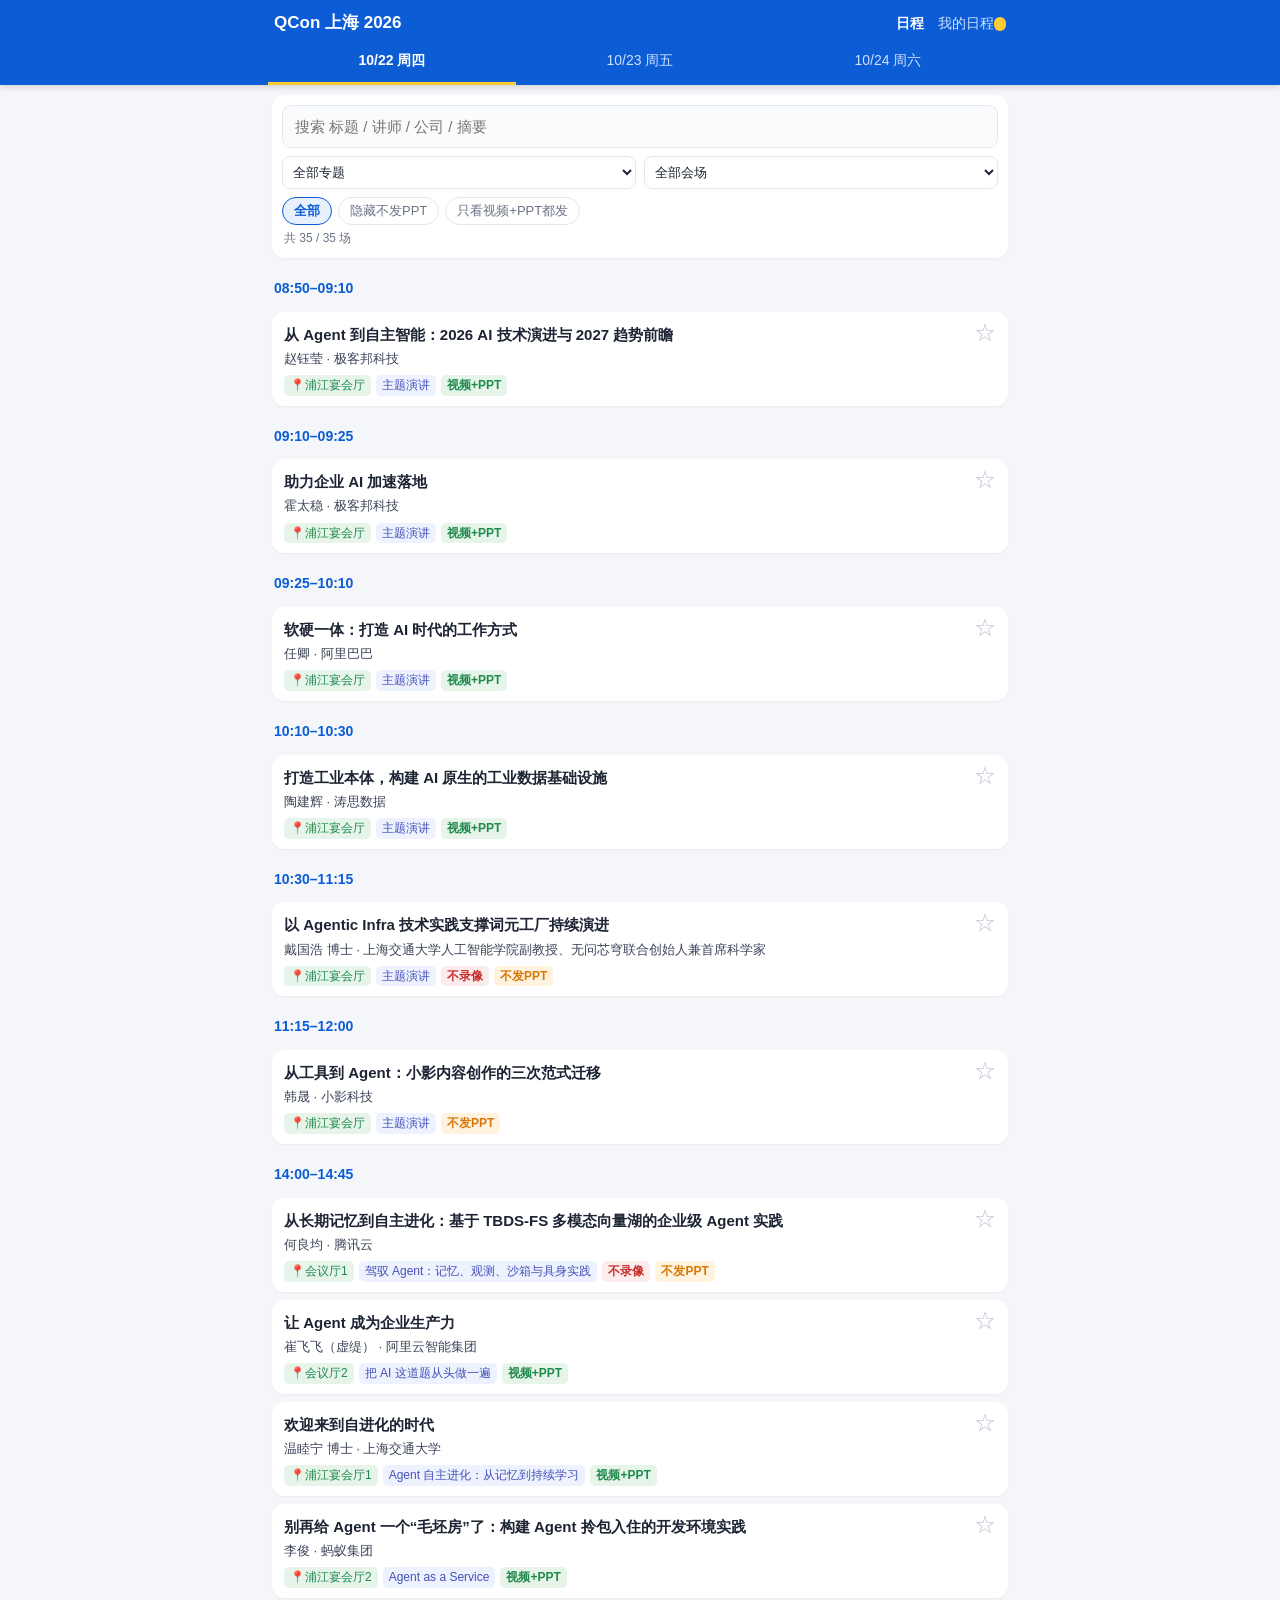
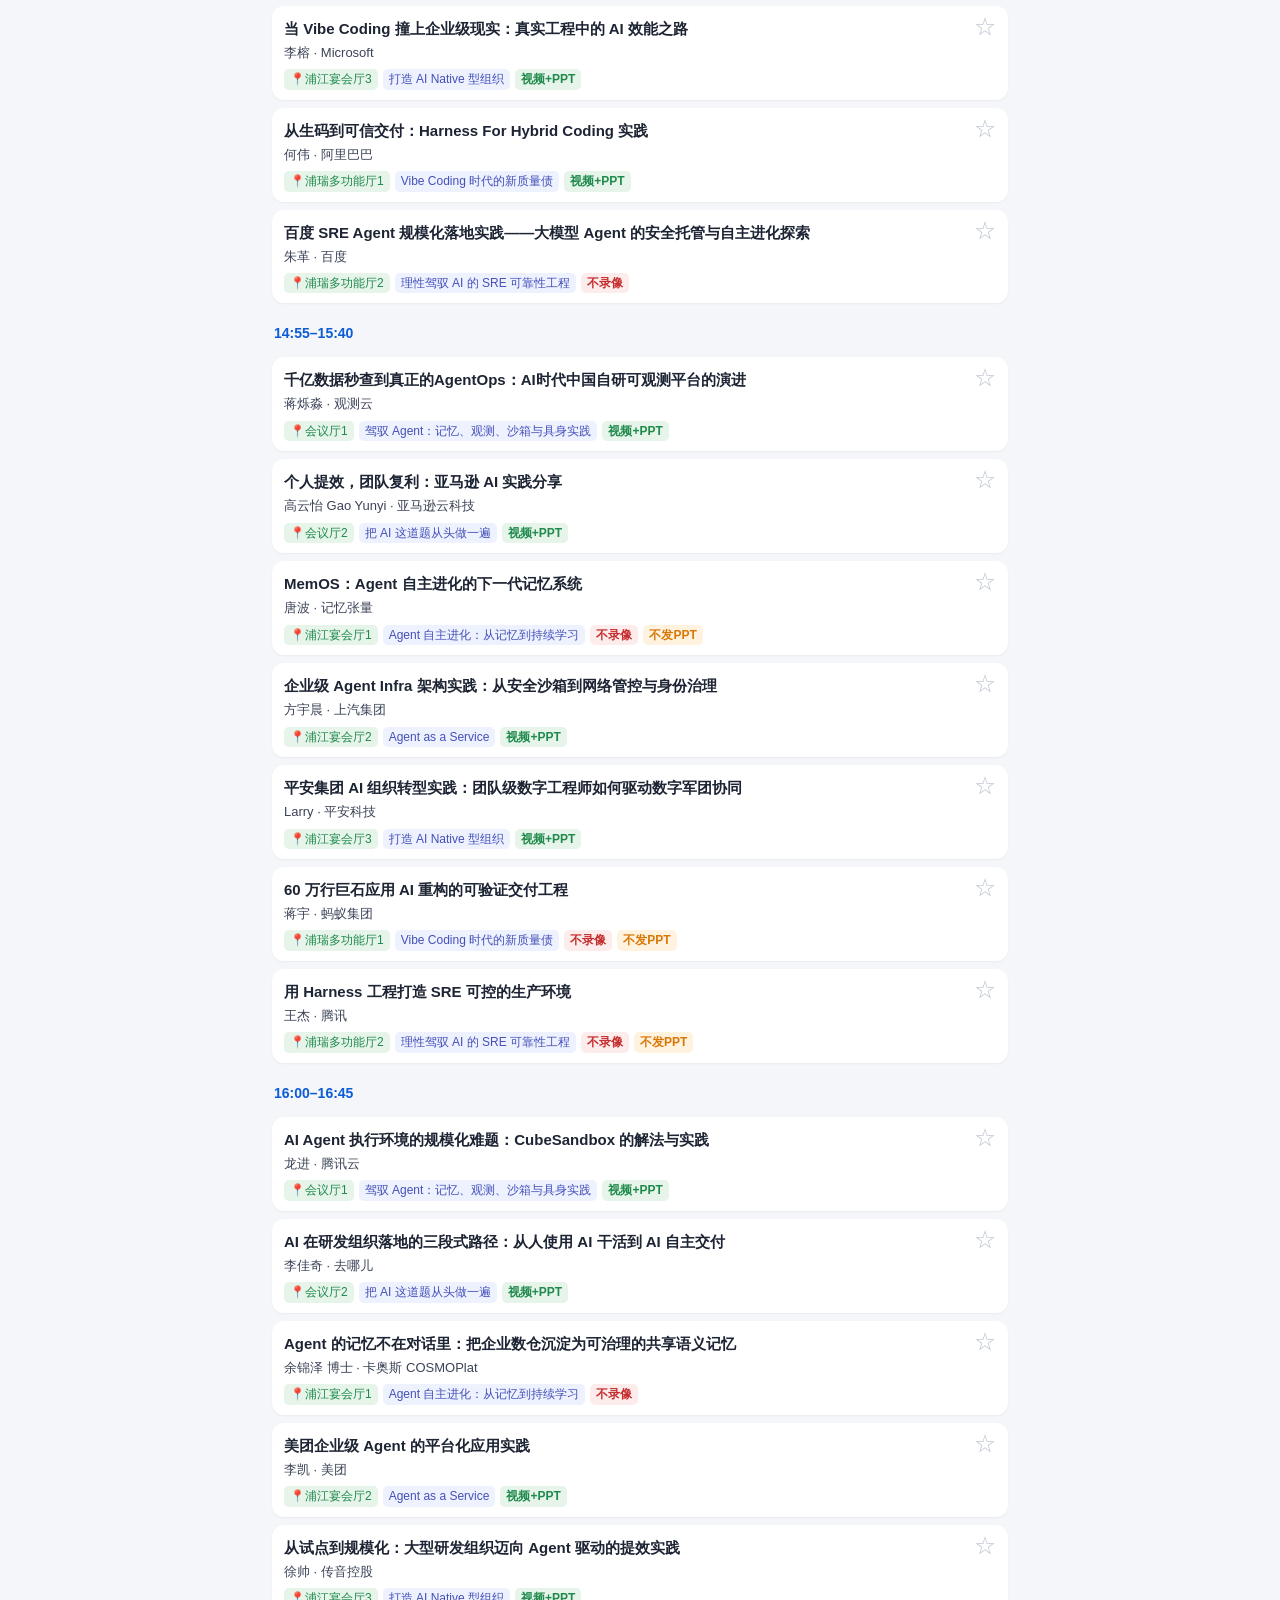
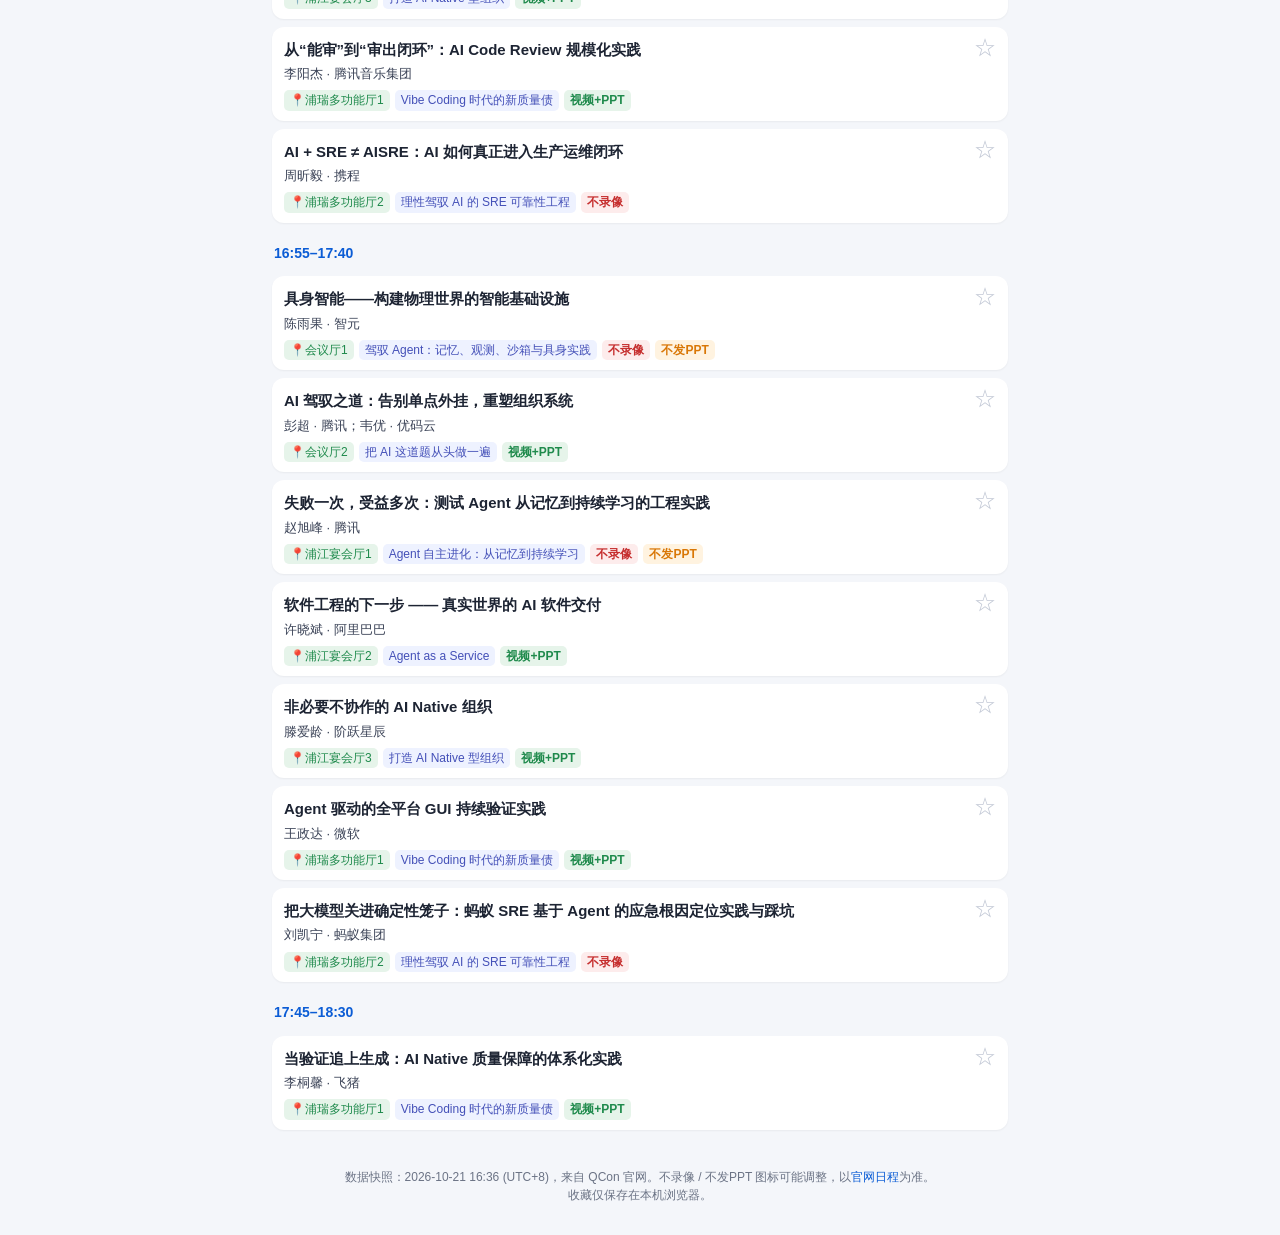
<file: index.html>
<!doctype html>
<html lang="zh-CN"><head>
<meta charset="utf-8"><meta name="viewport" content="width=device-width,initial-scale=1,viewport-fit=cover">
<meta name="theme-color" content="#0b5cd5"><title>QCon 上海 2026 · 选课助手</title>
<link rel="stylesheet" href="app.css">
</head><body>
<header id="top">
  <div class="bar"><a href="#/" class="brand">QCon 上海 2026</a>
    <nav><a href="#/" data-nav="list">日程</a><a href="#/mine" data-nav="mine">我的日程 <b id="starCount"></b></a></nav></div>
  <div id="days" class="days"></div>
</header>
<main id="app"></main>
<footer id="foot"></footer>
<script src="data.js"></script>
<script src="app.js"></script>
</body></html>
</file>
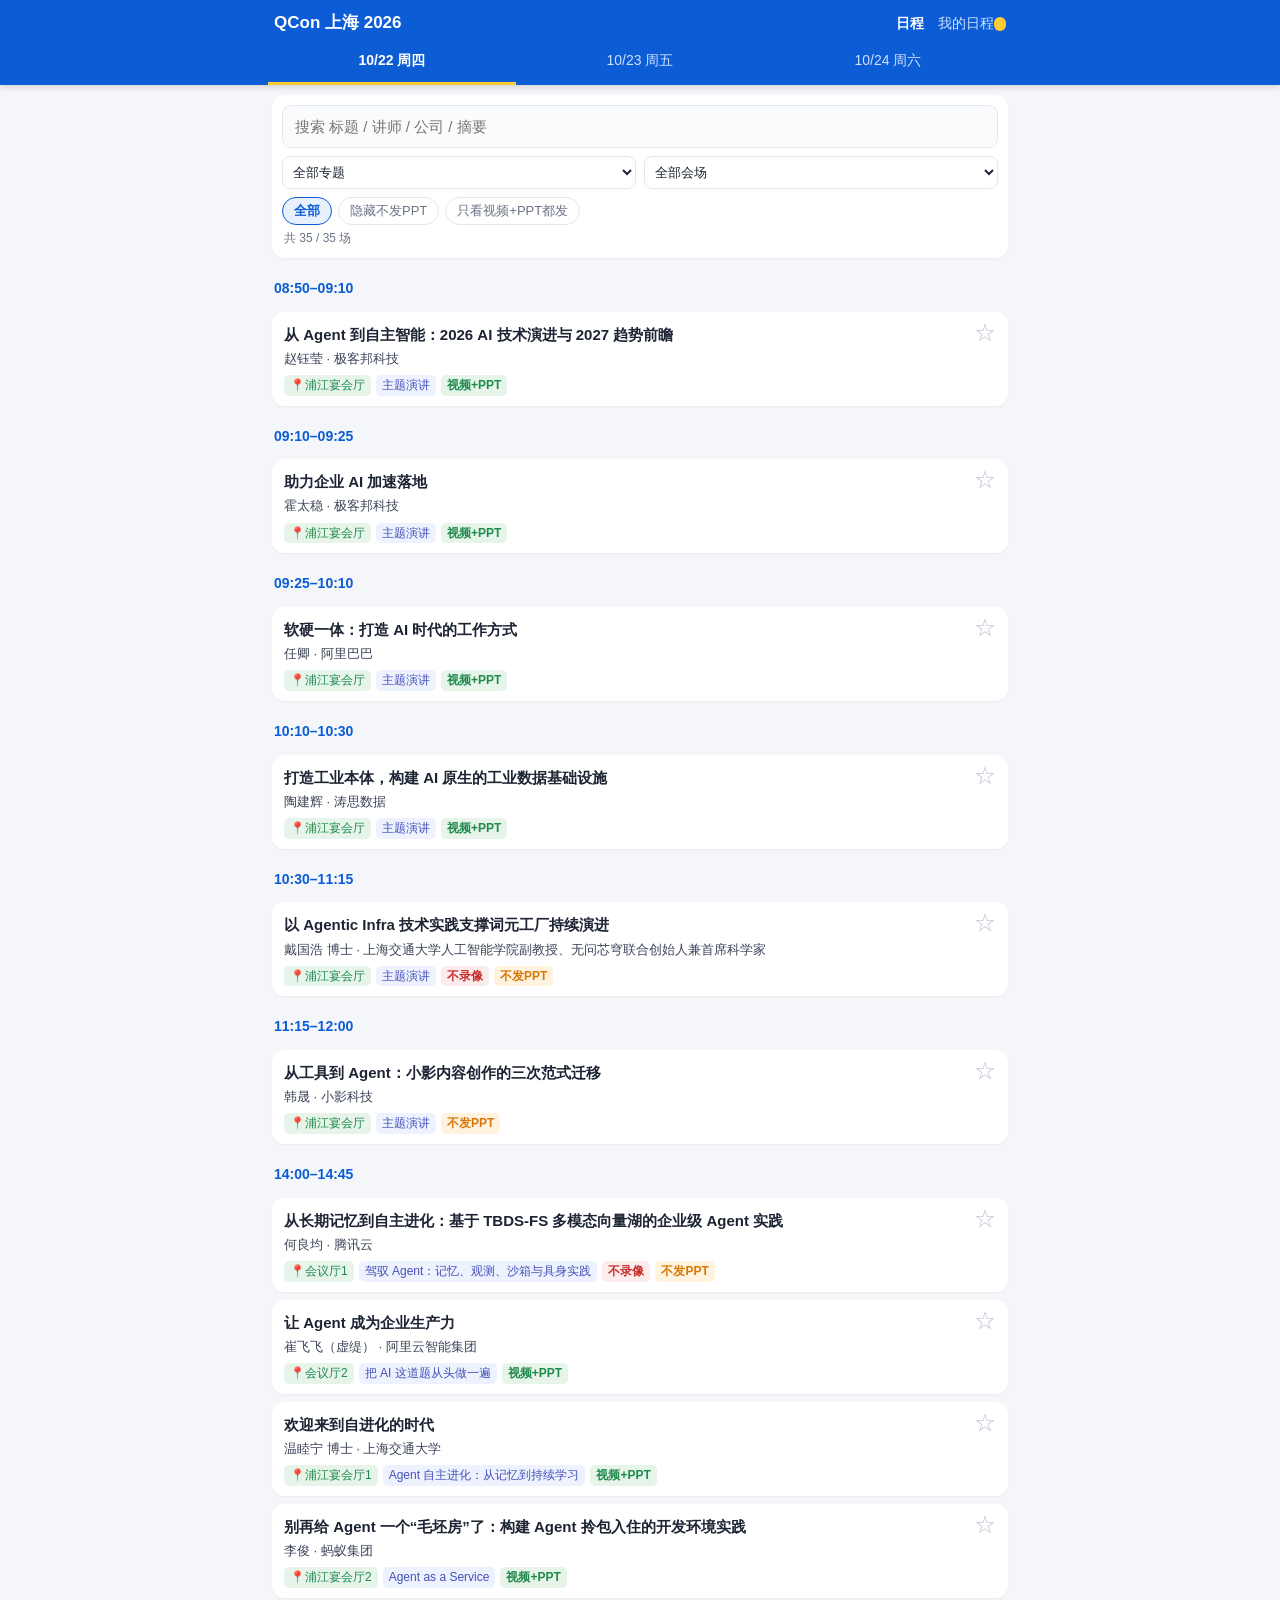
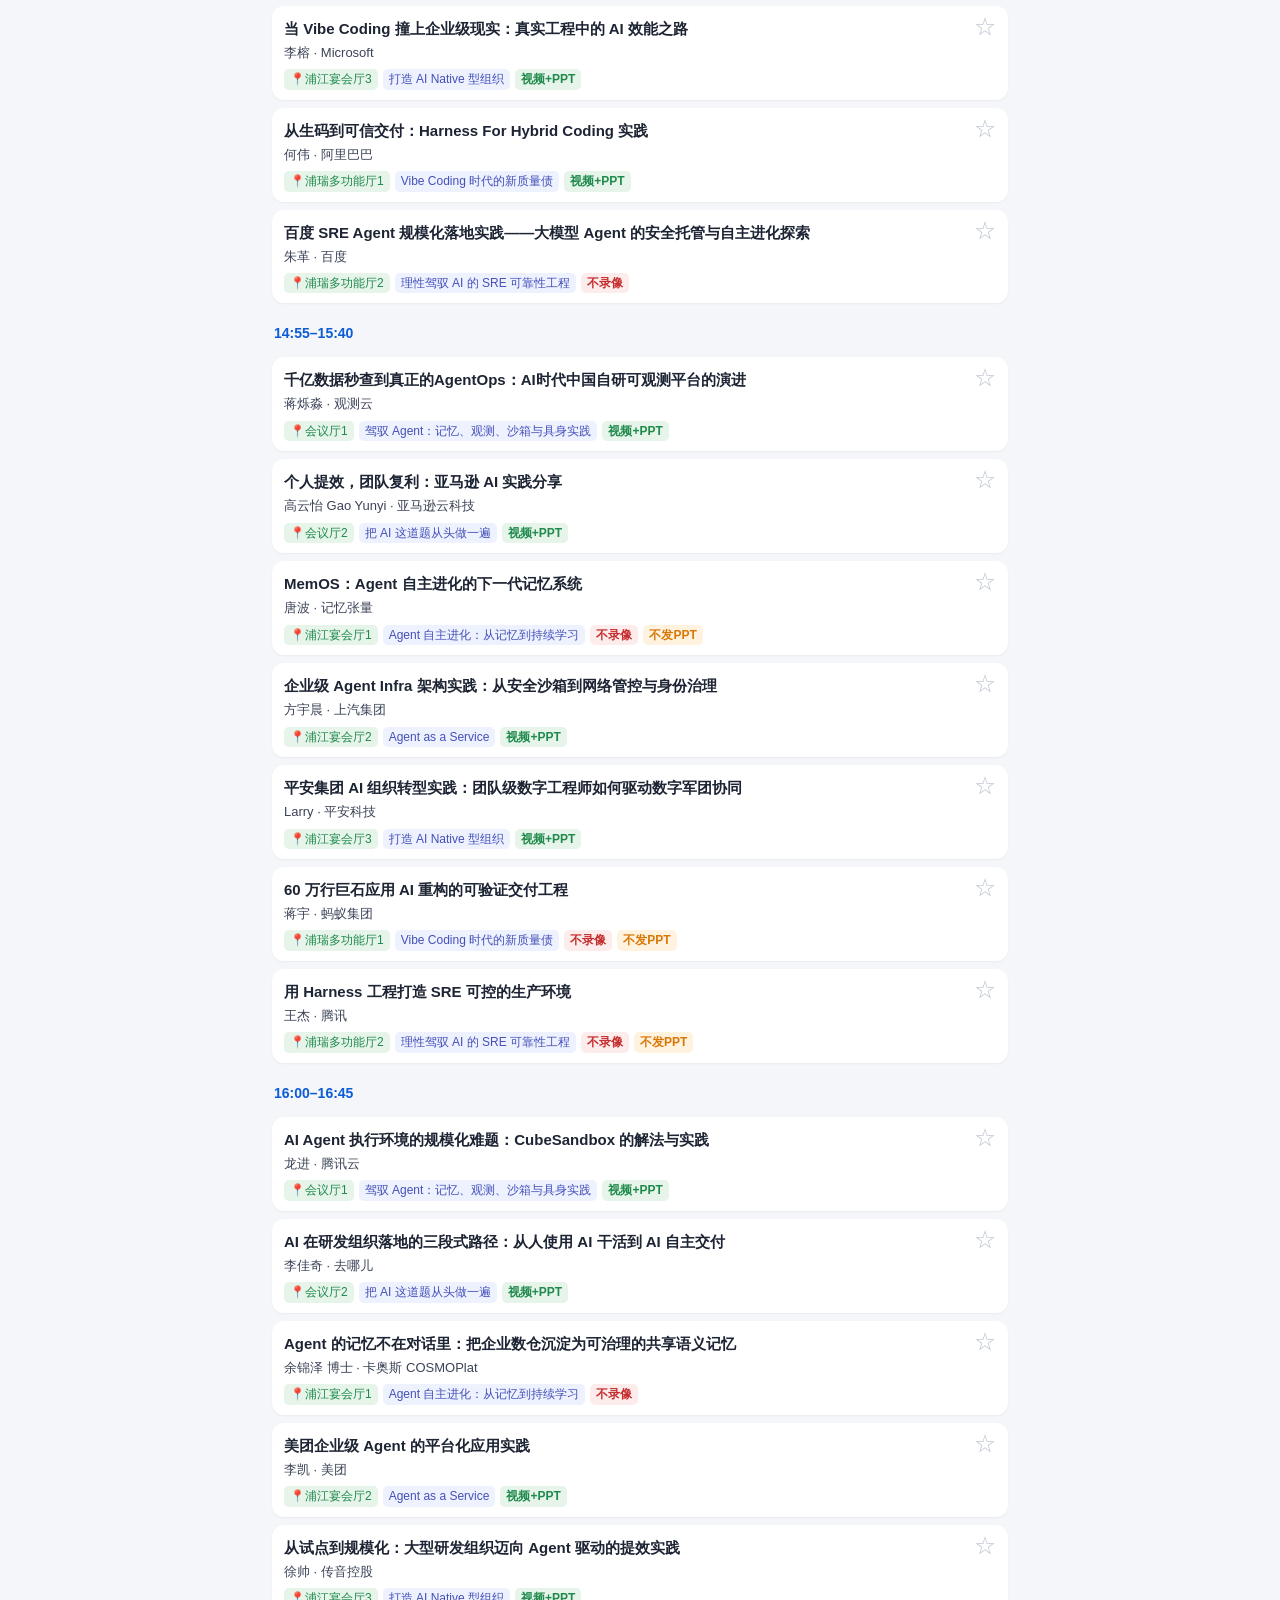
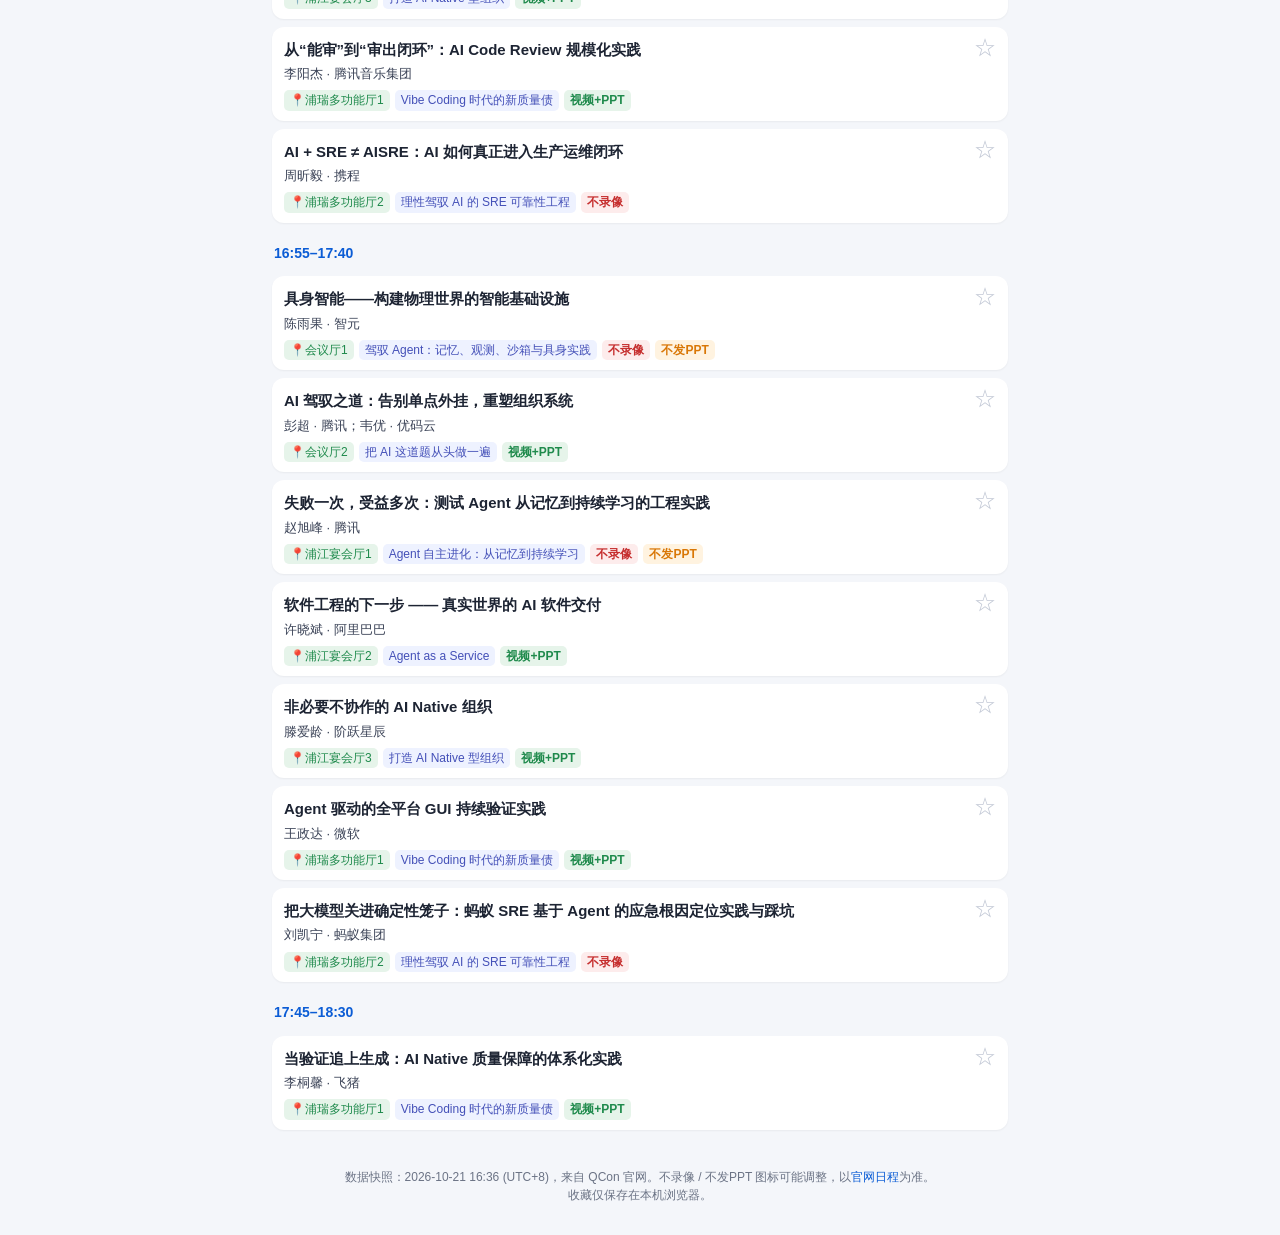
<file: qcon-sh2026.html>
<!doctype html>
<html lang="zh-CN"><head>
<meta charset="utf-8"><meta name="viewport" content="width=device-width,initial-scale=1,viewport-fit=cover">
<meta name="theme-color" content="#0b5cd5"><title>QCon 上海 2026 · 选课助手</title>
<style>:root{--b:#0b5cd5;--bg:#f4f6fa;--c:#fff;--t:#1d2433;--m:#6b7385;--l:#e3e7ef;--r:#c62f2f;--g:#1f8a4c;--o:#d97706}
*{box-sizing:border-box}html{-webkit-text-size-adjust:100%}
body{margin:0;font:15px/1.55 -apple-system,BlinkMacSystemFont,"PingFang SC","Hiragino Sans GB","Microsoft YaHei",sans-serif;background:var(--bg);color:var(--t);padding-bottom:env(safe-area-inset-bottom)}
a{color:var(--b);text-decoration:none}
header{position:sticky;top:0;z-index:10;background:var(--b);color:#fff;box-shadow:0 2px 6px rgba(0,0,0,.15)}
.bar{display:flex;align-items:center;justify-content:space-between;padding:10px 14px 6px;max-width:760px;margin:auto}
.brand{color:#fff;font-weight:700;font-size:17px}
nav a{color:#cfe0ff;margin-left:14px;font-size:14px}nav a.on{color:#fff;font-weight:600}
nav b{background:#ffcc33;color:#333;border-radius:9px;padding:0 6px;font-size:12px}
.days{display:flex;max-width:760px;margin:auto;padding:0 8px}
.days button{flex:1;background:none;border:0;color:#cfe0ff;font:inherit;font-size:14px;padding:8px 0 10px;border-bottom:3px solid transparent}
.days button.on{color:#fff;font-weight:700;border-color:#ffcc33}
main{max-width:760px;margin:auto;padding:10px 12px 30px}
.filters{background:var(--c);border-radius:12px;padding:10px;margin-bottom:10px;box-shadow:0 1px 2px rgba(0,0,0,.05)}
.filters input[type=search]{width:100%;padding:9px 12px;border:1px solid var(--l);border-radius:9px;font:inherit;background:#fafbfd}
.frow{display:flex;gap:8px;margin-top:8px}
.frow select{flex:1;min-width:0;padding:7px 6px;border:1px solid var(--l);border-radius:8px;font:inherit;font-size:13px;background:#fff;color:var(--t)}
.chips{display:flex;gap:6px;margin-top:8px;flex-wrap:wrap}
.chip{border:1px solid var(--l);background:#fff;border-radius:16px;padding:4px 11px;font-size:13px;color:var(--m)}
.chip.on{background:#e8f0fe;border-color:var(--b);color:var(--b);font-weight:600}
.count{font-size:12px;color:var(--m);margin:4px 2px 0}
.slot{margin-top:14px}
.slot h3{position:sticky;top:var(--hh,92px);z-index:5;margin:0 -12px 6px;padding:6px 14px;font-size:14px;background:var(--bg);color:var(--b)}
.card{display:block;background:var(--c);border-radius:12px;padding:11px 12px 10px;margin-bottom:8px;color:var(--t);box-shadow:0 1px 2px rgba(0,0,0,.05);position:relative}
.card .ti{font-weight:600;font-size:15px;padding-right:34px}
.card .sp{color:#3b4357;font-size:13px;margin-top:3px}
.meta{display:flex;flex-wrap:wrap;gap:5px;margin-top:6px;align-items:center}
.tag{font-size:12px;border-radius:5px;padding:1px 6px;background:#eef1f6;color:var(--m)}
.tag.room{background:#e6f4ea;color:var(--g)}
.tag.tr{background:#eef2ff;color:#4450b8}
.bad{font-size:12px;border-radius:5px;padding:1px 6px;font-weight:600}
.bad.v{background:#fdecec;color:var(--r)}.bad.p{background:#fff3e0;color:var(--o)}.bad.ok{background:#e6f4ea;color:var(--g)}
.star{position:absolute;right:6px;top:6px;border:0;background:none;font-size:22px;line-height:1;padding:4px 6px;color:#c3c9d6}
.star.on{color:#f5b301}
.empty{text-align:center;color:var(--m);padding:40px 10px}
.detail{background:var(--c);border-radius:12px;padding:14px;box-shadow:0 1px 2px rgba(0,0,0,.05)}
.detail h1{font-size:19px;line-height:1.4;margin:0 36px 8px 0}
.detail .when{color:var(--m);font-size:13px}
.sec{margin-top:16px}.sec h2{font-size:15px;margin:0 0 6px;padding-left:8px;border-left:3px solid var(--b)}
.sec .body{font-size:14px;color:#2c3344}.sec .body p{margin:.4em 0}
.spk{background:#f7f9fc;border-radius:10px;padding:10px;margin-top:8px}.spk b{font-size:15px}.spk .pos{color:var(--m);font-size:13px}
.spk .bio{font-size:13px;margin-top:6px;color:#3b4357}
.spk .bio.clamp{display:-webkit-box;-webkit-line-clamp:4;-webkit-box-orient:vertical;overflow:hidden}
.more{border:0;background:none;color:var(--b);font-size:13px;padding:2px 0}
.pn{display:flex;gap:8px;margin-top:14px}.pn a{flex:1;background:var(--c);border-radius:10px;padding:10px;font-size:13px;box-shadow:0 1px 2px rgba(0,0,0,.05);color:var(--t)}
.pn a small{display:block;color:var(--m)}.pn a.r{text-align:right}
.btn{display:inline-block;margin-top:14px;background:var(--b);color:#fff;border-radius:9px;padding:9px 14px;font-size:14px}
.back{display:inline-block;margin:2px 0 10px;font-size:14px}
.warn{background:#fff6e5;border:1px solid #f3d19c;color:#8a5a00;border-radius:10px;padding:8px 10px;font-size:13px;margin:6px 0}
.conf{outline:2px solid #f3a43b}
footer{max-width:760px;margin:auto;padding:0 14px 30px;font-size:12px;color:var(--m);text-align:center}
.legend{font-size:12px;color:var(--m);margin-top:8px}
</style>
</head><body>
<header id="top">
  <div class="bar"><a href="#/" class="brand">QCon 上海 2026</a>
    <nav><a href="#/" data-nav="list">日程</a><a href="#/mine" data-nav="mine">我的日程 <b id="starCount"></b></a></nav></div>
  <div id="days" class="days"></div>
</header>
<main id="app"></main>
<footer id="foot"></footer>
<script>window.QCON_DATA={"snapshot": "2026-10-21 16:36 (UTC+8)", "talks": [{"id": 7349, "title": "从 Agent 到自主智能：2026 AI 技术演进与 2027 趋势前瞻", "begin": "2026-10-22T08:50:00+08:00", "end": "2026-10-22T09:10:00+08:00", "room": "浦江宴会厅", "track": "主题演讲", "trackSub": "", "trackId": 2004, "noVideo": false, "noPpt": false, "speakers": [{"name": "赵钰莹", "company": "极客邦科技", "position": "总编", "bio": "<p>极客邦科技总编，全面负责 QCon、AICon 等全球品牌大会与极客时间企业版的核心内容生产，深耕云计算、人工智能及基础软件领域。<\/p>"}], "summary": "2026 年，AI 正从“能力突破”走向“规模化交付”：复杂推理、Agent、推理效率、生产级可靠性与物理 AI 持续演进，AI 开始真正进入业务系统和生产流程。\n\n2027 年，异构智能、经验驱动进化、长时程自主智能及基础设施将推动 AI 进一步从“会做事”走向“持续自主地做事”。与此同时，AI 带来的变化也不再局限于技术层面，而将深入任务分工、业务流程、组织协作与人才体系。\n\n本次演讲将回顾 2026 年 AI 技术与产业演进，展望 2027 年关键趋势，并结合金融、零售、能源等行业实践，探讨企业如何从战略、业务转化和应用落地三个层面构建 AI 能力。", "abstract": "<p>2026 年，AI 正从&ldquo;能力突破&rdquo;走向&ldquo;规模化交付&rdquo;：复杂推理、Agent、推理效率、生产级可靠性与物理 AI 持续演进，AI 开始真正进入业务系统和生产流程。 2027 年，异构智能、经验驱动进化、长时程自主智能及基础设施将推动 AI 进一步从&ldquo;会做事&rdquo;走向&ldquo;持续自主地做事&rdquo;。与此同时，AI 带来的变化也不再局限于技术层面，而将深入任务分工、业务流程、组织协作与人才体系。 本次演讲将回顾 2026 年 AI 技术与产业演进，展望 2027 年关键趋势，并结合金融、零售、能源等行业实践，探讨企业如何从战略、业务转化和应用落地三个层面构建 AI 能力。<\/p>", "outline": "", "highlights": "", "takeaways": "", "audience": "", "extra": [], "src": "page"}, {"id": 7348, "title": "助力企业 AI 加速落地", "begin": "2026-10-22T09:10:00+08:00", "end": "2026-10-22T09:25:00+08:00", "room": "浦江宴会厅", "track": "主题演讲", "trackSub": "", "trackId": 2004, "noVideo": false, "noPpt": false, "speakers": [{"name": "霍太稳", "company": "极客邦科技", "position": "创始人兼 CEO", "bio": "<p>在&nbsp;2007&nbsp;年创立&nbsp;InfoQ&nbsp;中国，2014&nbsp;年创立极客邦科技，2015&nbsp;年发起&nbsp;TGO&nbsp;鲲鹏会，2017&nbsp;年创立在线职业教育学习品牌极客时间，2019&nbsp;年开创极客时间企业版，拓展企业服务市场，2025 年创立模力工场 AGICamp，打造 AI&nbsp;原生社区。<\/p>\n\n<p>霍太稳积极践行企业社会责任，担任北京朝阳区工商联执委，东湖街道商会副会长，中国民营经济研究会理事，全国工商联人工智能委员会委员，是北京市朝阳区&ldquo;凤凰计划&rdquo;领军人才，EO&nbsp;全球创业家协会资深会员，2017&nbsp;年和王坚院士发起&nbsp;2050&nbsp;大会。清华经管学院&nbsp;EMBA。<\/p>"}], "summary": "", "abstract": "", "outline": "", "highlights": "", "takeaways": "", "audience": "", "extra": [], "src": "page"}, {"id": 7415, "title": "软硬一体：打造 AI 时代的工作方式", "begin": "2026-10-22T09:25:00+08:00", "end": "2026-10-22T10:10:00+08:00", "room": "浦江宴会厅", "track": "主题演讲", "trackSub": "", "trackId": 2004, "noVideo": false, "noPpt": false, "speakers": [{"name": "任卿", "company": "阿里巴巴", "position": "千问办公副总裁", "bio": "<p>任卿，阿里巴巴 &nbsp;/ 千问办公副总裁<\/p>"}], "summary": "", "abstract": "", "outline": "", "highlights": "", "takeaways": "", "audience": "", "extra": [], "src": "page"}, {"id": 7389, "title": "打造工业本体，构建 AI 原生的工业数据基础设施", "begin": "2026-10-22T10:10:00+08:00", "end": "2026-10-22T10:30:00+08:00", "room": "浦江宴会厅", "track": "主题演讲", "trackSub": "", "trackId": 2004, "noVideo": false, "noPpt": false, "speakers": [{"name": "陶建辉", "company": "涛思数据", "position": "创始人兼 CEO", "bio": "<p>涛思数据创始人兼 CEO，开源软件 TDengine 时序数据库主要作者，2024 年&ldquo;中国计算机学会(CCF)杰出工程师奖&rdquo;获得者。1994年中国科大毕业后，赴美留学，先后在芝加哥 Motorola、3Com 等公司从事移动互联网的研发工作。2008年回到北京，先后创办科技企业&ldquo;和信&rdquo;和&ldquo;快乐妈咪&rdquo;。2017年5月创办涛思数据，专注物联网、工业数据处理。产品 TDengine TSDB 时序数据库在2019年7月开源后，在 GitHub 全球趋势排行榜上多次排名第一。2026年7月 TDengine 升级为 AI 原生的工业数据平台，并宣布对全球中小企业永久免费，将 AI 的能力在工业、物联网场景落地，为工业数据流提供从采集、存储、实时分析到可视化、事件管理、根因分析、AI 洞察等全栈技术解决方案。涛思数据已获红杉、GGV、经纬、明势资本等多家机构超5亿 RMB 的投资。<\/p>"}], "summary": "随着大模型能力持续突破，工业 AI 的落地瓶颈正逐渐向底层数据基础设施转移。当前，工业企业普遍面临数据烟囱林立、标准不统一、业务语义缺失，以及数据存储、获取与使用环节相互割裂等挑战，大量工业数据难以被 AI 真正理解和利用。当大模型逐渐成为通用能力，企业自身的数据资产、行业知识及其组织方式，正在成为构建长期竞争力的关键。\n本次分享中，陶建辉将解析 TDengine 向 AI 原生工业数据平台演进的技术路径。依托高性能分布式时序数据库、工业本体层与工业智能体运行时，TDengine 构建了覆盖数据采集、存储、实时分析、事件管理、根因分析与 AI 洞察的完整技术体系。结合工业时序数据的特点，陶建辉还将探讨如何将高频数据流抽象为具有业务意义的事件，实现工业实时数据与大模型的高效协同。\n分享将重点展示 TDengine 的工业本体建模能力，探讨如何通过数据标准化、情景化与统一业务语义，建立设备、工序及业务流程之间的关联关系，让 AI 真正读懂工业数据。在此基础上，借助知识图谱、Skills、计算表达式与原子应用，将企业积累的行业 Know-how、业务规则和操作经验沉淀为可复用、可调用的知识资产，并通过智能体实现复杂任务的编排与执行。\n在具体应用层面，陶建辉还将展示“智能问数”“无问智推”、AI 面板智能解读与事件根因分析等能力，介绍如何让工业数据分析由被动查询走向主动洞察，将复杂事件的调查过程由数小时缩短至分钟级。同时，结合柔性软件与原子能力组装的技术思路，探讨 AI 如何改变传统工业软件的开发与交付方式，降低企业应用 AI 的技术门槛，并推动 AI 能力融入真实生产场景。\n此外，陶建辉还将阐述工业 AI“可控、可信、可审计、稳健”的安全建设框架，并结合 AI 原生工业数据平台的技术实践，探讨工业软件如何实现从“产品思维”向“基础设施思维”的战略升级。当大模型逐渐成为通用能力，数据、工业本体与行业知识将成为企业构建长期竞争力的重要资产。工业 AI 的下一轮竞争，也将越来越取决于谁能构建真正支撑 AI 规模化落地的数据基础设施——谁能成为工业世界的默认数据底座，谁就更有可能定义未来十年的产业格局。", "abstract": "<p>随着大模型能力持续突破，工业 AI 的落地瓶颈正逐渐向底层数据基础设施转移。当前，工业企业普遍面临数据烟囱林立、标准不统一、业务语义缺失，以及数据存储、获取与使用环节相互割裂等挑战，大量工业数据难以被 AI 真正理解和利用。当大模型逐渐成为通用能力，企业自身的数据资产、行业知识及其组织方式，正在成为构建长期竞争力的关键。<\/p>\n\n<p>本次分享中，陶建辉将解析 TDengine 向 AI 原生工业数据平台演进的技术路径。依托高性能分布式时序数据库、工业本体层与工业智能体运行时，TDengine 构建了覆盖数据采集、存储、实时分析、事件管理、根因分析与 AI 洞察的完整技术体系。结合工业时序数据的特点，陶建辉还将探讨如何将高频数据流抽象为具有业务意义的事件，实现工业实时数据与大模型的高效协同。<\/p>\n\n<p>分享将重点展示 TDengine 的工业本体建模能力，探讨如何通过数据标准化、情景化与统一业务语义，建立设备、工序及业务流程之间的关联关系，让 AI 真正读懂工业数据。在此基础上，借助知识图谱、Skills、计算表达式与原子应用，将企业积累的行业 Know-how、业务规则和操作经验沉淀为可复用、可调用的知识资产，并通过智能体实现复杂任务的编排与执行。<\/p>\n\n<p>在具体应用层面，陶建辉还将展示&ldquo;智能问数&rdquo;&ldquo;无问智推&rdquo;、AI 面板智能解读与事件根因分析等能力，介绍如何让工业数据分析由被动查询走向主动洞察，将复杂事件的调查过程由数小时缩短至分钟级。同时，结合柔性软件与原子能力组装的技术思路，探讨 AI 如何改变传统工业软件的开发与交付方式，降低企业应用 AI 的技术门槛，并推动 AI 能力融入真实生产场景。<\/p>\n\n<p>此外，陶建辉还将阐述工业 AI&ldquo;可控、可信、可审计、稳健&rdquo;的安全建设框架，并结合 AI 原生工业数据平台的技术实践，探讨工业软件如何实现从&ldquo;产品思维&rdquo;向&ldquo;基础设施思维&rdquo;的战略升级。当大模型逐渐成为通用能力，数据、工业本体与行业知识将成为企业构建长期竞争力的重要资产。工业 AI 的下一轮竞争，也将越来越取决于谁能构建真正支撑 AI 规模化落地的数据基础设施&mdash;&mdash;谁能成为工业世界的默认数据底座，谁就更有可能定义未来十年的产业格局。<\/p>", "outline": "", "highlights": "", "takeaways": "", "audience": "", "extra": [], "src": "page"}, {"id": 7362, "title": "以 Agentic Infra 技术实践支撑词元工厂持续演进", "begin": "2026-10-22T10:30:00+08:00", "end": "2026-10-22T11:15:00+08:00", "room": "浦江宴会厅", "track": "主题演讲", "trackSub": "", "trackId": 2004, "noVideo": true, "noPpt": true, "speakers": [{"name": "戴国浩 博士", "company": "上海交通大学人工智能学院副教授、无问芯穹联合创始人兼首席科学家", "position": "", "bio": "<p>戴国浩，现任上海交通大学人工智能学院副教授、无问芯穹联合创始人兼首席科学家、上海创智学院学位委员会委员。主要研究方向为稀疏计算电路与系统，在相关领域的国际顶级会议和期刊发表论文 80 余篇，谷歌学术施引五千余次。发表论文曾 4 次获最佳论文奖（FPGA&rsquo;25，ASP-DAC&rsquo;25，DATE&rsquo;24，ASP-DAC&rsquo;19）和 3 次获最佳论文奖提名。担任领域内多个国际会议 TPC 成员和期刊审稿人。<\/p>\n\n<p>个人荣获 2024 年度 MIT TR35、2024 算力中国 &middot; 青年先锋人物（全国年度仅评选 10 人）、2021 NeurIPS BIGANN 竞赛全球总冠军，先后斩获云帆奖 2022 明日之星、2026 璀璨明星奖项。作为联合创始人和首席科学家，在 2023 年创立了无问芯穹，立足高校科研与产业落地的交叉阵地，推动产学研深度协同，致力于打通从能源到 Token、再到生产力价值转化的完整链条，建设大规模、高效率、智能化的 AI 基础设施。<\/p>"}], "summary": "随着 Agent 应用加速爆发，Token 的使用场景正从单次推理扩展到持续推理、工具调用与复杂任务执行，词元工厂也面临着新的效率挑战。决定 AI 生产力的，不再只是模型本身的能力，更在于如何高效组织从能源、算力到 Token 产出，再到实际生产力转化的完整链路。\n\n上海交通大学人工智能学院副教授、无问芯穹联合创始人兼首席科学家戴国浩，将带来《以 Agentic Infra 技术实践支撑词元工厂持续演进》的主题分享。他将从 Agent 时代的实际需求出发，基于无问芯穹系统化的技术实践，探讨 Agentic Infra 如何通过更高效的资源组织、推理优化与系统协同，持续提升从能源到 Token 的生产效率。并进一步通过底层技术创新推动 Token 的高效利用与价值转化，让 Agent 不仅能够生成内容，更能在复杂任务中持续优化、稳定运行并交付可复现的结果，推动 Token 更高效地转化为实际的生产力。", "abstract": "<p>随着 Agent 应用加速爆发，Token 的使用场景正从单次推理扩展到持续推理、工具调用与复杂任务执行，词元工厂也面临着新的效率挑战。决定 AI 生产力的，不再只是模型本身的能力，更在于如何高效组织从能源、算力到 Token 产出，再到实际生产力转化的完整链路。<\/p>\n\n<p>上海交通大学人工智能学院副教授、无问芯穹联合创始人兼首席科学家戴国浩，将带来《以 Agentic Infra 技术实践支撑词元工厂持续演进》的主题分享。他将从 Agent 时代的实际需求出发，基于无问芯穹系统化的技术实践，探讨 Agentic Infra 如何通过更高效的资源组织、推理优化与系统协同，持续提升从能源到 Token 的生产效率。并进一步通过底层技术创新推动 Token 的高效利用与价值转化，让 Agent 不仅能够生成内容，更能在复杂任务中持续优化、稳定运行并交付可复现的结果，推动 Token 更高效地转化为实际的生产力。<\/p>", "outline": "", "highlights": "", "takeaways": "", "audience": "", "extra": [], "src": "page"}, {"id": 7338, "title": "从工具到 Agent：小影内容创作的三次范式迁移", "begin": "2026-10-22T11:15:00+08:00", "end": "2026-10-22T12:00:00+08:00", "room": "浦江宴会厅", "track": "主题演讲", "trackSub": "", "trackId": 2004, "noVideo": false, "noPpt": true, "speakers": [{"name": "韩晟", "company": "小影科技", "position": "创始人 & CEO", "bio": "<p>韩晟，国家高层次人才特殊支持计划科技创业领军人才、杭州市年度创业人物、福布斯中国出海领军人物。2012 年创办小影科技，带领团队研发首款视频创作软件上线不到两年，实现全球用户突亿并被谷歌授予&ldquo;顶尖开发者&rdquo;的称号。此后公司旗下 ToC 应用矩阵出海全球 200 多个国家和地区，服务超 25 亿用户。<\/p>\n\n<p>2024 年主导推出 ToB 品牌影伙引擎，聚合公司积累的全球市场洞察、本地化运营、技术能力，下设智慧视频创作解决方案、AI 短剧创作解决方案等业务，对标服务于智能硬件厂商、出海短剧平台，与荣耀、九州文化等头部企业达成合作。<\/p>"}], "summary": "当“生成视频”越来越容易，内容创作真正的难题是什么？\n\nAI 正在推动内容创作经历三次变化：从工具降低操作门槛，到 AIGC 降低内容生产成本，再到 Agent 开始理解目标、调用工具、组织流程并完成交付。过去，AI 解决的是“如何更快生成”；今天，新的问题变成了“如何让 AI 把一个复杂的创作任务真正做完”。\n\n本次分享将以小影科技十余年的影像创作实践为主线，拆解从工具、生成到 Agent 的三次产品与技术迁移，并讨论当单点模型能力逐渐成为基础设施后，内容创作产品需要重新解决哪些工程问题：如何理解复杂创作需求，如何编排多种模型与工具，如何控制生成效果，如何利用用户数据形成反馈闭环，以及如何在真实业务中实现规模化交付。\n\n分享将结合 AI 音乐 MV、ToB 智能硬件等案例，介绍小影 Content Agent 在垂类模型、Agent 基础设施、端云协同与成本优化上的实践，分享从“AI 帮用户生成内容”走向“AI 协助用户完成创作”的探索与思考。", "abstract": "<p>当&ldquo;生成视频&rdquo;越来越容易，内容创作真正的难题是什么？<\/p>\n\n<p>AI 正在推动内容创作经历三次变化：从工具降低操作门槛，到 AIGC 降低内容生产成本，再到 Agent 开始理解目标、调用工具、组织流程并完成交付。过去，AI 解决的是&ldquo;如何更快生成&rdquo;；今天，新的问题变成了&ldquo;如何让 AI 把一个复杂的创作任务真正做完&rdquo;。<\/p>\n\n<p>本次分享将以小影科技十余年的影像创作实践为主线，拆解从工具、生成到 Agent 的三次产品与技术迁移，并讨论当单点模型能力逐渐成为基础设施后，内容创作产品需要重新解决哪些工程问题：如何理解复杂创作需求，如何编排多种模型与工具，如何控制生成效果，如何利用用户数据形成反馈闭环，以及如何在真实业务中实现规模化交付。<\/p>\n\n<p>分享将结合 AI 音乐 MV、ToB 智能硬件等案例，介绍小影 Content Agent 在垂类模型、Agent 基础设施、端云协同与成本优化上的实践，分享从&ldquo;AI 帮用户生成内容&rdquo;走向&ldquo;AI 协助用户完成创作&rdquo;的探索与思考。<\/p>", "outline": "", "highlights": "", "takeaways": "", "audience": "", "extra": [], "src": "page"}, {"id": 7391, "title": "从长期记忆到自主进化：基于 TBDS-FS 多模态向量湖的企业级 Agent 实践", "begin": "2026-10-22T14:00:00+08:00", "end": "2026-10-22T14:45:00+08:00", "room": "会议厅1", "track": "驾驭 Agent：记忆、观测、沙箱与具身实践", "trackSub": "解决方案专场", "trackId": 2009, "noVideo": true, "noPpt": true, "speakers": [{"name": "何良均", "company": "腾讯云", "position": "TBDS 存储研发负责人", "bio": "<p>拥有17年大数据/AI存储研发与架构经验，先后任职京东、阿里云EMR和腾讯云TBDS，长期深耕HDFS、JuiceFs和缓存加速等技术。曾主导数千节点集群跨机房迁移、版本升级及存算分离项目，节省成本超千万。在TBDS主要负责TBDSFS研发，支持批、OLAP、多模态湖仓检索、AI训推等计算场景的大规模、高性能数据存储和访问需求。<\/p>"}], "summary": "基于 TBDS-FS、Ray、混合检索和评测体系，构建面向 Agent 自主进化的多模态记忆湖:统一管理原文、图片、Chunk、Embedding、轨迹、反馈及版本，通过向量检索、BM25、RRF 和 Reranker 召回经验，利用 Ray 完成分布式解析、反思提炼和索引构建。", "abstract": "<p>企业 Agent 上线后，如何从任务、反馈和失败中持续学习，而不是每次从零开始?<br>\n我们基于 TBDS-FS、Ray、混合检索和评测体系，构建面向 Agent 自主进化的多模态记忆湖:统一管理原文、图片、Chunk、Embedding、轨迹、反馈及版本，通过向量检索、BM25、RRF 和 Reranker 召回经验，利用 Ray 完成分布式解析、反思提炼和索引构建。实践覆盖千万级 Chunk、TB 级数据，实现分钟级增量更新，并通过离线评测、灰度发布和版本回滚控制错误进化。过程中解决了小文件、权限穿透、重复记忆、模型升级及旧知识残留等问题。<\/p>", "outline": "<p>1.为什么企业 Agent 必须具备自主进化能力<br>\n2.Agent 自主进化的闭环架构<br>\n3.为什么长期记忆不能只是一个向量数据库<br>\n4. TBDS-FS 多模态记忆湖的统一建模<br>\n5.混合检索如何让 Agent 想起正确经验<br>\n6. Ray + TBDS-FS 构建分布式进化流水线<br>\n7. 如何避免 Agent 越学越错<br>\n8.版本、权限和遗忘机制<br>\n9.实践效果、指标体系与踩坑<br>\n10.总结:自主进化的三个层次<\/p>", "highlights": "", "takeaways": "<p>1、获得一套可落地的自主进化架构:理解观察、记忆、反思、评测、发布和遗忘的完整闭环。<br>\n2、理解向量数据库与向量湖的边界:避免把企业 Agent Memory 简化为向量数据库选型。<br>\n3、了解 Ray 与统一存储的规模化实践:处理分布式解析、Embedding、索引构建<br>\n失败重试和增量发布。<\/p>", "audience": "<p>适合正在建设或运营企业级 Agent 的架构师、AI 平台与 RAG 工程师，以及关注多模态数据底座、检索系统和 AI 治理的大数据平台工程师<\/p>", "extra": [], "src": "page"}, {"id": 7411, "title": "让 Agent 成为企业生产力", "begin": "2026-10-22T14:00:00+08:00", "end": "2026-10-22T14:45:00+08:00", "room": "会议厅2", "track": "把 AI 这道题从头做一遍", "trackSub": "AI 侦察团技术专场", "trackId": 2012, "noVideo": false, "noPpt": false, "speakers": [{"name": "崔飞飞（虚缇）", "company": "阿里云智能集团", "position": "高级解决方案架构师", "bio": "<p>阿里云智能集团高级解决方案架构师，长期服务金融、零售、游戏等行业客户，主导或参与 AIA Agentic Platform、博世 AI Hub、滔搏企业智能体平台等项目落地。专注 Agent 在企业中的规模化应用，覆盖场景规划、平台架构、多智能体协作、效果优化与评估，致力于推动智能体从单点试验走向可治理、可度量、可持续运营的企业生产力。<\/p>"}], "summary": "单个 Agent 演示效果不错，但进入业务一线后，知识、工具和岗位流程彼此割裂，数据权限与效果评估也难以理清。本次分享将通过滔搏、易点天下和满帮三家企业的真实实践，带你了解 Agent 如何深入门店经营、广告投放和稳定性运维，让员工从取数、盯盘和串流程，转向目标设定、关键确认与结果验收，并将老员工经验沉淀为新人可直接调用的技能。你还将看到经营分析从约2小时缩短至20分钟、运营人均效率提升40%以上、重大风险定位缩短至约1分钟的实际成效，以及企业如何选场景、定责任、衡量效果，并借助阿里云 AgentCore 构建可协作、可治理、可度量的企业级智能体体系。\n\n很多企业的经历是：单个 Agent 演示效果不错，一到业务一线，知识和工具各建一套，岗位之间接不起来，数据权限说不清，效果也算不明白。本次分享从三家企业的真实落地讲起：滔搏让 4000 多家门店的店长和一线员工用上经营分析、练货陪练和顾客维护助手，单次经营分析从约 2 小时缩短到约 20 分钟；易点天下让智能体串起广告投放全链路，核心执行类工作约一半由 AI 承担，运营人均效率提升 40% 以上；满帮把值班巡检和故障应急交给 7×24 小时运转的\"稳定性数字人\"，重大风险定位从拉群排查数小时缩短到 1 分钟左右。你会看到这些团队的工作流具体发生了哪些变化：人从亲自取数、盯盘、串流程，转向定目标、做关键确认、验收结果；老员工的经验被整理成可复用的技能，新人可以直接调用。最后，我们总结三家企业共用的方法：怎样选场景、谁来负责、如何衡量效果，以及支撑这些变化的阿里云 AgentCore 平台能力。", "abstract": "<p>单个 Agent 演示效果不错，但进入业务一线后，知识、工具和岗位流程彼此割裂，数据权限与效果评估也难以理清。本次分享将通过滔搏、易点天下和满帮三家企业的真实实践，带你了解 Agent 如何深入门店经营、广告投放和稳定性运维，让员工从取数、盯盘和串流程，转向目标设定、关键确认与结果验收，并将老员工经验沉淀为新人可直接调用的技能。你还将看到经营分析从约2小时缩短至20分钟、运营人均效率提升40%以上、重大风险定位缩短至约1分钟的实际成效，以及企业如何选场景、定责任、衡量效果，并借助阿里云 AgentCore 构建可协作、可治理、可度量的企业级智能体体系。<\/p>\n\n<p>很多企业的经历是：单个 Agent 演示效果不错，一到业务一线，知识和工具各建一套，岗位之间接不起来，数据权限说不清，效果也算不明白。本次分享从三家企业的真实落地讲起：滔搏让 4000 多家门店的店长和一线员工用上经营分析、练货陪练和顾客维护助手，单次经营分析从约 2 小时缩短到约 20 分钟；易点天下让智能体串起广告投放全链路，核心执行类工作约一半由 AI 承担，运营人均效率提升 40% 以上；满帮把值班巡检和故障应急交给 7&times;24 小时运转的&quot;稳定性数字人&quot;，重大风险定位从拉群排查数小时缩短到 1 分钟左右。你会看到这些团队的工作流具体发生了哪些变化：人从亲自取数、盯盘、串流程，转向定目标、做关键确认、验收结果；老员工的经验被整理成可复用的技能，新人可以直接调用。最后，我们总结三家企业共用的方法：怎样选场景、谁来负责、如何衡量效果，以及支撑这些变化的阿里云 AgentCore 平台能力。<\/p>", "outline": "<p>一、AI 进业务一线的真问题<\/p>\n\n<ul>\n\t<li>能演示不等于能用：知识和工具重复建设、多个岗位接不起来、权限边界不清、效果难衡量、出了错找不到原因、上线后没人负责。<\/li>\n\t<li>工具省下的是操作，省不下的是人：一个人盯 5 个系统，应急时一次要打开 6 个平台。<\/li>\n<\/ul>\n\n<p>二、案例一：滔搏&mdash;&mdash;让每家门店都有&quot;专业助手&quot;<\/p>\n\n<ul>\n\t<li>背景：4360 家实体门店、3700 家小程序店铺、20 多个合作品牌，最有经验的人不可能同时出现在每一家店。<\/li>\n\t<li>一线练货：经营数据发现商品卖得不好，结合现场反馈确认训练需求，再自动准备商品资料、安排陪练和补练；单月 1.7 万多人参与练货，累计 39 万多次。<\/li>\n\t<li>小程序店长做顾客维护：一个人管一家店，AI 帮他筛选优先维护的顾客、匹配商品、准备话术，店长确认后跟进；顾客唤醒率从 8.0% 提升到 12.0%，触达后成交率从 2.0% 提升到 2.8%。<\/li>\n\t<li>门店经营探索：&quot;不加人、不额外打折，这个周末怎么安排？&quot;跨系统分析后形成主推、陈列和顾客维护计划，数据权限随岗位配置；单次分析从约 2 小时缩短到约 20 分钟。<\/li>\n<\/ul>\n\n<p>三、案例二：易点天下&mdash;&mdash;智能体接管广告投放全链路<\/p>\n\n<ul>\n\t<li>背景：服务 1 万多家出海企业，投放链路长、跨系统协同多，异常排查依赖个人经验。<\/li>\n\t<li>从竞品调研、渠道接洽、投放配置、实时监控、策略调优到对账结算，六个环节由智能体串起来；涉及资金和核心配置的节点由人确认，&quot;Agent 跑流程，人守关口&quot;。<\/li>\n\t<li>把老师傅的经验整理成可复用的技能：新人直接调用统一的诊断方法，异常诊断从小时级缩短到分钟级。<\/li>\n\t<li>成效：核心执行类工作约 50% 由 AI 覆盖，运营人均效率提升 40% 以上，100 多个 Agent 每天在生产中运行。<\/li>\n<\/ul>\n\n<p>四、案例三：满帮&mdash;&mdash;7&times;24 小时的&quot;稳定性数字人&quot;<\/p>\n\n<ul>\n\t<li>背景：业务提速要求人更少、产出更高，系统却越来越复杂，值班和应急两头承压。<\/li>\n\t<li>巡检、诊断、答疑、应急四类工作交给数字人：人工盯盘变为每 10 分钟自动巡检并推送到钉钉群，重大风险自动梳理并进入治理流程。<\/li>\n\t<li>成效：重大风险定位中位数约 1 分钟，准确率 90% 以上；处置动作经授权后执行，全程留痕、可回滚。<\/li>\n<\/ul>\n\n<p>五、三家企业的共同做法<\/p>\n\n<ul>\n\t<li>人的角色变了：从亲自取数、盯盘、串流程，转向定目标、做关键确认、验收结果。<\/li>\n\t<li>选场景：高频、刚需、可衡量，先定好原流程的耗时和验收标准。<\/li>\n\t<li>定责任：业务部门做场景负责人，IT 保障系统接入和权限，AI 团队负责效果优化。<\/li>\n\t<li>算效果：同时看使用与采纳、质量与可靠性、效率与成本、业务价值。<\/li>\n<\/ul>\n\n<p>六、背后的产品技术能力<\/p>\n\n<ul>\n\t<li>智能体构建与治理平台 AgentCore：不同来源的 Agent 统一管理，多个 Agent 与人协同完成任务，权限与审计贯穿全程。<\/li>\n\t<li>Agent 观测与优化：每一步可追溯，用真实业务反馈持续评估和改进，让每个 Agent 越用越聪明。<\/li>\n<\/ul>", "highlights": "", "takeaways": "<ul>\n\t<li>看清 AI 进入非技术团队后，一线岗位的工作流具体怎么变：哪些交给 AI，哪些仍由人把关。<\/li>\n\t<li>三个可对照的行业案例：零售门店、广告营销、平台稳定性，附落地前后的效果数据。<\/li>\n\t<li>一套落地方法：怎样选第一个场景、怎样把老员工的经验变成组织可复用的能力、业务和 IT 怎样分工。<\/li>\n\t<li>一份衡量清单：除了&quot;用了多少次&quot;，还要看采纳率、正确率、成本和业务结果。<\/li>\n\t<li>了解支撑多个 Agent 规模化运行的平台能力，判断自家企业下一步该补什么。<\/li>\n<\/ul>", "audience": "", "extra": [], "src": "page"}, {"id": 7357, "title": "欢迎来到自进化的时代", "begin": "2026-10-22T14:00:00+08:00", "end": "2026-10-22T14:45:00+08:00", "room": "浦江宴会厅1", "track": "Agent 自主进化：从记忆到持续学习", "trackSub": "", "trackId": 1962, "noVideo": false, "noPpt": false, "speakers": [{"name": "温睦宁 博士", "company": "上海交通大学", "position": "人工智能学院研究助理教授", "bio": "<p>温睦宁，上海交通大学人工智能学院研究助理教授，主要研究方向为强化学习、大模型智能体以、多智能体系统及其在各种工业领域的应用。在过往的学术生涯中，温睦宁致力于开发先进的强化学习算法，以提升语言智能体或多智能体系统在动态环境中的自我进化能力，温睦宁还深入参与了这些算法在昇腾、壁仞、沐曦等国产GPU算子以及AI infra开发等领域的应用落地。他在NeurIPS、ICML、ICLR等顶级学术会议上发表论文三十余篇，谷歌学术引用量3000余次，并自长期担任相应会议/期刊的领域主席。<\/p>"}], "summary": "本演讲围绕“自进化智能体”这一前沿方向，系统介绍其核心思想、关键技术及在国产硬件算子生成中的实际应用。报告首先从AI落地“最后一公里”问题出发，引出传统大模型在垂域场景中面临的泛化不足与高成本迭代瓶颈，进而介绍自进化智能体的常见技术范式与实践技巧。在此基础上，报告会进一步结合国产GPU算子生成与优化场景，展示自进化智能体在实际任务中的应用。通过真实实验结果，说明该方法如何突破算子开发依赖专家、效率低下等瓶颈，实现高正确率与显著性能提升。最后，报告将讨论这一范式在算力生态、AI for AI及未来智能系统中的潜在价值与发展方向。", "abstract": "<p>本演讲围绕&ldquo;自进化智能体&rdquo;这一前沿方向，系统介绍其核心思想、关键技术及在国产硬件算子生成中的实际应用。报告首先从AI落地&ldquo;最后一公里&rdquo;问题出发，引出传统大模型在垂域场景中面临的泛化不足与高成本迭代瓶颈，进而介绍自进化智能体的常见技术范式与实践技巧。在此基础上，报告会进一步结合国产GPU算子生成与优化场景，展示自进化智能体在实际任务中的应用。通过真实实验结果，说明该方法如何突破算子开发依赖专家、效率低下等瓶颈，实现高正确率与显著性能提升。最后，报告将讨论这一范式在算力生态、AI for AI及未来智能系统中的潜在价值与发展方向。<\/p>", "outline": "<ol>\n\t<li>AI 落地的&ldquo;最后一公里&rdquo;问题\n\t<ul>\n\t\t<li>通用模型与垂域需求的矛盾<\/li>\n\t\t<li>自进化智能体的通用架构今年的一些前沿自进化方法介绍<\/li>\n\t<\/ul>\n\t<\/li>\n\t<li>基于记忆的智能体自进化方法\n\t<ul>\n\t\t<li>记忆驱动的自进化系统建模<\/li>\n\t\t<li>MemRL方法分析<\/li>\n\t\t<li>技术的深入与扩展<\/li>\n\t<\/ul>\n\t<\/li>\n\t<li>垂域冷启动应用：NPU算子生成\n\t<ul>\n\t\t<li>算子优化任务特性<\/li>\n\t\t<li>自进化在算子优化任务中的应用方法<\/li>\n\t\t<li>应用效果实例<\/li>\n\t\t<li>可能的技术扩展方向<\/li>\n\t<\/ul>\n\t<\/li>\n<\/ol>", "highlights": "<ul>\n\t<li>紧扣当前火热的 RSI 技术风口<\/li>\n\t<li>尽可能去模型迭代过程中的&ldquo;稳定性-可塑性&rdquo;<\/li>\n<\/ul>\n\n<p>&nbsp;&nbsp;<br>\n<strong>听众收益：<\/strong>了解RSI到底是什么，获取些对RSI前沿技术与应用的感知或启发<\/p>", "takeaways": "", "audience": "", "extra": [{"title": "实践痛点", "html": "<ul>\n\t<li>技术方向目前尚未收敛，试错风险与成本仍旧偏高<\/li>\n\t<li>有效性与基模性能强相关，强基模成本仍旧高昂<\/li>\n<\/ul>"}], "src": "page"}, {"id": 7266, "title": "别再给 Agent 一个“毛坯房”了：构建 Agent 拎包入住的开发环境实践", "begin": "2026-10-22T14:00:00+08:00", "end": "2026-10-22T14:45:00+08:00", "room": "浦江宴会厅2", "track": "Agent as a Service", "trackSub": "", "trackId": 1967, "noVideo": false, "noPpt": false, "speakers": [{"name": "李俊", "company": "蚂蚁集团", "position": "Agent 工程师", "bio": "<p>长期从事研发效能与云研发基础设施，2019 年起参与 Cloud IDE / 研发容器建设，后续推动自测上云与联调环境产品化。近年聚焦 Agent 时代的研发环境：如何让线下联调从「人点控制台」变为「Agent 可自主跑闭环」。主导/参与 AI 研发环境（ADE）方向，落地沙箱、Artifact 文件系统与 Agent 友好终端等能力，服务大规模微服务与联调场景。<\/p>"}], "summary": "AI Coding 把个人写码效率抬高后，整条链路仍常卡在联调：环境搭不齐、流量跑不准、问题查不清、环境养不住。根因接近阿姆达尔定律——生码只占链路一部分，环境与验证才是新瓶颈。本演讲基于大型微服务体系线下联调实践，讲述如何把既有 DEV/Stable 地图上翻为 Agent 可使用的 AI 研发环境（ADE）：以沙箱提供可日抛执行面，以 Artifact FS 统一上下文与产物，以 Agent 友好终端提供可观测可编排的行动语言。分享从「给人用的 1.0–3.0」到「给 Agent 用」的选型取舍、踩坑与可量化收益，以及人机协同边界如何划。", "abstract": "<p>AI Coding 把个人写码效率抬高后，整条链路仍常卡在联调：环境搭不齐、流量跑不准、问题查不清、环境养不住。根因接近阿姆达尔定律&mdash;&mdash;生码只占链路一部分，环境与验证才是新瓶颈。本演讲基于大型微服务体系线下联调实践，讲述如何把既有 DEV/Stable 地图上翻为 Agent 可使用的 AI 研发环境（ADE）：以沙箱提供可日抛执行面，以 Artifact FS 统一上下文与产物，以 Agent 友好终端提供可观测可编排的行动语言。分享从「给人用的 1.0&ndash;3.0」到「给 Agent 用」的选型取舍、踩坑与可量化收益，以及人机协同边界如何划。<\/p>", "outline": "<ul>\n\t<li><strong>背景<\/strong>：Coding 提速后，环境与验证为何成为新瓶颈（案例 + 数据）<\/li>\n\t<li><strong>问题拆解<\/strong>：搭不齐 / 跑不准 / 查不清 / 养不住，对 Agent 闭环的放大效应<\/li>\n\t<li><strong>演进回顾<\/strong>：工具&rarr;产品&rarr;解决方案&rarr;可测性专项，为何仍不够<\/li>\n\t<li><strong>技术方案<\/strong>：ADE 三件套&mdash;&mdash;沙箱、Artifact FS、Agent 友好终端（架构与关键决策）<\/li>\n\t<li><strong>实践与踩坑<\/strong>：冷启动、输出灌爆 Context、环境漂移、权限与隔离 tradeoff<\/li>\n\t<li><strong>效果与边界<\/strong>：哪些环节可 Agent 自主，哪些必须人指挥；总结与展望<\/li>\n<\/ul>", "highlights": "<ul>\n\t<li>把 Infra 主用户从「人」切换为「Agent」，同一张线下地图做 Agent 化，而不是另建一套演示环境<\/li>\n\t<li>用「沙箱 + Artifact FS + Agent 终端」拼出可写、可记、可观测的闭环，而不是只堆更多 Coding Agent 插件<\/li>\n<\/ul>", "takeaways": "<ul>\n\t<li>建立「环境与验证驱动」的判断框架<\/li>\n\t<li>拿到可落地的 ADE 能力拆分与选型 checklist<\/li>\n\t<li>带走可复用的踩坑清单（冷启动、输出、漂移、隔离）<\/li>\n\t<li>明确人机边界，避免把 Agent 研发做成不可运营的黑盒<\/li>\n<\/ul>", "audience": "", "extra": [{"title": "实践痛点", "html": "<ul>\n\t<li>沙箱日抛 vs 环境保鲜成本<\/li>\n\t<li>全量终端输出 vs Agent token/延迟<\/li>\n\t<li>文件系统统一语义 vs 存量 Git/制品异构<\/li>\n\t<li>给人用的控制台体验 vs Agent 可编程接口&mdash;&mdash;每项都要在稳定性、成本、可观测之间取舍，且 Agent 失败模式比人更「脆」<\/li>\n<\/ul>"}], "src": "page"}, {"id": 7201, "title": "当 Vibe Coding 撞上企业级现实：真实工程中的 AI 效能之路", "begin": "2026-10-22T14:00:00+08:00", "end": "2026-10-22T14:45:00+08:00", "room": "浦江宴会厅3", "track": "打造 AI Native 型组织", "trackSub": "", "trackId": 1979, "noVideo": false, "noPpt": false, "speakers": [{"name": "李榕", "company": "Microsoft", "position": "Principal Software Engineering Manager", "bio": "<p>李榕就职于微软开发工具事业部，目前带领团队负责 GitHub Copilot 在 JetBrains、Xcode、Eclipse 等主流开发环境中的产品研发与落地。过去二十余年，他长期深耕软件研发与开发工具领域，见证并参与了多轮技术范式的演进。在本轮 AI 浪潮中，他和团队专注于将 AI 能力转化为开发者日常可用、可信、可依赖的工具能力，助力全球开发者提升效率、改善体验，并探索 AI 时代软件工程的新实践。<\/p>"}], "summary": "大多数 AI 分享聚焦于全新项目里的“惊艳演示”——用 Vibe Coding 快速做出 PoC。但真实的企业级工程完全不同：庞大的遗留代码库、数百万高质量期望的企业客户、每两周一次的稳定交付。在这样的场景里，AI 带来的往往不只是速度，还有被忽视的隐性成本：代码产出激增，而人的评审带宽有限，评审变浅、技术债悄然累积，最终质量下滑、客户受损、团队疲惫。\n\n本次分享来自一线真实工程实践，讲述我们如何面对并“偿还”这笔隐性成本：为携带大量历史债务的项目设定正确预期，用反馈闭环守住质量，用持续重构控制技术债，再用确定性的自动化关卡真正释放研发速度。我们还会分享数据驱动决策、\"模式思维\"这一最被需要的能力，以及多个 AI 融入日常工作的真实案例。", "abstract": "<p>大多数 AI 分享聚焦于全新项目里的&ldquo;惊艳演示&rdquo;&mdash;&mdash;用 Vibe Coding 快速做出 PoC。但真实的企业级工程完全不同：庞大的遗留代码库、数百万高质量期望的企业客户、每两周一次的稳定交付。在这样的场景里，AI 带来的往往不只是速度，还有被忽视的隐性成本：代码产出激增，而人的评审带宽有限，评审变浅、技术债悄然累积，最终质量下滑、客户受损、团队疲惫。<\/p>\n\n<p>本次分享来自一线真实工程实践，讲述我们如何面对并&ldquo;偿还&rdquo;这笔隐性成本：为携带大量历史债务的项目设定正确预期，用反馈闭环守住质量，用持续重构控制技术债，再用确定性的自动化关卡真正释放研发速度。我们还会分享数据驱动决策、&quot;模式思维&quot;这一最被需要的能力，以及多个 AI 融入日常工作的真实案例。<\/p>", "outline": "<p><strong>1. 概览：规模、包袱与质量约束<\/strong><\/p>\n\n<p><strong>2. AI 提速的隐性成本：为什么&quot;更快&quot;会变成&quot;更贵&quot;<\/strong><\/p>\n\n<ul>\n\t<li>核心框架：守质量 &rarr; 控债务 &rarr; 提速度<\/li>\n\t<li>守住质量：建立反馈闭环<\/li>\n<\/ul>\n\n<p><strong>3. 与 AI 一起做数据驱动决策：观察&mdash;分析&mdash;决策&mdash;行动<\/strong><\/p>\n\n<ul>\n\t<li>控制技术债：一致性、显式性与持续重构<\/li>\n\t<li>释放速度：把确定性关卡尽可能前置到流水线<\/li>\n<\/ul>\n\n<p><strong>4. 案例：AI 如何融入工程师与管理者的日常<\/strong><\/p>", "highlights": "<ul>\n\t<li><strong>真实的大项目，而非全新项目<\/strong>： 企业级代码仓库、百万高标准企业客户&mdash;&mdash;不是 Vibe Coding 的 PoC<\/li>\n\t<li><strong>质量是硬约束<\/strong>： 在高标准场景下，失控的 AI 往往制造的问题多于价值&mdash;&mdash;这正是最少被谈及、却最真实的一面<\/li>\n\t<li><strong>可复用的方法论<\/strong>： &quot;守质量&mdash;控债务&mdash;提速度&quot;三段式框架，以及可落地的数据驱动决策闭环<\/li>\n\t<li><strong>全部源自一线实践<\/strong>： 每条经验都来自持续交付的真实产品，而非演示<\/li>\n<\/ul>", "takeaways": "<ul>\n\t<li>一套在历史包袱、高质量约束场景下引入 AI 的可复用框架，而不仅是演示技巧<\/li>\n\t<li>如何识别并偿还 AI 提速带来的隐性成本，为团队设定正确预期<\/li>\n\t<li>守住质量的具体工程实践：反馈闭环、数据驱动决策、持续重构、确定性自动化关卡<\/li>\n\t<li>&quot;模式思维&quot; 这一关键能力，帮助从看似无关的问题中提炼共性并系统性解决<\/li>\n<\/ul>", "audience": "", "extra": [{"title": "实践痛点", "html": "<ul>\n\t<li><strong>AI 的瓶颈不是算力，而是人<\/strong>。 智能体工作流必须尊重&ldquo;人在环路&rdquo;中有限的评审带宽，否则质量崩塌<\/li>\n\t<li><strong>携带历史包袱的项目需要正确的预期<\/strong>。 隐性成本必须先被承认、再被偿还，才能谈提速<\/li>\n\t<li><strong>质量要靠闭环守住，不能靠人海<\/strong>。 测试覆盖、Dogfooding、遥测与客户反馈共同构成安全网<\/li>\n\t<li><strong>技术债要持续偿还<\/strong>。 当问题形成模式，就该重构甚至重写，并把范例前置给 AI 复用<\/li>\n\t<li><strong>速度靠自动化关卡释放，而非施压于人<\/strong>。 把确定性检查前置到流水线，把人从重复劳动中解放出来<\/li>\n<\/ul>"}], "src": "page"}, {"id": 7318, "title": "从生码到可信交付：Harness For Hybrid Coding 实践", "begin": "2026-10-22T14:00:00+08:00", "end": "2026-10-22T14:45:00+08:00", "room": "浦瑞多功能厅1", "track": "Vibe Coding 时代的新质量债", "trackSub": "", "trackId": 1966, "noVideo": false, "noPpt": false, "speakers": [{"name": "何伟", "company": "阿里巴巴", "position": "Aliexpress 技术专家", "bio": "<p>就职阿里巴巴 AE 技术部，曾主导导购业务性能优化、ADC 与 AHE 跨端容器建设，在电商导购、客户端性能治理及跨端架构等领域有丰富的实战积累。当前聚焦于大模型驱动的代码生成 Agent 研发，面向 Android、iOS、H5 三端探索智能化开发能力，致力于推动大模型与业务研发流程深度融合，提升多端业务的研发效率与交付质量。<\/p>"}], "summary": "AI 提升了编码效率，但一人完成三端交付仍面临业务理解不一致、长流程易中断和评测成本高等问题。本分享介绍 Hybrid Coding Agent 的 Harness 实践：外环统一契约与任务编排，内环将验证贯穿方案、编码与构建，以反馈驱动各端生码和修复；通过结构化 Journey、脚本执行和封存证据提高评测可靠性，并将失败与修复沉淀为知识、Skill 和回归用例，驱动生码与评测共同演进。实践覆盖 10 大场景、约 65.5 万行代码重构与评测上线，线上 Bug 下降 80%，展示如何将单端编码提效转化为三端交付能力。", "abstract": "<p>AI 提升了编码效率，但一人完成三端交付仍面临业务理解不一致、长流程易中断和评测成本高等问题。本分享介绍 Hybrid Coding Agent 的 Harness 实践：外环统一契约与任务编排，内环将验证贯穿方案、编码与构建，以反馈驱动各端生码和修复；通过结构化 Journey、脚本执行和封存证据提高评测可靠性，并将失败与修复沉淀为知识、Skill 和回归用例，驱动生码与评测共同演进。实践覆盖 10 大场景、约 65.5 万行代码重构与评测上线，线上 Bug 下降 80%，展示如何将单端编码提效转化为三端交付能力。<\/p>", "outline": "<p><strong>1. 背景：从单端编码提效走向一人主导三端交付<\/strong><\/p>\n\n<ul>\n\t<li><strong>多端协作的交付成本<\/strong>： 同一业务需求需要在 Android、iOS、Msite 三端实现。传统方式由各端独立理解、设计和开发，容易产生重复沟通、业务语义差异、进度等待与后期联调返工<\/li>\n\t<li><strong>AI 生码提速后的工程缺口<\/strong>： 代码可以更快生成，但参与端识别、依赖协调、环境准备、验证与修复仍需衔接。并行生成能力需要与统一目标和状态管理配套，才能形成完整交付<\/li>\n\t<li><strong>验证效率决定三端交付能否提速<\/strong>： 一人主导三端交付后，如果验证仍依赖逐端操作、人工判断和反复确认，就会成为交付瓶颈。需要将验证贯穿生码全过程，及时反馈并驱动修复，让并行生码的效率转化为整体交付收益<\/li>\n\t<li><strong>目标<\/strong>：一人负责目标，Agent 协同完成三端交付： 由研发明确业务目标和关键取舍，Harness 组织多端实现与验收，并把每次执行经验沉淀为后续可复用的能力<\/li>\n<\/ul>\n\n<p><strong>2. 架构：外环协同编排与内环生码验证<\/strong><\/p>\n\n<ul>\n\t<li><strong>外环统一需求与交付状态<\/strong>： 从需求澄清、参与端识别、跨端契约到任务依赖和验收结果，外环维护统一目标，组织各端执行，并汇总阻塞与待决策事项<\/li>\n\t<li><strong>验证贯穿整个生码阶段<\/strong>： 需求阶段明确验收目标，方案阶段检查跨端契约和可测性；编码过程中按任务执行逻辑测试与架构检查，构建后进行运行验证。每轮反馈都用于校正实现与局部修复，使验证随代码逐步完成<\/li>\n\t<li><strong>持续自验证与独立验收相互补充<\/strong>： 生码过程中持续验证逻辑、工程约束及具备运行条件的模块行为；交付前再对 UI、交互和埋点进行独立验收，补充端内检查难以发现的业务差异。生成器消费失败证据修复，评估器依据既定标准复验<\/li>\n\t<li><strong>Skill 与工具形成可组合能力<\/strong>： 编排层负责阶段衔接和人机交互，原子能力承接仓库探索、构建、设备操作、评测等具体任务，通过明确的输入输出连接起来<\/li>\n\t<li><strong>人机协同与停止条件<\/strong>： Agent 处理能够通过工程事实判断的问题；无法推导的业务取舍、范围调整和最终交付决策由人负责。重复修复不收敛时停止并汇总证据，避免无效循环<\/li>\n<\/ul>\n\n<p><strong>3. 关键设计一：通过契约与上下文工程提高三端生成一致性<\/strong><\/p>\n\n<ul>\n\t<li><strong>业务契约先于端内实现<\/strong>： 将需求拆解为共享功能点、接口语义和验收目标，再由各端生成实现方案，允许技术实现不同，同时保持触发条件、异常行为和埋点口径一致<\/li>\n\t<li><strong>按角色装配必要上下文<\/strong>： 编排器读取全局计划与状态，生成器读取端内方案、源码和规范，评估器读取验收标准与运行证据，减少无关信息和重复全文注入<\/li>\n\t<li><strong>分层知识与渐进式加载<\/strong>： 区分全局规范、跨端领域知识、端内实践和单次任务产物，通过索引与工件路径加载当前阶段所需内容，控制上下文规模和版本差异<\/li>\n\t<li><strong>计划作为持久化工作记忆<\/strong>： 将任务阶段、端内状态、产物路径、阻塞原因和下一步动作写入计划，支持跨会话恢复；会话内复用端内 Worker，减少重复探索<\/li>\n\t<li><strong>方案与测试同步设计<\/strong>： 在方案中明确业务断言、路由、模块标识、交互定位、Mock 协议和测试映射，先确定如何验证，再按任务生成实现与测试。随着代码逐步具备运行条件，及时验证模块行为，缩短问题发现与修复的间隔<\/li>\n\t<li><strong>案例：下单挽留弹窗<\/strong>： 从展示条件、展示次数、继续下单、确认离开与埋点口径出发，展示统一业务规则如何落到三端不同的退出机制和组件实现<\/li>\n<\/ul>\n\n<p><strong>4. 关键设计二：以持续验证反馈驱动生码与可信验收<\/strong><\/p>\n\n<ul>\n\t<li><strong>验证随任务推进<\/strong>： 将验证目标关联到具体生码任务，逻辑与工程检查随实现执行，设备验证在模块具备运行条件后介入；未通过的检查形成修复输入，修复后复验，最后汇总为交付验收证据<\/li>\n\t<li><strong>从测试意图到执行契约<\/strong>： 测试计划描述&ldquo;验证什么&rdquo;，Journey 固化执行环境、操作步骤、定位信息和检查点，将自然语言中的隐含前提转化为可检查输入<\/li>\n\t<li><strong>可控数据与页面直达<\/strong>： 用协议校验约束 Mock 字段、类型与挂载位置，通过页面直达聚焦当前模块，减少外部依赖和无关操作；真实入口与完整业务链路另行验证<\/li>\n\t<li><strong>脚本执行与 Agent 消歧分层<\/strong>： 设备能力层统一环境设置、操作和观察。脚本按步骤执行，遇到定位歧义或页面阻塞时由 Agent 介入，处理后返回既定流程<\/li>\n\t<li><strong>证据包与独立评估<\/strong>： 按步骤保存截图、UI Tree、埋点和日志，评估器只读封存产物，避免在判断过程中改变运行现场、验收目标或业务代码<\/li>\n\t<li><strong>UI、交互与埋点的判定机制<\/strong>： UI 通过坐标归一化、锚点定位和匈牙利匹配比较设计树与运行时树；交互依赖显式断言与前后状态证据；埋点采用事件与参数规则校验<\/li>\n\t<li><strong>无法可靠判断时保留未决<\/strong>： 确定性规则先处理可判定项，Agent 复核未决项。缺少基线、证据不全或定位置信度不足时，不强行输出通过结论；修复后重新采证和复验，保留原始失败记录<\/li>\n<\/ul>\n\n<p><strong>5. 持续演进：让真实问题同时改善三端生码与评测<\/strong><\/p>\n\n<ul>\n\t<li><strong>从完整执行现场提取反馈<\/strong>： 保存需求输入、代码产物、操作轨迹、失败证据和修复过程，区分需求理解、方案、生码、环境执行与评估规则的问题。<\/li>\n\t<li><strong>生成侧沉淀业务与工程约束<\/strong>： 将经过确认的业务规则、端间差异、框架用法和架构约束写入对应知识与 Skill，让后续三端生成提前规避同类错误。<\/li>\n\t<li><strong>评测侧沉淀执行与判断经验<\/strong>： 将环境准备缺口、定位失败、采证不足和误判原因转化为工具与规则改进，减少重复探索，提升验证效率与准确度。<\/li>\n\t<li><strong>失败与修复转化为回归资产<\/strong>： 将触发条件、失败现场与正确行为组织为可复现案例，既检验生成产物，也检查工具调用、执行路径与证据是否符合要求。<\/li>\n\t<li><strong>按范围更新，避免过度泛化<\/strong>： 端内经验进入端内知识，多端共性进入共享规范，编排和工具问题进入对应能力层。每条经验需要明确适用条件。<\/li>\n\t<li><strong>用固定案例检验 Harness 更新<\/strong>： 在可比输入与环境下回放案例，从产物质量、过程质量和耗时观察变化。改进生码与评测时保持验收约束，避免通过放宽标准获得更高通过率。<\/li>\n<\/ul>\n\n<p><strong>6. 实践效果：业务覆盖、代码产出与线上质量<\/strong><\/p>\n\n<ul>\n\t<li><strong>三端业务覆盖<\/strong>： 覆盖下单、搜索、详情、SKU、首页、推荐瀑布流、购物车、订单、类目、物流 Tracking 共 10 大核心场景，支持 Android、iOS、Msite 三端，并结合 AHE 跨端实现能力。<\/li>\n\t<li><strong>生成与评测规模<\/strong>： 累计生成 654,763 行代码，约 65.5 万行，并完成对应质量评测<\/li>\n\t<li><strong>线上质量效果<\/strong>： 线上 Bug 数量下降 80%，用于观察整体实践的业务质量结果；同时保留运行证据与失败明细，支撑具体问题分析<\/li>\n\t<li><strong>持续改进的观察方式<\/strong>： 关注业务验证范围、验收产出时效、重复错误和判断准确性，检验经验积累是否改善后续需求，而非只统计执行次数或通过率<\/li>\n<\/ul>", "highlights": "<ul>\n\t<li><strong>面向三端交付的双循环 Harness<\/strong>： 外环统一业务契约、任务状态与阶段编排，内环承接各端生码、自验证和修复，使一人主导的交付过程具备明确边界与可追踪状态<\/li>\n\t<li><strong>贯穿生码全过程的验证机制<\/strong>： 将验收目标与可测性前置到需求和方案，在编码、构建与运行中持续验证并驱动修复，再以封存证据和独立评估形成交付结论<\/li>\n\t<li><strong>三端生码与评测共同演进<\/strong>： 同一真实问题可以同时补充生成侧知识和评测侧规则，再通过固定案例回测检验更新，使每次需求交付产生可复用的工程资产<\/li>\n<\/ul>", "takeaways": "<ul>\n\t<li><strong>理解多端 AI 交付的工程挑战<\/strong>： 了解为什么单端生码提速之后，跨端一致性、上下文管理、验证与反馈成为新的制约因素<\/li>\n\t<li><strong>获得可参考的 Harness 架构<\/strong>： 掌握外环编排、端内生码、分层知识、持久化状态和独立验收的职责划分与协作方式<\/li>\n\t<li><strong>借鉴生成与验证的关键取舍<\/strong>： 理解如何将验证贯穿方案、编码、构建和运行，通过契约、结构化 Journey 和证据机制提供及时反馈，避免问题积累与无效修复<\/li>\n\t<li><strong>掌握持续演进的方法<\/strong>： 学习将失败现场、修复经验转化为知识、Skill 和回归用例，并通过产物、过程和耗时检验 Harness 改进效果<\/li>\n<\/ul>", "audience": "", "extra": [{"title": "实践痛点", "html": "<ul>\n\t<li>三端自动交付需要将原本由研发人员隐式承担的业务理解、技术差异处理、过程协调和结果判断，转化为明确的契约、工具与反馈机制<\/li>\n\t<li>并行生码可能放大理解偏差。 如果共享业务规则不清晰，各端可能生成各自合理但行为不一致的实现，因此需要先对齐业务契约，并保留端内实现空间<\/li>\n\t<li>上下文增长可能带来噪声和过期信息。 仅增加知识量会提高读取成本，甚至引入版本冲突，需要按角色和阶段加载，并以持久化状态支持恢复<\/li>\n\t<li>运行成功与业务正确之间仍有距离。 构建通过、操作完成或页面变化不能单独证明需求实现，必须将验收目标关联到实际运行证据<\/li>\n\t<li>误判会反向影响代码生成。 环境异常若被当作代码缺陷，修复循环会产生无效修改；需要区分恢复环境、补充证据、校准规则和修改代码<\/li>\n\t<li>经验沉淀也可能传播错误。 一次修复未必适用于所有端和场景，需要经过复验、记录适用条件并用回归案例验证，再进入共享知识或工具规则<\/li>\n\t<li>统一验证存在平台与业务边界。 UI 树、布局单位和生命周期存在端间差异，Mock 与页面直达也无法替代真实业务链路，需要明确统一能力与专项验证的分工<\/li>\n<\/ul>"}], "src": "page"}, {"id": 7291, "title": "百度 SRE Agent 规模化落地实践——大模型 Agent 的安全托管与自主进化探索", "begin": "2026-10-22T14:00:00+08:00", "end": "2026-10-22T14:45:00+08:00", "room": "浦瑞多功能厅2", "track": "理性驾驭 AI 的 SRE 可靠性工程", "trackSub": "", "trackId": 1968, "noVideo": true, "noPpt": false, "speakers": [{"name": "朱革", "company": "百度", "position": "运维智能体技术负责人", "bio": "<p>朱革，百度运维智能体技术负责人；自加入百度以来，一直深耕于百度变更与自动化运维能力建设方向，先后负责过百度集团内业务、智能云、千帆大模型与SRE Agent的部署与运维管理平台建设工作。<\/p>"}], "summary": "当 Agent 从单点试用走向多团队、多场景和生产环境，挑战不再只是“能否完成一次任务”，而是如何统一托管 Agent 的配置、运行时、能力、权限、版本和执行反馈。如果缺少平台化管理，团队需要重复解决部署、通道接入、调试排查、版本发布、安全控制和故障恢复等外围问题，Agent 很难从个体实践演进为可复制的生产能力。\n\n本次分享介绍百度运维部 AgentOps 的平台化建设实践：以 Runtime 全生命周期托管为基础，以安全管控守住执行边界，以场景仿真回放验证任务效果，以知识沉淀形成能力资产，并基于前述能力和用户反馈推动 Agent 自主进化。平台重点解决四类基础问题：如何让 Agent 快速接入并稳定运行，如何让每次变更可控可回滚，如何让执行过程可观测可验证，以及如何将分散经验沉淀为可复用资产。在此基础上，平台持续补充知识驱动的能力构建、规范审计、智能测试和运行时依赖切换等增量能力，推动 Agent 从“能用”走向“敢用、好用、可复制”。", "abstract": "<p>当 Agent 从单点试用走向多团队、多场景和生产环境，挑战不再只是&ldquo;能否完成一次任务&rdquo;，而是如何统一托管 Agent 的配置、运行时、能力、权限、版本和执行反馈。如果缺少平台化管理，团队需要重复解决部署、通道接入、调试排查、版本发布、安全控制和故障恢复等外围问题，Agent 很难从个体实践演进为可复制的生产能力。<\/p>\n\n<p>本次分享介绍百度运维部 AgentOps 的平台化建设实践：以 Runtime 全生命周期托管为基础，以安全管控守住执行边界，以场景仿真回放验证任务效果，以知识沉淀形成能力资产，并基于前述能力和用户反馈推动 Agent 自主进化。平台重点解决四类基础问题：如何让 Agent 快速接入并稳定运行，如何让每次变更可控可回滚，如何让执行过程可观测可验证，以及如何将分散经验沉淀为可复用资产。在此基础上，平台持续补充知识驱动的能力构建、规范审计、智能测试和运行时依赖切换等增量能力，推动 Agent 从&ldquo;能用&rdquo;走向&ldquo;敢用、好用、可复制&rdquo;。<\/p>", "outline": "<p><strong>1. 从单点试用到规模化托管：企业 Agent 落地的新矛盾<\/strong><\/p>\n\n<ul>\n\t<li><strong>接入与部署问题<\/strong>：不同团队重复准备环境、配置运行实例和接入消息通道，交付周期长<\/li>\n\t<li><strong>配置与版本问题<\/strong>：Agent、Skill、Prompt、工具和知识缺少统一版本边界，调试容易污染线上版本<\/li>\n\t<li><strong>运行与观测问题<\/strong>：实例状态、会话、工具调用和执行结果分散，出现 bad case 后难以定位<\/li>\n\t<li><strong>安全与权限问题<\/strong>：生产操作缺少统一的权限、审批、限流、审计和回滚控制<\/li>\n\t<li><strong>能力复用问题<\/strong>：公共工具、业务知识和历史经验难以沉淀，场景建设依赖少数专家<\/li>\n\t<li><strong>质量与演进问题<\/strong>：没有稳定的 Case、回放和评估体系，无法判断版本是否真的变好<\/li>\n\t<li><strong>平台定位<\/strong>：AgentOps 统一托管 Agent 的资产、运行时、执行路径和反馈闭环，让业务团队聚焦场景逻辑<\/li>\n<\/ul>\n\n<p><strong>2. AgentOps 总体架构：五项核心能力协同<\/strong><\/p>\n\n<ul>\n\t<li>接入层与平台 API 网关统一承载 Web、如流和第三方调用，提供鉴权、租户路由与配额控制<\/li>\n\t<li>控制面由安全中心、变更中心、评估中心、知识管理和运行时管理组成，共享资产与观测数据<\/li>\n\t<li>数据面区分正式 Agent 实例与调试沙盒，支持不同运行时以统一方式接入<\/li>\n\t<li>五项核心能力协同：Runtime 全生命周期托管、安全管控、场景仿真回放、知识沉淀、自主进化<\/li>\n<\/ul>\n\n<p><strong>3. Runtime 全生命周期托管：让 Agent 稳定运行<\/strong><\/p>\n\n<ul>\n\t<li>统一管理 Agent 从创建、配置、部署、运行、升级、监控、故障恢复到下线的完整生命周期<\/li>\n\t<li>统一管理配置、能力资产、运行实例、会话状态、版本发布与运行观测<\/li>\n\t<li>通过健康检查、状态持久化、实例恢复和依赖切换保障 Agent 持续可用<\/li>\n<\/ul>\n\n<p><strong>4. 知识沉淀：让业务经验成为能力资产<\/strong><\/p>\n\n<ul>\n\t<li>统一管理 Agent、Skill、Prompt、工具、知识、Case 和运行时配置，明确资产之间的版本关系<\/li>\n\t<li>通过知识库、公共能力和历史执行经验降低重复建设，形成可共享的能力供给<\/li>\n\t<li>通过沙盒、Case、Trace 和回放建立从开发到上线的验证链路<\/li>\n\t<li>知识沉淀的子主题包括：基于知识创建 Skill、Skill 规范审计、Skill 单测生成与知识检索引用<\/li>\n\t<li>生成结果仍需经过规范审计、契约校验、场景回放和人工确认，不能直接进入生产<\/li>\n<\/ul>\n\n<p><strong>5. 安全管控：让 Agent 执行可控、可审计<\/strong><\/p>\n\n<ul>\n\t<li>安全链路：本地安全插件辅助拦截，中心式安全网关校验权限、参数和目标范围，统一审计<\/li>\n\t<li>生产写操作：遵循审批、Dry-run、可回滚、可审计；安全监督 Agent 提供辅助判断，不替代强制控制<\/li>\n\t<li>生产执行遵循风险分级、审批、Dry-run、可回滚和可审计<\/li>\n\t<li>平台以统一网关、策略和 Hook 约束执行路径，不把安全责任交给 Prompt<\/li>\n<\/ul>\n\n<p><strong>6. 场景仿真回放：验证 Agent 是否真的有效<\/strong><\/p>\n\n<ul>\n\t<li>将线上 Trace 与人工反馈沉淀为 Case，在隔离沙盒中通过 API/HTTP Mock 重建外部依赖反馈<\/li>\n\t<li>对比 Skill、模型和配置版本的任务表现，区分过程正确性、结果正确性与执行成本<\/li>\n\t<li>把失败案例反馈到知识、Skill 和测试，生成候选改进，经审计、评估与发布审核后生效<\/li>\n\t<li>自主进化指受控的能力迭代闭环，不是 Agent 自行修改生产配置或扩大权限<\/li>\n<\/ul>\n\n<p><strong>7. 自主进化：让用户反馈推动能力持续变好<\/strong><\/p>\n\n<ul>\n\t<li>自主进化建立在前四项核心能力之上，不是独立的模型自学习模块<\/li>\n\t<li>线上执行结果、Trace、失败案例、用户修正和人工评价统一进入反馈链路<\/li>\n\t<li>反馈形成知识、Skill、测试或配置的候选改进，经验证、审计、审批和版本发布后生效<\/li>\n\t<li>形成&ldquo;运行 &rarr; 反馈 &rarr; 沉淀 &rarr; 构建 &rarr; 回放 &rarr; 发布 &rarr; 再运行&rdquo;的 Looping 闭环<\/li>\n<\/ul>\n\n<p><strong>8. 实践与工程权衡：贯穿一次 Agent 托管和演进<\/strong><\/p>\n\n<ul>\n\t<li>以一个真实线上异常场景为主线，贯穿知识准备、Agent 托管、故障处置、经验沉淀和后续复用，而不是分别展示平台功能按钮<\/li>\n\t<li>展示 Agent 如何召回历史经验、组织现场证据、辅助收敛根因，并由工程师完成关键判断、动作授权和效果验收<\/li>\n\t<li>展示一次故障结束后，如何将有效经验、失败尝试、业务知识、处置手册和工具改进回流资产<\/li>\n\t<li>以 Trace、Case、复盘记录和用户反馈说明收益；明确哪些行为由 Agent 辅助，哪些决策仍由工程师负责<\/li>\n<\/ul>\n\n<p><strong>9. 总结与展望：从 Agent 托管走向经验共享与自主进化<\/strong><\/p>\n\n<ul>\n\t<li>整体目标：以知识沉淀和用户反馈为核心，提供一套标准、高可靠的百度 SRE Agent 建设方案<\/li>\n\t<li>Looping 闭环：通过&ldquo;运行 &rarr; 反馈 &rarr; 沉淀 &rarr; 构建 &rarr; 回放 &rarr; 发布 &rarr; 再运行&rdquo;，推动 Agent 能力持续改进和自主进化<\/li>\n\t<li>最终愿景：让 Agent 实践从单点探索走向平台化建设、标准化复用和规模化落地<\/li>\n<\/ul>", "highlights": "<ul>\n\t<li><strong>知识驱动的能力生产链路<\/strong>：打通知识沉淀、Skill 智能创建与单测智能生成，把专家经验变成可验证资产<\/li>\n\t<li><strong>分层质量保障<\/strong>：用规范审计、单测和场景回放分别解决合规、行为和任务效果问题，避免单一评分替代质量判断<\/li>\n\t<li><strong>面向模型依赖的 Agent 高可用<\/strong>：从实例与会话恢复扩展到模型、密钥配置快速切换，关注真实任务的连续性<\/li>\n\t<li><strong>可控的持续进化闭环<\/strong>：把生成、验证、发布、运行和反馈串联起来，能力更新可选择、可追溯、可回滚<\/li>\n<\/ul>", "takeaways": "<ul>\n\t<li>获得从业务知识到 Skill、单测和评估 Case 的建设方法，降低能力交付对个人经验的依赖<\/li>\n\t<li>理解如何组合规范审计、单测和沙盒回放，构建分层质量门禁并避免&ldquo;自证正确&rdquo;<\/li>\n\t<li>掌握 Agent 高可用的分层思路，以及模型与凭据切换中的兼容性、授权和重复执行边界<\/li>\n\t<li>获得控制面与数据面分离的 AgentOps 架构参考，把安全托管和持续改进纳入统一工程体系<\/li>\n<\/ul>", "audience": "", "extra": [{"title": "实践痛点", "html": "<ul>\n\t<li><strong>知识到可执行能力的转换难<\/strong>：文档常缺少前置条件、失败路径和权限边界，不能直接等同于可靠 Skill<\/li>\n\t<li><strong>生成与验证可能同源出错<\/strong>：同一模型生成 Skill 和测试时，可能把相同误解写进实现与断言<\/li>\n\t<li><strong>安全与处置效率存在权衡<\/strong>：生产操作必须受控，但审批、网关和审计链路不能成为新的故障放大点<\/li>\n\t<li><strong>高可用超出基础设施范畴<\/strong>：模型、密钥配置切换涉及授权、工具调用兼容、上下文连续性和重复执行风险<\/li>\n\t<li><strong>离线结果与线上表现存在差距<\/strong>：Mock 覆盖不完整、知识过期和模型变化都会影响回放结论的适用范围<\/li>\n<\/ul>"}], "src": "page"}, {"id": 7392, "title": "千亿数据秒查到真正的AgentOps：AI时代中国自研可观测平台的演进", "begin": "2026-10-22T14:55:00+08:00", "end": "2026-10-22T15:40:00+08:00", "room": "会议厅1", "track": "驾驭 Agent：记忆、观测、沙箱与具身实践", "trackSub": "解决方案专场", "trackId": 2009, "noVideo": false, "noPpt": false, "speakers": [{"name": "蒋烁淼", "company": " 观测云", "position": "CEO", "bio": "<p>湖畔大学第一期学员，被王坚院士称为&ldquo;云计算的试飞员&rdquo;，深耕云计算与可观测性领域十余年，深刻理解AI时代数字化需求，为企业构筑强健的技术护城河。<\/p>"}], "summary": "", "abstract": "<p>当你的系统每天新增数百亿条日志、指标和链路数据，Elasticsearch 集群越堆越贵，高基数查询动辄超时；想存 30 天，账单受不了；只存 3 天，真出事时现场又没了。更折磨人的是，数据散落在五六个系统里，排障时你只能在界面之间反复复制时间戳和 Trace ID。<br>\n观测云的答案是：不再基于开源方案缝缝补补，而是自研一套为可观测场景而生的数据引擎 GuanceDB 3.1&mdash;&mdash;完全存算分离架构，Metric / Event 双引擎分流，全字段倒排索引加流式聚合，把千亿级数据的查询拉回秒级，日志存储成本下降 70%，查询性能提升 2～4 倍。而当数据底座足够快、足够便宜，一件过去不可能的事出现了：AI Agent 可以 7&times;24 小时替你在这片数据里做告警分诊、根因定位和处置验证。这就是从&ldquo;千亿秒查&rdquo;走向真正 AgentOps 的演进。<br>\n这场演讲会带你完整走一遍这条路：为什么最终放弃 Elasticsearch 和现成 OLAP 方案，自研数据库在高基数、索引误报上的关键决策与踩坑，&ldquo;统一数据事实层&rdquo;如何让 Agent 带着权限边界和审批流安全地跑进生产环境，以及我们对 AI 时代可观测平台终局的判断。如果你的团队也正被数据体量和排障效率两头挤压，这些经验可以直接带走。<\/p>", "outline": "<p>1. 问题背景：可观测数据的&ldquo;不可能三角&rdquo;<\/p>\n\n<ul>\n\t<li>每天数百亿条日志、指标、链路数据下，成本、性能、数据完整性不可兼得<\/li>\n\t<li>Elasticsearch 与现成 OLAP 方案的真实瓶颈：账单失控、高基数查询超时、多系统数据孤岛<\/li>\n<\/ul>\n\n<p>2. 自研之路：为什么最终走向 GuanceDB<\/p>\n\n<ul>\n\t<li>从 Elasticsearch 到托管 OLAP 再到自研引擎的决策逻辑<\/li>\n\t<li>完全存算分离架构与 Metric / Event 双引擎的设计取舍<\/li>\n\t<li>高基数、索引误报、流式聚合等关键踩坑与解法<\/li>\n<\/ul>\n\n<p>3. 成效验证：千亿秒查的数据底座<\/p>\n\n<ul>\n\t<li>千亿级数据查询拉回秒级，日志存储成本下降 70%，查询性能提升 2～4 倍<\/li>\n\t<li>统一数据事实层：多模可观测数据一处采集、一处可查<\/li>\n<\/ul>\n\n<p>4. 从秒查到真正的 AgentOps<\/p>\n\n<ul>\n\t<li>告警分诊、根因定位、处置验证的 Agent 工作流拆解<\/li>\n\t<li>权限边界、审批流与证据链：让 Agent 安全跑进生产环境<\/li>\n<\/ul>\n\n<p>5. 终局判断：AI 时代可观测平台的演进方向<\/p>", "highlights": "", "takeaways": "<ol>\n\t<li>一套决策框架：评估可观测数据底座&ldquo;基于开源搭建还是自研&rdquo;的判断依据<\/li>\n\t<li>一手架构经验：<\/li>\n\t<li>存算分离、双引擎分流、全字段倒排索引在千亿级数据场景的落地细节<\/li>\n\t<li>高基数与索引误报等典型坑的规避方法<\/li>\n\t<li>一条演进路径：从&ldquo;数据秒查&rdquo;到&ldquo;AgentOps&rdquo;的分阶段路线，可直接对照自己团队所处阶段<\/li>\n\t<li>可复用的量化参照：存储成本下降 70%、查询性能提升 2～4 倍的达成口径与前提条件<\/li>\n<\/ol>", "audience": "<ol>\n\t<li>负责监控、可观测性平台建设的架构师与技术负责人<\/li>\n\t<li>正被 Elasticsearch / OLAP 方案的成本和性能困扰的 SRE、运维与平台工程师<\/li>\n\t<li>关注 AIOps、AgentOps、落地的一线技术管理者<\/li>\n\t<li>数据库与基础设施方向，对自研引擎感兴趣的工程师<\/li>\n<\/ol>", "extra": [], "src": "page"}, {"id": 7413, "title": "个人提效，团队复利：亚马逊 AI 实践分享", "begin": "2026-10-22T14:55:00+08:00", "end": "2026-10-22T15:40:00+08:00", "room": "会议厅2", "track": "把 AI 这道题从头做一遍", "trackSub": "AI 侦察团技术专场", "trackId": 2012, "noVideo": false, "noPpt": false, "speakers": [{"name": "高云怡 Gao Yunyi", "company": "亚马逊云科技", "position": "生成式 AI 解决方案架构师", "bio": "<p>亚马逊云科技生成式 AI 解决方案架构师，长期深耕 AI/ML、GenAI 与 Agentic AI 在企业中的工程化落地，陪伴客户从场景梳理、平台搭建、方案设计到运行治理走完全程。现为 Amazon Quick 中国市场及产品经理，负责 Amazon Quick 在中国内地及香港市场的方案落地及市场拓展。擅长帮企业构建 AI Native 新工作范式，落成能稳定复用、成功可控、守得住边界的真实业务产出，帮客户走出一条既安全合规、又能持续产生价值的智能体之路。<\/p>"}], "summary": "你的团队可能已经在用 AI 了：有人用它写邮件，有人用它查资料，个人确实快了一些。但到了年底复盘，你很难说清楚 AI 给团队省了多少时间、改变了哪些流程。每个人的用法都不一样，好用的提示词和做法留在个人电脑里，换个人就要从头摸索；核心业务数据也不敢放心交给 AI。\n\n亚马逊内部同样遇到过这些问题。这次分享以亚马逊部门案例如何先把数据理顺，再把企业知识和 AI 接起来，最后让 AI 在云端常驻、按计划自己完成重复工作，把个人的好做法沉淀成整个团队都能复用的能力。你会看到每个案例原来怎么做、现在怎么做、人在哪一步把关，以及最后省下的时间。\n\n分享也会结合 Amazon Quick 这条产品线十年的演进，说明一家企业从数据就绪、AI 就绪到 AI 原生，每一步该做什么、容易踩哪些坑，帮助你回去就能挑出第一件值得交给 AI 的事。", "abstract": "<p>你的团队可能已经在用 AI 了：有人用它写邮件，有人用它查资料，个人确实快了一些。但到了年底复盘，你很难说清楚 AI 给团队省了多少时间、改变了哪些流程。每个人的用法都不一样，好用的提示词和做法留在个人电脑里，换个人就要从头摸索；核心业务数据也不敢放心交给 AI。<\/p>\n\n<p>亚马逊内部同样遇到过这些问题。这次分享以亚马逊部门案例如何先把数据理顺，再把企业知识和 AI 接起来，最后让 AI 在云端常驻、按计划自己完成重复工作，把个人的好做法沉淀成整个团队都能复用的能力。你会看到每个案例原来怎么做、现在怎么做、人在哪一步把关，以及最后省下的时间。<\/p>\n\n<p>分享也会结合 Amazon Quick 这条产品线十年的演进，说明一家企业从数据就绪、AI 就绪到 AI 原生，每一步该做什么、容易踩哪些坑，帮助你回去就能挑出第一件值得交给 AI 的事。<\/p>", "outline": "<p><strong>1. 问题：个人用上了 AI，团队为什么还看不到效果<\/strong><\/p>\n\n<ul>\n\t<li>用法分散、经验不沉淀、数据不敢交。<\/li>\n<\/ul>\n\n<p><strong>2. 亚马逊内部怎样用 AI 提效<\/strong><\/p>\n\n<ul>\n\t<li>各团队的典型用法与节省的时间。<\/li>\n\t<li>深入案例<\/li>\n<\/ul>\n\n<p><strong>3.亚马逊 37 万员工提效方案<\/strong><\/p>\n\n<ul>\n\t<li>核心场景<\/li>\n\t<li>安全与权限上的设计<\/li>\n<\/ul>\n\n<p><strong>4. 带走一份可以马上开始的行动清单<\/strong><\/p>\n\n<ul>\n\t<li>先挑哪件事、谁来牵头、怎么衡量。<\/li>\n<\/ul>", "highlights": "", "takeaways": "<ul>\n\t<li>了解亚马逊各部门的具体做法和实际成效，得到一套判断企业 AI 转型走到哪一步的方法：数据就绪、AI 就绪、AI 原生，以及每一步的重点和常见的坑。<\/li>\n\t<li>学会把个人的 AI 用法沉淀成团队可复用的能力，让效率在团队里不断累积。<\/li>\n\t<li>了解 Amazon Quick 的核心能力，以及在安全与权限上的考虑。<\/li>\n\t<li>带走一份可以马上开始的行动清单：先挑哪件事、谁来牵头、怎么衡量。<\/li>\n<\/ul>", "audience": "", "extra": [], "src": "page"}, {"id": 7307, "title": "MemOS：Agent 自主进化的下一代记忆系统", "begin": "2026-10-22T14:55:00+08:00", "end": "2026-10-22T15:40:00+08:00", "room": "浦江宴会厅1", "track": "Agent 自主进化：从记忆到持续学习", "trackSub": "", "trackId": 1962, "noVideo": true, "noPpt": true, "speakers": [{"name": "唐波", "company": "记忆张量", "position": "应用算法负责人", "bio": "<p>记忆张量（上海）科技有限公司应用算法负责人，负责 MemOS 与 ClawForce 的技术研发和行业应用。长期专注于自然语言处理、强化学习及安全强化学习研究，主导研发了面向大模型与智能体的记忆操作系统 MemOS。该系统在多项记忆基准测试中兼顾性能与效率，开源后 GitHub Star 数已突破 1 万，并已应用于金融投顾、工业运维、智能客服和科研助手等场景。<\/p>\n\n<p>此前曾带领团队研发&ldquo;新语 NewsCopilot&rdquo;多智能体融合生产引擎，为新华社提供技术服务，并应用于全国两会报道等重要场景，相关成果获王选科技进步一等奖。在产学研合作方面，所推动的项目获昇腾 AI 创新大赛 2025 全国总决赛金奖。<\/p>\n\n<p>曾先后任职于微软亚洲研究院、阿里巴巴和美团，在前沿技术研究、核心算法研发及规模化应用方面积累了丰富经验。迄今已在 ICML、NeurIPS、ICLR、ACL 等国际顶级学术会议发表论文 40 余篇。<\/p>"}], "summary": "随着大模型从一次性问答走向持续交互、复杂任务执行与多智能体协作，记忆正在从外挂能力演变为 Agent 长期运行和持续进化的基础设施。MemOS 1.0—2.0 以多种记忆的统一管理和运行态治理为基础，完成了从记忆条目到用户、Agent、任务与 Session 状态的系统演进。\n本次分享将重点讨论记忆如何推动 Agent 成长：MSCE 将执行轨迹逐层沉淀为可验证技能，PHASE-Tree 让角色状态在长期交互中保持身份稳定并持续变化；进一步结合以 Metis 为代表的记忆原生模型，探索如何让高频记忆状态和记忆操作参与模型前向。由此讨论下一代记忆系统的统一形态：记忆原生模型负责高密度、低延迟的模型内执行，外置记忆系统负责长期记忆、证据链、技能与角色状态的版本化治理，二者通过统一调度实现准入、同步、冲突处理、回退与重建。", "abstract": "<p>随着大模型从一次性问答走向持续交互、复杂任务执行与多智能体协作，记忆正在从外挂能力演变为 Agent 长期运行和持续进化的基础设施。MemOS 1.0&mdash;2.0 以多种记忆的统一管理和运行态治理为基础，完成了从记忆条目到用户、Agent、任务与 Session 状态的系统演进。<br>\n本次分享将重点讨论记忆如何推动 Agent 成长：MSCE 将执行轨迹逐层沉淀为可验证技能，PHASE-Tree 让角色状态在长期交互中保持身份稳定并持续变化；进一步结合以 Metis 为代表的记忆原生模型，探索如何让高频记忆状态和记忆操作参与模型前向。由此讨论下一代记忆系统的统一形态：记忆原生模型负责高密度、低延迟的模型内执行，外置记忆系统负责长期记忆、证据链、技能与角色状态的版本化治理，二者通过统一调度实现准入、同步、冲突处理、回退与重建。<\/p>", "outline": "<ol>\n\t<li>MemOS 1.0&rarr;2.0&mdash;&mdash;从记忆管理到经验沉淀\n\t<ul>\n\t\t<li>多用户、多应用、多 Agent、多任务、多 Session 带来的记忆复杂度<\/li>\n\t\t<li>MemOS 1.0：参数、激活与明文记忆的统一抽象及全生命周期管理<\/li>\n\t\t<li>MemOS 2.0：将用户、Agent、任务、Session 与反馈纳入可更新、可追踪的运行态<\/li>\n\t\t<li>从记忆存取与治理到经验积累与复用，引出技能形成和角色演进<\/li>\n\t<\/ul>\n\t<\/li>\n\t<li>MSCE&mdash;&mdash;从执行经验到可验证技能\n\t<ul>\n\t\t<li>被动召回不等于学习，原始轨迹不能直接等同于技能<\/li>\n\t\t<li>Trace Evidence、Policy、Environmental Cognition 的分层沉淀<\/li>\n\t\t<li>反思加权 Value Backfill：融合终局反馈与步骤反思，改善价值归因<\/li>\n\t\t<li>在不更新基座模型参数的前提下，以证据、收益和稳定性门控技能生成、调用、修复、迁移与归档<\/li>\n\t<\/ul>\n\t<\/li>\n\t<li>PHASE-Tree&mdash;&mdash;从交互经历到可演化角色\n\t<ul>\n\t\t<li>静态 Persona 的状态滞后、跨会话不一致与人格漂移<\/li>\n\t\t<li>Identity、Persona、Session、Moment 的多时间尺度角色状态骨架<\/li>\n\t\t<li>Resistance&ndash;Evidence&ndash;Cooldown 门控与单字段渐进更新<\/li>\n\t\t<li>保持身份连续性，让关系、立场、情绪与偏好随长期交互持续演化<\/li>\n\t<\/ul>\n\t<\/li>\n\t<li>下一代记忆系统&mdash;&mdash;MemOS &times; Metis 的统一记忆架构\n\t<ul>\n\t\t<li>两类记忆的职责边界：外置持久记忆负责长期保存，模型内生状态负责持续更新<\/li>\n\t\t<li>MemOS：组织长期记忆与持久数据，提供检索、共享、版本化与治理<\/li>\n\t\t<li>Metis：通过 Native Memory State 与 Native Memory Procedure 驱动模型内记忆动态更新<\/li>\n\t\t<li>统一调度与生命周期：记忆提取、状态写入、稳定变化回写，以及同步、冲突、失效与回退<\/li>\n\t<\/ul>\n\t<\/li>\n<\/ol>", "highlights": "<ul>\n\t<li>以 MemOS 的外置持久记忆和 Metis 代表的记忆原生模型为基础，探索&ldquo;长期记忆系统＋模型内生动态状态&rdquo;的统一 Memory OS。<\/li>\n\t<li>MSCE 通过 Trace Evidence、Policy、Environmental Cognition 分层，结合反思加权 Value Backfill 和证据&mdash;收益&mdash;稳定性门控，将执行经验转化为可验证技能。<\/li>\n\t<li>PHASE-Tree 通过多时间尺度状态与渐进更新，让长期角色在保持身份稳定的同时持续演化。<\/li>\n<\/ul>", "takeaways": "<ul>\n\t<li>理解记忆系统从统一管理、运行态到 Agent 自主进化的演进路径，掌握经验沉淀为技能、交互经历塑造角色的关键方法；<\/li>\n\t<li>理解 MemOS 与记忆原生模型的职责边界，能够设计统一的混合 Memory OS，并从效果、成本、时延、可靠性和安全等维度评估落地方案。<\/li>\n<\/ul>", "audience": "", "extra": [{"title": "实践痛点", "html": "<ul>\n\t<li>长期运行的 Agent 会持续产生轨迹、反馈、技能和角色状态，信息粒度异构，反馈又稀疏且含噪，导致价值归因、经验筛选和技能边界判断困难。<\/li>\n\t<li>依赖辅助大模型会增加推理成本、时延和提示敏感性。<\/li>\n\t<li>外置记忆与模型内生记忆也分别面临召回开销、容量限制、遗忘污染和治理割裂等问题，尚缺少统一的准入、同步、失效与回退机制。<\/li>\n<\/ul>"}], "src": "page"}, {"id": 7289, "title": "企业级 Agent Infra 架构实践：从安全沙箱到网络管控与身份治理", "begin": "2026-10-22T14:55:00+08:00", "end": "2026-10-22T15:40:00+08:00", "room": "浦江宴会厅2", "track": "Agent as a Service", "trackSub": "", "trackId": 1967, "noVideo": false, "noPpt": false, "speakers": [{"name": "方宇晨", "company": "上汽集团", "position": "云计算中心架构师", "bio": "<p>拥有云技术领域 10 年以上的工作经验。在 Kubernetes、软件定义网络、数据中心网络和虚拟化方面拥有丰富经验。近年来，他主要致力于领导 AIK（All in Kubernetes）项目，该项目目标在 Kubernetes 中构建下一代多租户数据中心基础设施。<\/p>"}], "summary": "Agent 时代，AI 应用正在从“生成内容”快速走向“自主执行”，可运行模型生成代码，操作浏览器，调用 MCP Tool 和内部业务系统。\n\n企业级 Agent Infra 面临的核心矛盾：\n\n运行时隔离要求高。Agent 会运行模型生成的未知代码，需要同时保证文件系统和内核的隔离，传统容器隔离无法单独承担完整安全边界。\n网络环境复杂。Agent 既需要访问 Internet、模型 API 还有企业内部系统，需要同时提供独立的 L3/L4 网络隔离。\n权限控制严格。一个 Agent 可以调用的 API 权限必须经过严格授权和控制。\n凭证风险高。各类凭证一旦直接进入 Agent，理论上就可能被读取甚至泄漏。\n实践思路\n\n以 Kubernetes Agent Sandbox 作为可信执行环境，以 OVN-Kubernetes 构建多租户网络边界，以 Istio Sidecar 配合租户级别 Egress Gateway 构建 L7 服务访问平面，以 Keycloak 建立统一的Agent身份体系，并进一步实现 Agent 凭证代理和动态凭证交换。", "abstract": "<p>Agent 时代，AI 应用正在从&ldquo;生成内容&rdquo;快速走向&ldquo;自主执行&rdquo;，可运行模型生成代码，操作浏览器，调用 MCP Tool 和内部业务系统。<\/p>", "outline": "<p><strong>1. Agent 时代为什么需要新的企业基础设施<\/strong><\/p>\n\n<p>企业 Agent Infra 的核心问题已经不只是&ldquo;如何运行 Agent&rdquo;，而是如何建立 Agent 的执行边界、身份边界和网络边界。<\/p>\n\n<p><strong>企业级 Agent 至少需要四层<\/strong><\/p>\n\n<ul>\n\t<li>Compute Isolation：Kubernetes Agent Sandbox<\/li>\n\t<li>L3/L4 Network Isolation：OVN-Kubernetes 多租户网络<\/li>\n\t<li>L7 Service/API Isolation： Istio Service Mesh<\/li>\n\t<li>Identity Isolation： Keycloak<\/li>\n<\/ul>\n\n<p><strong>2. Sandboxed Agent：Sandbox 成为 Agent 的可信执行空间<\/strong><\/p>\n\n<ul>\n\t<li>Sandbox 作为承载 Agent 的运行时，提供可行的执行空间 gvisor/Kata<\/li>\n\t<li>支持 Warm Pool, Template，Idle Reclaim, Snapshot 等能力<\/li>\n<\/ul>\n\n<p><strong>3. OVN-Kubernetes：构建企业 Agent 的多租户网络<\/strong><\/p>\n\n<p>Agent 网络隔离不能只依赖 Kubernetes NetworkPolicy，应当给不同租户建立真正独立的网络域。构建独立的L3/L4网络边界<\/p>\n\n<p><strong>OVN-Kubernetes支持<\/strong><\/p>\n\n<ul>\n\t<li>每租户独立逻辑网络<\/li>\n\t<li>独立地址空间<\/li>\n\t<li>独立路由域<\/li>\n\t<li>租户间默认隔离<\/li>\n\t<li>NetworkPolicy 和 Service 的能力<\/li>\n\t<li>租户级 Egress IP<\/li>\n\t<li>vxlan+evpn的多集群互通<\/li>\n<\/ul>\n\n<p><strong>4. Istio： 构建 Agent 的 L7 访问控制平面<\/strong><\/p>\n\n<p>Agent 不应该直接访问企业 API 和互联网，应尽可能将 Agent 之间的访问和外部访问收敛到可控制、可观测的方式<\/p>\n\n<p><strong>Envoy Sidecar负责<\/strong><\/p>\n\n<ul>\n\t<li>mTLS<\/li>\n\t<li>强制路由代理<\/li>\n\t<li>Telemetry<\/li>\n<\/ul>", "highlights": "<ul>\n\t<li>技术架构基于 Kubernetes 和成熟开源技术构建，不存在技术绑定问题<\/li>\n\t<li>企业级解决方案通过运行时隔离，4 层网络隔离，7 层权限控制和用户管理能力构建完成的解决方案<\/li>\n<\/ul>", "takeaways": "<ul>\n\t<li>了解 Agent 的 Runtime 隔离方案<\/li>\n\t<li>了解 Agent 的 4 层网络隔离方案<\/li>\n\t<li>了解 Agent 的 7 层权限控制和用户管理方案<\/li>\n<\/ul>", "audience": "", "extra": [{"title": "实践思路", "html": "<p>以 Kubernetes Agent Sandbox 作为可信执行环境，以 OVN-Kubernetes 构建多租户网络边界，以 Istio Sidecar 配合租户级别 Egress Gateway 构建 L7 服务访问平面，以 Keycloak 建立统一的Agent身份体系，并进一步实现 Agent 凭证代理和动态凭证交换。<\/p>"}, {"title": "Istio 控制面负责", "html": "<ul>\n\t<li>Agent之间访问的 7 层路径<\/li>\n\t<li>AuthorizationPolicy 的权限<\/li>\n\t<li>Agent 访问外部网络的 Egress 路径<\/li>\n<\/ul>\n\n<p><strong>独立的 Egress Gateway 负责<\/strong><\/p>\n\n<ul>\n\t<li>租户的所有出口流量<\/li>\n\t<li>租户级出口策略审计<\/li>\n<\/ul>\n\n<p><strong>5. Keycloak：统一的 Agent 身份体系<\/strong><\/p>\n\n<p>使用 Keycloak 统一管理权限，调用服务需要更换 Token，使用短生命周期 Token 来提高安全性<\/p>\n\n<ul>\n\t<li>每个 Agent 有独立的 K8s Service Accoun<\/li>\n\t<li>Keycloak 配置身份，Role，Scope，Audience<\/li>\n\t<li>Agent 通过 Keycloak 换取短时间 JWT token<\/li>\n\t<li>使用 Istio 的 AuthorizationPolicy 决定访问是 Allow 还是 Deny<\/li>\n<\/ul>\n\n<p><strong>6. 目前的需要改进的点<\/strong><\/p>\n\n<ul>\n\t<li>简化 OVN-Kubernetes 的网络构建<\/li>\n\t<li>管理 Token 的逻辑对 Agent 透明<\/li>\n\t<li>外部 API Key 从 Agent 中移除，进行统一管理，在 Egress Gateway 出进行替换<\/li>\n<\/ul>"}, {"title": "实践痛点", "html": "<ul>\n\t<li>OVN-Kubernetes 的网络构建流程有待简化<\/li>\n\t<li>Token 的管理逻辑需要对 Agent 透明<\/li>\n\t<li>需将外部 API Key 从 Agent 中移除，改为统一管理，在 Egress Gateway 处完成替换<\/li>\n<\/ul>"}], "src": "page"}, {"id": 7279, "title": "平安集团 AI 组织转型实践：团队级数字工程师如何驱动数字军团协同", "begin": "2026-10-22T14:55:00+08:00", "end": "2026-10-22T15:40:00+08:00", "room": "浦江宴会厅3", "track": "打造 AI Native 型组织", "trackSub": "", "trackId": 1979, "noVideo": false, "noPpt": false, "speakers": [{"name": "Larry", "company": "平安科技", "position": "架构师", "bio": "<p>深耕金融科技与AI工程领域十余年。曾主导大型保险中台建设与AI编码规模化落地，推动团队AI采用率与研发效率显著提升。现负责平安集团AI组织转型相关工作，聚焦团队级数字工程师体系建设、系统 AI Ready 工程化（知识蒸馏与测试补全）、以及 MOA + Graph + Loop 目标驱动的数字军团协同实践。长期关注大型金融组织在 AI 时代的研发流程重塑、人机混合智能与组织级自驱能力构建，具备从架构设计到团队落地的完整实践经验。<\/p>"}], "summary": "2026 年，AI 落地竞争焦点从单点试点转向规模化编排与组织重塑。平安集团探索“工程筑基 + 组织重塑”双线路径：工程上通过系统 AI Ready 与先进生成工具，锻造团队级数字工程师；组织上将传统岗位分工转变为精益团队，落地 OPC（一人公司）模式。先行团队交付周期从月缩短到周，端到端交付效率提升 50 %。本次分享完整呈现双线演进、真实 trade off 与可复制经验。\n\n", "abstract": "<p>2026 年，AI 落地竞争焦点从单点试点转向规模化编排与组织重塑。平安集团探索&ldquo;工程筑基 + 组织重塑&rdquo;双线路径：工程上通过系统 AI Ready 与先进生成工具，锻造团队级数字工程师；组织上将传统岗位分工转变为精益团队，落地 OPC（一人公司）模式。先行团队交付周期从月缩短到周，端到端交付效率提升 50 %。本次分享完整呈现双线演进、真实 trade off 与可复制经验。<\/p>", "outline": "<p><strong>1. 背景：AI 落地进入深水区<\/strong><\/p>\n\n<ul>\n\t<li>单点提效在大型金融集团走不远&mdash;&mdash;系统高熵、能力零散、协同低效。从&ldquo;工具接入&rdquo;走向&ldquo;组织级编排&rdquo;是必答题。<\/li>\n<\/ul>\n\n<p><strong>2. 工程线：锻造团队级数字工程师<\/strong><\/p>\n\n<ul>\n\t<li>系统 AI Ready\n\t<ul>\n\t\t<li>知识蒸馏 + 测试补全，将高熵遗留系统转化为低熵、可验证、可驱动的团队级 AI 底座<\/li>\n\t<\/ul>\n\t<\/li>\n\t<li>先进生成工具\n\t<ul>\n\t\t<li>团队级数字工程师底座<\/li>\n\t\t<li>目标驱动架构（MOA + Graph）：明确业务目标状态，让数字工程师从&ldquo;执行任务&rdquo;转向&ldquo;达成目标&rdquo; &nbsp;<\/li>\n\t\t<li>金融级治理：全链路数据闭环、模型与资产中心，保障规模化可控<\/li>\n\t<\/ul>\n\t<\/li>\n<\/ul>\n\n<p><strong>3. 组织线：精益化与 OPC 落地<\/strong><\/p>\n\n<ul>\n\t<li>团队形态重塑\n\t<ul>\n\t\t<li>原有大量跨前后端 + 质量的岗位分工，转变为&ldquo;少量人 + 数字工程师&rdquo;的精益混合团队<\/li>\n\t<\/ul>\n\t<\/li>\n\t<li>OPC 落地\n\t<ul>\n\t\t<li>精益团队以一人公司模式运行，通过原型驱动、敏捷迭代，直接对可衡量业务结果负责<\/li>\n\t<\/ul>\n\t<\/li>\n<\/ul>\n\n<p><strong>4. 效果<\/strong><\/p>\n\n<ul>\n\t<li>先行团队交付周期从月缩短到周，端到端交付效率提升 50%<\/li>\n<\/ul>\n\n<p><strong>5. 反思：规模化的真实代价与应对<\/strong><\/p>\n\n<ul>\n\t<li>知识蒸馏前期投入、多 Agent 协调成本、人机信任张力、组织变革阻力&mdash;&mdash;踩过的坑与应对策略<\/li>\n<\/ul>", "highlights": "<ul>\n\t<li><strong>团队级 + 目标驱动的深度工程化<\/strong>：不同于个人 IDE 助手（如 Cursor 等）或通用多 Agent 框架，我们把团队级数字工程师与 MOA + Graph + Loop 架构深度结合，从&ldquo;帮你执行任务&rdquo;明确升级为&ldquo;帮你达成目标&rdquo;。Graph 提供结构化流程与状态管理，Loop 实现持续自我修正，MOA 汇聚多专家能力，三者协同解决了业界常见的&ldquo;上下文碎片化（80% 问题）&rdquo;和&ldquo;目标漂移&rdquo;问题，并完全适配集团内部研发流程<\/li>\n\t<li><strong>系统 AI Ready 的可落地路径（降低高熵系统）<\/strong>：我们把&ldquo;系统 AI Ready &rdquo;明确定义为通过知识蒸馏 + 测试补全降低系统熵，而不是简单接入工具。这一工程化路径直接解决了大型金融集团知识碎片化、可验证性差、跨系统依赖不可见等核心痛点，同时内置金融级安全管控（网络隔离、外发代码管控、容器围栏等），在保证安全合规的前提下实现团队级 AI 能力下沉<\/li>\n<\/ul>", "takeaways": "<ul>\n\t<li>系统 AI Ready + 先进生成工具的工程化路径 &nbsp;<\/li>\n\t<li>从岗位精益化到 OPC 的组织转型方法 &nbsp;<\/li>\n\t<li>大型金融集团规模化落地的真实经验与避坑要点<\/li>\n<\/ul>", "audience": "", "extra": [{"title": "实践痛点", "html": "<ul>\n\t<li><strong>高熵系统改造的前期投入巨大<\/strong>：知识蒸馏与测试补全需要大量业务专家与技术专家深度介入，才能把碎片化、隐性知识结构化。短期可能拖慢交付节奏，长期才真正释放价值。这是大型金融集团遗留系统多、知识分散的必然代价<\/li>\n\t<li><strong>多 Agent 协同带来的协调成本与错误放大风险<\/strong>：MOA + Graph + Loop 虽然能实现目标驱动，但 Agent 之间的通信、状态同步和反馈循环会显著增加 Token 消耗与延迟。业界已有研究指出，无结构的多 Agent 容易出现错误放大（甚至达到 10 倍以上）。简单任务如果强行上复杂 Graph，反而得不偿失<\/li>\n\t<li><strong>人机信任与治理的持续张力<\/strong>：即使有理想态约束和数据闭环，金融场景下仍需强人机审核环节。数字工程师的输出质量再高，也难以完全替代人类对合规、风控的最终判断。同时，团队级数字工程师大规模落地后，容易出现&ldquo; Agent Sprawl &rdquo;（代理泛滥），带来治理、审计与成本不可控的风险<\/li>\n\t<li><strong>组织与流程重塑的阻力<\/strong>：真正发挥团队级数字工程师价值，几乎需要重塑现有研发流程与角色分工（人从执行者升级为&ldquo;数字军团指挥官&rdquo;）。文化惯性、考核机制、跨部门协同都会成为落地阻力<\/li>\n<\/ul>"}], "src": "page"}, {"id": 7297, "title": "60 万行巨石应用 AI 重构的可验证交付工程", "begin": "2026-10-22T14:55:00+08:00", "end": "2026-10-22T15:40:00+08:00", "room": "浦瑞多功能厅1", "track": "Vibe Coding 时代的新质量债", "trackSub": "", "trackId": 1966, "noVideo": true, "noPpt": true, "speakers": [{"name": "蒋宇", "company": "蚂蚁集团", "position": "研发工程师", "bio": "<p>蒋宇，2021 年加入支付宝，现任支付宝数字民生技术研发工程师，长期深耕生活缴费领域，参与复杂高并发生产系统的架构演进与工程建设。近年来聚焦 AI 原生软件工程，致力于探索 AI 时代大规模遗留系统的重构方法与交付体系，重点研究如何通过行为建模、场景生成、差分验真与流量回放，让AI生成代码从&ldquo;能够生成&rdquo;走向&ldquo;可理解、可审查、可验证、可发布&rdquo;，推动AI重构能力在真实业务中的工程化落地。<\/p>"}], "summary": "本次演讲源于支付宝生活缴费一个包含约 60 万行 Java 代码、600 多个接口的核心在线系统跨语言重构实践。系统包含复杂的业务分支、机构差异配置、分布式调用链和外部依赖。传统依靠代码评审、补充用例和上线观察的交付方式，能够发现局部实现问题，却难以证明新系统在预期业务边界内保持了老系统的关键行为。\n\n为此，我们将重构目标从“迁移代码”转变为“迁移行为”，建立两个相互校验的 Loop：Loop 1 从老系统提取业务行为，通过 PERS 建模、Case-Forge 路径压缩和人机协同完成场景生成；Loop 2 使用 Bubble 在新系统回放相同场景，验证实际执行路径，判定新老系统的行为差异，并结合真实流量回放为分阶段切流提供依据。\n\n本次演讲重点剖析两个工程问题：一是如何从复杂分支中提取规模可控但不失真的行为集合；二是如何识别 AI 生成用例中的路径偏移与假覆盖，并将差分结果转化为可发布、可观测、可回退的工程决策。", "abstract": "<p>本次演讲源于支付宝生活缴费一个包含约 60 万行 Java 代码、600 多个接口的核心在线系统跨语言重构实践。系统包含复杂的业务分支、机构差异配置、分布式调用链和外部依赖。传统依靠代码评审、补充用例和上线观察的交付方式，能够发现局部实现问题，却难以证明新系统在预期业务边界内保持了老系统的关键行为。<\/p>\n\n<p>为此，我们将重构目标从&ldquo;迁移代码&rdquo;转变为&ldquo;迁移行为&rdquo;，建立两个相互校验的 Loop：Loop 1 从老系统提取业务行为，通过 PERS 建模、Case-Forge 路径压缩和人机协同完成场景生成；Loop 2 使用 Bubble 在新系统回放相同场景，验证实际执行路径，判定新老系统的行为差异，并结合真实流量回放为分阶段切流提供依据。<\/p>\n\n<p>本次演讲重点剖析两个工程问题：一是如何从复杂分支中提取规模可控但不失真的行为集合；二是如何识别 AI 生成用例中的路径偏移与假覆盖，并将差分结果转化为可发布、可观测、可回退的工程决策。<\/p>", "outline": "<p><strong>1. 现象：代码完成了，为什么重构还没有完成<\/strong><\/p>\n\n<ul>\n\t<li>大规模跨语言重构面对的不是简单的语法转换，而是散落在代码分支、机构配置和外部交互中的业务行为迁移<\/li>\n\t<li>代码评审通过、生成用例 PASS、覆盖率上升，都只能说明部分实现得到检查，不能证明目标业务分支真正执行<\/li>\n\t<li>重构交付最终需要回答三个问题：老系统有哪些关键行为需要迁移；新系统是否真实复现了这些行为；发现差异后，能否据此作出发布决策<\/li>\n<\/ul>\n\n<p><strong>2. 思路：把跨语言重构转化为行为迁移<\/strong><\/p>\n\n<ul>\n\t<li>不要求新旧代码结构逐行对应，而是在明确的建模与可观察边界内，验证业务终点、核心返回、副作用和关键交互是否等价<\/li>\n\t<li>建立两个相互校验的 Loop：Loop 1 回到老系统，确定&ldquo;需要迁移什么行为&rdquo;；Loop 2 进入新系统，验证&ldquo;这些行为是否被真实复现&rdquo;<\/li>\n\t<li>将场景生成与执行验真分离。AI 可以参与理解和生成，但不能同时负责生成目标、修改数据并证明目标已经完成<\/li>\n\t<li>重构交付物不再只有新代码，还包括行为模型、可执行场景、实际路径证据、差异结论以及发布与回退依据<\/li>\n<\/ul>\n\n<p><strong>3. 方法：双 Loop 如何贯穿重构与上线<\/strong><\/p>\n\n<ul>\n\t<li>Loop 1 从老系统识别业务终点，使用 PERS 表达行为，通过路径压缩控制组合规模，再由 AI 补全业务数据、机构配置和 Mock 语义<\/li>\n\t<li>Loop 2 在相同输入和依赖响应约束下回放新系统，验证实际执行路径，并比较新老系统的业务结果和外部影响<\/li>\n\t<li>两个 Loop 通过行为场景连接。每个场景都需要具备目标行为、输入约束、实际路径证据和差分结论，才能进入后续流量验证<\/li>\n\t<li>整体过程形成&ldquo;老系统行为提取&mdash;新系统回放验真&mdash;差异驱动修复&mdash;真实流量验证&mdash;分阶段切流&rdquo;的交付链路<\/li>\n<\/ul>\n\n<p><strong>4. 技术深挖一：如何得到规模可控但不失真的行为集合<\/strong><\/p>\n\n<ul>\n\t<li>PERS 将前置条件、触发事件、业务结果和副作用组织为独立于编程语言的行为描述，使老系统中的业务知识能够进入新系统验证<\/li>\n\t<li>在复杂接口中，请求参数、机构配置和外部返回会共同影响执行路径。直接组合所有因素会产生场景爆炸，简单保留高频或 Top-N 路径又可能遗漏低频失败终点<\/li>\n\t<li>Case-Forge 首先按照业务终点组织候选路径，复用共享分支条件，对只影响局部结果的独立因素进行增量展开，并剪除约束冲突或不可达的组合<\/li>\n\t<li>路径压缩的目标不是得到最少的用例，而是在执行成本可控的前提下，为每类关键业务终点保留具有代表性的可执行路径<\/li>\n\t<li>确定性分析负责提供路径骨架和条件约束，AI 负责将抽象条件展开为具体的业务数据、机构配置和 Mock，人负责确认高风险终点及语义边界<\/li>\n\t<li>以一个同时受请求参数、机构配置和外部返回影响的接口为例，展示如何从大量路径组合中识别业务终点、压缩候选路径，并生成人可以审查、机器可以执行的场景<\/li>\n<\/ul>\n\n<p><strong>5. 技术深挖二：如何识别假覆盖并完成差分验真<\/strong><\/p>\n\n<ul>\n\t<li>实践中曾出现这样的场景：AI 生成的用例描述合理，最终断言也能 PASS，但实际执行在前置分支提前结束，目标调用和目标业务终点并未发生<\/li>\n\t<li>进一步分析发现，问题不在断言本身，而在输入、配置和 Mock 的组合没有满足目标路径约束。AI 完成了一个可以通过的用例，却没有完成预期行为的覆盖<\/li>\n\t<li>因此，有效覆盖不能只检查最终断言，还需要同时确认目标终点是否到达、关键条件是否满足、必要调用是否发生、副作用是否符合预期<\/li>\n\t<li>只有实际运行证据与目标路径一致，场景才计入有效覆盖。通过这一规则，将&ldquo;用例执行成功&rdquo;与&ldquo;目标行为真实发生&rdquo;区分开来<\/li>\n\t<li>Bubble 在相同请求和依赖响应约束下分别回放新旧系统，将行为一致性转化为一组可判定的等价约束：业务终点一致、核心返回语义一致、关键副作用一致、重要 IO 交互可解释<\/li>\n\t<li>差异并不直接等于重构错误。空串与 null、时间戳等非确定字段需要归一化；老系统已有行为和本次主动变更需要单独确认；无法归因的差异则阻断下一阶段<\/li>\n\t<li>离线场景验真通过后，再结合录制流量回放验证真实请求分布，并通过白名单、小流量和分阶段切流逐步扩大范围。每个阶段都需要具备明确的观测指标和回退路径<\/li>\n<\/ul>\n\n<p><strong>6. 经验：最终沉淀下来的工程判断<\/strong><\/p>\n\n<ul>\n\t<li>用例 PASS 不等于目标行为被覆盖。覆盖必须建立在实际路径证据上，而不能仅依赖用例数量、断言结果或覆盖率<\/li>\n\t<li>AI 可以参与场景生成，但不能独立证明自己生成的场景正确。目标定义、场景生成和执行验真需要形成相互独立的约束关系<\/li>\n\t<li>老系统是行为参考，而不是绝对正确的规格。历史问题、本次主动变更和真正的重构偏差需要分类处理，不能机械追求所有字段完全一致<\/li>\n\t<li>离线一致不是上线的充分条件。缺少路径证据、差异无法归因、真实流量表现不明确或没有回退能力时，都不能继续扩大流量<\/li>\n\t<li>该方法不依赖单体或分布式架构。单体系统重点观察返回结果和状态变化；分布式系统还需要将外部调用、消息和副作用纳入行为边界。关键在于能否定义并观测需要保持的业务行为<\/li>\n<\/ul>", "highlights": "<ul>\n\t<li>建立面向大规模 AI 重构的双 Loop 方法，将老系统行为提取、新系统回放验真和上线切流连接起来，使 AI 重构从代码生成延伸到可验证、可发布的完整交付过程<\/li>\n\t<li>将覆盖判断从&ldquo;用例是否通过&rdquo;升级为&ldquo;目标行为是否真实发生&rdquo;，通过实际路径证据识别 AI 场景中的路径偏移与假覆盖，并利用分层行为等价约束形成差异归因和发布依据<\/li>\n<\/ul>", "takeaways": "<ul>\n\t<li>理解为什么代码评审、覆盖率和用例数量无法单独证明大规模重构的正确性<\/li>\n\t<li>掌握以业务终点组织行为模型、压缩复杂路径规模并控制场景成本的方法<\/li>\n\t<li>掌握 AI 语义展开的适用边界，以及路径偏移和假覆盖的识别方法<\/li>\n\t<li>掌握新老系统差异的分层判定方式，以及从离线验真、真实流量回放到分阶段切流的工程决策框架<\/li>\n<\/ul>", "audience": "", "extra": [{"title": "实践痛点", "html": "<ul>\n\t<li>行为完整性与执行成本之间存在取舍。复杂分支无法全部穷举，但过度压缩又可能遗漏低频失败行为。我们的判断规则是先保证关键业务终点不丢失，再压缩到达同一终点的等价路径<\/li>\n\t<li>AI 生成效率与路径真实性之间存在冲突。实践中出现过用例断言通过、目标调用却未发生的假覆盖。如果只统计 PASS 数量，会高估重构验证程度，因此必须引入独立的实际路径证据<\/li>\n\t<li>严格一致与生产差异之间存在冲突。逐字段比较会被空值表达、时间戳等差异产生的噪声淹没；整体放宽比较又可能掩盖真实业务偏差，因此需要按业务终点、核心语义、副作用和 IO 交互进行分层判定<\/li>\n\t<li>离线可重复与线上真实性之间存在取舍。离线场景便于复现和定位，但无法覆盖全部真实请求分布；真实流量更接近生产环境，却需要控制影响范围并保留快速回退能力<\/li>\n<\/ul>"}], "src": "page"}, {"id": 7292, "title": "用 Harness 工程打造 SRE 可控的生产环境", "begin": "2026-10-22T14:55:00+08:00", "end": "2026-10-22T15:40:00+08:00", "room": "浦瑞多功能厅2", "track": "理性驾驭 AI 的 SRE 可靠性工程", "trackSub": "", "trackId": 1968, "noVideo": true, "noPpt": true, "speakers": [{"name": "王杰", "company": "腾讯", "position": "高级 SRE 工程师", "bio": "<p>王杰，腾讯 IEG 技术运营部 GitOps 平台负责人，12 年以上游戏 SRE 和运维产品设计经验，主导推动腾讯游戏运维从&ldquo;过程式命令编排&rdquo;到&ldquo;声明式管理&rdquo;的体系演进，孵化 PowerAPP GitOps 应用交付与管理平台，在腾讯游戏内部被广泛应用。<\/p>"}], "summary": "随着 AI 能力进入 SRE 领域，可靠性工程本身的不可靠因素也在增加。业界公开的 SRE Agent 实践大多停留在告警和故障分析这类只读场景避免对生产环境进行操作，价值有限。LLM 的概率性输出、存在幻觉且难以复现，与 SRE 要求生产环境的确定性、准确性、一致性存在尖锐的矛盾，并且这个矛盾不会因模型变强而消失。我们的解决方案不是让 LLM 变确定，而是用 Harness 工程管控它的不确定性，这也是“理性驾驭”的真实含义。\n\n腾讯游戏基于已完成的游戏应用交付的代码化与 GitOps 引擎建设，发布变更本质上变成了改代码改配置，恰好落在 AI 当前最成熟的能力区间 — Al Coding。这套方案同时给了 Al 稳定的上下文，也给了它一条无法绕过的变更护栏：变更必经 Git 与人工 Review。在此之上，我们让多个 SRE Agent 与人协作，参与到发布变更、扩缩容、配置与基础设施调整、故障修复等基础运维执行的动作中；每次任务的过程被完整记录，经评估后沉淀为可跨业务共享的能力，从而提升整体 SRE Agent 的运维能力。\n\n本次分享结合腾讯游戏的真实案例，分享 GitOps Harness 工程底座与不可绕过的变更护栏、人与多 AI Agent 的协作机制、先评估再沉淀的经验复用设计，以及可复用的落地经验与踩坑教训。", "abstract": "<p>随着 AI 能力进入 SRE 领域，可靠性工程本身的不可靠因素也在增加。业界公开的 SRE Agent 实践大多停留在告警和故障分析这类只读场景避免对生产环境进行操作，价值有限。LLM 的概率性输出、存在幻觉且难以复现，与 SRE 要求生产环境的确定性、准确性、一致性存在尖锐的矛盾，并且这个矛盾不会因模型变强而消失。我们的解决方案不是让 LLM 变确定，而是用 Harness 工程管控它的不确定性，这也是&ldquo;理性驾驭&rdquo;的真实含义。<\/p>\n\n<p>腾讯游戏基于已完成的游戏应用交付的代码化与 GitOps 引擎建设，发布变更本质上变成了改代码改配置，恰好落在 AI 当前最成熟的能力区间 &mdash; Al Coding。这套方案同时给了 Al 稳定的上下文，也给了它一条无法绕过的变更护栏：变更必经 Git 与人工 Review。在此之上，我们让多个 SRE Agent 与人协作，参与到发布变更、扩缩容、配置与基础设施调整、故障修复等基础运维执行的动作中；每次任务的过程被完整记录，经评估后沉淀为可跨业务共享的能力，从而提升整体 SRE Agent 的运维能力。<\/p>\n\n<p>本次分享结合腾讯游戏的真实案例，分享 GitOps Harness 工程底座与不可绕过的变更护栏、人与多 AI Agent 的协作机制、先评估再沉淀的经验复用设计，以及可复用的落地经验与踩坑教训。<\/p>", "outline": "<p><strong>1. 行业趋势与挑战<\/strong><\/p>\n\n<ul>\n\t<li>业界现状：SRE Agent实践普遍停留在只读分析层，本质是只看不动手<\/li>\n\t<li>根本矛盾：LLM 概率性输出与生产环境确定性要求的冲突，不会因模型进化而消失<\/li>\n\t<li>协作缺口：对话框式的单人单线程无法承载团队协作<\/li>\n\t<li>经验难以复用：Agent 完成的任务缺乏质量判定，经验散落在个人与会话中，无法沉淀为组织资产<\/li>\n<\/ul>\n\n<p><strong>2. 案例：如何让 SRE Agent 敢碰生产环境<\/strong><\/p>\n\n<ul>\n\t<li>工程底座：全面代码化与 GitOps<\/li>\n\t<li>Agent 专家团编制<\/li>\n\t<li>Harness 四段闭环与变更护栏<\/li>\n\t<li>实践案例：SRE Agent Team 协同完成云基础设施和游戏应用的扩容<\/li>\n<\/ul>\n\n<p><strong>3. 案例：如何让 SRE Agent 与人之间协作<\/strong><\/p>\n\n<ul>\n\t<li>看板与 Issue 的状态传递机制<\/li>\n\t<li>面向业务而非个人的 Agent 记忆<\/li>\n\t<li>实践案例：端到端告警自愈闭环&mdash;告警到达、自动建单、生成变更、人工审核、合并执行、观测验证<\/li>\n<\/ul>\n\n<p><strong>4. 案例：如何让经验越用越强<\/strong><\/p>\n\n<ul>\n\t<li>工单与 AI 工时<\/li>\n\t<li>从工单到 Skill<\/li>\n<\/ul>\n\n<p><strong>5. 总结与展望<\/strong><\/p>\n\n<ul>\n\t<li><strong>组织层面的提效路径<\/strong>：经验沉淀在业务而非个人手上，提效从个人推进到组织<\/li>\n\t<li><strong>SRE 左移和上移<\/strong>：从过程中盯着纠偏，转向事前定义边界与验收条件<\/li>\n\t<li><strong>什么该被长期沉淀<\/strong>：不是操作技能，而是&ldquo;什么算做完、什么情况必须停下来找人&quot;的判断标准<\/li>\n<\/ul>", "highlights": "<ul>\n\t<li><strong>让 SRE Agent 参与基础运维的方案<\/strong>：结合 GitOps 引擎、多 Agent 专家团编制与评估治理体系的 SRE 执行方案<\/li>\n\t<li><strong>真实业务场景下的落地实践与踩坑经验<\/strong>：结合腾讯游戏的真实案例，分享 SRE Agent 从只读分析到代码变更的演进过程与实际效果<\/li>\n<\/ul>", "takeaways": "<ul>\n\t<li>了解如何让 SRE Agent 参与到基础运维的执行动作中：发布变更、扩缩容、配置与基础设施调整、故障修复<\/li>\n\t<li>了解人与多 Agent 协作中状态传递、业务记忆和能力治理的真实难点<\/li>\n\t<li>了解一套从代码化、GitOps、人工 Review 到观测验证的生产级的 Harness 架构<\/li>\n<\/ul>", "audience": "", "extra": [{"title": "实践痛点", "html": "<ul>\n\t<li>不同业务的游戏架构差异很大，如何低成本建立并持续维护业务上下文，让 Agent 的记忆随使用增长而不失真、不过期<\/li>\n\t<li>当 AI 能变更生产环境之后，如何自动生成足够充分的变更影响分析，让 SRE 在几十秒内判断风险<\/li>\n\t<li>多个 Agent 接力时，如何固化诊断证据链，避免下游重复探路、误读上游结论，同时把上下文与调用的成本控制在可接受范围<\/li>\n\t<li>Skill 越积越多之后，如何做可见性分级与定期清理<\/li>\n<\/ul>"}], "src": "page"}, {"id": 7393, "title": "AI Agent 执行环境的规模化难题：CubeSandbox 的解法与实践", "begin": "2026-10-22T16:00:00+08:00", "end": "2026-10-22T16:45:00+08:00", "room": "会议厅1", "track": "驾驭 Agent：记忆、观测、沙箱与具身实践", "trackSub": "解决方案专场", "trackId": 2009, "noVideo": false, "noPpt": false, "speakers": [{"name": "龙进", "company": "腾讯云", "position": "Cube Sandbox 核心 maintainer / 腾讯高级研发工程师", "bio": "<p>腾讯云高级工程师，拥有多年云计算研发经验，长期专注于沙箱与Serverless基础设施方向，深度参与 CubeSandbox 沙箱系统的研发建设，在沙箱、OS kernel、弹性GPU等核心方向有丰富的研发及项目经验。<\/p>"}], "summary": "本议题将介绍 CubeSandbox 作为弹性沙箱计算平台的设计与实践：基于MicroVM + 快照路线，以沙箱为基本计算单元，实现算力与状态两个维度的弹性，通过快速启动（冷启动约 60ms、50 并发 P99 137ms）、高密度并发（单实例内存 5MB 以内、单机数千实例）、暂停恢复、快照克隆等能力，支撑工具执行、训练与评测、长周期 Agent 以及内外部客户场景。", "abstract": "<p>Agent 工作负载正从一次性代码执行走向长周期、有状态和大规模并行。它既要安全承载 Agent 生成的不可信代码，又要应对环境的高频创建销毁和突发并发，还需要让运行状态跨轮次、跨调度周期延续&mdash;&mdash;传统容器与无状态计算难以同时兼顾这些需求。<\/p>\n\n<p>本议题将介绍 CubeSandbox 作为弹性沙箱计算平台的设计与实践：基于MicroVM + 快照路线，以沙箱为基本计算单元，实现算力与状态两个维度的弹性，通过快速启动（冷启动约 60ms、50 并发 P99 137ms）、高密度并发（单实例内存 5MB 以内、单机数千实例）、暂停恢复、快照克隆等能力，支撑工具执行、训练与评测、长周期 Agent 以及内外部客户场景。<\/p>\n\n<p><strong>内容大纲：<\/strong><br>\n1. 背景与问题：Agent 工作负载的三重压力<br>\n&nbsp; &nbsp;工作负载从一次性代码执行走向长周期、有状态、大规模并行；启动延迟 / 内存开销 / 隔离强度的三重压力，容器与虚拟机为何失配。<br>\n2. 技术选型与架构设计<br>\n&nbsp; &nbsp;与容器、VM、E2B 的路线对比；RustVMM + KVM 的 MicroVM + 快照路线与&quot;快照优先&quot;取向；以沙箱为可调度的计算单元。<br>\n3. 算力弹性：快、密、大并发<br>\n&nbsp; &nbsp;快照恢复替代完整系统启动的冷启动路径；只读共享 + 写时复制的高密度内存模型；踩坑：内存超卖、脏页膨胀的现象与归因。<br>\n4. 状态弹性：有状态生命周期与安全底座<br>\n&nbsp; &nbsp;Snapshot / Clone / Rollback 与自动暂停恢复、跨节点状态迁移；踩坑：快照体积与恢复延迟的取舍。<br>\n5. 落地实践与生态<br>\n&nbsp; &nbsp;腾讯云生产环境基准数据；工具执行、训练评测、长周期 Agent 的场景验证；E2B 零代码迁移；开源社区与演进。<br>\n6. 总结<\/p>", "outline": "", "highlights": "", "takeaways": "<p>本次分享将带参会者系统理解 AI Agent 沙箱的选型与落地路径：为什么 MicroVM + 快照是必然方向；CubeSandbox 如何通过毫秒级冷启动、写时复制高密度部署、硬件级隔离与快照 / 克隆 / 回滚状态管理，把沙箱变成可统一调度的基础设施；以及与 E2B 生态兼容、多语言 SDK 支持的现状。听完你将获得一套完整的 Agent 沙箱解决方案和落地选型依据，以及来自业务一线的性能优化与多租户隔离经验。<\/p>", "audience": "<p>适合有Agent运行时需求的开发者、用户。<\/p>", "extra": [], "src": "page"}, {"id": 7410, "title": "AI 在研发组织落地的三段式路径：从人使用 AI 干活到 AI 自主交付", "begin": "2026-10-22T16:00:00+08:00", "end": "2026-10-22T16:45:00+08:00", "room": "会议厅2", "track": "把 AI 这道题从头做一遍", "trackSub": "AI 侦察团技术专场", "trackId": 2012, "noVideo": false, "noPpt": false, "speakers": [{"name": "李佳奇", "company": "去哪儿", "position": "基础架构负责人、技术总监", "bio": "<p>去哪儿旅行基础架构负责人、技术总监、技术中心 TC 委员、AI 研发 SIG &amp;业务架构 SIG 负责人。10 余年 OTA 一线研发经验，在高并发高可用系统建设、DDD 项目落地、业务域系统价值度量、线上系统防腐治理等领域有代表性作品。2025年起全面负责AI在公司落地，在 AI 基础设施、AI研发、AI 运营、AI 数据等方向均有重量级落地成功案例。<\/p>"}], "summary": "2026 年去哪儿旅行基础架构团队推动公司 AI 研发落地，经历了从追求出码率和使用率、到研发流程渗透最后到端到端交付三个阶段，在技术需求场景和业务需求场景中探索出一条切实可行的 AI 研发落地路径，沉淀出研发基础设施改造、AI 研发平台建设、AI 研发全流程质量和效能度量、研发流程和组织协作重构等方面的建设和踩坑经验，可以对于想要在研发团队中进一步发挥 AI 生产力、追求 AI 端到端交付的技术团队和管理者提供经过实践检验的经验参考。", "abstract": "<p>2026 年去哪儿旅行基础架构团队推动公司 AI 研发落地，经历了从追求出码率和使用率、到研发流程渗透最后到端到端交付三个阶段，在技术需求场景和业务需求场景中探索出一条切实可行的 AI 研发落地路径，沉淀出研发基础设施改造、AI 研发平台建设、AI 研发全流程质量和效能度量、研发流程和组织协作重构等方面的建设和踩坑经验，可以对于想要在研发团队中进一步发挥 AI 生产力、追求 AI 端到端交付的技术团队和管理者提供经过实践检验的经验参考。<\/p>", "outline": "<p><strong>一、研发团队落地 AI 的困境和解决思路<\/strong><\/p>\n\n<p>1. 常见困境：AI 能力 &ne; 组织生产力<\/p>\n\n<p>2. 我们踩过的三个坑：<\/p>\n\n<ul>\n\t<li>把&quot;使用率高&quot;当成&quot;落地成功&quot;&mdash;&mdash;数据涨了，交付没变快<\/li>\n\t<li>提效停留在员工个人电脑里&mdash;&mdash;个人省下的时间，组织收不回来<\/li>\n\t<li>AI 在干什么看不见&mdash;&mdash;无法衡量，就无法管理<\/li>\n<\/ul>\n\n<p>3. 解决思路：AI 落地不是接入问题，是管理问题；无法度量 = 无法运营<\/p>\n\n<p><strong>二、AI 落地三步走其一：先解决&quot;看得清&quot;&mdash;&mdash;给 AI 装上一套仪表盘<\/strong><\/p>\n\n<p>1. 为什么度量要先于推广：没有度量，token 花在哪里、换来什么，就是&quot;开盲盒&quot;<\/p>\n\n<p>2. 我们做了什么：建立覆盖全公司、全研发流程的 AI 效能度量体系<\/p>\n\n<p>3. 管理者视角的三个关键指标：使用率 &rarr; 产出贡献率 &rarr; 交付结果<\/p>\n\n<p>4. 我们的实践现状<\/p>\n\n<p><strong>三、AI 落地三步走其二：从个人提效到组织产出&mdash;&mdash;让 AI 嵌入业务流程<\/strong><\/p>\n\n<p>1. 为什么个人提效会被&quot;稀释&quot;：一个环节快了，流程其他环节成为新瓶颈<\/p>\n\n<p>2. 我们的做法：把 AI 铺到研发全流程的每一个环节<\/p>\n\n<p>3. 组织配套动作：流程规范、统一平台、虚拟组织建设<\/p>\n\n<p>4. 我们的实践现状<\/p>\n\n<p><strong>四、AI 落地三步走其三：让 AI 自主干活&mdash;&mdash;端到端交付的边界与条件<\/strong><\/p>\n\n<p>1. 什么场景适合让 AI 独立完成整个任务：用度量数据回答，而不是靠感觉<\/p>\n\n<p>2. 为什么不能套用老流程：AI 自主交付需要重新设计流程和验收方式<\/p>\n\n<p>3. 决策者的误区：端到端是方向，但盲目推进的代价远大于收益<\/p>\n\n<p>4. 我们的实践现状<\/p>\n\n<p><strong>五、总结：组织决策者的推进建议和展望<\/strong><\/p>\n\n<p>1. 先度量，后推广<\/p>\n\n<p>2. 当组织变革做，不当能力接入做<\/p>\n\n<p>3. 务实划定边界：全流程渗透是当下最扎实的价值，端到端自主交付循序渐进<\/p>\n\n<p>4. 展望<\/p>", "highlights": "", "takeaways": "<ul>\n\t<li>分清&quot;使用率高&quot;和&quot;落地成功&quot;的区别，了解用&quot;使用率 &rarr; 产出贡献率 &rarr; 交付结果&quot;三层指标衡量 AI 投入的真实回报<\/li>\n\t<li>掌握&quot;先度量看得清 &rarr; 再嵌入业务流程 &rarr; 有边界地让 AI 自主交付&quot;的三步走路线图，以及流程规范、统一平台、虚拟组织等组织配套动作，可直接对照自身团队所处阶段找到下一步。<\/li>\n\t<li>掌握如何用度量数据识别哪些场景能让 AI 自主干活<\/li>\n<\/ul>", "audience": "", "extra": [], "src": "page"}, {"id": 7293, "title": "Agent 的记忆不在对话里：把企业数仓沉淀为可治理的共享语义记忆", "begin": "2026-10-22T16:00:00+08:00", "end": "2026-10-22T16:45:00+08:00", "room": "浦江宴会厅1", "track": "Agent 自主进化：从记忆到持续学习", "trackSub": "", "trackId": 1962, "noVideo": true, "noPpt": false, "speakers": [{"name": "余锦泽 博士", "company": "卡奥斯 COSMOPlat", "position": "大规模个性化定制系统与技术全国重点实验室工业智能首席科学家", "bio": "<p>卡奥斯 COSMOPlat，大规模个性化定制系统与技术全国重点实验室工业智能首席科学家。东京大学博士，深耕工业视觉、数字孪生与具身智能，以第一/通讯作者发表顶会顶刊 29 篇、第一发明人授权专利 29 项，曾获日本机器人大奖、泰山产业领军人才。<\/p>"}], "summary": "Agent 记忆的业界主线是对话与个性化：主流框架记住”用户说过什么”。但工业多智能体更缺的记忆是”这家企业的数据语义”——指标的分子分母、同一工单号在不同表里的多种写法——它们不在对话流里，在数仓、代码与文档里；而且写错的记忆比遗忘更危险：我们实测只注入一半语义，正确率反而低于不注入。\n\n本次演讲分享把企业数仓沉淀为多智能体共享语义记忆的工程路径：写入侧大模型只提议、真实数据裁决、证据分级入库；冲突用时间轴校验、双源融合与对抗评审消解；使用侧按对象锚定动态构建上下文；教训沉淀为可插拔提示词组件与回归断言。结论：企业语义记忆是需要治理的资产——写入有裁决、冲突有消解、经验能沉淀、错误可撤销。", "abstract": "<p>Agent 记忆的业界主线是对话与个性化：主流框架记住&rdquo;用户说过什么&rdquo;。但工业多智能体更缺的记忆是&rdquo;这家企业的数据语义&rdquo;&mdash;&mdash;指标的分子分母、同一工单号在不同表里的多种写法&mdash;&mdash;它们不在对话流里，在数仓、代码与文档里；而且写错的记忆比遗忘更危险：我们实测只注入一半语义，正确率反而低于不注入。<\/p>\n\n<p>本次演讲分享把企业数仓沉淀为多智能体共享语义记忆的工程路径：写入侧大模型只提议、真实数据裁决、证据分级入库；冲突用时间轴校验、双源融合与对抗评审消解；使用侧按对象锚定动态构建上下文；教训沉淀为可插拔提示词组件与回归断言。结论：企业语义记忆是需要治理的资产&mdash;&mdash;写入有裁决、冲突有消解、经验能沉淀、错误可撤销。<\/p>", "outline": "<p><strong>一、为什么业界记忆框架搬不进工厂<\/strong><\/p>\n\n<ul>\n\t<li><strong>记忆热潮的主线：<\/strong>Mem0、Zep（时序知识图谱）、Letta/MemGPT 等框架解决的是&rdquo;跨会话记住用户&rdquo;&mdash;&mdash;记忆主要来自对话与交互流<\/li>\n\t<li><strong>工业 Agent 的记忆缺口：<\/strong>要记的不是&rdquo;用户偏好&rdquo;，而是&rdquo;直通率的分子分母是什么、工单号在不同表里有几种写法&rdquo;&mdash;&mdash;这些语义不产生于对话，藏在数仓表结构、建表代码与工艺文档里，且没有外键、命名晦涩<\/li>\n\t<li><strong>写错比不记更危险：<\/strong>学界正在讨论记忆污染（memory contamination），企业场景的代价是口径错账&mdash;&mdash;我们的实测：只注入实体与关系、不带指标口径，回答正确率反而低于完全不注入，模型会更自信地选错表<\/li>\n\t<li><strong>本场主张：<\/strong>企业语义记忆是资产，要治理&mdash;&mdash;写入有裁决、冲突有消解、经验能沉淀、错误可撤销<\/li>\n<\/ul>\n\n<p><strong>二、记忆从哪来：语义记忆的受治理写入<\/strong><\/p>\n\n<ul>\n\t<li><strong>记忆的结构与置信分层：对象、关系、事件、指标、动作、场景六要素<\/strong>；每条记忆带证据等级&mdash;&mdash;数据验证（verified）、人工断言（asserted）、缺口（gap）&mdash;&mdash;类比业界情景记忆/语义记忆分层，区别在于置信等级由真实数据裁决产生，不由模型自评<\/li>\n\t<li><strong>写入把关：大模型只提议、真实数据裁决<\/strong>&mdash;&mdash;取值重叠度须过阈值、子键不唯一、父键接近唯一、列名有据可依，四道判据缺一不可；通不过的降为候选，不入正式记忆<\/li>\n\t<li><strong>踩坑之一：时序假象。<\/strong>同一对字段在单日窗口下取值完全重合，看上去就是一条真关系，窗口拉长到一个月即崩塌&mdash;&mdash;采样窗口不足一律不予写入<\/li>\n\t<li><strong>冲突消解三招：时间轴校验（排除巧合性重合）、双源融合（代码中的 JOIN 证据优先于命名推断）、对抗评审（独立评审多数否决即打回重抽）<\/strong><\/li>\n\t<li><strong>踩坑之二：人工断言冒充数据验证。<\/strong>早期实现允许把人工确认写成 verified，记忆置信被悄悄稀释；现在这条纪律写进接口签名&mdash;&mdash;人审只产生&rdquo;断言&rdquo;，verified 只能由数据裁决产生<\/li>\n\t<li>与业界方案的分工：时序知识图谱记忆（如 Zep 的双时序边）回答&rdquo;事实何时有效&rdquo;；我们在企业库场景回答&rdquo;这条记忆该不该写入&rdquo;&mdash;&mdash;记忆生命周期的两端，可互补<\/li>\n<\/ul>\n\n<p><strong>三、记忆怎么用：共享、调度与动态上下文构建<\/strong><\/p>\n\n<ul>\n\t<li><strong>共享语义记忆：<\/strong>多个智能体读写同一套语义，&ldquo;工单&rdquo;在所有 Agent 中是同一个&rdquo;工单&rdquo;；写权限唯一收口&mdash;&mdash;大模型唯一的写路径是把自然语言翻译成带类型的受治理操作，预览、人审后落盘，全程可回滚<\/li>\n\t<li><strong>记忆调度即上下文构建：<\/strong>按问句锚定对象&rarr;沿已验证关系召回子图&rarr;挂指标口径与术语，成套注入；只注入锚定命中的子图而非全图，兼顾上下文长度与成本<\/li>\n\t<li><strong>踩坑之三，存而不用：<\/strong>数百条中英术语词典建成后，检索链路曾长期没有消费它&mdash;&mdash;由此提出&rdquo;消费方审计&rdquo;：每新增一类记忆，必须答得出&rdquo;它的消费方在哪&rdquo;<\/li>\n\t<li><strong>用记忆做指代消解（本体即实体注册表）<\/strong>：多轮对话中的指代（&ldquo;它／该产线&rdquo;）显式回填上文命中的对象，不引入通用 NLP 组件；中文表名后缀剥离&mdash;&mdash;&ldquo;销售订单事实表&rdquo;须按&rdquo;销售订单&rdquo;命中<\/li>\n\t<li><strong>答案的可追溯与拒答规范<\/strong>：答案同屏给出指标口径卡（计算口径、出处表列、血缘入口）；实体未在记忆中命中即明确拒答，不做无锚定的自由生成<\/li>\n<\/ul>\n\n<p><strong>四、记忆怎么长：经验沉淀与持续学习闭环<\/strong><\/p>\n\n<ul>\n\t<li><strong>程序性记忆的沉淀<\/strong>：把建模教训做成可插拔的提示词组件注入构建流程&mdash;&mdash;对比实验：注入&rdquo;建模规范&rdquo;组件后，对象与关系候选大幅收敛、已验证占比明显上升、关系动<\/li>\n\t<li>词全部落入白名单，&ldquo;经验轨迹&rarr;Skill&rdquo;有可对照的产物证据<\/li>\n\t<li><strong>教训固化为代码而非文档<\/strong>：踩过的坑各有归宿&mdash;&mdash;时序假象固化为采样窗口判据、断言冒充固化为接口签名、存而不用固化为消费方审计清单、跨引擎模型名错配固化为运行时模型族校验、数据对不上账固化为分层对账检查项<\/li>\n\t<li><strong>证据回流：<\/strong>用户反馈&rarr;评审队列&rarr;记忆修订&rarr;下游即时生效（评审否决一条关系，引用它的查询立即被拦截）；版本快照与一键撤销保证记忆修订可逆<\/li>\n\t<li><strong>持续学习的度量：<\/strong>自建金标评测集（Spider、BIRD 等公开基准覆盖不了企业口径与脏数据），金标先在库上实跑校准；评测暴露的&rdquo;记忆的病&rdquo;往往是数据的病&mdash;&mdash;汇总层与明细层对不上账，处置是把分层对账固化为数据质量检查项<\/li>\n<\/ul>\n\n<p><strong>五、边界与取舍<\/strong><\/p>\n\n<ul>\n\t<li><strong>写入把关的覆盖率代价：<\/strong>宁缺勿滥会把部分真知识挡在正式记忆之外&mdash;&mdash;我们选择&rdquo;缺口透明&rdquo;而非&rdquo;虚假完整&rdquo;<\/li>\n\t<li><strong>前置条件：<\/strong>指标口径要有人拍板，这是管理问题不是技术问题<\/li>\n\t<li><strong>什么时候不需要：<\/strong>单表能答、口径唯一的场景，一条 SQL 就够<\/li>\n\t<li><strong>收束：记忆不是缓存，是需要治理的资产<\/strong>&mdash;&mdash;写入有裁决、冲突有消解、经验能沉淀、错误可撤销<\/li>\n<\/ul>", "highlights": "<ul>\n\t<li><strong>记忆来源与写入裁决方式不同<\/strong>：主流记忆框架（Mem0、Zep、Letta 等）主要从对话与交互流萃取记忆，写入由模型判断；我们从数仓表结构、建表代码与文档萃取企业语义记忆，每条记忆写入前由真实数据裁决（取值重叠、父键唯一性、时间轴校验），&ldquo;该不该记&rdquo;有可复核的证据，不靠模型自评。<\/li>\n\t<li><strong>对记忆污染给出工业可用的工程防线<\/strong>：证据三级分层＋写入把关＋&ldquo;人工断言永不冒充数据验证&rdquo;（写进接口签名而非规章），并配套消费方审计与可逆修订&mdash;&mdash;对应学界记忆污染议题，给出一套在企业场景跑通的完整防线。<\/li>\n\t<li><strong>&ldquo;经验轨迹沉淀为 Skill&rdquo;有产物级证据<\/strong>：把建模教训组件化为可插拔提示词组件，用同目标对比实验展示注入前后产物的可见差异（候选收敛、已验证占比上升、动词全部落入白名单）&mdash;&mdash;程序性记忆的沉淀不停留在概念，可逐条对照验收。<\/li>\n<\/ul>", "takeaways": "<ul>\n\t<li><strong>一套企业语义记忆的组织方法<\/strong>：六要素结构、证据三级置信、&ldquo;数据裁决产生置信&rdquo;的写入设计，可直接套用到自家数据 Agent<\/li>\n\t<li><strong>冲突消解三招<\/strong>：时间轴校验、双源融合（代码证据优先于命名推断）、对抗评审&mdash;&mdash;每招都配真实踩坑案例<\/li>\n\t<li><strong>记忆调度的上下文构建方法<\/strong>：对象锚定、子图注入、指代回填、消费方审计清单<\/li>\n\t<li><strong>程序性记忆沉淀的可操作路径<\/strong>：教训如何组件化、如何写进接口与回归断言、如何用对比实验验收沉淀效果<\/li>\n\t<li><strong>一份边界清单<\/strong>：写入把关的覆盖率代价、共享记忆的写治理成本、遗忘与审计的取舍，以及&rdquo;什么时候不需要这套记忆&rdquo;<\/li>\n<\/ul>", "audience": "", "extra": [{"title": "实践痛点", "html": "<ul>\n\t<li><strong>写入把关的覆盖率与准确性之争<\/strong>：数据裁决宁缺勿滥，代价是把一部分真实存在但证据不足的关系挡在正式记忆之外，覆盖率承压；我们选择把它们透明地放进候选与缺口清单，而不是降低门槛换虚假完整&mdash;&mdash;但这意味着冷启动阶段记忆覆盖有限<\/li>\n\t<li><strong>共享记忆的写治理成本<\/strong>：多智能体共享一套语义，写权限必须唯一收口、高风险改动必须人审，换来一致性与可追责，代价是写入吞吐受限，不适合高频自动写入的场景<\/li>\n\t<li><strong>遗忘与审计的张力<\/strong>：错误记忆要能撤销，但审计要求留痕&mdash;&mdash;我们采用&rdquo;降级候选＋版本快照&rdquo;而非物理删除，存储与检索都要为历史版本付成本<\/li>\n\t<li><strong>判据阈值是工程经验值<\/strong>：取值重叠度、父键唯一性等判据的阈值来自实践调优而非理论最优，跨行业迁移时需要重新标定，且每条判定都要留下依据供复核<\/li>\n\t<li><strong>评测的外部效度<\/strong>：自建合成基准可复现、金标可校准，但规模有限，不等于真实客户库表现；真实库评测涉及数据授权，只能分阶段推进<\/li>\n<\/ul>"}], "src": "page"}, {"id": 7335, "title": "美团企业级 Agent 的平台化应用实践", "begin": "2026-10-22T16:00:00+08:00", "end": "2026-10-22T16:45:00+08:00", "room": "浦江宴会厅2", "track": "Agent as a Service", "trackSub": "", "trackId": 1967, "noVideo": false, "noPpt": false, "speakers": [{"name": "李凯", "company": "美团", "position": "研发总监", "bio": "<p>美团 Agent 应用技术团队负责人，技术委员会委员，平台服务数十万 Agent 用户。工作经历包括：OceanBase 团队创始成员、核心数据库引擎负责人；历任美团数据库与中间件研发中心负责人、美团云对象存储负责人、华为 Taurus 数据库架构师。<\/p>"}], "summary": "本次演讲将美团企业级 Agent 从“能跑”走向“可托付”的平台化实践。模型负责理解与判断，AgentOS 通过 Runtime、Harness、Skill、MCP、CLI、知识库、沙箱、身份注册、权限治理、可观测与评测，让 Agent 能够安全、稳定、持续地执行任务。进一步通过 Multica 将人、Agent、Runtime 和业务流程组织成可追踪、可介入、可恢复、可验收的任务协作体系，并结合 AI SDLC、业务运营、工单托管、袋鼠管家和数字员工等案例，展示企业级 Agent 的落地方法与规模化路径。", "abstract": "<p>本次演讲将美团企业级 Agent 从&ldquo;能跑&rdquo;走向&ldquo;可托付&rdquo;的平台化实践。模型负责理解与判断，AgentOS 通过 Runtime、Harness、Skill、MCP、CLI、知识库、沙箱、身份注册、权限治理、可观测与评测，让 Agent 能够安全、稳定、持续地执行任务。进一步通过 Multica 将人、Agent、Runtime 和业务流程组织成可追踪、可介入、可恢复、可验收的任务协作体系，并结合 AI SDLC、业务运营、工单托管、袋鼠管家和数字员工等案例，展示企业级 Agent 的落地方法与规模化路径。<\/p>", "outline": "<p><strong>1. 企业级 Agent 的&ldquo;手脑分离&rdquo;架构<\/strong><\/p>\n\n<ul>\n\t<li>模型擅长理解、判断和规划，但结果具有不确定性<\/li>\n\t<li>Agent Loop 通过上下文、工具调用和结果回注持续推进任务<\/li>\n\t<li>Harness 提供知识、工具、状态、沙箱、权限和验证<\/li>\n\t<li>确定性逻辑交给代码，不确定性判断交给模型<\/li>\n<\/ul>\n\n<p><strong>2. Catpaw Studio：企业级 AgentOS<\/strong><\/p>\n\n<ul>\n\t<li>无状态 Agent Loop、分布式 Session、短周期沙箱和云端存储<\/li>\n\t<li>Skill、MCP、CLI、知识库和记忆构成能力底座<\/li>\n\t<li>注册中心统一管理 Agent 身份、权限和责任边界<\/li>\n\t<li>Trace、评测、告警、成本、版本和回滚构成治理闭环<\/li>\n\t<li>核心目标：让 Agent 可扩展、可隔离、可观测、可接管<\/li>\n<\/ul>\n\n<p><strong>3. 从能力复用到任务协作<\/strong><\/p>\n\n<ul>\n\t<li>Skill 沉淀任务方法，MCP、CLI 和 Tool 负责真实执行<\/li>\n\t<li>广场负责能力发现、复用、版本和安全治理<\/li>\n\t<li>Multica 用 Issue、Task、Runtime 和人工审批组织复杂任务<\/li>\n\t<li>AgentOS 解决&ldquo;可靠执行&rdquo;，Multica 解决&ldquo;协作完成&rdquo;<\/li>\n<\/ul>\n\n<p><strong>4. 应用案例<\/strong><\/p>\n\n<ul>\n\t<li><strong>案例一：AI SDLC<\/strong>\n\n\t<ul>\n\t\t<li>产品、架构、开发、测试 Agent 分工接力<\/li>\n\t\t<li>独立环境、代码分支、自动测试和 PR 保障交付安全<\/li>\n\t\t<li>人在需求、方案和验收节点进行确认<\/li>\n\t\t<li>体现 Harness 与 Multica 如何支撑复杂研发任务<\/li>\n\t<\/ul>\n\t<\/li>\n\t<li><strong>案例二：袋鼠管家<\/strong>\n\t<ul>\n\t\t<li>面向大规模商家，采用商户级沙箱、工作空间和权限隔离<\/li>\n\t\t<li>评测覆盖用例生产、多轮执行、完整 Trace、断言和综合评分<\/li>\n\t\t<li>从线上 Bad Case 定位根因，修改 Skill、Prompt 或工具<\/li>\n\t\t<li>通过基线与候选版本对照、回归评测和人工审核控制发布<\/li>\n\t\t<li>核心认识：评测不是事后打分，而是 Agent 上线的质量门禁<\/li>\n\t<\/ul>\n\t<\/li>\n<\/ul>\n\n<p><strong>5. 总结<\/strong><\/p>\n\n<ul>\n\t<li>企业级 Agent 的建设重点，不只是提升模型能力，而是建立一套包含执行、状态、权限、协作和评测的完整工程体系，推动 Agent 从&ldquo;能够运行&rdquo;走向&ldquo;值得托付&rdquo;<\/li>\n<\/ul>", "highlights": "<ul>\n\t<li>以&ldquo;手脑分离&rdquo;为核心，系统呈现 AgentOS、无状态 Loop、短周期沙箱、云端状态、Skill/MCP/CLI 生态与 Multica 任务协作的融合实践<\/li>\n<\/ul>", "takeaways": "<ul>\n\t<li>听众将获得一套从任务选型、平台架构、能力建设到人机协同和质量闭环的可复用方法，理解如何把 Agent 从 Demo 推向安全、可控、可衡量的生产应用<\/li>\n<\/ul>", "audience": "", "extra": [{"title": "实践痛点", "html": "<ul>\n\t<li>模型结果不确定、长链路状态和上下文难管理、多 Agent 协作与权限隔离复杂，且平台割裂使部署、观测、评测和成本治理难以规模化<\/li>\n<\/ul>"}], "src": "page"}, {"id": 7304, "title": "从试点到规模化：大型研发组织迈向 Agent 驱动的提效实践", "begin": "2026-10-22T16:00:00+08:00", "end": "2026-10-22T16:45:00+08:00", "room": "浦江宴会厅3", "track": "打造 AI Native 型组织", "trackSub": "", "trackId": 1979, "noVideo": false, "noPpt": false, "speakers": [{"name": "徐帅", "company": "传音控股", "position": "软件工程部 AI2D 负责人", "bio": "<p>传音控股软件工程部 AI2D 负责人，长期从事移动应用开发与架构设计，负责软件工程部 AI 提效变革。毕业于西安电子科技大学，曾任职于腾讯、百度、喜马拉雅等公司，并开展过移动应用动态化架构相关的行业技术分享。<\/p>"}], "summary": "进入 2026 年，企业在 AI Token 和工具上的投入持续增长。对于大型研发组织，问题已经不是“有没有使用 AI”，而是这些投入能否缩短交付周期、改善质量，并转化为组织效能。传音拥有大量历史业务信息、复杂存量系统和技术债务，无法推倒重来，只能在保障交付和质量稳定的同时逐步改造。本次分享聚焦 AI 从 L2 流程嵌入走向 L3 Agent 驱动的关键阶段，介绍传音如何自上而下规划精品 Agent、自下而上培养超级个体和涌现领域 Agent，如何用知识与 Harness 支撑业务交付流和质量改进流，以及如何通过任务吞吐量、质量结果和人效判断 AI 提效是否真正有效。", "abstract": "<p>进入 2026 年，企业在 AI Token 和工具上的投入持续增长。对于大型研发组织，问题已经不是&ldquo;有没有使用 AI&rdquo;，而是这些投入能否缩短交付周期、改善质量，并转化为组织效能。传音拥有大量历史业务信息、复杂存量系统和技术债务，无法推倒重来，只能在保障交付和质量稳定的同时逐步改造。本次分享聚焦 AI 从 L2 流程嵌入走向 L3 Agent 驱动的关键阶段，介绍传音如何自上而下规划精品 Agent、自下而上培养超级个体和涌现领域 Agent，如何用知识与 Harness 支撑业务交付流和质量改进流，以及如何通过任务吞吐量、质量结果和人效判断 AI 提效是否真正有效。<\/p>", "outline": "<p><strong>1. 为什么单点变快了，整体交付没有同步变快<\/strong><\/p>\n\n<ul>\n\t<li>AI 已经在文档、设计、编码和故障分析等环节产生局部效果，但当任务跨越产品、设计、开发和测试等多个职能后，瓶颈往往转移到信息解释、评审等待、任务交接和质量返工上<\/li>\n\t<li>对千人级研发组织来说，从 L2 走向 L3，组织和协作方式的影响大于技术本身。整体思路可以概括为：<strong>组织提效 = 超级个体 &times; AI 杠杆 &divide; 协作摩擦<\/strong><\/li>\n<\/ul>\n\n<p><strong>2. 组织层面：怎样让一千多人真正开始改变<\/strong><\/p>\n\n<ul>\n\t<li>一方面，自上而下从业务交付流和质量改进流中选择高价值任务，明确 Agent 的输入、输出和验收标准，由平台团队建设通用能力<\/li>\n\t<li>另一方面，从一线选择种子选手，通过真实项目培养能够拆解任务、调动知识和多个 Agent、判断输出质量的超级个体。再由超级个体、领域专家和平台人员组成内部 FDE 小队，从现场沉淀领域 Agent、Skill 和规则<\/li>\n\t<li>自上而下规划的 Agent 与一线涌现的 Agent，通过统一的知识边界、工具权限、验收方式和人工接管标准进行对齐。组织机制上，既让沉淀可复用能力、主动分享并带动他人的成员获得更多发展机会，也通过任务周期、质量结果和上下游效率变化传递转型压力<\/li>\n<\/ul>\n\n<p><strong>3. 技术层面：Agent 怎样进入研发流程<\/strong><\/p>\n\n<ul>\n\t<li>Agent 需要两部分信息：一部分是需求、项目、代码、测试、缺陷和版本等业务数据，由现有 SaaS 系统持续更新；另一部分是产品规范、Review 规则、测试策略、故障案例和专家经验，在知识平台、结构化研发产物、Harness 和 Agent/Skill 之间不断修正<\/li>\n\t<li>业务交付流从洞察、PRD、SDD/Spec、设计、Demo 延伸到编码和交付，重点减少上下游重复理解和人工转译。特性树用于组织业务范围和价值点，并检查需求及产物覆盖情况<\/li>\n\t<li>质量改进流从编码、Code Review、Test、故障分析、根因分析回到修复。Issue 覆盖稳定性、性能、功耗、通信、三方应用和业务应用等类型，通过故障树分类分层；再用 Harness 约束 Review，收敛测试范围，持续调整测试 Case，并通过视觉、功能和日志结果验收<\/li>\n<\/ul>\n\n<p><strong>4. 度量与规模化：最后回到任务结果<\/strong><\/p>\n\n<ul>\n\t<li>目前部分场景已经出现明确变化：PRD 辅助生成由约1周缩短到1天；某前后端 MVP 的研发投入由80人日降至25人日，整体周期缩短63.6%；三方应用六类场景的根因分析准确率达到80.7%，样本为150单<\/li>\n\t<li>这些数据只能证明局部场景有效。进一步需要以真实任务为单位，观察任务吞吐量、交付周期、一次通过率、Issue 覆盖、根因准确率、测试投入和人均任务承接量。目前正在通过 Multica 等平台补齐任务过程观测<\/li>\n\t<li>同时，将能够参与端到端 AI 任务的超级个体占比作为组织能力指标，H2 目标是在重点业务线的目标人群中逐步提升到 30% 以上。只有稳定改善任务结果的 Agent、Skill 和工作方式，才向其他业务线复制<\/li>\n<\/ul>", "highlights": "<ul>\n\t<li>在存量大型研发组织中牵引AI提效落地，我们多数在单点/单场景提效，对于商业企业而言这是远远不够的，我们需要让 AI 提效的成果显性化和体系化<\/li>\n<\/ul>", "takeaways": "<ul>\n\t<li>了解千人级研发组织如何启动和运行 AI2D 提效实践<\/li>\n\t<li>掌握自上而下规划 Agent、自下而上涌现 Agent，以及培养超级个体和组建 FDE 小队的方法<\/li>\n\t<li>理解业务数据、研发经验、特性树、故障树和 Harness 如何进入真实研发流程<\/li>\n\t<li>了解如何通过任务吞吐量、交付周期和质量结果，判断 AI 提效的实际价值<\/li>\n<\/ul>", "audience": "", "extra": [{"title": "实践痛点", "html": "<ul>\n\t<li>任务划分和拆解的口径<\/li>\n\t<li>统计维度和能力建设投入不足<\/li>\n\t<li>内部 FDE 组织建设和实施难度<\/li>\n<\/ul>"}], "src": "page"}, {"id": 7339, "title": "从“能审”到“审出闭环”：AI Code Review 规模化实践", "begin": "2026-10-22T16:00:00+08:00", "end": "2026-10-22T16:45:00+08:00", "room": "浦瑞多功能厅1", "track": "Vibe Coding 时代的新质量债", "trackSub": "", "trackId": 1966, "noVideo": false, "noPpt": false, "speakers": [{"name": "李阳杰", "company": "腾讯音乐集团", "position": "高级测试开发工程师", "bio": "<p>长期从事研发效能体系建设与 AI 工程化落地工作，拥有11年以上研发效能平台建设经验。现为 TME/酷狗研效中心持续交付平台与 AI 效能专项主要负责人，主导了公司级持续交付平台及 AICR 代码审查平台从 0 到 1 的建设，并推动其在多条核心业务线落地。擅长将 AI 技术与研发流程深度融合，构建&ldquo;发现-修复-验证-闭环&rdquo;的质量内建体系，在保障代码质量的同时大幅提升研发效率。对 AI Agent、大模型工程化、DevOps 工具链有丰富的实战经验。<\/p>"}], "summary": "Vibe Coding 时代，代码生产力激增，质量债加速累积，传统 AI 审查“只发现不闭环”。本课题分享 AICR 以点破面的实践：通过 MCP 上下文扩展、多 Agent 异构协同、增量追踪与集成交付闭环，将审查从“能审”推进到“审准、审得起、审出闭环”；并进一步联动 SonarQube 静态扫描、部署、单测、接口自动化等节点，借助 ACP 编排业务自定义 Agent，双向印证、降噪提效。最终展望静态 AICR 与动态智能测试双向补齐，构建多 Agent 协同的质量网络，为 Vibe Coding 时代的新质量债提供可落地的治理范式。", "abstract": "<p>Vibe Coding 时代，代码生产力激增，质量债加速累积，传统 AI 审查&ldquo;只发现不闭环&rdquo;。本课题分享 AICR 以点破面的实践：通过 MCP 上下文扩展、多 Agent 异构协同、增量追踪与集成交付闭环，将审查从&ldquo;能审&rdquo;推进到&ldquo;审准、审得起、审出闭环&rdquo;；并进一步联动 SonarQube 静态扫描、部署、单测、接口自动化等节点，借助 ACP 编排业务自定义 Agent，双向印证、降噪提效。最终展望静态 AICR 与动态智能测试双向补齐，构建多 Agent 协同的质量网络，为 Vibe Coding 时代的新质量债提供可落地的治理范式。<\/p>", "outline": "<p><strong>1. Vibe Coding 时代，Code Review 的质量挑战<\/strong><\/p>\n\n<ul>\n\t<li>代码生产力与验收能力的剪刀差<\/li>\n\t<li>三种 AI 审查形态的断裂：直调 LLM / IDE内嵌 / CI 后置扫描<\/li>\n\t<li>AICR 以点破面：构建能闭环的质量债审查体系<\/li>\n\t<li>技术架构全景速览<\/li>\n<\/ul>\n\n<p><strong>2. 让 AI 从&ldquo;看代码&rdquo;到&ldquo;懂业务&rdquo;<\/strong><\/p>\n\n<ul>\n\t<li>审查前：动态上下文拓展<\/li>\n\t<li>审查中：MCP 调度动态拉取需求文档、仓库文件、运行时数据<\/li>\n\t<li>多维配置驱动注入<\/li>\n<\/ul>\n\n<p><strong>3. 多 Agent 与增量：放大审查效果，完成工具层闭环<\/strong><\/p>\n\n<ul>\n\t<li><strong>异构多轮次采样<\/strong>：不同模型视角互补，CDS + MAS 动态决策轮次<\/li>\n\t<li><strong>异质垂类分工<\/strong>：主审查 Agent + 垂类 Agent 矩阵<\/li>\n\t<li><strong>增量评审<\/strong>：只审 Commit/Push 变更，语义去重过滤噪音<\/li>\n\t<li><strong>路由与编排<\/strong>：多轮采样 + 主/子/辅助 Agent 调度多轨协同<\/li>\n<\/ul>\n\n<p><strong>4. 集成交付与反思闭环：让审查结果真正落地<\/strong><\/p>\n\n<ul>\n\t<li>双 Agent 联动闭环流程：Push 触发&rarr;审查报告&rarr;企微通知&rarr;修复&rarr;追踪验证<\/li>\n\t<li>数据驱动改进：一键采纳/一键忽略，反馈回流自学习<\/li>\n\t<li>典型高价值案例<\/li>\n\t<li>Bug 根因分析与 Agent 自沉淀<\/li>\n<\/ul>\n\n<p><strong>5. 自动化节点与 AICR 双向联动及 ACP 编排<\/strong><\/p>\n\n<ul>\n\t<li>静态扫描智能评审：双向印证代码质量<\/li>\n\t<li>传统 CICD 自动化赋能：借 AI 智能，还确定性验证<\/li>\n\t<li>ACP 编排：联动业务高度自定义 Agent，复用能力、拓展边界<\/li>\n<\/ul>\n\n<p><strong>6. Coding 时代质量保障体系的未来演进与规模化落地<\/strong><\/p>\n\n<ul>\n\t<li>落地效果：20000+ 高价值问题发现，全业务线接入<\/li>\n\t<li>动静结合展望：AICR 与动态智能测试双向补齐，多 Agent 生态协同<\/li>\n<\/ul>", "highlights": "<ul>\n\t<li>基础、深度的上下文拓展<\/li>\n\t<li>工具层闭环<\/li>\n\t<li>流程闭环<\/li>\n\t<li>体系联动，规模化收益<\/li>\n<\/ul>", "takeaways": "<p>本演讲将帮助听众看清 Vibe Coding 时代质量债的根源，理解为何&ldquo;只发现不闭环&rdquo;的 AI 审查必然失效；掌握 AICR 以点破面的可复用框架&mdash;&mdash;MCP 上下文扩展、多 Agent 异构协同、增量追踪与集成交付闭环，并可迁移到测试生成、文档巡检等场景；学会更高效地使用 AICR，知道它擅长抓哪些高危问题、如何通过采纳/忽略反馈让它越用越准；了解传统自动化工具与 AICR 双向联动的落地方法，实现降噪、召回、提效、可追溯；并获得动静结合的质量体系演进视野，为团队治理新质量债提供可落地的路径参考。<\/p>", "audience": "", "extra": [{"title": "实践痛点", "html": "<ul>\n\t<li>依赖流程事件驱动，适合体系化实施，较不适合个人试用拓展<\/li>\n\t<li>独立沙箱、Agent 审查保障标准化、客观性，但缺少 Coding 阶段的审查灵活前置性<\/li>\n<\/ul>"}], "src": "page"}, {"id": 7265, "title": "AI + SRE ≠ AISRE：AI 如何真正进入生产运维闭环", "begin": "2026-10-22T16:00:00+08:00", "end": "2026-10-22T16:45:00+08:00", "room": "浦瑞多功能厅2", "track": "理性驾驭 AI 的 SRE 可靠性工程", "trackSub": "", "trackId": 1968, "noVideo": true, "noPpt": false, "speakers": [{"name": "周昕毅", "company": "携程", "position": "大数据平台 SRE 总监", "bio": "<p>周昕毅，携程大数据平台&nbsp;SRE 总监。毕业于同济大学软件学院，在云计算、大数据、基础设施运维及 SRE 等领域有 20 年工作经验。目前负责携程大数据基础平台建设及运维管理相关工作。参与编写 SREelite《SRE 实践白皮书》。<\/p>"}], "summary": "AI 正快速进入研发、测试与运维场景，但“给 SRE 加一个 AI”并不等于真正的 AISRE。尤其在大数据平台中，故障链路复杂、组件依赖繁多、运维知识高度依赖专家经验，AI 从“辅助分析”走向“生产执行”仍面临信任、知识与闭环等问题。本次分享将结合携程大数据平台的实践，围绕稳定性、运维效率与成本治理三个典型场景，分享 AI 如何真正进入 SRE 的生产闭环。", "abstract": "<p>AI 正快速进入研发、测试与运维场景，但&ldquo;给 SRE 加一个 AI&rdquo;并不等于真正的 AISRE。尤其在大数据平台中，故障链路复杂、组件依赖繁多、运维知识高度依赖专家经验，AI 从&ldquo;辅助分析&rdquo;走向&ldquo;生产执行&rdquo;仍面临信任、知识与闭环等问题。本次分享将结合携程大数据平台的实践，围绕稳定性、运维效率与成本治理三个典型场景，分享 AI 如何真正进入 SRE 的生产闭环。<\/p>", "outline": "<p><strong>1. 开场：AI 到底能不能接管 SRE？<\/strong><\/p>\n\n<p>从三个真实问题切入：<\/p>\n\n<ul>\n\t<li>告警来了，AI 能不能自己判断？<\/li>\n\t<li>服务异常，AI 能不能自己修？<\/li>\n\t<li>存储成本上涨，AI 能不能自己找出浪费？<\/li>\n<\/ul>\n\n<p>结论：AI 能回答 SRE 的问题，不代表 AI 能承担 SRE 的工作。<\/p>\n\n<p><strong>2. 从 AI 辅助到 AI 闭环：SRE 的 AI 化到底意味着什么？<\/strong><\/p>\n\n<ul>\n\t<li>AI 看懂告警、日志、指标<\/li>\n\t<li>AI 关联上下文并定位根因<\/li>\n\t<li>AI 生成处置方案<\/li>\n\t<li>AI 调用工具执行操作<\/li>\n\t<li>AI 验证执行结果并形成反馈<\/li>\n<\/ul>\n\n<p>结论：真正的 AISRE，不是增加一个 AI Copilot，而是让 AI 进入完整的运维闭环。<\/p>\n\n<p><strong>3. 实践一：从&ldquo;告警&rdquo;走向&ldquo;自愈&rdquo;&mdash;&mdash;AI 如何参与生产故障处置？<\/strong><\/p>\n\n<ul>\n\t<li>痛点还原\n\t<ul>\n\t\t<li>告警噪音大，定位慢，人工处置依赖经验<\/li>\n\t<\/ul>\n\t<\/li>\n\t<li>闭环体系设计\n\t<ul>\n\t\t<li>告警收敛与分级策略<\/li>\n\t\t<li>根因定位：从&quot;报警&quot;到&quot;给答案&quot;<\/li>\n\t\t<li>自愈执行：预案库加自动触发机制<\/li>\n\t\t<li>人工审核兜底：人监督AI的落地形式<\/li>\n\t<\/ul>\n\t<\/li>\n\t<li>效果\n\t<ul>\n\t\t<li>平台故障 MTTR 降低 50%<\/li>\n\t\t<li>关键踩坑点：自愈误操作的防护机制<\/li>\n\t<\/ul>\n\t<\/li>\n<\/ul>\n\n<p><strong>4. 实践二：从&ldquo;专家经验&rdquo;到&ldquo;智能诊断&rdquo;&mdash;&mdash;核心组件故障如何让 AI 真正理解？<\/strong><\/p>\n\n<ul>\n\t<li>痛点还原\n\t<ul>\n\t\t<li>组件种类多，问题现象分散，诊断依赖资深专家<\/li>\n\t<\/ul>\n\t<\/li>\n\t<li>工具设计思路\n\t<ul>\n\t\t<li>诊断知识的结构化沉淀，包含案例库、规则库<\/li>\n\t\t<li>AI辅助分析：日志理解加指标关联<\/li>\n\t\t<li>工具化设计：诊断能力作为可调用服务<\/li>\n\t<\/ul>\n\t<\/li>\n\t<li>效果与经验\n\t<ul>\n\t\t<li>新人上手时间缩短，on-call 压力下降<\/li>\n\t\t<li>踩坑点：AI 给出错误诊断建议的处理机制<\/li>\n\t<\/ul>\n\t<\/li>\n<\/ul>\n\n<p><strong>5. 实践三：从&ldquo;资源监控&rdquo;到&ldquo;成本治理&rdquo;&mdash;&mdash;AI 如何参与存储优化决策？<\/strong><\/p>\n\n<ul>\n\t<li>痛点还原\n\t<ul>\n\t\t<li>存储成本持续膨胀，人工治理效率低<\/li>\n\t<\/ul>\n\t<\/li>\n\t<li>工具建设思路\n\t<ul>\n\t\t<li>数据访问特征采集与冷热识别模型<\/li>\n\t\t<li>自动化分级存储策略推荐<\/li>\n\t\t<li>与业务方的协作闭环<\/li>\n\t<\/ul>\n\t<\/li>\n\t<li>效果\n\t<ul>\n\t\t<li>存储单价下降 20%<\/li>\n\t\t<li>踩坑点：冷热判断误判对业务的影响及补救措施<\/li>\n\t<\/ul>\n\t<\/li>\n<\/ul>\n\n<p><strong>6. 总结：从 AI 辅助走向 AI 原生运维<\/strong><\/p>\n\n<ul>\n\t<li>AISRE &ne; AI + SRE 的简单叠加<\/li>\n\t<li>三个实践背后的共同基础<\/li>\n\t<li>演进路径与未来展望<\/li>\n<\/ul>", "highlights": "<p>SRE 相关实践具有普适性，对其他 SRE 团队有参考价值，不只是晒成果，而是给同行一套可复用的方法论<\/p>", "takeaways": "<p><strong>1. 一个可复用的方法论框架<\/strong><\/p>\n\n<ul>\n\t<li>&nbsp;&ldquo;数据友好&rarr;开发友好&rarr;运维友好&rdquo;三层递进模型，帮助听众评估自身团队的 AI 落地成熟度，避免跳步建设的陷阱<\/li>\n<\/ul>\n\n<p><strong>2. 三个可落地的工程实践<\/strong><\/p>\n\n<ul>\n\t<li>告警+自愈闭环的设计思路与防误操作机制<\/li>\n\t<li>大数据组件智能诊断工具的知识结构化方法<\/li>\n\t<li>Storage Insight 冷热数据识别的实现路径<\/li>\n<\/ul>\n\n<p>每个实践均来自携程生产环境，有具体踩坑经验可借鉴。<\/p>\n\n<p><strong>3. 一个清醒的认知校准<\/strong><\/p>\n\n<ul>\n\t<li>明确&ldquo;AISRE &ne; AI + SRE 简单叠加&quot;，帮助听众识别团队当前瓶颈到底是 AI 能力不足还是基础设施不够成熟，避免在错误的层面投入资源<\/li>\n<\/ul>\n\n<p><strong>4. 真实的效果数据参照<\/strong><\/p>\n\n<ul>\n\t<li>MTTR 降低 50%、存储单价下降 20%，为听众在内部推动类似项目时提供可引用的行业参照数据<\/li>\n<\/ul>", "audience": "", "extra": [{"title": "实践痛点", "html": "<p><strong>1. 自动化执行的信任建立需要过程<\/strong><\/p>\n\n<ul>\n\t<li>告警自愈闭环上线初期，工程师对&quot;AI自动操作生产环境&quot;普遍存在顾虑。需要经历&quot;只看不动&rarr;人工确认后执行&rarr;低风险操作自动执行&quot;的渐进式信任建立过程，不能一步到位<\/li>\n<\/ul>\n\n<p><strong>2. 知识沉淀是需要建立闭环机制而非一次性工程<\/strong><\/p>\n\n<ul>\n\t<li>智能诊断工具的核心是知识库，但故障经验高度依赖老专家，提炼和结构化的过程阻力大、耗时长，且随着组件版本迭代需要持续维护，容易出现&quot;知识库上线即过时&quot;的问题。<\/li>\n<\/ul>\n\n<p><strong>3. 效果评估的量化存在难度<\/strong><\/p>\n\n<ul>\n\t<li>目前虽然通过 MTTR 可以进行一定程度的量化，但 MTTR 的影响因素不能完全归因于AISRE的相关实践<\/li>\n<\/ul>"}], "src": "page"}, {"id": 7394, "title": "具身智能——构建物理世界的智能基础设施", "begin": "2026-10-22T16:55:00+08:00", "end": "2026-10-22T17:40:00+08:00", "room": "会议厅1", "track": "驾驭 Agent：记忆、观测、沙箱与具身实践", "trackSub": "解决方案专场", "trackId": 2009, "noVideo": true, "noPpt": true, "speakers": [{"name": "陈雨果", "company": "智元", "position": "AIMA 生态技术专家", "bio": "<p>负责智元 AIMA 技术生态建设和推广。长期深耕于具身智能、多模态 AI、实时音视频等相关领域的研发及开发者关系建设，具备软硬件一体的全栈工程经验。<\/p>"}], "summary": "", "abstract": "<p>详细介绍具身智能的技术演进、智元在具身智能领域的技术体系和、智元在具身智能领域的生态布局以及对未来的展望。<\/p>", "outline": "<p>1、具身智能的技术演进<br>\n2、智元&ldquo;三智一体&rdquo;技术体系<br>\n3、开源开放的 AIMA 技术生态和智元元苼计划<br>\n4、对未来的展望<\/p>", "highlights": "", "takeaways": "<p>1、了解具身智能行业的技术演进、行业痛点<br>\n2、了解智元的技术体系<br>\n3、了解可以从哪些方面参与到智元的生态建设、如何与智元开展生态合作<\/p>", "audience": "<p>1、想了解具身行业基本情况的听众<br>\n2、对具身行业技术进展感兴趣的听众<br>\n3、希望和智元开展生态合作的听众<\/p>", "extra": [], "src": "page"}, {"id": 7412, "title": "AI 驾驭之道：告别单点外挂，重塑组织系统", "begin": "2026-10-22T16:55:00+08:00", "end": "2026-10-22T17:40:00+08:00", "room": "会议厅2", "track": "把 AI 这道题从头做一遍", "trackSub": "AI 侦察团技术专场", "trackId": 2012, "noVideo": false, "noPpt": false, "speakers": [{"name": "彭超", "company": "腾讯", "position": "WorkBuddy Nova 大使", "bio": "<p>腾讯 WorkBuddy Nova 大使，16年 IT 经验，6 年 AI 相关行业经验，开源项目：Chaogeek skills 。<\/p>"}, {"name": "韦优", "company": "优码云", "position": "CTO & 创始人", "bio": "<p>优码云 CTO &amp; 创始人，腾讯 WorkBuddy Nova 大使，15年全栈开发经验，9年独立开发（OPC）创业者，开源项目 SuperDev、UmaDev 作者，AICoding 最早商业化落地实践者。<\/p>"}], "summary": "当前，几乎所有技术团队都深陷同一个怪象：全员配备了 AI 工具，个体的编码与内容产出效率提升了 30% 甚至更高，但团队整体的版本交付周期和业务吞吐量却原地踏步。为什么“个人提效”迟迟无法转化为“组织提效”？核心症结在于：大多数企业的 AI 仍停留在各自为战的“单点外挂”阶段，缺乏系统级的工程控制与工作流重塑。\n\n作为《 Agentic 之道》的进阶姊妹篇，本次双人联合分享将核心聚焦于 AI 时代的“驾驭（Harness）工程”与组织系统重塑。", "abstract": "<p>当前，几乎所有技术团队都深陷同一个怪象：全员配备了 AI 工具，个体的编码与内容产出效率提升了 30% 甚至更高，但团队整体的版本交付周期和业务吞吐量却原地踏步。为什么&ldquo;个人提效&rdquo;迟迟无法转化为&ldquo;组织提效&rdquo;？核心症结在于：大多数企业的 AI 仍停留在各自为战的&ldquo;单点外挂&rdquo;阶段，缺乏系统级的工程控制与工作流重塑。<\/p>\n\n<p>作为《 Agentic 之道》的进阶姊妹篇，本次双人联合分享将核心聚焦于 AI 时代的&ldquo;驾驭（Harness）工程&rdquo;与组织系统重塑。<\/p>", "outline": "<ul>\n\t<li>上半场从系统架构视角切入，剖析单点提速如何被上下游的上下文断层、评审堰塞湖所吞噬，并给出从&ldquo;个体外挂&rdquo;跃迁至&ldquo;受控系统&rdquo;的驾驭框架。<\/li>\n\t<li>下半场基于数十家企业的真实 AI 落地实战，复盘一线企业在改造中的典型败局与破局样本，还原如何通过流程重构、资产沉淀与人机协同协议，真正将散落的个人 AI 算力转化为稳定、可控的组织级产能。<\/li>\n<\/ul>", "highlights": "", "takeaways": "<ul>\n\t<li>直击个人提效不等于组织提效难题，可以带走一套实践的方法论。<\/li>\n<\/ul>", "audience": "", "extra": [], "src": "page"}, {"id": 7341, "title": "失败一次，受益多次：测试 Agent 从记忆到持续学习的工程实践", "begin": "2026-10-22T16:55:00+08:00", "end": "2026-10-22T17:40:00+08:00", "room": "浦江宴会厅1", "track": "Agent 自主进化：从记忆到持续学习", "trackSub": "", "trackId": 1962, "noVideo": true, "noPpt": true, "speakers": [{"name": "赵旭峰", "company": "腾讯", "position": "Agent端到端落地负责人", "bio": "<p>赵旭峰，IEG品质管理部，Agent 端到端自动化落地负责人。先后在自动驾驶、地图导航与游戏三个高复杂度业务领域从事质量保障与测试开发工作，测试对象覆盖从物理世界感知系统到大规模在线竞技系统，对强实时、高并发场景下的质量风险有系统性认知。现负责腾讯某大型竞技类游戏的测试开发，主导 Agent 驱动的端到端自动化测试体系建设，推动测试用例生成、自动化执行与结果研判的智能化改造。擅长AI 端到端自动化测试与智能测试工具链设计，长期关注大模型在测试工程领域的落地路径。<\/p>"}], "summary": "测试脚本的迭代开发和维护是自动化测试长期痛点：版本一改、地图一换，测试脚本就要人工重写，前置、重试、异常恢复各写一套，用例之间难复用；测试失败往往只留一行fail，没有前后帧、埋点等证据留存，定位全靠人反复复现，同一问题反复出现却说不清是环境、工具还是业务缺陷；踩过的坑也留在个人脑子里，换人换模块就要从零再来，投入的时间买到的是一次性交付，而非可沉淀的能力。我们的思考方向是：先设计稳定的数据结构（知识库、脚本、执行产物），再设计Agent行为，让AI自主探索界面把模糊需求结构化，自动生成脚本与执行计划，失败时基于截图、报告、埋点等证据自动归因、升版重试，跨机协同实现测试能力从\"一次性交付\"沉淀为\"持续复用、越测越准\"的智能闭环。\n\n问题：如何从完成任务到积累能力\n端到端测试 Agent 的痛点与不确定性来源\n单次自愈与持续学习的本质区别\n从“每次重新探索”走向“能力持续积累”\n选型：经验记忆的关键设计\n长上下文与外置记忆的职责边界\n成功路径、失败经验与负向知识的不同价值\n模型反思、运行证据与人工审核的可信度取舍\n方案：分层记忆与持续学习闭环\n不同生命周期下的记忆分层\n经验的检索、调度与动态上下文构建\n经验在调用反馈中持续修订与演化\n案例：滚动查找能力的跨任务演化\n动态界面中的非首屏目标定位问题\n局部提示优化的有效性与迁移局限\n总结与展望\n从个体 Agent 记忆走向团队共享能力\n从被动经验复用走向主动预测与规避\n实践痛点：\n\nAgent目前无法100%自闭环，复杂问题和阻塞需要human-in-loop处理\n前沿亮点：\n\nAgent探索需求、设计测试方案能力\nAgent基于证据自愈闭环\n听众收益：\n\n一套可复用的 Agent 工程化方法论：如何用结构化数据（知识库/脚本/执行三层产物）替代提示词堆砌来设计 Agent 工作流，可直接迁移到测试之外的其他 Agent 开发场景。\n失败驱动升版的自愈闭环实践经验：了解如何通过截图、报告、埋点等多维证据对失败进行归因分型（区分环境问题、工具故障与业务缺陷），获得一套可落地的证据驱动迭代范式。", "abstract": "<p>测试脚本的迭代开发和维护是自动化测试长期痛点：版本一改、地图一换，测试脚本就要人工重写，前置、重试、异常恢复各写一套，用例之间难复用；测试失败往往只留一行fail，没有前后帧、埋点等证据留存，定位全靠人反复复现，同一问题反复出现却说不清是环境、工具还是业务缺陷；踩过的坑也留在个人脑子里，换人换模块就要从零再来，投入的时间买到的是一次性交付，而非可沉淀的能力。我们的思考方向是：先设计稳定的数据结构（知识库、脚本、执行产物），再设计Agent行为，让AI自主探索界面把模糊需求结构化，自动生成脚本与执行计划，失败时基于截图、报告、埋点等证据自动归因、升版重试，跨机协同实现测试能力从&quot;一次性交付&quot;沉淀为&quot;持续复用、越测越准&quot;的智能闭环。<\/p>\n\n<ol>\n\t<li>问题：如何从完成任务到积累能力\n\t<ul>\n\t\t<li>端到端测试 Agent 的痛点与不确定性来源<\/li>\n\t\t<li>单次自愈与持续学习的本质区别<\/li>\n\t\t<li>从&ldquo;每次重新探索&rdquo;走向&ldquo;能力持续积累&rdquo;<\/li>\n\t<\/ul>\n\t<\/li>\n\t<li>选型：经验记忆的关键设计\n\t<ul>\n\t\t<li>长上下文与外置记忆的职责边界<\/li>\n\t\t<li>成功路径、失败经验与负向知识的不同价值<\/li>\n\t\t<li>模型反思、运行证据与人工审核的可信度取舍<\/li>\n\t<\/ul>\n\t<\/li>\n\t<li>方案：分层记忆与持续学习闭环\n\t<ul>\n\t\t<li>不同生命周期下的记忆分层<\/li>\n\t\t<li>经验的检索、调度与动态上下文构建<\/li>\n\t\t<li>经验在调用反馈中持续修订与演化<\/li>\n\t<\/ul>\n\t<\/li>\n\t<li>案例：滚动查找能力的跨任务演化\n\t<ul>\n\t\t<li>动态界面中的非首屏目标定位问题<\/li>\n\t\t<li>局部提示优化的有效性与迁移局限<\/li>\n\t<\/ul>\n\t<\/li>\n\t<li>总结与展望\n\t<ul>\n\t\t<li>从个体 Agent 记忆走向团队共享能力<\/li>\n\t\t<li>从被动经验复用走向主动预测与规避<\/li>\n\t<\/ul>\n\t<\/li>\n<\/ol>", "outline": "", "highlights": "<ol>\n\t<li>Agent探索需求、设计测试方案能力<\/li>\n\t<li>Agent基于证据自愈闭环<\/li>\n<\/ol>", "takeaways": "<ul>\n\t<li>一套可复用的 Agent 工程化方法论：如何用结构化数据（知识库/脚本/执行三层产物）替代提示词堆砌来设计 Agent 工作流，可直接迁移到测试之外的其他 Agent 开发场景。<\/li>\n\t<li>失败驱动升版的自愈闭环实践经验：了解如何通过截图、报告、埋点等多维证据对失败进行归因分型（区分环境问题、工具故障与业务缺陷），获得一套可落地的证据驱动迭代范式。<\/li>\n<\/ul>", "audience": "", "extra": [{"title": "实践痛点", "html": "<ul>\n\t<li>Agent目前无法100%自闭环，复杂问题和阻塞需要human-in-loop处理<\/li>\n<\/ul>"}], "src": "page"}, {"id": 7347, "title": "软件工程的下一步 —— 真实世界的 AI 软件交付", "begin": "2026-10-22T16:55:00+08:00", "end": "2026-10-22T17:40:00+08:00", "room": "浦江宴会厅2", "track": "Agent as a Service", "trackSub": "", "trackId": 1967, "noVideo": false, "noPpt": false, "speakers": [{"name": "许晓斌", "company": "阿里巴巴", "position": "技术总监", "bio": "<p>许晓斌，阿里巴巴技术风险和效能部技术总监，负责研发和基础设施平台，有多年管理经验。《Maven 实战》作者，关注 AI&nbsp;Coding，分布式架构，技术管理。<\/p>"}], "summary": "随着 Agent 在过去两年飞速的发展，越来越多的企业用使用 Agent 上线许多系统和服务；随着用户的增多，或者本身服务就是一个关键的生产系统，Agent 行为的可靠性成为了关键问题。此次演讲重点围绕这个挑战分析阿里巴巴是如何设计我们的 Agent 运行时架构，进而一步步地让 AI 能够逐渐承担越来越多的生产系统的交付和运维工作。\n\n", "abstract": "<p>随着 Agent 在过去两年飞速的发展，越来越多的企业用使用 Agent 上线许多系统和服务；随着用户的增多，或者本身服务就是一个关键的生产系统，Agent 行为的可靠性成为了关键问题。此次演讲重点围绕这个挑战分析阿里巴巴是如何设计我们的 Agent 运行时架构，进而一步步地让 AI 能够逐渐承担越来越多的生产系统的交付和运维工作。<\/p>", "outline": "<p><strong>1. 挑战：当 Agent 遇到生产系统<\/strong><\/p>\n\n<ul>\n\t<li>案例分析，风险被放大<\/li>\n\t<li>根因分析，基建的安全建设不足<\/li>\n<\/ul>\n\n<p><strong>2. 核心设计<\/strong><\/p>\n\n<ul>\n\t<li>身份和资源授权<\/li>\n\t<li>面向 Agent 的交付流水线<\/li>\n\t<li>Guardrail，面向意图的风险判断<\/li>\n\t<li>多层隔离<\/li>\n\t<li>dry-run<\/li>\n<\/ul>\n\n<p><strong>3. 真实案例<\/strong><\/p>\n\n<ul>\n\t<li>Agent 自主完成代码/配置发布<\/li>\n\t<li>Agent 自主完成复杂系统运维<\/li>\n<\/ul>\n\n<p><strong>4. 开源关键的 Agent 基础设施<\/strong><\/p>\n\n<ul>\n\t<li>OpenSandbox<\/li>\n\t<li>OpenCodeReview<\/li>\n\t<li>OpenAgentAuth<\/li>\n<\/ul>", "highlights": "", "takeaways": "", "audience": "", "extra": [], "src": "page"}, {"id": 7354, "title": "非必要不协作的 AI Native 组织", "begin": "2026-10-22T16:55:00+08:00", "end": "2026-10-22T17:40:00+08:00", "room": "浦江宴会厅3", "track": "打造 AI Native 型组织", "trackSub": "", "trackId": 1979, "noVideo": false, "noPpt": false, "speakers": [{"name": "滕爱龄", "company": "阶跃星辰", "position": "开发者业务总经理", "bio": "<p>滕爱龄（小狼），阶跃星辰开发者业务总经理，模型产品、平台和生态负责人。中国计算机学会 CCF 开源技术委员会执行委员、开放原子开源基金会技术委员会 TOC 导师&amp; AI Infra 小组秘书长；曾任阿里巴巴&amp;蚂蚁集团开源技术委员会秘书长、国际开源基金会 CNCF Ambassador. 《计算机历史博物馆》播客主理人。擅长推动技术范式变革、技术产品化和商业化落地。历经开源软件国际化、云计算架构云原生化演进和模型服务全球化的关键节点。<\/p>"}], "summary": "当 AI 让一个人能够完成过去需要多个角色协同的工作时，组织设计的前提也开始变化。我认为，AI Native 组织的原则是“非必要不协作”：优先让个人和小团队完成业务闭环，再引入必要的协作。本次分享将结合大模型公司的实践，讨论这一原则如何落地：业务与组织如何微服务化，Builder 与 Operator 如何分工，以及管理者如何从协调执行转向管理 Context 与 Outcome。", "abstract": "<p>当 AI 让一个人能够完成过去需要多个角色协同的工作时，组织设计的前提也开始变化。我认为，AI Native 组织的原则是&ldquo;非必要不协作&rdquo;：优先让个人和小团队完成业务闭环，再引入必要的协作。本次分享将结合大模型公司的实践，讨论这一原则如何落地：业务与组织如何微服务化，Builder 与 Operator 如何分工，以及管理者如何从协调执行转向管理 Context 与 Outcome。<\/p>", "outline": "<p><strong>1. 为什么 AI 改变的是组织，而不仅仅是工具<\/strong><\/p>\n\n<ul>\n\t<li>AI 扩大了个人的能力边界<\/li>\n\t<li>岗位、流程和组织边界需要随之调整<\/li>\n<\/ul>\n\n<p><strong>2. 第一原则：非必要不协作<\/strong><\/p>\n\n<ul>\n\t<li>优先独立闭环，减少交接、等待和反复对齐<\/li>\n\t<li>根据业务需要判断协作的必要性<\/li>\n<\/ul>\n\n<p><strong>3. 边界怎么划：业务与组织的微服务化<\/strong><\/p>\n\n<ul>\n\t<li>围绕完整业务结果划分单元<\/li>\n\t<li>明确输入、输出和责任，支持自主执行<\/li>\n<\/ul>\n\n<p><strong>4. 责任怎么分：Builder 与 Operator<\/strong><\/p>\n\n<ul>\n\t<li>Builder 构建能力，Operator 运行业务、负责结果<\/li>\n\t<li>同一个人或小团队可以兼具两类责任，形成闭环<\/li>\n<\/ul>\n\n<p><strong>5. 管理怎么做：Context 与 Outcome<\/strong><\/p>\n\n<ul>\n\t<li>Context：共享目标、背景和约束，让人能够自主判断<\/li>\n\t<li>Outcome：明确结果、标准和反馈，让自主执行保持方向一致<\/li>\n<\/ul>", "highlights": "<ul>\n\t<li>新原则：从优化协作效率，进一步追问协作是否必要<\/li>\n\t<li>新分工：用 Builder 与 Operator 连接能力建设和业务结果<\/li>\n\t<li>新管理：用 Context 与 Outcome 支撑个人和小团队自主闭环<\/li>\n<\/ul>", "takeaways": "", "audience": "", "extra": [{"title": "实践痛点", "html": "<ul>\n\t<li>协作成为默认动作，交接与沟通挤压交付时间<\/li>\n\t<li>个人能力边界扩大，岗位、权限和考核没有跟上<\/li>\n\t<li>管理仍依赖过程协调，缺少支持自主执行的机制<\/li>\n<\/ul>"}], "src": "page"}, {"id": 7246, "title": "Agent 驱动的全平台 GUI 持续验证实践", "begin": "2026-10-22T16:55:00+08:00", "end": "2026-10-22T17:40:00+08:00", "room": "浦瑞多功能厅1", "track": "Vibe Coding 时代的新质量债", "trackSub": "", "trackId": 1966, "noVideo": false, "noPpt": false, "speakers": [{"name": "王政达", "company": "微软", "position": "SENIOR SOFTWARE ENGINEER", "bio": "<p>先后就职于搜狗、快手、微软，长期从事软件质量保障、自动化测试与研发效能相关工作，持续关注复杂业务场景下的测试工程化、质量平台建设和 AI 驱动测试能力演进。曾参与多个大型产品的质量体系建设与自动化测试落地，覆盖客户端、服务端、跨平台应用等不同技术形态，在测试工具链、自动化回归、质量度量、缺陷治理和发布验证等方向积累了丰富实践经验。当前重点关注 AI Coding 时代的软件质量挑战，探索如何通过 GUI Agent、自然语言用例、自动化录制、验证规格生成与持续回归机制，降低测试编写和维护成本，提升复杂系统交付的稳定性与可信度。<\/p>"}], "summary": "AI Coding 与 Vibe Coding 正在大幅提升软件交付速度，但自动化测试、回归验证与质量门禁并没有同步演进，Verification Debt 正成为 AI 软件工程的新挑战。传统 GUI 自动化依赖大量脚本编写和维护，面对多端形态、频繁变更和复杂交互时，验证成本很难随研发速度线性扩展。\n\n本次分享将介绍一个全平台 GUI 持续验证框架的实践路径：第一阶段通过 MCP 将 GUI 操作、界面观察和录制能力接入 Coding Agent，验证 AI 辅助录制与测试生成的可行性；第二阶段进一步演进为独立的自动化生成 Agent，以自然语言 Case 作为核心测试资产，通过需求上下文、历史用例、录制轨迹和界面状态生成结构化验证规格，并结合可插拔 Driver、共享 Harness、证据包与独立验证机制，支持 Windows、macOS、Android、iOS 和 Web 的统一 GUI 验证。分享将重点介绍架构演进、自然语言 Case 到验证规格的生成思路、跨平台执行抽象、稳定性治理和实践效果。", "abstract": "<p>AI Coding 与 Vibe Coding 正在大幅提升软件交付速度，但自动化测试、回归验证与质量门禁并没有同步演进，Verification Debt 正成为 AI 软件工程的新挑战。传统 GUI 自动化依赖大量脚本编写和维护，面对多端形态、频繁变更和复杂交互时，验证成本很难随研发速度线性扩展。<\/p>\n\n<p>本次分享将介绍一个全平台 GUI 持续验证框架的实践路径：第一阶段通过 MCP 将 GUI 操作、界面观察和录制能力接入 Coding Agent，验证 AI 辅助录制与测试生成的可行性；第二阶段进一步演进为独立的自动化生成 Agent，以自然语言 Case 作为核心测试资产，通过需求上下文、历史用例、录制轨迹和界面状态生成结构化验证规格，并结合可插拔 Driver、共享 Harness、证据包与独立验证机制，支持 Windows、macOS、Android、iOS 和 Web 的统一 GUI 验证。分享将重点介绍架构演进、自然语言 Case 到验证规格的生成思路、跨平台执行抽象、稳定性治理和实践效果。<\/p>", "outline": "<p><strong>1. 背景：AI Coding 提速后的 GUI 验证断层<\/strong><\/p>\n\n<ul>\n\t<li><strong>GUI 自动化的长期难题<\/strong>：复杂业务回归中，GUI 自动化长期面临编写门槛高、跨平台覆盖难、录制成本高、脚本维护重、回归反馈慢等问题<\/li>\n\t<li><strong>Vibe Coding 放大 Verification Debt<\/strong>：AI Coding 提升了功能迭代速度，但测试资产、回归执行和质量门禁没有同步提速，导致&ldquo;功能变了，验证没跟上&rdquo;的问题更加突出<\/li>\n\t<li><strong>目标：把 GUI 验证从工具能力变成研发闭环能力<\/strong>：目标不是单纯让 AI 写测试代码，而是降低 GUI 自动化从用例表达、录制、规格生成、执行到结果验证的整体成本<\/li>\n<\/ul>\n\n<p><strong>2. 第一阶段：通过 MCP 把 GUI 自动化能力接入 Coding Agent<\/strong><\/p>\n\n<ul>\n\t<li><strong>MCP 作为 Coding Agent 与 GUI 环境的连接层<\/strong>：通过 MCP 暴露 GUI 操作、界面观察、元素信息、截图和执行能力，让 Coding Agent 能够理解并调用真实 GUI 环境<\/li>\n\t<li><strong>录制不是录屏，而是采集可生成测试的上下文<\/strong>：录制过程中沉淀用户操作、控件信息、界面状态、截图、等待条件和断言意图，使 Agent 能够基于结构化上下文生成可执行测试<\/li>\n\t<li><strong>AI 辅助录制路线的阶段性验证<\/strong>：该阶段验证了&ldquo;借助 AI 完成 GUI 自动化录制与测试生成&rdquo;的可行性，在实践中取得了相当好的效果<\/li>\n\t<li><strong>第一阶段边界<\/strong>：仍依赖人工完成验证闭环：测试代码生成、调试、更新和流水线接入仍需要人工参与，当功能变化加快后，测试资产更新仍容易滞后<\/li>\n<\/ul>\n\n<p><strong>3. 第二阶段：Agent 驱动的验证规格生成<\/strong><\/p>\n\n<ul>\n\t<li><strong>从依赖 Coding Agent 到独立自动化生成及验证 Agent<\/strong>：第二阶段不再依赖外部 Coding Agent，而是由 Agent 理解自然语言 Case、变更上下文和历史执行结果，生成或更新可执行验证规格<\/li>\n\t<li><strong>自然语言 Case 的生成与约束思路<\/strong>：自然语言 Case 不是随意文本，而是由需求描述、Code Diff、历史用例、录制轨迹和业务规则共同约束，抽取前置条件、用户路径、关键操作、断言点、异常分支和数据依赖，形成更适合审查和生成的结构化用例表达<\/li>\n\t<li><strong>YAML 作为可审查、可执行的中间规格<\/strong>：自然语言 Case 面向人维护，YAML 面向机器执行。通过 YAML 固化步骤、定位策略、等待条件、断言和运行配置，让测试资产可版本化、可 diff、可审查、可回放<\/li>\n\t<li><strong>可插拔 Driver 与全平台支持<\/strong>：底层平台能力通过可插拔 Driver 承载，统一支持 Windows、macOS、Android、iOS 和 Web，屏蔽控件树、输入事件、截图、权限弹窗和生命周期差异<\/li>\n\t<li><strong>Harness 确定性执行与证据包<\/strong>：Harness 负责执行 YAML、采集日志、截图、控件树、步骤轨迹和断言结果，避免最终验证结果完全依赖模型判断<\/li>\n<\/ul>\n\n<p><strong>4. 关键技术设计与工程取舍<\/strong><\/p>\n\n<ul>\n\t<li><strong>跨平台 GUI 能力抽象<\/strong>：统一界面观察、元素定位、点击输入、等待、断言和截图能力，同时保留各平台 Driver 的可扩展空间。<\/li>\n\t<li><strong>录制与回放一致性治理<\/strong>：通过结构化录制、多信号定位、显式等待、环境初始化和失败证据回溯，降低分辨率、动画、异步加载和平台差异带来的不稳定。<\/li>\n\t<li><strong>Agent 生成与确定性执行分层<\/strong>：Agent 负责理解、生成和修复验证规格；Harness 负责执行、采集和判定结果，在生成效率和工程可信度之间做平衡。<\/li>\n\t<li><strong>实践效果与评估指标<\/strong>：实践中节省约 30% 测试资源。除发现缺陷支撑项目质量外，更关注自动化用例生成效率、跨平台覆盖能力、回放稳定性、人工介入率、维护成本下降和回归反馈时效。<\/li>\n<\/ul>\n\n<p><strong>5. 未来展望：从自动化录制走向持续验证闭环<\/strong><\/p>\n\n<ul>\n\t<li><strong>自然语言 Case 成为核心测试资产<\/strong>：让 QA 和研发主要维护可审查的自然语言 Case，减少对测试代码细节的直接维护<\/li>\n\t<li><strong>研发流水线中的自动验证<\/strong>：通过&ldquo;功能更新 &rarr; Case 更新 &rarr; 提交触发 &rarr; Agent 更新规格 &rarr; Harness 执行 &rarr; 证据反馈&rdquo;，形成从变更到回归的持续验证闭环<\/li>\n\t<li><strong>面向 Verification Debt 的质量内建<\/strong>：长期目标是让 GUI 验证能力持续发生在研发过程中，而不是发布前集中补债<\/li>\n<\/ul>", "highlights": "<ul>\n\t<li><strong>自然语言 Case 到可执行验证规格的生成链路<\/strong>：不只是让 Agent 直接操作界面，而是将需求、Code Diff、历史用例、录制轨迹和界面状态转化为结构化自然语言 Case，再生成可审查、可版本化、可执行的 YAML 规格，提升验证资产的长期可维护性<\/li>\n\t<li><strong>Agent 生成与 Harness 确定性执行分层<\/strong>：与完全依赖 Agent 在线探索和判断不同，该方案让 Agent 负责理解、生成和修复，让 Harness 负责执行、采集和判定，既保留 AI 的生成效率，也保证回归结果可复现、可审计<\/li>\n\t<li><strong>面向全平台的可插拔 Driver 架构<\/strong>：通过统一上层验证规格和可插拔底层 Driver，同时支持 Windows、macOS、Android、iOS 和 Web，能够在不同 GUI 技术栈之间复用用例表达、执行流程和证据模型<\/li>\n<\/ul>", "takeaways": "<ul>\n\t<li><strong>理解 AI Coding 时代 GUI 验证的新问题<\/strong>：了解 Verification Debt 在 GUI 自动化中的具体表现，以及为什么传统脚本维护模式难以跟上 Vibe Coding 的交付速度<\/li>\n\t<li><strong>获得一套可参考的全平台 GUI 验证架构<\/strong>：了解 MCP 接入、自然语言 Case、验证规格、可插拔 Driver、Harness 和证据包如何组合成可落地的工程体系<\/li>\n\t<li><strong>借鉴 AI 测试落地中的关键取舍<\/strong>：了解如何平衡 Agent 自主性与执行确定性，如何避免&ldquo;AI 生成看起来正确但验证不可信&rdquo;，以及如何用结构化规格和证据机制提升质量闭环的可信度<\/li>\n<\/ul>", "audience": "", "extra": [{"title": "实践痛点", "html": "<p>这类技术并不是把 GUI 自动化复杂性完全消灭，而是把复杂性从&ldquo;人工写脚本&rdquo;转移到&ldquo;用例表达、规格生成、跨平台执行和结果可信度&rdquo;上。<\/p>\n\n<ul>\n\t<li><strong>自然语言 Case 的质量决定后续生成质量。<\/strong>需求描述过粗、断言不明确、数据依赖缺失时，Agent 容易生成看似合理但不符合业务意图的验证规格，因此需要结构化 Case 模板、上下文约束和必要审查<\/li>\n\t<li><strong>全平台统一抽象存在取舍<\/strong>。统一 Driver 能降低接入成本，但 Windows、macOS、Android、iOS、Web 在控件树、输入事件、权限弹窗和页面生命周期上差异明显，过度统一会损失平台特性，过度定制又会增加维护成本<\/li>\n\t<li><strong>录制与回放一致性仍是核心难点<\/strong>。分辨率、动画、异步加载、环境初始化和测试数据都会影响流水线稳定性，需要 Harness、显式等待、多信号定位、证据包和失败诊断共同治理<\/li>\n\t<li><strong>AI 生成不等于可信验证<\/strong>。方案选择让 Agent 负责生成和修复，让 Harness 负责确定性执行和证据沉淀，但这也带来了规格设计、证据采集和独立验证的额外工程成本<\/li>\n<\/ul>"}], "src": "page"}, {"id": 7283, "title": "把大模型关进确定性笼子：蚂蚁 SRE 基于 Agent 的应急根因定位实践与踩坑", "begin": "2026-10-22T16:55:00+08:00", "end": "2026-10-22T17:40:00+08:00", "room": "浦瑞多功能厅2", "track": "理性驾驭 AI 的 SRE 可靠性工程", "trackSub": "", "trackId": 1968, "noVideo": true, "noPpt": false, "speakers": [{"name": "刘凯宁", "company": "蚂蚁集团", "position": "SRE 技术专家", "bio": "<p>蚂蚁集团 SRE 技术专家，专注于高可用架构和业务风险防控领域，主要负责业务稳定性保障和大促活动技术保障，多次参与蚂蚁集团超大型活动的稳定性保障，承担过大促保障队长、全链路压测负责人、全链路资源容量负责人、全链路资金安全保障负责人等角色；目前专注于应急场景下故障根因定位的 AI Agent 解决方案。<\/p>"}], "summary": "AI 正快速进入 SRE 各环节，但\"给 RCA 加一个AI\"并不等于真正的智能定位。一次故障的根因排查，往往要跨多个平台取数、人工串联调用链、跨团队协同，慢且容易判错；而生产环境不容试错，根因一旦判错，止血动作随之偏离。直接把大模型放在 RCA上，几个问题很快冒出来：取数不稳时，模型容易把\"查不到\"当成\"没问题\"；因果容易倒置，自愈、重启这类恢复动作常被当成根因；来源容易污染，告警卡片里的结论会被模型直接采信。\n\n为此，我们没有让大模型单挑 RCA，而是用 Agent 把工程和大模型各管一摊：代码负责确定性取数与规则判定，大模型只在多域证据的模式与因果推理上发力，再用因果校验、置信度、根因独立性把它约束在可靠范围内。蚂蚁SRE 围绕这套思路沉淀了完整方案——以统一可观测本体为数据底座，告警、客诉、端智能、业务归因四类场景各做一个可路由 Skill，告警触发后由云端 Agent 自动执行，数分钟内产出带置信度的根因报告。\n\n本次分享讲方案设计与核心实现，也讲踩过的坑：减少外部依赖、动线接口间歇性返空、不同本体时间戳格式不一致。目前召回接近全覆盖，准确率经数月迭代超过既定目标，产出稳定在分钟级。这套方案未必最优，能力边界与未解问题也会如实讲清，作为一份真实实践，与同行探讨。", "abstract": "<p>AI 正快速进入 SRE 各环节，但&quot;给 RCA 加一个AI&quot;并不等于真正的智能定位。一次故障的根因排查，往往要跨多个平台取数、人工串联调用链、跨团队协同，慢且容易判错；而生产环境不容试错，根因一旦判错，止血动作随之偏离。直接把大模型放在 RCA上，几个问题很快冒出来：取数不稳时，模型容易把&quot;查不到&quot;当成&quot;没问题&quot;；因果容易倒置，自愈、重启这类恢复动作常被当成根因；来源容易污染，告警卡片里的结论会被模型直接采信。<\/p>\n\n<p>为此，我们没有让大模型单挑 RCA，而是用 Agent 把工程和大模型各管一摊：代码负责确定性取数与规则判定，大模型只在多域证据的模式与因果推理上发力，再用因果校验、置信度、根因独立性把它约束在可靠范围内。蚂蚁SRE 围绕这套思路沉淀了完整方案&mdash;&mdash;以统一可观测本体为数据底座，告警、客诉、端智能、业务归因四类场景各做一个可路由 Skill，告警触发后由云端 Agent 自动执行，数分钟内产出带置信度的根因报告。<\/p>\n\n<p>本次分享讲方案设计与核心实现，也讲踩过的坑：减少外部依赖、动线接口间歇性返空、不同本体时间戳格式不一致。目前召回接近全覆盖，准确率经数月迭代超过既定目标，产出稳定在分钟级。这套方案未必最优，能力边界与未解问题也会如实讲清，作为一份真实实践，与同行探讨。<\/p>", "outline": "<p><strong>1. 背景与问题：RCA 要什么，现在卡在哪<\/strong><\/p>\n\n<ul>\n\t<li>\n\t<p>AI 已快速进入 SRE 各环节，但&ldquo;给 RCA 加一个 AI&rdquo;并不等于真正的智能定位<\/p>\n\t<\/li>\n\t<li>\n\t<p><strong>RCA 的真正诉求<\/strong>：可信根因 + 可执行止血决策 + 分钟级时效，不是给个原因<\/p>\n\t<\/li>\n\t<li>\n\t<p><strong>现状痛点<\/strong>：跨多个平台取数、人工串联调用链、跨团队协同，慢且容易判错；排查经验高度依赖人、难沉淀，新人上手慢<\/p>\n\t<\/li>\n\t<li>\n\t<p><strong>RCA 不容试错<\/strong>：根因判错会直接污染止血决策，可能演变为事故<\/p>\n\t<\/li>\n\t<li>\n\t<p><strong>结论<\/strong>：可信优先于快，这是整套架构的出发点<\/p>\n\t<\/li>\n<\/ul>\n\n<p><strong>2. 直接用大模型做 RCA，会遇到的三个问题<\/strong><\/p>\n\n<ul>\n\t<li>\n\t<p><strong>取数误判<\/strong>：取数接口不稳或返空时，模型容易把&ldquo;查不到&rdquo;当成&ldquo;没问题&rdquo;下结论<\/p>\n\t<\/li>\n\t<li>\n\t<p><strong>因果倒置<\/strong>：自愈、重启、摘机这类恢复动作，常被当成根因<\/p>\n\t<\/li>\n\t<li>\n\t<p><strong>来源污染<\/strong>：告警卡片里自带的结论被模型直接采信，失去独立判断<\/p>\n\t<\/li>\n\t<li>\n\t<p>这三个问题决定了：不能让大模型单独承担 RCA<\/p>\n\t<\/li>\n<\/ul>\n\n<p><strong>3. 解法与核心架构：把大模型关进确定性笼子<\/strong><\/p>\n\n<ul>\n\t<li>\n\t<p><strong>用 Agent 把工程与大模型各管一摊<\/strong>：工程负责确定性取数与规则判定（产出可复现的事实），大模型负责多域证据的模式匹配与因果推理，Agent 按排查动线把两者编排成一条可信流程<\/p>\n\t<\/li>\n\t<li>\n\t<p><strong>分层架构<\/strong>：代码取数（只产出事实，不产出结论）+ 大模型判断&mdash;&mdash;取数可复现、结论可解释、模型不编造<\/p>\n\t<\/li>\n\t<li>\n\t<p><strong>数据底座<\/strong>：统一可观测本体，用一个本体模型抽象十余类可观测数据，替代跨平台人工取数<\/p>\n\t<\/li>\n\t<li>\n\t<p><strong>可信护栏<\/strong>：因果防倒置（自愈是恢复手段而非根因；变更按类型/环境/时序三维降权）、置信度评分（带置信度的判断而非单一答案，封顶约束）、根因独立性（不采信告警卡片结论，独立推导）、端到端双向实锤（客户端断崖与服务端同步异动相互印证才下结论）<\/p>\n\t<\/li>\n\t<li>\n\t<p><strong>方案跑通需要的基础设施<\/strong>：告警与事件平台、云端 Agent 执行环境、Skill 平台、MCP 与 CLI（优先 CLI 换稳定性）、统一可观测本体、鉴权、知识库、评测体系<\/p>\n\t<\/li>\n<\/ul>\n\n<p><strong>4. 四类可路由 Skill 与从告警到报告的自动执行<\/strong><\/p>\n\n<ul>\n\t<li>\n\t<p><strong>服务端告警诊断<\/strong>：承载分层与护栏的完整方法论<\/p>\n\t<\/li>\n\t<li>\n\t<p><strong>客诉端到端定位<\/strong>：客户端与服务端双向实锤的闭环<\/p>\n\t<\/li>\n\t<li>\n\t<p><strong>端智能 / 移动端告警诊断<\/strong>：前后端对偶、按告警语义分级决定诊断深度、三角验证<\/p>\n\t<\/li>\n\t<li>\n\t<p><strong>单用户业务归因（以会员积分为例）<\/strong>：纯 CLI 零外部依赖、排除法归因<\/p>\n\t<\/li>\n\t<li>\n\t<p><strong>共性<\/strong>：取数与判断分离、端到端闭环、因果防倒置、客观反选不写死业务名、容错降级<\/p>\n\t<\/li>\n\t<li>\n\t<p><strong>运行链路<\/strong>：告警 / 事件触发 &rarr; Skill 路由 &rarr; 云端 Agent 自动执行 &rarr; 数分钟产出带置信度的根因报告（结论先行 + 证据 + 止血建议 + 错误传播链路图），推送应急群并通知 Skill 负责人形成反馈<\/p>\n\t<\/li>\n<\/ul>\n\n<p><strong>5. 踩坑实录<\/strong><\/p>\n\n<ul>\n\t<li>\n\t<p><strong>减少外部依赖<\/strong>：外部工具超时、返回过大、间歇返空频发，去掉强依赖、优先走 CLI，换稳定性<\/p>\n\t<\/li>\n\t<li>\n\t<p><strong>动线接口间歇性返空<\/strong>：单次取空不等于无数据，需重试命中即停<\/p>\n\t<\/li>\n\t<li>\n\t<p><strong>不同本体时间戳格式不一致<\/strong>：毫秒 / 秒 / 字符串混用，导致取数时段错位<\/p>\n\t<\/li>\n\t<li>\n\t<p><strong>云端预加载耗时<\/strong>：每次诊断检查所有外部工具状态，拖慢整体时效<\/p>\n\t<\/li>\n\t<li>\n\t<p><strong>压测流量误判<\/strong>：未识别压测独立表族，把压测当暴涨，险些误建议熔断<\/p>\n\t<\/li>\n\t<li>\n\t<p><strong>自愈误作根因与采信卡片结论<\/strong>：因果倒置与来源污染的典型案例<\/p>\n\t<\/li>\n<\/ul>\n\n<p><strong>6. 效果与评测<\/strong><\/p>\n\n<ul>\n\t<li>\n\t<p><strong>评价指标<\/strong>：召回率、准确率、端到端时效，对标既定目标、逐月跟踪<\/p>\n\t<\/li>\n\t<li>\n\t<p><strong>评测方案<\/strong>：AI 自动打标 + 人工抽检校准 + 三级下钻看板（整体 &rarr; 单 Skill &rarr; 单事件）+ 每周回测与数据回流<\/p>\n\t<\/li>\n\t<li>\n\t<p><strong>目前效果（定性）<\/strong>：召回接近全覆盖、准确率经数月迭代超过既定目标、产出稳定在分钟级<\/p>\n\t<\/li>\n\t<li>\n\t<p><strong>评测本身的局限<\/strong>：自动评测是方向标，人工复核是 ground truth<\/p>\n\t<\/li>\n<\/ul>\n\n<p><strong>7. 能力边界与开放问题<\/strong><\/p>\n\n<ul>\n\t<li>\n\t<p><strong>能力边界<\/strong>：应急痛点中 Agent 只能解决一部分；影响面分母难以界定；端到端闭环依赖可观测数据齐全；本体存在覆盖缺口<\/p>\n\t<\/li>\n\t<li>\n\t<p><strong>护栏的代价<\/strong>：确定性边界在防误判的同时，也削弱了对未知新根因的发现能力<\/p>\n\t<\/li>\n\t<li>\n\t<p><strong>开放问题<\/strong>：这套流程是否最优？哪些环节其实不该交给 Agent？确定性护栏的边界应划在哪里？<\/p>\n\t<\/li>\n\t<li>\n\t<p><strong>演进方向<\/strong>：通用能力与业务专属能力的协同、护栏与发现力的平衡<\/p>\n\t<\/li>\n<\/ul>", "highlights": "<ul>\n\t<li>\n\t<p><strong>给大模型画确定性边界，而非追求更聪明的模型<\/strong>。业界 RCA 方案多为单一数据源（纯 trace 或纯日志）的 AI 总结，或检索增强后让模型直接读告警卡片下结论。本方案的区别在于：把取数与因果边界交给确定性代码&mdash;&mdash;只产出事实不产出结论、自愈是恢复手段而非根因、变更按类型/环境/时序三维降权、不采信卡片结论，让大模型只做模式匹配与因果推理。这专治&ldquo;把恢复动作当根因&rdquo;这一 RCA 特有误判，也把&ldquo;AI 可靠性护栏&rdquo;从口号落到可执行范式<\/p>\n\t<\/li>\n\t<li>\n\t<p><strong>端到端双向实锤 + 客观反选，做到可跨业务迁移<\/strong>。业界客诉定位多停在前端或后端单侧，且依赖写死的应用/业务黑名单。本方案用客户端断崖 &times; 服务端同步异动相互印证、按断崖幅度与流量规模客观排序反选，全程不写死任何应用名或业务词，Skill 可跨业务复用&mdash;&mdash;把专家经验沉淀为可路由、可度量的能力，而非一次性脚本<\/p>\n\t<\/li>\n<\/ul>", "takeaways": "<ul>\n\t<li>\n\t<p><strong>一套可迁移的&ldquo;Agent 做 RCA&rdquo;架构范式<\/strong>：代码取数 + 大模型判断分层，配合因果校验、置信度、根因独立性等可信护栏，可对照自身业务落地<\/p>\n\t<\/li>\n\t<li>\n\t<p><strong>一份&ldquo;跑通这套方案需要哪些基础设施&rdquo;的清单<\/strong>：告警与事件平台、云端 Agent 执行环境、Skill 平台、MCP 与 CLI、统一可观测本体、鉴权、知识库、评测体系，便于自查短板与规划投入<\/p>\n\t<\/li>\n\t<li>\n\t<p><strong>一组真实踩坑与解法<\/strong>：减少外部依赖、动线接口间歇返空、跨本体时间戳不一致、压测流量误判、自愈误作根因&mdash;&mdash;少走弯路<\/p>\n\t<\/li>\n<\/ul>", "audience": "", "extra": [{"title": "实践痛点", "html": "<ul>\n\t<li>\n\t<p><strong>确定性与灵活的取舍<\/strong>：代码取数可复现、可解释，但写死规则难覆盖长尾；大模型灵活却容易幻觉。分层让两边各取所长，代价是两套能力都要维护，且&ldquo;边界划在哪&rdquo;随业务持续校准<\/p>\n\t<\/li>\n\t<li>\n\t<p><strong>推理深度与分钟级时效的取舍<\/strong>：多轮推理更深入，但难满足分钟级产出。把并行取数交给代码、压缩大模型交互轮次，用部分推理深度换时效，是性能优化的核心动作，也是持续性取舍<\/p>\n\t<\/li>\n\t<li>\n\t<p><strong>护栏与发现力的取舍<\/strong>：确定性边界能有效防误判，却压制了对未知新根因的发现能力。护栏越紧越安全，也越难识别未见过的故障模式&mdash;&mdash;这是&ldquo;可信优先&rdquo;路线的固有代价<\/p>\n\t<\/li>\n<\/ul>"}], "src": "page"}, {"id": 7301, "title": "当验证追上生成：AI Native 质量保障的体系化实践", "begin": "2026-10-22T17:45:00+08:00", "end": "2026-10-22T18:30:00+08:00", "room": "浦瑞多功能厅1", "track": "Vibe Coding 时代的新质量债", "trackSub": "", "trackId": 1966, "noVideo": false, "noPpt": false, "speakers": [{"name": "李桐馨", "company": "飞猪", "position": "测试开发工程师", "bio": "<p>飞猪平台测试开发工程师，长期负责用户侧质量保障，覆盖导购推荐、用户运营与增长等核心业务，有服务端与客户端的完整测试经验。近年主要投入 AI 与测试的结合，关注三个方向：如何让 AI 真正融入测试流程而不是走过场、用 AI 驱动自动化测试并保证它稳定可靠、以及把质量工作往研发更早的阶段前移。<\/p>"}], "summary": "随着 AI Coding 工具普及，代码生成大幅提速，但测试验证没有同步跟上——生成与验证之间的缺口正沉淀为一笔“验证债”，传统后置测试已难以偿还。\n\n本次分享基于飞猪真实业务的落地实践，介绍我们“还债”的基本思路：QA 判断前置、质量左移，由 AI 承担规模化执行。目前用例采纳率稳定在 85% 以上，80% 左右的用例可由平台自动执行，UI 自动化成功率稳定在 85% 以上，单需求平均验证周期从 3 天缩短至 1 天左右。内容以一个真实需求为主线，讲清落地要跨过的三道坎——测得准（AI 与人在用例生成、执行上的认知对齐）、接得住（与产品、研发、视觉等多角色协同完成上线闭环）、铺得开（接口与 UI 自动化从跑通链路到真正覆盖业务）。\n\n分享结合真实 Case，说明 AI 在各测试环节的效果、依赖条件与能力边界，以及哪些环节还得靠人。", "abstract": "<p>随着 AI Coding 工具普及，代码生成大幅提速，但测试验证没有同步跟上&mdash;&mdash;生成与验证之间的缺口正沉淀为一笔&ldquo;验证债&rdquo;，传统后置测试已难以偿还。<\/p>\n\n<p>本次分享基于飞猪真实业务的落地实践，介绍我们&ldquo;还债&rdquo;的基本思路：QA 判断前置、质量左移，由 AI 承担规模化执行。目前用例采纳率稳定在 85% 以上，80% 左右的用例可由平台自动执行，UI 自动化成功率稳定在 85% 以上，单需求平均验证周期从 3 天缩短至 1 天左右。内容以一个真实需求为主线，讲清落地要跨过的三道坎&mdash;&mdash;测得准（AI 与人在用例生成、执行上的认知对齐）、接得住（与产品、研发、视觉等多角色协同完成上线闭环）、铺得开（接口与 UI 自动化从跑通链路到真正覆盖业务）。<\/p>\n\n<p>分享结合真实 Case，说明 AI 在各测试环节的效果、依赖条件与能力边界，以及哪些环节还得靠人。<\/p>", "outline": "<p><strong>1. 什么是&ldquo;验证债&rdquo;：AI 一天写出的代码，我们测了一周<\/strong><\/p>\n\n<ul>\n\t<li>速度断层的形成：代码生成效率大幅跃升，验证能力原地踏步，缺口持续累积为&ldquo;验证债&rdquo;<\/li>\n\t<li>传统后置测试无法承接：用例编写、执行、结果判定集中压后，量级一旦放大将无法承接<\/li>\n\t<li>还债的基本思路：质量判断前置，QA 角色左移，由 AI 承接规模化执行<\/li>\n<\/ul>\n\n<p><strong>2. 如何&ldquo;还债&rdquo;：AI Native 测试在飞猪的落地实践<\/strong><\/p>\n\n<ul>\n\t<li><strong>测得准：对齐&ldquo;测什么、怎么算对&rdquo;<\/strong>\n\n\t<ul>\n\t\t<li><strong>认知偏差根源<\/strong>：需求上下文缺失、判定标准不一致<\/li>\n\t\t<li><strong>生成怎么保证准<\/strong>：生成前先对需求/技术方案做完备性检查，识别缺失信息并补齐后再生成；业务知识库与历史用例作为生成输入；生成结果定位为候选池，由 QA 按业务规则 Review 收敛，以采纳率量化生成质量并反哺生成规则<\/li>\n\t\t<li><strong>执行怎么保证准<\/strong>：用例自带结构化验证点，机器转译为可执行断言（接口侧转译为断言表达式，UI 侧采用文本 + 视觉语义双重检查点），执行阶段不做二次理解<\/li>\n\t\t<li><strong>前后一致性怎么做到<\/strong>：用例生成、case 识别、数据构造、执行共用同一份结构化用例契约，验证点从生成端直通执行端，执行结果回写到用例粒度，全程可追溯<\/li>\n\t<\/ul>\n\t<\/li>\n\t<li><strong>接得住：AI 融入多角色协同的全流程<\/strong>\n\t<ul>\n\t\t<li><strong>质量前置<\/strong>：与产品、开发协同，提测前基于完备性检查清单完成需求准入的问题识别，把字段、交互、异常分支的缺口清单化<\/li>\n\t\t<li><strong>质量后置<\/strong>：与视觉、开发打通，通过设计稿与页面实际渲染的自动化比对，完成视觉稿的自动化验收闭环，差异以清单形式回流<\/li>\n\t\t<li><strong>AI 在各环节的实际介入方式与效果<\/strong>：AI 产出、人工在准入与准出等关键节点做确认门禁<\/li>\n\t<\/ul>\n\t<\/li>\n\t<li><strong>铺得开：从&ldquo;跑通链路&rdquo;到&ldquo;真实业务覆盖&rdquo;<\/strong>\n\t<ul>\n\t\t<li><strong>用例分轨机制<\/strong>：按数据构造能力与执行引擎能力边界，将用例自动判定为接口自动化 / UI 自动化 / 人工三轨，避免把执行不了的用例硬塞给 AI<\/li>\n\t\t<li><strong>接口与 UI 自动化方案的迭代演进与执行成功率提升<\/strong>：断言分层转译、执行加固（显式等待、异常弹窗处理、失败重试）<\/li>\n\t\t<li><strong>规模化交付路径与真实案例演示<\/strong>：Skill 与后台 Agent 两种交付形态，支撑批量需求测试<\/li>\n\t<\/ul>\n\t<\/li>\n<\/ul>\n\n<p><strong>3. 对账：AI 能做什么，哪些仍需依赖人<\/strong><\/p>\n\n<ul>\n\t<li><strong>能力边界<\/strong>：AI 已可承担新功能用例生成、接口/UI 自动化执行；仍需 QA 接入的是存量场景影响评估、业务数据构造、风险研判与准出结论<\/li>\n\t<li><strong>演进制约<\/strong>：业务知识与历史用例沉淀不均衡；数据构造的瓶颈在于特定业务状态的生成<\/li>\n\t<li><strong>下一阶段的债<\/strong>：失败用例自动归因、数据构造能力建设、知识库自更新机制探索<\/li>\n<\/ul>", "highlights": "<ul>\n\t<li>AI Native 测试在飞猪真实需求中跑通并产生实效，可为同类团队直接借鉴<\/li>\n\t<li>把零散的 AI 测试实践收敛成一个可复用的三支柱模型，并配真实 case 与能力边界分析<\/li>\n\t<li>明确 AI 已能承担与仍依赖 QA 的环节，以及落地所需的数据构造、知识沉淀等前提<\/li>\n<\/ul>", "takeaways": "<ul>\n\t<li>理解 AI 生成代码时代&ldquo;验证债&rdquo;的成因，以及质量左移 + AI 规模化执行的应对框架<\/li>\n\t<li>掌握 AI 与人在用例生成、执行环节的认知对齐与信息补齐方法<\/li>\n\t<li>掌握接口 / UI 自动化从链路跑通到完整覆盖业务需求的演进路径<\/li>\n\t<li>获得一份可迁移的落地清单：AI 能接哪些环节、需要什么前置条件、还有哪些坑<\/li>\n<\/ul>", "audience": "", "extra": [{"title": "实践痛点", "html": "<ul>\n\t<li>认知不一致的问题很难做到彻底消除，只能在&ldquo;前置 Review&rdquo;和&ldquo;后置 Review&rdquo;里找平衡<\/li>\n\t<li>效率本质没有想象中提升的那么多，因为自动化覆盖的天花板不在 AI，而在于数据和环境<\/li>\n<\/ul>"}], "src": "page"}, {"id": 7284, "title": "如何从历史中学习？基于RhymeRL的强化学习系统优化实践", "begin": "2026-10-23T09:30:00+08:00", "end": "2026-10-23T10:15:00+08:00", "room": "会议厅1", "track": "AI Infra：算力效率决定规模化落地", "trackSub": "", "trackId": 1969, "noVideo": true, "noPpt": false, "speakers": [{"name": "和敬凯", "company": "上海交通大学", "position": "博士研究生", "bio": "<p>和敬凯，上海交通大学博士研究生，导师是陈海波、夏虞斌、杜冬冬教授。从事操作系统、AI基础设施等方面研究工作，成果发表在SOSP、OSDI、ASPLOS等国际著名会议和期刊，并获SOSP 2025最佳论文奖。<\/p>"}], "summary": "LLM 强化学习中，Rollout 占耗时的相当一大部分，长尾使最早完成 GPU 约 76% 时间空闲。通过大量数据，我们发现发现相邻 epoch 有大量的token 可匹配、因而结合历史推测解码与长度调度，提出 RhymeRL 系统。系统采用离线后缀树、奖励感知选枝、动态窗口、奇偶步互补及尾部迁移，解决在线索引开销、固定窗口无效验证和异常长样本失衡，并取得相比现有系统2.6x 的性能提升。\n\n演讲提纲：\n\n背景：强化学习后训练时代，瓶颈在 Rollout\nRL 已成为大模型对齐与推理增强的标准手段\n实测 Rollout 占训练耗时 84%–91%（math/code RLVR），随训练响应从 2K 增至 11K+ token\n批内长尾导致最早完成 GPU大量时间空转\n关键观察：相邻 epoch 的 Rollout 存在“相似性”\n基于真实轨迹分析：大量token可精确匹配上一 epoch\n响应长度排序稳定\n设计目标\n不依赖额外小模型，复用 RL 已付费生成的历史响应\n保留 one-step-off 算法边界，避免全异步的样本丢弃与范式改变\n离线建索引、在线零额外开销，避免检索回到关键路径\nRhymeRL 的系统设计\nHistoSpec：每个提示词一棵后缀树，O(m) 前缀查询；奖励感知选枝；类 AIMD 动态草稿窗口\nHistoPipe：奇偶 step 长短互补调度；步内/跨步尾部迁移；两级 GPU 资源分配\n端到端闭环：响应、奖励、长度回写历史索引，先验随训练演进\n实施效果与结论\n端到端吞吐最高为（基线版本的）的 2.6 倍；HistoSpec 单步 Rollout 吞吐最高 1.86 倍\n实践痛点： \n\n当前主要针对 math 和 code 进行比较深入的实践，更复杂动态的 agent RL 场景可能需求和问题不同。\n前沿亮点：\n\n不依赖于传统 speculative decoding 中对小模型能力的依赖\n能够充分利用空闲算力提效\n听众收益：\n\n了解当前强化学习在 Rollout 阶段 Infra 侧主要开销\n了解如何基于历史经验来优化当前的 Rollout", "abstract": "<p>LLM 强化学习中，Rollout 占耗时的相当一大部分，长尾使最早完成 GPU 约 76% 时间空闲。通过大量数据，我们发现发现相邻 epoch 有大量的token 可匹配、因而结合历史推测解码与长度调度，提出 RhymeRL 系统。系统采用离线后缀树、奖励感知选枝、动态窗口、奇偶步互补及尾部迁移，解决在线索引开销、固定窗口无效验证和异常长样本失衡，并取得相比现有系统2.6x 的性能提升。<\/p>", "outline": "<ol>\n\t<li>背景：强化学习后训练时代，瓶颈在 Rollout\n\t<ul>\n\t\t<li>RL 已成为大模型对齐与推理增强的标准手段<\/li>\n\t\t<li>实测 Rollout 占训练耗时 84%&ndash;91%（math/code RLVR），随训练响应从 2K 增至 11K+ token<\/li>\n\t\t<li>批内长尾导致最早完成 GPU大量时间空转<\/li>\n\t<\/ul>\n\t<\/li>\n\t<li>关键观察：相邻 epoch 的 Rollout 存在&ldquo;相似性&rdquo;\n\t<ul>\n\t\t<li>基于真实轨迹分析：大量token可精确匹配上一 epoch<\/li>\n\t\t<li>响应长度排序稳定<\/li>\n\t<\/ul>\n\t<\/li>\n\t<li>设计目标\n\t<ul>\n\t\t<li>不依赖额外小模型，复用 RL 已付费生成的历史响应<\/li>\n\t\t<li>保留 one-step-off 算法边界，避免全异步的样本丢弃与范式改变<\/li>\n\t\t<li>离线建索引、在线零额外开销，避免检索回到关键路径<\/li>\n\t<\/ul>\n\t<\/li>\n\t<li>RhymeRL 的系统设计\n\t<ul>\n\t\t<li>HistoSpec：每个提示词一棵后缀树，O(m) 前缀查询；奖励感知选枝；类 AIMD 动态草稿窗口<\/li>\n\t\t<li>HistoPipe：奇偶 step 长短互补调度；步内/跨步尾部迁移；两级 GPU 资源分配<\/li>\n\t\t<li>端到端闭环：响应、奖励、长度回写历史索引，先验随训练演进<\/li>\n\t<\/ul>\n\t<\/li>\n\t<li>实施效果与结论\n\t<ul>\n\t\t<li>端到端吞吐最高为（基线版本的）的 2.6 倍；HistoSpec 单步 Rollout 吞吐最高 1.86 倍<\/li>\n\t<\/ul>\n\t<\/li>\n<\/ol>", "highlights": "<ol>\n\t<li>不依赖于传统 speculative decoding 中对小模型能力的依赖<\/li>\n\t<li>能够充分利用空闲算力提效<\/li>\n<\/ol>", "takeaways": "<ol>\n\t<li>了解当前强化学习在 Rollout 阶段 Infra 侧主要开销<\/li>\n\t<li>了解如何基于历史经验来优化当前的 Rollout<\/li>\n<\/ol>", "audience": "", "extra": [{"title": "实践痛点： ", "html": "<ul>\n\t<li>当前主要针对 math 和 code 进行比较深入的实践，更复杂动态的 agent RL 场景可能需求和问题不同。<\/li>\n<\/ul>"}], "src": "page"}, {"id": 7202, "title": "AI Coding 在大型客户端工程中的落地实践——从通才模型到专才 Agent", "begin": "2026-10-23T09:30:00+08:00", "end": "2026-10-23T10:15:00+08:00", "room": "浦江宴会厅2", "track": "AI 驱动的软件工程", "trackSub": "", "trackId": 1965, "noVideo": false, "noPpt": false, "speakers": [{"name": "聂帅", "company": "小红书", "position": "资深工程师", "bio": "<p>小红书客户端基础架构资深工程师，聚焦 AI 提效方向，探索大模型驱动下从需求文档、设计稿到多端可运行代码的全链路研发范式，推动 AI 与客户端工程体系深度融合，提升研发效率。<\/p>"}], "summary": "随着大模型能力持续提升，AI Coding 已成为研发提效的重要方式。然而，在大型工程、复杂架构和多端协同的真实研发环境中，\"一个模型解决一切\"的模式逐渐暴露出上下文膨胀、目标漂移、工程约束缺失、结果不可控等问题。如何让 AI 真正理解工程，而不仅仅是生成代码，正成为 AI Coding 走向规模化落地的关键挑战。\n\n本次分享将结合小红书客户端研发 AI 化实践，介绍一套面向复杂工程的 AI Coding 落地方案。围绕\"拆解、隔离、约束、感知\"四个核心原则，通过任务拆解、多 Agent 协作、结构化中间产物、运行时反馈等工程化手段，让 AI 从\"通才模型\"演进为能够完成复杂研发任务的\"专才 Agent\"，实现从需求文档、Figma 设计稿到 Android、iOS、鸿蒙等多端可运行代码的全链路自动化研发。\n\n分享将重点介绍 Context Engineering、Agent Harness、多 Agent 协同、Runtime Feedback 等关键技术实践，探讨如何降低上下文复杂度、提升代码生成确定性，并结合多个真实业务案例，分享 AI 在大型客户端工程中的落地经验，以及复杂研发场景下 AI Coding 的工程化演进方向。", "abstract": "<p>随着大模型能力持续提升，AI Coding 已成为研发提效的重要方式。然而，在大型工程、复杂架构和多端协同的真实研发环境中，&quot;一个模型解决一切&quot;的模式逐渐暴露出上下文膨胀、目标漂移、工程约束缺失、结果不可控等问题。如何让 AI 真正理解工程，而不仅仅是生成代码，正成为 AI Coding 走向规模化落地的关键挑战。<\/p>\n\n<p>本次分享将结合小红书客户端研发 AI 化实践，介绍一套面向复杂工程的 AI Coding 落地方案。围绕&quot;拆解、隔离、约束、感知&quot;四个核心原则，通过任务拆解、多 Agent 协作、结构化中间产物、运行时反馈等工程化手段，让 AI 从&quot;通才模型&quot;演进为能够完成复杂研发任务的&quot;专才 Agent&quot;，实现从需求文档、Figma 设计稿到 Android、iOS、鸿蒙等多端可运行代码的全链路自动化研发。<\/p>\n\n<p>分享将重点介绍 Context Engineering、Agent Harness、多 Agent 协同、Runtime Feedback 等关键技术实践，探讨如何降低上下文复杂度、提升代码生成确定性，并结合多个真实业务案例，分享 AI 在大型客户端工程中的落地经验，以及复杂研发场景下 AI Coding 的工程化演进方向。<\/p>", "outline": "<p><strong>1. AI Coding 为什么在大型工程中失效<\/strong><\/p>\n\n<ul>\n\t<li>从 Demo 到复杂工程：AI Coding 面临的新挑战<\/li>\n\t<li>单 Agent 的三大瓶颈：上下文膨胀、目标漂移、工程约束缺失<\/li>\n\t<li>为什么模型越强、上下文越长，反而越需要工程护栏<\/li>\n<\/ul>\n\n<p><strong>2. 核心设计：拆解、隔离、约束、感知<\/strong><\/p>\n\n<ul>\n\t<li>面向 AI 的任务拆解：节点化架构与最小上下文单元<\/li>\n\t<li>多 Agent 协同：职责隔离、流水线执行<\/li>\n\t<li>结构化中间产物：让 AI 在可控边界内完成任务<\/li>\n\t<li>Runtime Feedback：通过截图、UI 树、日志等运行时信息，让 AI 感知真实执行结果，实现&quot;写完即验、遇错即改&quot;<\/li>\n<\/ul>\n\n<p><strong>3. Harness 工程实践<\/strong><\/p>\n\n<ul>\n\t<li>Context Engineering：上下文如何组织<\/li>\n\t<li>Agent Harness：任务调度与流程编排<\/li>\n\t<li>三重门控：输出检查、状态验证、文件完整性校验<\/li>\n\t<li>闭环迭代：问题在 SubAgent 内部完成修正，不污染主流程<\/li>\n<\/ul>\n\n<p><strong>4. 真实业务落地效果<\/strong><\/p>\n\n<ul>\n\t<li>多个客户端页面自动生成实践<\/li>\n\t<li>Android &rarr; 鸿蒙跨端迁移实践<\/li>\n\t<li>AI 出码效率、代码采用率与工程收益<\/li>\n\t<li>当前实践的局限性与未来优化方向<\/li>\n<\/ul>\n\n<p><strong>5. 总结与展望<\/strong><\/p>\n\n<ul>\n\t<li>AI Coding 从代码生成走向工程智能<\/li>\n\t<li>Agent 如何成为研发流程中的核心执行单元<\/li>\n\t<li>大型工程 AI Coding 的未来演进方向<\/li>\n<\/ul>", "highlights": "<p>详细介绍 AI&nbsp;Coding 在小红书这样一个大型、重 Native 交互、高速发展的客户端落地实践。核心亮点：<\/p>\n\n<ul>\n\t<li>任务拆解 + AI 友好架构，极大地降低了 AI 的上下文量<\/li>\n\t<li>约束出码 + 多轮优化，将每一步的出码质量提升到最高<\/li>\n\t<li>给 AI 加上动态感知能力，在客户端领域为 AI 补上了最关键的一个能力<\/li>\n<\/ul>", "takeaways": "<ul>\n\t<li>理解 AI Coding 在大型工程中的核心挑战，以及为何传统端到端方案难以规模化落地<\/li>\n\t<li>掌握任务拆解、Context Engineering、Agent Harness、多 Agent 协同、Runtime Feedback 等关键工程实践，了解如何构建适用于复杂研发场景的 AI Coding 系统<\/li>\n\t<li>学习从需求文档、设计稿到多端代码生成的完整工程化方案，以及 AI 提升复杂项目研发效率的真实经验<\/li>\n\t<li>了解 AI Coding 从&quot;辅助生成代码&quot;向&quot;理解工程、参与研发流程&quot;演进的发展趋势，为构建下一代 Agent First 研发体系提供实践参考<\/li>\n<\/ul>", "audience": "", "extra": [{"title": "实践痛点", "html": "<p>落地需要前置产品需求阐述清楚，落地中 Token 消耗量需要进一步压缩，在小红书这样的大型项目效果还有优化空间，并不是一个终极形态。<\/p>"}], "src": "page"}, {"id": 7269, "title": "从 App 到 Agent：字节跳动 Supabase 的 Agent-Native 规模化实践", "begin": "2026-10-23T09:30:00+08:00", "end": "2026-10-23T10:15:00+08:00", "room": "浦江宴会厅3", "track": "AI Native 架构", "trackSub": "", "trackId": 1961, "noVideo": true, "noPpt": false, "speakers": [{"name": "张国强", "company": "字节跳动", "position": "资深技术专家", "bio": "<p>字节跳动资深技术专家，从事数据库领域研发十余年，长期深耕 MySQL、PostgreSQL、分布式数据库、云数据库 Serverless 架构与 BaaS 平台等核心技术领域；当前负责字节跳动 Supabase、云数据库 MySQL 等产品的技术建设，重点关注数据库与后端平台如何支撑 AI 生成应用和 Agent 的规模化运行。<\/p>"}], "summary": "AI 正在改变软件的开发方式与运行形态。自然语言编程降低了应用开发门槛，软件的执行主体也开始从用户驱动的 App，扩展到能够自主规划、调用工具并积累上下文的 Agent。这要求 BaaS 不仅提供数据库、认证和存储，还要支持弹性资源、数据分支、应用部署、模型访问、安全执行、长期记忆与知识检索。\n\n本次分享将介绍字节跳动 Supabase 从 App Backend 向 Agent Backend 演进的技术实践：面向 App，通过 Serverless、Data as Git 和前端自动部署支撑应用快速生成与持续迭代；面向 Agent，通过 AI Gateway、Sandbox、记忆库和知识库构建安全、可治理的运行底座。分享将结合豆包应用生成和 TRAE 编程实践，复盘一体化架构的关键取舍与工程难点，并展望 Agent-Native BaaS 的后续演进方向。", "abstract": "<p>AI 正在改变软件的开发方式与运行形态。自然语言编程降低了应用开发门槛，软件的执行主体也开始从用户驱动的 App，扩展到能够自主规划、调用工具并积累上下文的 Agent。这要求 BaaS 不仅提供数据库、认证和存储，还要支持弹性资源、数据分支、应用部署、模型访问、安全执行、长期记忆与知识检索。<\/p>\n\n<p>本次分享将介绍字节跳动 Supabase 从 App Backend 向 Agent Backend 演进的技术实践：面向 App，通过 Serverless、Data as Git 和前端自动部署支撑应用快速生成与持续迭代；面向 Agent，通过 AI Gateway、Sandbox、记忆库和知识库构建安全、可治理的运行底座。分享将结合豆包应用生成和 TRAE 编程实践，复盘一体化架构的关键取舍与工程难点，并展望 Agent-Native BaaS 的后续演进方向。<\/p>", "outline": "<p><strong>1. 背景<\/strong><\/p>\n\n<ul>\n\t<li>AI 给软件开发方式和运行形态带来的变化<\/li>\n\t<li>BaaS 在 AI Native 架构中的应用<\/li>\n<\/ul>\n\n<p><strong>2. 从 App 到 Agent：后端基础设施发生了什么变化<\/strong><\/p>\n\n<ul>\n\t<li>AI 应用从用户请求驱动走向模型决策与上下文驱动<\/li>\n\t<li>传统 BaaS 已经解决什么，生产级 Agent 又增加了哪些问题<\/li>\n\t<li>字节跳动 Supabase 从 App Backend 向 Agent-Native 能力演进的路径<\/li>\n<\/ul>\n\n<p><strong>3. 字节跳动 Agent-Native BaaS 技术方案<\/strong><\/p>\n\n<ul>\n\t<li><strong>Serverless<\/strong>： 秒级供给、弹性伸缩与成本治理<\/li>\n\t<li><strong>Data as Git<\/strong>：数据库分支、Schema diff与数据隔离<\/li>\n\t<li><strong>AI Gateway<\/strong>：多模型接入、路由、限流、降级与成本治理<\/li>\n\t<li><strong>记忆库<\/strong>：记忆写入、压缩、召回、更新与遗忘<\/li>\n\t<li><strong>知识库<\/strong>：文档处理、向量检索、权限过滤与引用溯源<\/li>\n<\/ul>\n\n<p><strong>4. 字节跳动 Supabase 的规模化实践<\/strong><\/p>\n\n<ul>\n\t<li><strong>豆包应用生成实践<\/strong>：让非专业开发者获得完整后端并实现生产级应用<\/li>\n\t<li><strong>Coze 编程实践<\/strong>：使用分支支撑前后端并行试错，实现开发与生产之间的隔离<\/li>\n\t<li><strong>Trae 编程实践<\/strong>：通过skills实现Vibe Coding的一键部署与上线<\/li>\n<\/ul>\n\n<p><strong>5. 未来展望<\/strong><\/p>\n\n<ul>\n\t<li>工程实践经验总结<\/li>\n\t<li>Agent-Native BaaS 未来演进方向<\/li>\n<\/ul>", "highlights": "<ul>\n\t<li><strong>Agent Backend 的建设路径<\/strong>，拆解 Serverless、Data as Git、前端部署、AI Gateway、Sandbox、记忆库和知识库所解决的核心问题，以及各项能力之间如何协同<\/li>\n\t<li><strong>同时覆盖 App 与 Agent 两类后端架构<\/strong>。分享将 App Backend 和 Agent Backend 放在统一框架中分析，既说明两者可以复用的数据库、身份、存储和事件能力，也明确 Agent 在模型治理、安全执行、长期记忆和知识检索方面新增的基础设施需求<\/li>\n\t<li><strong>结合豆包和 TRAE 的落地案例<\/strong>。通过应用生成和 AI 编程两类场景，展示 App Backend 与 Agent Backend 的不同诉求，复盘实际建设中的技术选择、架构边界和演进过程<\/li>\n\t<li><strong>给出 Agent-Native BaaS 的后续演进判断<\/strong>。在现有能力基础上，进一步讨论 Agent 身份、长任务状态、多 Agent 协作、全链路审计和成本预算等未来方向，并分析哪些能力适合由 BaaS 统一承载<\/li>\n<\/ul>", "takeaways": "<ul>\n\t<li><strong>理解 AI 驱动的软件架构演进。<\/strong> 听众将掌握 AI 对软件开发方式和后端架构带来的核心变化，掌握 BaaS 从服务传统 App 到服务 Agent 的演进逻辑<\/li>\n\t<li><strong>掌握 App Backend 建设方法。<\/strong>面向应用开发与平台建设，听众可以了解 Serverless、Data as Git 和前端自动部署如何支撑 AI 生成应用的快速创建、并行试错与持续交付<\/li>\n\t<li><strong>掌握 Agent Backend 核心能力。<\/strong>面向 Agent 系统建设，听众可以掌握 AI Gateway、Sandbox、记忆库和知识库的职责边界，以及模型治理、安全执行、上下文管理和 RAG 落地中的主要工程问题<\/li>\n\t<li><strong>借鉴字节内部规模化实践经验。<\/strong>通过豆包应用生成和 TRAE 编程实践，听众还可以了解 AI 应用从原型走向规模化运行时容易遇到的真实问题，减少重复踩坑，并形成适合自身业务的 Agent-Native 后端演进路径<\/li>\n<\/ul>", "audience": "", "extra": [{"title": "实践痛点", "html": "<ul>\n\t<li><strong>规模增长与资源成本之间的矛盾<\/strong>。AI 生成应用数量多、生命周期差异大，流量具有明显不确定性。平台既要支持秒级开通和快速弹性，又要避免大量空闲实例长期占用资源，需要在冷启动、资源池化、隔离强度和成本之间持续权衡<\/li>\n\t<li><strong>高频试错与数据安全之间的矛盾<\/strong>。Vibe Coding 和 Agent 编程会频繁修改数据库结构、后端逻辑与前端代码。Data as Git 可以支持多分支并行和快速回滚，但数据库分支涉及数据复制、Schema 演进、环境隔离、合并冲突和敏感数据保护，其状态管理与一致性比代码分支更加复杂<\/li>\n\t<li><strong>Agent 自主执行与安全隔离之间的矛盾<\/strong>。Agent 需要在 Sandbox 中运行代码、安装依赖、访问文件和调用外部服务。隔离越强，启动和运行成本通常越高；权限放得越开，数据泄露、恶意代码和越权访问的风险越大，还需要解决状态保持、网络控制、资源配额和操作审计问题<\/li>\n\t<li><strong>长期记忆与上下文质量之间的矛盾<\/strong>。过期信息、错误结论和低价值内容如果持续进入上下文，会降低 Agent 的判断质量。平台需要处理记忆写入、摘要压缩、召回、更新、遗忘和权限隔离，并区分模型记忆与权威业务事实<\/li>\n<\/ul>"}], "src": "page"}, {"id": 7258, "title": "Read, Don't Write: 重塑大模型评价体系，构建全自动、可进化的“探测式”评测管线", "begin": "2026-10-23T09:30:00+08:00", "end": "2026-10-23T10:15:00+08:00", "room": "浦瑞多功能厅1", "track": "AI Agent 可观测与持续改进工程", "trackSub": "", "trackId": 1970, "noVideo": false, "noPpt": false, "speakers": [{"name": "孙鹏", "company": "阿里巴巴", "position": "高级技术专家", "bio": "<p>阿里巴巴高级技术专家。目前从事千问智能体开发生态相关研发工作，此前主要负责信息流推荐业务架构、abtest实验、交易系统等相关工作。<\/p>"}], "summary": "当全行业都在为“如何让 LLM 评价得更准”而绞尽脑汁时，我们是否走错了路？传统的生成式 LLM-as-a-Judge 正在成为企业沉重的“算力枷锁”：不仅全量评测成本高昂，更深陷字数偏置、中心化趋向等系统性偏置。\n\n本次分享将带来一种全新的“探测式评测”范式——BoRP（Bootstrapped Regression Probing）。我们不再让模型“写”评语，而是直接“读取”模型隐状态下的满意度信号。通过对比表示提取与 PLS 回归技术，我们将评测成本降低了 97%，同时在人类对齐度上超越了传统的生成式 Judge。我们将深入解析如何从零构建这套“读脑”管线，包括如何在无标注流量中自动孵化评测标准，以及如何通过层间不确定性量化评测的可信度。这一方案已在万亿级流量的 A/B 测试中落地，为模型迭代提供了实时、高敏的“体温计”。\n\n", "abstract": "<p>当全行业都在为&ldquo;如何让 LLM 评价得更准&rdquo;而绞尽脑汁时，我们是否走错了路？传统的生成式 LLM-as-a-Judge 正在成为企业沉重的&ldquo;算力枷锁&rdquo;：不仅全量评测成本高昂，更深陷字数偏置、中心化趋向等系统性偏置。<\/p>\n\n<p>本次分享将带来一种全新的&ldquo;探测式评测&rdquo;范式&mdash;&mdash;BoRP（Bootstrapped Regression Probing）。我们不再让模型&ldquo;写&rdquo;评语，而是直接&ldquo;读取&rdquo;模型隐状态下的满意度信号。通过对比表示提取与 PLS 回归技术，我们将评测成本降低了 97%，同时在人类对齐度上超越了传统的生成式 Judge。我们将深入解析如何从零构建这套&ldquo;读脑&rdquo;管线，包括如何在无标注流量中自动孵化评测标准，以及如何通过层间不确定性量化评测的可信度。这一方案已在万亿级流量的 A/B 测试中落地，为模型迭代提供了实时、高敏的&ldquo;体温计&rdquo;。<\/p>", "outline": "<ol>\n\t<li>行业趋势与评测困境\n\t<ul>\n\t\t<li>开放式对话评测的现状：指标 Gap 与滞后的用户反馈。<\/li>\n\t\t<li>传统生成式 Judge 的三大&ldquo;税&rdquo;：成本税、延迟税、偏置税（中心化倾向、字数偏置）。<\/li>\n\t<\/ul>\n\t<\/li>\n\t<li>BoRP 技术架构：从&ldquo;读&rdquo;取代&ldquo;写&rdquo;\n\t<ul>\n\t\t<li>对比表示（Contrastive Representation）：如何通过 Suffix-only Prompt 剥离对话背景，提取纯净的满意度信号。<\/li>\n\t\t<li>几何感知探测引擎：利用向量范数（Norm）与离群度（Outlierness）量化极端样本。<\/li>\n\t<\/ul>\n\t<\/li>\n\t<li>PLS 回归头设计\n\t<ul>\n\t\t<li>相比 PCA，如何通过有监督回归过滤话题噪音，提升样本效率。<\/li>\n\t\t<li>冷启动与自动化对齐管线：自引导（Bootstrapping）如何在无标注流量中通过&ldquo;极化挖掘&rdquo;自动生成评测标准（Rubric）。<\/li>\n\t\t<li>专家对齐：仅需数百条标注实现 Krippendorff&rsquo;s alpha 0.80 的高信度对齐。<\/li>\n\t<\/ul>\n\t<\/li>\n\t<li>工业级落地优化与 A/B Test 实践\n\t<ul>\n\t\t<li>KV-Cache 复用与前缀共享：如何支撑单卡 A100 日处理百万级会话。<\/li>\n\t\t<li>不确定性预警：利用中间层与输出层差异作为&ldquo;认知冲突&rdquo;代理，过滤异常预测。<\/li>\n\t<\/ul>\n\t<\/li>\n\t<li>总结与未来演进\n\t<ul>\n\t\t<li>骨干模型进化：更换 Backbone 时如何实现&ldquo;免重训&rdquo;迁移。<\/li>\n\t\t<li>局限性与未来：复杂推理场景下的生成式补充。<\/li>\n\t<\/ul>\n\t<\/li>\n<\/ol>", "highlights": "<ol>\n\t<li>范式创新：提出了&ldquo;Read, Don&#39;t Write&rdquo;的评测新范式。不再依赖模型的生成能力，而是挖掘 LLM 的 latent knowledge，从底层逻辑上消除了字数偏置和格式敏感性。<\/li>\n\t<li>极高性价比的工程实现：通过 Suffix-only Probing 和多维度特征增强，实现了在 8B 模型上对齐 GPT-4 级的评测精度，且成本降低至前者的 3% 左右。<\/li>\n\t<li>可解释的评测不确定性：创新性地利用层间隐状态的&ldquo;认知冲突&rdquo;来量化评测结果的可信度，为工业界提供了自动化的&ldquo;坏案例（Bad-case）&rdquo;过滤机制。<\/li>\n<\/ol>", "takeaways": "<ol>\n\t<li>技术方案：掌握一套可落地的、基于回归探测的低成本 LLM 评测架构，解决评测算力贵的瓶颈。<\/li>\n\t<li>方法论：学习如何利用 Bootstrapping 从无标注数据中自动化提炼业务评测标准（Rubric）。<\/li>\n\t<li>实战经验：了解如何将 LLM 内部信号与传统 A/B Test 指标结合，提升线上实验的灵敏度和方差削减（Variance Reduction）。<\/li>\n<\/ol>", "audience": "", "extra": [{"title": "实践痛点", "html": "<ol>\n\t<li>极端样本挖掘难（&ldquo;大海捞针&rdquo;）：在大规模工业流量中，极好或极差的&ldquo;极化样本&rdquo;分布极稀疏，传统随机抽样很难构建高质量的评测基准。<\/li>\n\t<li>评测成本与全量监控的矛盾：生成式模型评测 Token 消耗巨大，导致企业只能进行抽样评测，无法在 A/B Test 中捕捉微小的满意度波动。<\/li>\n\t<li>生成式评测的&ldquo;不公平&rdquo;偏置：模型容易因为回复更长或回复位置不同而给出高分，这种系统性偏置严重干扰了模型的真实优化方向。<\/li>\n\t<li>模型升级的沉没成本：每次升级 Base 模型，往往需要重新构建数万条评测数据集并重新 SFT 专用评测模型，开发周期极长。<\/li>\n<\/ol>"}], "src": "page"}, {"id": 7388, "title": "AI 时代的工程定力：技术人在不确定性中的突围之路", "begin": "2026-10-23T09:30:00+08:00", "end": "2026-10-23T10:15:00+08:00", "room": "浦瑞多功能厅2", "track": "技术人的下一站", "trackSub": "", "trackId": 1980, "noVideo": false, "noPpt": false, "speakers": [{"name": "黄闻欣", "company": "腾讯", "position": "技术总监", "bio": "<p>黄闻欣，腾讯技术总监。自 2009 年加入腾讯以来，曾管理系统测试团队，技术垂直领域的性能专项团队和可观测 RUM 的业务团队，深耕技术管理和团队效能提升领域。作为大模型技术的深度实践者，自主研发了面向团队提效的 AI 助手产品 Fibona AI，通过将其融入日常管理流程，在团队协作、知识管理、绩效评估等关键场景取得显著成效。目前负责腾讯云可观测 RUM 平台，探索将数据驱动与 AI 决策相结合的管理新模式，致力于用 AI 技术重塑传统管理模式，构建高效的团队价值传递体系。作为组织管理创新的践行者，持续探索大模型技术在企业管理中的革新应用，期望通过分享实践经验，为企业管理者提供可落地的AI管理创新方案。<\/p>"}], "summary": "代码生成越来越廉价，为什么拼尽全力的战术勤奋反而追不上技术的翻页？当“只要努力就能成”的信仰受挫，技术人的焦虑往往源于浮躁叙事下的三大幻觉。\n穿越周期的定力，来自于在失序中“看见终局”。本分享将从 AI 终局与技术人终局两个视角出发，剖析如何将死知识升级为可执行的测试集、如何驾驭多目标求解的 Looper，以及如何在端到端小团队中重筑护城河。\n\n老兵的大脑里天然刻着确定性与因果律，但新一代技术人却面临着“浅层滑行”的危机。在满世界追求效率的时代，我们如何坚守工程定力，避免技术人沦为毫无深度的“提示词发射器”？\n\n", "abstract": "<p>代码生成越来越廉价，为什么拼尽全力的战术勤奋反而追不上技术的翻页？当&ldquo;只要努力就能成&rdquo;的信仰受挫，技术人的焦虑往往源于浮躁叙事下的三大幻觉。<br>\n穿越周期的定力，来自于在失序中&ldquo;看见终局&rdquo;。本分享将从 AI 终局与技术人终局两个视角出发，剖析如何将死知识升级为可执行的测试集、如何驾驭多目标求解的 Looper，以及如何在端到端小团队中重筑护城河。<\/p>\n\n<p>老兵的大脑里天然刻着确定性与因果律，但新一代技术人却面临着&ldquo;浅层滑行&rdquo;的危机。在满世界追求效率的时代，我们如何坚守工程定力，避免技术人沦为毫无深度的&ldquo;提示词发射器&rdquo;？<\/p>", "outline": "<p><strong>1. AI 时代的三大幻觉与解法<\/strong><\/p>\n\n<p>努力为什么突然追不上了？<\/p>\n\n<ul>\n\t<li>幻觉一：有求必应的成长丧失<\/li>\n\t<li>幻觉二：无所不能的菜鸡互啄<\/li>\n\t<li>幻觉三：唯快不破的错误加速<\/li>\n<\/ul>\n\n<p><strong>2. 看 AI 终局，寻定海神针<\/strong><\/p>\n\n<ul>\n\t<li>信噪比的&ldquo;精益求精&rdquo;<\/li>\n\t<li>知识库 VS 测试集<\/li>\n\t<li>构建 Looper 的思考方式<\/li>\n<\/ul>\n\n<p><strong>3. 看&ldquo;人&rdquo;终局，构建护城河<\/strong><\/p>\n\n<ul>\n\t<li>左移右移，兼顾效率与创新<\/li>\n\t<li>上游下游，更聪明的协作者<\/li>\n\t<li>构建分层矩阵，突破未知<\/li>\n\t<li>拥抱端到端小团队<\/li>\n<\/ul>\n\n<p><strong>4. 总结：让每一代都懂&ldquo;为什么&rdquo;<\/strong><\/p>", "highlights": "", "takeaways": "", "audience": "", "extra": [], "src": "page"}, {"id": 7294, "title": "从算子调优到推理自治：构建 MaaS 场景下的 AI Inference 自动优化闭环", "begin": "2026-10-23T10:25:00+08:00", "end": "2026-10-23T11:10:00+08:00", "room": "会议厅1", "track": "AI Infra：算力效率决定规模化落地", "trackSub": "", "trackId": 1969, "noVideo": false, "noPpt": false, "speakers": [{"name": "杨林枫 博士", "company": "阿里巴巴", "position": "高级技术专家", "bio": "<p>杨林枫，阿里巴巴高级技术专家，斯坦福大学博士。长期从事 AI 软件栈、AI 编译与算子编译工作，是开源 AI 框架 MindSpore 核心贡献者，曾主导昇腾算子编译器 SWFT 的设计与研发。现聚焦大模型推理、GPU Kernel 自动生成与长周期智能体工程，是 Atrex Kernel Agent 核心研发者，相关实践支撑阿里百炼MaaS大规模GPU集群的性能优化。也曾支撑 Qwen3.8 获得 NVIDIA SOL-ExecBench FlashInfer 算子优化榜首。<\/p>"}], "summary": "MaaS 业务中的模型、硬件和请求工况变化较快。传统的部署调优和算子优化依赖人工完成需求分析、性能定位、算子开发、验证及上线，优化周期难以跟上生产负载的变化。\n本次分享将介绍一套面向 MaaS 生产场景的自动优化流程：给定卡型、模型和典型工况，探索合适的部署配置；从实际运行 Trace 中识别热门算子，并结合当前工况判断是否采用已有的算子融合模式；对典型工况进行归并、清洗、脱敏和泛化，生成可复现的 Benchmark；再由 Atrex Kernel Agent 通过 Agent Loop 完成性能分析、代码生成、验证和持续优化；最后将优化结果回接推理框架，进行端到端性能回归和灰度验证。分享将重点介绍算子优化，以及各环节之间如何衔接。", "abstract": "<p>MaaS 业务中的模型、硬件和请求工况变化较快。传统的部署调优和算子优化依赖人工完成需求分析、性能定位、算子开发、验证及上线，优化周期难以跟上生产负载的变化。<br>\n本次分享将介绍一套面向 MaaS 生产场景的自动优化流程：给定卡型、模型和典型工况，探索合适的部署配置；从实际运行 Trace 中识别热门算子，并结合当前工况判断是否采用已有的算子融合模式；对典型工况进行归并、清洗、脱敏和泛化，生成可复现的 Benchmark；再由 Atrex Kernel Agent 通过 Agent Loop 完成性能分析、代码生成、验证和持续优化；最后将优化结果回接推理框架，进行端到端性能回归和灰度验证。分享将重点介绍算子优化，以及各环节之间如何衔接。<\/p>", "outline": "<ol>\n\t<li>为什么 MaaS 推理优化需要自动化\n\t<ul>\n\t\t<li>MaaS 场景中的模型、卡型、请求工况和部署配置持续变化 &nbsp;<\/li>\n\t\t<li>传统流程依赖人工完成需求分析、性能定位、算子开发和框架集成，整体周期较长 &nbsp;<\/li>\n\t\t<li>单算子 Benchmark 的优化结果不一定能转化为端到端收益 &nbsp;<\/li>\n\t\t<li>从部署配置探索、算子任务生成、Agent 优化到框架上线的整体流程<\/li>\n\t<\/ul>\n\t<\/li>\n\t<li>探索推理部署配置\n\t<ul>\n\t\t<li>给定卡型、模型和典型工况，探索并行策略、批处理及推理引擎配置 &nbsp;<\/li>\n\t\t<li>结合延迟、吞吐、显存和资源成本选择候选部署方案 &nbsp;<\/li>\n\t\t<li>根据实际运行 Trace 定位当前部署配置下的主要性能瓶颈<\/li>\n\t<\/ul>\n\t<\/li>\n\t<li>从生产 Trace 到算子 Benchmark\n\t<ul>\n\t\t<li>从生产 Trace 中识别热门算子，归并动态 Shape，选取典型 workload &nbsp;<\/li>\n\t\t<li>结合卡型、模型、工况和算子 Trace，判断是否采用已有的算子融合模式 &nbsp;<\/li>\n\t\t<li>对生产工况进行去重、清洗、脱敏和泛化，形成可复现的 Benchmark &nbsp;<\/li>\n\t\t<li>建立正确性、数值容差和性能评测标准，确定算子任务的优化优先级<\/li>\n\t<\/ul>\n\t<\/li>\n\t<li>Atrex Kernel Agent 的优化 Loop\n\t<ul>\n\t\t<li>Agent 循环进行 profile、瓶颈分析、方案生成、代码修改、验证和复盘 &nbsp;<\/li>\n\t\t<li>通过隔离会话、Git worktree、结构化 memory 和实验 journal 管理多轮优化&nbsp;<\/li>\n\t\t<li>外围 Loop 负责实验预算、状态恢复、正确性门禁和终止控制，并使用完整 workload 与同卡 ABBA 测量验证性能收益 &nbsp;<\/li>\n\t\t<li>记录有效方案和失败实验，并结合代表性算子介绍一次完整的优化过程<\/li>\n\t<\/ul>\n\t<\/li>\n\t<li>优化结果回接推理框架并上线\n\t<ul>\n\t\t<li>将优化后的算子回接推理框架，检查接口、依赖和硬件兼容性 &nbsp;<\/li>\n\t\t<li>进行算子正确性与性能回归，以及模型端到端性能验证 &nbsp;<\/li>\n\t\t<li>通过灰度发布观察实际效果，并保留异常回滚能力<\/li>\n\t<\/ul>\n\t<\/li>\n\t<li>实践成果\n\t<ul>\n\t\t<li>支撑 Qwen3.8 获得 NVIDIA SOL-ExecBench FlashInfer 算子优化榜首 &nbsp;<\/li>\n\t\t<li>介绍百炼 MaaS 中面向不同卡型、模型和生产工况的优化实践 &nbsp;<\/li>\n\t\t<li>展示代表性算子的优化结果，以及回接框架后的端到端效果<\/li>\n\t<\/ul>\n\t<\/li>\n<\/ol>", "highlights": "<ul>\n\t<li>从真实生产工况中生成优化任务。 根据 MaaS 部署中的实际 Trace 识别热门算子和典型 workload，而不是只依赖人工提交优化需求 &nbsp;<\/li>\n\t<li>衔接部署配置与算子优化。 给定卡型、模型和工况，先探索候选部署配置，再从实际运行结果中提取算子任务 &nbsp;<\/li>\n\t<li>通过 Agent Loop 完成多轮算子优化。 Agent 负责性能分析和优化实验，外围 Loop 负责正确性检查、性能验证、状态恢复和终止控制 &nbsp;<\/li>\n\t<li>将优化结果放回框架验证。 算子优化完成后回接推理框架，以模型端到端结果判断实际收益<\/li>\n<\/ul>", "takeaways": "<ul>\n\t<li>了解如何从 MaaS 生产工况和运行 Trace 中提取可用于优化的算子 Benchmark &nbsp;<\/li>\n\t<li>了解 Atrex Kernel Agent 如何通过 Agent Loop 完成多轮算子性能优化和结果验证 &nbsp;<\/li>\n\t<li>了解算子优化结果回接推理框架并进行端到端验证的基本流程<\/li>\n<\/ul>", "audience": "", "extra": [{"title": "实践痛点", "html": "<ul>\n\t<li>生产工况变化快且存在长尾。采样过少可能遗漏重要场景，采样过多则会增加分析和评测成本 &nbsp;<\/li>\n\t<li>线上 Trace 不能直接作为 Benchmark，需要进行数据脱敏、Shape 去重、工况归并和可复现性处理 &nbsp;<\/li>\n\t<li>Agent 可能过拟合公开 Shape，也可能将 GPU 测量波动误判为性能收益 &nbsp;<\/li>\n\t<li>Kernel 局部变快不代表端到端一定有收益，仍需在推理框架和模型层重新验证 &nbsp;<\/li>\n\t<li>自动生成的代码在进入生产环境前，仍需经过正确性验证、性能回归、灰度发布和异常回滚<\/li>\n<\/ul>"}], "src": "page"}, {"id": 7216, "title": "Open Code Review：百万真实任务验证的确定性工程与 Agent 协同", "begin": "2026-10-23T10:25:00+08:00", "end": "2026-10-23T11:10:00+08:00", "room": "浦江宴会厅2", "track": "AI 驱动的软件工程", "trackSub": "", "trackId": 1965, "noVideo": false, "noPpt": false, "speakers": [{"name": "李峥峰", "company": "阿里巴巴", "position": "高级研发工程师", "bio": "<p>Open Code Review 作者、阿里集团 AI 代码评审负责人。主要研究 AI Agent、程序分析等方向，先后负责了集团内代码导航、代码洞察、代码评审智能化等项目的落地，服务了数万阿里集团开发者，在实际业务中取得显著效果。在 AI Agent 系统设计、场景化工具链蒸馏、大规模生产环境下的质量-成本-速度平衡等方面积累了一定的经验。主导开源了 Open Code Review 项目，开源数月内多次登顶 GitHub 日榜、周榜第一，npm 社区的包下载量近百万。<\/p>"}], "summary": "随着 AI Coding 快速普及，代码生成正逐渐从研发瓶颈变成基础能力，而代码质量、安全性与工程可控性则成为新的核心挑战。越来越多团队开始尝试利用 Agent 自动完成代码评审，但在真实的大规模研发环境中，通用 Agent 往往会面临覆盖不足、定位漂移、质量波动、Token 成本过高等问题，仅依赖 Prompt 和大模型能力难以满足生产级要求。\n\n本次分享将结合阿里 Open Code Review 的建设实践，介绍如何通过确定性工程 + Agent 协同，将通用 Agent 收敛为适用于代码评审场景的垂直领域 Agent。分享将围绕分治并发、精准定位、规则模板引擎、工具链蒸馏、上下文分层管理等关键工程实践，探讨如何将工程逻辑与模型能力结合，让确定性的工作交给工程系统，让需要语义理解的任务交给大模型，实现更高的稳定性、更低的成本和更好的评审质量。\n\n同时，分享还将结合百万真实任务、阿里内部 2 万余名开发者的使用数据以及 Open Code Review 开源项目实践，介绍 AI Review 在生产环境中的效果验证，并进一步探讨 AI 深度参与研发后，如何建立新的评估体系，推动 AI Code Review 从\"辅助工具\"走向研发流程中的质量基础设施。", "abstract": "<p>随着 AI Coding 快速普及，代码生成正逐渐从研发瓶颈变成基础能力，而代码质量、安全性与工程可控性则成为新的核心挑战。越来越多团队开始尝试利用 Agent 自动完成代码评审，但在真实的大规模研发环境中，通用 Agent 往往会面临覆盖不足、定位漂移、质量波动、Token 成本过高等问题，仅依赖 Prompt 和大模型能力难以满足生产级要求。<\/p>\n\n<p>本次分享将结合阿里 Open Code Review 的建设实践，介绍如何通过确定性工程 + Agent 协同，将通用 Agent 收敛为适用于代码评审场景的垂直领域 Agent。分享将围绕分治并发、精准定位、规则模板引擎、工具链蒸馏、上下文分层管理等关键工程实践，探讨如何将工程逻辑与模型能力结合，让确定性的工作交给工程系统，让需要语义理解的任务交给大模型，实现更高的稳定性、更低的成本和更好的评审质量。<\/p>\n\n<p>同时，分享还将结合百万真实任务、阿里内部 2 万余名开发者的使用数据以及 Open Code Review 开源项目实践，介绍 AI Review 在生产环境中的效果验证，并进一步探讨 AI 深度参与研发后，如何建立新的评估体系，推动 AI Code Review 从&quot;辅助工具&quot;走向研发流程中的质量基础设施。<\/p>", "outline": "<p><strong>1. AI Coding 普及后，代码评审成为新的效率瓶颈<\/strong><\/p>\n\n<ul>\n\t<li>AI Coding 改变了代码生产方式<\/li>\n\t<li>为什么交付质量成为新的核心问题<\/li>\n\t<li>AI Code Review 在研发流程中的价值<\/li>\n<\/ul>\n\n<p><strong>2. 为什么通用 Agent 难以支撑生产级 Code Review<\/strong><\/p>\n\n<ul>\n\t<li>Demo 与生产环境的差异<\/li>\n\t<li>覆盖率、定位准确率与稳定性挑战<\/li>\n\t<li>Token 成本与上下文膨胀问题<\/li>\n\t<li>根因分析：Prompt 驱动为什么不足以解决工程问题<\/li>\n<\/ul>\n\n<p><strong>3. 确定性工程 + Agent 协同：五大工程实践<\/strong><\/p>\n\n<ul>\n\t<li><strong>分治并发 &mdash;&mdash; 提升覆盖率<\/strong>\n\n\t<ul>\n\t\t<li>文件选择与智能分组策略<\/li>\n\t\t<li>从串行 Review 到并行 Agent 协同<\/li>\n\t<\/ul>\n\t<\/li>\n\t<li><strong>精准定位 &mdash;&mdash; 保证评审可落地<\/strong>\n\t<ul>\n\t\t<li>三层定位机制（文件&rarr;代码段&rarr;行号）<\/li>\n\t\t<li>幻觉拦截：确保评论可对应到真实代码<\/li>\n\t<\/ul>\n\t<\/li>\n\t<li><strong>规则模板引擎 &mdash;&mdash; 提升稳定性与一致性<\/strong>\n\t<ul>\n\t\t<li>从 Prompt 驱动到规则驱动<\/li>\n\t\t<li>按文件类型/语言动态注入评审上下文<\/li>\n\t<\/ul>\n\t<\/li>\n\t<li><strong>工具链蒸馏 &mdash;&mdash; 提升 Agent 可预测性和安全性<\/strong>\n\t<ul>\n\t\t<li>从真实任务中收敛高频工具调用模式<\/li>\n\t\t<li>减少探索性调用，降低不确定性<\/li>\n\t<\/ul>\n\t<\/li>\n\t<li><strong>上下文分层管理 &mdash;&mdash; 降低 Token 消耗<\/strong>\n\t<ul>\n\t\t<li>冻结区：不变的全局背景<\/li>\n\t\t<li>压缩区：可摘要的历史上下文<\/li>\n\t\t<li>活跃区：当前推理所需的最小上下文<\/li>\n\t<\/ul>\n\t<\/li>\n<\/ul>\n\n<p><strong>4. 百万真实任务验证<\/strong><\/p>\n\n<ul>\n\t<li><strong>阿里内部生产数据<\/strong>\n\n\t<ul>\n\t\t<li>2W+ 开发者使用行为分析<\/li>\n\t\t<li>AI Review 使用趋势与渗透率变化<\/li>\n\t<\/ul>\n\t<\/li>\n\t<li><strong>Benchmark 量化对比<\/strong>\n\t<ul>\n\t\t<li>准确率与召回率<\/li>\n\t\t<li>Token 消耗与成本效率<\/li>\n\t<\/ul>\n\t<\/li>\n\t<li><strong>Open Code Review 开源实践<\/strong>\n\t<ul>\n\t\t<li>AI 写 &rarr; AI 审 &rarr; AI 改：完整研发闭环<\/li>\n\t\t<li>社区场景下的效果复现<\/li>\n\t<\/ul>\n\t<\/li>\n<\/ul>\n\n<p><strong>5. AI 时代如何重新定义研发度量体系<\/strong><\/p>\n\n<ul>\n\t<li>为什么采纳率与 AI 评论占比开始失效？<\/li>\n\t<li>如何建立新的 AI Review 评估体系？<\/li>\n<\/ul>\n\n<p><strong>6. 总结与展望<\/strong><\/p>\n\n<ul>\n\t<li>从通用 Agent 到垂直 Agent 的工程范式<\/li>\n\t<li>AI Review 与 AI Coding 的协同演进<\/li>\n\t<li>AI 驱动研发质量体系的发展方向<\/li>\n<\/ul>", "highlights": "<ul>\n\t<li>完整呈现从通用 Agent 到垂直领域 Agent 的收敛路径 &mdash;&mdash; 不是理论推导，而是经过百万真实任务验证的工程实践，包含分治并发、精准定位、工具链蒸馏、上下文分层等可复用的设计模式<\/li>\n\t<li>深入探讨当采纳率等传统指标在 AI 深度参与时代失效后，如何构建科学的度量体系来驱动系统持续迭代 &mdash;&mdash; 这是当前业界普遍面临但少有系统性解法的问题<\/li>\n<\/ul>", "takeaways": "<ul>\n\t<li>理解 AI Code Review 在真实生产环境中的核心挑战，以及为什么通用 Agent 难以直接满足大规模研发需求<\/li>\n\t<li>掌握确定性工程、上下文管理、工具链蒸馏、规则模板等关键工程实践，学习如何构建稳定、可控、可扩展的垂直 Agent 系统<\/li>\n\t<li>了解百万真实任务验证下的 AI Review 落地效果，以及 AI Coding 与 AI Review 协同构建研发闭环的工程经验<\/li>\n\t<li>理解 AI 深度参与研发后的质量评估新范式，学习如何构建更加科学的研发度量体系，为 AI 驱动的软件工程实践提供参考<\/li>\n<\/ul>", "audience": "", "extra": [{"title": "实践痛点", "html": "<p><strong>1. 规则模板引擎的维护成本与泛化瓶颈<\/strong><\/p>\n\n<ul>\n\t<li>模板引擎提升了精度和稳定性，但代价是每新增一种文件类型、框架或业务场景都需要人工编写规则模板。通用 Agent 天然具备零样本泛化能力，而模板引擎在遇到从未见过的模式时是沉默的。规则库本身也会腐化 &mdash;&mdash; 代码规范在演进，模板如果不跟着更新就会产生过时建议<\/li>\n<\/ul>\n\n<p><strong>2. 度量体系本身的维护成本与时效性<\/strong><\/p>\n\n<ul>\n\t<li>AACR-Bench 的 Ground Truth 是人工标注的某个时间切片。代码模式在变、框架在更新、AI 生成代码的缺陷分布也在漂移，Benchmark 如果不持续投入更新就会与生产现实脱节。而每次更新的标注成本极高，这不是一个能高频迭代的闭环<\/li>\n<\/ul>"}], "src": "page"}, {"id": 7219, "title": "AI 时代架构往哪走？——快手 AI 时代的架构演进思路", "begin": "2026-10-23T10:25:00+08:00", "end": "2026-10-23T11:10:00+08:00", "room": "浦江宴会厅3", "track": "AI Native 架构", "trackSub": "", "trackId": 1961, "noVideo": false, "noPpt": false, "speakers": [{"name": "刘中兵", "company": "快手", "position": "架构治理团队 & AI 架构演进负责人", "bio": "<p>刘中兵，任职于快手架构，长期深耕于架构治理与 AI 原生架构演进、及治理过程AI化。面向公司所有业务线、各基础平台推动横向架构治理，助力各业务在大规模 AI 应用治理、领域与工程依赖治理、服务容器健康度治理、存储大数据健康度治理、域名健康度治理、AZ健康度治理、安全架构治理、策略治理、稳定性架构问题洞察等领域的架构水平演进。<\/p>\n\n<p>曾经任职于 VIPKID/猎聘/搜狗公司，负责基础架构建设、业务研发团队等。<\/p>"}], "summary": "AI 时代架构如何演进，是快手乃至整个行业正在面对的核心命题。当 AI 应用爆发式增长，当 Agent 各自为政形成新的烟囱孤岛，当 Token 成本失控而 ROI 无从衡量，当 AI 生成的代码缺少规范兜底——传统的\"先建设后治理\"路径已难以为继，AI 原生架构演进正成为公司级必答题。\n\n然而，AI 架构演进在实际落地过程中仍然面临：\n\n方向不明\n​AI 带来的架构问题域尚无行业共识，优先级缺乏依据 共识不足\n各条业务诉求各异，基建与业务的分工边界模糊 规范缺失\nCLI/Skill/Agent 无统一标准，安全鉴权与数据隔离红线未建 落地难\n从规划到闭环缺少验证资产，治理依赖人力推动难以规模化\n我们的实践\n​联合各业务领域架构师，通过\"发散研讨→收敛共识→规范制定→能力建设→业务落地\"五步闭环，形成快手 AI 原生架构演进的全局规划与打法体系——守住安全底线、打通 Agent 能力、建立 CLI 规范、推动治理 AI 化，最终达成：“让 AI 用得通、稳、省、好、久”。\n本次演讲我将结合快手 AI 架构研讨与落地的实战经验，分享我们总体 AI 架构演进打法的落地路径。", "abstract": "<p>AI 时代架构如何演进，是快手乃至整个行业正在面对的核心命题。当 AI 应用爆发式增长，当 Agent 各自为政形成新的烟囱孤岛，当 Token 成本失控而 ROI 无从衡量，当 AI 生成的代码缺少规范兜底&mdash;&mdash;传统的&quot;先建设后治理&quot;路径已难以为继，AI 原生架构演进正成为公司级必答题。<\/p>\n\n<p>然而，AI 架构演进在实际落地过程中仍然面临：<\/p>\n\n<ul>\n\t<li><strong>方向不明<\/strong>\n\n\t<ul>\n\t\t<li><strong>​<\/strong>AI 带来的架构问题域尚无行业共识，优先级缺乏依据 共识不足<\/li>\n\t\t<li>各条业务诉求各异，基建与业务的分工边界模糊 规范缺失<\/li>\n\t\t<li>CLI/Skill/Agent 无统一标准，安全鉴权与数据隔离红线未建 落地难<\/li>\n\t\t<li>从规划到闭环缺少验证资产，治理依赖人力推动难以规模化<\/li>\n\t<\/ul>\n\t<\/li>\n\t<li><strong>我们的实践<\/strong>\n\t<ul>\n\t\t<li><strong>​<\/strong>联合各业务领域架构师，通过&quot;发散研讨&rarr;收敛共识&rarr;规范制定&rarr;能力建设&rarr;业务落地&quot;五步闭环，形成快手 AI 原生架构演进的全局规划与打法体系&mdash;&mdash;守住安全底线、打通 Agent 能力、建立 CLI 规范、推动治理 AI 化，最终达成：&ldquo;让 AI 用得通、稳、省、好、久&rdquo;。<\/li>\n\t<\/ul>\n\t<\/li>\n<\/ul>\n\n<p>本次演讲我将结合快手 AI 架构研讨与落地的实战经验，分享我们总体 AI 架构演进打法的落地路径。<\/p>", "outline": "<p><strong>1. 行业趋势与认知：AI 把架构改成什么样子？ 业界是怎么做的？<\/strong><\/p>\n\n<ul>\n\t<li>6 代架构演进主线<\/li>\n\t<li>AI 增强 vs AI 原生<\/li>\n\t<li>行业对 AI 风险认知<\/li>\n\t<li>行业 AI 架构白皮书参考<\/li>\n\t<li>网信办安全要求<\/li>\n<\/ul>\n\n<p><strong>2. 公司现状与痛点：公司遇到了什么问题？ 挑战在哪里？<\/strong><\/p>\n\n<ul>\n\t<li>行业拐点在 26 年<\/li>\n\t<li>公司 5 万 AI 应用爆发<\/li>\n\t<li>AI 私搭乱建的案例<\/li>\n\t<li>架构痛点与挑战<\/li>\n<\/ul>\n\n<p><strong>3. AI 架构蓝图规划：AI 原生架构应该怎么建？AI 架构与传统架构的共生关系？<\/strong><\/p>\n\n<ul>\n\t<li>快手架构师 8 大视角<\/li>\n\t<li>架构师在 AI 中的职责<\/li>\n\t<li>AI 原生架构 5 层技术栈<\/li>\n\t<li>工具 CLI/Skill/MCP/Agent<\/li>\n\t<li>AI 架构八大设计原则<\/li>\n\t<li>AI 时代架构蓝图<\/li>\n\t<li>AI 架构/传统架构关系<\/li>\n<\/ul>\n\n<p><strong>4. AI 架构如何演进：看到什么重点问题？用什么方案解决？<\/strong><\/p>\n\n<ul>\n\t<li>架构：定义/分类/协议<\/li>\n\t<li>服务：全面 CLI 化<\/li>\n\t<li>工程：规范/评价/框架<\/li>\n\t<li>安全：Agent 数字身份<\/li>\n\t<li>成本：TokenROI /归因<\/li>\n\t<li>稳定：Agent /模型观测<\/li>\n\t<li>引擎：评测/切换/部署<\/li>\n<\/ul>\n\n<p><strong>5. AI 架构如何落地：先做什么后做什么？各方如何共建？<\/strong><\/p>\n\n<ul>\n\t<li>先做什么后做什么？<\/li>\n\t<li>各方需要做什么？<\/li>\n\t<li>有哪些基建发布？<\/li>\n\t<li>业务如何参与？<\/li>\n<\/ul>", "highlights": "<ul>\n\t<li>行业第一家讲 AI 架构演进规划<\/li>\n\t<li>更多要进行的是公司内的最佳落地实践<\/li>\n<\/ul>", "takeaways": "<ul>\n\t<li>AI 架构规划：AI 架构师、技术管理者<\/li>\n\t<li>AI 落地应用：AI 应用工程师、AI 平台建设者<\/li>\n<\/ul>", "audience": "", "extra": [{"title": "实践痛点", "html": "<ul>\n\t<li>如何拉通业务真实的痛点，并且区分清楚什么是真痛点、什么是假痛点<\/li>\n\t<li>技术解决方案属于首次做，部分细节行业也没有更多的研究和参考案例，比如 Agent 如何定义和分类，数字身份如何分类和区分鉴权，要解决 Agent 和模型的什么安全和稳定性问题等<\/li>\n<\/ul>"}], "src": "page"}, {"id": 7275, "title": "从 Trace 到规模化实时评估：面向生产流量的 Agent 可观测实践", "begin": "2026-10-23T10:25:00+08:00", "end": "2026-10-23T11:10:00+08:00", "room": "浦瑞多功能厅1", "track": "AI Agent 可观测与持续改进工程", "trackSub": "", "trackId": 1970, "noVideo": false, "noPpt": false, "speakers": [{"name": "刘杨", "company": "蚂蚁集团", "position": "架构师", "bio": "<p>当前任职蚂蚁可观测技术架构师，参与或负责了产品/告警/计算/元数据等在内的可观测全技术栈建设，对于大型大规模分布式计算系统有丰富的性能优化经验。最近两三年主要重心在大模型领域，包括推理引擎、Agent可观测等。<\/p>"}], "summary": "随着 Agent 进入真实业务场景，传统日志、指标和链路追踪已经难以完整回答 Agent 是否正确完成任务、问题发生在哪个环节，以及如何持续衡量和改善 Agent 质量。本次分享将介绍我们建设企业级 Agent 可观测与评估体系的实践。在采集层遵循 OpenTelemetry GenAI语义约定，统一模型调用、工具调用和 Agent 执行过程的埋点与采集。在评估层以 Trace 为核心，配置化接入诊断任务，通过实时处理管线完成任务筛选、关键信息提取和自动评估，到达分钟级延迟。通过声明式表达式支持不同业务 Agent 低成本接入。先小模型粗筛，再大模型精筛的两阶段评估机制，可有效降低90% token成本，使大规模安全、合规等底线类指标评估覆盖全生产流量成为可能。针对部分复杂性能与质量类问题，还将介绍从 Agent 执行链路深入至推理引擎内部推理过程的探索。\n\n", "abstract": "<p>随着 Agent 进入真实业务场景，传统日志、指标和链路追踪已经难以完整回答 Agent 是否正确完成任务、问题发生在哪个环节，以及如何持续衡量和改善 Agent 质量。本次分享将介绍我们建设企业级 Agent 可观测与评估体系的实践。在采集层遵循 OpenTelemetry GenAI语义约定，统一模型调用、工具调用和 Agent 执行过程的埋点与采集。在评估层以 Trace 为核心，配置化接入诊断任务，通过实时处理管线完成任务筛选、关键信息提取和自动评估，到达分钟级延迟。通过声明式表达式支持不同业务 Agent 低成本接入。先小模型粗筛，再大模型精筛的两阶段评估机制，可有效降低90% token成本，使大规模安全、合规等底线类指标评估覆盖全生产流量成为可能。针对部分复杂性能与质量类问题，还将介绍从 Agent 执行链路深入至推理引擎内部推理过程的探索。<\/p>", "outline": "<ol>\n\t<li>Agent 可观测面临的新问题\n\t<ul>\n\t\t<li>为什么拥有日志、指标和完整 Trace，仍然难以判断 Agent 是否正确完成任务并定位质量问题。<\/li>\n\t<\/ul>\n\t<\/li>\n\t<li>遵循 GenAI 语义约定的统一埋点与采集\n\t<ul>\n\t\t<li>如何统一模型调用、工具调用和 Agent 执行过程的遥测语义，并在标准字段基础上支持业务场景扩展。<\/li>\n\t<\/ul>\n\t<\/li>\n\t<li>以 Trace 为中心的实时评估链路\n\t<ul>\n\t\t<li>从 Span 聚合、评估任务筛选和关键信息提取，到评估执行与结果沉淀。其中包括通过声明式表达式适配不同业务 Agent 和 Trace 结构，降低新 Agent 和新评估场景的接入成本。<\/li>\n\t<\/ul>\n\t<\/li>\n\t<li>面向全量生产流量的两阶段评估实践\n\t<ul>\n\t\t<li>首先使用轻量小模型进行全量、低成本、高召回筛查；再对候选 Trace 按需加载完整执行上下文，由大模型完成精准语义裁决，在保障评估覆盖范围的同时控制实时运行成本。<\/li>\n\t<\/ul>\n\t<\/li>\n\t<li>从 Agent 执行到模型推理的深度分析\n\t<ul>\n\t\t<li>如何关联 Agent Trace 与模型推理过程，在 Token 粒度进一步定位性能问题。并探索模型内部不确定性信号在轨迹分析中的应用。<\/li>\n\t<\/ul>\n\t<\/li>\n\t<li>真实业务落地案例与实践经验\n\t<ul>\n\t\t<li>结合具体业务 Agent，介绍从标准化埋点、评估任务配置和生产运行，到问题发现、原因定位与质量改进的完整过程，并分享落地中的工程取舍与实践经验。<\/li>\n\t<\/ul>\n\t<\/li>\n<\/ol>", "highlights": "<ol>\n\t<li>面向异构 Agent 的声明式 Trace 实时评估\n\t<ul>\n\t\t<li>将 Trace 从事后查询的数据转变为持续运行的评估对象。评估任务可以通过配置动态定义 Trace 筛选、关键维度提取和评估输入。对于已经完成标准化埋点的 Agent，新增评估场景时无需修改 Agent 埋点或重复建设数据处理链路；接入新的 Agent 时，也可以通过表达式适配其业务 Trace 结构。<\/li>\n\t<\/ul>\n\t<\/li>\n\t<li>面向全量生产流量的两阶段评估\n\t<ul>\n\t\t<li>针对安全、合规等底线类场景，首先使用轻量模型进行全量、低成本、高召回筛查；再对候选 Trace 按需加载完整执行上下文，由大模型完成精准语义裁决，在保障评估覆盖范围的同时控制实时运行成本。<\/li>\n\t<\/ul>\n\t<\/li>\n\t<li>从 Agent Trace 到推理引擎的跨层可观测\n\t<ul>\n\t\t<li>将 Agent 业务请求、LLM 节点和模型推理过程关联起来，在 Token 粒度分析生成时序和推理性能，并结合 Token 概率分布、熵等不确定性信号，探索质量预测与后置分析。<\/li>\n\t<\/ul>\n\t<\/li>\n<\/ol>", "takeaways": "<ul>\n\t<li>了解如何基于统一的 GenAI 遥测语义构建 Agent 可观测基础，以及如何从标准化 Trace 进一步走向实时质量评估、大规模生产运行和深度问题定位，获得一套可用于 Agent 可观测体系化建设思路。<br>\n\t&nbsp;<\/li>\n<\/ul>", "audience": "", "extra": [{"title": "实践痛点", "html": "<ol>\n\t<li>面向全量生产流量的两阶段评估实践可以有效解决token成本问题，但是强依赖有效的小模型。而小模型需要针对业务场景训练，才能做有效的过滤，成本不低。<\/li>\n\t<li>从 Agent Trace 到推理引擎的跨层深度可观测，要求对推理引擎埋点，存在一定开发接入成本。<\/li>\n<\/ol>"}], "src": "page"}, {"id": 7314, "title": "技术人的下一站：从局部优化到主动探索", "begin": "2026-10-23T10:25:00+08:00", "end": "2026-10-23T11:10:00+08:00", "room": "浦瑞多功能厅2", "track": "技术人的下一站", "trackSub": "", "trackId": 1980, "noVideo": false, "noPpt": false, "speakers": [{"name": "徐文浩", "company": "zoowork.ai ", "position": "联合创始人兼 CTO", "bio": "<p>徐文浩（Stanley），zoowork.ai 联合创始人兼 CTO，《 AI 炼金术》播客主理人、极客时间《AI 大模型之美》课程作者。围绕 Managed Agent 平台开展产品和工程实践，关注 AI 如何改变软件研发、团队协作与业务交付。结合团队使用 AI 开发产品、建设 Managed Agents 平台及探索行业应用的经历，持续思考技术人员如何拓展软件工程与系统视野，利用领域经验承担更完整的业务职责，并为新的角色、工作方式和个人目标留出探索空间。<\/p>"}], "summary": "当 AI 承担越来越多的实现工作，以固定职能分工定义的“程序员”角色正在变化。面对难以保证一年后仍然适用的职业建议，技术人应如何选择下一步？本次分享提出 Exploration > Exploitation，把探索新角色与工作方式放在局部优化之前，以 DHH 两次访谈中的实践变化承接这一判断，并结合团队实践展开三种尝试：从匠人到厂长，拓展系统视野、建设 Managed Agents 平台；从工程师到顾问，以算法工程师贯穿金融场景销售到服务的案例，讨论领域理解、减少交接与避免外包化；放开想象，重新尝试过去搁置的个人目标。", "abstract": "<p>当 AI 承担越来越多的实现工作，以固定职能分工定义的&ldquo;程序员&rdquo;角色正在变化。面对难以保证一年后仍然适用的职业建议，技术人应如何选择下一步？本次分享提出 Exploration &gt; Exploitation，把探索新角色与工作方式放在局部优化之前，以 DHH 两次访谈中的实践变化承接这一判断，并结合团队实践展开三种尝试：从匠人到厂长，拓展系统视野、建设 Managed Agents 平台；从工程师到顾问，以算法工程师贯穿金融场景销售到服务的案例，讨论领域理解、减少交接与避免外包化；放开想象，重新尝试过去搁置的个人目标。<\/p>", "outline": "<p><strong>1. 从&ldquo;程序员&rdquo;到&ldquo;AI 时代的技术人&rdquo;<\/strong><\/p>\n\n<ul>\n\t<li>AI 承担越来越多的实现工作，传统职能边界正在被重新定义<\/li>\n\t<li>当&ldquo;写代码&rdquo;不再是技术人的核心稀缺能力，我们该如何重新定位自己？<\/li>\n\t<li>Exploration &gt; Exploitation：优先探索新的角色与工作方式，而非追求最大化短时产出<\/li>\n<\/ul>\n\n<p><strong>2. 从匠人到厂长：从写代码到构建系统<\/strong><\/p>\n\n<ul>\n\t<li>技术人的视野如何从单点实现走向系统经营<\/li>\n\t<li>建设 Managed Agents 平台，让 AI Agent 成为可管理、可复用的生产力<\/li>\n\t<li>从&ldquo;亲自做得更好&rdquo;转向&ldquo;让整个系统做得更好&rdquo;<\/li>\n<\/ul>\n\n<p><strong>3. 从工程师到顾问：从交付技术到理解业务<\/strong><\/p>\n\n<ul>\n\t<li>算法工程师贯穿金融场景从销售到服务的实践<\/li>\n\t<li>为什么领域理解会成为 AI 时代技术人的重要能力<\/li>\n\t<li>减少角色交接，让技术人员直接连接业务价值，避免工程能力进一步&ldquo;外包化&rdquo;<\/li>\n<\/ul>\n\n<p><strong>4. 放开想象：重新定义自己的下一步<\/strong><\/p>\n\n<ul>\n\t<li>不再执着于一份固定的职业路径和能力清单<\/li>\n\t<li>AI 降低了过去很多&ldquo;想做但做不到&rdquo;的门槛<\/li>\n\t<li>重新尝试那些曾经搁置的个人目标，探索技术人新的可能性<\/li>\n<\/ul>", "highlights": "<ul>\n\t<li>将 AI 提效放到职业探索中重新审视。 以 DHH 的实践变化为引子，讨论经验和建议的适用条件，将关注点从原岗位上的效率优化，延伸到职责范围、工作方式与个人目标的探索<\/li>\n\t<li>呈现平台建设与领域实践之间的联系。 将&ldquo;厂长&rdquo;和&ldquo;顾问&rdquo;两段串联：前者建设 Managed Agents 平台，后者利用平台与领域经验贯穿销售到服务。通过金融场景案例，说明减少跨职能交接如何扩大个人能承担的工作范围<\/li>\n\t<li>正面讨论 FDE 的外包化风险。 把问题定义、结果责任、可复用能力和后续维护纳入讨论，帮助听众判断自己的角色变化是否真正增加了解决问题的能力<\/li>\n<\/ul>", "takeaways": "<ul>\n\t<li>获得一个审视职业投入的视角：识别自己是在优化熟悉的工作，还是在探索新的问题与职责，为下一步选择提供依据<\/li>\n\t<li>理解三种可以尝试的转变，以及各自需要补充的能力：系统与软件工程知识、领域理解与业务判断、对个人目标的探索和验证<\/li>\n\t<li>通过 Managed Agents 与金融案例，理解平台能力、领域经验和减少交接之间的关系，思考如何在自己的团队中扩大负责范围<\/li>\n\t<li>获得判断 FDE 与定制交付边界的几个问题，识别缺乏复用、无限追加需求和持续依赖个人服务的风险<\/li>\n\t<li>带着一个自己的探索问题离场，找到一个可以开始、能够获得反馈的具体行动<\/li>\n<\/ul>", "audience": "", "extra": [{"title": "实践痛点", "html": "<ul>\n\t<li>产出速度与维护能力不匹配。 AI 能快速生成大量代码，重复实现、复杂组件和错误模式也可能随之扩散。测试、审查和平台建设需要持续投入，并占用短期功能开发时间<\/li>\n\t<li>岗位边界扩大，但知识不会自动补齐。 从局部实现走向完整交付，需要拓展系统知识；从工程师走向顾问，需要接触业务现场、建立信任并判断问题的价值<\/li>\n\t<li>一人贯穿流程，也容易成为新的瓶颈。 减少交接能够保留上下文，但如果关键判断和日常服务都依赖一个人，工作量和维护压力仍会持续增长，需要平台支持和清晰的责任范围<\/li>\n\t<li>FDE 容易做成一次性定制。 如果每个场景都从头实现、不断追加需求，却没有形成可复用能力，AI 提效可能只换来更多接单与维护工作<\/li>\n\t<li>探索有成本，方法也会过时。 新尝试未必马上产生回报，工具变化还会让已有方法需要重做。需要结合个人处境平衡当前交付与探索投入，并根据反馈调整方向<\/li>\n<\/ul>"}], "src": "page"}, {"id": 7334, "title": "从 Rollout 到权重同步：Mooncake 如何支撑高性能强化学习系统", "begin": "2026-10-23T11:20:00+08:00", "end": "2026-10-23T12:05:00+08:00", "room": "会议厅1", "track": "AI Infra：算力效率决定规模化落地", "trackSub": "", "trackId": 1969, "noVideo": false, "noPpt": false, "speakers": [{"name": "赵鑫鹏", "company": "Mooncake 社区", "position": "code owner", "bio": "<p>赵鑫鹏，阿里云技术专家。Mooncake 社区code owner，负责Mooncake 在RL场景中的应用以及磁盘方案研发。<\/p>"}], "summary": "强化学习系统的性能瓶颈不仅来自模型训练，也来自 Rollout 数据传输、经验回放和权重同步。Mooncake 面向 RL 场景提供高性能数据面：通过结构化对象、DataProto/typed-ragged、BufferPool 及 RDMA 优化 Rollout 数据流，并接入 Miles 替代 Ray Object Store，支持同步和 Fully Async 两种执行模式。在权重更新方面，Mooncake 同时支持 NCCL Broadcast、TransferEngine P2P RDMA 和 disk-delta，在 Kimi-K2 场景中 P2P 方案约实现 7 倍加速。此外，它还支持 TP/PP/EP/DP 异构 Reshard、Store 权重快照及 MoE 稀疏 Delta，为大规模 RL 训练提供高吞吐、低延迟、可扩展的数据与权重基础设施。", "abstract": "<p>强化学习系统的性能瓶颈不仅来自模型训练，也来自 Rollout 数据传输、经验回放和权重同步。Mooncake 面向 RL 场景提供高性能数据面：通过结构化对象、DataProto/typed-ragged、BufferPool 及 RDMA 优化 Rollout 数据流，并接入 Miles 替代 Ray Object Store，支持同步和 Fully Async 两种执行模式。在权重更新方面，Mooncake 同时支持 NCCL Broadcast、TransferEngine P2P RDMA 和 disk-delta，在 Kimi-K2 场景中 P2P 方案约实现 7 倍加速。此外，它还支持 TP/PP/EP/DP 异构 Reshard、Store 权重快照及 MoE 稀疏 Delta，为大规模 RL 训练提供高吞吐、低延迟、可扩展的数据与权重基础设施。<\/p>", "outline": "<ol>\n\t<li>强化学习系统的整体流程\n\t<ul>\n\t\t<li>Rollout、数据传输、Learner 更新与权重下发<\/li>\n\t\t<li>同步 RL 与 Fully Async RL 的执行模式<\/li>\n\t\t<li>RL 系统中的数据面与控制面<\/li>\n\t<\/ul>\n\t<\/li>\n\t<li>RL 场景面临的系统挑战\n\t<ul>\n\t\t<li>Rollout 数据规模大、结构复杂<\/li>\n\t\t<li>Actor 与 Learner 之间的数据传输开销高<\/li>\n\t\t<li>权重更新频繁且容易阻塞采样<\/li>\n\t\t<li>不同并行策略下的权重布局不一致<\/li>\n\t\t<li>MoE 模型权重同步成本高<\/li>\n\t<\/ul>\n\t<\/li>\n\t<li>Mooncake 的高性能 RL 数据面\n\t<ul>\n\t\t<li>结构化对象与 DataProto 数据组织<\/li>\n\t\t<li>typed-ragged 对变长序列数据的支持<\/li>\n\t\t<li>BufferPool 降低内存分配和拷贝开销<\/li>\n\t\t<li>RDMA 加速 Rollout 数据传输<\/li>\n\t\t<li>接入 Miles 替代 Ray Object Store<\/li>\n\t<\/ul>\n\t<\/li>\n\t<li>同步与 Fully Async Rollout\n\t<ul>\n\t\t<li>同步 Rollout 的数据流与权重更新流程<\/li>\n\t\t<li>Fully Async 模式下 Actor、Rollout 与 Learner 解耦<\/li>\n\t\t<li>数据生产、消费和缓存的并行化<\/li>\n\t\t<li>吞吐、延迟与训练稳定性的权衡<\/li>\n\t<\/ul>\n\t<\/li>\n\t<li>Mooncake 的权重更新机制\n\t<ul>\n\t\t<li>NCCL Broadcast：适合高带宽集体通信<\/li>\n\t\t<li>TransferEngine P2P RDMA：实现点对点高效传输<\/li>\n\t\t<li>disk-delta：降低权重更新的数据传输量<\/li>\n\t\t<li>Kimi-K2 场景下 P2P 约实现 7 倍加速<\/li>\n\t<\/ul>\n\t<\/li>\n\t<li>异构并行与大模型支持\n\t<ul>\n\t\t<li>TP、PP、EP、DP 之间的异构 Reshard<\/li>\n\t\t<li>Store 权重快照与快速恢复<\/li>\n\t\t<li>MoE 稀疏 Delta 更新<\/li>\n\t\t<li>不同集群和硬件拓扑下的权重调度<\/li>\n\t<\/ul>\n\t<\/li>\n\t<li>生态集成与生产实践\n\t<ul>\n\t\t<li>Miles 中的 RL 数据面应用<\/li>\n\t\t<li>与 SGLang、vLLM 等推理框架协同<\/li>\n\t\t<li>Rollout、训练和权重服务的统一基础设施<\/li>\n\t\t<li>面向生产环境的稳定性、可观测性与容错<\/li>\n\t<\/ul>\n\t<\/li>\n\t<li>未来发展方向\n\t<ul>\n\t\t<li>面向 RL 的统一数据对象和传输接口<\/li>\n\t\t<li>更高效的异步权重同步与版本管理<\/li>\n\t\t<li>面向 MoE 和超大模型的稀疏更新<\/li>\n\t\t<li>推动 Mooncake 与更多开源 RL 项目协同优化<\/li>\n\t<\/ul>\n\t<\/li>\n<\/ol>", "highlights": "<ul>\n\t<li>面向强化学习 Rollout 数据面进行系统级优化<\/li>\n\t<li>通过 DataProto、typed-ragged、BufferPool 和 RDMA 提升数据传输效率。<\/li>\n\t<li>同时支持同步与 Fully Async RL 工作流。<\/li>\n\t<li>基于 P2P RDMA、NCCL 和 disk-delta 构建多路径权重更新机制。<\/li>\n\t<li>支持异构并行 Reshard、权重快照和 MoE 稀疏 Delta。<\/li>\n\t<li>已在 Miles、SGLang、vLLM 等生产生态中得到应用。&nbsp;&nbsp;<\/li>\n<\/ul>", "takeaways": "<ul>\n\t<li>理解大模型强化学习中 Rollout、数据传输和权重同步的关键瓶颈。<\/li>\n\t<li>掌握 Mooncake 在 RL 数据面和权重更新方面的核心能力。<\/li>\n\t<li>了解同步与 Fully Async RL 的系统实现思路。<\/li>\n\t<li>学习如何利用 RDMA、BufferPool 和结构化数据降低传输开销。<\/li>\n\t<li>了解异构并行 Reshard 及 MoE 稀疏权重更新的实践方法。<\/li>\n\t<li>获得将 Mooncake 集成到其他 RL、推理和训练框架中的设计思路。<\/li>\n<\/ul>", "audience": "", "extra": [{"title": "实践痛点", "html": "<ul>\n\t<li>不同 RL 框架之间的数据结构和接口缺乏统一标准。<\/li>\n\t<li>Ray Object Store、网络传输和权重同步容易形成系统瓶颈。<\/li>\n\t<li>Fully Async 场景需要处理数据一致性、权重版本和训练稳定性。<\/li>\n\t<li>TP/PP/EP/DP 异构 Reshard 适配复杂，跨框架推广成本较高。<\/li>\n\t<li>需要与更多开源项目共同验证性能并完成协同优化。<\/li>\n<\/ul>"}], "src": "page"}, {"id": 7215, "title": "AI 时代的一人公司：从 Idea 到 Growth的完整工作流", "begin": "2026-10-23T11:20:00+08:00", "end": "2026-10-23T12:05:00+08:00", "room": "浦江宴会厅2", "track": "AI 驱动的软件工程", "trackSub": "", "trackId": 1965, "noVideo": false, "noPpt": false, "speakers": [{"name": "casa", "company": "独立开发", "position": "", "bio": "<p>15 年互联网从业经验，曾任职于淘宝、饿了么，得物。任职客户端架构师、架构组负责人。主要关注工程架构建设和研发体系建设，CTMediator 的作者。现为独立开发。<\/p>\n\n<p>一个从 Vim 编程时代一路走到 AI 编程时代的老古董，现在仍然还保留着不少古法编程技能，日常开发已经深度依赖 AI。<\/p>"}], "summary": "过去一年，AI Coding 大幅降低了软件开发门槛，让个人开发者第一次拥有了接近小团队的生产能力。然而，真正决定一个产品能否成功的，并不是代码生成，而是从 Idea、设计、开发、验收到发布、增长的完整产品交付能力。AI 能够帮助写代码，却无法替代产品判断；能够提升单点效率，却不意味着能够完成完整的产品闭环。\n\n本次分享将结合真实产品实践，介绍一套面向 AI 时代独立开发者的完整产品工作流（OPC）。围绕 Idea、设计、实现、验收、发布 五个阶段，分享如何将 AI、自动化工具与 Agent 深度融入产品研发全过程，构建一套能够持续运行、持续迭代、持续增长的产品生产体系，实现从一个想法到真实上线的完整闭环。\n分享将重点介绍需求发现、设计生成、AI Coding、运行时验证、自动化部署、增长运营等关键实践，并探讨 AI 如何从“代码助手”逐步演进为覆盖产品全生命周期的数字团队，帮助个人开发者真正迈向“一人公司”的新工作方式。", "abstract": "<p>过去一年，AI Coding 大幅降低了软件开发门槛，让个人开发者第一次拥有了接近小团队的生产能力。然而，真正决定一个产品能否成功的，并不是代码生成，而是从 Idea、设计、开发、验收到发布、增长的完整产品交付能力。AI 能够帮助写代码，却无法替代产品判断；能够提升单点效率，却不意味着能够完成完整的产品闭环。<\/p>\n\n<p>本次分享将结合真实产品实践，介绍一套面向 AI 时代独立开发者的完整产品工作流（OPC）。围绕 Idea、设计、实现、验收、发布 五个阶段，分享如何将 AI、自动化工具与 Agent 深度融入产品研发全过程，构建一套能够持续运行、持续迭代、持续增长的产品生产体系，实现从一个想法到真实上线的完整闭环。<br>\n分享将重点介绍需求发现、设计生成、AI Coding、运行时验证、自动化部署、增长运营等关键实践，并探讨 AI 如何从&ldquo;代码助手&rdquo;逐步演进为覆盖产品全生命周期的数字团队，帮助个人开发者真正迈向&ldquo;一人公司&rdquo;的新工作方式。<\/p>", "outline": "<p><strong>1. AI 时代，一人公司正在成为现实<\/strong><\/p>\n\n<ul>\n\t<li>为什么 AI 改变的不只是编程，而是整个产品生产方式<\/li>\n\t<li>一人公司 &ne; 一个人完成所有工作<\/li>\n\t<li>OPC（One Person Company）的核心理念<\/li>\n<\/ul>\n\n<p><strong>2. Idea：如何找到真正值得做的产品<\/strong><\/p>\n\n<ul>\n\t<li>从真实需求而不是灵感出发<\/li>\n\t<li>利用 AI 建立信息收集与需求分析流水线<\/li>\n\t<li>如何验证需求，而不是验证想法<\/li>\n<\/ul>\n\n<p><strong>3. Design：让 AI 理解产品，而不仅是页面<\/strong><\/p>\n\n<ul>\n\t<li>最短成功路径设计<\/li>\n\t<li>从参考产品到可交互 Demo<\/li>\n\t<li>设计资产如何成为 AI 的上下文<\/li>\n<\/ul>\n\n<p><strong>4. Build：AI Coding 如何真正提升研发效率<\/strong><\/p>\n\n<ul>\n\t<li>Prompt、Context 与 Agent 如何协同工作<\/li>\n\t<li>AGENTS.md、SubAgent、Makefile 等工程实践<\/li>\n\t<li>如何构建适合 AI 持续协作的开发环境<\/li>\n<\/ul>\n\n<p><strong>5. Validate：为什么&ldquo;写出来&rdquo;不等于&ldquo;能上线&rdquo;<\/strong><\/p>\n\n<ul>\n\t<li>AI 驱动的自动化验收<\/li>\n\t<li>浏览器、日志、截图等运行时验证<\/li>\n\t<li>如何建立可回归、可恢复、可上线的工程体系<\/li>\n<\/ul>\n\n<p><strong>6. Launch：AI 如何参与增长与运营<\/strong><\/p>\n\n<ul>\n\t<li>从部署到真正发布<\/li>\n\t<li>内容生产、渠道运营与用户反馈<\/li>\n\t<li>利用 AI 构建持续增长闭环<\/li>\n<\/ul>\n\n<p><strong>7. 总结与展望<\/strong><\/p>\n\n<ul>\n\t<li>AI 正从 Coding 走向 Product<\/li>\n\t<li>一人公司背后的工作流重构<\/li>\n\t<li>AI 驱动产品研发的新范式<\/li>\n<\/ul>", "highlights": "<ul>\n\t<li>不迷信复杂 Agent Harness<\/li>\n\t<li>小步 AI 协作方法论<\/li>\n\t<li>AI 时代反而是 Vim 和 Makefile 这种老古董用起来最方便<\/li>\n<\/ul>", "takeaways": "<ul>\n\t<li>理解 AI 如何覆盖产品从 Idea 到增长的完整生命周期，而不仅仅是辅助编程<\/li>\n\t<li>学习适用于独立开发者和小团队的 AI 产品工作流，掌握需求分析、设计、开发、验收、发布等关键实践<\/li>\n\t<li>掌握 AI Coding、Agent、自动化工具协同工作的工程方法，构建可持续迭代的产品研发体系<\/li>\n\t<li>理解 AI 时代产品开发方式的变化趋势，探索如何借助 AI 构建真正具备持续交付能力的&ldquo;一人公司&rdquo;<\/li>\n<\/ul>", "audience": "", "extra": [{"title": "实践痛点", "html": "<ul>\n\t<li>Vim 的学习曲线比较陡，但只要学会了 Vim，就可以大大降低多语言多项目的协作摩擦。<\/li>\n<\/ul>"}], "src": "page"}, {"id": 7213, "title": "从沙箱到执行边界：蚂蚁 AI Agent 的大规模企业级实践", "begin": "2026-10-23T11:20:00+08:00", "end": "2026-10-23T12:05:00+08:00", "room": "浦江宴会厅3", "track": "AI Native 架构", "trackSub": "", "trackId": 1961, "noVideo": false, "noPpt": false, "speakers": [{"name": "林鑫", "company": "蚂蚁集团", "position": "高级技术专家", "bio": "<p>林鑫，蚂蚁集团高级技术专家，消息中间件负责人、沙箱项目负责人。拥有10余年分布式系统领域工作经验，深耕高并发、高可用架构设计与中间件基础设施建设。当前主要负责蚂蚁沙箱项目 ARCA-Sandbox，致力于打造面向 AI Agent自主执行与代码运行时的高效、安全、轻量隔离环境，为 AI 应用的规模化落地提供坚实的算力基础设施支撑。<\/p>"}], "summary": "Agent 时代，AI 应用正从“回答问题”走向“动手执行任务”：编写和运行代码、操作浏览器与桌面、读写文件、安装依赖、调用内部系统、参与训练与评测。AI 产品进入深水区后，三大矛盾愈发突出：当 Agent 自主性越过传统应用安全边界，当长生命周期会话遇上资源成本约束，当大规模训练和 Tool Use 需要瞬时拉起可信执行环境，传统容器和普通 Serverless 已难以支撑企业级 Agent 的规模化落地。\n\n然而，企业级 Agent 执行环境在实际生产中仍然面临：\n\n隔离难 — Agent 会执行模型生成代码、访问文件系统和内部网络，既要放开执行能力，又要守住租户、身份、网络和内核边界\n\n启动慢 — 安全容器、镜像拉取、依赖初始化和持久化挂载叠加后，冷启动耗时直接影响在线 Agent 和训练评测体验\n\n状态重 — 办公 Agent、Coding Agent、长任务 Agent 需要保留 workspace、依赖、会话和执行上下文，但资源不能长期空转\n\n规模大 — Agentic RL 和批量评测会带来镜像风暴、缓存击穿、多集群调度、配额竞争和环境一致性问题\n\n治理散 — Harness + Tool Use 场景下，高危动作何时进沙箱、进沙箱后如何共享状态、如何注入身份和审计链路，都不能靠业务代码临时判断\n\n我们的实践：围绕 Sandboxed Agent、Agentic RL、Agent Harness + Tool Use 三类典型场景，构建蚂蚁 ARCA 执行边界体系。ARCA Sandbox 提供安全隔离、缓存池、持久化存储、内存快照、镜像预热、网络隔离与成本治理；Piston 承担 Agent 托管、生命周期管理、灰度发布和自助入驻；Tool Gateway 与运行时策略负责将高危动作路由到受控沙箱中执行。ARCA 在蚂蚁多个重点 Agent 场景中支撑数万级每日沙箱创建、千万级日请求和万核级资源峰值。本次演讲将结合真实生产踩坑，分享企业 Agent 从 Demo 走向规模化落地时，如何设计可信、可恢复、可调度、可审计、可控成本的执行边界。", "abstract": "<p>Agent 时代，AI 应用正从&ldquo;回答问题&rdquo;走向&ldquo;动手执行任务&rdquo;：编写和运行代码、操作浏览器与桌面、读写文件、安装依赖、调用内部系统、参与训练与评测。AI 产品进入深水区后，三大矛盾愈发突出：当 Agent 自主性越过传统应用安全边界，当长生命周期会话遇上资源成本约束，当大规模训练和 Tool Use 需要瞬时拉起可信执行环境，传统容器和普通 Serverless 已难以支撑企业级 Agent 的规模化落地。<\/p>\n\n<p>然而，企业级 Agent 执行环境在实际生产中仍然面临：<\/p>\n\n<ul>\n\t<li>\n\t<p>隔离难 &mdash; Agent 会执行模型生成代码、访问文件系统和内部网络，既要放开执行能力，又要守住租户、身份、网络和内核边界<\/p>\n\t<\/li>\n\t<li>\n\t<p>启动慢 &mdash; 安全容器、镜像拉取、依赖初始化和持久化挂载叠加后，冷启动耗时直接影响在线 Agent 和训练评测体验<\/p>\n\t<\/li>\n\t<li>\n\t<p>状态重 &mdash; 办公 Agent、Coding Agent、长任务 Agent 需要保留 workspace、依赖、会话和执行上下文，但资源不能长期空转<\/p>\n\t<\/li>\n\t<li>\n\t<p>规模大 &mdash; Agentic RL 和批量评测会带来镜像风暴、缓存击穿、多集群调度、配额竞争和环境一致性问题<\/p>\n\t<\/li>\n\t<li>\n\t<p>治理散 &mdash; Harness + Tool Use 场景下，高危动作何时进沙箱、进沙箱后如何共享状态、如何注入身份和审计链路，都不能靠业务代码临时判断<\/p>\n\t<\/li>\n<\/ul>\n\n<p>我们的实践：围绕 Sandboxed Agent、Agentic RL、Agent Harness + Tool Use 三类典型场景，构建蚂蚁 ARCA 执行边界体系。ARCA Sandbox 提供安全隔离、缓存池、持久化存储、内存快照、镜像预热、网络隔离与成本治理；Piston 承担 Agent 托管、生命周期管理、灰度发布和自助入驻；Tool Gateway 与运行时策略负责将高危动作路由到受控沙箱中执行。ARCA 在蚂蚁多个重点 Agent 场景中支撑数万级每日沙箱创建、千万级日请求和万核级资源峰值。本次演讲将结合真实生产踩坑，分享企业 Agent 从 Demo 走向规模化落地时，如何设计可信、可恢复、可调度、可审计、可控成本的执行边界。<\/p>", "outline": "<p><strong>1. 行业趋势与 ARCA 背景<\/strong><\/p>\n\n<ul>\n\t<li><strong>Agent 从&ldquo;对话式 AI&rdquo;走向&ldquo;执行式 AI&rdquo;的趋势<\/strong>：代码执行、Tool Use、浏览器操作、桌面操作、文件系统读写成为基础能力<\/li>\n\t<li><strong>企业场景下的核心变化<\/strong>：模型风险开始外溢到执行层、网络层、身份层和状态层<\/li>\n\t<li><strong>蚂蚁 Agent 场景的共同诉求<\/strong>：既要让 Agent 充分&ldquo;动手&rdquo;，又要让风险、成本和状态可控<\/li>\n\t<li><strong>ARCA 的定位演进<\/strong>：从 Agent Sandbox，走向企业 Agent 执行边界基础设施<\/li>\n<\/ul>\n\n<p><strong>2. Sandboxed Agent：沙箱作为 Agent 的&ldquo;家&rdquo;<\/strong><\/p>\n\n<p>本节 takeaway：长期 Agent 不是&ldquo;跑一个容器&rdquo;，而是要把计算状态、文件状态、身份状态、网络边界和资源成本分开治理<\/p>\n\n<ul>\n\t<li><strong>典型场景<\/strong>：内部员工办公 Agent、Coding Agent、OpenClaw / Claude Code 类长期运行任务<\/li>\n\t<li><strong>核心挑战<\/strong>：长生命周期会话、workspace 持久化、依赖安装、内部网络访问、员工身份边界、内核隔离和资源空转<\/li>\n\t<li><strong>Piston 产品设计<\/strong>：Agent 模板、配置制品化、生命周期托管、灰度发布、自助入驻、运维监管<\/li>\n\t<li><strong>ARCA 执行底座<\/strong>：安全容器、租户隔离、缓存池热分配、持久化存储、checkpoint/restore、出口网关、办公区与沙箱区网络隔离<\/li>\n\t<li><strong>成本治理实践<\/strong>：CPU 超卖、混部、空闲回收、缓存池容量控制、quota 和计量<\/li>\n<\/ul>\n\n<p><strong>3. Agentic RL：沙箱作为大规模环境供应链<\/strong><\/p>\n\n<p>本节 takeaway：Agentic RL 的瓶颈不只是算力，而是环境供应链；训练环境必须可版本化、可复现、可调度、可观测<\/p>\n\n<ul>\n\t<li><strong>典型场景<\/strong>：Agentic RL、Reward Server、批量评测、训练任务中的环境批量拉起<\/li>\n\t<li><strong>核心挑战<\/strong>：瞬时创建大量沙箱、镜像大规模拉取、依赖初始化、环境一致性、多集群调度、缓存击穿和训练任务资源竞争<\/li>\n\t<li><strong>镜像与快照链路<\/strong>：镜像中心、分发加速、镜像懒加载、内存快照、模板预热、缓存池复用<\/li>\n\t<li><strong>调度设计<\/strong>：缓存感知调度、多集群路由、租户配额、批量任务优先级、失败重试和资源水位控制<\/li>\n\t<li><strong>可观测与准入<\/strong>：拆解镜像拉取、调度、挂载、启动、ready latency、缓存命中率和失败原因<\/li>\n<\/ul>\n\n<p><strong>4. Agent Harness + Tool Use：沙箱作为高危动作执行器<\/strong><\/p>\n\n<p>本节 takeaway：Harness + Tool Use 不是&ldquo;所有东西都进沙箱&rdquo;，而是把危险 Action 路由进受控执行边界<\/p>\n\n<ul>\n\t<li><strong>典型场景<\/strong>：主 Agent / Harness 跑在常规服务或 Serverless 中，但代码执行、文件修改、构建测试、外部输入处理和高危系统操作需要进入沙箱<\/li>\n\t<li><strong>核心挑战<\/strong>：哪些动作必须进沙箱、谁来做策略判断、Harness 和 Tool Use Sandbox 如何共享状态、如何注入短期身份、如何保持端到端审计<\/li>\n\t<li><strong>运行时策略<\/strong>：基于 action taxonomy、risk metadata、policy-before-dispatch 决定 host 执行、dry-run、人工审批、sandbox 执行或 deny<\/li>\n\t<li><strong>Tool Gateway 设计<\/strong>：把安全决策收敛到平台层，而不是散落在每个业务 tool 的代码里<\/li>\n\t<li><strong>状态共享机制<\/strong>：共享 workspace、artifact store、trace id、输入输出 bundle、session reuse 和 checkpoint/restore<\/li>\n\t<li><strong>身份与审计<\/strong>：短期 delegated identity、最小权限 token、出口网关、调用链追踪和操作审计<\/li>\n<\/ul>\n\n<p><strong>5. 统一架构与落地方法论<\/strong><\/p>\n\n<ul>\n\t<li>ARCA 系统架构：支持大规模业务落地的架构实践<\/li>\n\t<li>三类场景背后的统一 primitive：内核隔离、缓存池、镜像预热、内存快照、持久化存储、checkpoint/restore、出口网关、多集群调度、quota、审计和可观测<\/li>\n\t<li>三种沙箱角色：Sandboxed Agent 中沙箱是 Agent 的家；Agentic RL 中沙箱是环境供应链；Harness + Tool Use 中沙箱是危险动作执行器<\/li>\n\t<li>从 Demo 到生产的经验总结：先定义执行边界，再优化启动性能；先拆状态，再谈弹性；先平台化策略，再放开 Tool Use<\/li>\n<\/ul>", "highlights": "<ul>\n\t<li><strong>用三类真实场景重新定义 Agent Sandbox<\/strong>：区别于只讲容器隔离或冷启动优化，本议题把沙箱放到 Sandboxed Agent、Agentic RL、Harness + Tool Use 三种企业落地模式中，讲清沙箱分别作为&ldquo;Agent 的家&rdquo;&ldquo;环境供应链&rdquo;&ldquo;危险动作执行器&rdquo;时的架构差异。<\/li>\n\t<li><strong>从产品托管到执行底座的完整实践<\/strong>：结合 Piston、ARCA Sandbox、缓存池、持久化存储、网络隔离、内存快照、镜像预热和 Tool Gateway，呈现一个从 Agent 生命周期管理到低层执行环境的端到端工程体系。<\/li>\n\t<li><strong>强调企业 Agent 的执行边界方法论<\/strong>：不是泛泛讨论&ldquo;要不要 sandbox&rdquo;，而是给出可复用判断框架：Agent 自主性在哪里、风险动作在哪里、状态在哪里、身份在哪里、成本在哪里。<\/li>\n\t<li><strong>真实规模与踩坑经验<\/strong>：议题基于蚂蚁内部多个重点 Agent 场景的落地经验，覆盖数万级每日沙箱创建、千万级日请求、万核级资源峰值下的性能、稳定性、安全、成本和可观测问题。<\/li>\n<\/ul>", "takeaways": "<ul>\n\t<li><strong>掌握企业级 Agent 执行环境的完整设计框架<\/strong>：了解如何从 Sandboxed Agent、Agentic RL、Harness + Tool Use 三类场景出发，设计不同的隔离、状态、调度和治理方案。<\/li>\n\t<li><strong>获得可复用的 Agent Sandbox 选型方法论<\/strong>：知道什么时候应让 Agent 常驻沙箱，什么时候应把沙箱作为批量环境供应链，什么时候应只让高危 Tool Use 进入沙箱。<\/li>\n\t<li><strong>了解 Agent 从 Demo 到生产的真实工程卡点<\/strong>：包括冷启动、镜像风暴、长会话状态、内部网络访问、身份注入、成本治理、Tool 策略路由和端到端审计。<\/li>\n\t<li><strong>借鉴蚂蚁 ARCA 的规模化实践经验<\/strong>：帮助正在建设 Agent 平台、AI Coding 平台、Agentic RL 训练平台或企业 Tool Use 治理平台的团队，提前识别执行层风险，少走从&ldquo;能跑&rdquo;到&ldquo;能规模化运行&rdquo;的弯路。<\/li>\n<\/ul>", "audience": "", "extra": [{"title": "实践痛点", "html": "<ul>\n\t<li><strong>长会话保持与资源效率的冲突<\/strong>：办公 Agent 和 Coding Agent 希望像云电脑一样长期保存状态，但平台希望空闲即可释放资源，checkpoint/restore、持久化存储和 session reuse 之间需要持续权衡。<\/li>\n\t<li><strong>强隔离与低延迟的根本冲突<\/strong>：安全容器、网络隔离和持久化挂载会天然增加启动成本，缓存池、内存快照和镜像懒加载只能缓解，不能消除所有场景的冷启动压力。<\/li>\n\t<li><strong>真实企业依赖无法简单 clone<\/strong>：很多 Agent 需要访问代码库、构建系统、内部服务、OSS/NAS、办公网络和权限系统，单纯把 Agent 关进沙箱会牺牲业务价值，必须设计网络、身份和出口治理。<\/li>\n\t<li><strong>Agentic RL 的环境供应链复杂度被低估<\/strong>：批量训练的难点不只是 GPU/CPU 算力，还包括镜像分发、缓存命中、快照一致性、环境复现、调度公平性和资源隔离。<\/li>\n\t<li><strong>Tool Use 沙箱化的边界难定义<\/strong>：哪些动作高危、哪些可以 host 执行、哪些需要审批，不能完全交给模型判断，也不应由业务 tool 自己拍板，需要平台化策略和统一审计。<\/li>\n\t<li><strong>Harness 与 Sandbox 的状态共享困难<\/strong>：主 Agent 在外部服务中运行，高危动作在沙箱中执行，二者之间的 workspace、artifact、trace、身份和长任务状态需要显式协议，否则很容易变成不可观测的黑盒。<\/li>\n<\/ul>"}], "src": "page"}, {"id": 7296, "title": "从接住告警到自我进化：快手智能运维助手实践", "begin": "2026-10-23T11:20:00+08:00", "end": "2026-10-23T12:05:00+08:00", "room": "浦瑞多功能厅1", "track": "AI Agent 可观测与持续改进工程", "trackSub": "", "trackId": 1970, "noVideo": true, "noPpt": false, "speakers": [{"name": "吴垚", "company": "快手", "position": "AgenticOps研发负责人", "bio": "<p>吴垚，快手AgenticOps研发负责人，高级技术专家。有丰富的可观测、高可用领域经验，近些年切入AgenticOps，主导了快手运维Agent--智能运维助手从0到1的建设，并探索落地了快手运维Agent的自进化体系，让公司运维模式从人驱动转向Agent驱动。<\/p>"}], "summary": "运维的数据早就齐了——指标、日志、Trace、变更、CMDB 都在线上，但一个告警落地后，人仍要跨多个平台拼上下文、做初判、推处置。瓶颈不在工具覆盖度，在事件处理链路没被系统串起来。\n我们没有把工具都挂到一个问答框里，而是把运维事件做成一等公民：告警、巡检、变更、应急触发后，先由确定性 pipeline 完成上下文预取，再交给 Agent 做归因推理与方案生成，并且在上下文中持续更新运维事件的状态。\n但跑通一次只是起点。运维场景的长期难题是经验只沉淀在个别人身上、同类误判反复出现。所以我们把改进助手本身也做成闭环：从事件处理过程中提取运维经验，在同类事件中召回复用，用线上反馈驱动迭代，并配套可回归、可回滚的验证机制。体系已在公司多条核心业务线的大盘巡检、告警初判、应急定位场景落地。本次分享会讲清这套运维事件驱动的Agent架构，以及如何让运维Agent能持续进化。\n\n\n演讲提纲：\n\n为什么工具都齐了，运维还是这么累\n一个告警到闭环要走十来步，真正耗时的不是决策，而是前面重复的信息查询和上下文拼接\nDevOps 解决交付协同，AIOps 解决发现异常，但还没有理解事件的处理流程\n一个判断：Agentic AIOps 的第一个技术问题不是选模型，是上下文从哪来\n事件驱动而非对话驱动：运维助手的架构内核\n为什么不做运维版 ChatGPT：对话入口只服务\"我主动问\"，而运维的高价值场景是事件自己找上门\n运维事件与上下文的交互机制\n领域经验怎么进助手：Skill 与记忆的双层沉淀\nSkill 承载流程，记忆承载结论，两者的边界与各自的适用场景\n关键设计是作用域绑定团队而非个人\n运维助手的自进化\n自进化的切入点：运维经验\n运维经验的提取、召回与迭代\n怎么验证效果：运维助手的评测能力\n总结与展望\n快手AgenticOps的实现路径和效果总结\n下一步：处置边界继续扩大，让助手从辅助判断走向风险可控的自主处置\n实践痛点：\n\n上下文该放什么，运维事件可关联的信息几乎没有边界，放多了撑爆上下文、稀释注意力，真正的证据被淹没；放少了缺失关键信息，归因直接跑偏。\n人工沉淀下来的知识会劣化，业务写好的 Skill 和知识，随着时间推移和架构演进逐渐不再适配，助手会稳定地按过时的步骤做错事——怎么防劣化，甚至让它自己持续优化。\n运维 Agent 怎么评测。 只看准确率、时延或关键步骤达成率都不足以判断一次改进的好坏，而运维依赖的时序数据会过期，昨天的告警今天已经回放不出当时的现场。\n\n演讲前沿亮点：\n\n以运维事件为一等公民而非以对话为入口，配合确定性上下文预取，让运维模式由\"人决定查什么\"变成\"系统先跑一遍、人做确认\"。\n自进化的对象是结构化的运维经验而非模型权重，反馈只回流到可 diff、可审计、可单独回滚的经验资产上，因此\"助手为什么变好了\"和\"这次为什么变坏了\"都能追溯到具体某次变更——这是低容错场景做自进化的前提。\n听众收益：\n\n一套 Agentic Ops 的完整落地架构：事件模型、上下文预取、经验沉淀与自进化闭环，以及每个环节的取舍依据。\n一条不依赖模型微调的 Agent 自进化路径：运维经验怎么提取、怎么召回、怎么迭代、怎么验证效果。", "abstract": "<p>运维的数据早就齐了&mdash;&mdash;指标、日志、Trace、变更、CMDB 都在线上，但一个告警落地后，人仍要跨多个平台拼上下文、做初判、推处置。瓶颈不在工具覆盖度，在事件处理链路没被系统串起来。<br>\n我们没有把工具都挂到一个问答框里，而是把运维事件做成一等公民：告警、巡检、变更、应急触发后，先由确定性 pipeline 完成上下文预取，再交给 Agent 做归因推理与方案生成，并且在上下文中持续更新运维事件的状态。<br>\n但跑通一次只是起点。运维场景的长期难题是经验只沉淀在个别人身上、同类误判反复出现。所以我们把改进助手本身也做成闭环：从事件处理过程中提取运维经验，在同类事件中召回复用，用线上反馈驱动迭代，并配套可回归、可回滚的验证机制。体系已在公司多条核心业务线的大盘巡检、告警初判、应急定位场景落地。本次分享会讲清这套运维事件驱动的Agent架构，以及如何让运维Agent能持续进化。<\/p>\n\n<p><br>\n<strong>演讲提纲：<\/strong><\/p>\n\n<ol>\n\t<li>为什么工具都齐了，运维还是这么累\n\t<ul>\n\t\t<li>一个告警到闭环要走十来步，真正耗时的不是决策，而是前面重复的信息查询和上下文拼接<\/li>\n\t\t<li>DevOps 解决交付协同，AIOps 解决发现异常，但还没有理解事件的处理流程<\/li>\n\t\t<li>一个判断：Agentic AIOps 的第一个技术问题不是选模型，是上下文从哪来<\/li>\n\t<\/ul>\n\t<\/li>\n\t<li>事件驱动而非对话驱动：运维助手的架构内核\n\t<ul>\n\t\t<li>为什么不做运维版 ChatGPT：对话入口只服务&quot;我主动问&quot;，而运维的高价值场景是事件自己找上门<\/li>\n\t\t<li>运维事件与上下文的交互机制<\/li>\n\t<\/ul>\n\t<\/li>\n\t<li>领域经验怎么进助手：Skill 与记忆的双层沉淀\n\t<ul>\n\t\t<li>Skill 承载流程，记忆承载结论，两者的边界与各自的适用场景<\/li>\n\t\t<li>关键设计是作用域绑定团队而非个人<\/li>\n\t<\/ul>\n\t<\/li>\n\t<li>运维助手的自进化\n\t<ul>\n\t\t<li>自进化的切入点：运维经验<\/li>\n\t\t<li>运维经验的提取、召回与迭代<\/li>\n\t\t<li>怎么验证效果：运维助手的评测能力<\/li>\n\t<\/ul>\n\t<\/li>\n\t<li>总结与展望\n\t<ul>\n\t\t<li>快手AgenticOps的实现路径和效果总结<\/li>\n\t\t<li>下一步：处置边界继续扩大，让助手从辅助判断走向风险可控的自主处置<\/li>\n\t<\/ul>\n\t<\/li>\n<\/ol>", "outline": "", "highlights": "", "takeaways": "<ol>\n\t<li>一套 Agentic Ops 的完整落地架构：事件模型、上下文预取、经验沉淀与自进化闭环，以及每个环节的取舍依据。<\/li>\n\t<li>一条不依赖模型微调的 Agent 自进化路径：运维经验怎么提取、怎么召回、怎么迭代、怎么验证效果。<\/li>\n<\/ol>", "audience": "", "extra": [{"title": "实践痛点", "html": "<ol>\n\t<li>上下文该放什么，运维事件可关联的信息几乎没有边界，放多了撑爆上下文、稀释注意力，真正的证据被淹没；放少了缺失关键信息，归因直接跑偏。<\/li>\n\t<li>人工沉淀下来的知识会劣化，业务写好的 Skill 和知识，随着时间推移和架构演进逐渐不再适配，助手会稳定地按过时的步骤做错事&mdash;&mdash;怎么防劣化，甚至让它自己持续优化。<\/li>\n\t<li>运维 Agent 怎么评测。 只看准确率、时延或关键步骤达成率都不足以判断一次改进的好坏，而运维依赖的时序数据会过期，昨天的告警今天已经回放不出当时的现场。<\/li>\n<\/ol>\n\n<p><br>\n<strong>演讲前沿亮点：<\/strong><\/p>\n\n<ol>\n\t<li>以运维事件为一等公民而非以对话为入口，配合确定性上下文预取，让运维模式由&quot;人决定查什么&quot;变成&quot;系统先跑一遍、人做确认&quot;。<\/li>\n\t<li>自进化的对象是结构化的运维经验而非模型权重，反馈只回流到可 diff、可审计、可单独回滚的经验资产上，因此&quot;助手为什么变好了&quot;和&quot;这次为什么变坏了&quot;都能追溯到具体某次变更&mdash;&mdash;这是低容错场景做自进化的前提。<\/li>\n<\/ol>"}], "src": "page"}, {"id": 7333, "title": "人站在 V 模型两端：AI 时代技术人如何从写代码走向设计闭环", "begin": "2026-10-23T11:20:00+08:00", "end": "2026-10-23T12:05:00+08:00", "room": "浦瑞多功能厅2", "track": "技术人的下一站", "trackSub": "", "trackId": 1980, "noVideo": true, "noPpt": true, "speakers": [{"name": "郭良", "company": "华为", "position": "云软件 AI 辅助研发团队负责人", "bio": "<p>华为云软件 AI 辅助研发团队负责人，连续两年牵头 AI 辅助研发专项，长期聚焦云服务研发体系、SDD 与研发 Agent 工程化。主导 SpecX、单仓及多仓 SDD、研发能力六环建设，推动 AI 从编码辅助延伸至需求、设计、开发、测试和运行反馈，已落地 400+ 研发需求，Skill Suite 调用 1 万+。当前重点研究 Human-on-the-loop、Loop Engineering 与研发团队能力重构。<\/p>"}], "summary": "AI Coding 压缩编码成本后，研发瓶颈开始转向需求、设计、验证和生产责任。我们提出“人站在 V 模型两端、Agent 执行中段”的 Human-on-the-loop 模式：用研发六环划定自治半径，以 SpecX 将专业判断前置为 Spec、后置为 Evidence，再通过 Loop Ownership 重构团队责任。目前 1～3 环已推广，4 环跨仓设计和 5 环测试交付完成穿刺，覆盖 400+ 需求、Skill 调用 1 万+。演讲还将复盘全流程自治、RAG 替代 Spec、平台包办 Agent 和新人训练被跳过等踩坑。", "abstract": "<p>AI Coding 压缩编码成本后，研发瓶颈开始转向需求、设计、验证和生产责任。我们提出&ldquo;人站在 V 模型两端、Agent 执行中段&rdquo;的 Human-on-the-loop 模式：用研发六环划定自治半径，以 SpecX 将专业判断前置为 Spec、后置为 Evidence，再通过 Loop Ownership 重构团队责任。目前 1～3 环已推广，4 环跨仓设计和 5 环测试交付完成穿刺，覆盖 400+ 需求、Skill 调用 1 万+。演讲还将复盘全流程自治、RAG 替代 Spec、平台包办 Agent 和新人训练被跳过等踩坑。<\/p>", "outline": "<p><strong>1. AI 接管执行，人的责任为何上移<\/strong>：分析编码提速后出现的意图税、上下文税、验证税和稳定性税，以及 Developer、Architect、QA、SRE 和管理者的价值中心如何变化<\/p>\n\n<p><strong>2. V 模型与研发六环划定人机边界<\/strong>：人在左端定义目标、约束和风险，在右端定义证据、验收和发布决策；Agent 承担中间规划、生成、检查和修复，并从实现级逐步扩展到设计、交付和运行级<\/p>\n\n<p><strong>3. SpecX 承接 Human-on-the-loop<\/strong>：SpecSpace 将专业判断沉淀为结构化工程上下文，SpecFlow 与 Harness 负责编排执行，Eval、Gate 和运行反馈负责验证、回放与失败学习<\/p>\n\n<p><strong>4. 团队转向 Loop Ownership<\/strong>：领域团队拥有业务结果和验收标准，平台提供工程底座，治理团队定义自治与生产边界，团队从逐步审批转向监督指标、处理异常并对完整闭环负责<\/p>\n\n<p><strong>5. 真实踩坑与人才重构<\/strong>：复盘生成量不等于交付收益、长链路难诊断、RAG 不等于可执行知识、平台包办导致责任弱化，以及 AI 可能跳过新人判断力训练等问题<\/p>", "highlights": "<p><strong>1. 将 V 模型重新解释为人机职责图<\/strong>：不同于主要关注模型能力、代码生成率和工具调用的方案，本实践先明确人在定义端与验证端的责任，再用研发六环逐层扩大 Agent 的自治半径<\/p>\n\n<p><strong>2. 用&ldquo;Spec&mdash;Harness&mdash;Evidence&rdquo;将专业判断工程化<\/strong>：区别于单纯建设 RAG 或 Prompt 模板，SpecX 让知识能够约束执行、结果能够被证据验证、失败能够回流为新的 Spec、Eval 和 Harness<\/p>\n\n<p><strong>3. 将 Human-on-the-loop 落实为 Loop Ownership<\/strong>：为每条闭环明确 Owner、自治级别、证据标准、异常接管点和学习机制，使个人 AI 提效能够转化为团队能力<\/p>", "takeaways": "<p>1. 可以了解一套分析技术人责任迁移的框架，并参考 V 模型与研发六环判断哪些场景适合自动执行、哪些仍需审批或人工接管。同时可将 Spec、Harness、Eval 和 Loop Ownership 作为研发 Agent 方案设计的检查清单<\/p>\n\n<p>2. 分享中的真实踩坑，也可为团队评估局部提效、知识建设、组织责任和新人培养问题提供案例参考<\/p>", "audience": "", "extra": [{"title": "实践痛点", "html": "<p><strong>1. 自治与确定性的冲突<\/strong>：Agent 越自由，泛化能力越强，但执行越难复现和诊断；约束过多又容易退化为传统脚本<\/p>\n\n<p><strong>2. Spec 成本与变化速度的平衡<\/strong>：Spec 太轻无法约束 Agent，太重则产生新的文档负担，需要在真实失败中增量建设<\/p>\n\n<p><strong>3. 可信度与验证成本的取舍<\/strong>：Eval、门禁和证据链可以降低风险，但会增加算力、等待和维护成本，需要按风险等级配置<\/p>\n\n<p><strong>4. Human-on-the-loop 的能力退化风险<\/strong>：人不再参与每一步后，可能失去系统细节和故障感知，尤其需要重构新人培养与异常演练<\/p>\n\n<p><strong>5. 平台复用与领域责任的张力<\/strong>：平台统一能力可以降本，但不能包办业务 Agent，否则领域团队容易失去结果所有权<\/p>"}], "src": "page"}, {"id": 7404, "title": "开场与规则说明", "begin": "2026-10-23T13:00:00+08:00", "end": "2026-10-23T13:10:00+08:00", "room": "浦江皇冠假日酒店 2F 浦江宴会厅1", "track": "KIRO「鬼点子计划」拍卖会（需带电脑参与）", "trackSub": "KIRO账号（数量有限，先到先得，按照到场顺序领取）", "trackId": 2010, "noVideo": false, "noPpt": false, "speakers": [{"name": "亚马逊云科技", "company": "待定", "position": "", "bio": "<p>AI编程的上半场，较量代码产出效率;下半场，看如何落地前所木有的创想。<br>\n在这场实践比拼中，接受检验的并非代码本身，而是开发者的想象力，以及Kiro将构想变为现实的能力。<\/p>\n\n<p>亚马逊云科技 Kiro 拍卖会现场等你来&ldquo;实践&rdquo;和&ldquo;拍卖&rdquo;，在这里，你可以参赛，也可以参与拍卖。快来一起加入吧。<\/p>\n\n<p>活动议程<br>\n13:00-13:10<br>\n开场与规则说明<br>\n13:10-13:40<br>\nKiro产品与解决方案分享<br>\n13:40-16:10<br>\n选手使用KIRO现场限时开发<br>\n16:10-18:10<br>\n作品演示、团队路演、评委点评与评分<br>\n18:10-18:20<br>\n成绩公布、颁奖与合影<\/p>\n\n<p>（参加本场活动请带好电脑进行Kiro实践体验）<\/p>"}], "summary": "", "abstract": "", "outline": "", "highlights": "", "takeaways": "", "audience": "", "extra": [], "src": "page"}, {"id": 7405, "title": "Kiro 产品与解决方案分享", "begin": "2026-10-23T13:10:00+08:00", "end": "2026-10-23T13:40:00+08:00", "room": "浦江皇冠假日酒店 2F 浦江宴会厅1", "track": "KIRO「鬼点子计划」拍卖会（需带电脑参与）", "trackSub": "KIRO账号（数量有限，先到先得，按照到场顺序领取）", "trackId": 2010, "noVideo": false, "noPpt": false, "speakers": [{"name": "亚马逊云科技", "company": "待定", "position": "", "bio": "<p>AI编程的上半场，较量代码产出效率;下半场，看如何落地前所木有的创想。<br>\n在这场实践比拼中，接受检验的并非代码本身，而是开发者的想象力，以及Kiro将构想变为现实的能力。<\/p>\n\n<p>亚马逊云科技 Kiro 拍卖会现场等你来&ldquo;实践&rdquo;和&ldquo;拍卖&rdquo;，在这里，你可以参赛，也可以参与拍卖。快来一起加入吧。<\/p>\n\n<p>活动议程<br>\n13:00-13:10<br>\n开场与规则说明<br>\n13:10-13:40<br>\nKiro产品与解决方案分享<br>\n13:40-16:10<br>\n选手使用KIRO现场限时开发<br>\n16:10-18:10<br>\n作品演示、团队路演、评委点评与评分<br>\n18:10-18:20<br>\n成绩公布、颁奖与合影<\/p>\n\n<p>（参加本场活动请带好电脑进行Kiro实践体验）<\/p>"}], "summary": "", "abstract": "", "outline": "", "highlights": "", "takeaways": "", "audience": "", "extra": [], "src": "page"}, {"id": 7406, "title": "选手使用 KIRO 现场限时开发", "begin": "2026-10-23T13:40:00+08:00", "end": "2026-10-23T16:10:00+08:00", "room": "浦江皇冠假日酒店 2F 浦江宴会厅1", "track": "KIRO「鬼点子计划」拍卖会（需带电脑参与）", "trackSub": "KIRO账号（数量有限，先到先得，按照到场顺序领取）", "trackId": 2010, "noVideo": false, "noPpt": false, "speakers": [{"name": "亚马逊云科技", "company": "待定", "position": "", "bio": "<p>AI编程的上半场，较量代码产出效率;下半场，看如何落地前所木有的创想。<br>\n在这场实践比拼中，接受检验的并非代码本身，而是开发者的想象力，以及Kiro将构想变为现实的能力。<\/p>\n\n<p>亚马逊云科技 Kiro 拍卖会现场等你来&ldquo;实践&rdquo;和&ldquo;拍卖&rdquo;，在这里，你可以参赛，也可以参与拍卖。快来一起加入吧。<\/p>\n\n<p>活动议程<br>\n13:00-13:10<br>\n开场与规则说明<br>\n13:10-13:40<br>\nKiro产品与解决方案分享<br>\n13:40-16:10<br>\n选手使用KIRO现场限时开发<br>\n16:10-18:10<br>\n作品演示、团队路演、评委点评与评分<br>\n18:10-18:20<br>\n成绩公布、颁奖与合影<\/p>\n\n<p>（参加本场活动请带好电脑进行Kiro实践体验）<\/p>"}], "summary": "", "abstract": "", "outline": "", "highlights": "", "takeaways": "", "audience": "", "extra": [], "src": "page"}, {"id": 7285, "title": "让 Agent 越用越强：AReaL 2.0 构建 Agent 在线强化学习闭环", "begin": "2026-10-23T14:00:00+08:00", "end": "2026-10-23T14:45:00+08:00", "room": "会议厅1", "track": "AI Infra：算力效率决定规模化落地", "trackSub": "", "trackId": 1969, "noVideo": false, "noPpt": false, "speakers": [{"name": "袁彬航 博士", "company": "香港科技大学", "position": "助理教授", "bio": "<p>袁彬航是香港科技大学（HKUST）计算机科学与工程系（CSE）的助理教授。他在莱斯大学（Rice University）获得博士学位和硕士学位，并在复旦大学获得学士学位。在加入香港科技大学之前，他曾在瑞士联邦理工学院苏黎世分校（ETH Zurich）担任博士后研究员。主要研究方向包括大语言模型服务系统，面向机器学习的数据管理系统，以及分布式和去中心化的机器学习系统。他曾经获得2019年VLDB最佳论文提名奖，2020年SIGMOD研究亮点奖。<\/p>"}], "summary": "随着 Coding Agent、企业智能助手等 Agent 应用进入真实生产环境，如何让 Agent 在持续使用过程中不断提升能力，成为下一阶段的重要挑战。传统 Agent 系统产生的大量交互轨迹、工具调用记录和用户反馈通常仅用于日志分析，难以转化为模型能力提升的数据闭环。\n\n本次分享介绍 AReaL 2.0 如何构建面向 Agent 自演进的在线强化学习基础设施。方案通过 Agent 轨迹数据协议、数据代理层和演化控制平面，将 Agent 交互转化为可训练、可回放、可治理的数据，并通过推理与训练服务解耦的微服务架构，支持已有 Agent 以较小改动接入 Online RL。分享将以 Hermes Agent 等 Agent 服务为接入示例，并结合 AReaL RSI 在数学解题场景中的初步实验，介绍数据、执行框架与模型联合迭代的学习闭环，探索 Agent 从“一次性执行系统”逐步演进为“持续学习系统”的路径。", "abstract": "<p>随着 Coding Agent、企业智能助手等 Agent 应用进入真实生产环境，如何让 Agent 在持续使用过程中不断提升能力，成为下一阶段的重要挑战。传统 Agent 系统产生的大量交互轨迹、工具调用记录和用户反馈通常仅用于日志分析，难以转化为模型能力提升的数据闭环。<\/p>\n\n<p>本次分享介绍 AReaL 2.0 如何构建面向 Agent 自演进的在线强化学习基础设施。方案通过 Agent 轨迹数据协议、数据代理层和演化控制平面，将 Agent 交互转化为可训练、可回放、可治理的数据，并通过推理与训练服务解耦的微服务架构，支持已有 Agent 以较小改动接入 Online RL。分享将以 Hermes Agent 等 Agent 服务为接入示例，并结合 AReaL RSI 在数学解题场景中的初步实验，介绍数据、执行框架与模型联合迭代的学习闭环，探索 Agent 从&ldquo;一次性执行系统&rdquo;逐步演进为&ldquo;持续学习系统&rdquo;的路径。<\/p>", "outline": "<ol>\n\t<li>Agent 为什么需要从执行闭环走向学习闭环\n\t<ul>\n\t\t<li>分析当前 Agent 在工具调用、任务规划方面的发展，以及真实生产环境中&ldquo;无法持续变强&rdquo;的核心问题。<\/li>\n\t\t<li>介绍线上 Agent 产生的多轮交互、工具调用、用户反馈等数据为何无法直接用于训练。<\/li>\n\t\t<li>回顾 AReaL 从大模型异步强化学习到长程 Agent 强化学习的演进，以及计算复用、内核优化和异构 GPU 训练等系统优化。<\/li>\n\t<\/ul>\n\t<\/li>\n\t<li>面向 Agent 自演进的新型 RL 基础设施设计：\n\t<ul>\n\t\t<li>介绍 Agent Trajectory Data Protocol（ATDP）：将传统日志升级为包含观测、隐状态、动作、结果、奖励和元数据的学习轨迹。<\/li>\n\t\t<li>介绍 Agentic Data Proxy：解决 Agent 交互中的轨迹采集、脱敏、持久化和回放问题。<\/li>\n\t\t<li>介绍 Agent Evolution Control Plane：根据轨迹统计决定优化对象，例如 Memory 更新、Harness 调整或模型权重更新，并设置评估与回滚机制。<\/li>\n\t<\/ul>\n\t<\/li>\n\t<li>Online RL 微服务化实践：\n\t<ul>\n\t\t<li>分享如何通过 Gateway、Router、Data Proxy、推理 Worker 与训练 Worker 解耦 Agent 服务与 RL 训练系统。<\/li>\n\t\t<li>重点介绍低侵入式接入方式：通过配置兼容 LLM API 的推理入口，对接轨迹采集、存储与训练服务，保留已有 Agent workflow。<\/li>\n\t\t<li>介绍稀疏策略权重传输，以及面向部署方案验证、运行监控和自适应调整的 AReaL-AutoPilot 设计目标。<\/li>\n\t<\/ul>\n\t<\/li>\n\t<li>实践中的关键经验与初步探索：\n\t<ul>\n\t\t<li>线上日志不足以支撑 RL，需要设计面向学习的数据协议。<\/li>\n\t\t<li>在线更新可能带来效果回落，需要结合评测、准入检查、版本管理和回滚。<\/li>\n\t\t<li>Agent 的改进对象多样，需要区分 Memory、Tool、Prompt、Model 等不同优化路径。<\/li>\n\t\t<li>结合 AReaL RSI 的初步数学实验，介绍数据、执行框架与模型的联合迭代，并讨论执行框架候选未达到采纳门槛、后续轮次效果下降时如何保留最优版本。<\/li>\n\t<\/ul>\n\t<\/li>\n<\/ol>", "highlights": "<ul>\n\t<li>在大模型强化学习后训练与 Agent 强化学习的基础上，本方案进一步关注 Agent 从交互到能力提升的完整闭环。重点在于将 Agent 工作流中的轨迹、工具调用和反馈转化为可学习的数据资产，为基于实际使用经验的持续优化提供系统支撑。<\/li>\n\t<li>采用低侵入式 Online RL 接入方式。通过兼容 LLM API 的推理入口和微服务化架构，将 Agent 服务、轨迹采集和训练系统解耦，使已有 Agent 可以较小改动接入在线学习基础设施。同时，通过异步训练与策略权重传输等系统优化，降低持续学习的运行开销。<\/li>\n\t<li>强调 Agent 演化过程中的评测与治理能力。不仅关注&ldquo;如何训练更好的模型&rdquo;，还关注&ldquo;为什么更新、更新什么、如何验证更新效果&rdquo;。结合 AReaL RSI 的初步数学实验，展示合成数据与强化学习带来的收益，以及准入检查和版本管理在保留有效改进中的作用。<\/li>\n<\/ul>", "takeaways": "<p>本次分享将帮助听众理解 Agent 基础设施发展的下一阶段趋势：从传统的模型调用和工作流编排，进一步发展到能够持续学习和自我优化的智能体系统。<\/p>\n\n<p>技术层面，听众可以了解如何构建 Agent Online RL 闭环，包括轨迹协议设计、交互数据采集、Serving 与 Training 协同、奖励反馈管理以及模型更新流程，并了解支撑这一闭环的关键系统优化。<\/p>\n\n<p>工程实践层面，分享将总结系统设计与初步实验中的关键经验，包括为什么简单日志无法支撑强化学习、为什么并非每次更新都能带来收益，以及如何通过评测、数据治理和版本管理保留有效改进。<\/p>\n\n<p>对于正在建设企业级 Agent 平台的团队，本次分享能够提供一种新的系统设计思路：无需推倒已有 Agent 架构，而是通过基础设施升级，为现有 Agent 接入持续优化能力，为未来构建&ldquo;越使用越强&rdquo;的 AI 应用提供参考。<\/p>", "audience": "", "extra": [{"title": "实践痛点", "html": "<ul>\n\t<li>首先，Online RL 的重要挑战是稳定性。Agent 的任务与交互数据不断变化，一次更新并不保证持续提升已有能力，需要设计评测、版本管理和回滚机制，验证并保留有效改进。<\/li>\n\t<li>其次，奖励与反馈的组织仍然困难。Agent 的学习信号可能来自标量评分、评语或延迟反馈，需要将这些信息与观测、动作、结果及版本等元数据关联，形成可审计、可用于训练的完整轨迹。<\/li>\n\t<li>第三，Agent 自演进并不是单纯更新模型参数。一个完整 Agent 包含模型、Prompt、Memory、Tool、执行框架等多个模块，如何根据轨迹统计选择改进对象，并验证改动是否有效，是实际系统设计中的关键挑战。<\/li>\n\t<li>此外，在线学习需要兼顾系统效率与可靠性。长程 Agent 交互、频繁的策略权重刷新以及不断变化的训练负载，会增加推理、训练和通信开销，因此需要结合异步训练、权重传输优化和运行监控，在学习速度、资源成本和系统可靠性之间进行权衡。<\/li>\n<\/ul>"}], "src": "page"}, {"id": 7278, "title": "AI 写完代码，谁来验证？——手淘 TEKO  “写—验—修”自主闭环的工程实践", "begin": "2026-10-23T14:00:00+08:00", "end": "2026-10-23T14:45:00+08:00", "room": "浦江宴会厅2", "track": "AI 驱动的软件工程", "trackSub": "", "trackId": 1965, "noVideo": true, "noPpt": false, "speakers": [{"name": "泠乐", "company": "阿里巴巴淘天集团", "position": "高级测试开发专家", "bio": "<p>泠乐，负责淘宝客户端及移动基础设施的质量保障，对 APP 稳定性、性能体验优化、质量效率、安全生产等领域有多年的研究和实践，现深入研究 AI 技术在移动端研发效能、质量保障等领域的应用。<\/p>"}], "summary": "AI 编程助手把代码的生产速度放大了，验证能力却没有同步跃升。但\"多招几个测试\"解决不了这件事——我们复盘后发现真正的堵点有两个，且是乘法关系：\n\n判据缺失：AI 不知道\"什么算对\"。需求、技术方案、基建规范、团队约束都散在文档里，无法被消费，于是 AI 只能追求\"看起来能跑通\"。\n\n信号缺失：AI 拿不到\"对不对\"的客观反馈。它看不见屏幕、读不到运行时、点不动按钮、没法把 App 拉到目标状态。我们量化过：AI 生成 100 个用例，环境搭建 60% × 数据构造 50% × 执行 40% × 工具自动化率 70%，综合可执行率只有 6.4%。\n\n任一为零，自主性就是零。TEKO 的答案是同时补两根柱子：\n\n判据侧——把质量能力做成可在任意研发环节调用的 Skill，让\"验收条件\"成为一个在链路上逐级传递、逐级细化的结构化数据对象：需求文档产出需求验收条件；技术方案 + 基建规范 + 团队约束产出技术验收条件；代码 diff + context7 + 领域知识产出风险点与配套用例；构建产物产出单测 / 白盒 / UI 自动化用例。最反直觉的一步是把验收条件回喂给生码环节——判据先行，这才是 AI 原生的 TDD。\n\n信号侧——把 App 从\"只能被人看的交付物\"改造成\"能被 Agent 寻址、观测、驱动、复现的可编程环境\"，并往下打到根因：自动化上不去往往不是用例不够，而是系统本身不可测。我们用终端环境全局切面 + SDK 可测性基线与 CI 卡口去改造\"物理法则\"。\n\n两根柱子合流，Agent 的循环长度才能从 1 变成 N——从\"生成后交给人\"变成\"生成、执行、观测、判断、修复、复跑\"全程无人；线上 Crash 与舆情也能反过来自动转化为回归用例，让用例库有机生长而非靠人工建设。本场交底架构、工程取舍、一个可自评的成熟度阶梯（L0→L5），以及量化效果与尚未解决的问题。", "abstract": "<p>AI 编程助手把代码的生产速度放大了，验证能力却没有同步跃升。但&quot;多招几个测试&quot;解决不了这件事&mdash;&mdash;我们复盘后发现真正的堵点有两个，且是乘法关系：<\/p>\n\n<ul>\n\t<li>\n\t<p><strong>判据缺失<\/strong>：<strong>AI 不知道&quot;什么算对&quot;<\/strong>。需求、技术方案、基建规范、团队约束都散在文档里，无法被消费，于是 AI 只能追求&quot;看起来能跑通&quot;。<\/p>\n\t<\/li>\n\t<li>\n\t<p><strong>信号缺失：AI 拿不到&quot;对不对&quot;的客观反馈<\/strong>。它看不见屏幕、读不到运行时、点不动按钮、没法把 App 拉到目标状态。我们量化过：AI 生成 100 个用例，环境搭建 60% &times; 数据构造 50% &times; 执行 40% &times; 工具自动化率 70%，综合可执行率只有 6.4%。<\/p>\n\t<\/li>\n<\/ul>\n\n<p>任一为零，自主性就是零。TEKO 的答案是同时补两根柱子：<\/p>\n\n<ul>\n\t<li>\n\t<p><strong>判据侧<\/strong>：把质量能力做成可在任意研发环节调用的 Skill，让&quot;验收条件&quot;成为一个在链路上逐级传递、逐级细化的结构化数据对象：需求文档产出需求验收条件；技术方案 + 基建规范 + 团队约束产出技术验收条件；代码 diff + context7 + 领域知识产出风险点与配套用例；构建产物产出单测 / 白盒 / UI 自动化用例。最反直觉的一步是把验收条件回喂给生码环节&mdash;&mdash;判据先行，这才是 AI 原生的 TDD。<\/p>\n\t<\/li>\n\t<li>\n\t<p><strong>信号侧<\/strong>：把 App 从&quot;只能被人看的交付物&quot;改造成&quot;能被 Agent 寻址、观测、驱动、复现的可编程环境&quot;，并往下打到根因：自动化上不去往往不是用例不够，而是系统本身不可测。我们用终端环境全局切面 + SDK 可测性基线与 CI 卡口去改造&quot;物理法则&quot;。<\/p>\n\t<\/li>\n<\/ul>\n\n<p>两根柱子合流，Agent 的循环长度才能从 1 变成 N&mdash;&mdash;从&quot;生成后交给人&quot;变成&quot;生成、执行、观测、判断、修复、复跑&quot;全程无人；线上 Crash 与舆情也能反过来自动转化为回归用例，让用例库有机生长而非靠人工建设。本场交底架构、工程取舍、一个可自评的成熟度阶梯（L0&rarr;L5），以及量化效果与尚未解决的问题。<\/p>", "outline": "<p>AI 生码放大了生产速度，验证能力没有同步。三个诊断&mdash;&mdash;变更快过用例的老病、&quot;能跑通&ne;逻辑对&quot;的新伤，以及最易被忽略的根因：系统本身不可测。提出全场骨架：自主性 = 判据 &times; 信号，二者是乘法关系，只补一边等于没补。<\/p>\n\n<p><strong>一、判据：把&quot;什么算对&quot;变成可传递的数据<\/strong>：需求文档不适合生成用例，但它是判据的天然来源&mdash;&mdash;判据左移，验证右锚。四级验收条件流水线：需求文档&rarr;需求验收条件；技术方案＋基建规范＋团队约束&rarr;技术验收条件；代码 diff＋TBContext7＋领域知识&rarr;风险点与配套用例；构建产物&rarr;单测/白盒/UI 用例。最反直觉的一步是把验收条件回喂给生码环节，即 AI 原生的 TDD。含三源上下文（改了什么/影响了谁/意味着什么）、可执行性过滤与双模召回、以及为什么做成 Skill 而非平台。<\/p>\n\n<p><strong>二、让判据生产线跑得稳<\/strong>：Session-Stage 编排与五路并行、多 Agent 容错、AI 产出多策略修复链（解析成功率 80%&rarr;99%+）、全链路 Trace 与两层评估。主张：AI 系统必须是白盒。<\/p>\n\n<p><strong>三、信号：把待测对象改造成可编程环境，提供编码反馈的环境层<\/strong>：对人是交付物，对 Agent 必须是环境。四个必要条件、6.4% 可执行率的连乘诊断、三层信号（单测/白盒/UI）、三个工程取舍（侵入边界、结构优先视觉兜底、会话解耦）、可测性治理与 L0&rarr;L5 成熟度阶梯。主张：自主性的地板是可测性。<\/p>\n\n<p><strong>四、合流<\/strong>：循环长度从 1 到 N，改变的是 Agent 能承担的任务类型；三个闭环证据 ＋ 线上负向信号转回归用例的反向飞轮。<\/p>\n\n<p><strong>五、效果与代价<\/strong>：三端 100% 覆盖、单次分析 12 分钟、1.5w+ 入库用例、96% 操作成功率、性能报告 10 人日&rarr;1 人日；坦诚讲鸿蒙短板、运营成本与组织阻力。<\/p>\n\n<p><strong>六、总结收尾：<\/strong>更高的自主性来自更严的约束；质量工程师的价值转向设计判据、构建信号、改造环境。<\/p>", "highlights": "<ul>\n\t<li>把方向反转：测试产出成为编码的输入<\/li>\n\t<li>把&quot;质量左移&quot;从口号变成一个数据结构<\/li>\n\t<li>一个可诊断的公式：自主性 = 判据 &times; 信号<\/li>\n\t<li>识别出&quot;不可测&quot;才是根因，并用 AI 去改造架构<\/li>\n\t<li>补上移动端缺失的那层运行时抽象，支撑编码反馈的环境层<\/li>\n\t<li>Agent-Native 基础设施的一个真实样本，含评价标准的更换<\/li>\n<\/ul>", "takeaways": "<ul>\n\t<li><strong>一个可复用的诊断公式<\/strong>：自主性 = 判据 &times; 信号。附两侧各自的量化诊断法（6.4% 可执行率的连乘模型、可测性基线扫描），听完能定位自己团队缺的是哪一边<\/li>\n\t<li><strong>&ldquo;验收条件&rdquo;作为数据契约的完整设计<\/strong>：四级流水线的输入源、产出物、消费者与回喂机制；以及为什么它必须是结构化对象而不是一段文字。这是全场最可直接照搬的一节<\/li>\n\t<li><strong>一个可自评的环境成熟度阶梯 L0&rarr;L5<\/strong>：每级明确&quot;判定标准 / 需要的基础设施 / 解锁的场景 / 代价&quot;。含三个自建绕不开的取舍：侵入与非侵入的边界、结构化定位 vs 纯视觉、设备会话与 Agent 会话解耦<\/li>\n\t<li><strong>&ldquo;用 AI 评估 AI&rdquo;的闭环设计：<\/strong>全链路 Trace 采什么、两层评估如何平衡成本与精度、评估结论如何反哺 Prompt。以及大模型工程化的脏活清单&mdash;&mdash;多 Agent 主备降级、超长 diff 自适应、AI 产出多策略修复链（解析成功率 80% &rarr; 99%+）<\/li>\n\t<li><strong>一组生产验证的数据与代价<\/strong>：三端 100% 覆盖、12 分钟单次分析、1.5w+ 入库用例、96% 操作成功率、性能报告 10 人日 &rarr; 1 人日；同时坦诚讲清鸿蒙端 85% 成功率、真机不稳定性的兜底、以及可测性治理遇到的组织阻力<\/li>\n<\/ul>", "audience": "<p>测试与质量效能负责人、研发效能与工程基础设施团队、移动端研发与架构、AI Agent 平台建设者。<\/p>", "extra": [{"title": "实践痛点", "html": "<ul>\n\t<li>判据的冷启动：最关键的知识恰恰没有载体<\/li>\n\t<li>上下文的规模与新鲜度：影响面算不准，下游全歪<\/li>\n\t<li>AI 的不确定性，让测试系统自己不可回归<\/li>\n\t<li>效果无法自证：这个领域没有 ground truth<\/li>\n\t<li>环境能力是连乘的，短板决定上限<\/li>\n\t<li>测试基建自己成为线上风险源<\/li>\n\t<li>可测性治理的阻力在组织，不在技术<\/li>\n<\/ul>"}, {"title": "预备知识", "html": "<p>了解 LLM / Agent 基本概念，用过任一 AI Coding 工具（Cursor / Claude Code / Qoder）。<\/p>"}], "src": "page"}, {"id": 7257, "title": "DAS ：当 Data 遇见 Agent——网易云音乐大数据 AI Infra 的共生之路", "begin": "2026-10-23T14:00:00+08:00", "end": "2026-10-23T14:45:00+08:00", "room": "浦江宴会厅3", "track": "Agentic 时代的数据系统重构", "trackSub": "", "trackId": 1976, "noVideo": false, "noPpt": true, "speakers": [{"name": "程搏", "company": "网易云音乐", "position": "大数据总监", "bio": "<p>十多年互联网工作经验，先后在腾讯，阿里，网易等公司从事大数据领域的研发和管理工作，先后经历了数据仓库的 IOE 时代到分布式时代的技术转型，参与和主导过多项互联网时代大数据建设项目，目前正致力于 AI 时代大数据系统的建设转型与实践。<\/p>"}], "summary": "AI Agent 让“人人可问数”成为现实，但数据安全、异构数据源碎片化、语义理解置信度三座大山随之而来。网易云音乐围绕 DAS 平台构建五层 AI Infra 架构，以安全纵深、数据虚拟化、语义知识库为核心支撑，探索从\"数据驱动\"到\"Agent 驱动\"的基建升级路径。", "abstract": "<p>AI Agent 让&ldquo;人人可问数&rdquo;成为现实，但数据安全、异构数据源碎片化、语义理解置信度三座大山随之而来。网易云音乐围绕 DAS 平台构建五层 AI Infra 架构，以安全纵深、数据虚拟化、语义知识库为核心支撑，探索从&quot;数据驱动&quot;到&quot;Agent 驱动&quot;的基建升级路径。<\/p>", "outline": "<p><strong>1. 背景：Agent 改变数据消费范式<\/strong><\/p>\n\n<ul>\n\t<li>从&ldquo;预制菜&rdquo;到&ldquo;现炒&rdquo;&mdash;&mdash;新消费模式带来的基建挑战<\/li>\n\t<li>DAS Agent Infra 五层架构概览与核心设计取向<\/li>\n<\/ul>\n\n<p><strong>2. 实践：数据安全&mdash;&mdash;当所有人都能直接消费数仓<\/strong><\/p>\n\n<ul>\n\t<li>Agent 场景下安全敞口为何被放大<\/li>\n\t<li>我们的纵深防御思路：权限下沉、零信任桥接、审计闭环<\/li>\n\t<li>安全与易用的平衡艺术<\/li>\n<\/ul>\n\n<p><strong>3. 实践：数据虚拟化&mdash;&mdash;让 Agent 对底层引擎无感<\/strong><\/p>\n\n<ul>\n\t<li>异构数据源统一抽象的设计哲学<\/li>\n\t<li>智能路由、性能兜底与资源隔离的工程实践<\/li>\n<\/ul>\n\n<p><strong>4. 实践：数据知识库&mdash;&mdash;语义层决定 AI Infra 的&ldquo;天花板&rdquo;<\/strong><\/p>\n\n<ul>\n\t<li>为什么&quot;知识库质量 &gt; 召回算法&quot;<\/li>\n\t<li>业务域模式：从产品设计上解决召回难题<\/li>\n\t<li>开发即建设：让语义资产自生长的闭环机制<\/li>\n<\/ul>\n\n<p><strong>5. 落地成效与产品矩阵<\/strong><\/p>\n\n<ul>\n\t<li>Data / Dev / Ops 三大 Agent 产品的场景验证<\/li>\n\t<li>兼容三方 Agent 的开放接入策略<\/li>\n<\/ul>\n\n<p><strong>6. 总结与展望<\/strong><\/p>\n\n<ul>\n\t<li>核心判断：AI Infra 的关键不是多接几个 Agent，而是建立一条可复利的闭环<\/li>\n\t<li>知识飞轮与 Token Economy 的持续演进方向<\/li>\n<\/ul>", "highlights": "<ul>\n\t<li>五层 AI Infra 系统性架构：行业内少有的从查询底座到 Agent 产品的完整闭环实践<\/li>\n\t<li>零信任安全模型与数据虚拟化的工程平衡<\/li>\n\t<li>&ldquo;语义层即知识库&rdquo;&mdash;&mdash;开发过程本身就是知识建设<\/li>\n<\/ul>", "takeaways": "<ul>\n\t<li>理解 Agent 时代数据基建面临的安全、性能、语义三大核心挑战<\/li>\n\t<li>获得数据安全纵深防御、异构数据源统一接入、语义知识库建设的系统性思路<\/li>\n\t<li>了解真实业务场景下五层架构的落地路径与效果验证<\/li>\n<\/ul>", "audience": "", "extra": [{"title": "实践痛点", "html": "<ul>\n\t<li>Agent 放大安全敞口后，权限体系如何从&ldquo;表级&rdquo;演进到&ldquo;业务语义级&rdquo;<\/li>\n\t<li>百万级数据资产规模下，语义召回的准确性与可解释性如何兼得<\/li>\n\t<li>异构引擎碎片化环境中，如何让上层 Agent 完全无感<\/li>\n<\/ul>"}], "src": "page"}, {"id": 7261, "title": "智能路由不只是选模型：Harness、任务评测与成本优化实践", "begin": "2026-10-23T14:00:00+08:00", "end": "2026-10-23T14:45:00+08:00", "room": "浦瑞多功能厅1", "track": "AI Agent 可观测与持续改进工程", "trackSub": "", "trackId": 1970, "noVideo": false, "noPpt": false, "speakers": [{"name": "陶炳哲", "company": "阶跃星辰", "position": "开放平台产品负责人", "bio": "<p>陶炳哲，阶跃星辰开放平台产品负责人，负责阶跃 Step 系列模型的对外开放平台、API 商业化与开发者生态，当前关注模型路由设计、token商业化等产品方向。从阿里云可观测产品负责人，到字节跳动对内可观测产品负责人，再到现在的阶跃星辰开放平台产品负责人&mdash;&mdash;十年时间，我一直在做同一件事：让系统自己能告诉你它怎么了。而现在，他要告诉你，怎么让 Loop 系统真正跑来，而不是跑飞了。<\/p>"}], "summary": "随着大模型能力、推理成本和部署方式不断分化，如何为不同任务选择合适的模型，正在成为 AI 应用工程化的重要问题。但智能路由并非简单地将复杂任务交给大模型、简单任务交给小模型。同一个模型在不同 Harness 下，任务执行成本可能相差数倍；不同模型与服务商之间，也存在明显的性能、速度和稳定性差异。\n\n本次分享将从模型厂商的视角出发，探讨 Harness 如何影响模型的实际执行效率，以及如何围绕真实任务评测、模型供应链管理和运行时状态构建智能路由体系。结合阶跃星辰 step-router-v1 的实践，分析规则分类、Advisor 模式和专用路由模型等不同技术路线的实现方式与适用边界，并进一步讨论如何通过质量、延迟与每任务成本的联合评估，验证智能路由的实际收益，在保障任务效果的前提下实现更高效的模型调用。", "abstract": "<p>随着大模型能力、推理成本和部署方式不断分化，如何为不同任务选择合适的模型，正在成为 AI 应用工程化的重要问题。但智能路由并非简单地将复杂任务交给大模型、简单任务交给小模型。同一个模型在不同 Harness 下，任务执行成本可能相差数倍；不同模型与服务商之间，也存在明显的性能、速度和稳定性差异。<\/p>\n\n<p>本次分享将从模型厂商的视角出发，探讨 Harness 如何影响模型的实际执行效率，以及如何围绕真实任务评测、模型供应链管理和运行时状态构建智能路由体系。结合阶跃星辰 step-router-v1 的实践，分析规则分类、Advisor 模式和专用路由模型等不同技术路线的实现方式与适用边界，并进一步讨论如何通过质量、延迟与每任务成本的联合评估，验证智能路由的实际收益，在保障任务效果的前提下实现更高效的模型调用。<br>\n&nbsp;<\/p>", "outline": "<ol>\n\t<li>智能路由为什么不能只看模型？\n\t<ul>\n\t\t<li>不同参数规模、训练方式与推理部署方案带来的能力、速度和成本差异。<\/li>\n\t\t<li>Harness 对任务执行效率的影响：相同模型在不同执行框架下的成本差异。<\/li>\n\t\t<li>从选择合适的模型，到选择合适的&ldquo;模型 + Harness&rdquo;组合。<\/li>\n\t<\/ul>\n\t<\/li>\n\t<li>智能路由的基础：任务评测与模型供应链管理\n\t<ul>\n\t\t<li>如何构建面向真实业务任务的评测体系，区分 Coding 与 Working 等不同任务类型。<\/li>\n\t\t<li>如何联合评估任务质量与每任务成本，避免单纯依赖公开 Benchmark。<\/li>\n\t\t<li>如何管理模型服务的动态成本、吞吐表现与稳定性，实现运行时路由决策。<\/li>\n\t<\/ul>\n\t<\/li>\n\t<li>智能路由的技术路线与工程实践\n\t<ul>\n\t\t<li>供应链路由：在保障会话一致性与缓存命中率的前提下，优化模型服务的成本、速度与稳定性。<\/li>\n\t\t<li>任务路由：硬规则、任务分类、语义相似度与监督学习等方案的实现方式及局限。<\/li>\n\t\t<li>Advisor 模式：小模型执行、按需向强模型求助的协作机制，以及阶跃星辰 step-router-v1 的实践。<\/li>\n\t\t<li>专用路由模型：基于真实任务数据训练复杂度预测器的技术路径。<\/li>\n\t<\/ul>\n\t<\/li>\n\t<li>如何验证智能路由的实际收益？\n\t<ul>\n\t\t<li>不同路由方案的额外推理开销与成本收益分析。<\/li>\n\t\t<li>路由误判、模型升档倾向及成本持续上升等工程风险。<\/li>\n\t\t<li>以任务质量不下降、平均每任务成本降低为核心的验收标准。<\/li>\n\t\t<li>智能路由的进一步演进方向与技术边界。<\/li>\n\t<\/ul>\n\t<\/li>\n<\/ol>", "highlights": "", "takeaways": "", "audience": "", "extra": [], "src": "page"}, {"id": 7355, "title": "The World Is Not a Dataset - Building AI Systems That Continuously Learn from Reality", "begin": "2026-10-23T14:00:00+08:00", "end": "2026-10-23T14:45:00+08:00", "room": "浦瑞多功能厅2", "track": "数据驱动的具身智能：迈向规模化之路", "trackSub": "", "trackId": 1973, "noVideo": false, "noPpt": true, "speakers": [{"name": "黄用韬 博士", "company": "蚂蚁灵波科技", "position": "首席数据科学家", "bio": "<p>本科毕业于清华大学数理基础科学班，博士毕业于德州大学达拉斯分校，长期从事 AI 基础设施与分布式系统研究与实践，在自动驾驶领域拥有多年产业经验，曾任元戎启行技术合伙人，主导构建了大规模数据与训练基础设施体系，现任蚂蚁灵波科技首席数据科学家。<\/p>"}], "summary": "今天的 AI 越来越强调持续学习、自我改进和闭环迭代，但真实世界并不是一份预先准备好的数据集。对机器人而言，真正重要的不只是“拿什么数据训练”，而是如何理解数据产生时的任务、环境、硬件、模型版本与人工介入，如何从真实执行中识别能力缺口，并进一步决定下一轮该采什么、在哪里采、由谁执行，以及如何验证一次改进是否真正有效。\n\n本次分享将介绍一种面向真实世界学习的系统视角：把任务、事件、状态、数据和资源组织在持续演化的时间轴上，通过端、边、云协同，把问题发现、数据产生、模型学习、评测验证和下一次行动连接成闭环。最终，数据集不再是系统的起点和终点，而是持续学习过程中动态形成的一种结果。", "abstract": "<p>今天的 AI 越来越强调持续学习、自我改进和闭环迭代，但真实世界并不是一份预先准备好的数据集。对机器人而言，真正重要的不只是&ldquo;拿什么数据训练&rdquo;，而是如何理解数据产生时的任务、环境、硬件、模型版本与人工介入，如何从真实执行中识别能力缺口，并进一步决定下一轮该采什么、在哪里采、由谁执行，以及如何验证一次改进是否真正有效。<\/p>\n\n<p>本次分享将介绍一种面向真实世界学习的系统视角：把任务、事件、状态、数据和资源组织在持续演化的时间轴上，通过端、边、云协同，把问题发现、数据产生、模型学习、评测验证和下一次行动连接成闭环。最终，数据集不再是系统的起点和终点，而是持续学习过程中动态形成的一种结果。<\/p>", "outline": "<ol>\n\t<li>真实世界不是一份数据集\n\t<ul>\n\t\t<li>为什么机器人学习不能只围绕静态数据集展开，以及数据集视角天然会丢失哪些关键上下文。<\/li>\n\t\t<li>从数据走向事件与上下文：任务创建、机器人执行、人工介入、失败、换件、标定、模型发布，本质上都属于学习系统的一部分。<\/li>\n\t<\/ul>\n\t<\/li>\n\t<li>学习并不是从训练开始的\n\t<ul>\n\t\t<li>模型评测发现能力缺口后，需要进一步反向决定下一轮&ldquo;由谁、在哪里、采什么、如何验证&rdquo;。<\/li>\n\t\t<li>一次失败，不一定意味着再训练一次。失败可能来自模型能力，也可能来自硬件、环境、标定、数据质量或人工介入。<\/li>\n\t\t<li>系统需要先理解反馈，再决定下一步行动。<\/li>\n\t<\/ul>\n\t<\/li>\n\t<li>从数据流水线走向学习系统\n\t<ul>\n\t\t<li>端、边、云不只是数据传输链路，而是一个能够协同处理问题、组织资源和驱动下一轮行动的系统。<\/li>\n\t<\/ul>\n\t<\/li>\n\t<li>持续学习真正需要什么\n\t<ul>\n\t\t<li>核心不是单纯增加数据或扩大模型，而是缩短&ldquo;发现问题&mdash;获得证据&mdash;产生改进&mdash;验证改进&rdquo;的完整周期<\/li>\n\t\t<li>数据集不再是系统的起点和终点，而是持续学习过程中动态形成的一种结果。<\/li>\n\t<\/ul>\n\t<\/li>\n<\/ol>", "highlights": "<ol>\n\t<li>提出&ldquo;真实世界不是一份数据集&rdquo;的系统视角，把任务、事件、状态、数据和资源组织在持续演化的时间轴上。<\/li>\n\t<li>重新定义学习起点，主张学习并不是从训练开始，而是从模型评测发现能力缺口、理解反馈开始。<\/li>\n\t<li>将端、边、云从数据流水线升级为协同处理问题、组织资源和驱动下一轮行动的学习系统。<\/li>\n\t<li>重新定义数据集与核心指标，让数据集成为持续学习过程中动态形成的结果，并以缩短&ldquo;发现问题&mdash;获得证据&mdash;产生改进&mdash;验证改进&rdquo;周期为目标。<\/li>\n<\/ol>", "takeaways": "<ol>\n\t<li>理解为什么机器人学习不能只围绕静态数据集展开，以及数据集视角会丢失哪些关键上下文。<\/li>\n\t<li>掌握把任务、事件、状态、数据和资源组织在持续演化时间轴上的真实世界学习系统视角。<\/li>\n\t<li>学会从真实执行中识别能力缺口，并反向决定下一轮&ldquo;由谁、在哪里、采什么、如何验证&rdquo;。<\/li>\n\t<li>获得失败归因与闭环度量框架，能够以缩短&ldquo;发现问题&mdash;获得证据&mdash;产生改进&mdash;验证改进&rdquo;周期来重新审视自身系统。<\/li>\n<\/ol>", "audience": "", "extra": [{"title": "实践痛点", "html": "<ol>\n\t<li>机器人学习若只围绕静态数据集展开，就会天然丢失任务、环境、硬件、模型版本与人工介入等关键上下文。<\/li>\n\t<li>学习若从训练而不是从评测发现能力缺口开始，就难以反向决定下一轮由谁、在哪里、采什么、如何验证。<\/li>\n\t<li>把一次失败简单归因于&ldquo;再训练一次&rdquo;，会忽略模型能力、硬件、环境、标定、数据质量或人工介入等真实原因。<\/li>\n\t<li>端、边、云若只是数据传输链路而不能协同处理问题、组织资源和驱动下一轮行动，就无法缩短&ldquo;发现问题&mdash;获得证据&mdash;产生改进&mdash;验证改进&rdquo;的完整周期。<\/li>\n<\/ol>"}], "src": "page"}, {"id": 7305, "title": "ProphetKV：20% 选择性重算，把 KV Cache 复用从前缀扩展到任意块", "begin": "2026-10-23T14:55:00+08:00", "end": "2026-10-23T15:40:00+08:00", "room": "会议厅1", "track": "AI Infra：算力效率决定规模化落地", "trackSub": "", "trackId": 1969, "noVideo": false, "noPpt": false, "speakers": [{"name": "彭德跃", "company": "焱融科技", "position": "首席架构师", "bio": "<p>毕业于浙江大学计算机专业硕士，拥有超过 15 年分布式存储、大规模云存储架构及数据基础设施建设经验。曾就职于华为、联想、美团、金山云等企业，长期负责大规模存储系统的架构设计、技术研发与工程落地，参与构建并支撑千节点级公有云存储集群。现任焱融科技首席架构师，负责全栈 AI 存储产品的架构设计与技术演进。长期专注于 AI 数据基础设施与分布式存储技术，围绕大模型训练、推理及智能应用等场景，重点探索高吞吐、低延迟、弹性扩展的存储架构，为 AI 工作负载提供高效的数据基础支撑。<\/p>"}], "summary": "RAG 场景下，主流引擎的 KV Cache 复用建立在严格前缀匹配之上，而检索结果会随查询动态重排——同样的文档块换个顺序就不再是同一个前缀。结果是块级内容冗余很高，缓存命中率却接近于零。\n出路是跨块复用：允许块级 KV 直接拼接，不再考虑顺序。代价是块间 cross-attention 全部缺失，精度显著下降。已有方案用部分重计算来补救，但在 20% 这种实际可接受的重算预算下，精度相对损失普遍达到 30%~50%。我们认为根因是那些全局显著、但与用户问题无关的 token，把有限的重算预算占满了。\nProphetKV 换了一个目标：不去重建全部 cross-attention，只恢复用户问题真正会与之交互的部分。支撑它的是一个此前被忽略的观测——早在 prefill 阶段、decode 尚未开始时，用户问题自身的注意力分布就已经与后续生成 token 的注意力模式高度一致，跨模型跨数据集都很稳健。据此我们推导出以问题注意力为主因子的价值函数，并用两阶段流程在尊重层间依赖的前提下完成选择与重算。20% 重算比下保留全量 prefill 精度的 96%，prefill 耗时相比全量重算下降约 4.6 倍，且完全免训练。\n\n演讲大纲\n\nRAG 的缓存命中率为什么接近于零\n前缀匹配复用的适用边界：多轮对话有效，RAG 失效\n检索块动态重排导致的命中率塌陷\n跨块复用：命中率上来了，精度掉下去了\n大幅提升命中率\n块级 KV 直接拼接，丢掉的是块间 cross-attention\n重算名额被\"看起来重要\"的 token 占满了，和问题相关的一个都没排上\n先知：把用户问题变成调度信号\nRAG 输入的固定拓扑：查询恒在末尾，一个免费但被忽略的先验\n核心观测：查询注意力分布与后续生成注意力模式的重合度\n挑 token 只算问题那几十行注意力，不算整张矩阵，所以选择本身几乎不花钱\n两阶段重计算：怎么在层依赖下高效执行\n死结在哪：每一层该重算的 token 不一样，但想知道深层该挑谁，得先把前面所有层都算完——而这正是我们想省掉的开销\n走不通的捷径：只用第一层的结果替所有层做决定，跨层 token 重合度断崖式下跌\n阶段一，发现：从头到尾走一遍所有层，每层只算问题对上下文的注意力，把各层信号融合成一份全局重要性排序\n阶段二，重建：名单已定，再走一遍完成重算。因为不必边算边选，隐藏状态可以沿层传递复用，不会走一层停一下等决策\n与推理引擎 prefill 流程的对接点\nProphetKV + ContextBox\n复用单位从前缀降到块，同一份 KV 能被更多请求命中。\n可缓存对象从会话前缀变成整个知识库，显存装不下，且需要跨实例共用——共享存储成为必需。\nLRU 在 RAG 下会颠簸，先知信号在选择阶段已经算出，可以作为多级缓存的放置依据\n总结与 Q&A\n结论：跨块复用的瓶颈不在选择规则，而在预算分配\n三个数字：20% 重算预算、精度保留 96%、prefill 加速 4.6 倍（基线为全量重算）\n三个代价：以 I/O 换算力；无小相关子集的任务退化；引擎侧缺部分复用接口\n这样的技术在实践过程中有哪些痛点?\n\n拿 I/O 换算力：候选块的 KV 要全部读回显存，其中被重算的那部分读回来就作废；上下文越短、存储越慢，越不划算\n精度并非无损：20% 预算下仍有约 4% 相对损失；摘要、全文翻译这类没有\"小相关子集\"的任务，以及查询不在末尾的模板，会直接退化\n引擎侧缺接口：vLLM / SGLang 都没有\"复用一部分、重算一部分\"的公开接入点，落地成本不低\n演讲亮点\n\n一个反直觉的观测：模型在开口回答之前，就已经\"知道\"答案藏在上下文的哪里——用户问题的注意力分布，提前预示了后续生成的注意力模式。\n一次目标的重定义：同行都在想办法把有限算力分得更均匀，我们证明真正该做的是放弃重建全部 cross-attention，只算用户问题关心的那部分。\n实测数据：20% 重算比、精度保留 96%、prefill 快 4.6 倍、免训练、可直接接入现有推理引擎。\n从存储侧视角说清楚，KV Cache 跨块复用之后，多级缓存的收益边界到底在哪里。\n听众收益\n\n理解 RAG 场景下 KV Cache 复用的真实瓶颈：前缀匹配为什么失效，跨块复用的收益边界在哪里，以及\"理论重算比\"与\"实际算力开销\"之间为什么会差出数倍。\n拿到一套免训练的选择性重计算方案：如何用用户问题定位真正该重算的 token，如何在层间依赖下分两阶段执行，以及方案生效需要满足的三个前提条件。\n看清跨块复用之后的完整成本账：重算省下的算力、KV 回显存的 I/O 开销、精度损失三者如何权衡，多级 KV Cache 在什么条件下才真正划算。", "abstract": "<p>RAG 场景下，主流引擎的 KV Cache 复用建立在严格前缀匹配之上，而检索结果会随查询动态重排&mdash;&mdash;同样的文档块换个顺序就不再是同一个前缀。结果是块级内容冗余很高，缓存命中率却接近于零。<br>\n出路是跨块复用：允许块级 KV 直接拼接，不再考虑顺序。代价是块间 cross-attention 全部缺失，精度显著下降。已有方案用部分重计算来补救，但在 20% 这种实际可接受的重算预算下，精度相对损失普遍达到 30%~50%。我们认为根因是那些全局显著、但与用户问题无关的 token，把有限的重算预算占满了。<br>\nProphetKV 换了一个目标：不去重建全部 cross-attention，只恢复用户问题真正会与之交互的部分。支撑它的是一个此前被忽略的观测&mdash;&mdash;早在 prefill 阶段、decode 尚未开始时，用户问题自身的注意力分布就已经与后续生成 token 的注意力模式高度一致，跨模型跨数据集都很稳健。据此我们推导出以问题注意力为主因子的价值函数，并用两阶段流程在尊重层间依赖的前提下完成选择与重算。20% 重算比下保留全量 prefill 精度的 96%，prefill 耗时相比全量重算下降约 4.6 倍，且完全免训练。<\/p>", "outline": "<ol>\n\t<li>RAG 的缓存命中率为什么接近于零\n\t<ul>\n\t\t<li>前缀匹配复用的适用边界：多轮对话有效，RAG 失效<\/li>\n\t\t<li>检索块动态重排导致的命中率塌陷<\/li>\n\t<\/ul>\n\t<\/li>\n\t<li>跨块复用：命中率上来了，精度掉下去了\n\t<ul>\n\t\t<li>大幅提升命中率<\/li>\n\t\t<li>块级 KV 直接拼接，丢掉的是块间 cross-attention<\/li>\n\t\t<li>重算名额被&quot;看起来重要&quot;的 token 占满了，和问题相关的一个都没排上<\/li>\n\t<\/ul>\n\t<\/li>\n\t<li>先知：把用户问题变成调度信号\n\t<ul>\n\t\t<li>RAG 输入的固定拓扑：查询恒在末尾，一个免费但被忽略的先验<\/li>\n\t\t<li>核心观测：查询注意力分布与后续生成注意力模式的重合度<\/li>\n\t\t<li>挑 token 只算问题那几十行注意力，不算整张矩阵，所以选择本身几乎不花钱<\/li>\n\t<\/ul>\n\t<\/li>\n\t<li>两阶段重计算：怎么在层依赖下高效执行\n\t<ul>\n\t\t<li>死结在哪：每一层该重算的 token 不一样，但想知道深层该挑谁，得先把前面所有层都算完&mdash;&mdash;而这正是我们想省掉的开销<\/li>\n\t\t<li>走不通的捷径：只用第一层的结果替所有层做决定，跨层 token 重合度断崖式下跌<\/li>\n\t\t<li>阶段一，发现：从头到尾走一遍所有层，每层只算问题对上下文的注意力，把各层信号融合成一份全局重要性排序<\/li>\n\t\t<li>阶段二，重建：名单已定，再走一遍完成重算。因为不必边算边选，隐藏状态可以沿层传递复用，不会走一层停一下等决策<\/li>\n\t\t<li>与推理引擎 prefill 流程的对接点<\/li>\n\t<\/ul>\n\t<\/li>\n\t<li>ProphetKV + ContextBox\n\t<ul>\n\t\t<li>复用单位从前缀降到块，同一份 KV 能被更多请求命中。<\/li>\n\t\t<li>可缓存对象从会话前缀变成整个知识库，显存装不下，且需要跨实例共用&mdash;&mdash;共享存储成为必需。<\/li>\n\t\t<li>LRU 在 RAG 下会颠簸，先知信号在选择阶段已经算出，可以作为多级缓存的放置依据<\/li>\n\t<\/ul>\n\t<\/li>\n\t<li>总结与 Q&amp;A\n\t<ul>\n\t\t<li>结论：跨块复用的瓶颈不在选择规则，而在预算分配<\/li>\n\t\t<li>三个数字：20% 重算预算、精度保留 96%、prefill 加速 4.6 倍（基线为全量重算）<\/li>\n\t\t<li>三个代价：以 I/O 换算力；无小相关子集的任务退化；引擎侧缺部分复用接口<\/li>\n\t<\/ul>\n\t<\/li>\n<\/ol>\n\n<p><strong>这样的技术在实践过程中有哪些痛点?<\/strong><\/p>\n\n<ul>\n\t<li>拿 I/O 换算力：候选块的 KV 要全部读回显存，其中被重算的那部分读回来就作废；上下文越短、存储越慢，越不划算<\/li>\n\t<li>精度并非无损：20% 预算下仍有约 4% 相对损失；摘要、全文翻译这类没有&quot;小相关子集&quot;的任务，以及查询不在末尾的模板，会直接退化<\/li>\n\t<li>引擎侧缺接口：vLLM / SGLang 都没有&quot;复用一部分、重算一部分&quot;的公开接入点，落地成本不低<\/li>\n<\/ul>", "highlights": "<ol>\n\t<li>一个反直觉的观测：模型在开口回答之前，就已经&quot;知道&quot;答案藏在上下文的哪里&mdash;&mdash;用户问题的注意力分布，提前预示了后续生成的注意力模式。<\/li>\n\t<li>一次目标的重定义：同行都在想办法把有限算力分得更均匀，我们证明真正该做的是放弃重建全部 cross-attention，只算用户问题关心的那部分。<\/li>\n\t<li>实测数据：20% 重算比、精度保留 96%、prefill 快 4.6 倍、免训练、可直接接入现有推理引擎。<\/li>\n\t<li>从存储侧视角说清楚，KV Cache 跨块复用之后，多级缓存的收益边界到底在哪里。<\/li>\n<\/ol>", "takeaways": "<ol>\n\t<li>理解 RAG 场景下 KV Cache 复用的真实瓶颈：前缀匹配为什么失效，跨块复用的收益边界在哪里，以及&quot;理论重算比&quot;与&quot;实际算力开销&quot;之间为什么会差出数倍。<\/li>\n\t<li>拿到一套免训练的选择性重计算方案：如何用用户问题定位真正该重算的 token，如何在层间依赖下分两阶段执行，以及方案生效需要满足的三个前提条件。<\/li>\n\t<li>看清跨块复用之后的完整成本账：重算省下的算力、KV 回显存的 I/O 开销、精度损失三者如何权衡，多级 KV Cache 在什么条件下才真正划算。<\/li>\n<\/ol>", "audience": "", "extra": [], "src": "page"}, {"id": 7203, "title": "AI 时代的移动端稳定性保障 —— 柯南 AI Agent 实践", "begin": "2026-10-23T14:55:00+08:00", "end": "2026-10-23T15:40:00+08:00", "room": "浦江宴会厅2", "track": "AI 驱动的软件工程", "trackSub": "", "trackId": 1965, "noVideo": false, "noPpt": false, "speakers": [{"name": "王泽锋", "company": "快手", "position": "技术专家", "bio": "<p>快手大前端稳定性方向技术专家。2023 年加入快手，先后参与 Android &amp; 鸿蒙稳定性方向监控报警、排障工具、止损工具等多个领域的建设，目前主要聚焦探索 AI + 稳定性方向。<\/p>"}], "summary": "过去一年，AI Coding 已逐渐成为软件研发的新范式。随着代码生成能力不断提升，需求实现成本被大幅降低，研发生产节奏持续加快。然而，在真实复杂的工程环境中，研发效率的瓶颈正逐渐从“代码编写”转向“研发后链路”——包括稳定性分析、问题定位、风险治理、上线保障与经验沉淀等环节。这些工作仍然高度依赖人工，难以跟上 AI Coding 带来的研发吞吐增长，也成为 AI 深入研发流程必须解决的关键问题。\n\n与此同时，鸿蒙生态快速发展，移动端研发正逐步进入 Android、iOS、HarmonyOS 多平台并行的新阶段。鸿蒙原生、KMP 等新技术栈在带来跨平台研发效率提升的同时，也引入了新的稳定性挑战：跨语言运行时、多技术栈协同、复杂异常现场分析等问题，使传统稳定性保障体系面临更高复杂度，也对 AI 的工程理解能力提出了更高要求。\n\n本次分享将结合快手移动端稳定性 Agent「柯南 AI」的建设实践，分享 AI 如何从代码辅助走向研发后链路，成为能够理解工程上下文、参与稳定性治理的数字同事。内容将覆盖 Agent Workflow、Context Engineering、Agent Harness、Agent 友好型工程基建等关键实践，介绍 AI 如何自动完成异常现场聚合、证据补齐、根因分析、处置建议、自动修复及知识沉淀等完整流程，并结合鸿蒙与 KMP 等典型场景，分享 AI 在复杂工程环境下解决疑难稳定性问题的实践经验，探讨 Agent First 的稳定性研发新范式，以及 AI 驱动研发体系演进的未来方向。", "abstract": "<p>过去一年，AI Coding 已逐渐成为软件研发的新范式。随着代码生成能力不断提升，需求实现成本被大幅降低，研发生产节奏持续加快。然而，在真实复杂的工程环境中，研发效率的瓶颈正逐渐从&ldquo;代码编写&rdquo;转向&ldquo;研发后链路&rdquo;&mdash;&mdash;包括稳定性分析、问题定位、风险治理、上线保障与经验沉淀等环节。这些工作仍然高度依赖人工，难以跟上 AI Coding 带来的研发吞吐增长，也成为 AI 深入研发流程必须解决的关键问题。<\/p>\n\n<p>与此同时，鸿蒙生态快速发展，移动端研发正逐步进入 Android、iOS、HarmonyOS 多平台并行的新阶段。鸿蒙原生、KMP 等新技术栈在带来跨平台研发效率提升的同时，也引入了新的稳定性挑战：跨语言运行时、多技术栈协同、复杂异常现场分析等问题，使传统稳定性保障体系面临更高复杂度，也对 AI 的工程理解能力提出了更高要求。<\/p>\n\n<p>本次分享将结合快手移动端稳定性 Agent「柯南 AI」的建设实践，分享 AI 如何从代码辅助走向研发后链路，成为能够理解工程上下文、参与稳定性治理的数字同事。内容将覆盖 Agent Workflow、Context Engineering、Agent Harness、Agent 友好型工程基建等关键实践，介绍 AI 如何自动完成异常现场聚合、证据补齐、根因分析、处置建议、自动修复及知识沉淀等完整流程，并结合鸿蒙与 KMP 等典型场景，分享 AI 在复杂工程环境下解决疑难稳定性问题的实践经验，探讨 Agent First 的稳定性研发新范式，以及 AI 驱动研发体系演进的未来方向。<\/p>", "outline": "<p><strong>1. AI 时代移动端稳定性保障面临的新挑战<\/strong><\/p>\n\n<ul>\n\t<li>AI Coding 提升研发生产效率，但稳定性保障链路尚未同步提速<\/li>\n\t<li>AI 时代研发效率瓶颈为何逐渐转向研发后链路<\/li>\n\t<li>鸿蒙原生、KMP 等新技术栈带来的稳定性新挑战<\/li>\n<\/ul>\n\n<p><strong>2. AI 如何重构稳定性研发流程：Agent First 工作范式<\/strong><\/p>\n\n<ul>\n\t<li>快手移动端稳定性体系现状与挑战<\/li>\n\t<li>柯南 AI Agent 实践与典型案例展示<\/li>\n\t<li>Agent 工程关键实践\n\t<ul>\n\t\t<li>Workflow、LLM 与 Agent 的能力边界<\/li>\n\t\t<li>面向稳定性场景的轻量级 Agent Harness<\/li>\n\t\t<li>Agent 友好的数据服务与上下文工程<\/li>\n\t\t<li>基于可观测体系的数据飞轮建设<\/li>\n\t<\/ul>\n\t<\/li>\n<\/ul>\n\n<p><strong>3. AI 驱动复杂稳定性问题治理实践<\/strong><\/p>\n\n<ul>\n\t<li>鸿蒙 OOM、Freeze 等复杂问题分析实践\n\t<ul>\n\t\t<li>Agent 驱动的异常现场聚合与 Heap Snapshot 分析<\/li>\n\t\t<li>自动分析、自动分发与治理闭环<\/li>\n\t\t<li>多技术栈协同问题治理（鸿蒙 + KMP）<\/li>\n\t<\/ul>\n\t<\/li>\n\t<li>Agent 如何整合跨语言、跨运行时上下文\n\t<ul>\n\t\t<li>跨语言循环引用问题治理实践<\/li>\n\t\t<li>跨语言死锁问题治理实践<\/li>\n\t<\/ul>\n\t<\/li>\n<\/ul>\n\n<p><strong>4. 总结与展望<\/strong><\/p>\n\n<ul>\n\t<li>AI 从辅助工具走向研发流程参与者<\/li>\n\t<li>Agent 在稳定性领域的发展方向<\/li>\n\t<li>AI 驱动研发后链路智能化的未来展望<\/li>\n<\/ul>", "highlights": "<p>实战参考价值：在快手这一亿级 DAU 和超长使用时长 App 上，在内部百级别开发者和真实线上 Top 问题的考验下取得实际提效和指标治理结果<\/p>", "takeaways": "<ul>\n\t<li>了解 AI Agent 在研发后链路中的真实落地实践，理解如何基于日志、堆栈、源码、监控、变更等工程资产构建真正可落地的稳定性 Agent。<\/li>\n\t<li>掌握 Agent Workflow、Context Engineering、Agent Harness、Agent 友好型基础设施等关键工程方法，以及复杂研发场景中的实践经验。<\/li>\n\t<li>了解鸿蒙、KMP 等新技术栈下稳定性治理的核心挑战，以及 AI 在复杂工程问题分析、定位与治理中的应用方式。<\/li>\n\t<li>理解 AI Coding 时代研发效率瓶颈的变化趋势，探索 Agent 如何推动研发流程从代码生成走向稳定性治理、知识沉淀等全链路智能化，构建面向未来的 Agent First 研发范式。<\/li>\n<\/ul>", "audience": "", "extra": [{"title": "实践痛点", "html": "<p>大模型不是稳定性领域的银弹。一方面，稳定性天然和大量内部系统紧密结合，存在大量私域知识，而移动端线上版本的高度碎片化还会带来大量历史兼容性问题。这些信息无法通过模型升级被自然习得，而且还会被持续生产。我们需要持续通过上下文工程建设给模型补齐知识（私域知识），加上&ldquo;手脚&rdquo;（内部系统访问能力）。另一方面，一个稳定性问题被解决的上限，取决于问题现场的信息能多大程度被采集到。端侧基建不会过时，需要持续建设。<\/p>"}], "src": "page"}, {"id": 7230, "title": "Data Agent - 快手大数据智能化探索之路", "begin": "2026-10-23T14:55:00+08:00", "end": "2026-10-23T15:40:00+08:00", "room": "浦江宴会厅3", "track": "Agentic 时代的数据系统重构", "trackSub": "", "trackId": 1976, "noVideo": false, "noPpt": false, "speakers": [{"name": "韩江", "company": "快手", "position": "生产平台研发中心研发负责人", "bio": "<p>快手生产平台研发中心研发负责人，主导快手大数据生产平台-天工从 0～1 建设。24 年开始深耕 AI for Data 提效，深度参与构建了快手统一的大数据智能体 DataAgent，支撑数据生产、分析、 AB 分析等场景的智能化提效。主动会话周活跃用户数近万。10+ 年的大数据平台建设经验，目前深耕知识工程、Harness 工程、Mutil-Agent 架构等技术在大数据场景的落地实践。<\/p>"}], "summary": "AI 时代，通过结合 AI 技术重构大数据生产、分析等场景的工作模式，使得数据生产、分析更高效、更智能，实现从“数据驱动”到“智能驱动”的转变。为此快手进行了众多的数据智能化（AI for Data）的建设探索，构建了专注于数据领域&兼顾通用场景的企业级 Agent —— Data Agent，具备数据全链路智能化能力，包括找数取数、数据开发、归因报告、人群洞察、AB 分析、埋点分析等能力。建设过程中除面临 Mutil-Agent协同、上下文管理、执行可靠性等通用问题，还面料 知识规模大奇异多准确性难保障、数据安全要求高 等数据领域特色问题。", "abstract": "<p>AI 时代，通过结合 AI 技术重构大数据生产、分析等场景的工作模式，使得数据生产、分析更高效、更智能，实现从&ldquo;数据驱动&rdquo;到&ldquo;智能驱动&rdquo;的转变。为此快手进行了众多的数据智能化（AI for Data）的建设探索，构建了专注于数据领域&amp;兼顾通用场景的企业级 Agent &mdash;&mdash; Data Agent，具备数据全链路智能化能力，包括找数取数、数据开发、归因报告、人群洞察、AB 分析、埋点分析等能力。建设过程中除面临 Mutil-Agent协同、上下文管理、执行可靠性等通用问题，还面料 知识规模大奇异多准确性难保障、数据安全要求高 等数据领域特色问题。<\/p>", "outline": "<p><strong>1. 背景：快手大数据智能化发展历程<\/strong><\/p>\n\n<ul>\n\t<li>传统生产、分析工作模式痛点<\/li>\n\t<li>快手大数据智能化发展历程、业界发展思路对比<\/li>\n\t<li>DataAgent 整体架构 和 面料的核心挑战<\/li>\n<\/ul>\n\n<p><strong>2. 实践：基于 Mutil-Agent + Skill 的整体框架<\/strong><\/p>\n\n<ul>\n\t<li>父子 Agent + Skill 模式，如何协调通用能力和领域能力，并保障执行可靠性<\/li>\n\t<li>上下文管理能力，通过 Skill &amp; Tool 的动态加载、智能上下文卸载 &amp; 压缩、智能长短记忆等，让 Agent 越用越智能越用<\/li>\n\t<li>空间 + 研发包能力，满足不同业务隔离场景<\/li>\n<\/ul>\n\n<p><strong>3. 实践：知识工程<\/strong><\/p>\n\n<ul>\n\t<li>高质量/高精度准入数据集：冷启动种子 + 精度标尺 + 自生长土壤<\/li>\n\t<li>LLM-wiki 新型知识库：知识不再是散落的文档，而是&ldquo;人机共建、结构统一、可版本化、可被 LLM 直接消费&rdquo;的 wiki 化知识资产<\/li>\n\t<li>知识飞轮：提问 &rarr; 召回 &rarr; 反馈 &rarr; 归因 &rarr; 迭代建议 &rarr; 知识更新 &rarr; 回归验证，形成闭环，保证知识&ldquo;保鲜 + 保活&rdquo;<\/li>\n<\/ul>\n\n<p><strong>4. 实践：效果评测<\/strong><\/p>\n\n<ul>\n\t<li>Trace &amp; 评测平台建设实践<\/li>\n\t<li>评测集构建 &amp; 自动化评测实践<\/li>\n<\/ul>\n\n<p><strong>5. 实践：生产 &amp; 分析场景落地应用<\/strong><\/p>\n\n<ul>\n\t<li>端到端数据生产应用案例和效果<\/li>\n\t<li>智能化数据分析应用案例和效果<\/li>\n<\/ul>\n\n<p><strong>6. 总结与展望<\/strong><\/p>\n\n<ul>\n\t<li>知识飞轮，通过线上真实问题的智能化洞察、诊断，构建知识飞轮。驱动 DataAgent 越来越准确<\/li>\n\t<li>Harnrss 工程，从性能、成本等方面持续优化，驱动 DataAgent 越来越高效易用<\/li>\n<\/ul>", "highlights": "<ul>\n\t<li>具有特色的 DataAgent 建设思路：父子 Agent 模式、知识飞轮等具有特色的技术实践<\/li>\n\t<li>真实业务场景下实践案例分享：结合快手真实场景，分享 DataAgent 的演进过程与实践效果<\/li>\n<\/ul>", "takeaways": "<ul>\n\t<li>了解 Agent 技术在数据领域落地面临的核心挑战<\/li>\n\t<li>掌握 DataAgent 在 Mutil-Agent 协同、上下文管理等通用问题。和知识工程、效果评测等领域特色问题的实践解决方案<\/li>\n\t<li>了解端到端数据生产、智能化数据分析的真实应用案例和效果<\/li>\n<\/ul>", "audience": "", "extra": [{"title": "实践痛点", "html": "<ul>\n\t<li>面临真实业务场景，百万级的数据资产规模，如何实现进行知识增强、消歧、准确召回是影响准确性的核心原因<\/li>\n\t<li>数据场景提问返回，如果通过知识飞轮进行真实问题的分析诊断，发现问题（知识、工具等）推进 Agent 效果的持续进化<\/li>\n\t<li>数据场景，如何进行不同业务领域能力的协同和隔离，如何处置爆炸式的上下文等<\/li>\n<\/ul>"}], "src": "page"}, {"id": 7358, "title": "面向差异化标准的 Agent 评估：小红书可扩展编排实践", "begin": "2026-10-23T14:55:00+08:00", "end": "2026-10-23T15:40:00+08:00", "room": "浦瑞多功能厅1", "track": "AI Agent 可观测与持续改进工程", "trackSub": "", "trackId": 1970, "noVideo": true, "noPpt": true, "speakers": [{"name": "林能源", "company": "小红书", "position": "技术专家", "bio": "<p>林能源，小红书技术专家，长期从事可观测平台与稳定性工程建设，近年来聚焦 AI 应用观测、Agent 开发与评估，负责相关平台的架构设计与工程落地。在全链路追踪、高可用治理及混沌工程等领域积累了丰富实践，并参与大模型训练与推理的观测诊断能力建设。曾负责美团 CAT 的业务指标监控、告警能力，关注如何通过运行数据与可扩展评估，持续提升 Agent 的业务效果与运行质量。<\/p>"}], "summary": "面对不同人群对 Agent 评估标准的差异化需求，本次分享介绍小红书普通配置与高级编排的方案取舍，展开多粒度评估、评估器组合、数据处理与串并行编排等关键技术，以及在线、离线评估的双轨闭环。结合真实案例，分享通用评估适配不足、复杂编排配置成本高及业务深度协作等落地经验。", "abstract": "<p>面对不同人群对 Agent 评估标准的差异化需求，本次分享介绍小红书普通配置与高级编排的方案取舍，展开多粒度评估、评估器组合、数据处理与串并行编排等关键技术，以及在线、离线评估的双轨闭环。结合真实案例，分享通用评估适配不足、复杂编排配置成本高及业务深度协作等落地经验。<\/p>", "outline": "<ol>\n\t<li>Agent 评估的差异化需求与分层架构\n\t<ul>\n\t\t<li>产品运营、轻量与深度 Agent 开发者的评价标准与使用需求；普通模式与高级模式的产品设计和适用边界；通用能力、业务定制与配置复杂度之间的取舍；统一评估底座的架构设计。<\/li>\n\t<\/ul>\n\t<\/li>\n\t<li>多粒度评估与可扩展编排框架\n\t<ul>\n\t\t<li>从生产 Trace、用户反馈和业务用例构建评估集；覆盖结果、节点、轨迹与多轮任务的评估需求；规则、代码、LLM Judge 与人工校准的分工；通过数据清洗、字段映射、共享中间结果及串并行编排，适配差异化业务标准。<\/li>\n\t<\/ul>\n\t<\/li>\n\t<li>在线与离线评估的双轨闭环\n\t<ul>\n\t\t<li>离线侧通过固定数据集、任务回放与版本对比验证修改效果；在线侧通过生产流量采样、持续评估和问题复核发现真实问题；讨论问题回流、数据集版本管理与持续回归的衔接设计，结合业务效果、时延及成本分析改进收益。<\/li>\n\t<\/ul>\n\t<\/li>\n<\/ol>", "highlights": "<ul>\n\t<li>差异化标准驱动的分层设计：结合不同人群的评估需求，解析普通配置与高级编排的适用边界和设计取舍。<\/li>\n\t<li>多粒度评估与可扩展编排：介绍结果、节点、轨迹及多轮评估，以及多类评估器、共享中间结果和串并行流程的组合设计。<\/li>\n\t<li>双轨协同与真实案例复盘：围绕离线验证、在线评估和问题回流，分享通用能力适配、复杂配置与业务协作中的实践经验。<\/li>\n<\/ul>", "takeaways": "<ul>\n\t<li>了解如何根据业务标准和评估深度，选择合适的产品模式与技术方案。<\/li>\n\t<li>掌握将业务要求转化为评估维度、评估器和可执行流程的关键设计思路。<\/li>\n\t<li>获得版本验证、问题回流及业务共建的方法参考，减少评估平台落地中的配置与协作成本<\/li>\n<\/ul>", "audience": "", "extra": [{"title": "实践痛点", "html": "<ol>\n\t<li>通用评估的业务适配能力有限。\n\t<ul>\n\t\t<li>普通模式配置简单，适合快速验证，但面对差异化标准和复杂任务，通用指标难以准确反映真实业务效果。<\/li>\n\t<\/ul>\n\t<\/li>\n\t<li>高级编排的配置与协作成本较高。\n\t<ul>\n\t\t<li>高级模式能够满足核心 Agent 业务的定制需求，但配置与调试复杂，需要业务深度参与标准定义、样本建设和评估校准。<\/li>\n\t<\/ul>\n\t<\/li>\n<\/ol>"}], "src": "page"}, {"id": 7353, "title": "从环采数据到产业落地：具身“最强大脑”的技术演进之路", "begin": "2026-10-23T14:55:00+08:00", "end": "2026-10-23T15:40:00+08:00", "room": "浦瑞多功能厅2", "track": "数据驱动的具身智能：迈向规模化之路", "trackSub": "", "trackId": 1973, "noVideo": false, "noPpt": false, "speakers": [{"name": "刘春晓 博士", "company": "大晓机器人", "position": "技术副总裁", "bio": "<p>刘春晓，清华大学电子系博士，研究领域包括具身基座模型、自动驾驶、强化学习等，在NeurIPS、ICCV、CVPR、ICLR等国际顶会发表多篇论文，具备丰富的研发和工程量产经验。现任大晓机器人研发副总裁，主导数据、具身基础模型、以及行业应用解决方案全链路研发。<\/p>"}], "summary": "物理世界正成为人工智能新的主战场。具身智能要真正进入家庭、工厂、园区和公共空间，仍需突破数据、理解、泛化与落地四大难题。大晓机器人通过环境式数据采集方案构建高质量数据闭环，以具身基础模型打通理解、决策、执行与评估，并结合“晓途”开放场景自主作业方案，探索从数据、模型到行业应用的完整链路，推动机器人实现跨任务、跨场景、跨本体泛化，加速物理智能进入更多真实产业现场。", "abstract": "<p>物理世界正成为人工智能新的主战场。具身智能要真正进入家庭、工厂、园区和公共空间，仍需突破数据、理解、泛化与落地四大难题。大晓机器人通过环境式数据采集方案构建高质量数据闭环，以具身基础模型打通理解、决策、执行与评估，并结合&ldquo;晓途&rdquo;开放场景自主作业方案，探索从数据、模型到行业应用的完整链路，推动机器人实现跨任务、跨场景、跨本体泛化，加速物理智能进入更多真实产业现场。<\/p>", "outline": "<ol>\n\t<li>物理世界为什么需要新的智能基础设施\n\t<ul>\n\t\t<li>从数字智能到物理智能：机器人面临的真实世界复杂性<\/li>\n\t\t<li>环境式数据采集的价值：让数据与物理世界对齐<\/li>\n\t\t<li>具身基础模型的发展趋势与当前产业化难题<\/li>\n\t<\/ul>\n\t<\/li>\n\t<li>如何构建高质量环境式数据资产\n\t<ul>\n\t\t<li>环境式采集方案：如何实现多模态、全流程真实交互数据采集<\/li>\n\t\t<li>数据生产链路：从采集、标注到质量管理，构建可持续迭代的数据闭环<\/li>\n\t\t<li>数据标准化实践：统一空间坐标、本体结构、动作时序与数据质量<\/li>\n\t<\/ul>\n\t<\/li>\n\t<li>如何训练具身基础模型并提升泛化能力\n\t<ul>\n\t\t<li>能力架构：空间理解、导航决策、操作执行、任务评估的统一建模<\/li>\n\t\t<li>世界模型与真实交互：从理解环境到预测结果，再到自主规划与闭环控制<\/li>\n\t\t<li>跨任务、跨场景、跨本体泛化：面向家庭、零售、物流等复杂环境的模型验证<\/li>\n\t<\/ul>\n\t<\/li>\n\t<li>如何让具身智能真正进入行业现场\n\t<ul>\n\t\t<li>开放场景自主作业方案：从单一动作到多任务协同<\/li>\n\t\t<li>行业应用中的部署、评测、反馈与持续优化<\/li>\n\t\t<li>从单点验证到标准化复制：基础模型赋能合作伙伴共创垂直方案<\/li>\n\t<\/ul>\n\t<\/li>\n\t<li>总结与展望\n\t<ul>\n\t\t<li>环境式数采、具身基础模型与行业方案的协同演进<\/li>\n\t\t<li>面向未来，构建连接数据、模型、本体与产业的物理智能基础设施<\/li>\n\t\t<li>让机器人在更多真实场景中理解世界、适应变化并可靠完成任务<\/li>\n\t<\/ul>\n\t<\/li>\n<\/ol>", "highlights": "<ul>\n\t<li>完整的具身智能技术链路：从环境式数据采集、数据工程、具身基础模型到&ldquo;晓途&rdquo;行业方案，系统呈现物理智能的研发与落地实践<\/li>\n\t<li>真实场景下的泛化能力探索：结合家庭、零售、物流等实际应用，分享机器人跨任务、跨场景、跨本体协同工作的技术路径与工程经验<\/li>\n<\/ul>", "takeaways": "<ul>\n\t<li>了解大晓环境式数据采集方案如何支撑具身基础模型训练与持续迭代<\/li>\n\t<li>理解具身基模型在空间理解、导航决策、操作执行和任务评估方面的技术思路<\/li>\n\t<li>掌握从数据、模型到&ldquo;晓途&rdquo;行业解决方案的落地方法与关键实践<\/li>\n\t<li>了解具身智能在开放场景中的部署、评测和规模化复制路径<\/li>\n\t<li>理解如何与具身智能企业开展生态合作，共同构建面向真实业务的垂直应用<\/li>\n<\/ul>", "audience": "", "extra": [{"title": "实践痛点", "html": "<ul>\n\t<li>如何以合理成本持续获得覆盖多任务、多环境和多本体的高质量交互数据<\/li>\n\t<li>如何让具身基础模型在陌生场景中保持稳定的空间理解、任务规划与动作执行能力<\/li>\n\t<li>如何建立可量化的模型评测体系，推动从实验室指标走向真实业务效果<\/li>\n\t<li>如何将通用模型能力转化为可部署、可复制、可持续运营的行业应用<\/li>\n<\/ul>"}], "src": "page"}, {"id": 7311, "title": "AgentENV：面向智能体的超大规模智能体执行环境架构与实践", "begin": "2026-10-23T16:00:00+08:00", "end": "2026-10-23T16:45:00+08:00", "room": "会议厅1", "track": "AI Infra：算力效率决定规模化落地", "trackSub": "", "trackId": 1969, "noVideo": false, "noPpt": false, "speakers": [{"name": "闪英迪 博士", "company": "清华大学", "position": "助理研究员", "bio": "<p>闪英迪，清华大学计算机系助理研究员，开源项目AgentENV发起人。博士毕业于清华大学，主要研究方向为分布式系统和存储系统。在该领域的研究成果发表于OSDI、SOSP、USENIX ATC、SIGMOD等国际顶级学术会议，并获得华为全球奥林帕斯奖等奖项。主持国自然青年科学基金、国家重点研发计划子课题与企业合作项目多项。<\/p>"}], "summary": "AgentENV（AENV）是清华大学计算机系 KVCache.AI 团队与月之暗面联合研发的面向智能体的分布式执行环境，目前已在 GitHub 开源。AI Agent 在强化学习训练、模型评测与在线服务中，需要在真实的软件环境中执行复杂操作（读取代码、安装依赖、与数据库交互等），而现有沙箱平台普遍面临成本高、可扩展性有限的瓶颈。\nAENV 提出了一套创新解法：通过按需镜像拉取和分层块存储实现高可扩展性；通过内存复用、页面缓存共享及 Balloon 技术大幅提升单机部署密度；通过暂停快照功能显著提升资源利用率。目前，AENV 已深度服务于 Kimi K3 的强化学习训练，在生产环境中成功支撑了超 150 万镜像与 5000 万个执行环境的并发调用，极大降低了基础设施成本。", "abstract": "<p>AgentENV（AENV）是清华大学计算机系 KVCache.AI 团队与月之暗面联合研发的面向智能体的分布式执行环境，目前已在 GitHub 开源。AI Agent 在强化学习训练、模型评测与在线服务中，需要在真实的软件环境中执行复杂操作（读取代码、安装依赖、与数据库交互等），而现有沙箱平台普遍面临成本高、可扩展性有限的瓶颈。<br>\nAENV 提出了一套创新解法：通过按需镜像拉取和分层块存储实现高可扩展性；通过内存复用、页面缓存共享及 Balloon 技术大幅提升单机部署密度；通过暂停快照功能显著提升资源利用率。目前，AENV 已深度服务于 Kimi K3 的强化学习训练，在生产环境中成功支撑了超 150 万镜像与 5000 万个执行环境的并发调用，极大降低了基础设施成本。<\/p>", "outline": "<ol>\n\t<li>为什么 AI Agent 需要专属执行环境\n\t<ul>\n\t\t<li>从训练 Rollout、模型评测到在线服务，梳理 Agent 沙箱的核心应用场景<\/li>\n\t\t<li>拆解代码执行、测试运行、工具调用、文件读写和依赖安装等环境能力<\/li>\n\t\t<li>分析传统沙箱在成本、环境灵活性和镜像分发效率上的主要局限<\/li>\n\t\t<li>引出面向大规模 Agent 工作负载的分布式执行环境需求<\/li>\n\t<\/ul>\n\t<\/li>\n\t<li>成本压力与环境组合挑战\n\t<ul>\n\t\t<li>结合训练资源数据，量化执行环境在强化学习流程中的成本占比<\/li>\n\t\t<li>对比模型调用与沙箱运行开销，分析推理阶段的成本结构<\/li>\n\t\t<li>拆解传统沙箱平台在环境组合及模板膨胀问题<\/li>\n\t\t<li>分析传统 OCI 镜像全量下载、解包和高并发分发的性能瓶颈<\/li>\n\t<\/ul>\n\t<\/li>\n\t<li>AENV 的产品定位与总体架构\n\t<ul>\n\t\t<li>介绍 AENV 的设计目标、生产规模及其在 Kimi K3 训练中的应用<\/li>\n\t\t<li>拆解 Gateway、Scheduler、Node 与 Sandbox 的核心职责<\/li>\n\t\t<li>通过 Firecracker、ublk 和共享存储构建计算、隔离与状态管理体系<\/li>\n\t\t<li>兼容 E2B、多容器环境和嵌套 Docker，降低现有 Agent 应用的迁移成本<\/li>\n\t<\/ul>\n\t<\/li>\n\t<li>高密度部署与弹性调度技术\n\t<ul>\n\t\t<li>基于 ublk + overlaybd 构建支持远程挂载和按需读取的分层块存储<\/li>\n\t\t<li>通过&ldquo;共享只读基底 + 私有写入增量&rdquo;提升镜像与磁盘复用率<\/li>\n\t\t<li>将 Page Cache 下沉至宿主机，并结合内存回收机制减少重复占用<\/li>\n\t\t<li>将低活跃 Sandbox 自动暂停并持久化，释放 CPU 和内存资源<\/li>\n\t\t<li>结合增量快照与懒加载，实现快速恢复和跨节点调度<\/li>\n\t<\/ul>\n\t<\/li>\n\t<li>AENV 的落地效果\n\t<ul>\n\t\t<li>对比按需加载、缓存拉取与冷镜像拉取，验证启动和分发性能<\/li>\n\t\t<li>结合生产集群数据，评估 CPU、内存复用带来的部署密度提升<\/li>\n\t\t<li>对比不同沙箱平台的月度成本，分析 AENV 的规模化降本效果<\/li>\n\t<\/ul>\n\t<\/li>\n<\/ol>", "highlights": "<ul>\n\t<li>生产规模验证：AENV 已服务于 Kimi K3 训练，并支撑约 150 万个镜像和 5000 万个执行环境。<\/li>\n\t<li>将&ldquo;高密度部署&rdquo;和&ldquo;弹性生命周期&rdquo;统一起来：通过共享基底、私有增量、Page Cache 复用、冷页回收、增量快照和懒加载，既减少单个沙箱的资源占用，也能回收低活跃沙箱占用的集群资源。<\/li>\n\t<li>把远程状态变成本地可用设备：基于 ublk + overlaybd 对远程镜像、磁盘和快照进行块级按需挂载，显著降级镜像分发的性能开销。<\/li>\n\t<li>兼顾性能、成本与生态迁移：AENV 不仅追求启动速度，还提供 E2B 兼容、多容器组合、和多存储后端支持，降低现有 Agent 系统接入新基础设施的改造成本。<\/li>\n<\/ul>", "takeaways": "<ul>\n\t<li>理解 Agent 执行环境为何会成为模型之外的重要成本中心，掌握训练 Rollout、模型评测和在线服务对沙箱基础设施的不同要求。<\/li>\n\t<li>掌握一套可复用的分布式 Agent Sandbox 架构，包括网关、调度器、执行节点、虚拟机隔离、分层块存储、对象存储和 P2P 分发的职责划分。<\/li>\n\t<li>掌握&ldquo;共享基底 + 私有增量&rdquo;，&ldquo;增量快照 + 懒加载&rdquo;，&ldquo;暂停恢复 + 资源调度&rdquo;等关键设计方法及其适用场景。<\/li>\n<\/ul>", "audience": "", "extra": [{"title": "实践痛点", "html": "<ul>\n\t<li>高密度与性能确定性的冲突：CPU 和内存超售能够显著降低成本，但当大量沙箱同时转为活跃状态时，容易出现资源争抢、尾延迟升高和任务超时，需要对沙箱进行精细的控制；<\/li>\n\t<li>按需读取与运行时抖动的冲突：远程镜像无需完整下载即可启动，但首次访问缺失块仍依赖网络和后端存储；网络波动可能从启动等待转化为任务执行过程中的随机停顿。<\/li>\n<\/ul>"}], "src": "page"}, {"id": 7317, "title": "当代码不再稀缺：大型工程 AI 狂欢下的确定性底座", "begin": "2026-10-23T16:00:00+08:00", "end": "2026-10-23T16:45:00+08:00", "room": "浦江宴会厅2", "track": "AI 驱动的软件工程", "trackSub": "", "trackId": 1965, "noVideo": false, "noPpt": false, "speakers": [{"name": "张忻正", "company": "哔哩哔哩", "position": "技术专家", "bio": "<p>曾任 FFmpeg&nbsp;Contributor，IJKPlayer maintainer&nbsp;， Monorepo 拥趸，目前从事跨平台技术，死磕 CMP，苹果粉转黑，b 站 0-1。<\/p>"}], "summary": "AI 大幅降低了代码生成成本，却没有同步降低正确性交付成本。进入大型工程后，模型更像一个能力放大器：工程基础扎实的地方被放大，缺失的约束、验证和定位能力也会被放大。\n\n本次分享结合后端、Web 前端与移动端的真实实践，聚焦 AI Coding 落地最关键的四件事：约束、定位、验证、度量。分享如何将架构规则从文档变成可执行约束，利用工程关系精准定位上下文，通过自动化验证提供交付证据，并从“代码量、Token、采纳率”等过程指标回归到一个更核心的问题——AI 写出来的代码，我们敢不敢合并？\n\n同时复盘大型团队在 AI 工程化过程中的真实取舍：哪些建设值得持续投入，哪些方案已经验证失败需要止损，以及什么样的工程与协作形态，才能真正支撑 Fullstack 的规模化 AI 交付。", "abstract": "<p>AI 大幅降低了代码生成成本，却没有同步降低正确性交付成本。进入大型工程后，模型更像一个能力放大器：工程基础扎实的地方被放大，缺失的约束、验证和定位能力也会被放大。<\/p>\n\n<p>本次分享结合后端、Web 前端与移动端的真实实践，聚焦 AI Coding 落地最关键的四件事：约束、定位、验证、度量。分享如何将架构规则从文档变成可执行约束，利用工程关系精准定位上下文，通过自动化验证提供交付证据，并从&ldquo;代码量、Token、采纳率&rdquo;等过程指标回归到一个更核心的问题&mdash;&mdash;AI 写出来的代码，我们敢不敢合并？<\/p>\n\n<p>同时复盘大型团队在 AI 工程化过程中的真实取舍：哪些建设值得持续投入，哪些方案已经验证失败需要止损，以及什么样的工程与协作形态，才能真正支撑 Fullstack 的规模化 AI 交付。<\/p>", "outline": "<p><strong>1. AI Coding 在大型工程中为什么容易失速<\/strong><\/p>\n\n<ul>\n\t<li>AI 是能力放大器，而不是工程能力补全器<\/li>\n\t<li>Harness 为什么会快速腐化<\/li>\n\t<li>局部有效为什么难以跨团队、跨技术栈复制<\/li>\n<\/ul>\n\n<p><strong>2. 把工程规则变成 AI 能理解的确定性约束<\/strong><\/p>\n\n<ul>\n\t<li>约束左移：Format、AST、测试、编译检查<\/li>\n\t<li>让 Codegen、强类型、构建系统承载工程事实<\/li>\n\t<li>减少平行文档，让代码和工具成为唯一事实来源<\/li>\n<\/ul>\n\n<p><strong>3. AI 时代工程能力的四个底座<\/strong><\/p>\n\n<ul>\n\t<li>约束：把架构规则变成机器可执行的检查<\/li>\n\t<li>定位：从&ldquo;塞满上下文&rdquo;转向利用工程关系找上下文<\/li>\n\t<li>验证：从&ldquo;生成代码&rdquo;转向&ldquo;提供交付证据&rdquo;<\/li>\n\t<li>度量：从 Token、代码量、采纳率回归&ldquo;敢不敢合并&rdquo;<\/li>\n<\/ul>\n\n<p><strong>4. 大型团队的真实实践与取舍<\/strong><\/p>\n\n<ul>\n\t<li>哪些工程建设已经验证有效<\/li>\n\t<li>哪些方案失败，为什么选择止损<\/li>\n\t<li>Fullstack AI 交付真正跑通需要什么条件<\/li>\n\t<li>技术改造背后的组织成本与未解决问题<\/li>\n<\/ul>", "highlights": "<ul>\n\t<li><strong>从&ldquo;让 AI 写得更多&rdquo;转向&ldquo;让团队敢于合并&rdquo;<\/strong>：重新定义 AI Coding 的工程目标，从代码生成效率回到最终交付确定性<\/li>\n\t<li><strong>约束、定位、验证、度量的完整工程实践<\/strong>：覆盖后端、Web、移动端，而非单一技术栈的局部实验<\/li>\n\t<li><strong>真实的失败与止损经验<\/strong>：不仅分享做成了什么，也讲清楚哪些方案为什么失败，以及什么时候应该停止投入<\/li>\n\t<li><strong>代码成为 AI 与人共同的工程事实<\/strong>：减少依赖文档，通过 Codegen、类型系统、AST、编译和测试，让工程规则直接进入构建链路<\/li>\n<\/ul>", "takeaways": "<ul>\n\t<li>理解大型工程落地 AI Coding 时，真正的瓶颈为什么从&ldquo;写代码&rdquo;转向&ldquo;确定性交付&rdquo;<\/li>\n\t<li>获得约束、上下文定位、自动验证等工程建设的具体实践参考<\/li>\n\t<li>了解大型团队 AI 工程化中哪些值得做、哪些应该停止做，避免陷入不断堆 Harness 的低效循环<\/li>\n\t<li>理解 Fullstack AI 交付真正需要的工程和协作基础<\/li>\n<\/ul>", "audience": "", "extra": [{"title": "实践痛点", "html": "<ul>\n\t<li>自我变革需要背水一战的决心:改变熟悉的分工、研发方式与交付习惯<\/li>\n\t<li>面对已经验证不适用的平台和工程，需要敢于否定既有投入，承担拆除与重建的责任<\/li>\n<\/ul>"}], "src": "page"}, {"id": 7342, "title": "如何构建 AI Native 的数据语义层：从 Data Agent 实践到可执行的 Semantic Runtime", "begin": "2026-10-23T16:00:00+08:00", "end": "2026-10-23T16:45:00+08:00", "room": "浦江宴会厅3", "track": "Agentic 时代的数据系统重构", "trackSub": "", "trackId": 1976, "noVideo": false, "noPpt": false, "speakers": [{"name": "赵恒", "company": "Datus.AI", "position": "创始人", "bio": "<p>赵恒，Datus.AI 的创始人，StarRocks TSC member。从阿里的数据库开发工程师到多个开源项目的连续创业者。 华中科技大学计算机本硕，毕业在阿里巴巴从事分布式数据库开发，后在数据领域持续创业，深入数据分析市场的开拓和研究。<\/p>"}], "summary": "在一年多的开源 Data Engineering Agent 实践中，我们从第一天就引入 Semantic Layer，希望通过统一指标口径提高 Agent 的查询准确性。但随着任务从“查询一个指标”走向“解释业务变化”甚至指导业务决策，新的问题逐渐出现：指标查询与明细探索之间语义不连贯，多表关联可能造成重复计数，复杂归因的稳定性和效率，以及基于语义层的本体构建。\n\n本次分享基于 Datus 与 Dosi 的工程实践，以“某项业务指标为什么下降”为贯穿案例，介绍从 MetricFlow 到 Apache Ossie 的技术选择，以及如何将语义模型编译为可执行 SQL、设计支持探索与纠错的 Agent 工具接口，并通过参数化指标、窗口语义和 Ontology 支持从指标到业务对象的连续分析。最后讨论如何验证查询正确性与分析过程，呈现 AI Native Semantic Layer 的实现方法、工程取舍与适用边界。", "abstract": "<p>在一年多的开源 Data Engineering Agent 实践中，我们从第一天就引入 Semantic Layer，希望通过统一指标口径提高 Agent 的查询准确性。但随着任务从&ldquo;查询一个指标&rdquo;走向&ldquo;解释业务变化&rdquo;甚至指导业务决策，新的问题逐渐出现：指标查询与明细探索之间语义不连贯，多表关联可能造成重复计数，复杂归因的稳定性和效率，以及基于语义层的本体构建。<\/p>\n\n<p>本次分享基于 Datus 与 Dosi 的工程实践，以&ldquo;某项业务指标为什么下降&rdquo;为贯穿案例，介绍从 MetricFlow 到 Apache Ossie 的技术选择，以及如何将语义模型编译为可执行 SQL、设计支持探索与纠错的 Agent 工具接口，并通过参数化指标、窗口语义和 Ontology 支持从指标到业务对象的连续分析。最后讨论如何验证查询正确性与分析过程，呈现 AI Native Semantic Layer 的实现方法、工程取舍与适用边界。<\/p>", "outline": "<p><strong>1. 从&ldquo;查出指标&rdquo;到&ldquo;解释变化&rdquo;：传统 Semantic Layer 在 Agent 场景中的不足<\/strong><\/p>\n\n<ul>\n\t<li>一年 Data Engineering Agent 实践：为什么从 Day 1 就引入 Semantic Layer，以及它解决了哪些口径一致性问题<\/li>\n\t<li>拆解一个分析任务：&ldquo;收入为什么下降？&rdquo;如何从指标查询，逐步进入维度拆解、订单明细与原因验证<\/li>\n\t<li>实践中遇到的断点：指标与明细查询脱节、多表关联导致重复计数、衍生指标膨胀，以及失败后反复尝试 SQL<\/li>\n\t<li>从 MetricFlow 到 Apache Ossie：区分现有实现的限制、语义表达的不足与开放标准的需求，说明调整指标定义规范选型的原因<\/li>\n<\/ul>\n\n<p><strong>2. 构建可执行的 Semantic Runtime：一个轻量 SQL 编译器的工程实现<\/strong><\/p>\n\n<ul>\n\t<li>从语义模型到 SQL：以一条查询为例，拆解模型解析、校验、中间表示、关联路径选择、聚合规划与多方言生成<\/li>\n\t<li>如何避免&ldquo;SQL 能执行，但结果不正确&rdquo;：围绕粒度、关联基数与 fan-out，讨论预聚合、半连接等策略的选择及边界<\/li>\n\t<li>如何精简指标体系：用参数化指标、派生表达式和窗口语义组合表达同环比构建一个可追溯的指标树而非几千个离散的指标和 RAG<\/li>\n\t<li>面向 Agent 高频调用的工程取舍：模型复用、编译开销，以及语义层与数据库执行引擎的职责划分<\/li>\n<\/ul>\n\n<p><strong>3. 让语义层进入 Reasoning Loop：Semantic Tools 与 Ontology Tools 如何设计<\/strong><\/p>\n\n<ul>\n\t<li>工具如何支持完整分析过程：围绕&ldquo;发现模型&mdash;查询指标&mdash;下钻明细&mdash;归因&mdash;验证&rdquo;设计输入、输出与调用边界<\/li>\n\t<li>为什么需要在 Metrics Query 与 Detail Select 之间切换：让 Agent 查询指标后，能够沿用业务定义与关联关系检查具体对象<\/li>\n\t<li>Ontology 如何参与查询执行：将 Objects、Properties、Relationships 映射到语义模型，使业务对象及关系能够被发现、查询和遍历<\/li>\n\t<li>如何帮助 Agent 从失败中恢复：通过结构化错误、参数约束和可解释的执行结果，支持修正查询与验证假设<\/li>\n<\/ul>\n\n<p><strong>4. 端到端案例复盘：从业务问题到可验证的分析结果<\/strong><\/p>\n\n<ul>\n\t<li>构建案例所需的语义上下文：利用已有 Schema、SQL 和业务文档，明确模型、指标、对象关系，以及需要人工确认的业务口径<\/li>\n\t<li>展示完整分析链路：从&ldquo;收入下降&rdquo;出发，完成趋势查询、维度拆解、明细检查和归因，呈现实际工具调用与生成的 SQL<\/li>\n\t<li>对照不同实现路径：比较直接生成 SQL、仅使用指标查询接口和完整 Semantic Runtime 在同一任务中的表现，分析错误出现在哪里、如何被发现和修正<\/li>\n\t<li>验证方法与实践边界：检查结果正确性、关联后的聚合一致性、工具调用次数和耗时，并讨论语义定义错误、数据质量与业务因果判断仍需如何处理<\/li>\n<\/ul>", "highlights": "<ul>\n\t<li>用一条完整分析链路串联技术。 从业务问题出发，展示指标查询、明细探索与归因之间的真实断点，以及对应的实现方式。<\/li>\n\t<li>深入轻量语义 SQL 编译器的内部。 从数据库 Planner 的视角讲解语义校验、关联与聚合规划、多方言生成，重点讨论查询正确性。<\/li>\n\t<li>给出面向 Agent 的工具接口设计。 具体讨论 Metrics Query、Detail Select、Ontology 查询及结构化错误如何配合 Reasoning Loop。<\/li>\n\t<li>通过对照与失败案例明确边界。 展示哪些问题可以由语义层保证，哪些仍需要数据治理、业务确认或 Agent 进一步验证。<\/li>\n<\/ul>", "takeaways": "<ul>\n\t<li>能够识别现有 Semantic Layer 在 Agent 分析任务中的具体缺口，判断何时复用、何时扩展<\/li>\n\t<li>理解从开放语义模型到可执行 SQL 的实现路径，以及粒度、关联与聚合正确性的关键控制点<\/li>\n\t<li>获得可参考的 Semantic Tools 与 Ontology Tools 设计方法，支持指标与明细之间的连续探索<\/li>\n\t<li>掌握一套验证 Data Agent 语义分析链路的方法，从结果正确性、纠错能力和执行成本评估实际效果<\/li>\n<\/ul>", "audience": "", "extra": [{"title": "实践痛点", "html": "<ul>\n\t<li><strong>指标查对了，不代表分析链路可靠<\/strong>。 Agent 从聚合指标下钻到明细、跨表关联时，容易丢失原有口径或改变计算粒度，产生结果合理但实际错误的分析<\/li>\n\t<li><strong>业务语义分散，接入成本高<\/strong>。 Schema、历史 SQL、指标平台和业务文档各自承载部分定义，将它们转化为可执行、可维护的统一模型，需要解决冲突与人工确认问题<\/li>\n\t<li><strong>固定指标难以覆盖动态探索<\/strong>。 时间窗口、筛选条件与派生计算不断组合，容易造成指标数量膨胀，也增加 Agent 选择和理解指标的难度<\/li>\n\t<li><strong>工具能调用，但不容易纠错<\/strong>。 模糊的错误信息和缺少约束的接口，会让 Agent 反复尝试；如何同时支持探索、确定性执行与过程验证，是关键工程挑战<\/li>\n<\/ul>"}], "src": "page"}, {"id": 7308, "title": "让轨迹成为数字资产：Agent 持续优化实践", "begin": "2026-10-23T16:00:00+08:00", "end": "2026-10-23T16:45:00+08:00", "room": "浦瑞多功能厅1", "track": "AI Agent 可观测与持续改进工程", "trackSub": "", "trackId": 1970, "noVideo": false, "noPpt": false, "speakers": [{"name": "马云雷", "company": "阿里巴巴", "position": "高级技术专家", "bio": "<p>马云雷，阿里云云原生可观测高级技术专家。负责 AgentLoop 的观测、评估、实验与调优能力建设，帮助开发者利用真实运行轨迹持续优化 Agent。 拥有 14 年可观测领域经验，先后参与日志采集、查询计算、向量检索和大模型可观测等多个方向的建设，从 0 到 1 参与阿里云可观测体系建设；擅长计算引擎、数据分析与算法。<\/p>"}], "summary": "Agent 上线之后，团队通常并不缺少 Trace，也不缺少一次性的评估工具，真正困难的是如何把这些能力串成一条可以持续运行的改进链路：原始 Trace 噪声多、结构不一致，无法直接作为评估对象；业务规则散落在人和文档中，难以转化为 Pipeline 和 Evaluator；Badcase 被发现后没有进入版本化数据集；Prompt、Skill 或 Harness 调整之后，也缺少一致的实验环境证明它真的变好了。\n本次分享将介绍我们在Agent调优中的 数据飞轮实践：首先将 Trace 按 Session 聚合并清洗为包含完整上下文和行为过程的 Trajectory；再通过可配置、可对话构建的 Pipeline 完成数据重组、语义增强、AI 预标注与分流，持续沉淀黄金数据集和回归集；随后组合 Code、LLM、Agentic 等不同 Evaluator，对文本、多模态输入、工具调用和任务完成过程进行持续评估，并将 Badcase 和评估证据回流数据集；最后通过 Baseline、实验、回归门禁验证 Prompt、Model、Tool、Skill、Workflow 与 Harness 的改动。\n在此基础上，我们进一步将调优划分为手动挡、半自动挡和全自动挡：从人分析 Trace，到系统生成优化候选，再到自动实验和受控发布；并探索 Trace to Skill、Workflow、SQL、Script，以及 Trace-based Skill Optimize、Harness Fix 等面向不同对象的优化方法。", "abstract": "<p>Agent 上线之后，团队通常并不缺少 Trace，也不缺少一次性的评估工具，真正困难的是如何把这些能力串成一条可以持续运行的改进链路：原始 Trace 噪声多、结构不一致，无法直接作为评估对象；业务规则散落在人和文档中，难以转化为 Pipeline 和 Evaluator；Badcase 被发现后没有进入版本化数据集；Prompt、Skill 或 Harness 调整之后，也缺少一致的实验环境证明它真的变好了。<br>\n本次分享将介绍我们在Agent调优中的数据飞轮实践：首先将 Trace 按 Session 聚合并清洗为包含完整上下文和行为过程的 Trajectory；再通过可配置、可对话构建的 Pipeline 完成数据重组、语义增强、AI 预标注与分流，持续沉淀黄金数据集和回归集；随后组合 Code、LLM、Agentic 等不同 Evaluator，对文本、多模态输入、工具调用和任务完成过程进行持续评估，并将 Badcase 和评估证据回流数据集；最后通过 Baseline、实验、回归门禁验证 Prompt、Model、Tool、Skill、Workflow 与 Harness 的改动。<br>\n在此基础上，我们进一步将调优划分为手动挡、半自动挡和全自动挡：从人分析 Trace，到系统生成优化候选，再到自动实验和受控发布；并探索 Trace to Skill、Workflow、SQL、Script，以及 Trace-based Skill Optimize、Harness Fix 等面向不同对象的优化方法。<\/p>\n\n<p><br>\n<strong>演讲提纲：<\/strong><\/p>\n\n<ol>\n\t<li>从 Trace 到 Trajectory：构建可评估内容的数据管线\n\t<ul>\n\t\t<li>为什么原始 Trace 不能直接作为高质量评估数据<\/li>\n\t\t<li>Trace、Session 与 Trajectory 的区别<\/li>\n\t\t<li>从 Span 清洗、Session 聚合到完整任务轨迹<\/li>\n\t\t<li>基于 Pipeline 完成去重、重组、字段提取和语义增强<\/li>\n\t\t<li>AI 预标注、场景分类与数据分流<\/li>\n\t\t<li>如何通过对话描述业务目标、预览真实轨迹并调整 Pipeline<\/li>\n\t<\/ul>\n\t<\/li>\n\t<li>从 Trajectory 到黄金数据集：沉淀可复用的质量资产\n\t<ul>\n\t\t<li>从 Trajectory 构建结构化 Dataset<\/li>\n\t\t<li>候选样本、Badcase、黄金集和回归集的区别<\/li>\n\t\t<li>数据去重、质量筛选和场景覆盖度<\/li>\n\t<\/ul>\n\t<\/li>\n\t<li>从持续评估到实验验证：发现 Badcase 并验证改进\n\t<ul>\n\t\t<li>如何把业务目标转化为可执行的评估标准<\/li>\n\t\t<li>Code、LLM 与 Agentic Evaluator 的区别与选择<\/li>\n\t\t<li>多模态 Agent 的评估对象建模与工程边界<\/li>\n\t\t<li>通过真实轨迹预览、人工校准、回测和版本管理保证 Evaluator 质量<\/li>\n\t\t<li>从持续评估到 Badcase 发现、聚类、归因和回流<\/li>\n\t<\/ul>\n\t<\/li>\n\t<li>Trace2Optimizers：从人工调优到受控自进化\n\t<ul>\n\t\t<li>手动挡&amp;自动挡&amp;半自动挡的调优模式。<\/li>\n\t\t<li>Token成本和效率：基于算法优化Agent的成本。<\/li>\n\t\t<li>Agent自进化模式：Benchmark上的验证和实践落地。<\/li>\n\t<\/ul>\n\t<\/li>\n<\/ol>", "outline": "", "highlights": "<ol>\n\t<li>从&ldquo;评估算法&rdquo;转向&ldquo;评估工程的生产与交付&rdquo;<\/li>\n\t<li>以 Trajectory 为中心连接数据、评估和实验<\/li>\n\t<li>面向不同优化对象的 Trace2XX 方法<\/li>\n\t<li>手动挡、半自动挡、全自动挡的渐进式自进化<\/li>\n<\/ol>", "takeaways": "<ol>\n\t<li>理解 Trace、Session、Trajectory、Dataset、Evaluation 和 Experiment 在 Agent 数据飞轮中的职责边界。<\/li>\n\t<li>掌握从原始 Trace 构建可评估轨迹和版本化黄金数据集的方法。<\/li>\n\t<li>学会根据场景组合 Code、LLM 和 Agentic Evaluator，而不是只依赖单一 Judge。<\/li>\n\t<li>获得一套从 Badcase 发现、数据回流到实验验证和发布回滚的完整闭环。<\/li>\n\t<li>理解 Prompt、Skill、Workflow、SQL、Script 和 Harness 等不同对象如何基于 Trace 持续优化。<\/li>\n\t<li>根据业务风险选择手动、半自动或全自动调优模式。<\/li>\n<\/ol>", "audience": "", "extra": [{"title": "实践痛点", "html": "<ol>\n\t<li>轨迹完整性与采集成本之间存在矛盾。<\/li>\n\t<li>数据清洗与事实保真之间存在矛盾。<\/li>\n\t<li>不同类型的评估器选择。<\/li>\n\t<li>持续评估的需求和成本。<\/li>\n\t<li>&nbsp;Agent自进化与企业生产稳定性需求的矛盾。<\/li>\n<\/ol>"}], "src": "page"}, {"id": 7312, "title": "具身 Scaling：从基础模型，到生产力落地", "begin": "2026-10-23T16:00:00+08:00", "end": "2026-10-23T16:45:00+08:00", "room": "浦瑞多功能厅2", "track": "数据驱动的具身智能：迈向规模化之路", "trackSub": "", "trackId": 1973, "noVideo": false, "noPpt": true, "speakers": [{"name": "汪天才", "company": "Dexmal原力灵机", "position": "联合创始人", "bio": "<p>汪天才，Dexmal 原力灵机联合创始人，曾在CVPR、ICCV等累计发表论文30余篇，成果入选2022年最具影响力的100篇AI论文.ECCV2022 DanceTrack国际挑战赛、CVPR2023自动驾驶国际挑战赛冠军；并入选Elsevier世界前2%科学家。<\/p>"}], "summary": "具身 Scaling，是当前具身智能赛道最核心的命题之一。人形机器人硬件不断成熟，大量具身基础模型层出不穷，但实验室的优秀效果，很难直接复制到真实物理场景，如何完成规模化能力释放，把模型能力转化为实实在在的产业生产力，成为行业突围的关键。本次围绕演讲主题《具身 Scaling：从基础模型，到生产力落地》，结合大量真机一线实践，分享具身基础模型规模化迭代的技术思考与产业洞察。", "abstract": "<p>具身 Scaling，是当前具身智能赛道最核心的命题之一。人形机器人硬件不断成熟，大量具身基础模型层出不穷，但实验室的优秀效果，很难直接复制到真实物理场景，如何完成规模化能力释放，把模型能力转化为实实在在的产业生产力，成为行业突围的关键。本次围绕演讲主题《具身 Scaling：从基础模型，到生产力落地》，结合大量真机一线实践，分享具身基础模型规模化迭代的技术思考与产业洞察。<\/p>", "outline": "<ol>\n\t<li>拆解具身基础模型最新技术进展，厘清具身 Scaling 下模型能力的上限与现实性能边界；<\/li>\n\t<li>深度剖析模型规模化过程中的共性痛点，探讨如何破解模型规模膨胀，但真机效果不达预期的行业难题；<\/li>\n\t<li>解读数据、算力、算法三位一体协同体系，如何驱动具身基础模型持续迭代、实现能力规模化增长；<\/li>\n\t<li>分享具身模型面向工业等场景的落地实战案例，复盘从算法原型走向可交付生产力的商业化经验；<\/li>\n\t<li>展望具身 Scaling 赛道中长期技术演进路线，探讨产业链协同共建具身智能产业生态的可行路径。<\/li>\n<\/ol>", "highlights": "<ol>\n\t<li>厘清能力边界：拆解具身基础模型最新技术进展，系统梳理具身 Scaling 路径下模型能力的上限与现实性能边界，帮助行业建立清晰的技术坐标系；<\/li>\n\t<li>破解规模悖论：深度剖析模型规模化过程中的共性痛点，探讨&quot;模型膨胀但真机效果不达预期&quot;这一行业难题的破解思路；<\/li>\n\t<li>三位一体协同体系：解读数据、算力、算法如何形成协同闭环，驱动具身基础模型持续迭代、实现能力的规模化增长；<\/li>\n\t<li>生产力落地实战：分享具身模型面向工业等场景的真实落地案例，完整复盘从算法原型走向可交付生产力的商业化经验。<\/li>\n<\/ol>", "takeaways": "<ol>\n\t<li>看清技术全貌：一次掌握具身基础模型的最新进展与具身 Scaling 的中长期演进路线，建立对赛道现状与走向的系统判断；<\/li>\n\t<li>带走解题思路：获得应对&quot;规模膨胀、效果不及预期&quot;的可复用方法论，以及数据、算力、算法协同体系的建设经验；<\/li>\n\t<li>借鉴落地经验：从工业等场景的真实案例中，学习从原型验证到规模化交付的完整路径与踩坑教训；<\/li>\n\t<li>共探生态机遇：与产业链各方共同探讨协同共建具身智能产业生态的可行路径，寻找合作与卡位机会。<\/li>\n<\/ol>", "audience": "", "extra": [{"title": "实践痛点", "html": "<ol>\n\t<li>效果鸿沟：模型规模持续膨胀、参数屡创新高，但真机成功率、稳定性与泛化能力并未同步提升&mdash;&mdash;&quot;规模上去了，效果没跟上&quot;成为行业共同的焦虑；<\/li>\n\t<li>边界模糊：具身基础模型快速迭代，但模型能力的上限在哪、现阶段的性能边界在哪，行业缺乏清晰共识，技术选型与投入决策容易失焦；<\/li>\n\t<li>协同失衡：数据、算力、算法任一环节短板都会拖累整体迭代效率，三者各自为战、缺乏体系化协同，导致模型能力增长难以持续；<\/li>\n\t<li>落地断层：从算法原型到可交付的生产力之间隔着工程化、稳定性与成本多道关卡，大量成果停留在 Demo 阶段，商业化闭环难以跑通。<\/li>\n<\/ol>"}], "src": "page"}, {"id": 7407, "title": "作品演示、团队路演、评委点评与评分", "begin": "2026-10-23T16:10:00+08:00", "end": "2026-10-23T18:10:00+08:00", "room": "浦江皇冠假日酒店 2F 浦江宴会厅1", "track": "KIRO「鬼点子计划」拍卖会（需带电脑参与）", "trackSub": "KIRO账号（数量有限，先到先得，按照到场顺序领取）", "trackId": 2010, "noVideo": false, "noPpt": false, "speakers": [{"name": "亚马逊云科技", "company": "待定", "position": "", "bio": "<p>AI编程的上半场，较量代码产出效率;下半场，看如何落地前所木有的创想。<br>\n在这场实践比拼中，接受检验的并非代码本身，而是开发者的想象力，以及Kiro将构想变为现实的能力。<\/p>\n\n<p>亚马逊云科技 Kiro 拍卖会现场等你来&ldquo;实践&rdquo;和&ldquo;拍卖&rdquo;，在这里，你可以参赛，也可以参与拍卖。快来一起加入吧。<\/p>\n\n<p>活动议程<br>\n13:00-13:10<br>\n开场与规则说明<br>\n13:10-13:40<br>\nKiro产品与解决方案分享<br>\n13:40-16:10<br>\n选手使用KIRO现场限时开发<br>\n16:10-18:10<br>\n作品演示、团队路演、评委点评与评分<br>\n18:10-18:20<br>\n成绩公布、颁奖与合影<\/p>\n\n<p>（参加本场活动请带好电脑进行Kiro实践体验）<\/p>"}], "summary": "", "abstract": "", "outline": "", "highlights": "", "takeaways": "", "audience": "", "extra": [], "src": "page"}, {"id": 7286, "title": "Altum：蚂蚁集团新一代大模型训练数据处理系统设计与实践", "begin": "2026-10-23T16:55:00+08:00", "end": "2026-10-23T17:40:00+08:00", "room": "会议厅1", "track": "AI Infra：算力效率决定规模化落地", "trackSub": "", "trackId": 1969, "noVideo": false, "noPpt": false, "speakers": [{"name": "王鑫", "company": "蚂蚁集团", "position": " AI 数据引擎技术负责人", "bio": "<p>Apache Member（Apache 软件基金会成员），多个 Apache 顶级项目的 PMC Member、Committer，多个 Apache 孵化器项目的 Mentor。蚂蚁集团新一代大模型训练数据处理系统 Altum 技术负责人、AI 数据引擎技术负责人。加入蚂蚁集团前曾就职于阿里巴巴，并参与大数据领域早期创业。具备数据智能领域引擎、平台、数据解决方案的复合背景，当前重点关注 AI Data Infra 的建设。<\/p>"}], "summary": "在大模型训练数据规模持续提升、模型迭代效率持续加快的背景下，业界在模型数据处理的 GPU 效能、任务稳定性、数据交付时效等方面面临巨大挑战。蚂蚁通过新一代大模型训练数据处理系统 Altum 的建设，尝试系统化解决这些问题。本次分享将重点介绍在性能、稳定性、效率等方面提升的关键技术策略和背后的思考与取舍，以及业务生产实践案例。\n\n演讲提纲：\n\n背景\n业界、蚂蚁在大模型训练数据处理上面临的挑战；\n整体方案\n涵盖算力、引擎、平台、数据等多个层次的体系化方案；\n极致性能优化\n异构算力融合调度：向上兼容不同算子体系、向下支持多种算力类型，提升全局资源利用率；\n基于数据湖存储 Paimon 的端到端升级：从数据采集到模型训练消费的端到端优化，提升存储与网络 IO 性能；\n算子性能优化与增量计算（全局去重、样本重试、增量同步等），提升 GPU 计算性能；\n稳定性提升\n样本级重试、端到端可观测与 SLA 保障、熔断保护机制、智能运维诊断；\n研发效率提升\n端到端场景化 Pipeline：场景化研发范式、增强能力（节点、算子）、人机协同研发；\nAgentic 数据处理：支持逐条数据的多轮 Agent 处理；\n生产实践与未来展望\n在阿福、百灵等内部场景的落地效果；\nAI Data Infra 发展方向。\n实践痛点：\n\n跨引擎调度的统一抽象 vs 引擎特有能力损失：不同引擎的统一在一定程度上牺牲了各引擎的独有优化，需要在统一对齐上做 tradeoff，做不到「零损失抽象」；\n样本级重试的降本空间 vs 幂等约束与熔断阈值的平衡难题：只重跑失败样本能根治「全量重跑烧 GPU」，但失败熔断阈值在「误杀抖动」与「无效烧卡」之间难以平衡。\n前沿亮点：\n\n「高失败率、低吞吐、高交付时长」三角困局下的体系化解法；\n从全局资源利用率、存储与网络 IO、计算性能全方位的极致性能优化；\n场景化、Agentic 方式的 AI 数据研发新范式。\n听众收益：\n\n了解大模型背后训练数据处理的全链路；\n掌握全链路数据处理背后的关键技术挑战与系统性解法；\n获得真实业务场景下的落地路径。", "abstract": "<p>在大模型训练数据规模持续提升、模型迭代效率持续加快的背景下，业界在模型数据处理的 GPU 效能、任务稳定性、数据交付时效等方面面临巨大挑战。蚂蚁通过新一代大模型训练数据处理系统 Altum 的建设，尝试系统化解决这些问题。本次分享将重点介绍在性能、稳定性、效率等方面提升的关键技术策略和背后的思考与取舍，以及业务生产实践案例。<\/p>", "outline": "<ol>\n\t<li>背景\n\t<ul>\n\t\t<li>业界、蚂蚁在大模型训练数据处理上面临的挑战；<\/li>\n\t<\/ul>\n\t<\/li>\n\t<li>整体方案\n\t<ul>\n\t\t<li>涵盖算力、引擎、平台、数据等多个层次的体系化方案；<\/li>\n\t<\/ul>\n\t<\/li>\n\t<li>极致性能优化\n\t<ul>\n\t\t<li>异构算力融合调度：向上兼容不同算子体系、向下支持多种算力类型，提升全局资源利用率；<\/li>\n\t\t<li>基于数据湖存储 Paimon 的端到端升级：从数据采集到模型训练消费的端到端优化，提升存储与网络 IO 性能；<\/li>\n\t\t<li>算子性能优化与增量计算（全局去重、样本重试、增量同步等），提升 GPU 计算性能；<\/li>\n\t<\/ul>\n\t<\/li>\n\t<li>稳定性提升\n\t<ul>\n\t\t<li>样本级重试、端到端可观测与 SLA 保障、熔断保护机制、智能运维诊断；<\/li>\n\t<\/ul>\n\t<\/li>\n\t<li>研发效率提升\n\t<ul>\n\t\t<li>端到端场景化 Pipeline：场景化研发范式、增强能力（节点、算子）、人机协同研发；<\/li>\n\t\t<li>Agentic 数据处理：支持逐条数据的多轮 Agent 处理；<\/li>\n\t<\/ul>\n\t<\/li>\n\t<li>生产实践与未来展望\n\t<ul>\n\t\t<li>在阿福、百灵等内部场景的落地效果；<\/li>\n\t\t<li>AI Data Infra 发展方向。<\/li>\n\t<\/ul>\n\t<\/li>\n<\/ol>", "highlights": "<ul>\n\t<li>「高失败率、低吞吐、高交付时长」三角困局下的体系化解法；<\/li>\n\t<li>从全局资源利用率、存储与网络 IO、计算性能全方位的极致性能优化；<\/li>\n\t<li>场景化、Agentic 方式的 AI 数据研发新范式。<\/li>\n<\/ul>", "takeaways": "<ul>\n\t<li>了解大模型背后训练数据处理的全链路；<\/li>\n\t<li>掌握全链路数据处理背后的关键技术挑战与系统性解法；<\/li>\n\t<li>获得真实业务场景下的落地路径。<\/li>\n<\/ul>", "audience": "", "extra": [{"title": "实践痛点", "html": "<ul>\n\t<li>跨引擎调度的统一抽象 vs 引擎特有能力损失：不同引擎的统一在一定程度上牺牲了各引擎的独有优化，需要在统一对齐上做 tradeoff，做不到「零损失抽象」；<\/li>\n\t<li>样本级重试的降本空间 vs 幂等约束与熔断阈值的平衡难题：只重跑失败样本能根治「全量重跑烧 GPU」，但失败熔断阈值在「误杀抖动」与「无效烧卡」之间难以平衡。<\/li>\n<\/ul>"}], "src": "page"}, {"id": 7316, "title": "Kimi 现代高速开源治理的 AI Native 实践", "begin": "2026-10-23T16:55:00+08:00", "end": "2026-10-23T17:40:00+08:00", "room": "浦江宴会厅2", "track": "AI 驱动的软件工程", "trackSub": "", "trackId": 1965, "noVideo": false, "noPpt": false, "speakers": [{"name": "唐飞虎", "company": "月之暗面", "position": "研发工程师，开发者关系负责人", "bio": "<p>前谷歌工程师，Kimi 大模型研发，开发者关系负责人。<\/p>"}], "summary": "AI Coding 让代码生产速度大幅提升，但 Issue、PR、合规、安全等治理环节仍依赖人工，逐渐成为研发效率的新瓶颈。\n\n本次分享将结合 Kimi Agent Harness 在开源场景的实践，介绍开源治理智能体 Mira 如何把 AI 从“发现问题”推进到“解决问题”：自动完成 Issue 分诊、PR Review、依赖与许可证扫描、安全漏洞响应，并通过渐进式授权、人机协同和全链路审计，让 Agent 真正进入生产治理流程。\n\n分享将重点拆解从通用 Agent 到垂直治理 Agent 的工程实践，以及如何解决“敢不敢让 AI 动手”这一核心问题，并通过真实治理数据展示 Agent 对响应效率、维护者负担和治理质量的实际提升，探讨 AI Native 时代开源治理的新范式。", "abstract": "<p>AI Coding 让代码生产速度大幅提升，但 Issue、PR、合规、安全等治理环节仍依赖人工，逐渐成为研发效率的新瓶颈。<\/p>\n\n<p>本次分享将结合 Kimi Agent Harness 在开源场景的实践，介绍开源治理智能体 Mira 如何把 AI 从&ldquo;发现问题&rdquo;推进到&ldquo;解决问题&rdquo;：自动完成 Issue 分诊、PR Review、依赖与许可证扫描、安全漏洞响应，并通过渐进式授权、人机协同和全链路审计，让 Agent 真正进入生产治理流程。<\/p>\n\n<p>分享将重点拆解从通用 Agent 到垂直治理 Agent 的工程实践，以及如何解决&ldquo;敢不敢让 AI 动手&rdquo;这一核心问题，并通过真实治理数据展示 Agent 对响应效率、维护者负担和治理质量的实际提升，探讨 AI Native 时代开源治理的新范式。<\/p>", "outline": "<p><strong>1. 开源治理的新瓶颈<\/strong><\/p>\n\n<ul>\n\t<li>AI Coding 提速后，治理为什么反而成为瓶颈<\/li>\n\t<li>Issue、PR、合规、安全的人工治理困境<\/li>\n<\/ul>\n\n<p><strong>2. 从 Agent Harness 到 Mira<\/strong><\/p>\n\n<ul>\n\t<li>Agent 如何进入真实开源生产环境<\/li>\n\t<li>Issue / PR / CI / SBOM 等数据如何接入<\/li>\n\t<li>从只读诊断到自动执行的渐进式授权<\/li>\n<\/ul>\n\n<p><strong>3. Mira 核心实践<\/strong><\/p>\n\n<ul>\n\t<li>Issue 自动分诊与响应<\/li>\n\t<li>PR Review 与合并辅助<\/li>\n\t<li>许可证、依赖与漏洞治理<\/li>\n\t<li>从发现问题到自动修复 PR 的闭环<\/li>\n<\/ul>\n\n<p><strong>4. AI 怎么做到&ldquo;敢动手&rdquo;<\/strong><\/p>\n\n<ul>\n\t<li>人机协同审批<\/li>\n\t<li>权限分级<\/li>\n\t<li>全链路审计与回放<\/li>\n\t<li>自动化边界如何定义<\/li>\n<\/ul>\n\n<p><strong>5. 真实数据与未来<\/strong><\/p>\n\n<ul>\n\t<li>治理效率、响应时间、维护者负担的变化<\/li>\n\t<li>从&ldquo;AI 辅助治理&rdquo;走向&ldquo;AI Native 治理&rdquo;<\/li>\n<\/ul>", "highlights": "<ul>\n\t<li>让 Agent 真正动手治理开源项目：不止分析和告警，而是直接分诊、Review、修复、验证<\/li>\n\t<li>解决 Agent 生产落地最大的信任问题：通过渐进式授权 + 人机协同 + 全链路审计，让 AI &ldquo;敢做事、做错可追溯&rdquo;<\/li>\n\t<li>从发现问题到闭环解决：打通 Issue、PR、CI、SBOM、安全情报，形成真正的治理闭环<\/li>\n\t<li>真实生产数据验证：不是 Demo，而是用实际治理效率和维护者负担数据验证 Agent 价值<\/li>\n<\/ul>", "takeaways": "<ul>\n\t<li>学会一套 Agent 进入真实生产系统的工程方法：权限、审批、审计、可观测<\/li>\n\t<li>了解 AI 如何从&ldquo;发现问题&rdquo;走向&ldquo;自动解决问题&rdquo;<\/li>\n\t<li>获得一套可迁移的 AI Native 治理范式，用于研发、运维、安全等其他 Agent 场景<\/li>\n<\/ul>", "audience": "", "extra": [], "src": "page"}, {"id": 7343, "title": "从 DataAgent 到 Agentic Data：小红书 DIBP 的创新与实践", "begin": "2026-10-23T16:55:00+08:00", "end": "2026-10-23T17:40:00+08:00", "room": "浦江宴会厅3", "track": "Agentic 时代的数据系统重构", "trackSub": "", "trackId": 1976, "noVideo": false, "noPpt": false, "speakers": [{"name": "杨周智", "company": "小红书", "position": "数据分析平台技术负责人", "bio": "<p>杨周智，小红书数据分析平台技术负责人。从事 10 多年企业大数据相关系统研发工作，曾就职网易杭研、网易严选、网易数帆、小红书，参与过前端平台、各类数据产品、BI 平台等多个产品项目。<\/p>"}], "summary": "随着 Claude Code、Codex、OpenClaw 等 Agent 兴起，数据工作的入口正从传统 BI 和数据平台转向 Agent。小红书从 2026 年 2 月开始建设 DataAgent DIBP，目前已覆盖 80% 以上员工群体，主动会话周活达到 8800+。\n\n在实践中我们发现，DataAgent 的核心并不只是 Model、Tools 和 Harness，更关键的是能否构建面向数据领域的 Context Layer，让 Agent 真正理解企业的数据、指标与业务语义。\n\n本次分享将介绍 DIBP 从单 Agent、Harness 到 Multi-Agent 的演进实践，重点拆解 Context Layer 的生产与消费，并进一步分享我们对 DataAgent 与通用 Agent 边界、Context 与 Harness 关系，以及从 DataAgent 走向 Agentic Data 的思考。", "abstract": "<p>随着 Claude Code、Codex、OpenClaw 等 Agent 兴起，数据工作的入口正从传统 BI 和数据平台转向 Agent。小红书从 2026 年 2 月开始建设 DataAgent DIBP，目前已覆盖 80% 以上员工群体，主动会话周活达到 8800+。<\/p>\n\n<p>在实践中我们发现，DataAgent 的核心并不只是 Model、Tools 和 Harness，更关键的是能否构建面向数据领域的 Context Layer，让 Agent 真正理解企业的数据、指标与业务语义。<\/p>\n\n<p>本次分享将介绍 DIBP 从单 Agent、Harness 到 Multi-Agent 的演进实践，重点拆解 Context Layer 的生产与消费，并进一步分享我们对 DataAgent 与通用 Agent 边界、Context 与 Harness 关系，以及从 DataAgent 走向 Agentic Data 的思考。<\/p>", "outline": "<p><strong>1. 从 Data Platform 到 DataAgent：数据工作的入口正在改变<\/strong><\/p>\n\n<ul>\n\t<li>BI、数据平台的传统工作模式与局限<\/li>\n\t<li>从&ldquo;人在平台里操作&rdquo;到&ldquo;人与 Agent 对话完成任务&rdquo;<\/li>\n\t<li>Claude Code、Codex 等通用 Agent 对数据工作的影响<\/li>\n\t<li>小红书为什么要建设 DIBP<\/li>\n\t<li>DIBP 的产品形态、核心场景与大规模落地情况<\/li>\n<\/ul>\n\n<p><strong>2. DataAgent 还是 Data Skill：专业 Agent 的边界在哪里？<\/strong><\/p>\n\n<ul>\n\t<li>通用 Agent + Data Skill / CLI / MCP 与独立 DataAgent 的两种路径<\/li>\n\t<li>DataAgent 在什么情况下具备独立存在的价值<\/li>\n\t<li>DIBP 的 Harness 如何解决数据领域的工具调用、任务编排与执行问题<\/li>\n\t<li>从单 Agent 到 Multi-Agent：复杂数据任务为什么需要 Agent 协作<\/li>\n\t<li>在实际建设过程中遇到的工程问题与架构取舍<\/li>\n<\/ul>\n\n<p><strong>3. Context Layer：DataAgent 真正的核心基础设施<\/strong><\/p>\n\n<ul>\n\t<li>为什么仅靠 Model + Tools 无法让 Agent 真正&ldquo;懂数据&rdquo;<\/li>\n\t<li>数据、指标、业务语义、代码、血缘等 Context 如何统一表征<\/li>\n\t<li>Learned Representation：如何将企业数据知识转化为 Agent 可理解、可消费的 Context<\/li>\n\t<li>Context 的生产、治理、更新与消费机制<\/li>\n\t<li>如何保证 Context 的准确性、一致性和时效性<\/li>\n\t<li>Context Layer 如何成为多个 Agent 共享的数据领域基础能力<\/li>\n<\/ul>\n\n<p><strong>4. 从 DataAgent 到 Agentic Data：数据平台如何重新定义<\/strong><\/p>\n\n<ul>\n\t<li>DIBP 如何进入 Hi-work Multi-Agent 体系<\/li>\n\t<li>DataAgent 如何从独立的数据助手成为企业 Agent 体系中的专业能力<\/li>\n\t<li>数据平台从&ldquo;人使用的平台&rdquo;向&ldquo;Agent 可理解、可调用、可协作的数据基础设施&rdquo;演进<\/li>\n\t<li>DataAgent、通用 Agent 与底层 Data Infrastructure 的关系<\/li>\n\t<li>从 DIBP 实践出发，对 Agentic Data 未来形态的判断<\/li>\n<\/ul>", "highlights": "<ul>\n\t<li>DIBP 在小红书内部覆盖了 80% 以上的员工群体，在行业内，在 Data 领域属于大规模落地的 Agent，DIBP 的建设实践值得数据部门借鉴<\/li>\n\t<li>Context 决定了Agent 上限， Harness 在无限逼近这个上限<\/li>\n<\/ul>", "takeaways": "<ul>\n\t<li>企业级大规模 DataAgent 落地实践和架构设计<\/li>\n\t<li>行业最前瞻的架构思考和判断<\/li>\n<\/ul>", "audience": "", "extra": [{"title": "实践痛点", "html": "<ul>\n\t<li>单 Agent vs Multi-agent 架构， DataAgent 是否有独立存在的价值？ 数据平台到底是应该贡献一些 Skills+CLI 到通用 Agent 上，还是应该存在独立的 DataAgent ？<\/li>\n\t<li>企业构建 DataAgent 的核心壁垒是什么？<\/li>\n<\/ul>"}], "src": "page"}, {"id": 7360, "title": "业务与评测双咬合进化：多对象 AI 评测中台实践", "begin": "2026-10-23T16:55:00+08:00", "end": "2026-10-23T17:40:00+08:00", "room": "浦瑞多功能厅1", "track": "AI Agent 可观测与持续改进工程", "trackSub": "", "trackId": 1970, "noVideo": true, "noPpt": true, "speakers": [{"name": "罗钦玲", "company": "美团", "position": "技术专家", "bio": "<p>先后就职于百度、美团，长期深耕搜索、推荐、大模型与 Agent 应用领域的算法效果质量保障，专注于复杂智能系统评测方法与工程化平台建设。在评测指标设计、评测集构建、自动化评测方法、通用评测平台及基于LLM的评分器实现等方向积累了丰富的实践经验，致力于构建精准评测、可量化、可复现、可持续迭代的智能系统评测体系。<\/p>"}], "summary": "被评测应用已经从 NLP、排序列表和问答，快速扩展到会规划、调用工具并改变系统状态的多轮 Agent。评测因此不再只是上线前的验收动作，而成为业务目标、产品需求与 AI 能力持续双向校准的自进化 PRD。\n\n本次分享介绍一套兼容多评测对象、多评测方法的中台实践：以 Plan-and-Execute 组织动态评测路径，通过 Code/LLM/Agent Judge 与人工校准协同完成验证，并将评测集、Rubric、真实会话、badcase 和分歧样本沉淀为可持续迭代的质量资产。分享将重点拆解复杂 Agent 的过程验真、评分器稳定性、数据与标准演进、多轮 badcase 复现，以及“评测的评测”如何为自进化建立护栏。", "abstract": "<p>被评测应用已经从 NLP、排序列表和问答，快速扩展到会规划、调用工具并改变系统状态的多轮 Agent。评测因此不再只是上线前的验收动作，而成为业务目标、产品需求与 AI 能力持续双向校准的自进化 PRD。<\/p>\n\n<p>本次分享介绍一套兼容多评测对象、多评测方法的中台实践：以 Plan-and-Execute 组织动态评测路径，通过 Code/LLM/Agent Judge 与人工校准协同完成验证，并将评测集、Rubric、真实会话、badcase 和分歧样本沉淀为可持续迭代的质量资产。分享将重点拆解复杂 Agent 的过程验真、评分器稳定性、数据与标准演进、多轮 badcase 复现，以及&ldquo;评测的评测&rdquo;如何为自进化建立护栏。<\/p>", "outline": "<ol>\n\t<li>更精准、更低成本的评测诉求\n\t<ul>\n\t\t<li>业务与评测双咬合进化：评测是 AI 时代可自进化的 PRD<\/li>\n\t\t<li>多种评测对象并存：NLP 结果、排序列表、LLM 问答、多轮 Agent 任务等，以及复杂 Agent 的评测挑战<\/li>\n\t\t<li>LLM-as-a-Judge 的价值、实践与局限是什么，需结合 Agent-as-a-Judge 提升复杂场景准确度<\/li>\n\t\t<li>评测需求爆发，但评测本质是复杂工程科学<\/li>\n\t\t<li>评测中台的价值与核心诉求<\/li>\n\t<\/ul>\n\t<\/li>\n\t<li>评测中台设计\n\t<ul>\n\t\t<li>中台设计目标：解决成本高、不稳定、不精准、复用性差等问题<\/li>\n\t\t<li>中台分层结构：接入层、执行层、数据层、自进化层<\/li>\n\t\t<li>执行范式：采用 Plan-and-Execute，由 Planner 生成计划、Executor 编排执行、Summary 完成三层归因、Annotation 标注并推动改进<\/li>\n\t\t<li>动态执行方案：根据对象、数据、维度、风险和成本生成评测路径和调度策略<\/li>\n\t\t<li>统一评分器：Judge Node 接入 Code Judge、LLM Judge 与 Agent Judge<\/li>\n\t\t<li>Agent Judge 稳定性：Harness 约束工具、轮次、Token、时间与结构化输出<\/li>\n\t\t<li>评测触发机制：门禁准入、实时线上巡检、历史真实会话巡检<\/li>\n\t\t<li>评测的评测：为评测自进化建立护栏<\/li>\n\t<\/ul>\n\t<\/li>\n\t<li>业务落地实践经验\n\t<ul>\n\t\t<li>评测集：按业务风险准备、更新与版本化数据集<\/li>\n\t\t<li>评测维度：静态评测覆盖 Skill、Prompt、知识库，动态评测覆盖任务过程、工具调用、系统状态与最终结果<\/li>\n\t\t<li>Rubric 设计：单 query 定制 Rubric 与单目标通用 Rubric 的粒度取舍<\/li>\n\t\t<li>Rubric 稳定性：通过证据要求、正反例、缺证处理与一致性校准提升准确性<\/li>\n\t\t<li>多轮执行：构造多轮评测，并复现和回放多轮 badcase<\/li>\n\t\t<li>人工校准：聚焦低置信、人机分歧和高风险样本，沉淀 golden set 与分歧集<\/li>\n\t\t<li>组织协同：明确不同角色的人与 AI Agent 的协同 SOP、站位与职责，何时需要做什么，使得系统Loop最更高效<\/li>\n\t<\/ul>\n\t<\/li>\n\t<li>总结与反思\n\t<ul>\n\t\t<li>评测成熟度如何度量、评测体系的进化路线<\/li>\n\t\t<li>未来挑战：持续应对模型切换、工具变化、知识过期、记忆污染、环境漂移与成本上升带来的质量退化<\/li>\n\t\t<li>EDD 驱动的业务进化探索：PRD 与评测用例、预期结果同步给出<\/li>\n\t<\/ul>\n\t<\/li>\n<\/ol>", "highlights": "<ol>\n\t<li>支持多对象、多评测方法的统一建模、执行与归因<\/li>\n\t<li>用 Plan-and-Execute 动态生成评测路径与数据，提升评测能力上限<\/li>\n\t<li>用什么样的 Harness 提升 Agent Judge 的稳定性与可控性<\/li>\n\t<li>用 golden set、分歧集和成熟度指标，实现&ldquo;评测的评测&rdquo;<\/li>\n<\/ol>", "takeaways": "<ol>\n\t<li>理解如何搭建通用的评测中台框架<\/li>\n\t<li>掌握评测过程的多轮 Agent 的过程验真、Rubric 设计和 badcase 复现思路<\/li>\n\t<li>学会用评测数据、人工校准和归因结果，推动业务持续进化<\/li>\n<\/ol>", "audience": "", "extra": [{"title": "实践痛点", "html": "<ol>\n\t<li>覆盖率、准确率、成本之间的平衡三角需要反复调整，比如评测效率与评测覆盖；比如 rubric越明确和细化，打分稳定性和准确性越高，但是维护和迭代成本也更高<\/li>\n\t<li>人机一致率、人人一致率、机机一致率 对齐成本高<\/li>\n\t<li>多轮badcase问题复现难：长短期记忆难以构造、多人交互的时序问题处理<\/li>\n\t<li>agent 如果涉及前端样式评测，还需要还原客户端信息给人和评分器，否则与人的体验不一致<\/li>\n<\/ol>"}], "src": "page"}, {"id": 7361, "title": "圆桌对话｜新一代具身新秀，正在押注怎样的机器人未来？", "begin": "2026-10-23T16:55:00+08:00", "end": "2026-10-23T17:40:00+08:00", "room": "浦瑞多功能厅2", "track": "数据驱动的具身智能：迈向规模化之路", "trackSub": "", "trackId": 1973, "noVideo": false, "noPpt": false, "speakers": [{"name": "江波", "company": "蚂蚁灵波", "position": "市场运营和技术生态负责人", "bio": "<p>江波，蚂蚁灵波市场运营和技术生态负责人，Apache 软件基金会正式成员。加入蚂蚁之前，她是一位连续创业者，曾任 SegmentFault 思否合伙人，负责市场运营和商业化，期间联合发起的开源项目 Answer 入选 Apache 软件基金会孵化器并毕业成为顶级项目。<br>\n她在市场运营、用户增长、开发者生态等领域有超过 10 年工作经验，曾在众多国际开源顶会发表演讲。2025 年，她以突出的跨社区贡献入选 GitHub Stars（全球仅 80 位）。<\/p>"}, {"name": "陈天行", "company": "香港大学", "position": "MMLab 博士生", "bio": "<p>陈天行（Tianxing Chen），00 后，香港大学（HKU）MMLab 直博生，师从罗平教授，现为 Lumina 具身智能社区创始人。长期聚焦具身智能核心算法与基础设施研究，是具身智能评测体系 RoboTwin、RoboDojo 第一作者。2026 年，入选由红杉中国与《麻省理工科技评论》中国联合发布的&ldquo;AI25&mdash;&mdash;25 岁以下 AI 创新青年先锋&rdquo;。<\/p>"}, {"name": "池晓威 博士", "company": "Muka Robotics（莫刻机器人）", "position": "联合创始人", "bio": "<p>作为具身世界模型（Embodied World Model）方向的创业者，池晓威长期深耕机器人世界模型与多模态生成智能，聚焦真实物理场景下机器人的通用感知、智能决策与自主执行等核心能力，相关研究成果发表于 CVPR、ICML、ICRA、AAAI 等国际顶级会议。他创立的 Muka Robotics 致力于打造面向真实物理世界的下一代通用机器人智能体系，以视觉基础泛化模型为核心，推动机器人突破封闭演示场景，走向开放环境，实现真正的具身智能落地。<\/p>"}], "summary": "具身智能正加速走向真实世界，新一代创业者也在重新定义机器人的技术路径与应用边界。本场圆桌将邀请多位具身智能领域的新锐实践者，围绕模型、数据、泛化与落地展开讨论，分享他们正在押注的方向，以及对机器人未来形态的判断。", "abstract": "<p>具身智能正加速走向真实世界，新一代创业者也在重新定义机器人的技术路径与应用边界。本场圆桌将邀请多位具身智能领域的新锐实践者，围绕模型、数据、泛化与落地展开讨论，分享他们正在押注的方向，以及对机器人未来形态的判断。<\/p>\n\n<p>更多嘉宾敬请期待。<\/p>", "outline": "", "highlights": "", "takeaways": "", "audience": "", "extra": [], "src": "page"}, {"id": 7356, "title": "从代码生成到可信交付：美团 AIDE 数据研发 Agent 实践", "begin": "2026-10-23T17:45:00+08:00", "end": "2026-10-23T18:30:00+08:00", "room": "浦江宴会厅3", "track": "Agentic 时代的数据系统重构", "trackSub": "", "trackId": 1976, "noVideo": false, "noPpt": true, "speakers": [{"name": "金圣哲", "company": "美团", "position": "数据平台开发套件负责人", "bio": "<p>美团数据平台技术专家，曾负责履约数据体系建设，现任数据平台开发套件负责人，拥有十余年数据平台研发经验。长期致力于提升数据开发效率，推动数据研发从传统工具链建设走向 AI 原生范式。负责 AI 数据生产工具链 AIDE，主导数据开发的Agent研发与质量体系建设，构建基于真实生产会话的 Agent 评测闭环。目前专注于 Agent Harness 工程、Context 工程与 Agent 评测科学，持续探索 AI 在数据研发场景中的工程化实践。<\/p>"}], "summary": "美团数据平台每天处理海量数据。AIDE 让 Agent 从代码辅助进入生产链路，贯通需求理解、开发测试、审批上线，实现可执行、可验证、可追溯的任务交付。本次分享聚焦三类取舍：固定流程与自主规划、高风险操作的安全护栏、知识库覆盖与质量平衡，并介绍如何把人工纠错、测试失败和线上处置沉淀为领域知识，持续提升 Agent 在真实业务中的判断与交付能力。", "abstract": "<p>美团数据平台每天处理海量数据。AIDE 让 Agent 从代码辅助进入生产链路，贯通需求理解、开发测试、审批上线，实现可执行、可验证、可追溯的任务交付。本次分享聚焦三类取舍：固定流程与自主规划、高风险操作的安全护栏、知识库覆盖与质量平衡，并介绍如何把人工纠错、测试失败和线上处置沉淀为领域知识，持续提升 Agent 在真实业务中的判断与交付能力。<\/p>", "outline": "<ol>\n\t<li>背景：美团数据开发发展历程\n\t<ul>\n\t\t<li>从平台化开发、SQL 智能辅助到 Agent 驱动的数据研发探索<\/li>\n\t\t<li>从开发到上线：上下文缺失、规范依赖人工与工具链割裂带来的挑战<\/li>\n\t\t<li>AIDE 的建设思考：如何将数据平台积累的资产、规范和经验转化为交付能力<\/li>\n\t<\/ul>\n\t<\/li>\n\t<li>技术路线选择：哪些步骤固定执行，哪些交给 Agent 判断？\n\t<ul>\n\t\t<li>固定流程与自主规划：标准开发任务和探索型任务的执行策略<\/li>\n\t\t<li>自建执行引擎的取舍：工具语义、执行状态与上下文管理<\/li>\n\t\t<li>单 Agent 主控与按需专家委派：任务连续性、执行隔离与协作成本的平衡<\/li>\n\t<\/ul>\n\t<\/li>\n\t<li>实践：数据研发交付，让 Agent 在生产约束下完成任务\n\t<ul>\n\t\t<li>跨系统工具编排：打通从需求理解、开发测试到审批上线的交付链路<\/li>\n\t\t<li>规范前置、人机协同与风险控制的工程实践<\/li>\n\t\t<li>交付验证：工具执行、数据结果与流程完整性的联合校验<\/li>\n\t<\/ul>\n\t<\/li>\n\t<li>知识沉淀，如何让开发经验成为可复用的领域判断\n\t<ul>\n\t\t<li>开发即沉淀：从日常任务、人工纠错与专家判断中提炼知识<\/li>\n\t\t<li>分层与晋升：个人经验走向领域共识、平台规则的验证与审核机制<\/li>\n\t\t<li>知识飞轮：按域召回、执行反馈与知识更新淘汰的闭环设计<\/li>\n\t<\/ul>\n\t<\/li>\n\t<li>效果与反思：如何从一次成功走向持续可靠？\n\t<ul>\n\t\t<li>分层评测：从基础能力、真实业务场景到线上运行的质量验证<\/li>\n\t\t<li>落地效果：数据研发效率、用户使用情况与实际交付中的收益和局限<\/li>\n\t\t<li>实践取舍：工具可靠性、知识质量与持续维护成本的平衡<\/li>\n\t<\/ul>\n\t<\/li>\n<\/ol>", "highlights": "<ul>\n\t<li>在生产场景中释放 Agent 效率：以自然语言驱动开发、测试与上线，同时将风险识别、关键节点确认和可追溯执行嵌入链路。<\/li>\n\t<li>让 Agent 基于平台事实而非对话猜测工作：实时连接任务、表、血缘、权限和运行状态，在自主交付与生产可控之间取得平衡。<\/li>\n\t<li>让每一次交付反哺下一次判断：将需求澄清、人工纠错、测试失败和线上处置沉淀为领域规则，持续提升 Agent 在真实业务中的判断能力。<\/li>\n<\/ul>", "takeaways": "<ul>\n\t<li>理解数据研发 Agent 从代码生成走向任务交付的关键难点，获得执行流程设计与人机分工的实践参考。<\/li>\n\t<li>了解如何将开发会话、人工纠错和个人经验沉淀为领域知识，以及知识审核、复用与持续更新的方法。<\/li>\n\t<li>了解 Agent 执行判断机制及生产化后的取舍反思<\/li>\n<\/ul>", "audience": "", "extra": [{"title": "实践痛点", "html": "<ul>\n\t<li>高风险操作的拦截设计：在生产场景中，安全护栏与自动化体验之间没有完美方案，核心是在哪些节点必须停、哪些可以放之间做工程取舍。<\/li>\n\t<li>知识库的覆盖与质量取舍：做大覆盖长尾场景还是做准保证答案可靠，召回门控如何在两者之间找到平衡点。<\/li>\n<\/ul>"}], "src": "page"}, {"id": 7408, "title": "成绩公布、颁奖与合影", "begin": "2026-10-23T18:10:00+08:00", "end": "2026-10-23T18:20:00+08:00", "room": "浦江皇冠假日酒店 2F 浦江宴会厅1", "track": "KIRO「鬼点子计划」拍卖会（需带电脑参与）", "trackSub": "KIRO账号（数量有限，先到先得，按照到场顺序领取）", "trackId": 2010, "noVideo": false, "noPpt": false, "speakers": [{"name": "亚马逊云科技", "company": "待定", "position": "", "bio": "<p>AI编程的上半场，较量代码产出效率;下半场，看如何落地前所木有的创想。<br>\n在这场实践比拼中，接受检验的并非代码本身，而是开发者的想象力，以及Kiro将构想变为现实的能力。<\/p>\n\n<p>亚马逊云科技 Kiro 拍卖会现场等你来&ldquo;实践&rdquo;和&ldquo;拍卖&rdquo;，在这里，你可以参赛，也可以参与拍卖。快来一起加入吧。<\/p>\n\n<p>活动议程<br>\n13:00-13:10<br>\n开场与规则说明<br>\n13:10-13:40<br>\nKiro产品与解决方案分享<br>\n13:40-16:10<br>\n选手使用KIRO现场限时开发<br>\n16:10-18:10<br>\n作品演示、团队路演、评委点评与评分<br>\n18:10-18:20<br>\n成绩公布、颁奖与合影<\/p>\n\n<p>（参加本场活动请带好电脑进行Kiro实践体验）<\/p>"}], "summary": "", "abstract": "", "outline": "", "highlights": "", "takeaways": "", "audience": "", "extra": [], "src": "page"}, {"id": 7277, "title": "从“会用 Agent”到“组织级生产力”：网易帝王蟹多 Agent 设计与实践", "begin": "2026-10-24T09:30:00+08:00", "end": "2026-10-24T10:15:00+08:00", "room": "浦江宴会厅1", "track": "企业级多 Agent 架构与系统", "trackSub": "", "trackId": 1963, "noVideo": false, "noPpt": false, "speakers": [{"name": "裴明明", "company": "网易智企", "position": "AI 平台技术负责人", "bio": "<p>负责网易帝王蟹企业级 AI Agent 平台的技术研发与落地，聚焦AI算力调度、技能资产化及多 Agent 协同。平台覆盖技能资产管理、算力调度与多 Agent 协同治理，致力于推动 AI Agent 从单点工具向组织级协同平台演进，多次在国内外技术峰会分享云计算与 AI 平台落地经验。<\/p>"}], "summary": "当 Agent 从单点助手走向真实业务协作，挑战不再是模型是否足够聪明，而是如何让多个 Agent 在企业环境中“分工不失控、协作可追踪、结果可验证、经验能沉淀”。\n\n本次演讲我将分享网易帝王蟹在多 Agent 协作上的实践探索，重点介绍如何进行 Agent 分工与任务编排，如何通过 Skill、上下文、权限和可观测性保障协作质量，以及如何通过评测与复盘让 Agent 能力持续演进。我们希望从实际工程问题出发，回答多 Agent 何时值得使用、如何设计、如何治理，以及如何从一个可运行的 Demo 走向真正可用的生产系统。", "abstract": "<p>当 Agent 从单点助手走向真实业务协作，挑战不再是模型是否足够聪明，而是如何让多个 Agent 在企业环境中&ldquo;分工不失控、协作可追踪、结果可验证、经验能沉淀&rdquo;。<\/p>\n\n<p>本次演讲我将分享网易帝王蟹在多 Agent 协作上的实践探索，重点介绍如何进行 Agent 分工与任务编排，如何通过 Skill、上下文、权限和可观测性保障协作质量，以及如何通过评测与复盘让 Agent 能力持续演进。我们希望从实际工程问题出发，回答多 Agent 何时值得使用、如何设计、如何治理，以及如何从一个可运行的 Demo 走向真正可用的生产系统。<\/p>", "outline": "<p><strong>1. 多 Agent 为什么难：从&ldquo;能协作&rdquo;到&ldquo;可交付&rdquo;<\/strong><\/p>\n\n<ul>\n\t<li>从真实业务任务出发，复盘单 Agent 在复杂任务中的问题：上下文膨胀、工具链断裂、任务边界模糊、结果难验证<\/li>\n\t<li>引入多个 Agent 后，新的问题进一步暴露：谁负责什么、如何协同、如何处理依赖、失败后谁接手<\/li>\n\t<li>核心问题从&ldquo;怎么让 Agent 更聪明&rdquo;，转向&ldquo;怎么让多个 Agent 把事情做完&rdquo;<\/li>\n<\/ul>\n\n<p><strong>2. 怎么解决：重新设计 Agent 的分工与协作<\/strong><\/p>\n\n<ul>\n\t<li>从真实任务出发设计角色边界：什么由主控 Agent 完成，什么交给领域 Agent，什么场景其实不需要多 Agent<\/li>\n\t<li>将复杂目标拆解为有依赖关系的任务，并明确每项任务的负责人和验收标准<\/li>\n\t<li>将路由、编排、执行、验收分离，分别解决&ldquo;谁来做、怎么做、做到什么程度&rdquo;<\/li>\n\t<li>为失败任务设计重试、回滚和人工介入，让协作过程具备可恢复性<\/li>\n<\/ul>\n\n<p><strong>3. 让多 Agent 真正跑起来：帝王蟹的工程实践<\/strong><\/p>\n\n<ul>\n\t<li><strong>上下文怎么管<\/strong>：共享什么、隔离什么，以及如何通过压缩和按需注入控制上下文成本<\/li>\n\t<li><strong>能力怎么接入<\/strong>：通过 Skill、工具、MCP 和知识库建立统一能力接口<\/li>\n\t<li><strong>任务怎么执行<\/strong>：如何管理任务状态、依赖关系和 Agent 间的交接，保证流程能够持续推进<\/li>\n\t<li><strong>过程怎么观测<\/strong>：记录 Agent 决策、工具调用、任务状态、产物、耗时与成本，让每一次执行都可追踪<\/li>\n\t<li><strong>结果怎么验证<\/strong>：从单纯检查最终结果，扩展到对执行轨迹、证据和过程进行评测<\/li>\n<\/ul>\n\n<p><strong>4. 我们踩过哪些坑：从&ldquo;跑起来&rdquo;到&ldquo;跑得稳&rdquo;<\/strong><\/p>\n\n<ul>\n\t<li>Agent 并不是越多越好，很多任务用单 Agent 或传统自动化更简单<\/li>\n\t<li>任务也不是拆得越细越好，过度拆分会带来协作、上下文和 Token 成本<\/li>\n\t<li>自主性和可控性需要平衡，高风险任务不能完全交给 Agent 自由执行<\/li>\n\t<li>真正影响效果的往往不是模型本身，而是任务边界、上下文、工具、验收和反馈机制<\/li>\n\t<li>多 Agent 的长期价值不只是完成更多任务，而是把成功经验、失败案例和评测数据持续沉淀下来<\/li>\n<\/ul>\n\n<p><strong>5. 未来展望<\/strong><\/p>", "highlights": "<ul>\n\t<li>用&ldquo;控制面&mdash;执行面&mdash;能力面&mdash;治理面&rdquo;解释多 Agent 系统，既能讲清技术架构，也能落到企业管理诉求<\/li>\n\t<li>突出网易帝王蟹的核心边界：主控 Agent 负责协调，子 Agent 负责执行；每项任务有唯一负责人、明确输入输出和验收标准<\/li>\n\t<li>不把多 Agent 当作模型能力的简单叠加，而是强调任务图、状态机、上下文工程、权限治理和可观测性这些生产级能力<\/li>\n\t<li>引入&ldquo;Agent 负责局部智能，Harness 负责全局秩序&rdquo;的设计理念，建立从 Demo 到生产落地的清晰路径<\/li>\n\t<li>将 Skill、记忆、评测与复盘串成闭环，展示网易帝王蟹如何把一次任务执行转化为组织可复用的能力资产<\/li>\n\t<li>兼顾技术深度与业务表达：既包含路由、编排、状态恢复、轨迹评测，也能回答&ldquo;为什么值得做、如何衡量价值&rdquo;<\/li>\n<\/ul>", "takeaways": "<ul>\n\t<li>理解企业多 Agent 的真正难点不在&ldquo;调用多个模型&rdquo;，而在协作、治理、验证与持续演进<\/li>\n\t<li>获得一套可迁移的方法论：何时该使用多 Agent、如何拆分角色、如何设计任务图与验收机制<\/li>\n\t<li>掌握帝王蟹在复杂任务中的设计原则：主控协调、子 Agent 专责、Skill 标准接入、状态可恢复、过程可审计<\/li>\n\t<li>能够将多 Agent 能力映射到研发、运维、数据与业务协作等网易内部场景<\/li>\n\t<li>建立一套衡量多 Agent 平台价值的框架：任务成功率、交付时效、人工介入率、Token 成本、安全风险与知识复用率<\/li>\n<\/ul>", "audience": "", "extra": [], "src": "page"}, {"id": 7232, "title": "从 Harness 到 Loop：阿福 Agent 小队如何处理持续涌入的线上 Badcase", "begin": "2026-10-24T09:30:00+08:00", "end": "2026-10-24T10:15:00+08:00", "room": "浦江宴会厅2", "track": "Loop Engineering", "trackSub": "", "trackId": 1964, "noVideo": false, "noPpt": false, "speakers": [{"name": "肖汉松", "company": "蚂蚁集团", "position": "阿福 Harness 架构组负责人", "bio": "<p>蚂蚁集团技术专家，阿福 Harness 架构组负责人，参与阿福从 0 到 1 的建设。长期从事 Agent 相关工作，实践方向包括 Agent 强化学习和 Harness Engineering。<\/p>"}], "summary": "Agent 进入生产环境后，随着用户量增长，线上 badcase 也会持续增加。蚂蚁阿福上线后同样面临这一问题。从 badcase 的发现、归因和分派，到修复、验证和结果回流，各环节都需要工程师人工衔接。即使有 AI 辅助，处理能力仍不足以应对持续新增的问题。为此，我们分两个阶段推进：先用 Harness Engineering 解决“如何可靠修好 badcase”，再用 Loop Engineering 解决“如何持续修复 badcase”。\n\n第一个问题是：如何减少人工参与，让 Agent 自主完成 badcase 的修复和验证？我们为 Agent 接入开发、部署和评测工具，通过执行约束保障长任务持续运行，再通过评测约束判断问题是否真正修好。在一次真实任务中，Agent 连续迭代 16 轮，改动最终经人工复核后上线。\n\n当修复和验证能够稳定运行后，新的瓶颈随之出现：发现、归因、分派和结果回流仍依赖人工。如何把这些环节也交给 Agent，不再由工程师逐条发起 badcase 修复任务？我们将完整流程组织成两个相互衔接的循环（Loop）：内循环负责修复和验证，外循环负责发现、归因、分派和结果回流。两个循环衔接后，系统可以持续处理 badcase；异常改派和最终上线仍由人把关。\n\n本次分享将结合真实案例，展示 badcase 如何入池、分派、修复和验证，并说明当前哪些环节仍需人工决策。", "abstract": "<p>Agent 进入生产环境后，随着用户量增长，线上 badcase 也会持续增加。蚂蚁阿福上线后同样面临这一问题。从 badcase 的发现、归因和分派，到修复、验证和结果回流，各环节都需要工程师人工衔接。即使有 AI 辅助，处理能力仍不足以应对持续新增的问题。为此，我们分两个阶段推进：先用 Harness Engineering 解决&ldquo;如何可靠修好 badcase&rdquo;，再用 Loop Engineering 解决&ldquo;如何持续修复 badcase&rdquo;。<\/p>\n\n<p>第一个问题是：如何减少人工参与，让 Agent 自主完成 badcase 的修复和验证？我们为 Agent 接入开发、部署和评测工具，通过执行约束保障长任务持续运行，再通过评测约束判断问题是否真正修好。在一次真实任务中，Agent 连续迭代 16 轮，改动最终经人工复核后上线。<\/p>\n\n<p>当修复和验证能够稳定运行后，新的瓶颈随之出现：发现、归因、分派和结果回流仍依赖人工。如何把这些环节也交给 Agent，不再由工程师逐条发起 badcase 修复任务？我们将完整流程组织成两个相互衔接的循环（Loop）：内循环负责修复和验证，外循环负责发现、归因、分派和结果回流。两个循环衔接后，系统可以持续处理 badcase；异常改派和最终上线仍由人把关。<\/p>\n\n<p>本次分享将结合真实案例，展示 badcase 如何入池、分派、修复和验证，并说明当前哪些环节仍需人工决策。<\/p>", "outline": "<p><strong>1. 业务背景与 badcase 处理现状<\/strong><\/p>\n\n<ul>\n\t<li>badcase 持续进入，工程师需要逐条分析、修改、部署和评测，现有处理能力难以覆盖不断新增的问题<\/li>\n\t<li>一个 badcase 从发现、归因、分派到修复、验证和关闭，需要多名工程师在不同环节手工交接<\/li>\n\t<li>两阶段改造思路：先让 Agent 自己完成修复和验证，再让 Agent 持续接收和处理新问题<\/li>\n<\/ul>\n\n<p><strong>2. Harness 设计与单 Agent 自主迭代<\/strong><\/p>\n\n<ul>\n\t<li><strong>工具接入<\/strong>：把开发、部署、发起评测和获取结果变成 Agent 可以直接调用的工具<\/li>\n\t<li><strong>长任务运行<\/strong>：解决任务提前结束、重复空转和上下文不足等问题；主 Agent 负责目标管理，子 Agent 执行每轮分析和修改<\/li>\n\t<li><strong>避免只优化评测分数<\/strong>：隔离开发数据与验证数据，并在每轮修改后重新与当前基线对比<\/li>\n\t<li><strong>实践结果<\/strong>：Agent 连续迭代 16 轮，改动经人工复核后上线<\/li>\n<\/ul>\n\n<p><strong>3. Loop 架构与内外循环协作<\/strong><\/p>\n\n<ul>\n\t<li>修复效率提升后，问题发现、归因、分派和结果回收仍依赖人工，成为新的瓶颈<\/li>\n\t<li>外循环 Agent 小队负责接收问题、分派任务，并根据处理结果决定后续流向；内循环 Agent 小队负责诊断、修改和验证<\/li>\n\t<li>两组 Agent 共用 Harness 提供的工具、状态记录、执行约束和评测<\/li>\n<\/ul>\n\n<p><strong>4. Agent 小队任务处理与验证流程<\/strong><\/p>\n\n<ul>\n\t<li>接收与分派：先对一批 badcase 去重、归类和初步归因，再按问题归属创建任务<\/li>\n\t<li>诊断与修改：根据证据定位问题所在层级，确认修改范围后，审查方案并实施修改<\/li>\n\t<li>独立验证：验证者不参与修改，独立确认目标问题是否解决，并检查是否对其他问题造成影响<\/li>\n\t<li>失败后改派：当前小队无法处理时，将判断结果和证据返回外循环，经人工确认后重新分派<\/li>\n<\/ul>\n\n<p><strong>5. 落地效果与实践经验<\/strong><\/p>\n\n<ul>\n\t<li>明确当前可由 Agent 处理的 badcase 类型，以及仍需人工介入的问题<\/li>\n\t<li>工程师不再逐项执行重复操作，但仍负责制定约束、抽样复核、异常决策和最终确认<\/li>\n\t<li>从自动化评测开始，先让一个边界清晰、结果可验证的小型 Harness 稳定运行，再通过定时任务驱动 Loop 持续处理问题<\/li>\n<\/ul>", "highlights": "<ul>\n\t<li>以线上 badcase 处理为真实案例，复盘从 Harness 到 Loop 的两阶段演进：先用 Harness 支撑 Agent 稳定完成修复和验证，再由两支 Agent 小队共用这套 Harness，持续接收、分派和处理新问题<\/li>\n\t<li>不只展示成功结果，也通过失败案例说明评测、独立验证和证据回流在闭环中为何缺一不可<\/li>\n\t<li>不追求&ldquo;全自动化&rdquo;，而是明确 Agent 自动执行与人工决策、复核和最终责任之间的边界<\/li>\n<\/ul>", "takeaways": "<ul>\n\t<li>判断自己的场景处于哪个阶段：应先建设 Agent Harness，还是需要引入 Loop 处理持续问题<\/li>\n\t<li>掌握一套判断 Agent 是否真正形成闭环的检查方法：能否持续执行、是否经过独立验证、失败后是否有明确的后续处理流程<\/li>\n\t<li>获得一条明确的实施路径：从自动化评测和边界清晰、结果可验证的小型 Harness 开始，逐步扩大 Agent 的自主范围，同时保留人工决策与最终责任<\/li>\n<\/ul>", "audience": "", "extra": [{"title": "实践痛点", "html": "<ul>\n\t<li>如何让 Agent 在长时间、多轮执行中保持稳定，避免早停<\/li>\n\t<li>如何判断 Agent 是否真正解决了问题，而不是只提高了评测分数<\/li>\n\t<li>如何保证多 Agent 之间的任务、状态和证据能够可靠交接，并划清自动执行与人工决策的边界<\/li>\n<\/ul>"}], "src": "page"}, {"id": 7280, "title": "模型与代码的边界思考：飞猪旅行 Agent 的落地实践", "begin": "2026-10-24T09:30:00+08:00", "end": "2026-10-24T10:15:00+08:00", "room": "浦江宴会厅3", "track": "千行百业 Agent 创新实践", "trackSub": "", "trackId": 1974, "noVideo": false, "noPpt": true, "speakers": [{"name": "吕德涛", "company": "飞猪", "position": "算法专家", "bio": "<p>从事旅行场景 AI Agent 系统研发，主导行程规划与导购两个 C 端 Agent 从 0 到 1 及规模化落地，长期关注 Agent 在高决策成本场景下的工程落地方法。<\/p>"}], "summary": "旅行场景天然存在价格库存实时波动、成交不可逆、产品迭代快等挑战，对 Agent 的准确性要求极高。\n\n飞猪的实践表明，制约旅行 Agent 能力上限的，并非模型代际的强弱，而是框架与边界的设计。模型幻觉（如捏造房型 ID、沿用失效价格）不会随模型升级自然消失——根本原因在于错误代价的不对等：模型输出成本低，但错误撤回成本极高。\n\n为此，飞猪以\"错了能不能撤回\"为核心原则，划定模型与工程的边界：\n\n决策归模型\n执行归工程\n表达归产品\n本次分享将围绕循环、边界、上下文、评测四个维度，展开飞猪旅行 Agent 落地过程中的思考与实践。", "abstract": "<p>旅行场景天然存在价格库存实时波动、成交不可逆、产品迭代快等挑战，对 Agent 的准确性要求极高。<\/p>\n\n<p>飞猪的实践表明，制约旅行 Agent 能力上限的，并非模型代际的强弱，而是框架与边界的设计。模型幻觉（如捏造房型 ID、沿用失效价格）不会随模型升级自然消失&mdash;&mdash;根本原因在于错误代价的不对等：模型输出成本低，但错误撤回成本极高。<\/p>\n\n<p>为此，飞猪以&quot;错了能不能撤回&quot;为核心原则，划定模型与工程的边界：<\/p>\n\n<ul>\n\t<li>决策归模型<\/li>\n\t<li>执行归工程<\/li>\n\t<li>表达归产品<\/li>\n<\/ul>\n\n<p>本次分享将围绕循环、边界、上下文、评测四个维度，展开飞猪旅行 Agent 落地过程中的思考与实践。<\/p>", "outline": "<p><strong>1. 场景与判据：不可逆性决定边界在哪里<\/strong><\/p>\n\n<ul>\n\t<li>旅行场景的难点<\/li>\n\t<li>模型与代码的边界原则<\/li>\n<\/ul>\n\n<p><strong>2. Loop：确定性由代码保证，不由模型自述<\/strong><\/p>\n\n<ul>\n\t<li>终止判据与中断阈值<\/li>\n\t<li>循环控制与状态治理<\/li>\n<\/ul>\n\n<p><strong>3. 职责边界：三件事分别交给谁<\/strong><\/p>\n\n<ul>\n\t<li>能算清楚的交给求解器<\/li>\n\t<li>不可逆的动作交给用户<\/li>\n\t<li>呈现方式交给产品<\/li>\n<\/ul>\n\n<p><strong>4. Context：模型可见事实，不可见标识<\/strong><\/p>\n\n<ul>\n\t<li>模型只接收可读事实<\/li>\n\t<li>标识只在代码侧流转<\/li>\n\t<li>出屏前整批校验<\/li>\n<\/ul>\n\n<p><strong>5. 评测：先定位根因，再决定怎么修<\/strong><\/p>\n\n<ul>\n\t<li>三层评测结构<\/li>\n\t<li>失败样本分类与修复路径<\/li>\n<\/ul>", "highlights": "<ul>\n\t<li><strong>区别于把边界画在&ldquo;模型能不能做&rdquo;上，我们按&ldquo;错了能不能撤回&rdquo;划<\/strong>：模型只提议方案，票种组合由求解器算定，创单与支付不注册为工具，酒店房型标识不进模型、卡片由代码用当轮检索结果现拼<\/li>\n\t<li><strong>区别于业界只在模型与代码之间划边界，我们把产品态表达也单列一层<\/strong>：卡片字段与正文的排版口吻由产品定义、运行时注入，卡片由代码渲染，模型只按规范组织正文<\/li>\n\t<li><strong>区别于把打分直接交给 Judge 模型，我们让它只输出事实、分数由代码按规则计算<\/strong>：三层评测分层下钻先定位到出错的那一步，同一批样本可复算<\/li>\n<\/ul>", "takeaways": "<ul>\n\t<li>获得一条可复用的边界判据&nbsp;按<strong>&ldquo;<\/strong>错了能不能撤回<strong>&rdquo;<\/strong>决定每一步交给谁&mdash;&mdash;查询、筛选、改单提议放开给模型，票种组合交给求解器，创单支付交给用户；决策归模型、执行归代码、表达归产品<\/li>\n\t<li>掌握与框架无关的 Loop 与 Context 做法&nbsp;终止判据只看行为不问模型、阈值收敛为单一事实源、真实标识不进上下文、跨轮改单用显式作废信号<\/li>\n\t<li>带走一套可复算、能回流的评测方法&nbsp;三层分层下钻控制 Judge 模型调用量，Judge 模型只出事实、分数由代码算，失败样本按根因归类，回流 prompt 迭代与模型定向优化<\/li>\n<\/ul>", "audience": "", "extra": [{"title": "实践痛点", "html": "<ul>\n\t<li><strong>自主性 vs 确定性<\/strong>：要接住口语化的改单就得给模型空间，要让成交可预测就得收紧；旅行的成交动作不可逆，容错窗口比问答类场景窄<\/li>\n\t<li><strong>边界的精确位置没有现成答案：<\/strong>太靠代码，可枚举的分支越铺越多、对话变僵；太靠模型，一次措辞漂移就可能变成资损。熔断阈值同样缺理论依据，只能经验取值，靠单一事实源保证各处一致<\/li>\n\t<li><strong>表达外置的代价<\/strong>：正文的呈现规范交给模型执行后，一致性不再由代码兜底，只能靠评测发现、prompt 迭代收敛；产品每改一版，模型侧就要重新对齐一次<\/li>\n\t<li><strong>Judge 模型自身的校准<\/strong>：分数收进代码只解决了漂移，一旦错在事实层，映射只会把错误精确地传下去；而标注集随业务口径变动就得重做，这部分难以自动化<\/li>\n<\/ul>"}], "src": "page"}, {"id": 7306, "title": "从通用 Agent 到业务 Harness：画边界，而不是画路径", "begin": "2026-10-24T09:30:00+08:00", "end": "2026-10-24T10:15:00+08:00", "room": "浦瑞多功能厅1", "track": "Harness、Loop 与 Graph：Agent 产品设计的演进之路", "trackSub": "", "trackId": 1971, "noVideo": true, "noPpt": false, "speakers": [{"name": "俞昊晟", "company": "Cherry Studio", "position": "商业化合伙人、FDE 负责人", "bio": "<p>Michael 俞昊晟，Cherry Studio 商业化合伙人、FDE 负责人。复旦工科背景，曾任融资过亿美元在线教育公司联合创始人兼 COO、VC 投资人及上市公司第二曲线业务负责人。<\/p>\n\n<p>擅长深入企业完成 AI 落地场景取舍与交付，协同调整组织及激励机制，推动 AI 从工具转化为持续创造业务价值的数字劳动力。当前重点关注 Agent 产品设计、业务 Harness、FDE 交付与企业 AI 商业化，致力于将一次性项目经验沉淀为可复用的产品能力、交付标准和商业闭环。<\/p>"}], "summary": "通用 Agent 正在快速变强：模型能够调用更多工具，Runtime 能够持续运行，插件生态也能迅速补齐能力。但企业真正采购的不是“能调用更多工具”的 Agent，而是一个可验收、可接管、可治理，并能持续创造业务价值的工作系统。\n传统工作流把每一步路径画死，会牺牲 Agent 的探索能力；完全放任 Agent，又会带来目标漂移、状态不可追溯、权限失控和责任不清。本次分享将提出一个面向企业落地的三层 Harness 框架：基础工具调用、通用 Agent Runtime、垂直业务 Harness，并拆解模型—工具的小循环，如何嵌入目标—Spec—动态 DAG—执行—验证的业务大循环。\n在产品控制层面，分享将说明如何用 Skill、MCP、Hook 构成从软提示到强约束的控制梯度；如何让 Graph 不再是预先画死的流程图，而是根据当前任务动态生成的依赖、权限、责任和验收结构；以及如何在保留 Agent 探索能力的同时，让执行过程可观察、失败可恢复、结果可验证。\n案例部分将结合 Cherry Studio 的公开架构与真实企业落地经验：一个覆盖 300+ 门店的对账案例，将说明 FDE 如何把模糊业务转化为输入契约、领域规则、异常状态、证据链和人工确认机制；一个近 200 人、建设约 22 个内部应用的企业案例，则会解释为什么应用数量增长并不必然带来员工采用。\n同时，分享将引入 Anthropic Research 多 Agent 系统、OpenAI × Thrive Tax AI 和 Intercom Fin 等公开案例，分别讨论复杂 Agent 编排的成本边界、专家修正如何进入 Trace 与 Eval，以及企业 Agent 如何定义可计量、可争议、可撤销的商业结果。\n最终，分享将回答一个商业化问题：当模型、工具和通用 Runtime 逐渐成为公共供给，企业为什么仍会为业务 Harness 持续付费，以及 FDE 如何把客户现场的异常和经验沉淀为可跨客户复用的产品能力。\n\n", "abstract": "<p>通用 Agent 正在快速变强：模型能够调用更多工具，Runtime 能够持续运行，插件生态也能迅速补齐能力。但企业真正采购的不是&ldquo;能调用更多工具&rdquo;的 Agent，而是一个可验收、可接管、可治理，并能持续创造业务价值的工作系统。<br>\n传统工作流把每一步路径画死，会牺牲 Agent 的探索能力；完全放任 Agent，又会带来目标漂移、状态不可追溯、权限失控和责任不清。本次分享将提出一个面向企业落地的三层 Harness 框架：基础工具调用、通用 Agent Runtime、垂直业务 Harness，并拆解模型&mdash;工具的小循环，如何嵌入目标&mdash;Spec&mdash;动态 DAG&mdash;执行&mdash;验证的业务大循环。<br>\n在产品控制层面，分享将说明如何用 Skill、MCP、Hook 构成从软提示到强约束的控制梯度；如何让 Graph 不再是预先画死的流程图，而是根据当前任务动态生成的依赖、权限、责任和验收结构；以及如何在保留 Agent 探索能力的同时，让执行过程可观察、失败可恢复、结果可验证。<br>\n案例部分将结合 Cherry Studio 的公开架构与真实企业落地经验：一个覆盖 300+ 门店的对账案例，将说明 FDE 如何把模糊业务转化为输入契约、领域规则、异常状态、证据链和人工确认机制；一个近 200 人、建设约 22 个内部应用的企业案例，则会解释为什么应用数量增长并不必然带来员工采用。<br>\n同时，分享将引入 Anthropic Research 多 Agent 系统、OpenAI &times; Thrive Tax AI 和 Intercom Fin 等公开案例，分别讨论复杂 Agent 编排的成本边界、专家修正如何进入 Trace 与 Eval，以及企业 Agent 如何定义可计量、可争议、可撤销的商业结果。<br>\n最终，分享将回答一个商业化问题：当模型、工具和通用 Runtime 逐渐成为公共供给，企业为什么仍会为业务 Harness 持续付费，以及 FDE 如何把客户现场的异常和经验沉淀为可跨客户复用的产品能力。<\/p>", "outline": "<ol>\n\t<li>通用 Agent 越强，为什么越需要业务 Harness\n\t<ul>\n\t\t<li>从一个&ldquo;Agent 技术上已经完成、业务上却无法验收&rdquo;的任务切入。<\/li>\n\t\t<li>固定工作流与完全自主 Agent 的两种失败：前者没有探索空间，后者没有责任边界。<\/li>\n\t\t<li>核心判断：企业采购的不只是模型能力，也包括持续结果、风险边界和组织责任。<\/li>\n\t<\/ul>\n\t<\/li>\n\t<li>三层 Harness&mdash;&mdash;真正的产品与商业价值在哪里\n\t<ul>\n\t\t<li>基础工具调用：让模型能够访问外部世界。<\/li>\n\t\t<li>通用 Agent Runtime：提供文件、终端、Session、Loop、恢复和通用工具。<\/li>\n\t\t<li>垂直业务 Harness：定义业务状态、领域上下文、里程碑、权限、验收和人机界面。<\/li>\n\t\t<li>以开放插件底座说明生态供给如何被释放，以及生态热度与产品成熟之间的距离。<\/li>\n\t\t<li>结合 Cherry Studio 的 Session、Job、渠道、工具批准、Usage 和 Trace 等公开架构，说明通用工作台向业务 Harness 演进需要哪些控制点。<\/li>\n\t\t<li>区分&ldquo;源码已实现&rdquo;&ldquo;企业端到端已验证&rdquo;和&ldquo;商业结果已验证&rdquo;，避免把功能清单直接等同于企业价值。<\/li>\n\t<\/ul>\n\t<\/li>\n\t<li>两个 Loop&mdash;&mdash;把 Agent 小循环装进业务大循环\n\t<ul>\n\t\t<li>小循环：模型 &rarr; 工具 &rarr; 结果 &rarr; 下一步，时间尺度通常是秒到分钟。<\/li>\n\t\t<li>大循环：目标 &rarr; 澄清 &rarr; Spec &rarr; 动态 DAG &rarr; 执行 &rarr; 验证，时间尺度可能是小时到天。<\/li>\n\t\t<li>通过 Idea &rarr; Proposal &rarr; 动态 DAG &rarr; Execute &rarr; Verify，解释如何用&ldquo;AI 提案、人类验证&rdquo;组织完整业务交付。<\/li>\n\t\t<li>对照 Anthropic Research 的 Orchestrator&ndash;Worker 架构，说明复杂任务为什么需要动态拆分，而不是预画固定路径。<\/li>\n\t\t<li>同时讨论复杂架构的 Token 和运行成本：只有高价值、可并行、跨上下文的任务，才值得使用更复杂的 Agent 编排。<\/li>\n\t\t<li>将人的注意力&ldquo;逻辑左移&rdquo;到目标、任务拆解和验收标准，而不是在执行过程中逐步遥控 Agent。<\/li>\n\t<\/ul>\n\t<\/li>\n\t<li>三层约束&mdash;&mdash;Skill 指路，MCP 限接口，Hook 管生命周期\n\t<ul>\n\t\t<li>Skill：提供可复用的 SOP、提示与经验，主要承担说服和导航。<\/li>\n\t\t<li>MCP：提供领域工具和 Tool-based State，限制 Agent 能够调用的业务接口。<\/li>\n\t\t<li>Hook：在任务开始、任务完成和高风险工具调用等生命周期节点进行拦截、批准或上下文注入。<\/li>\n\t\t<li>通过业务工具事件形成动态 Hook，使底层 Runtime 不必预先知道全部业务节点。<\/li>\n\t\t<li>用&ldquo;里程碑强收束＋过程中持续校准&rdquo;，解决长任务中的目标漂移和假完成问题。<\/li>\n\t<\/ul>\n\t<\/li>\n\t<li>Graph&mdash;&mdash;画边界，而不是画死路径\n\t<ul>\n\t\t<li>动态 DAG 应由当前 Spec 生成，而不是由产品经理预先硬编码全部连线。<\/li>\n\t\t<li>DAG 同时表达任务依赖、权限、责任和验收标准。<\/li>\n\t\t<li>节点之间保留 Agent 的探索自由，在关键里程碑收束&ldquo;世界线&rdquo;。<\/li>\n\t\t<li>状态机同时约束人和 Agent，Review Agent 提供相对独立的结果验证。<\/li>\n\t\t<li>Agent UX 应展示任务状态、证据、高风险批准和恢复入口，而不是暴露无意义的内部推理过程。<\/li>\n\t<\/ul>\n\t<\/li>\n\t<li>从企业采用到商业复用\n\t<ul>\n\t\t<li>流程成熟的大企业：Agent 应先进入既有 Workflow，以最小侵入的方式成为流程加速器。<\/li>\n\t\t<li>数字基础薄弱的中小企业：可以围绕 Agent 重建数据和流程，将其作为业务数字化重建的机会。<\/li>\n\t\t<li>Headless、工作渠道和可视化看板的选择，取决于谁负责发起、观察、批准和验收任务。<\/li>\n\t\t<li>FDE 的职责不应停留在定制交付，而要把现场异常沉淀为状态、领域工具、Hook、验收标准和模板。<\/li>\n\t\t<li>用交付时长、跨客户复用率和贡献毛利，检验 FDE 经验是否真正完成产品化。<\/li>\n\t\t<li>以 Intercom Fin 为商业化微案例：先定义什么是可计费、可争议、可撤销的有效 Outcome，再讨论 Agent 的结果定价。<\/li>\n\t<\/ul>\n\t<\/li>\n\t<li>现场深案例、外部镜像与组织反例\n\t<ul>\n\t\t<li>案例一：300+ 门店对账\n\t\t<ul>\n\t\t\t<li>输入包括 ERP 汇总和各商场结算单，真正难点是批量上传后仍能按照商场、月份和门店准确匹配。<\/li>\n\t\t\t<li>当业务规则尚不清楚时，由 Agent 从代表性样本中尝试归纳对账逻辑，并输出判断理由和差异证据。<\/li>\n\t\t\t<li>将销售额、扣点、日期和商场等稳定规则沉淀为确定性脚本或状态机，避免每次重新让模型猜测。<\/li>\n\t\t\t<li>Agent 或 OCR 负责读取、归一、初步匹配和证据归集；最终追账、沟通和财务确认仍然由人负责。<\/li>\n\t\t\t<li>从单份演示扩展到 300+ 门店，需要继续解决批量处理、总部汇总、存储、权限、失败恢复和完整验收。<\/li>\n\t\t<\/ul>\n\t\t<\/li>\n\t\t<li>团队案例数据：原人工对账约需 1&mdash;2 人天，应用后缩短到数小时；单份现场演示约 5&mdash;10 分钟，特定模型配置下模型费用约 0.14 元。后两项属于演示观察，不作为生产 SLA 或完整交付成本。<\/li>\n\t\t<li>商业化解释：客户采购的不是一次 OCR 或模型推理，而是规则发现、异常工作重分配、证据链和持续运营的业务 Harness。<\/li>\n\t\t<li>外部镜像：OpenAI &times; Thrive Tax AI\n\t\t<ul>\n\t\t\t<li>面对多源、非标准数据，系统先将源文件归一为带出处的字段，再映射进专业系统，最终由专家审核。<\/li>\n\t\t\t<li>保留来源、模型预测、最终结果和专家修改的完整 Trace，区分提取错误、映射错误、暂不支持和正常工作噪音。<\/li>\n\t\t\t<li>将重复、可行动的差异沉淀为 Eval，再转化为有证据、可验收的产品改进任务。<\/li>\n\t\t\t<li>人工复核不是 Agent 失败后的补丁，而是业务 Harness 持续学习和改进的接口。<\/li>\n\t\t<\/ul>\n\t\t<\/li>\n\t\t<li>组织反例：近 200 人企业，22 个应用为什么仍不等于采用\n\t\t<ul>\n\t\t\t<li>企业从管理层认知、工具试验、建设 8&mdash;10 人兼职 AIBP 队伍，逐步走向 WebApp 产品化。<\/li>\n\t\t\t<li>阶段性建设约 22 个内部应用，但仍出现技术门槛、执行黑箱和 Agent 入口碎片化。<\/li>\n\t\t\t<li>缺少统一入口、运行状态、验收机制和业务 Owner 时，Skill 和应用供给越多，员工的选择成本可能越高。<\/li>\n\t\t\t<li>应用数量不等于采用。只有业务持续提出问题、中间层持续交付、员工重复使用、有效方案回流产品，才可能形成续费和规模化。<\/li>\n\t\t<\/ul>\n\t\t<\/li>\n\t<\/ul>\n\t<\/li>\n\t<li>结论&mdash;&mdash;三层、两环、三约束、双闭环\n\t<ul>\n\t\t<li>三层 Harness：工具调用、通用 Runtime、垂直业务 Harness。<\/li>\n\t\t<li>两个 Loop：模型&mdash;工具小循环、目标&mdash;验收业务大循环。<\/li>\n\t\t<li>三层约束：Skill、MCP、Hook。<\/li>\n\t\t<li>运行闭环：目标 &rarr; Spec &rarr; 动态 DAG &rarr; 行动 &rarr; 验证 &rarr; 接管或恢复 &rarr; 交付。<\/li>\n\t\t<li>商业闭环：场景 &rarr; 激活 &rarr; 重复使用 &rarr; 可计量价值 &rarr; 续费 &rarr; 跨客户复用。<\/li>\n\t\t<li>FDE 连接两个闭环：把现场异常沉淀进 Harness，让 Harness 降低下一次交付成本。<\/li>\n\t<\/ul>\n\t<\/li>\n<\/ol>", "highlights": "<ol>\n\t<li>提出&ldquo;工具调用&mdash;通用 Runtime&mdash;垂直业务 Harness&rdquo;三层模型，解释为什么真正承载企业价值和商业化结果的是第三层业务 Harness。<\/li>\n\t<li>用&ldquo;Agent 小循环嵌入业务大循环&rdquo;的方法，将模型与工具的秒级行动纳入目标、Spec、动态 DAG、执行和验证的完整业务生命周期。<\/li>\n\t<li>将 Skill、MCP、Hook 组织为从软提示到强约束的控制梯度，并用真实企业案例说明如何把技术质量连接到业务采用、可验证结果、续费依据和交付复用。<\/li>\n<\/ol>", "takeaways": "<ol>\n\t<li>获得一套三层业务 Harness 产品地图，用于判断哪些能力属于通用 Agent，哪些必须进入垂直业务层设计。<\/li>\n\t<li>掌握&ldquo;大小两个 Loop＋动态 DAG＋Skill/MCP/Hook&rdquo;的设计方法，在保留 Agent 探索能力的同时，使权限、过程和结果可控、可验收。<\/li>\n\t<li>带走一套业务 Harness 落地检查框架，从技术质量进一步评估任务采用、业务价值、FDE 复用和单位经济，避免用 Demo 或功能数量代替真实商业结果。<\/li>\n<\/ol>", "audience": "", "extra": [{"title": "实践痛点", "html": "<ol>\n\t<li>通用 Agent 与真实业务之间存在断层：Agent 会调用工具，却不了解企业的业务状态、责任边界和验收标准，容易出现&ldquo;技术上完成、业务上无法交付&rdquo;。<\/li>\n\t<li>自主性与可控性难以兼得：固定工作流会限制 Agent 的探索能力，完全自主又容易产生目标漂移、权限失控和&ldquo;假完成&rdquo;，产品需要找到合适的边界与约束机制。<\/li>\n\t<li>现场交付难以沉淀为产品能力：不同企业的流程成熟度差异很大，如果 FDE 经验不能转化为可复用的状态、规则、工具和验收模板，客户越多，交付成本反而越高。<\/li>\n<\/ol>"}], "src": "page"}, {"id": 7214, "title": "端侧优先，云端兜底：端云协同调度在B端应用的工程实践", "begin": "2026-10-24T09:30:00+08:00", "end": "2026-10-24T10:15:00+08:00", "room": "浦瑞多功能厅2", "track": "端云协同与 AI Native 终端生态：从端侧模型到智能体应用", "trackSub": "", "trackId": 1975, "noVideo": true, "noPpt": false, "speakers": [{"name": "李东东", "company": "快手", "position": "资深技术专家", "bio": "<p>快手资深技术专家，负责商家工作台、生意通等B端核心产品的技术架构与演进。2021年加入快手，主导商家前端团队，推动B端业务的技术升级。长期专注于端智能在B端场景的工程落地，主导了端侧推理引擎选型、端云协同调度器设计、A2UI智能界面生成等技术实践，推动商家桌面端从纯云端AI向端云协同架构演进。在端智能方向持有多项发明专利。<\/p>"}], "summary": "B端应用在接入AI能力后，面临一个核心矛盾：纯云端推理延迟高、成本贵、数据出域合规风险大；纯端侧推理又受限于设备算力，无法处理复杂任务。如何找到端与云的最优分工？\n我们构建了一套端云协同调度系统，核心是三层决策机制：规则引擎短路→ 端侧推理→ 云端推理，并支持混合流水线。调度器实时评估任务复杂度、端侧模型就绪状态、设备性能、网络质量，动态决策执行路径，云端失败时自动降级。\n系统已在B端桌面端完成集成，规则引擎可覆盖60%+高频场景，端侧推理延迟稳定在100ms以内。本演讲将分享调度器的设计思路、端侧模型选型、混合流水线的工程实现，以及“端侧优先”原则下的取舍与踩坑。", "abstract": "<p>B端应用在接入AI能力后，面临一个核心矛盾：纯云端推理延迟高、成本贵、数据出域合规风险大；纯端侧推理又受限于设备算力，无法处理复杂任务。如何找到端与云的最优分工？<br>\n我们构建了一套端云协同调度系统，核心是三层决策机制：规则引擎短路&rarr; 端侧推理&rarr; 云端推理，并支持混合流水线。调度器实时评估任务复杂度、端侧模型就绪状态、设备性能、网络质量，动态决策执行路径，云端失败时自动降级。<br>\n系统已在B端桌面端完成集成，规则引擎可覆盖60%+高频场景，端侧推理延迟稳定在100ms以内。本演讲将分享调度器的设计思路、端侧模型选型、混合流水线的工程实现，以及&ldquo;端侧优先&rdquo;原则下的取舍与踩坑。<\/p>", "outline": "<ol>\n\t<li>为什么B端场景需要端云协同？\n\t<ul>\n\t\t<li>B端AI化的现状与困境：B端场景接入AI后普遍面临的&ldquo;延迟高、成本贵、数据出域&rdquo;三大痛点<\/li>\n\t\t<li>行业正在形成共识：梳理行业端云协同进展，当前&ldquo;端侧优先处理高频轻量任务&rdquo;已成为行业技术共识<\/li>\n\t\t<li>端侧不是万能的：指出端侧模型受限于设备算力和内存，复杂任务仍需云端处理，阐明&ldquo;不是二选一，而是如何分工&rdquo;的核心命题。<\/li>\n\t\t<li>结论：不是二选一，而是如何分工<\/li>\n\t<\/ul>\n\t<\/li>\n\t<li>端云协同调度器的设计\n\t<ul>\n\t\t<li>设计目标与核心原则：明确调度器的设计目标是在成本、延迟、隐私、效果之间找到动态平衡，核心原则是&ldquo;端侧优先，云端兜底，规则短路，混合增效&rdquo;。<\/li>\n\t\t<li>三层决策机制：详解规则引擎短路、端侧推理、云端推理的递进式决策链，以及各层的触发条件和切换逻辑。<\/li>\n\t\t<li>调度决策的四个维度：说明调度器如何综合评估任务复杂度、端侧模型就绪状态、网络质量、隐私敏感度，实时做出最优执行路径决策。<\/li>\n\t\t<li>混合流水线：端云协同的进阶形态：介绍端侧预处理+云端推理+端侧后处理的混合流水线模式，通过&ldquo;查订单&rdquo;案例展示端云协同的完整数据流。<\/li>\n\t<\/ul>\n\t<\/li>\n\t<li>端侧模型选型与性能优化\n\t<ul>\n\t\t<li>端侧模型选型对比：对比不同方案在推理性能、内存占用、框架兼容性等维度的差异，以及选型决策逻辑。<\/li>\n\t\t<li>性能优化的三板斧：介绍量化、预加载等优化手段及其实际效果数据<\/li>\n\t<\/ul>\n\t<\/li>\n\t<li>落地效果与未来规划\n\t<ul>\n\t\t<li>当前进展：介绍SDK架构搭建、桌面版集成、配置平台开发等已完成工作，展示端智能体系的建设现状<\/li>\n\t\t<li>预期收益：量化研发提效、成本降低、体验提升三大核心收益，明确方案的业务价值。<\/li>\n\t\t<li>未来规划：说明Agent Runtime打磨、真实场景AB对比、配置平台上线等后续关键里程碑，展示持续演进路径。<\/li>\n\t<\/ul>\n\t<\/li>\n<\/ol>", "highlights": "<ol>\n\t<li>三层递进式调度决策体系\n\t<ul>\n\t\t<li>调度器设计了规则引擎短路&rarr;端侧推理&rarr;云端推理的三层决策链，并支持混合流水线。调度器综合评估任务复杂度、设备性能、网络质量实时决策，云端失败时自动降级。<\/li>\n\t<\/ul>\n\t<\/li>\n\t<li>端侧推理的&ldquo;乐观路由+执行中重评估&rdquo;策略\n\t<ul>\n\t\t<li>设计了乐观路由+执行中重评估机制：先按最优路径执行，执行过程中持续监测状态，遇到问题实时降级，而非追求100%准确的预决策。这种&ldquo;边执行边决策&rdquo;的思路在端云协同场景中具有独创性。<\/li>\n\t<\/ul>\n\t<\/li>\n<\/ol>", "takeaways": "<ul>\n\t<li>理解端云协同在B端场景的落地逻辑<\/li>\n\t<li>掌握端云协同调度器的设计方法<\/li>\n\t<li>获取端侧模型选型与性能优化的实战经验<\/li>\n\t<li>了解端云协同的六大痛点与应对方案<\/li>\n\t<li>理解&ldquo;端侧优先&rdquo;原则下的架构取舍<\/li>\n<\/ul>", "audience": "", "extra": [{"title": "实践痛点", "html": "<ol>\n\t<li>端侧模型能力上限 vs 业务复杂度：端侧算力有限，需在业务覆盖与效果之间做取舍，动态判断何时切换云端。<\/li>\n\t<li>设备碎片化与兼容性：不同设备存在差异，需在适配成本与兼容性覆盖之间权衡。<\/li>\n\t<li>调度决策的&ldquo;信息不全&rdquo;困境：决策时模型是否就绪、网络是否稳定均不确定，需兼顾速度与容错。<\/li>\n\t<li>端侧推理的&ldquo;冷启动&rdquo;问题：模型加载耗时数秒，预加载虽能优化，但对低端设备有额外资源压力。<\/li>\n\t<li>混合流水线的状态管理复杂度：端云跨环节执行，状态传递与异常恢复复杂，需解决格式一致与兼容问题<\/li>\n<\/ol>"}], "src": "page"}, {"id": 7237, "title": "飞猪多 Agent 广告投放系统实践", "begin": "2026-10-24T10:25:00+08:00", "end": "2026-10-24T11:10:00+08:00", "room": "浦江宴会厅1", "track": "企业级多 Agent 架构与系统", "trackSub": "", "trackId": 1963, "noVideo": false, "noPpt": true, "speakers": [{"name": "驱影", "company": "飞猪", "position": "技术专家", "bio": "<p>拥有多年技术研发经验，目前聚焦 AI Agent 与业务多 Agent 系统建设落地。参与并推动飞猪多 Agent 广告投放系统落地，围绕酒店集团会员增长场景，建设端到端解决方案。<\/p>"}], "summary": "本次分享将介绍飞猪在广告投放场景中建设多 Agent 系统的实践，并以某酒店集团会员增长项目作为落地案例。我们面对的问题不是缺少某个投放工具，而是投放链路被拆散在不同角色和平台中：人群分析、策略制定、素材准备、渠道执行、预算控制、效果回流往往各自为战，阿里妈妈、灯火、小红书、巨量引擎、广点通等投放平台又极度依赖渠道投放经验，整体难以形成稳定闭环。\n\n围绕这个问题，飞猪沉淀了一套端到端的多 Agent 投放系统：把目标理解、人群圈选、策略生成、素材生产、渠道执行、效果复盘等环节拆成相对独立的能力单元，再通过统一的任务 Loop 组织协作。系统既能处理确定流程，也能在真实业务中根据反馈调整下一步动作；同时通过沙箱、权限、日志和评估机制，保证 Agent 在真实投放链路中可控、可追踪、可复盘。\n\n分享还会重点讨论人在系统中的位置。Agent 投放不是让人退出投放，而是把人从重复操作中解放出来，让人更多负责目标设定、策略判断、关键审批、风险控制和跨团队协同。Agent 负责高频执行、过程记录和持续优化，人与 Agent 共同完成从“投出去”到“投得准”的闭环。", "abstract": "<p>本次分享将介绍飞猪在广告投放场景中建设多 Agent 系统的实践，并以某酒店集团会员增长项目作为落地案例。我们面对的问题不是缺少某个投放工具，而是投放链路被拆散在不同角色和平台中：人群分析、策略制定、素材准备、渠道执行、预算控制、效果回流往往各自为战，阿里妈妈、灯火、小红书、巨量引擎、广点通等投放平台又极度依赖渠道投放经验，整体难以形成稳定闭环。<\/p>\n\n<p>围绕这个问题，飞猪沉淀了一套端到端的多 Agent 投放系统：把目标理解、人群圈选、策略生成、素材生产、渠道执行、效果复盘等环节拆成相对独立的能力单元，再通过统一的任务 Loop 组织协作。系统既能处理确定流程，也能在真实业务中根据反馈调整下一步动作；同时通过沙箱、权限、日志和评估机制，保证 Agent 在真实投放链路中可控、可追踪、可复盘。<\/p>\n\n<p>分享还会重点讨论人在系统中的位置。Agent 投放不是让人退出投放，而是把人从重复操作中解放出来，让人更多负责目标设定、策略判断、关键审批、风险控制和跨团队协同。Agent 负责高频执行、过程记录和持续优化，人与 Agent 共同完成从&ldquo;投出去&rdquo;到&ldquo;投得准&rdquo;的闭环。<\/p>", "outline": "<p><strong>1. 为什么广告投放需要多 Agent 系统&nbsp;<\/strong><\/p>\n\n<ul>\n\t<li>传统投放中的渠道割裂、人工复盘滞后、归因分散&nbsp;<\/li>\n\t<li>平台视角下的端到端闭环：人群、素材、渠道、预算、回流统一管理&nbsp;<\/li>\n\t<li>某酒店集团会员增长案例中的落地背景和业务挑战<\/li>\n<\/ul>\n\n<p><strong>2. 飞猪多 Agent 投放系统如何设计&nbsp;<\/strong><\/p>\n\n<ul>\n\t<li>将投放链路拆成目标理解、人群、策略、素材、执行、回流等能力单元&nbsp;<\/li>\n\t<li>通过任务 Loop 串联观察、决策、执行和反馈&nbsp;<\/li>\n\t<li>用沙箱、权限和观测机制控制真实投放中的风险&nbsp;<\/li>\n\t<li>从固定流程走向可控的动态协作<\/li>\n<\/ul>\n\n<p><strong>3. 企业级落地中遇到的问题&nbsp;<\/strong><\/p>\n\n<ul>\n\t<li>多 Agent 分工不清带来的调度混乱&nbsp;<\/li>\n\t<li>跨渠道数据回流、归因粒度和隐私限制&nbsp;<\/li>\n\t<li>预算、配置、投放动作等副作用风险&nbsp;<\/li>\n\t<li>如何通过实验和评估判断投放效果<\/li>\n<\/ul>\n\n<p><strong>4. 人在多 Agent 系统中的新角色&nbsp;<\/strong><\/p>\n\n<ul>\n\t<li>从手动操作转向目标定义和约束设定&nbsp;<\/li>\n\t<li>从月底复盘转向持续观察和及时干预&nbsp;<\/li>\n\t<li>从个人经验转向可复用的系统能力&nbsp;<\/li>\n\t<li>人负责方向和边界，Agent 负责执行和循环<\/li>\n<\/ul>", "highlights": "<ul>\n\t<li>从固定编排走向可控 Loop，而不是停留在流程自动化。不是把传统投放流程简单串成几个 Agent，而是在真实投放链路里引入&ldquo;观察、判断、行动、反馈&rdquo;的任务 Loop，让系统能根据执行结果调整下一步动作。同时通过沙箱、权限、停止条件和可观测机制，把动态决策限制在可治理范围内。<\/li>\n\t<li>把多 Agent 拆解建立在业务能力边界上，而不是模型角色命名上。系统中的 Agent 不是简单按&ldquo;分析师、文案、运营&rdquo;这类拟人角色划分，而是围绕目标理解、人群、策略、素材、执行、回流等稳定能力单元设计。这样更容易接入真实工具、沉淀复用能力，也更适合后续做评估、权限控制和问题定位。<\/li>\n\t<li>强调人机协作中的责任边界。不是把目标设成&ldquo;让 Agent 替代运营&rdquo;，而是让 Agent 承担高频执行、过程记录和反馈整理，人负责目标、约束、审批和风险判断。<\/li>\n<\/ul>", "takeaways": "<ul>\n\t<li>理解企业级多 Agent 系统为什么要从业务闭环出发，而不是从技术框架出发&nbsp;<\/li>\n\t<li>学习端到端投放 Agent 的系统拆解方式和工程组织方法&nbsp;<\/li>\n\t<li>了解 Loop、沙箱、权限、观测、评估在真实 Agent 落地中的作用&nbsp;<\/li>\n\t<li>获得一套可迁移到营销、增长、运营等复杂业务场景的多 Agent 建设思路<\/li>\n<\/ul>", "audience": "", "extra": [{"title": "实践痛点", "html": "<p>多 Agent 系统落地最大的痛点不是&ldquo;让 Agent 动起来&rdquo;，而是让它在真实业务链路中可控地动起来。投放场景里既有策略判断，也有预算、素材、渠道配置等真实副作用，不能简单追求全自动。<\/p>\n\n<p>实践中首先会遇到 Agent 分工边界的问题：拆得太细，调度和上下文传递成本会上升；拆得太粗，又容易变成一个大模型包打天下，难以治理。其次，从固定编排走向目标驱动 Loop 后，系统具备了更强的动态决策能力，但也带来不确定性，需要通过沙箱、权限、停止条件、日志追踪和人工确认来控制风险。再者，投放效果本身存在归因延迟、跨渠道数据不完整、隐私边界等问题，Agent 的判断不能只看单次输出，而要放到实验、评估和持续回流中验证。<\/p>\n\n<p>所以这里的 tradeoff 是：自治程度越高，风险治理要求越高；控制越严格，执行效率又会被拉低。我们的实践重点是在&ldquo;可用&rdquo;和&ldquo;可控&rdquo;之间找到工程平衡。<\/p>"}], "src": "page"}, {"id": 7231, "title": "复杂业务 Agent 的持续进化：快手电商导购的 Harness Loop 实践", "begin": "2026-10-24T10:25:00+08:00", "end": "2026-10-24T11:10:00+08:00", "room": "浦江宴会厅2", "track": "Loop Engineering", "trackSub": "", "trackId": 1964, "noVideo": true, "noPpt": true, "speakers": [{"name": "包磊", "company": "快手", "position": "资深技术专家", "bio": "<p>11 年互联网经验，曾任蚂蚁集团高级技术专家，现任快手电商 AI 基座工程团队负责人，负责商业体系的 Agent OS、大模型 MaaS 等基础平台能力建设。<\/p>"}], "summary": "电商导购并非简单的问答或商品检索，而是一个横跨导购决策、搜索推荐、营销优惠、商品信息、交易履约与售后服务等多个业务域的复杂 Agent 场景。我们基于Agent Loop范式构建生产级导购助手，通过统一 Tool 协议、动态上下文管理、任务规划与多域工具编排，让模型能够理解用户隐含需求，并在复杂链路中完成信息查询、商品筛选、优惠计算与服务决策。实践中重点解决了工具数量膨胀、跨域信息冲突、链路超时、错误传播及模型与 Harness 问题难以区分等挑战，并通过轨迹观测、评测回归和策略治理持续优化效果。实践表明，复杂业务 Agent 落地的关键，不只是模型能力，而是构建一套可编排、可观测、可评测、可持续迭代的 Harness 工程体系。", "abstract": "<p>电商导购并非简单的问答或商品检索，而是一个横跨导购决策、搜索推荐、营销优惠、商品信息、交易履约与售后服务等多个业务域的复杂 Agent 场景。我们基于Agent Loop范式构建生产级导购助手，通过统一 Tool 协议、动态上下文管理、任务规划与多域工具编排，让模型能够理解用户隐含需求，并在复杂链路中完成信息查询、商品筛选、优惠计算与服务决策。实践中重点解决了工具数量膨胀、跨域信息冲突、链路超时、错误传播及模型与 Harness 问题难以区分等挑战，并通过轨迹观测、评测回归和策略治理持续优化效果。实践表明，复杂业务 Agent 落地的关键，不只是模型能力，而是构建一套可编排、可观测、可评测、可持续迭代的 Harness 工程体系。<\/p>", "outline": "<p><strong>1. 问题背景：复杂导购 Agent 为什么不能只靠一次性优化<\/strong><\/p>\n\n<ul>\n\t<li>电商导购不是简单问答，而是跨搜索推荐、商品信息、营销优惠、交易履约和售后服务等多个业务域的复杂决策过程。Agent 需要在动态上下文中完成意图理解、任务规划、工具选择和结果整合，任何一个环节发生偏差，都可能导致最终任务失败<\/li>\n\t<li>固定 Workflow 难以覆盖开放式需求，而完全依赖模型自主决策，又容易出现工具误用、参数错误、重复调用和链路失控。因此，复杂业务 Agent 的核心问题逐渐从&ldquo;如何把链路跑起来&rdquo;，转向&ldquo;如何基于真实线上反馈持续变好&rdquo;<\/li>\n<\/ul>\n\n<p><strong>2. 基础建设：让每一次线上执行都可观测、可回放<\/strong><\/p>\n\n<ul>\n\t<li>围绕生产级 Agent Harness，建设统一的 Tool 协议、Context/Memory 管理、任务执行控制和全链路 Trajectory 体系<\/li>\n\t<li>重点记录用户输入、上下文组装、规划过程、工具选择、调用参数、工具结果、异常重试和最终输出，并关联模型、Prompt、Tool、配置和知识版本，使线上问题能够被完整还原，为后续归因和优化提供可靠依据<\/li>\n<\/ul>\n\n<p><strong>3. 线上轨迹：从海量执行中识别真正的问题<\/strong><\/p>\n\n<ul>\n\t<li>将线上执行轨迹、用户反馈、工具异常和业务效果统一采集，结合规则、指标和模型判断发现潜在 Bad Case<\/li>\n\t<li>不仅关注最终答案是否正确，还关注任务是否完成、工具调用是否合理、链路是否冗余、成本与时延是否异常，以及结果是否真正满足用户需求。通过一个典型导购案例，展示 Agent 如何在商品搜索、优惠查询、库存履约和售后判断过程中暴露问题<\/li>\n<\/ul>\n\n<p><strong>4. Bad Case 归因：判断问题到底出在哪里<\/strong><\/p>\n\n<p>建立面向 Agent 全链路的失败归因体系，将问题拆解为：<\/p>\n\n<ul>\n\t<li>任务理解与规划错误<\/li>\n\t<li>Tool 选择或参数生成错误<\/li>\n\t<li>Context 组织与 Memory 召回错误<\/li>\n\t<li>工具执行、超时与异常恢复问题<\/li>\n\t<li>模型推理与约束遵循问题<\/li>\n\t<li>多业务域协同和结果整合问题<\/li>\n<\/ul>\n\n<p>结合轨迹回放、同类案例聚类、模型对比和局部重放，判断问题应该通过模型能力、Prompt、Tool、Context/Memory，还是 Runtime 机制进行修复，避免针对单个 Case 不断堆叠规则。<\/p>\n\n<p><strong>5. 策略变更：从失败原因生成可执行的优化方案<\/strong><\/p>\n\n<p>根据归因结果，将优化策略作用到不同层次：<\/p>\n\n<ul>\n\t<li>调整 Prompt、任务拆解和执行策略<\/li>\n\t<li>优化 Tool 描述、参数 Schema、动态注入和调用策略<\/li>\n\t<li>调整 Context 组装、Token Budget 和 Memory 检索策略<\/li>\n\t<li>增加参数校验、结果校验、重试、降级和人工接管机制<\/li>\n\t<li>必要时调整模型选型、路由策略或进入训练优化<\/li>\n<\/ul>\n\n<p>通过版本化管理记录每次策略变更，确保优化对象、适用范围和预期收益清晰可追踪。<\/p>\n\n<p><strong>6. 回归评测：证明优化不是只修复了一个 Case<\/strong><\/p>\n\n<ul>\n\t<li>将典型 Bad Case 和同类问题沉淀为场景化回归集，分别评估单点能力、执行轨迹、任务成功率及业务指标<\/li>\n\t<li>采用新旧版本对照、同一 Case 多次运行和跨场景退化检查，综合评估任务成功率、工具调用准确率、执行步骤、时延和 Token 成本，防止策略只对少量样本有效，或在修复一个问题的同时引入新的退化<\/li>\n<\/ul>\n\n<p><strong>7. 灰度上线：让每次变更安全进入真实业务<\/strong><\/p>\n\n<ul>\n\t<li>通过小流量灰度、版本隔离和 Champion-Challenger 机制，将通过离线回归的策略逐步放入真实流量<\/li>\n\t<li>持续观察任务成功率、用户反馈、业务转化、链路异常和资源成本；达到预期后逐步放量，出现异常则快速回滚，并将新的线上问题再次进入轨迹采集和归因流程<\/li>\n\t<li>最终形成：线上轨迹 &rarr; Bad Case 归因 &rarr; 策略变更 &rarr; 回归评测 &rarr; 灰度上线 &rarr; 新轨迹回流<\/li>\n<\/ul>\n\n<p><strong>8. 实施效果与核心结论<\/strong><\/p>\n\n<ul>\n\t<li>通过这套闭环，导购 Agent 的问题定位从依赖人工排查转向轨迹驱动，效果优化从零散 Case 修复转向体系化迭代，链路稳定性、问题定位效率和版本迭代效率均得到明显提升。<\/li>\n<\/ul>", "highlights": "<ul>\n\t<li><strong>复杂跨域 Tool 的生产级编排：<\/strong>区别于简单问答或单工具调用，本次实践覆盖搜索推荐、商品、营销、履约和售后等多个业务域，通过动态 Tool 注入、参数校验、结果压缩和执行治理，解决复杂链路中的工具选择、数据冲突与稳定性问题<\/li>\n\t<li><strong>基于执行轨迹的 Agent 自进化：<\/strong>区别于依赖人工分析 Badcase 和单点调整 ，我们将线上轨迹、评测结果与用户反馈统一采集，对规划、工具、上下文和模型问题进行归因，并形成&ldquo;问题发现&mdash;策略优化&mdash;回归评测&mdash;灰度验证&rdquo;的持续进化闭环<\/li>\n<\/ul>", "takeaways": "<ul>\n\t<li>理解电商导购这类复杂 Agent 场景中，如何在搜索推荐、商品、营销、履约和售后等多域之间通过 Subagent、Skill/Tool 注入完成体系化的 Agent 搭建<\/li>\n\t<li>掌握生产级 Agent 落地中的实践踩坑<\/li>\n\t<li>了解如何基于线上 Badcase、执行轨迹和评测结果，建立从失败归因到策略优化、回归验证和灰度上线的自进化闭环，减少重复试错<\/li>\n<\/ul>", "audience": "", "extra": [{"title": "实践痛点", "html": "<ul>\n\t<li>在实践中，最大的痛点是复杂业务 Agent 很难同时做到高自主性、高稳定性和低成本。Tool 越多，模型可解决的问题越广，但工具选择、参数生成和跨域结果冲突的概率也会增加；对模型施加更多规则、校验和固定流程，可以提升可控性，却会限制其应对开放式需求的能力<\/li>\n\t<li>其次，长链路任务往往需要多轮推理和多次工具调用，效果提升通常伴随着时延和计算成本上升。为了保证用户体验，必须在信息完整度、执行轮次和响应速度之间做取舍。过早终止可能导致结果不充分，而过度搜索和重试又容易造成无效消耗<\/li>\n\t<li>自进化也并非完全自动化。线上 Badcase 的失败原因常常是模型、工具、数据、上下文和业务规则共同作用的结果，自动归因可能产生错误优化，甚至在修复某类问题时引入新的回归。因此，策略调整仍需要经过离线评测、人工审核和灰度验证<\/li>\n<\/ul>"}], "src": "page"}, {"id": 7337, "title": "基于 Agent Skill 的大模型自进化及其 C 端对话产品应用", "begin": "2026-10-24T10:25:00+08:00", "end": "2026-10-24T11:10:00+08:00", "room": "浦江宴会厅3", "track": "千行百业 Agent 创新实践", "trackSub": "", "trackId": 1974, "noVideo": true, "noPpt": true, "speakers": [{"name": "林建和", "company": "阿里巴巴-千问事业部", "position": "高级算法工程师", "bio": "<p>林建和，毕业于中国科学院大学，在搜索相关性排序和大模型后训练及其应用领域深耕多年，目前在阿里巴巴千问C端事业部任高级算法工程师，助力千问APP向国民级的个人AI助手演进。<\/p>"}], "summary": "Agent Skill 是一种将智能体能力与交互经验结构化、模块化封装的知识单元，为大模型持续学习和产品能力迭代提供了可复用、可组合、可验证的载体。本次分享将介绍阿里巴巴千问事业部在 Skill 驱动大模型自进化方向的近期探索，包括：从智能体交互轨迹中自动提炼 Skill；将 Skill 引入奖励评估，构建可执行、可审计的奖励系统；以及通过 Skill 驱动的 Agent 自我博弈，在减少人工标注依赖的同时持续拓展模型能力边界。在此基础上，报告将进一步探讨 Agent Skill 在 C 端对话产品中的应用，介绍如何将真实用户交互转化为可沉淀、可评估、可迭代的产品能力，形成模型持续进化的迭代闭环。", "abstract": "<p>Agent Skill 是一种将智能体能力与交互经验结构化、模块化封装的知识单元，为大模型持续学习和产品能力迭代提供了可复用、可组合、可验证的载体。本次分享将介绍阿里巴巴千问事业部在 Skill 驱动大模型自进化方向的近期探索，包括：从智能体交互轨迹中自动提炼 Skill；将 Skill 引入奖励评估，构建可执行、可审计的奖励系统；以及通过 Skill 驱动的 Agent 自我博弈，在减少人工标注依赖的同时持续拓展模型能力边界。在此基础上，报告将进一步探讨 Agent Skill 在 C 端对话产品中的应用，介绍如何将真实用户交互转化为可沉淀、可评估、可迭代的产品能力，形成模型持续进化的迭代闭环。<\/p>", "outline": "<ol>\n\t<li>大模型自进化：从外部数据驱动到环境交互驱动\n\t<ul>\n\t\t<li>大模型训练正在从一次性的数据学习走向持续的环境交互与自我改进<\/li>\n\t\t<li>自进化的基本闭环：任务生成、任务求解、结果评估与模型更新<\/li>\n\t\t<li>自生成任务是否有效、自评估奖励是否可靠，是闭环成立的关键<\/li>\n\t\t<li>Agent Skill 为能力与经验的持续积累提供模块化载体<\/li>\n\t<\/ul>\n\t<\/li>\n\t<li>Agent Skill：大模型能力与交互经验的结构化载体\n\t<ul>\n\t\t<li>Agent Skill 的基本定义与组织形式<\/li>\n\t\t<li>将成功经验、失败教训、操作流程和验证工具封装为可执行知识单元<\/li>\n\t\t<li>Skill 的可复用、可组合、可验证和可迭代特性<\/li>\n\t\t<li>Skill 如何缓解原始交互轨迹冗长、经验难复用和上下文成本高等问题<\/li>\n\t<\/ul>\n\t<\/li>\n\t<li>从交互轨迹中自动提炼 Skill：Trace2Skill\n\t<ul>\n\t\t<li>从智能体成功与失败轨迹中发现可迁移的过程性知识<\/li>\n\t\t<li>通过并行轨迹分析与递归归并完成经验提炼、去重和冲突消解<\/li>\n\t\t<li>在减少人工编写与教师模型依赖的条件下自动构建 Skill<\/li>\n\t\t<li>Skill 在不同模型、任务和领域之间的迁移与泛化能力<\/li>\n\t<\/ul>\n\t<\/li>\n\t<li>以 Skill 构建可执行的奖励系统：Skill-RM\n\t<ul>\n\t\t<li>大模型奖励评估面临准则、参考答案、外部工具和验证器等异构证据<\/li>\n\t\t<li>将评估流程、判断准则与验证资源统一封装为 Reward-Evaluation Skill<\/li>\n\t\t<li>根据具体样本动态调用证据，生成结构化、可解释、可审计的评估结果<\/li>\n\t\t<li>为强化学习和模型持续进化提供更加可靠的信息密集型奖励信号<\/li>\n\t<\/ul>\n\t<\/li>\n\t<li>以 Skill 驱动 Agent 自我博弈：Skill Self-Play\n\t<ul>\n\t\t<li>通过 Proposer 与 Solver 的协同进化自动生成训练任务与反馈信号<\/li>\n\t\t<li>结合 Skill 引导生成与开放探索，兼顾任务质量和能力覆盖面<\/li>\n\t\t<li>自动寻找模型能力边界，筛选具有学习价值的前沿任务<\/li>\n\t\t<li>在自我博弈过程中持续创建、更新和淘汰 Skill，推动模型能力演进<\/li>\n\t<\/ul>\n\t<\/li>\n\t<li>Agent Skill 在 C 端对话产品中的应用\n\t<ul>\n\t\t<li>真实用户交互 &rarr; 高价值轨迹筛选 &rarr; Skill 提炼与更新 &rarr; 自动评估 &rarr; 数据与奖励生成 &rarr; 模型训练 &rarr; 产品验证<\/li>\n\t\t<li>以 Agent Skill 连接产品交互、经验沉淀、奖励评估与模型训练<\/li>\n\t\t<li>让真实用户需求持续转化为可学习、可验证的模型能力<\/li>\n\t\t<li>通过产品效果反馈检验进化结果，并驱动下一轮迭代<\/li>\n\t\t<li>从人工维护的能力迭代逐步走向模型自主提炼、自主评估与自主进化<\/li>\n\t<\/ul>\n\t<\/li>\n<\/ol>", "highlights": "<ul>\n\t<li>这一方向的核心亮点，是以 Agent Skill 作为原始交互轨迹与模型参数之间可编辑、可验证的能力中间层。通过 Trace2Skill 提炼经验、Skill-RM 生成过程级奖励、Skill Self-Play 主动探索能力边界，可以将经验沉淀、奖励评估和训练数据生成连接成统一的模型自进化闭环。<\/li>\n<\/ul>", "takeaways": "<ul>\n\t<li>听众将建立 Agent Skill 驱动大模型自进化的完整认知，了解从轨迹提炼、奖励评估到自我博弈的关键技术方法。报告还将提供 C 端对话产品的落地思路，帮助听众理解如何将真实用户需求和 Bad Case 转化为可沉淀、可评估、可训练的模型能力，并提前识别其中的工程与治理风险。<\/li>\n<\/ul>", "audience": "", "extra": [{"title": "实践痛点", "html": "<ul>\n\t<li>真实用户交互规模大、噪声高，如何筛选高价值轨迹，并从中提炼出不过拟合、不冲突且可复用的 Skill，是实践中的首要难点。随着 Skill 库规模增长，路由效率、推理成本、隐私合规以及训练后的能力退化也需要系统治理。<\/li>\n<\/ul>"}], "src": "page"}, {"id": 7315, "title": "金融 Agent 开放问题 Eval：从专家经验到可验证的持续改进", "begin": "2026-10-24T10:25:00+08:00", "end": "2026-10-24T11:10:00+08:00", "room": "浦瑞多功能厅1", "track": "Harness、Loop 与 Graph：Agent 产品设计的演进之路", "trackSub": "", "trackId": 1971, "noVideo": false, "noPpt": false, "speakers": [{"name": "施宏斌", "company": "Frontier", "position": "联合创始人", "bio": "<p>施宏斌，CFA，Frontier 联合创始人。<\/p>\n\n<p>Frontier 是一家面向资本市场的金融科技公司，为金融 Agent 提供完整的 Benchmark、评测体系及实时上下文服务。目前已覆盖逾万名用户，包括来自香港、上海等地的投资组合经理及研究分析师。<\/p>\n\n<p>拥有超过十年的财富管理与金融科技经验。2012 年加入阿里金融及蚂蚁财富，担任高级产品专家，主导招财宝、基金销售平台等早期核心项目。此后先后任职于潘帕斯科技和华港财富，主导香港领先的保险经纪自动化系统，以及亚洲最大的结构化票据私人市场分销平台Extramile，服务过中金公司、中信、华泰证券、招商银行及瑞士信贷等大型金融机构。<\/p>"}], "summary": "当 Agent 从 Coding 走向非 Coding 领域，高价值的金融 Agent 也需要从事实问答进一步走向研究、判断与决策。但金融市场中的很多关键问题并不存在唯一、客观且稳定的答案，判断结果还会随市场状态持续变化。我们的核心判断是：在动态、开放的问题域中，真值并非不存在，而是分散在规则、专家意见、市场环境与时间验证之中。\n本次分享将结合真实金融任务，介绍如何将离线规则、市场态势、专家意见与时间验证组成 Eval 闭环，并进一步探讨 HITL（Human-in-the-Loop）与过程透明度如何进入 Agent 的评估与产品设计：不仅评估最终答案，也将证据组织、判断过程与人工反馈等作为可观测目标和交付结果的一部分。", "abstract": "<p>当 Agent 从 Coding 走向非 Coding 领域，高价值的金融 Agent 也需要从事实问答进一步走向研究、判断与决策。但金融市场中的很多关键问题并不存在唯一、客观且稳定的答案，判断结果还会随市场状态持续变化。我们的核心判断是：在动态、开放的问题域中，真值并非不存在，而是分散在规则、专家意见、市场环境与时间验证之中。<br>\n本次分享将结合真实金融任务，介绍如何将离线规则、市场态势、专家意见与时间验证组成 Eval 闭环，并进一步探讨 HITL（Human-in-the-Loop）与过程透明度如何进入 Agent 的评估与产品设计：不仅评估最终答案，也将证据组织、判断过程与人工反馈等作为可观测目标和交付结果的一部分。<\/p>", "outline": "<ol>\n\t<li>金融开放问题为什么不能沿用静态问答 Eval<\/li>\n\t<li>重新定义评测单元：从 Question&ndash;Answer 到 Decision Episode<\/li>\n\t<li>环境反馈：Harness 如何让市场状态进入 Agent 的评估与决策过程<\/li>\n\t<li>人机协作：专家、用户与时间验证如何共同参与 Agent 的判断闭环<\/li>\n\t<li>边界：这套方法不能解决什么？<\/li>\n<\/ol>", "highlights": "<ol>\n\t<li>区别于以标准答案为核心的静态 Benchmark，本方案以 Decision Episode 为评测单元，从最终答案进一步扩展到 Agent 的完整判断过程。<\/li>\n\t<li>将过程透明度引入 Agent UX，使 Agent 处理市场噪音、组织证据、形成判断与行动的过程可观察，并将其作为交付质量的一部分。<\/li>\n\t<li>专家不再只参与答案标注和结果评分，而是作为人机协作闭环的一部分进入 Agent 的判断与验证过程，并通过共识度等方式参与评价。<\/li>\n<\/ol>\n\n<p><strong>听众收益：<\/strong><br>\n以 Earning Call 处理等真实金融 Agent 场景为切入，听众将：<\/p>\n\n<ol>\n\t<li>了解非 Coding Agent 在动态、开放问题中的真实评估困境，以及 Decision Episode、环境反馈与时间验证等实践方法。<\/li>\n\t<li>作为个人投资者 是如何思考以及当前资本市场参与者真实 workflow<\/li>\n<\/ol>", "takeaways": "", "audience": "", "extra": [{"title": "实践痛点", "html": "<ol>\n\t<li>数据准备：如何处理专家成本、专家偏差，以及开放性、主观性问题的定性与评价。<\/li>\n\t<li>环境构建如何在动态市场环境中兼顾真实性、可冻结与可复现性。<\/li>\n\t<li>问题定义：如何有效区分&ldquo;做对&rdquo;与&ldquo;做好&rdquo;两类问题，并为后者建立有说服力的评价框架。<\/li>\n<\/ol>"}], "src": "page"}, {"id": 7313, "title": "蔚来 NOMI 端云协同工程实践：从知识问答到车载智能体", "begin": "2026-10-24T10:25:00+08:00", "end": "2026-10-24T11:10:00+08:00", "room": "浦瑞多功能厅2", "track": "端云协同与 AI Native 终端生态：从端侧模型到智能体应用", "trackSub": "", "trackId": 1975, "noVideo": false, "noPpt": true, "speakers": [{"name": "樊强", "company": "蔚来", "position": "算法专家", "bio": "<p>目前任职于蔚来汽车智能座舱部门，主要工作是参与车机智能助手的对话功能。主要负责对话助手nomi的内部知识问答，包含用户手册文档，公司品牌，公司服务，用户车辆实时状态查询等问答。有大量工程与模型优化的实践经验。<\/p>"}], "summary": "NOMI 问答是蔚来面向车辆、品牌、服务等场景打造的座舱知识问答能力。随着用户需求不断复杂化，其产品定位也从最初“支持语音搜索的车辆说明书”，逐步演进为“懂车、懂用户、能办实事的车载专家伙伴”。\n这一过程中，传统问答链路面临多方面挑战：一方面，大量长尾和复杂问题难以被有效覆盖，问答兜底率和用户满意度仍有提升空间；另一方面，车辆状态类问题需要实时联动车端信号与云端模型，单纯依赖云端知识检索难以满足实际用车场景。\n本次分享将介绍 NOMI 在问答技术体系上的工程升级实践，包括 Query 理解、多源检索、RAG 优化、Agentic Search 与知识图谱等技术在复杂问答中的应用，以及端侧车辆实时信号与云端大模型协同的问答链路。经过优化，整体问答兜底率由 36% 降至约 10%，并支持上百种车辆状态信号问答。在此基础上，NOMI 也在进一步探索从“回答问题”走向“咨询—诊断—执行”的完整车载智能服务闭环。", "abstract": "<p>NOMI 问答是蔚来面向车辆、品牌、服务等场景打造的座舱知识问答能力。随着用户需求不断复杂化，其产品定位也从最初&ldquo;支持语音搜索的车辆说明书&rdquo;，逐步演进为&ldquo;懂车、懂用户、能办实事的车载专家伙伴&rdquo;。<br>\n这一过程中，传统问答链路面临多方面挑战：一方面，大量长尾和复杂问题难以被有效覆盖，问答兜底率和用户满意度仍有提升空间；另一方面，车辆状态类问题需要实时联动车端信号与云端模型，单纯依赖云端知识检索难以满足实际用车场景。<br>\n本次分享将介绍 NOMI 在问答技术体系上的工程升级实践，包括 Query 理解、多源检索、RAG 优化、Agentic Search 与知识图谱等技术在复杂问答中的应用，以及端侧车辆实时信号与云端大模型协同的问答链路。经过优化，整体问答兜底率由 36% 降至约 10%，并支持上百种车辆状态信号问答。在此基础上，NOMI 也在进一步探索从&ldquo;回答问题&rdquo;走向&ldquo;咨询&mdash;诊断&mdash;执行&rdquo;的完整车载智能服务闭环。<\/p>", "outline": "<ol>\n\t<li>从车辆说明书到车载专家：NOMI 问答为什么需要端云协同\n\t<ul>\n\t\t<li>NOMI 知识问答是一套端云一体的问答系统，需要结合云端知识、模型能力与端侧车辆实时信号共同完成用户需求。在持续迭代过程中，主要面临四类问题：\n\t\t<ul>\n\t\t\t<li>问答兜底率较高：大量用户提问会触发&ldquo;我还不知道呢&rdquo;等兜底回复，影响使用体验；<\/li>\n\t\t\t<li>用户满意度有待提升：部分问题只能返回部分相关信息，难以准确命中用户真实诉求；<\/li>\n\t\t\t<li>长尾复杂问题难以处理：传统问答链路难以覆盖车载场景下多样、复杂的用户问题；<\/li>\n\t\t\t<li>实时车辆状态问答能力不足：车辆运行过程中涉及大量实时状态信号，传统模板化问答难以充分利用端云协同能力。<\/li>\n\t\t<\/ul>\n\t\t<\/li>\n\t<\/ul>\n\t<\/li>\n\t<li>NOMI 问答技术体系的全链路升级\n\t<ul>\n\t\t<li>问答系统整体架构升级：融合 FAQ、KBQA、RAG、Deep Research、Agentic Search 等技术方案，构建覆盖用车问答、品牌知识、服务问答及车辆状态查询等场景的问答系统，为数百万车主提供实时问答服务。<\/li>\n\t\t<li>Query 理解、检索与生成链路优化：围绕汽车问答全流程，对 Query 理解、文本 Chunk、多源混合检索及回复生成等关键环节进行系统优化，提升基础问答能力与复杂场景覆盖率。<\/li>\n\t\t<li>Agentic Search 与知识图谱解决复杂问答：针对汽车场景中的复杂问题进行业务路径拆解，搭建自研 Agentic Search 架构，并结合 NOMI 自研知识图谱，形成从复杂 QA 样本生成、专项模型训练到系统架构优化的完整链路，提升复杂问题处理效果。<\/li>\n\t<\/ul>\n\t<\/li>\n\t<li>端侧实时车辆状态如何进入云端大模型问答链路\n\t<ul>\n\t\t<li>针对功能信号及非功能状态类问题，构建从端侧数据采集、云端数据存储到云端大模型理解与回复的完整链路，实现端侧车辆状态与云端模型能力的结合，目前已支持上百种车辆状态信号问答。<\/li>\n\t\t<li>重点分享：车辆实时状态信号如何进入问答系统；用户自然语言问题如何与车辆状态进行匹配；云端模型如何基于实时状态生成更自然、更准确的回答。<\/li>\n\t<\/ul>\n\t<\/li>\n\t<li>落地效果与未来规划：\n\t<ul>\n\t\t<li>当前收益：整体问答兜底率从优化前的36%降到10%左右，用户体验也有大幅提升。复杂问题解决有大幅提升。实现了端云一体的车辆实时信号问答技术，为后续车辆更复杂的综合智能打造了很好的基础。<\/li>\n\t\t<li>未来计划：多模态问答需求感知，实现对用户需求的深层理解与精准识别。端到端问题解决，深度打通车机状态与后台服务，形成&ldquo;咨询-诊断-执行&rdquo;的完整闭环，提供真正有价值的解决方案。<\/li>\n\t<\/ul>\n\t<\/li>\n<\/ol>", "highlights": "<ol>\n\t<li>面向超百万用户的业内领先的问答效果，面向用户的问答兜底率降到10%以下。\n\t<ul>\n\t\t<li>从端侧版本控制/端侧信号上传，query理解，chunk优化，多源检索，回复生成优化等，做全链路的nomi问答技术升级。<\/li>\n\t<\/ul>\n\t<\/li>\n\t<li>deepsearch及知识图谱在 nomi复杂问题问答下的应用与实践。\n\t<ul>\n\t\t<li>设计了从业务复杂问题划分，到基于知识图谱的训练数据采样，到自研agentic-search的解决框架。<\/li>\n\t<\/ul>\n\t<\/li>\n<\/ol>", "takeaways": "<ol>\n\t<li>了解汽车行业问答技术的特点和发展趋势。<\/li>\n\t<li>了解未来问答技术的框架和实践效果。<\/li>\n\t<li>了解汽车行业如何联动端侧信号进行实时语音问答。<\/li>\n\t<li>问答系统的搭建与效果优化，为开发人员提供一些优化思路。<\/li>\n\t<li>如何满足用户实际问答需求，为产品经理提供业务思路。<\/li>\n<\/ol>", "audience": "", "extra": [{"title": "实践痛点", "html": "<ol>\n\t<li>车机联动：问答的最终目标是落地问题解决；系统联动车机状态、车载服务与整车功能，实现从单纯答疑到闭环处置的完整链路。<\/li>\n\t<li>多源搜索：针对用户模糊且复合化的提问意图，系统需动态路由至多类数据源，完成跨渠道信息的融合与整合后，再生成统一答复。<\/li>\n\t<li>复杂推理问题：业务复杂问题种类多，利用强化学习过的大模型依旧存在推理严谨度不足、推理过程不稳定的缺陷。需要抽象出关键模式，设计专项解决方案。<\/li>\n\t<li>品牌保护问题：面对用户多样的观点类提问，疏漏的回答容易造成品牌负面舆情；需健全品牌防护机制，规范应答内容，贴合品牌人设与核心价值观。<\/li>\n<\/ol>"}], "src": "page"}, {"id": 7336, "title": "从一次执行到持续探索：长程复杂优化任务的 Agent 工程实践", "begin": "2026-10-24T11:20:00+08:00", "end": "2026-10-24T12:05:00+08:00", "room": "浦江宴会厅1", "track": "企业级多 Agent 架构与系统", "trackSub": "", "trackId": 1963, "noVideo": true, "noPpt": true, "speakers": [{"name": "刘叶枫", "company": "商汤科技", "position": "大装置事业群技术产品总监", "bio": "<p>刘叶枫，现任商汤大装置技术产品总监，长期从事 AI 基础设施与智能体产品规划及产业化工作。任职期间，牵头自研深度学习框架、模型生产工具、大模型一体机及大模型FDE专家服务解决方案的产品规划，推动底层技术能力向标准化产品和行业解决方案转化，并在金融、能源等重点行业完成多个标杆项目落地。参与多项国家级重大项目的工程实施，已取得多项发明专利及软件著作权。在国产化、平台产品规划、产业化落地方面有丰富经验。<\/p>"}], "summary": "长程复杂优化任务的难点，在于跨轮次保留有效状态、判断反馈是否可信，并在有限资源下持续调整方向。本次分享结合异构芯片算子优化实践，介绍为何将策略调整、候选执行与结果验证适度分离，以及如何衔接任务状态、利用失败记录、决定继续探索或人工介入。通过匿名算子案例呈现不同硬件环境下的优化结果与收益差异，讨论持续执行如何服务于任务进展，以及验证成本、协作开销和局部收益对实际应用的限制。", "abstract": "<p>长程复杂优化任务的难点，在于跨轮次保留有效状态、判断反馈是否可信，并在有限资源下持续调整方向。本次分享结合异构芯片算子优化实践，介绍为何将策略调整、候选执行与结果验证适度分离，以及如何衔接任务状态、利用失败记录、决定继续探索或人工介入。通过匿名算子案例呈现不同硬件环境下的优化结果与收益差异，讨论持续执行如何服务于任务进展，以及验证成本、协作开销和局部收益对实际应用的限制。<\/p>", "outline": "<p><strong>1. 场景与问题：复杂优化任务为什么需要持续推进<\/strong><\/p>\n\n<ul>\n\t<li>以多种国产芯片上的算子优化为场景，介绍目标明确、路径不确定、实验反馈不断改变后续方向的任务特点<\/li>\n\t<li>梳理持续优化中的主要成本：专业知识获取、反复实现与验证、跨轮次信息交接，以及不同硬件环境下的适配<\/li>\n\t<li>明确系统希望带来的价值：让团队能够持续推进有价值的实验，把专家时间更多用于方向判断、关键问题和结果确认<\/li>\n<\/ul>\n\n<p><strong>2. 系统设计：长程任务为什么需要职责分离<\/strong><\/p>\n\n<ul>\n\t<li>策略需要根据反馈调整，结果验证则需要保持标准稳定。围绕这一差异，说明为何将探索决策、候选执行与验证适度分离，以及哪些环节无需单独设置 Agent<\/li>\n\t<li>长程探索会积累大量尝试记录，后续决策需要区分已验证结论与待验证假设。讨论如何整理必要上下文，避免过期判断和无效结果持续影响任务。<\/li>\n\t<li>职责分离也会增加交接和验证成本。结合任务依赖、资源约束与专家参与，说明何时值得拆分、何时保留在同一执行单元中。<\/li>\n<\/ul>\n\n<p><strong>3. 持续执行：长程任务的状态管理与反馈迭代<\/strong><\/p>\n\n<ul>\n\t<li>围绕当前候选、已验证结论和待处理问题保留任务状态，讨论多轮执行、失败后继续及人工接手时，哪些信息需要延续<\/li>\n\t<li>将候选生成与独立验证连接起来，区分验证未通过、结果无改善和出现有效进展等反馈，说明它们如何影响下一轮方向<\/li>\n\t<li>结合收益变化、重复尝试和资源消耗设置停止与转向依据，讨论持续探索的空间和无效循环的成本如何平衡<\/li>\n<\/ul>\n\n<p><strong>4. 案例与结果：异构芯片优化的任务过程与收益差异<\/strong><\/p>\n\n<ul>\n\t<li>以单个算子优化任务为线索，串联优化目标、候选实现、编译与正确性检查、性能比较及下一轮决策，说明每个环节为后续工作提供什么依据<\/li>\n\t<li>现有记录中，某筛选类算子在 8 组芯片配置下的加速比约为 2.20&ndash;7.00 倍；某注意力类算子为 0.317&ndash;4.527 倍，部分配置出现性能回退。结合这些差异，讨论收益不足时应重新检查哪些条件<\/li>\n\t<li>面向更普适性的 Infra 层面的推理优化场景，也具备能力的迁移可复用性，在整网模型推理优化在 NV 和异构芯片上均带来了效能的提升<\/li>\n<\/ul>\n\n<p><strong>5. 价值与边界：如何判断系统是否值得持续投入<\/strong><\/p>\n\n<ul>\n\t<li>结合有效优化结果、达到目标的投入、人工参与和经验复用情况评价系统价值，将算子性能改善与工作方式本身的增益分别讨论<\/li>\n\t<li>说明算子级收益进入真实模型时，还需要考虑调用占比、集成成本和其他系统开销；模型端到端收益是后续验证方向<\/li>\n\t<li>总结适合采用这类系统的任务条件：目标可验证、允许多轮探索、工具能够执行、资源投入可控；讨论其向其他工程优化任务延伸时需要重新验证的部分<\/li>\n<\/ul>", "highlights": "<ul>\n\t<li>围绕长程任务的工程问题展开。以状态延续、反馈可信度和探索成本为主线，结合优化任务说明 Agent 持续执行时需要处理的问题与设计取舍<\/li>\n\t<li>从真实硬件优化任务提炼系统设计。结合多种国产芯片上的算子优化记录，把系统讨论落到可执行、可验证的任务中，呈现环境差异、效果判断与专业知识带来的实际约束<\/li>\n\t<li>解释职责分离的原因。结合探索方向需要变化、验证标准需要稳定这一矛盾，讨论职责分离如何约束错误反馈的累积，以及由此增加的协调和验证成本<\/li>\n\t<li>从小团队的实际使用观察投入价值。结合团队与 Agent 共同推进优化任务的工作方式，讨论专业分工、人工参与和经验积累，帮助听众判断这类系统适合承担什么工作、值得投入到什么程度<\/li>\n<\/ul>", "takeaways": "<ul>\n\t<li><strong>任务选择方法<\/strong>：了解哪些复杂任务适合由多 Agent 持续推进，以及如何从目标可验证性、实验反馈和资源投入判断采用条件<\/li>\n\t<li><strong>系统设计思路<\/strong>：了解长程任务中状态交接、独立验证、反馈更新和停止条件的设计思路，以及职责分离所解决的问题<\/li>\n\t<li><strong>价值评估视角<\/strong>：了解如何结合任务结果、人工投入、资源成本和复用情况评估系统价值，区分局部优化效果与整体交付收益<\/li>\n\t<li><strong>真实场景参考<\/strong>：通过同时包含加速和性能回退的匿名算子案例，理解硬件适配、验证条件和探索取舍对结果的影响<\/li>\n<\/ul>", "audience": "", "extra": [{"title": "实践痛点", "html": "<ul>\n\t<li><strong>持续执行与有效进展之间存在距离<\/strong>。长程任务会不断产生新方案和新结果，但更多轮次未必带来更好的结果。系统需要根据已有证据判断是否值得继续，并保留停止和人工调整方向的空间；控制过严可能错失有价值的探索，放开过多又会消耗资源<\/li>\n\t<li><strong>专业分工也会增加协作成本<\/strong>。策略、实现和验证之间需要传递足够的背景与结论。拆分过细容易增加交接负担，信息共享过多又会引入噪声和过期判断。需要围绕真实任务选择合适的分工方式，并明确关键结果由谁确认<\/li>\n\t<li><strong>验证质量决定反馈是否可信<\/strong>。优化结果受输入、运行环境和测量条件影响，局部加速也可能伴随正确性问题或其他代价。验证需要独立于候选生成，避免系统持续沿着错误反馈优化；更充分的验证同时会占用时间和算力<\/li>\n\t<li><strong>跨芯片经验复用存在条件<\/strong>。不同芯片的工具链和运行特征存在差异，同一优化思路的收益也可能不同。可以复用的是问题分析、实验组织和验证方法，具体实现与效果仍需在目标环境中确认，经验整理也需要保留适用条件<\/li>\n\t<li><strong>局部效果与整体价值需要分别衡量<\/strong>。已有实践记录提供了算子级优化的基础，模型端到端收益、相对原有工作方式的投入变化仍需进一步验证。评估时还要计入模型调用、实验算力、专家参与和维护成本，避免仅凭单项最佳结果判断系统价值<\/li>\n<\/ul>"}], "src": "page"}, {"id": 7290, "title": "RCA Agent 的 Harness 设计：小红书 DeepSwarm 在容量根因分析场景的实践", "begin": "2026-10-24T11:20:00+08:00", "end": "2026-10-24T12:05:00+08:00", "room": "浦江宴会厅2", "track": "Loop Engineering", "trackSub": "", "trackId": 1964, "noVideo": true, "noPpt": true, "speakers": [{"name": "王锦冬", "company": "小红书", "position": "技术专家", "bio": "<p>王锦冬，小红书技术专家，就职于基础技术部技术风险组。8 年 AIOps 与可观测领域实践经验，曾就职于美团，负责百万级别指标智能监控平台落地。当前主要负责容量平台建设与 DeepSwarm 通用 RCA Agent 平台，推动 Agent 在容量规划、根因分析等 SRE 场景下的规模化落地。在智能监控、告警系统、根因分析、容量规划等方向均有生产级落地经验，专注于把大规模生产场景下的痛点转化为可复用的工程能力。<\/p>"}], "summary": "DeepSwarm 是小红书技术风险团队构建的通用 RCA Agent 平台，面向容量、变更、异常等场景的故障根因分析，目前以容量根因分析作为首个规模化生产场景。\n\n在运维场景里，Agent Harness 的设计需要兼顾可核对、人机协同与时效性：结论要有证据支撑，不确定时敢说“我不知道”；Agent 能自主调查，也支持人随时核验、补充信息和纠正方向；考虑到值班同学通常只能等待几十秒，需要尽早给出可用判断。这些要求共同影响了 Harness 的设计取舍：如何提高诊断可靠性、减少无效探索，并在有限时间内交付有依据的结果。\n\n分享将展开可观测上下文工程、基于 Session Tree 的诊断过程管理，以及时效性约束下的执行与交付设计：如何将原始观测数据加工成可用证据，如何先建立公共事实、再通过多个分支验证根因假设，如何将固定排查流程封装为工具，并控制上下文规模与结果交接成本。最后结合多维评测、容量场景的验证反馈和真实翻车案例，复盘生产实践中的踩坑，以及何时需要人工核验与介入。", "abstract": "<p>DeepSwarm 是小红书技术风险团队构建的通用 RCA Agent 平台，面向容量、变更、异常等场景的故障根因分析，目前以容量根因分析作为首个规模化生产场景。<\/p>\n\n<p>在运维场景里，Agent Harness 的设计需要兼顾可核对、人机协同与时效性：结论要有证据支撑，不确定时敢说&ldquo;我不知道&rdquo;；Agent 能自主调查，也支持人随时核验、补充信息和纠正方向；考虑到值班同学通常只能等待几十秒，需要尽早给出可用判断。这些要求共同影响了 Harness 的设计取舍：如何提高诊断可靠性、减少无效探索，并在有限时间内交付有依据的结果。<\/p>\n\n<p>分享将展开可观测上下文工程、基于 Session Tree 的诊断过程管理，以及时效性约束下的执行与交付设计：如何将原始观测数据加工成可用证据，如何先建立公共事实、再通过多个分支验证根因假设，如何将固定排查流程封装为工具，并控制上下文规模与结果交接成本。最后结合多维评测、容量场景的验证反馈和真实翻车案例，复盘生产实践中的踩坑，以及何时需要人工核验与介入。<\/p>", "outline": "<p><strong>1. 运维场景下 Agent 的三个设计目标<\/strong><\/p>\n\n<ul>\n\t<li>结论可核对、过程可协同、结果及时交付&mdash;&mdash;这三个目标如何影响 Harness 的设计取舍<\/li>\n\t<li>为什么选择容量根因分析作为首个规模化生产场景<\/li>\n\t<li>DeepSwarm 架构概览：数据与领域工具、诊断 Harness、交互与结果交付<\/li>\n<\/ul>\n\n<p><strong>2. 可观测上下文工程：把原始信号加工成可用证据<\/strong><\/p>\n\n<ul>\n\t<li>上下文质量决定诊断型 Agent 的结论上限<\/li>\n\t<li>metric / log / trace / change 的上下文加工思路与关键取舍<\/li>\n\t<li>对齐异常时间窗、聚合重复信息、保留关键差异、标明数据缺口<\/li>\n<\/ul>\n\n<p><strong>3. Session Tree：让诊断过程可追溯，支持多分支探索与人工介入<\/strong><\/p>\n\n<ul>\n\t<li>线性会话的局限：不同调查方向容易相互干扰，纠偏与继续调查需要保留原有路径完整保留调查历史，按需构建模型上下文：共享已有事实，隔离各分支的调查过程<\/li>\n\t<li>控制分支交接的信息量：各分支向主分支返回简洁结论、关键证据引用和未决问题，完整过程保留在分支中，支持按需核验<\/li>\n\t<li>支持人工介入：通过历史预览、回退与 Fork，从指定位置纠正方向、继续调查<\/li>\n<\/ul>\n\n<p><strong>4. 时效性约束下的执行与交付：两段式下钻与假设验证<\/strong><\/p>\n\n<ul>\n\t<li>第一阶段：问题定界，建立公共事实&mdash;&mdash;明确异常时间窗、影响范围、关键变化与数据缺口，减少重复调查<\/li>\n\t<li>第二阶段：提出假设，按需多分支深挖&mdash;&mdash;基于公共事实形成候选根因，依托 Session Tree 寻找支持证据与反证<\/li>\n\t<li>执行分工：固定排查交给工具，动态判断交给 Agent&mdash;&mdash;将成熟排查步骤封装为领域工具，减少重复规划与多轮调用；Agent 负责选择验证路径、综合证据与调整调查方向，每类 Agent 只提供必要的工具与技能<\/li>\n\t<li>控制执行成本，明确停止条件&mdash;&mdash;控制分支数量、调查深度和交接成本，根据证据充分性与时间预算收敛，保留未决假设与后续核验方向<\/li>\n\t<li>及时交付可用结果&mdash;&mdash;区分调查进展、已确认事实与初步判断；明确判断依据和未决问题，生成可核对的诊断报告及结构化结果<\/li>\n<\/ul>\n\n<p><strong>5. 多维评测闭环：从一次翻车到系统改进<\/strong><\/p>\n\n<ul>\n\t<li>如何判断诊断真的变好：围绕结论准确性、证据充分性与时效性，结合自动评测和 SRE 盲评<\/li>\n\t<li>一次真实翻车复盘：还原错误结论如何产生，明确 Agent 的能力边界与人工介入点<\/li>\n\t<li>让教训持续生效：将 Bad Case 纳入回归评测，并据此调整输出约束、验证步骤和停止条件<\/li>\n<\/ul>\n\n<p><strong>6. 容量场景的生产验证与展望<\/strong><\/p>\n\n<ul>\n\t<li>上线规模与覆盖：接入的核心服务数、覆盖的容量告警比例<\/li>\n\t<li>效果数据：SRE 采纳率、首次可用判断耗时、完整诊断耗时，以及诊断错误率与典型错误类型<\/li>\n\t<li>当前能力边界：哪些问题能够独立完成诊断，哪些仍需人工补充证据和判断<\/li>\n\t<li>展望：积累服务与场景知识、探索诊断到处置的闭环，以及从容量向更多 RCA 场景扩展<\/li>\n<\/ul>", "highlights": "<p><strong>1. 可观测上下文工程：把原始数据加工成可靠的诊断依据<\/strong><\/p>\n\n<ul>\n\t<li>从容量 RCA 实践出发，展示 metric / log / trace / change 如何被加工为可供诊断的结构化证据。通过加工前后的具体对比，解释时间对齐、关键差异保留和数据缺口表达如何影响最终判断，分享信息压缩与证据完整性之间的工程取舍<\/li>\n<\/ul>\n\n<p><strong>2. Session Tree：让诊断过程可追溯，支持多分支探索与人工介入<\/strong><\/p>\n\n<ul>\n\t<li>完整保留调查历史，按需构建模型上下文。各分支共享已有事实、独立开展调查，通过简洁结论与证据引用完成结果交接，支持按需回查。结合历史预览、回退与 Fork，让人工核验、纠偏和继续调查成为 Harness 的原生能力<\/li>\n<\/ul>\n\n<p><strong>3. 时效性驱动的执行：用工具完成固定排查，用多分支验证根因假设<\/strong><\/p>\n\n<ul>\n\t<li>以两段式下钻组织诊断：先定界、建立公共事实，再提出假设、按需多分支验证。将成熟排查流程封装为领域工具，减少重复规划与调用，结合时间预算和证据充分性明确停止条件，在时效约束下交付可核对的诊断结果<\/li>\n<\/ul>", "takeaways": "<ul>\n\t<li><strong>建立诊断型 Agent 的设计视角<\/strong>：从可核对、人机协同与时效性出发，识别自身场景的边界约束，选择匹配的 Harness 机制<\/li>\n\t<li><strong>掌握可观测上下文加工思路<\/strong>：理解如何将原始指标、日志、调用链和变更记录提炼为可用证据，保留关键差异并表达数据缺口<\/li>\n\t<li><strong>获得可借鉴的诊断执行方法<\/strong>：理解公共事实、候选假设、分支验证与结果交接如何配合，判断哪些流程值得封装为工具、哪些决策需要动态判断，以及何时并行、何时停止<\/li>\n\t<li><strong>理解人机协同与持续改进如何落地<\/strong>：通过可追溯的调查过程支持人工核验与纠偏，将真实失败转化为输出约束、回归案例和执行策略的改进<\/li>\n<\/ul>", "audience": "", "extra": [{"title": "实践痛点", "html": "<ul>\n\t<li><strong>上下文加工的信息取舍<\/strong>：压得太狠会丢失关键信号，压得太松会增加上下文负担；不同数据源需要针对性加工<\/li>\n\t<li><strong>固定流程与动态判断的分工<\/strong>：封装不足会导致重复规划和调用，封装过度会限制对现场变化的适应能力；需要明确工具的适用条件与输出边界<\/li>\n\t<li><strong>多分支的收益与交接成本<\/strong>：并行不一定更快，重复查询、启动等待和结果摘要都可能抵消收益；精简交接内容时，需要保留关键证据引用，支持按需回查与核验<\/li>\n\t<li><strong>时效性与完备性<\/strong>：及时的初步判断更有实用价值，但何时停止调查、如何表达未决问题，需要结合真实反馈持续迭代<\/li>\n\t<li><strong>评测体系的运营成本<\/strong>：基准集维护，以及更具挑战性的测试案例构造，都需要 SRE 持续投入<\/li>\n<\/ul>"}], "src": "page"}, {"id": 7236, "title": "从问答工具到企业生产力：客服营销 Agent 规模化落地实践", "begin": "2026-10-24T11:20:00+08:00", "end": "2026-10-24T12:05:00+08:00", "room": "浦江宴会厅3", "track": "千行百业 Agent 创新实践", "trackSub": "", "trackId": 1974, "noVideo": true, "noPpt": true, "speakers": [{"name": "冯旻伟", "company": "网易智企", "position": "云商 AI 技术负责人", "bio": "<p>2020年加入网易，担任网易智企&middot;云商AI技术线负责人，负责自然语言处理和语音算法能力建设及产品赋能。拥有十余年AI算法行业从业经验，曾就职于德国亚琛工大人类语言研究所、IBM Watson 实验室、阿里巴巴达摩院。参与过DARPA GALE/BOLT、EU Quaero等多项顶级NLP学术/政府项目，并在 DARPA/NIST、WMT、IWSLT、NTCIR等多个NLP测评中名列前茅。拥有丰富的工业界AI项目和企业级Agent项目经验，参与的项目包括AI原子能力的PaaS服务、智能语音导航系统、智慧屏、车机交互系统、客服领域大语言模型&ldquo;商和&rdquo;、多形态知识库、Agent 平台等。截至目前，已发表学术论文20余篇，谷歌学术总引用数4200+，已申请专利20余个。<\/p>"}], "summary": "传统客服机器人依赖规则与固定流程，难以处理复杂意图、跨系统操作和服务营销协同；直接接入大模型，又面临幻觉、成本、稳定性与知识退化问题。基于多个真实项目，我们总结客服营销 Agent 从 Demo 走向生产必须跨越的“敢上线、敢交办、敢放量、敢长用”四道关，并拆解意图路由与多 Agent、知识萃取与混合检索、Workflow/Skill 执行、大小模型调度、AOP 风控、人机协同及 Benchmark+TraceID 评测闭环。实践中，代表项目实现意图匹配率 99%+、问题解决率 80%+、满意度提升 20%+；另一项目解决率由 65%+ 提升至 94%+，每周减少超 1000 通人工会话。", "abstract": "<p>传统客服机器人依赖规则与固定流程，难以处理复杂意图、跨系统操作和服务营销协同；直接接入大模型，又面临幻觉、成本、稳定性与知识退化问题。基于多个真实项目，我们总结客服营销 Agent 从 Demo 走向生产必须跨越的&ldquo;敢上线、敢交办、敢放量、敢长用&rdquo;四道关，并拆解意图路由与多 Agent、知识萃取与混合检索、Workflow/Skill 执行、大小模型调度、AOP 风控、人机协同及 Benchmark+TraceID 评测闭环。实践中，代表项目实现意图匹配率 99%+、问题解决率 80%+、满意度提升 20%+；另一项目解决率由 65%+ 提升至 94%+，每周减少超 1000 通人工会话。<\/p>", "outline": "<ol>\n\t<li>背景：客服 Agent 为什么最容易落地，也最容易&ldquo;翻车&rdquo;\n\t<ul>\n\t\t<li>客服系统从规则机器人、大模型问答、Workflow 走向业务 Agent 的演进路径。<\/li>\n\t\t<li>客服营销场景的三重压力：海量实时响应、个性化服务升级、服务与转化链路融合。<\/li>\n\t\t<li>Demo 与生产的差距：回答得像人，不等于能够稳定、安全地承担业务结果。<\/li>\n\t\t<li>高价值场景的选择方法：综合评估业务频次、规则成熟度、系统可连接性、风险等级和结果可量化程度。<\/li>\n\t\t<li>为什么应从高频、边界清晰、可度量的场景起步，再逐步进入复杂决策与主动营销。<\/li>\n\t<\/ul>\n\t<\/li>\n\t<li>产品方案：从&ldquo;回答问题&rdquo;到&ldquo;完成业务&rdquo;的服务营销一体化 Agent\n\t<ul>\n\t\t<li>构建&ldquo;路由中枢+专家 Agent&rdquo;体系：售前导购 Agent、订单服务 Agent、售后处理 Agent、会员服务 Agent与人工兜底。<\/li>\n\t\t<li>售前场景：结合商品知识、库存、渠道和用户偏好完成选品推荐、商品对比、门店导航与多语种服务。<\/li>\n\t\t<li>售中售后场景：通过 Skill 连接商品、订单、会员、物流和工单系统，执行查询、修改、催办、退款与售后流程。<\/li>\n\t\t<li>会员服务场景：结合会员等级、历史行为、情绪和上下文，提供个性化关怀与权益服务。<\/li>\n\t\t<li>交互形态升级：从纯文本回复转向商品卡片、订单卡片、导航卡片等可交互结果，缩短从咨询到行动的路径。<\/li>\n\t<\/ul>\n\t<\/li>\n\t<li>技术方案：让企业&ldquo;敢上线、敢交办、敢放量、敢长用&rdquo;的四道生产关\n\t<ul>\n\t\t<li>敢上线：建立生产级安全与稳定底座\n\t\t<ul>\n\t\t\t<li>租户、部门、角色、用户与知识范围的多层权限隔离。<\/li>\n\t\t\t<li>输入、输出及工具调用的横切风控：敏感信息、Prompt 注入、违规承诺、服务边界和高风险操作拦截。<\/li>\n\t\t\t<li>多模型冗余、限流熔断、故障隔离与灰度发布，避免单一模型或单个 Agent 故障扩大。<\/li>\n\t\t\t<li>每次对话生成唯一 TraceID，串联意图、模型、知识、工具和答案生成链路，实现审计与问题回放。<\/li>\n\t\t<\/ul>\n\t\t<\/li>\n\t\t<li>敢交办：让 Agent 真正理解业务并完成任务\n\t\t<ul>\n\t\t\t<li>从历史会话、工单和业务文档中萃取结构化知识，解决一线经验难沉淀的问题。<\/li>\n\t\t\t<li>通过 Query 改写、关键词检索、向量检索、元数据过滤和 Rerank 构建混合召回链路。<\/li>\n\t\t\t<li>使用实体关系处理商品昵称、型号、机芯、业务规则等多层映射，提升行业术语理解能力。<\/li>\n\t\t\t<li>Workflow 优先承载确定性流程，ReAct 仅用于边界较模糊、需要跨知识源探索的任务。<\/li>\n\t\t\t<li>通过 Skill 调用真实业务系统，使 Agent 可以查库存、查订单、改地址、建工单和执行售后动作。<\/li>\n\t\t<\/ul>\n\t\t<\/li>\n\t\t<li>敢放量：在效果、成本与风险之间取得平衡\n\t\t<ul>\n\t\t\t<li>以规则、小模型和大模型分层处理不同复杂度问题，避免所有流量都进入高成本大模型。<\/li>\n\t\t\t<li>采用规则匹配、语义向量和 LLM 判断组合的混合路由，低置信度时主动澄清而不是强行分流。<\/li>\n\t\t\t<li>将安全合规风控与业务质量风控分层：前者守红线，后者处理情绪、话术、价格、库存与服务规则。<\/li>\n\t\t\t<li>按风险等级设计 AI 自主处理、AI 建议人工确认、纯人工决策三类人机协同模式。<\/li>\n\t\t\t<li>通过业务指标而非模型指标验收：问题解决率、转人工率、满意度、响应时效、人效与业务转化。<\/li>\n\t\t<\/ul>\n\t\t<\/li>\n\t\t<li>敢长用：建立可持续评测与运营闭环\n\t\t<ul>\n\t\t\t<li>从线上会话持续提取答错、卡住、跳出等 Bad Case，区分路由、知识、工具、Prompt 和模型问题。<\/li>\n\t\t\t<li>建立黄金测试集与场景化 Benchmark，每次知识、Prompt、模型或流程变更后自动回归。<\/li>\n\t\t\t<li>新版本先对小比例用户灰度发布，验证效果优于旧版本后再逐步放量。<\/li>\n\t\t\t<li>通过 TraceID 回放完整决策链，定位&ldquo;召回错、切片错、工具错、生成错&rdquo;的具体环节。<\/li>\n\t\t\t<li>将人工修正、未知问题和评测结果反哺知识库与测试集，形成数据飞轮。<\/li>\n\t\t<\/ul>\n\t\t<\/li>\n\t<\/ul>\n\t<\/li>\n\t<li>案例拆解：\n\t<ul>\n\t\t<li>孩子王：多 Agent 与业务系统联动，处理近 600 个细分场景<\/li>\n\t\t<li>酷家乐：大小模型与人机协同，解决复杂售后问题<\/li>\n\t\t<li>王府井集团：从客服应答走向多语种推荐与线下导航<\/li>\n\t<\/ul>\n\t<\/li>\n\t<li>实施经验：Agent 落地不是模型项目，而是持续运营的业务工程\n\t<ul>\n\t\t<li>先定义业务目标和效果基线，再选择模型与架构，避免从技术能力倒推伪需求。<\/li>\n\t\t<li>采用&ldquo;内部 Copilot 验证&mdash;小流量 Agent 试点&mdash;分场景逐步放量&rdquo;的渐进式上线策略。<\/li>\n\t\t<li>组织上需要业务、客服运营、知识运营、算法和工程共同负责，不能把效果问题只交给模型团队。<\/li>\n\t\t<li>Agent 的最终价值不是生成了多少内容，而是独立完成了多少业务、降低了多少人工负担、减少了多少风险并创造了多少增量价值。<\/li>\n\t\t<li>未来方向：从单个客服 Agent 走向覆盖售前、售中、售后与会员运营的智能服务团队。<\/li>\n\t<\/ul>\n\t<\/li>\n<\/ol>", "highlights": "", "takeaways": "<ul>\n\t<li>获得一套高价值场景选择与 ROI 验证方法：能够根据业务频次、规则成熟度、风险等级、系统可连接性和指标可量化程度，判断哪些 Agent 场景值得优先投入。<\/li>\n\t<li>掌握一套生产级客服营销 Agent 架构：理解如何组合多 Agent 路由、知识系统、Workflow/Skill、大小模型调度、AOP 风控与人机协同，使 Agent 从&ldquo;能聊&rdquo;升级为&ldquo;能办事&rdquo;。<\/li>\n\t<li>带走一套上线后的持续运营闭环：学习如何通过黄金测试集、场景化 Benchmark、灰度发布、TraceID 与 Bad Case 复盘，持续发现并修复路由、知识、工具和模型问题。<\/li>\n\t<li>获取多个企业级Agent的落地实践案例：覆盖母婴、商综商超、B2B等各个行业，拆解孩子王、王府井集团、酷家乐等企业的Agent落地挑战、应用场景和业务收益。<\/li>\n<\/ul>", "audience": "", "extra": [], "src": "page"}, {"id": 7352, "title": "从通用 Agent 到用户自己的工作系统：用户级 Harness 与 CLOAK 产品实践", "begin": "2026-10-24T11:20:00+08:00", "end": "2026-10-24T12:05:00+08:00", "room": "浦瑞多功能厅1", "track": "Harness、Loop 与 Graph：Agent 产品设计的演进之路", "trackSub": "", "trackId": 1971, "noVideo": false, "noPpt": false, "speakers": [{"name": "张凯寓", "company": "43 AI", "position": "联合创始人", "bio": "<p>张凯寓，43 AI 联合创始人，中山大学计算机本硕，拥有15年技术背景，长期从事企业AI应用、Agent产品开发与落地服务。带领团队开发CLOAK、43 LENS、43 PROMO，所在团队累计服务200余家企业，获2024年字节跳动扣子智能体AI挑战赛全国第一名、2025年豆包MarsCode AI编程巅峰挑战赛第三名，为《AI智能体设计实战》共创作者。<\/p>"}], "summary": "模型升级了，为什么生意未必升级？当 Agent 已经能够调用工具、组合方法，甚至现场构建解决方案，产品团队应该把力气花在哪里？\n\n本次分享将以用户级 Harness 在若干真实企业高价值场景中的实际演示为切入，展示业务知识与专业经验如何进入 Agent 的执行过程，形成用户自己的工作系统；结合 CLOAK 在三个月内迭代 80 个版本的探索与取舍，复盘产品判断如何被真实使用不断修正：哪些需求值得做成产品，哪些解决方案可以由用户与 Agent 共同构建，以及如何在快速变化中，既赚今天的钱，又造明天的生意。", "abstract": "<p>模型升级了，为什么生意未必升级？当 Agent 已经能够调用工具、组合方法，甚至现场构建解决方案，产品团队应该把力气花在哪里？<\/p>\n\n<p>本次分享将以用户级 Harness 在若干真实企业高价值场景中的实际演示为切入，展示业务知识与专业经验如何进入 Agent 的执行过程，形成用户自己的工作系统；结合 CLOAK 在三个月内迭代 80 个版本的探索与取舍，复盘产品判断如何被真实使用不断修正：哪些需求值得做成产品，哪些解决方案可以由用户与 Agent 共同构建，以及如何在快速变化中，既赚今天的钱，又造明天的生意。<\/p>", "outline": "<ol>\n\t<li>模型升级了，为什么生意未必升级？\n\t<ul>\n\t\t<li>模型能力决定&ldquo;什么可以做&rdquo;，业务条件决定&ldquo;什么能够落地&rdquo;。 借助 Pace Layering 的视角，理解技术、组织、制度与人的行为为何以不同速度变化，以及这种速度差如何影响 AI 的实际应用<\/li>\n\t\t<li>瓶颈已经转移，产品投入也需要随之调整。 当主要障碍转向业务信息、判断标准与工作衔接，继续扩充通用能力，并把其余适配工作留给用户，未必能带来相应的业务价值<\/li>\n\t\t<li>生成越来越快，整件事却可能仍然很慢。 从端到端（End-to-End）任务链审视准备、执行、审核、返工与交付，判断一次能力升级究竟改善了什么，以及创造了哪些过去无法实现的可能性<\/li>\n\t<\/ul>\n\t<\/li>\n\t<li>走进企业现场：用户级 Harness 如何让经验成为能力\n\t<ul>\n\t\t<li>复用通用执行机制，建设用户自己的工作条件。 结合真实企业场景，说明系统级与用户级 Harness 的分工：通用机制持续演进，具体业务的背景、方法与标准也需要持续建设<\/li>\n\t\t<li>从五层模型理解 Harness 如何支撑完整任务。 围绕 Context、Memory / State、Tools / Skills、Rules / Permissions、Evals / Recovery，拆解 Agent 此刻看到什么、跨步骤保留什么、如何行动、受到什么约束，以及如何验收和处理失败<\/li>\n\t\t<li>保存了经验、找到了经验、经验改善了执行，是三件不同的事。 通过实际演示，呈现业务资料、专业方法与规则如何进入执行过程，观察关键经验怎样改变 Agent 的行动与结果<\/li>\n\t\t<li>让执行有依据，让结果可评估，让失败可恢复。 结合 Agent Loop 与 Workflow，区分规则指导、运行时权限和程序检查；通过评估、纠错与恢复，将有效反馈用于优化后续执行，让一次任务留下可复用的积累<\/li>\n\t<\/ul>\n\t<\/li>\n\t<li>三个月、80 个版本：CLOAK 的产品边界与迭代取舍\n\t<ul>\n\t\t<li>通用产品可以规模化支持差异，不必预先写好所有解决方案。 当 Agent 能够组合工具、Skills 与上下文，部分解决方案可以在使用中形成。重新判断哪些需求应做成固定功能，哪些可以由用户与 Agent 共同构建<\/li>\n\t\t<li>&ldquo;允许定制&rdquo;与&ldquo;用户能够完成定制&rdquo;之间，仍然有大量产品工作。 从个人实践走向团队采用，产品需要帮助用户表达经验、接入知识、修正方法。不能把尚未解决的使用成本，全部转化成对用户自觉性的要求<\/li>\n\t\t<li>AI 让实现更快，也让未经验证的判断更快变成产品。 结合 80 个版本的探索与取舍，区分功能完成、问题解决、持续采用与商业成立；用可运行样例减少实现歧义，用真实使用反馈修正产品方向<\/li>\n\t\t<li>工具可以换，用户积累的资产应当留下。 底层模型与执行框架持续演进，产品需要辨认哪些实现应该替换，哪些业务知识与工作方法值得保留。竞争力来自帮助用户用好资产，并持续降低使用与维护成本<\/li>\n\t\t<li>赚今天的钱，又造明天的生意。 阶段性方案需要交付现实价值，长期方向也要接受现实检验。让每次开发既产生眼前结果，也留下可复用的能力与被真实反馈修正的判断<\/li>\n\t<\/ul>\n\t<\/li>\n<\/ol>", "highlights": "<ol>\n\t<li>Harness 五层模型与企业场景演示： 从 Context、Memory / State、Tools / Skills、Rules / Permissions 到 Evals / Recovery，展示完整工作系统的构成与协同<\/li>\n\t<li>从经验注入到评估优化： 将专业知识、行为规则、执行评估与失败恢复纳入同一任务过程，讨论反馈如何转化为可持续改进的工作方法<\/li>\n\t<li>AI Native 产品边界与高频迭代实践： 结合 CLOAK 三个月、80 个版本的探索，讨论用户参与构建解决方案后，产品设计与交付方式如何变化<\/li>\n<\/ol>", "takeaways": "<ol>\n\t<li>运用 Pace Layering 与端到端任务视角，识别 Agent 落地的真实瓶颈<\/li>\n\t<li>掌握 Harness 五层模型的分析框架，理解专业经验如何进入执行、评估与改进过程<\/li>\n\t<li>获得 AI Native 产品的边界判断与迭代思路，区分功能进展、用户价值与商业验证<\/li>\n<\/ol>", "audience": "", "extra": [{"title": "实践痛点", "html": "<ol>\n\t<li>能力与结果脱节： 模型持续升级，业务信息、质量标准与工作衔接仍需用户反复补齐<\/li>\n\t<li>经验难以稳定生效： 资料、Skills 与规则已经建立，但执行、验收与失败处理尚未形成完整闭环<\/li>\n\t<li>个人可用难以转化为团队采用： 上下文整理、学习与协作成本阻碍持续使用，快速发版也难以证明价值<\/li>\n<\/ol>"}], "src": "page"}, {"id": 7359, "title": "端云协同下的 Agentic 多端互联实践", "begin": "2026-10-24T11:20:00+08:00", "end": "2026-10-24T12:05:00+08:00", "room": "浦瑞多功能厅2", "track": "端云协同与 AI Native 终端生态：从端侧模型到智能体应用", "trackSub": "", "trackId": 1975, "noVideo": false, "noPpt": false, "speakers": [{"name": "刘宗明", "company": "蚂蚁集团", "position": "支付宝高级技术专家", "bio": "<p>刘宗明，花名似相，支付宝高级技术专家，负责 Agentic 端云交互与多端互联方向的技术架构。主要关注 AHA 智能体互联、xUI 生成式交互、终端 MCP 与 UI Agent 等技术。<\/p>"}], "summary": "随着手机、车载设备和可穿戴设备逐渐拥有自己的 Agent，应用与终端之间的关系正在发生变化。原本封装在单个 App 内的生态能力，需要跨越设备、系统和交互入口，在多个终端之间安全流转、协同执行，并保持连续一致的用户体验。\n本次分享将介绍一套面向多端互联的 Agentic 端云协同架构。端侧承担即时交互、设备上下文和本地能力，云端承担复杂推理、能力组织与任务协同；AHA 连接不同终端和应用中的 Agent，xUI 负责生成式交互，MCP 与 UI Agent 连接生态能力与执行环境。通过统一的协议、运行时和能力描述，应用可以在不同终端上参与同一个任务过程。", "abstract": "<p>随着手机、车载设备和可穿戴设备逐渐拥有自己的 Agent，应用与终端之间的关系正在发生变化。原本封装在单个 App 内的生态能力，需要跨越设备、系统和交互入口，在多个终端之间安全流转、协同执行，并保持连续一致的用户体验。<br>\n本次分享将介绍一套面向多端互联的 Agentic 端云协同架构。端侧承担即时交互、设备上下文和本地能力，云端承担复杂推理、能力组织与任务协同；AHA 连接不同终端和应用中的 Agent，xUI 负责生成式交互，MCP 与 UI Agent 连接生态能力与执行环境。通过统一的协议、运行时和能力描述，应用可以在不同终端上参与同一个任务过程。<\/p>", "outline": "<ol>\n\t<li>终端 Agent 正在成为新的生态入口\n\t<ul>\n\t\t<li>终端交互正在从&ldquo;用户打开 App&rdquo;转向&ldquo;用户向 Agent 表达意图&rdquo;<\/li>\n\t\t<li>应用能力跨越设备与交互入口后面临的新问题<\/li>\n\t\t<li>端云协同在多端互联中的价值与边界<\/li>\n\t<\/ul>\n\t<\/li>\n\t<li>多端互联下的端云协同架构\n\t<ul>\n\t\t<li>端侧与云侧如何根据场景特点划分职责<\/li>\n\t\t<li>应用、终端与云端之间的协作关系<\/li>\n\t\t<li>上下文、任务与交互状态如何在端云之间连续传递<\/li>\n\t\t<li>用户任务如何在不同设备和能力环境之间接续<\/li>\n\t<\/ul>\n\t<\/li>\n\t<li>多端连接与智能体协同\n\t<ul>\n\t\t<li>不同终端、应用与智能体之间如何建立统一连接<\/li>\n\t\t<li>多主体协作中的身份、权限和数据边界<\/li>\n\t\t<li>任务、消息与上下文的统一表达<\/li>\n\t\t<li>长链路任务中的生命周期管理与状态一致性<\/li>\n\t<\/ul>\n\t<\/li>\n\t<li>生成式交互的工程设计\n\t<ul>\n\t\t<li>面向真实任务的生成式交互有哪些核心要求<\/li>\n\t\t<li>如何在生成的灵活性与交互的确定性之间取得平衡<\/li>\n\t\t<li>用户确认、过程反馈和异常恢复的设计原则<\/li>\n\t\t<li>不同终端形态下的体验一致性与差异化适配<\/li>\n\t<\/ul>\n\t<\/li>\n\t<li>Agent 执行的工程实践\n\t<ul>\n\t\t<li>不同类型的任务如何选择合适的执行方式<\/li>\n\t\t<li>如何连接生态能力、存量应用与终端执行环境<\/li>\n\t\t<li>确定性执行与智能推理如何协同<\/li>\n\t\t<li>泛化能力、执行效果、响应体验与工程成本之间的取舍<\/li>\n\t<\/ul>\n\t<\/li>\n\t<li>从多端互联到 Agentic 终端生态\n\t<ul>\n\t\t<li>AI Native 终端如何连接和组合应用生态能力<\/li>\n\t\t<li>能力如何跟随用户和任务在多个设备之间流转<\/li>\n\t\t<li>平台化能力如何降低多方协作与持续演进成本<\/li>\n\t\t<li>多端互联与伴随式 Agent 的未来形态<\/li>\n\t<\/ul>\n\t<\/li>\n<\/ol>", "highlights": "<ol>\n\t<li>面向多终端 Agent 建立统一的生态能力开放架构，让应用能力参与跨设备任务。<\/li>\n\t<li>通过 AHA 与 A2A 连接终端 Agent、应用 Agent 和能力 Agent，统一任务与上下文的传递方式。<\/li>\n\t<li>使用 xUI 声明式协议将开放式模型输出约束为终端能够安全解释的组件、状态与动作。<\/li>\n\t<li>将 MCP、UI Agent 与确定性流程组合为分层执行体系。<\/li>\n\t<li>通过统一能力描述和运行时适配，让生态能力进入多类终端。<\/li>\n<\/ol>", "takeaways": "<ol>\n\t<li>理解多端互联场景中的端云职责划分，以及任务状态如何连续传递。<\/li>\n\t<li>掌握多 Agent 通信、会话管理和可信调用的架构设计要点。<\/li>\n\t<li>了解生成式 UI 进入真实任务场景时需要建立的协议约束。<\/li>\n\t<li>获得 MCP、UI Agent 与确定性流程组合使用的工程方法。<\/li>\n\t<li>了解生态能力进入多类终端时，协议、能力描述和运行时应如何分层。<\/li>\n<\/ol>", "audience": "", "extra": [{"title": "实践痛点", "html": "<ol>\n\t<li>不同终端和应用中的 Agent 缺少统一、可信的通信与会话机制。<\/li>\n\t<li>开放式模型生成难以同时满足交互确定性、安全性要求。<\/li>\n\t<li>不同终端在渲染能力、系统权限、进程模型和生命周期上存在差异，容易造成大量重复适配。<\/li>\n\t<li>端侧即时执行与云端复杂推理各有边界，需要在任务运行过程中动态选择和切换执行路径。<\/li>\n<\/ol>"}], "src": "page"}, {"id": 7221, "title": "边创作，边评估：纳逗 PRO·剧本空间的多 Agent 实践", "begin": "2026-10-24T14:00:00+08:00", "end": "2026-10-24T14:45:00+08:00", "room": "浦江宴会厅1", "track": "AIGC 内容工业化", "trackSub": "", "trackId": 1978, "noVideo": false, "noPpt": false, "speakers": [{"name": "路香菊 博士", "company": "爱奇艺", "position": "AI 高级算法总监", "bio": "<p>爱奇艺智能制作算法组负责人，拥有十余年智能制作经验，专注AIGC创作与应用，以&ldquo;创意自由化、流程标准化&rdquo;推动自由交互与专业创作深度融合。主导剧本量化评估及&ldquo;边创作、边评估&rdquo;的人机协同研究，构建VibeWriting创作模式：基于主对话框驱动的多Agent架构，将开放式自然语言交互与专业剧本工作流、评估方法论相结合，并融合专业知识库，为创作者提供专业支撑与灵感启发。相关成果已落地纳逗PRO剧本空间，支持IP改编、跨IP创意融合与剧本原创，覆盖戏剧、电影、动漫及微短剧等内容形态。<\/p>"}], "summary": "大模型用于剧本创作时，常出现结构松散、台词悬浮、“AI味”明显及情绪臆想等问题。本次分享将介绍纳逗PRO·剧本空间如何构建VibeWriting模式：以主对话框驱动多Agent协作，将自由交互与专业剧本工作流、量化评估方法论结合，并通过专业知识库增强，实现“边创作、边评估”。分享将重点解析情节逻辑一致性、如何实现剧本结构符合商业化叙事、台词优化及去AI味等技术方案，以及多Agent冲突、上下文漂移、废话累积和评估压制创意等踩坑经验。实践中，剧本开发效率极大提升，为AIGC专业内容生产提供可实现路径。\n", "abstract": "<p>大模型用于剧本创作时，常出现结构松散、台词悬浮、&ldquo;AI味&rdquo;明显及情绪臆想等问题。本次分享将介绍纳逗PRO&middot;剧本空间如何构建VibeWriting模式：以主对话框驱动多Agent协作，将自由交互与专业剧本工作流、量化评估方法论结合，并通过专业知识库增强，实现&ldquo;边创作、边评估&rdquo;。分享将重点解析情节逻辑一致性、如何实现剧本结构符合商业化叙事、台词优化及去AI味等技术方案，以及多Agent冲突、上下文漂移、废话累积和评估压制创意等踩坑经验。实践中，剧本开发效率极大提升，为AIGC专业内容生产提供可实现路径。<\/p>", "outline": "<ol>\n\t<li>从&ldquo;生成文字&rdquo;到&ldquo;专业剧本创作&rdquo;：问题与挑战\n\t<ul>\n\t\t<li>通用大模型在剧本创作中的典型问题\n\t\t<ul>\n\t\t\t<li>缺乏专业性的商业化叙事意识：情节割裂、结构松散。<\/li>\n\t\t\t<li>长文本创作容易遗忘设定，出现人物性格漂移、时间线冲突和伏笔失联。<\/li>\n\t\t\t<li>台词空洞、缺少人物身份个性。<\/li>\n\t\t\t<li>&ldquo;AI味&rdquo;重。<\/li>\n\t\t<\/ul>\n\t\t<\/li>\n\t\t<li>纳逗PRO&middot;剧本空间的目标\n\t\t<ul>\n\t\t\t<li>将开放式对话的创意自由，与专业剧本工作流的结合。<\/li>\n\t\t\t<li>建立&ldquo;创作&mdash;评估&mdash;定位问题&mdash;局部修改&mdash;再次评估&rdquo;的VibeWriting闭环。<\/li>\n\t\t<\/ul>\n\t\t<\/li>\n\t<\/ul>\n\t<\/li>\n\t<li>VibeWriting总体架构：主对话框如何驱动多Agent\n\t<ul>\n\t\t<li>主对话框识别用户意图，当前处于讨论、检索、创作、评估还是修改阶段。<\/li>\n\t\t<li>从自然语言中提取创作对象、操作类型、约束条件和期望交付物。<\/li>\n\t\t<li>判断应该直接生成、调用专业工作流，还是进一步澄清需求。<\/li>\n\t\t<li>多Agent的专业分工与协作<\/li>\n\t<\/ul>\n\t<\/li>\n\t<li>专业剧本工作流：让创意自由，但创作过程可控\n\t<ul>\n\t\t<li>从创意到成稿的分阶段工作流、工作流原子化<\/li>\n\t\t<li>主对话框与工作流的融合<\/li>\n\t\t<li>系统根据意图自动定位受影响的创作资产，避免每次从头生成。<\/li>\n\t\t<li>修改前分析影响范围，修改后自动检查人物、事件、时间线与伏笔。<\/li>\n\t\t<li>支持局部改写、版本对比和回滚，保留编剧的最终决策权。<\/li>\n\t<\/ul>\n\t<\/li>\n\t<li>&ldquo;边创作、边评估&rdquo;：剧本量化评估如何反哺生成\n\t<ul>\n\t\t<li>创意阶段评估题材辨识度、核心冲突和市场沟通效率。<\/li>\n\t\t<li>大纲阶段评估因果完整性、转折有效性及商业结构紧凑度。<\/li>\n\t\t<li>人物阶段评估人物目标、关系张力、行为一致性和成长弧光。<\/li>\n\t\t<li>分集阶段评估信息增量、情绪曲线、冲突密度及结尾钩子。<\/li>\n\t\t<li>场景阶段评估场景必要性、人物行动、潜台词和可视化程度。<\/li>\n\t\t<li>台词阶段评估身份差异、口语感、信息效率和&ldquo;AI味&rdquo;。<\/li>\n\t\t<li>评估结果的结构化表达<\/li>\n\t<\/ul>\n\t<\/li>\n\t<li>三项关键技术实践\n\t<ul>\n\t\t<li>AI写作&ldquo;去AI味&rdquo;用专业知识指导AI的生成，用专业的方法论评估与监督生成的质量<\/li>\n\t\t<li>角色台词优化为角色建立年龄、地域、职业、教育程度、权力位置及语言习惯等台词画像。<\/li>\n\t\t<li>降低大模型臆想IP改编时建立原作事实清单，对新增人物和情节进行明确标记。在生成后增加事实与设定校验，检查是否违反世界观、人物履历及时间线。<\/li>\n\t<\/ul>\n\t<\/li>\n\t<li>实际踩坑与解决方案\n\t<ul>\n\t\t<li>坑一：上下文越长，模型反而越容易忘记关键设定\n\t\t<ul>\n\t\t\t<li>现象：将完整剧本放入上下文后，模型仍然混淆人物关系和前期伏笔。<\/li>\n\t\t\t<li>原因：关键信息被正文稀释，简单摘要又会丢失细节。<\/li>\n\t\t\t<li>解决：将人物、事件、时间线、伏笔及世界观拆成结构化记忆，按任务动态召回相关内容。<\/li>\n\t\t<\/ul>\n\t\t<\/li>\n\t\t<li>坑二：过度追求量化分数，内容越来越工整却越来越平庸\n\t\t<ul>\n\t\t\t<li>现象：结构得分提高，但人物的独特性、意外感和作者风格下降。<\/li>\n\t\t\t<li>原因：把类型经验和风格偏好都设计成了刚性指标。<\/li>\n\t\t\t<li>解决：将指标分为逻辑底线、商业建议和风格选择；只强制修复逻辑错误，创意建议交由编剧决定。<\/li>\n\t\t<\/ul>\n\t\t<\/li>\n\t\t<li>坑三：&ldquo;去AI味&rdquo;的关键是利用专业方法论的指导\n\t\t<ul>\n\t\t\t<li>原因：AI味的根源不是词语，而是缺少具体人物、具体关系和具体行动。<\/li>\n\t\t\t<li>解决：从场景任务和人物行动出发重写，要求每句台词改变关系、信息或行动状态。<\/li>\n\t\t<\/ul>\n\t\t<\/li>\n\t<\/ul>\n\t<\/li>\n\t<li>结论：多Agent的价值不是&ldquo;多&rdquo;，而是专业闭环\n\t<ul>\n\t\t<li>VibeWriting不是一次性生成剧本，而是让自然语言交互持续驱动专业创作流程。<\/li>\n\t\t<li>多Agent的核心价值在于专业分工、上下文隔离、协作协议与结果复核，而非Agent数量。<\/li>\n\t\t<li>&ldquo;边创作、边评估&rdquo;能够更早发现结构和人物问题，降低成稿后的整体返工成本。<\/li>\n\t\t<li>量化评估服务于创作而非替代审美，最终目标是让AI承担重复劳动，让编剧保留创意判断与表达权。<\/li>\n\t<\/ul>\n\t<\/li>\n<\/ol>", "highlights": "<ul>\n\t<li>自由对话与专业工作流的双层协同架构\n\t<ul>\n\t\t<li>不同于仅依赖Prompt或固定工作流的方案，VibeWriting以主对话框理解创作者开放、动态的意图，再将任务路由至人物、结构、场景、台词等专业Agent；通过结构化任务单连接自由交互与确定性流程，在创意自由度和生产可控性之间取得平衡。<\/li>\n\t<\/ul>\n\t<\/li>\n\t<li>&ldquo;边创作、边评估&rdquo;的闭环式多Agent协作\n\t<ul>\n\t\t<li>将剧本量化评估嵌入创作过程，针对商业结构、人物弧光、情节因果、台词生活化及&ldquo;去AI味&rdquo;等维度，输出带原文证据的问题定位和局部修改建议。创作Agent与评估Agent进行上下文隔离，避免相互迎合及错误自我强化。<\/li>\n\t<\/ul>\n\t<\/li>\n\t<li>面向长篇创作的结构化记忆与影响分析\n\t<ul>\n\t\t<li>不单纯依赖超长上下文，而是将人物、事件、时间线、伏笔和世界观沉淀为可检索的创作资产；局部编辑后自动分析影响范围并触发一致性检查，降低上下文污染、人物失真及错误设定在多Agent间扩散的风险。<\/li>\n\t<\/ul>\n\t<\/li>\n<\/ul>", "takeaways": "<ul>\n\t<li>对内容创作者：了解如何将AI真正融入剧本创作，而非停留在简单文本生成；掌握从创意、大纲、人物、分集到台词优化及量化评估的协同方法，获得兼顾创作自由与专业规范的AI使用经验。<\/li>\n\t<li>对技术研发者：获得一个基于大模型和多Agent架构构建垂直领域应用的完整案例，了解意图识别、任务路由、专业工作流、结构化记忆、知识检索及&ldquo;创作&mdash;评估&mdash;修改&rdquo;闭环的设计与实现。<\/li>\n\t<li>对AI产品及行业从业者：理解大模型在长文本创作中的能力边界与工程取舍，包括上下文污染、Agent协作冲突、幻觉控制、版本管理，以及创意自由度与流程标准化之间的平衡，并获得可迁移至其他专业内容生产场景的实践经验。<\/li>\n<\/ul>", "audience": "", "extra": [{"title": "实践痛点", "html": "<ul>\n\t<li>实践中的首要难点是准确理解创作者意图。剧本需求往往模糊、跳跃且持续变化，系统既要主动补全，又不能越俎代庖；澄清过多会打断灵感，直接执行又可能造成方向性偏差。其次，长篇创作中的上下文污染具有明显的连锁效应：一个错误设定进入人物卡、大纲、分集和正文后，可能被多个Agent反复引用、相互强化，最终形成&ldquo;看似一致、实际错误&rdquo;的结果。<\/li>\n\t<li>自由编辑同样存在代价。创作者希望随时修改任意人物、场景和台词，但一次局部调整可能影响后续情节、伏笔及人物弧光，因此需要复杂的中间文件、依赖关系、版本管理和回滚体系；管理越严格，交互越不自由。经典剧本库可以提供结构经验和类型参照，却也可能导致桥段趋同、创作模板化，甚至带来版权与素材污染风险；强调创新又会降低商业类型规律的可控性。此外，量化评估能发现结构与逻辑问题，但艺术价值难以被完全指标化，过度追求高分可能抹平作者风格。因此，系统必须在意图理解与执行效率、长期一致性与上下文成本、自由创作与工程管理、经典规律与艺术创新之间持续取舍。<\/li>\n<\/ul>"}], "src": "page"}, {"id": 7309, "title": "把 Loop 接进团队：游戏研发实践中的 Loop Engineering", "begin": "2026-10-24T14:00:00+08:00", "end": "2026-10-24T14:45:00+08:00", "room": "浦江宴会厅2", "track": "Loop Engineering", "trackSub": "", "trackId": 1964, "noVideo": false, "noPpt": false, "speakers": [{"name": "任磊达", "company": "腾讯", "position": "高级后台开发工程师", "bio": "<p>腾讯高级后台开发工程师，在游戏、业务安全、研发效能等多个领域深耕多年，是日消耗 30 亿、月消耗 360 亿 token 的 AI Builder，目前正将个人 loop 推向团队 Graph，负责百人规模游戏研发项目组开发团队从 Token Maxing 向 Token Apocalypse 转型和 Agentic 使用效能治理。设计并推动落地具体场景人机交互边界，在支撑线上业务稳定迭代的过程中支持超级个体落地，团队 AI 代码生产率逼近 100%，成本降低 80% 以上，目前正在撰写、出版 Loop Engineering 相关书籍。<\/p>"}], "summary": "多 Agent 把一局网页游戏跑起来并不难。个人练习里，Demo 能进、能打、能结束。难的是把它接进团队：组织认知要转，成本要能评估，边界要去探。\n\n游戏研发里做 Agentic，常见情况是：\n\n能跑通 — Harness 能调工具，Demo 能玩，下一步不知道干什么\n接不进 — 个人练习停在自己这，组织不知道这东西算不算数、要花多少、能碰到哪\n验不了 — 对错靠聊天里模型自评，没有「这一次过了」\n用不起 — 工作台在，日常还是开新聊天，loop 转不起来\n我们的实践：Harness 叙事的是接入更多插件，Loop 是为目标不断做减法。先用 Loop Harness 让策划自己把需求拆开、做出来、自动验收，但策划的注意力不该放在质量上，研发不能甩手。再在研发侧把 Build Loop 做成 Build Control：人先在 loop 里拍板，再把人往外抽；一开始目标切错，后面迭代越快越不值得信。工作台基于 DeepSeek Harness。本次分享讲 Demo 之后，Loop 怎么接进团队。", "abstract": "<p>多 Agent 把一局网页游戏跑起来并不难。个人练习里，Demo 能进、能打、能结束。难的是把它接进团队：组织认知要转，成本要能评估，边界要去探。<\/p>\n\n<p>游戏研发里做 Agentic，常见情况是：<\/p>\n\n<ul>\n\t<li><strong>能跑通 <\/strong>&mdash; Harness 能调工具，Demo 能玩，下一步不知道干什么<\/li>\n\t<li><strong>接不进<\/strong> &mdash; 个人练习停在自己这，组织不知道这东西算不算数、要花多少、能碰到哪<\/li>\n\t<li><strong>验不了 <\/strong>&mdash; 对错靠聊天里模型自评，没有「这一次过了」<\/li>\n\t<li><strong>用不起<\/strong> &mdash; 工作台在，日常还是开新聊天，loop 转不起来<\/li>\n<\/ul>\n\n<p>我们的实践：Harness 叙事的是接入更多插件，Loop 是为目标不断做减法。先用 Loop Harness 让策划自己把需求拆开、做出来、自动验收，但策划的注意力不该放在质量上，研发不能甩手。再在研发侧把 Build Loop 做成 Build Control：人先在 loop 里拍板，再把人往外抽；一开始目标切错，后面迭代越快越不值得信。工作台基于 DeepSeek Harness。本次分享讲 Demo 之后，Loop 怎么接进团队。<\/p>", "outline": "<p><strong>1. 背景：Demo 能跑，接不进团队<\/strong><\/p>\n\n<ul>\n\t<li>个人练习：网页游戏 Demo 里的多 Agent 协作<\/li>\n\t<li>协作不是瓶颈；后面会在多模态、引擎适配的多个阶段撞墙<\/li>\n\t<li>Harness 叙事的是接入更多插件，Loop 是为目标不断做减法<\/li>\n\t<li>真正难的是接进团队：认知转型、评估成本、探索边界<\/li>\n\t<li>痛点：Loop 接进团队时，认知、成本、边界怎么评估<\/li>\n<\/ul>\n\n<p><strong>2. 实践：Loop Harness 让策划自己开发需求<\/strong><\/p>\n\n<ul>\n\t<li>帮策划做三件事：需求拆解、实现、自动化验收&mdash;&mdash;需求能自己切开、能做出一版、过线不靠口头说<\/li>\n\t<li>策划的注意力不应放在质量。质量是研发的职责，Loop Harness 不是把测试、过线、背锅转交给策划<\/li>\n\t<li>所以研发不能甩手：策划在 loop 里出需求、出实现；研发守验收、守质量、守「这次能不能过」<\/li>\n\t<li>Loop Harness 做减法：只留给策划「这个需求要什么」，不把插件、模型、质量面板堆到策划面前<\/li>\n\t<li>痛点：如何把拆解、实现、自动验收交给策划，又不把质量注意力压过去、不让研发甩手<\/li>\n<\/ul>\n\n<p><strong>3. 实践：研发实践中的 Loop Engineering<\/strong><\/p>\n\n<ul>\n\t<li>Build Loop 就是 Build Control。Human in the loop 到 Human out of the loop 不是切换开关，是信任建设：人先对每一次构建拍板，Agent 跑；人少碰，是因为验收还在，不是因为人不管了<\/li>\n\t<li>人还在的时候，拍板权在人；人往外抽，权要留在 loop 的验收上，不能留在模型自评里<\/li>\n\t<li>一开始 loop 的目标错了（Spec 切偏、过线切错），后续迭代交不出信任：跑得越勤，错得越稳，人更不敢退出<\/li>\n\t<li>先把目标按住，再谈人退出。目标不对就停、就改 Spec，不要用更多迭代去「跑出信心」<\/li>\n\t<li>痛点：人怎么从 in the loop 退到 out of the loop，信任落在哪；目标一开始切错，为什么多跑几次也交不出信任<\/li>\n<\/ul>\n\n<p><strong>4. 实践：工作台，让 loop 有人愿意接着转<\/strong><\/p>\n\n<ul>\n\t<li>基于 DeepSeek Harness：上一个需求长出来的能力，下一个还能用；工作台可克隆<\/li>\n\t<li>日历/待办：现在该验证哪一次构建<\/li>\n\t<li>后台 tmux：构建是长任务，人离开 loop 还在转<\/li>\n\t<li>Git 任务列表：下一步从当前 Spec 来，不从聊天贴<\/li>\n\t<li>授人以渔：愿意把日常控制放到这条 Build Loop 上，而不是每次重开 Demo<\/li>\n\t<li>痛点：工作台如何避免变成第二个聊天窗（待办垃圾场、tmux 过多、Git 太吵）<\/li>\n<\/ul>", "highlights": "<ul>\n\t<li>结合 DeepSeek Harness 定制化提效<\/li>\n\t<li>需求级工作台，而不是又一个聊天 Agent：人改 Spec 和红节点，不改 prompt；验收是 Graph 节点变绿，失败可单点重跑。这是从 Harness 跨到 Loop 的接口，不是口号<\/li>\n\t<li>Spec 按 DDD 划界、编译成可并行 DAG：区别于手拖画布。多个需求已按此落地，拆成数十个可见节点并行；边上约束的是上游产物（接口/模型/Spec 片段），上游没齐下游不能绿<\/li>\n\t<li>DeepSeek Harness 的插件化 + 三个可复用演示：日历/待办、持久 tmux、Git 远端任务列表同等展开，每块都带真坑（垃圾场待办、会话过载、远端噪声）。证明 Loop 要接到「下一步从哪来、人看哪一路、能力如何复用到下一需求」<\/li>\n\t<li>授人以渔有技术载体：成员在 Multica 里用 Harness 克隆领域 Agent，组织资产越用越厚，而不是平台组再发明一套通用机器人<\/li>\n<\/ul>", "takeaways": "<ul>\n\t<li>了解前沿 Loop Engineering 实践<\/li>\n\t<li>拿到 Demo 之后的下一跳：从「Harness 能跑」到「需求进、节点绿出」的工作台接口，以及 Loop 三层怎么拆着设计，避免停在技术叙事<\/li>\n\t<li>一套可借鉴的切分与关系维护方法：需求级 SDD 先 DDD 划界，再编译 DAG；用上游产物约束并行，处理「太粗不能重跑 / 太细会扯皮」<\/li>\n\t<li>三个可复用的工作台插件方向及避坑：认知卸载（待办不要变成垃圾场）、后台持久会话（tmux 要解决看哪一路）、远端任务驱动（Git 列表必须过滤）。帮助团队少把空转换到下一个容器里<\/li>\n<\/ul>", "audience": "", "extra": [{"title": "实践痛点", "html": "<p>认知门槛相对较高，很多人处在Chat、Vibe Coding的状态<\/p>"}], "src": "page"}, {"id": 7299, "title": "AI Agent 如何进入货拉拉实时交易系统：从 AI 下单、智能调度到运营闭环", "begin": "2026-10-24T14:00:00+08:00", "end": "2026-10-24T14:45:00+08:00", "room": "浦江宴会厅3", "track": "千行百业 Agent 创新实践", "trackSub": "", "trackId": 1974, "noVideo": false, "noPpt": false, "speakers": [{"name": " 亓隆基", "company": "货拉拉", "position": "技术总监", "bio": "<p>曾任饿了么、阿里巴巴本地生活-资深架构师（P9），现任货拉拉技术总监。目前在货拉拉负责交易核心链路、货运、中台及企业业务的研发工作，曾带领饿了么物流完成日订单百万到千万的业务架构升级。深耕稳定性建设、业务架构设计、分布式系统设计等领域，具有丰富的互联网架构演进实践经验。2011 年毕业于山东大学。<\/p>"}], "summary": "AI Agent 正在从回答问题走向执行任务，但当 Agent 真正进入实时交易系统时，挑战才刚刚开始。\n\n在货拉拉这样的大规模实时交易场景中，推荐、预测、调度和交易系统已经相当成熟。Agent 的价值究竟在哪里？是替代已有系统，还是创造过去无法实现的新能力？本次分享将结合货拉拉在 AI 下单、司机 Agent、智能调度和 AI 运营等场景中的生产实践，探讨 Agent 如何从理解用户意图，走向持续决策、跨系统执行，并最终影响真实业务结果。\n\n不仅分享 Agent 如何与传统算法和交易系统协同，也会讨论实践中的关键问题：为什么模型能力提升了，业务效果反而可能下降？为什么 Agent 越自主，生产系统反而可能越不可靠？如何让业务专家的经验真正成为 Agent 的能力？通过这些实践，总结 Agent 进入核心业务系统的关键方法，以及从 Demo 走向规模化生产的工程经验。", "abstract": "<p>AI Agent 正在从回答问题走向执行任务，但当 Agent 真正进入实时交易系统时，挑战才刚刚开始。<\/p>\n\n<p>在货拉拉这样的大规模实时交易场景中，推荐、预测、调度和交易系统已经相当成熟。Agent 的价值究竟在哪里？是替代已有系统，还是创造过去无法实现的新能力？本次分享将结合货拉拉在 AI 下单、司机 Agent、智能调度和 AI 运营等场景中的生产实践，探讨 Agent 如何从理解用户意图，走向持续决策、跨系统执行，并最终影响真实业务结果。<\/p>\n\n<p>不仅分享 Agent 如何与传统算法和交易系统协同，也会讨论实践中的关键问题：为什么模型能力提升了，业务效果反而可能下降？为什么 Agent 越自主，生产系统反而可能越不可靠？如何让业务专家的经验真正成为 Agent 的能力？通过这些实践，总结 Agent 进入核心业务系统的关键方法，以及从 Demo 走向规模化生产的工程经验。<\/p>", "outline": "<ol>\n\t<li>为什么做 Agent：拓展系统能力边界\n\t<ul>\n\t\t<li>Agent 从回答问题走向执行任务，真正带来了什么变化？<\/li>\n\t\t<li>当传统业务系统已经足够成熟，Agent 的新价值在哪里？<\/li>\n\t\t<li>如何判断一个场景是否真的需要 Agent？<\/li>\n\t<\/ul>\n\t<\/li>\n\t<li>三个真实业务场景：Agent 如何进入交易主链路\n\t<ul>\n\t\t<li>AI 下单：从填写表单到表达意图，如何让 Agent 真正完成一笔交易？<\/li>\n\t\t<li>持续撮合：从推荐订单到主动寻找交易机会，Agent 如何持续推动成交？<\/li>\n\t\t<li>AI 运营：从人工跨系统操作到 Agent 执行策略，运营工作方式将如何改变？<\/li>\n\t<\/ul>\n\t<\/li>\n\t<li>从 Demo 到生产：我们踩过的坑\n\t<ul>\n\t\t<li>Agent 越自主越好吗？如何平衡智能与业务确定性？<\/li>\n\t\t<li>为什么 Agent 表现越来越好，业务指标却可能下降？<\/li>\n\t\t<li>如何让 Agent 与推荐、预测、运筹优化和交易系统协同，而不是互相替代？<\/li>\n\t<\/ul>\n\t<\/li>\n\t<li>三个核心工程认知：如何构建真正可用的 Agent\n\t<ul>\n\t\t<li>Harness 决定下限：如何让不确定的模型可靠执行？<\/li>\n\t\t<li>Dual Loop 决定方向：如何让 Agent 优化真正的业务结果？<\/li>\n\t\t<li>业务知识决定上限：如何让专家经验成为可持续进化的系统能力？<\/li>\n\t<\/ul>\n\t<\/li>\n\t<li>总结：Agent 将如何改变业务系统\n\t<ul>\n\t\t<li>Agent 不只是新的交互入口，而是在拓展业务系统的能力边界。<\/li>\n\t\t<li>从单点智能到持续行动，Agent 正在改变业务系统解决问题的方式。<\/li>\n\t<\/ul>\n\t<\/li>\n<\/ol>", "highlights": "", "takeaways": "<ol>\n\t<li>理解 Agent 在核心业务系统中的真正价值\n\t<ul>\n\t\t<li>通过真实交易场景，理解 Agent 如何突破传统系统的能力边界，而不只是增加一个 AI 交互入口。<\/li>\n\t<\/ul>\n\t<\/li>\n\t<li>了解 Agent 与传统算法融合的实践路径\n\t<ul>\n\t\t<li>学习 Agent 如何与推荐、预测、运筹优化、规则和交易系统协同，构建新的业务能力。<\/li>\n\t<\/ul>\n\t<\/li>\n\t<li>获得生产级 Agent 的工程方法\n\t<ul>\n\t\t<li>了解 Harness Engineering、Context Engineering、状态管理、工具执行和可靠性治理在真实业务中的应用。<\/li>\n\t<\/ul>\n\t<\/li>\n\t<li>掌握业务结果驱动的 Agent 优化方法\n\t<ul>\n\t\t<li>理解如何从模型准确率走向任务完成率和业务指标，建立 Agent 能力与业务效果的双重反馈闭环。<\/li>\n\t<\/ul>\n\t<\/li>\n\t<li>获得 Agent 规模化落地的思考框架\n\t<ul>\n\t\t<li>理解 Harness、评测体系与业务知识如何共同决定 Agent 的生产能力，为其他行业的 Agent 落地提供参考。<\/li>\n\t<\/ul>\n\t<\/li>\n<\/ol>", "audience": "", "extra": [{"title": "实践痛点", "html": "<ol>\n\t<li>Agent 的价值边界不清晰\n\t<ul>\n\t\t<li>哪些问题真正需要 Agent？哪些仍然应该交给传统算法和业务系统？如何避免为了 Agent 而 Agent？<\/li>\n\t<\/ul>\n\t<\/li>\n\t<li>&nbsp;智能与确定性难以兼得\n\t<ul>\n\t\t<li>大模型擅长开放式推理，但交易系统要求低延迟、高可靠和确定性执行。如何在自主性与可控性之间找到平衡？<\/li>\n\t<\/ul>\n\t<\/li>\n\t<li>模型效果与业务效果不一致\n\t<ul>\n\t\t<li>为什么模型准确率提高了，成交率却可能下降？如何建立真正面向业务结果的 Agent 评测和优化体系？<\/li>\n\t<\/ul>\n\t<\/li>\n\t<li>Demo 容易，生产很难\n\t<ul>\n\t\t<li>状态管理、工具调用、异常恢复、业务规则和风险控制，如何支撑 Agent 在复杂实时交易环境中稳定运行？<\/li>\n\t<\/ul>\n\t<\/li>\n\t<li>业务知识难以规模化复制\n\t<ul>\n\t\t<li>如何将业务专家的经验转化为 Agent 能力，让系统不仅能执行任务，还能持续改进？<\/li>\n\t<\/ul>\n\t<\/li>\n<\/ol>"}], "src": "page"}, {"id": 7245, "title": "AI 驱动复杂业务漏洞挖掘：从业务规则建模到攻击路径验证", "begin": "2026-10-24T14:00:00+08:00", "end": "2026-10-24T14:45:00+08:00", "room": "浦瑞多功能厅1", "track": "AI 时代的攻防重构", "trackSub": "", "trackId": 1972, "noVideo": false, "noPpt": false, "speakers": [{"name": "于思", "company": "字节跳动", "position": "安全攻防专家", "bio": "<p>字节跳动某国际业务业务攻防方向负责人，拥有近十年网络安全从业经验，曾任职于奇虎 360、阿里云。长期从事 Web 安全、API 安全与 AI for Security 等研究，开源了 crawlergo、WatchAD 等安全项目，曾在 Black Hat Arsenal、DEF CON BTV 和 KCon 会议上分享安全研究成果。<\/p>"}], "summary": "在复杂业务系统中，真正高价值的漏洞往往不源于单个接口，而隐藏在业务规则、角色权限和状态流转的组合关系中。传统安全工具擅长识别已知缺陷，却难以理解业务语义，更难完成跨步骤的攻击推演。本次分享将介绍一种由大模型驱动的复杂业务漏洞挖掘思路：通过业务规则建模，让 AI 理解角色、对象、动作与约束；结合智能规划与动态验证，自动生成并评估潜在攻击路径。演讲将围绕方案设计、关键技术、实践挑战与经验思考展开，探讨大模型如何推动业务安全测试从规则匹配和单点检测，走向具备业务理解、路径推演和自主验证能力的新范式。", "abstract": "<p>在复杂业务系统中，真正高价值的漏洞往往不源于单个接口，而隐藏在业务规则、角色权限和状态流转的组合关系中。传统安全工具擅长识别已知缺陷，却难以理解业务语义，更难完成跨步骤的攻击推演。本次分享将介绍一种由大模型驱动的复杂业务漏洞挖掘思路：通过业务规则建模，让 AI 理解角色、对象、动作与约束；结合智能规划与动态验证，自动生成并评估潜在攻击路径。演讲将围绕方案设计、关键技术、实践挑战与经验思考展开，探讨大模型如何推动业务安全测试从规则匹配和单点检测，走向具备业务理解、路径推演和自主验证能力的新范式。<\/p>", "outline": "<p><strong>1. 复杂业务漏洞挖掘面临的新挑战<\/strong><\/p>\n\n<ul>\n\t<li>为什么传统扫描方法难以发现复杂业务漏洞<\/li>\n\t<li>大模型为业务安全测试带来的新机会<\/li>\n<\/ul>\n\n<p><strong>2. 面向漏洞挖掘的业务规则建模<\/strong><\/p>\n\n<ul>\n\t<li>如何让大模型理解业务角色、对象、流程与约束<\/li>\n\t<li>如何将分散的业务知识转化为可推演的安全模型<\/li>\n<\/ul>\n\n<p><strong>3. 攻击路径的智能生成与动态验证<\/strong><\/p>\n\n<ul>\n\t<li>利用大模型规划跨角色、跨接口、跨状态的攻击路径<\/li>\n\t<li>结合智能体与安全工具完成路径执行和结果验证<\/li>\n<\/ul>\n\n<p><strong>4. 实践挑战与未来展望<\/strong><\/p>\n\n<ul>\n\t<li>业务知识不完整、模型不确定性和复杂环境适配<\/li>\n\t<li>从辅助安全专家走向自主业务攻防智能体<\/li>\n\t<li>AI 驱动的业务安全测试将如何演进<\/li>\n<\/ul>", "highlights": "<ul>\n\t<li><strong>面向漏洞挖掘的业务规则建模<\/strong>：不同于只对代码或接口进行语义检索，将业务角色、对象、动作、状态和约束组织成可推演模型，使大模型能够围绕业务规则和业务不变量发现异常组合<\/li>\n\t<li><strong>攻击路径生成与动态验证闭环<\/strong>：不止输出&ldquo;可能存在风险&rdquo;的分析结论，而是让大模型生成可执行的攻击路径，并根据工具执行和环境反馈持续调整，最终通过业务状态变化验证风险是否真实存在<\/li>\n<\/ul>", "takeaways": "<ul>\n\t<li>理解复杂业务漏洞与传统单接口漏洞的本质区别，以及大模型适合解决哪些问题<\/li>\n\t<li>获得一套从业务知识组织、规则建模、攻击路径生成到动态验证的整体方法<\/li>\n\t<li>了解大模型在业务安全场景中的真实局限、关键取舍和常见误区，避免方案停留在概念演示阶段<\/li>\n\t<li>对业务安全测试从专家辅助工具向自主攻防智能体演进形成更清晰的判断<\/li>\n<\/ul>", "audience": "", "extra": [{"title": "实践痛点", "html": "<p>实践中需要平衡三组 tradeoff：通用建模与场景精度、路径探索广度与执行成本、智能体自主性与安全可控性。此外，复杂业务通常包含异步状态、时序依赖和外部风控，缺少稳定的业务结果判定机制，容易将正常策略、环境异常或无效数据误判为漏洞。如何做好状态复位、对照验证与人工确认，是落地过程中无法绕开的问题。<\/p>"}], "src": "page"}, {"id": 7303, "title": "生成式到代理式跃迁：构建保险后援数字分身", "begin": "2026-10-24T14:00:00+08:00", "end": "2026-10-24T14:45:00+08:00", "room": "浦瑞多功能厅2", "track": "金融 AI  Native工程实践：从研发提效到业务破局", "trackSub": "", "trackId": 1985, "noVideo": false, "noPpt": true, "speakers": [{"name": "吴智炜", "company": "平安人寿", "position": "中级开发经理", "bio": "<p>深耕金融保险科技领域 10 年，现任平安人寿核心系统续期板块技术负责人、平安金牌讲师，兼任软协 CAC 敏捷教练。长期专注大模型 + 多智能体架构、保险核心中台设计、千亿级业务数字化落地，持有英伟达、谷歌 Gemini、微软等 9 项 AI 认证及 PMP、ACP、LOMA 等专业资质。主导续期三先重大项目，斩获 12 项国际 / 政府 / 行业大奖、109 项技术专利，项目入选中国信通院等5篇权威白皮书案例。多次受邀在信通院、FiNAI、FIS、CBFDigital知名峰会做技术分享，成果获多家官方媒体专题报道，擅长面向 CTO、架构师、技术高阶群体输出工程化实战干货。<\/p>"}], "summary": "保险后援早期仅将生成式AI碎片化嵌入流程节点，依托OCR、语音问答完成单点赋能，无法贯通完整业务链路；现阶段更多是烟囱式智能体存在场景割裂、迭代高度依赖人工等短板。\n本次实践基于开源 OpenClaw 代理框架完成规模化落地，实现「流程单点生成式AI→烟囱垂直智能体→OpenClaw代理数字分身」三阶段迭代，完成从被动内容生成 AI，到具备任务规划、端到端办单、自省优化能力的代理式AI技术跃迁。项目打通14类保单数据源，构建5000+多模态特征库，采用混合大模型优化长文本推理，搭建人工标注+大模型自主质检双阶段迭代闭环，配套金融合规管控，输出长周期金融代理AI标准化落地范式。", "abstract": "<p>保险后援早期仅将生成式AI碎片化嵌入流程节点，依托OCR、语音问答完成单点赋能，无法贯通完整业务链路；现阶段更多是烟囱式智能体存在场景割裂、迭代高度依赖人工等短板。<br>\n本次实践基于开源 OpenClaw 代理框架完成规模化落地，实现「流程单点生成式AI&rarr;烟囱垂直智能体&rarr;OpenClaw代理数字分身」三阶段迭代，完成从被动内容生成 AI，到具备任务规划、端到端办单、自省优化能力的代理式AI技术跃迁。项目打通14类保单数据源，构建5000+多模态特征库，采用混合大模型优化长文本推理，搭建人工标注+大模型自主质检双阶段迭代闭环，配套金融合规管控，输出长周期金融代理AI标准化落地范式。<\/p>", "outline": "<ol>\n\t<li>行业AI代际痛点与三段式演进路线\n\t<ul>\n\t\t<li>一代：单点生成式AI局限，仅嵌入业务节点局部提效，无完整办单能力<\/li>\n\t\t<li>二代：烟囱式智能体核心瓶颈，业务隔离、资源重复建设、迭代全靠人工运维<\/li>\n\t\t<li>三代突破：OpenClaw代理数字分身，实现AI从&ldquo;生成文字&rdquo;到&ldquo;自主闭环办单&rdquo;跨越<\/li>\n\t\t<li>分享核心价值：输出开源Agent金融改造、规模化落地、自主进化可复用工程方法论<\/li>\n\t<\/ul>\n\t<\/li>\n\t<li>OpenClaw四层原生架构金融适配改造方案\n\t<ul>\n\t\t<li>OpenClaw四层核心组件：Gateway、Agent、Skills、Memory能力拆解<\/li>\n\t\t<li>四层架构与保险底座标准化映射\n\t\t<ul>\n\t\t\t<li>Memory：打通14类保单数据，搭建客户时光轴、5000+维多模态特征体系<\/li>\n\t\t\t<li>Agent：Qwen+DeepSeek混合分层推理，配套长上下文压缩检索方案<\/li>\n\t\t\t<li>Skills：沉淀OCR、RAG、风险校验等通用原子技能池，全业务共享复用<\/li>\n\t\t\t<li>Gateway：全局任务路由、多代理协同、执行日志统一归集<\/li>\n\t\t<\/ul>\n\t\t<\/li>\n\t\t<li>金融定制加固：权限沙箱、规则熔断、全链路可审计，补齐开源合规短板<\/li>\n\t<\/ul>\n\t<\/li>\n\t<li>五大后援代理分身规模化落地实践\n\t<ul>\n\t\t<li>统一复用底座与技能资产，覆盖核保、理赔、保全、咨诉、续收全场景\n\t\t<ul>\n\t\t\t<li>核保分身：医疗多模态识别、自动预核，压降线下人工审核量<\/li>\n\t\t\t<li>理赔分身：票据智能解析、风险自动挖掘，减少人工录入操作<\/li>\n\t\t\t<li>保全分身：规则解读、变更风险实时校验，提升线上自助办理占比<\/li>\n\t\t\t<li>咨诉分身：客户全周期轨迹整合、智能协谈，缩短案件处置周期<\/li>\n\t\t\t<li>续收分身：四维派工、催收策略、通话复盘，提升客户服务<\/li>\n\t\t\t<li>小结：烟囱Agent仅能执行固定流程；OpenClaw分身可动态组合技能、跨保单协同处理并持续自优化。<\/li>\n\t\t<\/ul>\n\t\t<\/li>\n\t<\/ul>\n\t<\/li>\n\t<li>核心创新：双阶段自主迭代自省闭环\n\t<ul>\n\t\t<li>三代Agent迭代能力横向对比：单点AI无优化、烟囱Agent纯人工调参、OpenClaw分身人机协同自主迭代<\/li>\n\t\t<li>标准化迭代流水线\n\t\t<ul>\n\t\t\t<li>阶段 1 冷启动：人工标注代理办单结果，构建基准样本库，守住业务合规底线<\/li>\n\t\t\t<li>阶段 2 规模化运行：大模型自动评判处置效果，反向更新技能、调度与业务策略<\/li>\n\t\t<\/ul>\n\t\t<\/li>\n\t\t<li>数据回流链路：全量执行日志经Gateway汇入质检引擎，形成长效自进化闭环<\/li>\n\t<\/ul>\n\t<\/li>\n\t<li>开源Agent落地工程痛点与成套解决方案\n\t<ul>\n\t\t<li>OpenClaw原生面向个人场景，缺失金融合规能力&rarr;三层校验沙箱改造方案<\/li>\n\t\t<li>长周期保单原生记忆不足，上下文丢失关键信息&rarr;滚动摘要+分层检索优化<\/li>\n\t\t<li>多代理并发算力开销与业务精度相互制约&rarr;大小模型动态分层调度<\/li>\n\t\t<li>5000维多源特征冗余波动&rarr;业务分层筛选+时序降维治理<\/li>\n\t\t<li>全AI自主执行风险高、纯人工复盘低效&rarr;双阶段渐进迭代落地体系<\/li>\n\t<\/ul>\n\t<\/li>\n\t<li>落地价值、创新亮点与跨行业复用\n\t<ul>\n\t\t<li>落地量化成效：底座能力共享削减重复研发算力投入，全业务自动化率提升，续收触达频次显著优化，整体运营成本下降<\/li>\n\t\t<li>三大独家核心创新\n\t\t<ul>\n\t\t\t<li>完整落地开源OpenClaw金融级改造方案，实现生成式向代理式AI规模化转型<\/li>\n\t\t\t<li>标准化保险Skills技能资产池，彻底解决烟囱Agent重复建设问题<\/li>\n\t\t\t<li>人机协同双阶段迭代范式，兼顾业务安全与代理长期自治进化<\/li>\n\t\t<\/ul>\n\t\t<\/li>\n\t\t<li>复用范围：架构、迭代流程可迁移至银行、产险、养老等长周期金融业务<\/li>\n\t<\/ul>\n\t<\/li>\n\t<li>总结与中长期技术演进规划\n\t<ul>\n\t\t<li>演进总结：完成「单点生成式AI&rarr;烟囱智能体&rarr;OpenClaw代理分身」三代升级，打通AI从内容生成到自主办单、持续自省优化完整链路<\/li>\n\t\t<li>短期：全业务分身接入迭代流水线，扩大大模型自主质检覆盖范围<\/li>\n\t\t<li>中长期：优化网关调度性能，打造标准化金融代理底座对外输出<\/li>\n\t<\/ul>\n\t<\/li>\n<\/ol>", "highlights": "<ol>\n\t<li>落地规模稀缺：国内少见万亿级保险后援全链路OpenClaw规模化落地案例，区别行业小型Demo与单场景试点，完整复现生成式到代理式AI全周期转型路径；<\/li>\n\t<li>工程方案通用可复制：输出OpenClaw四层架构金融企业标准化改造全流程，包含数据治理、混合算力调度、合规沙箱、技能池建设完整落地步骤，架构师可直接复用至各类长周期金融业务；<\/li>\n\t<li>迭代范式行业独创：依托代理自省能力搭建人工冷启动+大模型自主质检双阶段闭环，破解行业Agent上线后效果衰减、长期依赖人工调参的共性痛点，兼顾业务安全与持续自治。<\/li>\n<\/ol>", "takeaways": "<ol>\n\t<li>架构负责人：掌握开源Agent框架金融场景改造设计思路，掌握四层底座搭建、多代理协同调度标准化方案；<\/li>\n\t<li>Agent研发工程师：掌握高维特征治理、长上下文优化、人机协同自主迭代全套工程落地手段，规避开源框架落地高频问题；<\/li>\n\t<li>数字化负责人：理清生成式AI向代理数字分身演进完整技术路线，掌握兼顾业务效果、算力成本、监管合规三位一体落地方法论，支撑企业中长期AIAgent技术路线与预算规划。<\/li>\n<\/ol>", "audience": "", "extra": [{"title": "技术落地的核心行业痛点", "html": "<ol>\n\t<li>开源Agent框架原生适配个人办公场景，缺少金融权限、多级审批、全链路审计等合规能力，企业二次改造成本高昂；<\/li>\n\t<li>长周期金融业务存在海量历史数据，原生框架记忆能力不足，上下文精简会损失关键业务信息，算力投入与处置精度难以平衡；<\/li>\n\t<li>智能代理持续优化落地两难：完全依赖人工复盘迭代效率低、覆盖有限；直接放开AI自主评估存在业务、合规双重风险，缺少平稳落地过渡方案。<\/li>\n<\/ol>"}], "src": "page"}, {"id": 7268, "title": "生成即合规：Agentic AIGC 驱动的广告素材修复实践", "begin": "2026-10-24T14:55:00+08:00", "end": "2026-10-24T15:40:00+08:00", "room": "浦江宴会厅1", "track": "AIGC 内容工业化", "trackSub": "", "trackId": 1978, "noVideo": false, "noPpt": false, "speakers": [{"name": "袁瑗", "company": "快手", "position": "磁力引擎安全与生态算法专家", "bio": "<p>2024年加入快手商业化风控团队，深耕多模态内容理解与AIGC领域，长期专注于生成式AI技术的研究与落地。加入快手后，致力于将大模型能力深度应用于广告内容安全与合规场景，推动AI驱动的智能内容审核与生成体系建设。相关研究成果发表于AAAI等AI领域顶级会议。<\/p>"}], "summary": "AIGC 快速发展大幅降低广告内容生产门槛，也对合规治理带来新挑战。传统“审核反馈 + 手工修复”链路冗长、通过率低，商家为规避风险常主动弱化表达，导致合规与营销难以兼容。\n为此，我们构建了基于 Agentic AIGC 的素材修复架构：将审核结论解构为结构化任务，通过对文字、图像、视频的局部精准编辑与片段生成/替换消除风险、保留素材价值，并借助多目标强化学习在合规与营销吸引力之间动态求解。本次演讲将围绕风险理解、编辑与生成协同、多目标优化等技术实践展开，探讨合规与营销的对抗、千万级素材吞吐下的质量与成本权衡，帮助企业构建安全与增长兼得的柔性内容治理能力，助力商家实现长期经营增长。", "abstract": "<p>AIGC 快速发展大幅降低广告内容生产门槛，也对合规治理带来新挑战。传统&ldquo;审核反馈 + 手工修复&rdquo;链路冗长、通过率低，商家为规避风险常主动弱化表达，导致合规与营销难以兼容。<br>\n为此，我们构建了基于 Agentic AIGC 的素材修复架构：将审核结论解构为结构化任务，通过对文字、图像、视频的局部精准编辑与片段生成/替换消除风险、保留素材价值，并借助多目标强化学习在合规与营销吸引力之间动态求解。本次演讲将围绕风险理解、编辑与生成协同、多目标优化等技术实践展开，探讨合规与营销的对抗、千万级素材吞吐下的质量与成本权衡，帮助企业构建安全与增长兼得的柔性内容治理能力，助力商家实现长期经营增长。<\/p>", "outline": "<ol>\n\t<li>AIGC 时代下的广告素材合规难题\n\t<ul>\n\t\t<li>AIGC 大幅降低广告素材生产门槛，素材产出与投放节奏进入指数级增长，AIGC生成与改写也逐步融入商家的日常素材生产。但对拒审素材而言，商家自行修复缺乏对审核规则与风险边界的精准理解，容易反复被拒，或因过度改写削弱营销表达；素材合规修复仍高度依赖&ldquo;审核反馈 +手工修复&rdquo;，成本高、周期长、通过率低，与 AIGC 的产出节奏形成明显落差。<\/li>\n\t<\/ul>\n\t<\/li>\n\t<li>把 AIGC 塞进修复链路，为什么没那么简单？\n\t<ul>\n\t\t<li>风险归因与定位：知其违规，更知其所以然<\/li>\n\t\t<li>安全与营销博弈：既要过审，也要有效<\/li>\n\t\t<li>编辑的时空一致性：局部改动，全局自洽<\/li>\n\t\t<li>质量与成本权衡：要修得好，也要修得快<\/li>\n\t<\/ul>\n\t<\/li>\n\t<li>Agentic AIGC 修复架构：理解、决策、生成的协同\n\t<ul>\n\t\t<li>整体架构：以多 Agent 协同驱动素材合规修复，覆盖文字、图像、视频多场景与多风险类型<\/li>\n\t\t<li>风险结构化理解：将审核结论解构成可执行任务<\/li>\n\t\t<li>多目标强化学习：在合规与营销吸引力多目标约束下动态求解<\/li>\n\t\t<li>多模态编辑与生成协同：文字、图像、视频编辑与生成的联动，兼顾时空一致性<\/li>\n\t\t<li>指令驱动的端到端视频编辑：一句话完成从素材到合规成片的编辑<\/li>\n\t<\/ul>\n\t<\/li>\n\t<li>未来展望：生成即合规\n\t<ul>\n\t\t<li>理解与生成统一架构：统一建模，推动从&ldquo;先生成、后审核&rdquo;演进为&ldquo;生成即合规&rdquo;<\/li>\n\t\t<li>Agent 从&ldquo;补丁&rdquo;走向&ldquo;共创&rdquo;：合规能力从事后修补前置为创作阶段的原生能力<\/li>\n\t<\/ul>\n\t<\/li>\n<\/ol>", "highlights": "<ul>\n\t<li>规模化落地的 Agentic 素材合规修复体系：覆盖文字、图像、视频全模态，服务千万级素材场景<\/li>\n\t<li>一句话完成端到端视频编辑：无需分镜拆解与逐帧标注，指令驱动即可产出合规且连贯的成片，显著降低生成成本<\/li>\n\t<li>柔性治理的边界方法论：为生成式 AI 参与内容治理提供可复用的边界框架<\/li>\n\t<li>合规与营销的联合优化范式：不止于守住合规底线，通过多目标建模让修复后的素材同时保留营销表达力<\/li>\n<\/ul>", "takeaways": "<ul>\n\t<li>关键技术实践：风险结构化、多目标强化学习、多模态编辑与生成协同的落地经验<\/li>\n\t<li>工程权衡思路：合规与营销的对抗、质量与成本的取舍、柔性治理的边界划定<\/li>\n\t<li>业务视角启发：如何在守住安全底线的同时释放营销表达空间，实现&ldquo;安全与增长兼得&rdquo;<\/li>\n\t<li>前瞻趋势判断：把握合规从&ldquo;事后审核&rdquo;前置到&ldquo;生成阶段&quot;的行业演进，为业务落地生成式 AI 提供参考<\/li>\n<\/ul>", "audience": "", "extra": [{"title": "实践痛点", "html": "<ul>\n\t<li>修复策略难以标准化：不同品类、不同风险类型的修复逻辑差异大，规则化与人工经验都难以覆盖全场景<\/li>\n\t<li>合规与营销的表达冲突：营销追求强表达以提升转化，合规要求在边界内呈现，两者在实际素材上频繁冲突<\/li>\n\t<li>多模态编辑一致性难保障：视频局部改动容易出现穿帮、风格漂移，图像/文本改写易脱离原素材语境<\/li>\n\t<li>规模化修复的成本压力：高质量生成模型推理成本高、时延大，难以在大规模素材修复场景下全量落地<\/li>\n<\/ul>"}], "src": "page"}, {"id": 7263, "title": "飞猪 AI Native 交付大脑：用超级流程重构需求交付", "begin": "2026-10-24T14:55:00+08:00", "end": "2026-10-24T15:40:00+08:00", "room": "浦江宴会厅2", "track": "Loop Engineering", "trackSub": "", "trackId": 1964, "noVideo": false, "noPpt": false, "speakers": [{"name": "王浩男", "company": "飞猪", "position": "技术专家", "bio": "<p>拥有 12 年前端与跨端研发经验，长期专注跨团队协同提效、跨端工程化，近期聚焦 AI2C 的用户侧应用及 AI Native 的需求交付提效。<\/p>"}], "summary": "AI 已渗透产研链路各个工种，但让这些能力沉淀为组织级的交付效率，仍是 AI Native 组织面临的重要问题。大型需求的成本，多半不在写代码，而在跨角色的反复对齐与验证断点。飞猪交付大脑的解法是打造一条超级流程：把冗长的交付链路收敛为需求对齐、Coding实现、测试验收几个关键阶段，让 Agent 成为流程的第一公民，并串联整条链路。本次分享将拆解这条流程的设计、工程实现与真实效果。", "abstract": "<p>AI 已渗透产研链路各个工种，但让这些能力沉淀为组织级的交付效率，仍是 AI Native 组织面临的重要问题。大型需求的成本，多半不在写代码，而在跨角色的反复对齐与验证断点。飞猪交付大脑的解法是打造一条超级流程：把冗长的交付链路收敛为需求对齐、Coding实现、测试验收几个关键阶段，让 Agent 成为流程的第一公民，并串联整条链路。本次分享将拆解这条流程的设计、工程实现与真实效果。<\/p>", "outline": "<p><strong>1. 组织级提效，关键在流程而非工具<\/strong><\/p>\n\n<ul>\n\t<li>挑战：个体提效 不等于 整体交付提效<\/li>\n\t<li>解法：用 Agent 串联起超级流程，拉齐各环节断点<\/li>\n<\/ul>\n\n<p><strong>2. 交付大脑：把交付链路收敛成一条超级流程<\/strong><\/p>\n\n<ul>\n\t<li>主链路三段式：需求对齐 &rarr; Coding 实现 &rarr; 测试验收<\/li>\n\t<li>Agent 作为第一公民，串联并编排整条链路<\/li>\n\t<li>版本化 Spec 做多角色事实基线，异步澄清替代对齐会<\/li>\n\t<li>交付过程沉淀为可复用记忆，让流程持续进化<\/li>\n<\/ul>\n\n<p><strong>3. 端到端 Loop 的工程实现<\/strong><\/p>\n\n<ul>\n\t<li>小闭环：单端自验证、自修复<\/li>\n\t<li>大闭环：前后端联调、端到端验证，跑通真实业务链路<\/li>\n\t<li>可控收敛：完成条件 + 人工接管，避免 Loop 空转<\/li>\n<\/ul>\n\n<p><strong>4. 案例：一个真实需求的全流程与效果<\/strong><\/p>\n\n<ul>\n\t<li>从需求到交付的完整实现<\/li>\n\t<li>角色协作怎么变、AI 边界在哪、实测效果如何<\/li>\n<\/ul>", "highlights": "<ul>\n\t<li>交付大脑把 AI 沉淀进交付流程本身，用 Agent 编排、多角色共享 Spec 的一条超级流程，让组织整体交付变快<\/li>\n\t<li>让 Agent 成为流程的第一公民&mdash;&mdash;主导编排，人做关键决策与接管，形成 Human + Agent 的新型协作<\/li>\n<\/ul>", "takeaways": "<ul>\n\t<li><strong>组织级提效的思路<\/strong>：怎样把散落在各工种的 AI 能力，收敛成一条可复用的交付流程<\/li>\n\t<li><strong>多角色协同的落地法<\/strong>：用版本化 Spec 和前置协议契约拉齐产研测，用异步澄清替代对齐会<\/li>\n\t<li><strong>AI 自验证闭环的工程设计<\/strong>：怎样让 AI 在真实环境里完成&ldquo;编码&mdash;运行&mdash;修复&rdquo;并可控收敛<\/li>\n<\/ul>", "audience": "", "extra": [{"title": "实践痛点", "html": "<ul>\n\t<li><strong>协同 vs 成本<\/strong>：多角色共享一份 Spec 能减少信息差，但人人都进所有环节，反而拖慢决策&mdash;&mdash;得按影响面定向拉人，而非全员全程<\/li>\n\t<li><strong>AI 自主 vs 人工接管<\/strong>：Loop 想让 AI 自动收敛，但总有它自证不了、反复震荡的环节&mdash;&mdash;必须预设完成条件和接管点，否则流程会在个别地方空转<\/li>\n<\/ul>"}], "src": "page"}, {"id": 7282, "title": "“AI+终端”时代的萌芽：大模型在终端领域的探索和量产落地", "begin": "2026-10-24T14:55:00+08:00", "end": "2026-10-24T15:40:00+08:00", "room": "浦江宴会厅3", "track": "千行百业 Agent 创新实践", "trackSub": "", "trackId": 1974, "noVideo": false, "noPpt": true, "speakers": [{"name": "袁俊杰", "company": "阶跃星辰", "position": " AI 终端解决方案架构师", "bio": "<p>拥有多年解决方案及模型产品商业化经验，曾任职于多家&ldquo;模型六小龙&rdquo;企业，21 年起陆续参与阶跃 Step、Moonshot、盘古等多个大模型的早期商业化实践，当前聚焦于大模型加终端的前沿方向探索与实际规模化量产落地，主导阶跃星辰模型在汽车及终端领域从 0 到 100 万数量的落地，对于大模型在汽车舱驾、终端陪伴等多个场景的应用具有丰富的经验。<\/p>"}], "summary": "AI的发展正从“Chat问答”走向“Reasoning推理”，再到“Coding生成”，而下一个必然的浪潮，是向“终端”的全面渗透。大模型的能力正在从云端走向车端、手机端、可穿戴设备、智能家居、IoT终端——从“能回答问题”进化为“能理解场景、执行任务、交付体验”。这意味着模型不仅要跑得动，还要跑得快、跑得稳——面向百万辆级别的量产交付，端侧模型压缩、混合部署、OTA迭代、数据飞轮等工程化能力成为真正的壁垒。\n\n下一代Realtime Voice Agent框架正在重塑人机交互范式；而交互和物理世界的深度融合，则让大模型成为连接座舱感知与智驾规划的“统一认知中枢”。在汽车、手机、可穿戴设备、智能家居等终端领域加速落地。汽车座舱正在飞速被重新定义，舱驾融合横跨交互与物理世界，手机端的AI助手正在从“问答工具”进化为“个人Agent”，能理解屏幕内容、自动执行跨应用操作、管理日程与通知；智能手表上的端侧模型正在实现健康监测的实时推理与预警，无需依赖云端；智能家居中枢正在通过轻量级模型实现本地化的场景理解与跨设备联动，让“一句话控制全屋”成为现实。\n\n\nAI 落地的终局，不在云端，而在用户触手可及的终端设备里——在每一次点火启动让 AI帮你抵达目的地的瞬间，在每一次抬手看表的刹那，在每一次语音唤醒的交互中。当大模型真正跑进每一台设备、服务每一个用户，我们才真正迎来AI终端的时代。\n\n演讲提纲\n\n行业趋势与AI终端现状\nAI发展的必然浪潮：从云端走向终端。\n跨终端场景的落地现状。汽车座舱、手机端、可穿戴设备、智能家居正在加速落地。\n技术选型与架构设计：下一代 Realtime Voice Agent 框架\n传统级联式语音交互的瓶颈。ASR→NLU→DM→TTS 架构带来的延迟累积、语义断层、无法打断等问题，无法满足用户对实时性、自然度、可打断性的体验需求。\nRealtime Voice Agent 框架设计。端到端流式多模态架构：语音输入到意图理解到动作执行到语音输出的全链路实时化，端到端延迟控制在 200ms 以内。流式打断与动态响应：支持用户随时打断、修正指令，模型理解上下文并动态调整执行逻辑。多模态融合输入：语音加视觉加传感器信号的联合理解，提升意图识别准确率与鲁棒性。\nAgentic 能力与任务执行。任务分解与自主执行：用户输入一句自然语言，Agent 自动拆解为多步任务并执行。工具调用与 API 编排：内生调用车控接口、导航 SDK、健康监测 API、智能家居协议等，实现跨终端互联。记忆与上下文管理：短期对话记忆、长期用户偏好记忆、跨设备场景记忆的融合。\n端云协同框架\n端侧模型部署的现状与挑战。当前端侧模型尺寸仍然不够大，性能不够强，延迟相对较长。模型压缩与量化在不同终端芯片上的实测效果与取舍。混合部署策略：端侧轻量模型处理高频离线场景，云端大模型处理复杂推理。\n端云协同的工程化方案。离线优先架构：核心功能端侧可完成，云侧作为能力增强。断网续连机制、隐私保护、差分隐私与联邦学习的终端适用性。\n跨终端场景的深度融合\n汽车座舱：舱驾深度融合。大模型成为连接座舱感知与智驾规划的“统一认知中枢”。自然语言控制智驾：用户通过语音指令表达意图，模型调用智驾规划接口。动态交互策略生成：依据智驾系统可靠度与场景复杂度，动态生成 HMI 策略。\n手机端和 IOT 设备：从问答工具到个人 Agent。理解屏幕内容、自动执行跨应用操作、管理日程与通知。端侧模型的隐私保护与离线推理能力。\n落地实践与踩坑经验\n当前端侧模型的真实瓶颈。模型尺寸不够大：受限于终端芯片内存与存储，无法部署大参数模型。性能不够强：复杂推理任务仍需上云，端侧仅能处理轻量级场景。延迟比较长：端侧推理速度难以满足实时交互需求，端云切换带来额外延迟。\n数据飞轮与持续优化。脱敏数据回流、用户行为反馈闭环、模型迭代周期从月级压缩到周级。半监督评测体系：自动评测覆盖 90% 基础场景，人工专家评测聚焦 10% 长尾边缘场景。\n跨终端交互的挑战。同一用户在不同终端上的体验连贯性。跨设备场景记忆的同步与隐私保护的平衡。\n实践痛点\n\n端侧模型尺寸不够大、性能不够强、时延比较长\n对于物理世界的感知和理解现状没有太好的方案，只能涉及皮毛\n前沿亮点：\n\n模型在终端领域实际量产落地的前沿探索\n下一代的 Realtime Voice Agent 框架\n端侧模型及端云融合方案的探索\n在 AI+终端领域实际跑的最前的面向与 c 端用户实际大批量量产的前沿案例（100 万以上），面向百万用户级别的模型交付实践\n听众收益：\n\n从基础模型公司视角分享模型在汽车、终端行业落地的前沿实践\n了解新一代的交互 Agent 框架、端云结合框架\n了解下一个注定的 AI+终端 方向当前的探索现状", "abstract": "<p>AI的发展正从&ldquo;Chat问答&rdquo;走向&ldquo;Reasoning推理&rdquo;，再到&ldquo;Coding生成&rdquo;，而下一个必然的浪潮，是向&ldquo;终端&rdquo;的全面渗透。大模型的能力正在从云端走向车端、手机端、可穿戴设备、智能家居、IoT终端&mdash;&mdash;从&ldquo;能回答问题&rdquo;进化为&ldquo;能理解场景、执行任务、交付体验&rdquo;。这意味着模型不仅要跑得动，还要跑得快、跑得稳&mdash;&mdash;面向百万辆级别的量产交付，端侧模型压缩、混合部署、OTA迭代、数据飞轮等工程化能力成为真正的壁垒。<\/p>\n\n<p>下一代Realtime Voice Agent框架正在重塑人机交互范式；而交互和物理世界的深度融合，则让大模型成为连接座舱感知与智驾规划的&ldquo;统一认知中枢&rdquo;。在汽车、手机、可穿戴设备、智能家居等终端领域加速落地。汽车座舱正在飞速被重新定义，舱驾融合横跨交互与物理世界，手机端的AI助手正在从&ldquo;问答工具&rdquo;进化为&ldquo;个人Agent&rdquo;，能理解屏幕内容、自动执行跨应用操作、管理日程与通知；智能手表上的端侧模型正在实现健康监测的实时推理与预警，无需依赖云端；智能家居中枢正在通过轻量级模型实现本地化的场景理解与跨设备联动，让&ldquo;一句话控制全屋&rdquo;成为现实。<\/p>\n\n<p><br>\nAI 落地的终局，不在云端，而在用户触手可及的终端设备里&mdash;&mdash;在每一次点火启动让 AI帮你抵达目的地的瞬间，在每一次抬手看表的刹那，在每一次语音唤醒的交互中。当大模型真正跑进每一台设备、服务每一个用户，我们才真正迎来AI终端的时代。<\/p>", "outline": "<ol>\n\t<li>行业趋势与AI终端现状\n\t<ul>\n\t\t<li>AI发展的必然浪潮：从云端走向终端。<\/li>\n\t\t<li>跨终端场景的落地现状。汽车座舱、手机端、可穿戴设备、智能家居正在加速落地。<\/li>\n\t<\/ul>\n\t<\/li>\n\t<li>技术选型与架构设计：下一代 Realtime Voice Agent 框架\n\t<ul>\n\t\t<li>传统级联式语音交互的瓶颈。ASR&rarr;NLU&rarr;DM&rarr;TTS 架构带来的延迟累积、语义断层、无法打断等问题，无法满足用户对实时性、自然度、可打断性的体验需求。<\/li>\n\t\t<li>Realtime Voice Agent 框架设计。端到端流式多模态架构：语音输入到意图理解到动作执行到语音输出的全链路实时化，端到端延迟控制在 200ms 以内。流式打断与动态响应：支持用户随时打断、修正指令，模型理解上下文并动态调整执行逻辑。多模态融合输入：语音加视觉加传感器信号的联合理解，提升意图识别准确率与鲁棒性。<\/li>\n\t\t<li>Agentic 能力与任务执行。任务分解与自主执行：用户输入一句自然语言，Agent 自动拆解为多步任务并执行。工具调用与 API 编排：内生调用车控接口、导航 SDK、健康监测 API、智能家居协议等，实现跨终端互联。记忆与上下文管理：短期对话记忆、长期用户偏好记忆、跨设备场景记忆的融合。<\/li>\n\t<\/ul>\n\t<\/li>\n\t<li>端云协同框架\n\t<ul>\n\t\t<li>端侧模型部署的现状与挑战。当前端侧模型尺寸仍然不够大，性能不够强，延迟相对较长。模型压缩与量化在不同终端芯片上的实测效果与取舍。混合部署策略：端侧轻量模型处理高频离线场景，云端大模型处理复杂推理。<\/li>\n\t\t<li>端云协同的工程化方案。离线优先架构：核心功能端侧可完成，云侧作为能力增强。断网续连机制、隐私保护、差分隐私与联邦学习的终端适用性。<\/li>\n\t<\/ul>\n\t<\/li>\n\t<li>跨终端场景的深度融合\n\t<ul>\n\t\t<li>汽车座舱：舱驾深度融合。大模型成为连接座舱感知与智驾规划的&ldquo;统一认知中枢&rdquo;。自然语言控制智驾：用户通过语音指令表达意图，模型调用智驾规划接口。动态交互策略生成：依据智驾系统可靠度与场景复杂度，动态生成 HMI 策略。<\/li>\n\t\t<li>手机端和 IOT 设备：从问答工具到个人 Agent。理解屏幕内容、自动执行跨应用操作、管理日程与通知。端侧模型的隐私保护与离线推理能力。<\/li>\n\t<\/ul>\n\t<\/li>\n\t<li>落地实践与踩坑经验\n\t<ul>\n\t\t<li>当前端侧模型的真实瓶颈。模型尺寸不够大：受限于终端芯片内存与存储，无法部署大参数模型。性能不够强：复杂推理任务仍需上云，端侧仅能处理轻量级场景。延迟比较长：端侧推理速度难以满足实时交互需求，端云切换带来额外延迟。<\/li>\n\t\t<li>数据飞轮与持续优化。脱敏数据回流、用户行为反馈闭环、模型迭代周期从月级压缩到周级。半监督评测体系：自动评测覆盖 90% 基础场景，人工专家评测聚焦 10% 长尾边缘场景。<\/li>\n\t\t<li>跨终端交互的挑战。同一用户在不同终端上的体验连贯性。跨设备场景记忆的同步与隐私保护的平衡。<\/li>\n\t<\/ul>\n\t<\/li>\n<\/ol>", "highlights": "<ol>\n\t<li>模型在终端领域实际量产落地的前沿探索<\/li>\n\t<li>下一代的 Realtime Voice Agent 框架<\/li>\n\t<li>端侧模型及端云融合方案的探索<\/li>\n\t<li>在 AI+终端领域实际跑的最前的面向与 c 端用户实际大批量量产的前沿案例（100 万以上），面向百万用户级别的模型交付实践<\/li>\n<\/ol>", "takeaways": "<ol>\n\t<li>从基础模型公司视角分享模型在汽车、终端行业落地的前沿实践<\/li>\n\t<li>了解新一代的交互 Agent 框架、端云结合框架<\/li>\n\t<li>了解下一个注定的 AI+终端 方向当前的探索现状<\/li>\n<\/ol>", "audience": "", "extra": [{"title": "实践痛点", "html": "<ol>\n\t<li>端侧模型尺寸不够大、性能不够强、时延比较长<\/li>\n\t<li>对于物理世界的感知和理解现状没有太好的方案，只能涉及皮毛<\/li>\n<\/ol>"}], "src": "page"}, {"id": 7302, "title": "Agent 规模化上线，安全底线怎么守：快手 Agent 安全实践", "begin": "2026-10-24T14:55:00+08:00", "end": "2026-10-24T15:40:00+08:00", "room": "浦瑞多功能厅1", "track": "AI 时代的攻防重构", "trackSub": "", "trackId": 1972, "noVideo": false, "noPpt": false, "speakers": [{"name": "曹一凡", "company": "快手", "position": "安全专家", "bio": "<p>曹一凡，应用安全领域资深专家，曾就职于绿盟科技，现负责快手核心业务线应用安全。曾主导多条核心业务线应用安全体系建设、快手C端账号体系安全建设和风险治理，在传统应用安全领域有丰富的实践积累。当前聚焦于 AI Agent 相关的风险识别和解决方案，致力于保障 AI Agent 产品安全及 AI Native 研发范式下的 SDL 落地。<\/p>"}], "summary": "AI 基模能力增强，harness 工程日渐完善，AI Agent 产品呈现爆发式增长。相较于传统产品，AI Agent 具备自主规划的能力，加之各类 tools 极大丰富了 AI Agent 能力边界，对其安全保障也面临新的挑战。\n\n本次分享会结合快手内部 AI Agent 产品形态，介绍快手安全对 AI Agent 产品进行的安全保障实践。主要分享 AI Agent 产品所面临的安全风险，应对安全风险探索的安全保障方案全貌，重点会介绍安全护栏能力、安全沙箱、身份权限问题的解法，还会介绍 AI 建站的安全管控。", "abstract": "<p>AI 基模能力增强，harness 工程日渐完善，AI Agent 产品呈现爆发式增长。相较于传统产品，AI Agent 具备自主规划的能力，加之各类 tools 极大丰富了 AI Agent 能力边界，对其安全保障也面临新的挑战。<\/p>\n\n<p>本次分享会结合快手内部 AI Agent 产品形态，介绍快手安全对 AI Agent 产品进行的安全保障实践。主要分享&nbsp;AI Agent 产品所面临的安全风险，应对安全风险探索的安全保障方案全貌，重点会介绍安全护栏能力、安全沙箱、身份权限问题的解法，还会介绍 AI 建站的安全管控。<\/p>", "outline": "<p><strong>1. AI Agent 产品形态及安全风险<\/strong><\/p>\n\n<ul>\n\t<li>AI Agent 产品的形态和组成<\/li>\n\t<li>AI Agent 产品面临安全风险<\/li>\n<\/ul>\n\n<p><strong>2. AI Agent 安全保障体系<\/strong><\/p>\n\n<ul>\n\t<li>AI Agent 产品安全保障体系<\/li>\n<\/ul>\n\n<p><strong>3. 痛点问题及应对<\/strong><\/p>\n\n<ul>\n\t<li>AI Agent 输入输出安全防护：安全护栏构建<\/li>\n\t<li>AI Agent 能力边界限制：安全沙箱演进<\/li>\n\t<li>AI Agent 外界交互身份保证：OBO token 标准方案落地<\/li>\n<\/ul>\n\n<p><strong>4. AI 建站安全管控<\/strong><\/p>\n\n<ul>\n\t<li>AI 建站带来的便利与风险<\/li>\n\t<li>AI 建站安全风险管控<\/li>\n<\/ul>", "highlights": "<ul>\n\t<li>从实际产品出发，细致拆解 AI Agent 产品形态、所面临的安全风险，推导出完整的安全保障体系<\/li>\n\t<li>给出了护栏、沙箱、AI Agent 身份传递问题，给出了可落地的实践案例<\/li>\n\t<li>探究了 AI 建站带来的新的风险和管控手段<\/li>\n<\/ul>", "takeaways": "<ul>\n\t<li>了解 AI Agent 产品的一般抽象架构，了解 AI Agent 不同组成部分会面临哪些安全风险<\/li>\n\t<li>获取 AI Agent 从 CI/CD 到运行时防护的完整安全保障方法论<\/li>\n\t<li>了解 AI Agent 几个突出问题的解法实践<\/li>\n\t<li>了解 AI 建站带来的安全风险及管控手段<\/li>\n<\/ul>", "audience": "", "extra": [{"title": "实践痛点", "html": "<ul>\n\t<li><strong>AI Agent 安全身份标准的落地<\/strong>：AI Agent 与外部系统交互，引入了身份滥用、权限扩大等安全风险；AI &nbsp;Agent 的安全身份标准方案，要解决身份权限风险，同时要把存量改造、增量接入的成本降低到业务可接受范围<\/li>\n\t<li><strong>AI Agent 安全沙箱的统一化<\/strong>：各 AI Agent 沙箱选型各异，防护能力参差，安全方的持续保障成本高，也为全链路可观测带来了较高的适配成本；需要构建一套标准化沙箱，支持安全策略的动态配置和下发，做到默认安全，且业务能低成本接入<\/li>\n\t<li><strong>AI 建站带来新的风险面<\/strong>：AI 建站能力开放，非技术人员热衷将运营数据、业务数据通过网站展示，但安全意识不足，生成的网站安全性差，多发未授权、权限开放过大等case，极易造成数据泄露；另一方面，技术人员方便调试，会把内部服务的 websehll、调试能力通过 AI 建站开放到办公网，风险也很高。这两类风险也亟需解决<\/li>\n<\/ul>"}], "src": "page"}, {"id": 7345, "title": "用本体驯服大模型：金融跨域智能体的确定性工程", "begin": "2026-10-24T14:55:00+08:00", "end": "2026-10-24T15:40:00+08:00", "room": "浦瑞多功能厅2", "track": "金融 AI  Native工程实践：从研发提效到业务破局", "trackSub": "", "trackId": 1985, "noVideo": false, "noPpt": false, "speakers": [{"name": "张前园", "company": "中泰证券", "position": "数据应用部部门经理", "bio": "<p>张前园，中泰证券大数据中心数据产品应用部经理，长期从事证券公司数据资产体系与数据智能应用方向的研究与工程实践。主导构建覆盖3400余项经营指标的公司级业务语义体系与本体知识图谱；主持研发证券智能决策平台（含认知分级推理引擎、Skill编排模块与大模型交互模块）并在生产环境上线运行，形成本体知识与大模型融合推理的真实业务验证环境，相关方向与本课题直接衔接。拥有大模型方向专利申请多项。<\/p>"}], "summary": "大模型进入证券核心业务，最先撞上的不是模型能力，而是幻觉、口径与权限。\n\n本演讲分享一家券商在 900 万客户、6,000+ 业务指标规模上的 AI Native 工程实践：从指标口径分裂的研发之痛出发，讲如何用“生成与执行分离”驯服大模型——数据计算交给规则引擎与知识库，模型专注理解与表达；如何构建本体语义层（指标五要素、7,000+ 同义词、组合引用结构），让 AI 的答案与经营报表同源对齐；如何用组织任职关系装配数据权限，行列正交、管控到属性级；以及 Agent 编排的生产细节——工具收敛、规则链与即席查询的递进固化、真实排障实录。最后给出四层能力阶梯：从“答得准”（架构级消除幻觉）、“看得透”（跨域自助分析）、“想得深”（从回答已知问题到发现未知关联），到“帮你盘算”（决策沙盘给出权衡框架而非武断最优解）——让知识资产从问答工具生长为决策基础设施。", "abstract": "<p>大模型进入证券核心业务，最先撞上的不是模型能力，而是幻觉、口径与权限。<\/p>\n\n<p>本演讲分享一家券商在 900 万客户、6,000+ 业务指标规模上的 AI Native 工程实践：从指标口径分裂的研发之痛出发，讲如何用&ldquo;生成与执行分离&rdquo;驯服大模型&mdash;&mdash;数据计算交给规则引擎与知识库，模型专注理解与表达；如何构建本体语义层（指标五要素、7,000+ 同义词、组合引用结构），让 AI 的答案与经营报表同源对齐；如何用组织任职关系装配数据权限，行列正交、管控到属性级；以及 Agent 编排的生产细节&mdash;&mdash;工具收敛、规则链与即席查询的递进固化、真实排障实录。最后给出四层能力阶梯：从&ldquo;答得准&rdquo;（架构级消除幻觉）、&ldquo;看得透&rdquo;（跨域自助分析）、&ldquo;想得深&rdquo;（从回答已知问题到发现未知关联），到&ldquo;帮你盘算&rdquo;（决策沙盘给出权衡框架而非武断最优解）&mdash;&mdash;让知识资产从问答工具生长为决策基础设施。<br>\n&nbsp;<\/p>", "outline": "<ol>\n\t<li>现状与挑战：大模型进入证券核心业务的三堵墙\n\t<ul>\n\t\t<li>业务现实：900 万客户、6,000+ 业务指标、多系统并存的券商数据环境；<\/li>\n\t\t<li>第一堵墙&middot;口径分裂：同一业务概念多套口径，同一指标有全角/半角双版本&mdash;&mdash;报表对不上，模型更对不上；<\/li>\n\t\t<li>第二堵墙&middot;演示惊艳上线翻车：精心挑的问题都能答，生产问法一变就幻觉&mdash;&mdash;提示词救不了架构问题；<\/li>\n\t\t<li>第三堵墙&middot;权限与合规：权限靠按人特批、聚合结果可能定位到个人。<\/li>\n\t<\/ul>\n\t<\/li>\n\t<li>两条歧路：传统 RAG 与裸 DataAgent 为什么走不通\n\t<ul>\n\t\t<li>传统 RAG 的边界：答得了&ldquo;制度怎么说&rdquo;，答不了&ldquo;数是多少&rdquo;；同一指标文档里几种说法，命中哪段用哪段口径；<\/li>\n\t\t<li>裸 DataAgent 的陷阱：语义裸奔（裸表名裸编码进推理链）、口径分裂在生成 SQL 时重现、库级账号让用户级行列权限失守&mdash;&mdash;本质是绕过语义层的后门；<\/li>\n\t\t<li>结论：企业数据场景需要第三条路。<\/li>\n\t<\/ul>\n\t<\/li>\n\t<li>第三条路：生成与执行分离的确定性架构\n\t<ul>\n\t\t<li>分工边界：大模型只做理解与表达，数据计算交给规则引擎与知识库（取数规则、查询执行器、四档控制）；<\/li>\n\t\t<li>判定链设计：从提问到结果的完整闭环&mdash;&mdash;意图与实体解析、路由、行列校验、口径调制、审计留痕；<\/li>\n\t\t<li>效果：架构级消除幻觉，AI 的答案与经营报表同源对齐。<\/li>\n\t<\/ul>\n\t<\/li>\n\t<li>架构的地基：本体语义层工程\n\t<ul>\n\t\t<li>一句世界观：&ldquo;表是实现视角，模型是推理视角&rdquo;&mdash;&mdash;三个退役判例（指标值顶点、万能组织类、任职承接）；<\/li>\n\t\t<li>语义层怎么建：指标五要素组合引用、7,000+ 同义词、一处修订全库同步的传播机制；<\/li>\n\t\t<li>语义层的红利：新业务线接入&ldquo;结构零新增&rdquo;。<\/li>\n\t<\/ul>\n\t<\/li>\n\t<li>金融级权限工程与能力阶梯展望\n\t<ul>\n\t\t<li>权限即计算：权限范围=组织任职关系并集，零按人特批；行列正交、属性级管控实现同岗不同权；<\/li>\n\t\t<li>聚合屏障：k-匿名桶+强制上卷&mdash;&mdash;&ldquo;给结果不给数据&rdquo;，可分析不可查；<\/li>\n\t\t<li>L1-L4 能力阶梯展望：答得准（消除幻觉）&rarr;看得透（自助分析）&rarr;想得深（洞察发现）&rarr;帮你盘算（决策推演）。<\/li>\n\t<\/ul>\n\t<\/li>\n<\/ol>", "highlights": "<ol>\n\t<li>生成与执行分离&mdash;&mdash;RAG 与裸 DataAgent 之外的第三条路：大模型不检索文档片段凑答案、也不直接碰裸表写 SQL，而是经语义层路由到确定性取数；幻觉治理从提示词升级为架构（组合式 AI 系统的金融落地样本）。<\/li>\n\t<li>本体语义层&mdash;&mdash;Semantic Layer 成为 Data&times;AI 融合的关键基础设施；本体对大模型的三层约束：查询层硬约束、推理层软约束、行为层治理。<\/li>\n\t<li>权限即计算&mdash;&mdash;权限不再&ldquo;配出来&rdquo;，而是从组织事实&ldquo;算出来&rdquo;：行列正交、属性级管控、通道合规（讲思想不喂配方）。<\/li>\n\t<li>聚合屏障&mdash;&mdash;k-匿名桶+强制上卷，&ldquo;可分析不可查&rdquo;成为独立授权位，隐私计算思想用在权限工程。<\/li>\n\t<li>L1-L4 能力阶梯&mdash;&mdash;答得准（消除幻觉）&rarr;看得透（自助分析）&rarr;想得深（洞察发现）&rarr;帮你盘算（决策推演）：大模型落地的发展路线图。<\/li>\n<\/ol>", "takeaways": "<ol>\n\t<li>一张技术路线选型图：传统 RAG、裸 DataAgent、语义层+确定性执行三条路线各自的边界与陷阱&mdash;&mdash;以及&ldquo;大模型+知识库&rdquo;架构的完整参考。<\/li>\n\t<li>语义层建设的实操判据：什么进本体、什么留物理表、建错了怎么退役&mdash;&mdash;附三个真实判例。<\/li>\n\t<li>金融级权限工程范式：组织关系装配+属性级管控+聚合屏障的设计要点。<\/li>\n\t<li>一张 L1-L4 演进路线图：判断自己的大模型项目处在哪一层，下一层的地基现在就要打什么。<\/li>\n<\/ol>", "audience": "", "extra": [{"title": "实践痛点", "html": "<ol>\n\t<li>口径分裂：同一业务概念多套口径、&ldquo;同名不同源&rdquo;，连全角/半角括号都能分裂出两个指标&mdash;&mdash;报表对不上，模型更对不上。<\/li>\n\t<li>表导实体的坑：厂商演示&ldquo;数据库表一键转实体&rdquo;，产出一堆影子实体&mdash;&mdash;源表一变全错且无人知道；三个退役判例换来一句世界观：&ldquo;表是实现视角，模型是推理视角&rdquo;。<\/li>\n\t<li>演示惊艳、上线翻车：精心挑的问题都能答，生产环境问法一变就幻觉&mdash;&mdash;提示词救不了架构问题。<\/li>\n\t<li>两条歧路&mdash;&mdash;传统 RAG 与裸 DataAgent：传统 RAG 答得了&ldquo;制度怎么说&rdquo;，答不了&ldquo;数是多少&rdquo;，同一指标在文档里有几种说法、命中哪段用哪段口径；把数据集直接丢给 DataAgent 自由探索更危险&mdash;&mdash;语义裸奔（裸表名裸编码进推理链）、口径分裂在生成 SQL 时重现（同一问题每次生成的查询不一样）、库级账号让用户级行列权限整体失守&mdash;&mdash;本质是绕过语义层的后门。<\/li>\n\t<li>权限按人特批：权限页面配出来的每一条例外，都是模型设计不合理的证据；头衔超授、同岗不同权表达不了。<\/li>\n\t<li>聚合泄露：明细挡住了，聚合结果里的小桶依然能定位到个人&mdash;&mdash;&ldquo;给结果不给数据&rdquo;比想象中难。<\/li>\n<\/ol>"}], "src": "page"}, {"id": 7390, "title": "不靠抽卡的 AI 视频生产：多 Agent 协同与质量闭环实践", "begin": "2026-10-24T16:00:00+08:00", "end": "2026-10-24T16:45:00+08:00", "room": "浦江宴会厅1", "track": "AIGC 内容工业化", "trackSub": "", "trackId": 1978, "noVideo": true, "noPpt": true, "speakers": [{"name": "吴迪", "company": "阿里巴巴", "position": "ATH事业群MaaS业务线千问AI平台AI应用高级产品经理", "bio": "<p>吴迪，阿里巴巴ATH事业群MaaS业务线千问AI平台AI应用高级产品经理，主要负责Agentic 视频生成的产品研发。目前聚焦 Agentic 视频生成、harness电商视频框架构建，行业skills和RAG增强等方向，探索面向行业的效果类视频的自主规划、生成、评估优化和商业化方向。<\/p>"}, {"name": "赵杉杉 博士", "company": "阿里巴巴", "position": "ATH事业群MaaS业务线高级算法专家", "bio": "<p>赵杉杉，阿里巴巴ATH事业群MaaS业务线高级算法专家，主要负责Agentic 视频创作算法的研发。2022 年获悉尼大学博士学位，曾任京东探索研究院算法科学家，2024 年加入阿里巴巴，负责多模态生成理解与智能创作算法研究。目前聚焦 Agentic 视频生成、视频生成模型与多模态智能体等方向，探索面向复杂视频创作任务的自主规划、生成、评估与优化技术。在 CVPR、ICLR、NeurIPS 等人工智能顶级会议发表论文 40 余篇，谷歌学术引用 2800+，入选北京市海外高层次人才专家。<\/p>"}], "summary": "视频模型越来越强，但电商真正关心的不是画面是否惊艳，而是能否真实展示商品、稳定规模交付并促进转化。短漫剧围绕人物和剧情，电商围绕商品和卖点。商品变化会导致货不对板、退货和资损；内容生产成本过高也无法覆盖海量 SKU。因此，评价标准应从“好不好看”转向商品保真、可用率和转化表现。\n\n视频生成智能体的发展趋势：从一次生成到自主创作，当前视频生成模型已具备较强的内容生成能力，但复杂视频创作仍面临规划、协同、评价和优化等挑战；Agentic AI 推动视频创作从“Prompt 驱动生成”向“理解—规划—生成—评估—优化”的自主闭环演进。面向长视频和多镜头创作中的角色、场景、道具和剧情状态漂移问题；探索显式多模态记忆与三维空间状态建模，实现跨镜头状态保持和空间一致性。构建覆盖单镜头、跨镜头和创作流程的视频评估体系；通过问题诊断、策略选择和自动修正，实现从“一次生成”到“生成—评价—优化”的闭环。将视频创作过程建模为多阶段决策问题，研究任务规划、模型路由、工具调用和结果修正等能力；探索强化学习、偏好优化和多维奖励机制，提升 Agent 在复杂创作任务中的自主性。探讨视频生成智能体从内容生成工具向自主创作伙伴发展的趋势；分析 Memory、Feedback 和 Decision 三类核心能力在未来视频创作系统中的作用。\n\n演讲提纲：\n\n产品提出核心命题\n视频模型越来越强，但电商真正关心的不是画面是否惊艳，而是能否真实展示商品、稳定规模交付并促进转化。\n行业判断：电商视频是独立赛道\n短漫剧围绕人物和剧情，电商围绕商品和卖点。商品变化会导致货不对板、退货和资损；内容生产成本过高也无法覆盖海量 SKU。因此，评价标准应从“好不好看”转向商品保真、可用率和转化表现。\n产品方案：构建智能生产闭环\n主链路包括商品理解、卖点策划、镜头执行、质检验收和确定性交付。底层通过多模型路由和基础设施提升效率，中间沉淀电商知识与行业经验，上层由商品感知、编剧、导演、质检等 Agent 协同完成规划、执行和纠错。\n核心壁垒：从抽卡生成到确定性交付\n系统通过420项自动质检和专业电商小二复核，对商品颜色、纹理、结构、模特适配及转化表达进行检测、返修和复检，使可用率接近100%。评测表明，电商强化链路显著优于模型直出和通用 SaaS。\n能力与场景\n产品覆盖生成、复刻、裂变三类能力，服务批量短视频、商品上新、服饰展示、商拍模特、标品讲解和卖点 AB 测试。重点展示复杂面料保真、标品卖点可视化、编导自主规划、360度展示、多商品开箱及全球化模特适配等案例。\n交付\n通过 API、SDK 和 SaaS 三种形态满足不同接入深度。依托商品数据库、阿里生态投放经验和头部平台实践，最终实现从“生成一条视频”到“持续生成生意”。\n技术主张：\n\n视频生成智能体的发展趋势：从一次生成到自主创作\n当前视频生成模型已具备较强的内容生成能力，但复杂视频创作仍面临规划、协同、评价和优化等挑战；\nAgentic AI 推动视频创作从“Prompt 驱动生成”向“理解—规划—生成—评估—优化”的自主闭环演进。\n记忆驱动的长视频一致性建模\n面向长视频和多镜头创作中的角色、场景、道具和剧情状态漂移问题；\n探索显式多模态记忆与三维空间状态建模，实现跨镜头状态保持和空间一致性。\n反馈驱动的视频生成优化\n构建覆盖单镜头、跨镜头和创作流程的视频评估体系；\n通过问题诊断、策略选择和自动修正，实现从“一次生成”到“生成—评价—优化”的闭环。\n自主决策的视频生成 Agent\n将视频创作过程建模为多阶段决策问题，研究任务规划、模型路由、工具调用和结果修正等能力；\n探索强化学习、偏好优化和多维奖励机制，提升 Agent 在复杂创作任务中的自主性。\n面向未来的智能视频创作范式\n探讨视频生成智能体从内容生成工具向自主创作伙伴发展的趋势；\n分析 Memory、Feedback 和 Decision 三类核心能力在未来视频创作系统中的作用。\n实践痛点：\n\n生成自由与事实约束冲突：电商要求商品、Logo、文字、颜色和功能描述完全真实，而模型天然倾向于“合理创作”。自主性越强，偏离商品事实的风险越高。\n长视频记忆容易漂移：跨镜头的角色、商品、场景和空间状态难以持续一致；记忆还存在信息压缩、更新冲突和错误累积问题。一旦错误内容写入记忆，后续镜头会被持续污染。\n评价标准难以统一：清晰度等指标容易检测，但“商品是否准确”“镜头是否连贯”“内容是否好卖”更依赖行业知识。自动评估模型也可能误判，无法完全替代专业人员。\n反馈闭环可能放大错误：“生成—评价—优化”会显著增加调用次数。若问题诊断或修正策略错误，系统可能反复重画、无效重试，导致成本和耗时失控。\n自主决策稳定性不足：任务规划、模型路由和工具调用均具有不确定性，任一阶段出错都可能向后传递。系统必须具备可解释、可中断、可回滚和人工接管能力。\n效果、成本与时效难以兼得：多 Agent、多模型和多轮质检可以提高质量，但会增加推理成本、资源排队及交付延迟。规模化生产还需解决并发、容量和批次 SLA。\n商业反馈数据稀疏且滞后：点击、转化和 ROI 受到商品、价格、流量及人群等多重因素影响，很难直接归因于视频内容，导致强化学习和奖励设计缺少稳定信号。\n安全与合规压力较高：需要处理版权、肖像、虚假卖点、敏感内容及数据隐私问题，并保留素材来源、生成过程和修改记录，确保结果可追溯。\n听众收益：\n\n建立行业认知：理解电商视频与短漫剧、通用视频生成的本质差异，明确商品保真、可用率和转化表现才是核心指标。\n获得产品方法论：掌握从商品理解、卖点策划、镜头执行到质检交付的完整链路，了解如何将生成模型转化为可规模化的产品。\n了解前沿技术方向：认识视频 Agent 如何通过 Memory、Feedback 和 Decision，实现自主规划、多模型协同、自动评价与持续优化。\n借鉴工程实践：获得解决商品一致性、跨镜头漂移、复杂运镜、无效重试和质量不稳定等问题的可落地思路。\n发现商业机会：了解批量生成、爆款复刻、全球化裂变等场景，以及 API、SDK、SaaS 三种接入方式，帮助平台、品牌和服务商评估降本增效及业务合作空间。", "abstract": "<p>视频模型越来越强，但电商真正关心的不是画面是否惊艳，而是能否真实展示商品、稳定规模交付并促进转化。短漫剧围绕人物和剧情，电商围绕商品和卖点。商品变化会导致货不对板、退货和资损；内容生产成本过高也无法覆盖海量 SKU。因此，评价标准应从&ldquo;好不好看&rdquo;转向商品保真、可用率和转化表现。<\/p>\n\n<p>视频生成智能体的发展趋势：从一次生成到自主创作，当前视频生成模型已具备较强的内容生成能力，但复杂视频创作仍面临规划、协同、评价和优化等挑战；Agentic AI 推动视频创作从&ldquo;Prompt 驱动生成&rdquo;向&ldquo;理解&mdash;规划&mdash;生成&mdash;评估&mdash;优化&rdquo;的自主闭环演进。面向长视频和多镜头创作中的角色、场景、道具和剧情状态漂移问题；探索显式多模态记忆与三维空间状态建模，实现跨镜头状态保持和空间一致性。构建覆盖单镜头、跨镜头和创作流程的视频评估体系；通过问题诊断、策略选择和自动修正，实现从&ldquo;一次生成&rdquo;到&ldquo;生成&mdash;评价&mdash;优化&rdquo;的闭环。将视频创作过程建模为多阶段决策问题，研究任务规划、模型路由、工具调用和结果修正等能力；探索强化学习、偏好优化和多维奖励机制，提升 Agent 在复杂创作任务中的自主性。探讨视频生成智能体从内容生成工具向自主创作伙伴发展的趋势；分析 Memory、Feedback 和 Decision 三类核心能力在未来视频创作系统中的作用。<\/p>", "outline": "<ol>\n\t<li>产品提出核心命题\n\t<ul>\n\t\t<li>视频模型越来越强，但电商真正关心的不是画面是否惊艳，而是能否真实展示商品、稳定规模交付并促进转化。<\/li>\n\t<\/ul>\n\t<\/li>\n\t<li>行业判断：电商视频是独立赛道\n\t<ul>\n\t\t<li>短漫剧围绕人物和剧情，电商围绕商品和卖点。商品变化会导致货不对板、退货和资损；内容生产成本过高也无法覆盖海量 SKU。因此，评价标准应从&ldquo;好不好看&rdquo;转向商品保真、可用率和转化表现。<\/li>\n\t<\/ul>\n\t<\/li>\n\t<li>产品方案：构建智能生产闭环\n\t<ul>\n\t\t<li>主链路包括商品理解、卖点策划、镜头执行、质检验收和确定性交付。底层通过多模型路由和基础设施提升效率，中间沉淀电商知识与行业经验，上层由商品感知、编剧、导演、质检等 Agent 协同完成规划、执行和纠错。<\/li>\n\t<\/ul>\n\t<\/li>\n\t<li>核心壁垒：从抽卡生成到确定性交付\n\t<ul>\n\t\t<li>系统通过420项自动质检和专业电商小二复核，对商品颜色、纹理、结构、模特适配及转化表达进行检测、返修和复检，使可用率接近100%。评测表明，电商强化链路显著优于模型直出和通用 SaaS。<\/li>\n\t<\/ul>\n\t<\/li>\n\t<li>能力与场景\n\t<ul>\n\t\t<li>产品覆盖生成、复刻、裂变三类能力，服务批量短视频、商品上新、服饰展示、商拍模特、标品讲解和卖点 AB 测试。重点展示复杂面料保真、标品卖点可视化、编导自主规划、360度展示、多商品开箱及全球化模特适配等案例。<\/li>\n\t<\/ul>\n\t<\/li>\n\t<li>交付\n\t<ul>\n\t\t<li>通过 API、SDK 和 SaaS 三种形态满足不同接入深度。依托商品数据库、阿里生态投放经验和头部平台实践，最终实现从&ldquo;生成一条视频&rdquo;到&ldquo;持续生成生意&rdquo;。<\/li>\n\t<\/ul>\n\t<\/li>\n<\/ol>", "highlights": "", "takeaways": "<ol>\n\t<li>建立行业认知：理解电商视频与短漫剧、通用视频生成的本质差异，明确商品保真、可用率和转化表现才是核心指标。<\/li>\n\t<li>获得产品方法论：掌握从商品理解、卖点策划、镜头执行到质检交付的完整链路，了解如何将生成模型转化为可规模化的产品。<\/li>\n\t<li>了解前沿技术方向：认识视频 Agent 如何通过 Memory、Feedback 和 Decision，实现自主规划、多模型协同、自动评价与持续优化。<\/li>\n\t<li>借鉴工程实践：获得解决商品一致性、跨镜头漂移、复杂运镜、无效重试和质量不稳定等问题的可落地思路。<\/li>\n\t<li>发现商业机会：了解批量生成、爆款复刻、全球化裂变等场景，以及 API、SDK、SaaS 三种接入方式，帮助平台、品牌和服务商评估降本增效及业务合作空间。<\/li>\n<\/ol>", "audience": "", "extra": [{"title": "技术主张", "html": "<ol>\n\t<li>视频生成智能体的发展趋势：从一次生成到自主创作\n\t<ul>\n\t\t<li>当前视频生成模型已具备较强的内容生成能力，但复杂视频创作仍面临规划、协同、评价和优化等挑战；<\/li>\n\t\t<li>Agentic AI 推动视频创作从&ldquo;Prompt 驱动生成&rdquo;向&ldquo;理解&mdash;规划&mdash;生成&mdash;评估&mdash;优化&rdquo;的自主闭环演进。<\/li>\n\t<\/ul>\n\t<\/li>\n\t<li>记忆驱动的长视频一致性建模\n\t<ul>\n\t\t<li>面向长视频和多镜头创作中的角色、场景、道具和剧情状态漂移问题；<\/li>\n\t\t<li>探索显式多模态记忆与三维空间状态建模，实现跨镜头状态保持和空间一致性。<\/li>\n\t<\/ul>\n\t<\/li>\n\t<li>反馈驱动的视频生成优化\n\t<ul>\n\t\t<li>构建覆盖单镜头、跨镜头和创作流程的视频评估体系；<\/li>\n\t\t<li>通过问题诊断、策略选择和自动修正，实现从&ldquo;一次生成&rdquo;到&ldquo;生成&mdash;评价&mdash;优化&rdquo;的闭环。<\/li>\n\t<\/ul>\n\t<\/li>\n\t<li>自主决策的视频生成 Agent\n\t<ul>\n\t\t<li>将视频创作过程建模为多阶段决策问题，研究任务规划、模型路由、工具调用和结果修正等能力；<\/li>\n\t\t<li>探索强化学习、偏好优化和多维奖励机制，提升 Agent 在复杂创作任务中的自主性。<\/li>\n\t<\/ul>\n\t<\/li>\n\t<li>面向未来的智能视频创作范式\n\t<ul>\n\t\t<li>探讨视频生成智能体从内容生成工具向自主创作伙伴发展的趋势；<\/li>\n\t\t<li>分析 Memory、Feedback 和 Decision 三类核心能力在未来视频创作系统中的作用。<\/li>\n\t<\/ul>\n\t<\/li>\n<\/ol>"}, {"title": "实践痛点", "html": "<ol>\n\t<li>生成自由与事实约束冲突：电商要求商品、Logo、文字、颜色和功能描述完全真实，而模型天然倾向于&ldquo;合理创作&rdquo;。自主性越强，偏离商品事实的风险越高。<\/li>\n\t<li>长视频记忆容易漂移：跨镜头的角色、商品、场景和空间状态难以持续一致；记忆还存在信息压缩、更新冲突和错误累积问题。一旦错误内容写入记忆，后续镜头会被持续污染。<\/li>\n\t<li>评价标准难以统一：清晰度等指标容易检测，但&ldquo;商品是否准确&rdquo;&ldquo;镜头是否连贯&rdquo;&ldquo;内容是否好卖&rdquo;更依赖行业知识。自动评估模型也可能误判，无法完全替代专业人员。<\/li>\n\t<li>反馈闭环可能放大错误：&ldquo;生成&mdash;评价&mdash;优化&rdquo;会显著增加调用次数。若问题诊断或修正策略错误，系统可能反复重画、无效重试，导致成本和耗时失控。<\/li>\n\t<li>自主决策稳定性不足：任务规划、模型路由和工具调用均具有不确定性，任一阶段出错都可能向后传递。系统必须具备可解释、可中断、可回滚和人工接管能力。<\/li>\n\t<li>效果、成本与时效难以兼得：多 Agent、多模型和多轮质检可以提高质量，但会增加推理成本、资源排队及交付延迟。规模化生产还需解决并发、容量和批次 SLA。<\/li>\n\t<li>商业反馈数据稀疏且滞后：点击、转化和 ROI 受到商品、价格、流量及人群等多重因素影响，很难直接归因于视频内容，导致强化学习和奖励设计缺少稳定信号。<\/li>\n\t<li>安全与合规压力较高：需要处理版权、肖像、虚假卖点、敏感内容及数据隐私问题，并保留素材来源、生成过程和修改记录，确保结果可追溯。<\/li>\n<\/ol>"}], "src": "page"}, {"id": 7310, "title": "业务前端 AI Agent 从生成到交付的三次工程化拐点", "begin": "2026-10-24T16:00:00+08:00", "end": "2026-10-24T16:45:00+08:00", "room": "浦江宴会厅2", "track": "Loop Engineering", "trackSub": "", "trackId": 1964, "noVideo": false, "noPpt": false, "speakers": [{"name": "曲奎林", "company": "京东", "position": "技术总监", "bio": "<p>目前负责京东营销与用户体验技术团队，曾就职于阿里、百度、搜狐等公司，长期从事跨端/全栈领域的研发，有丰富的大前端架构设计经验。目前专注在互联网电商领域前端研发的 AI 转型工作。<\/p>"}], "summary": "我们团队承担零售大部分营销相关 H5 页面以及大量中后台页面研发，月均响应约 200 个需求，本次分享将围绕三类真实落地场景，呈现 AI Agent 从“生成”走向“交付”的三次工程化跃迁：第一次跃迁聚焦中后台场景，突破“人工编码”瓶颈，通过“ AI + DSL ”将标准化页面转化为自动化流水线，解决规模化生产效率问题；第二次跃迁深入互动业务场景，Agent 不再单点生成代码，而是串联需求澄清、前后端开发、中后台配置、自动化发布，打通全链路AI化闭环，破解系统协同难题；第三次跃迁攻坚 C 端复杂场景，自研 AI Native 交付级产品，通过 Skill、知识库与 MCP 动态装配，叠加多 Agent “生产—评审”协同机制，让 AI 具备复杂决策与质量自闭环能力，近期 7 天完成 23 个需求交付，平均人工干预仅 2.22 次；而贯穿三次跃迁的 AI 巡检体系，则作为质量底座，确保每一次能力升级都能守住线上稳定性与问题快速响应的底线。希望借此与大家共同探讨 AI 在规模化前端研发中的工程化落地之道。", "abstract": "<p>我们团队承担零售大部分营销相关 H5 页面以及大量中后台页面研发，月均响应约 200 个需求，本次分享将围绕三类真实落地场景，呈现 AI Agent 从&ldquo;生成&rdquo;走向&ldquo;交付&rdquo;的三次工程化跃迁：第一次跃迁聚焦中后台场景，突破&ldquo;人工编码&rdquo;瓶颈，通过&ldquo; AI + DSL &rdquo;将标准化页面转化为自动化流水线，解决规模化生产效率问题；第二次跃迁深入互动业务场景，Agent 不再单点生成代码，而是串联需求澄清、前后端开发、中后台配置、自动化发布，打通全链路AI化闭环，破解系统协同难题；第三次跃迁攻坚 C 端复杂场景，自研 AI Native 交付级产品，通过 Skill、知识库与 MCP 动态装配，叠加多 Agent &ldquo;生产&mdash;评审&rdquo;协同机制，让 AI 具备复杂决策与质量自闭环能力，近期 7 天完成 23 个需求交付，平均人工干预仅 2.22 次；而贯穿三次跃迁的 AI 巡检体系，则作为质量底座，确保每一次能力升级都能守住线上稳定性与问题快速响应的底线。希望借此与大家共同探讨 AI 在规模化前端研发中的工程化落地之道。<\/p>", "outline": "<p><strong>1. 为什么 AI 会写代码，却还不会交付<\/strong><\/p>\n\n<ul>\n\t<li>京东业务前端承担大量 H5 和中后台需求，研发效率直接影响业务响应速度<\/li>\n\t<li>AI Coding 已经显著提升代码产出，但生成代码、完成需求和业务上线是三个不同层次<\/li>\n\t<li>核心命题：如何把 AI 从研发辅助工具，升级为能够持续交付结果的 Agent<\/li>\n<\/ul>\n\n<p><strong>2. 第一次拐点：从代码生成到领域工程<\/strong><\/p>\n\n<p>以京东运营中后台自动化交付为例<\/p>\n\n<ul>\n\t<li>通用模型会写代码，但不了解内部组件、业务规则和交付规范<\/li>\n\t<li>将组件、知识和研发规则沉淀为 DSL、Schema、Skill 与知识库<\/li>\n\t<li>通过&ldquo;生成&mdash;运行&mdash;验证&mdash;修复&rdquo;闭环，提高首版可用率<\/li>\n\t<li>核心观点：确定性能力交给工程系统，不确定性问题交给模型<\/li>\n<\/ul>\n\n<p><strong>3. 第二次拐点：从单 Agent 到交付 Loop<\/strong><\/p>\n\n<p>以 自研 AI Native 为例<\/p>\n\n<ul>\n\t<li>将 Agent、Skill、知识库、MCP、执行器和任务状态统一纳入交付平台<\/li>\n\t<li>通过多 Agent 分工，形成生产、评审、返工和再验证的交付循环<\/li>\n\t<li>支持人工介入、主动反问、暂停续跑和会话恢复<\/li>\n\t<li>核心观点：Agent 不是越自主越好，人机交接线决定交付可靠性<\/li>\n<\/ul>\n\n<p><strong>4. 第三次拐点：从交付代码到交付业务结果<\/strong><\/p>\n\n<p>以京东互动万花筒 Agent 为例<\/p>\n\n<ul>\n\t<li>交付目标不再是生成代码，而是直接创建一个经过评审、可以使用的互动活动<\/li>\n\t<li>前后端交互层面的设计和验证<\/li>\n\t<li>通过确定性 Graph 串联意图识别、内容生成、活动创建、自动评审与修复<\/li>\n\t<li>Agent 通过工具、API 和 MCP 操作真实业务系统<\/li>\n\t<li>Agent 安全风险及解决方案<\/li>\n\t<li>核心观点：流程明确的场景适合 Graph，探索型任务适合开放式 Loop<\/li>\n<\/ul>\n\n<p><strong>5. 从三个案例抽象出一套 Agent 交付方法<\/strong><\/p>\n\n<p>一套可交付的 Agent 系统需要五个基本要素<\/p>\n\n<ul>\n\t<li>领域上下文：让 Agent 理解业务，而不只是理解代码<\/li>\n\t<li>任务编排：根据场景选择单 Agent、多 Agent、Graph 或 Loop<\/li>\n\t<li>工具执行：让 Agent 能够操作代码仓库和真实业务系统<\/li>\n\t<li>安全及质量守门：验证代码、运行结果和业务结果<\/li>\n\t<li>人机协作：明确 Agent 自主执行与人工决策的边界<\/li>\n<\/ul>\n\n<p><strong>6. 总结：衡量 AI 的指标需要改变<\/strong><\/p>\n\n<ul>\n\t<li>从 AI 代码占比，转向需求交付率<\/li>\n\t<li>从单次生成成功率，转向闭环修复能力<\/li>\n<\/ul>", "highlights": "<ul>\n\t<li><strong>基于领域 DSL 的 AI 自动化交付<\/strong>\n\n\t<ul>\n\t\t<li>将高频、低定制页面抽象为 DSL 与组件协议，AI 只生成业务意图，让任何人无需技术背景也能安全、稳定地交付生产可用功能<\/li>\n\t<\/ul>\n\t<\/li>\n\t<li><strong>多智能体协同的人机共治交付体系<\/strong>\n\t<ul>\n\t\t<li>复杂需求场景，摒弃单 Agent 端到端完成复杂需求的理想化假设，按能力边界组织多 Agent 协作，并由跨团队专家在关键节点决策，形成可靠、可控的交付闭环<\/li>\n\t<\/ul>\n\t<\/li>\n\t<li><strong>AI 自动化巡检闭环<\/strong>\n\t<ul>\n\t\t<li>面向研发治理场景构建多能力 Agent 平台，将体验评估、性能优化、资损风险识别和架构问题诊断统一到一个智能走查框架中。区别于业界常见的性能监控、代码扫描或架构评审工具，它不是孤立输出指标，而是结合页面、代码和仓库上下文进行综合判断，形成可解释、可追溯、可落地的风险洞察与优化建议<\/li>\n\t<\/ul>\n\t<\/li>\n<\/ul>", "takeaways": "<ul>\n\t<li><strong>建立从&ldquo;代码生成&rdquo;到&ldquo;自动化交付&rdquo;的完整认知<\/strong>\n\n\t<ul>\n\t\t<li>理解各 AI 效率指标的区别，建立更贴近业务价值的 Agent 评价指标<\/li>\n\t<\/ul>\n\t<\/li>\n\t<li><strong>掌握企业级 Agent 的三种工程化路径<\/strong>\n\t<ul>\n\t\t<li>了解领域 DSL、专家团 Loop、确定性 Graph 分别适用于哪些场景，以及如何进行技术选型<\/li>\n\t<\/ul>\n\t<\/li>\n\t<li><strong>获得可复用的多 Agent 专家团设计方法<\/strong>\n\t<ul>\n\t\t<li>学习如何通过主理人、领域专家、独立验收官、共享工作区和质量门禁，构建&ldquo;规划&mdash;生产&mdash;验收&mdash;返工&rdquo;的交付闭环<\/li>\n\t<\/ul>\n\t<\/li>\n\t<li><strong>借鉴真实业务落地经验与取舍<\/strong>\n\t<ul>\n\t\t<li>从京东运营后台、自研 AINative 和互动万花筒三个案例中，了解识图失真、上下文污染、验收滞后和高风险操作等实际问题及解决思路<\/li>\n\t<\/ul>\n\t<\/li>\n<\/ul>", "audience": "", "extra": [{"title": "实践痛点", "html": "<ul>\n\t<li>如何在 DSL 标准化约束下，兼顾复杂业务表达与高质量风格化 UI 生成<\/li>\n\t<li>如何保障多 Agent 协作的一致性与人机交接效率，同时满足算力、成本和响应时延要求<\/li>\n\t<li>如何突破 lint、单测和类型检查的质量边界，对 AI 代码的性能、转化和视觉体验进行场景化验证与风险拦截<\/li>\n<\/ul>"}], "src": "page"}, {"id": 7344, "title": "面向硬件场景的智慧视频创作Agent规模化落地实践", "begin": "2026-10-24T16:00:00+08:00", "end": "2026-10-24T16:45:00+08:00", "room": "浦江宴会厅3", "track": "千行百业 Agent 创新实践", "trackSub": "", "trackId": 1974, "noVideo": false, "noPpt": false, "speakers": [{"name": "李琳琳", "company": "小影科技", "position": "业务 VP/智慧视频创作服务负责人", "bio": "<p>小影科技初创核心成员，深耕互联网出海十余年，全程参与公司全球化业务搭建。最早期负责公司首款出海产品vivavideo 的产品架构搭建，该产品上线 1 年多便实现全球用户破亿，后小影科技旗下 C 端App产品矩阵累计服务全球超 25 亿用户。现负责 ToB 智慧视频创作解决方案业务，该业务聚合了小影科技 C 端应用矩阵业务中的算法、技术、全球本地化等能力，成功赋能多家海内外头部智能终端厂商（荣耀、传音、科大讯飞等），落地 AI 驱动的音视频解决方案。<\/p>"}], "summary": "视频模型发展迅猛，但在硬件这类高度标准化体验的领域，试错成本极高，用户画像以素人为主——仅在“拍摄”维度做智能已很难打动今天的市场，“创作”环节的智能化才是新战场。Agent 时代，手机、车载、穿戴等硬件厂商纷纷向智能创作发力，但普遍卡在两个问题上：生成式技术如何规模化落地服务海量素人用户？规模化之后，高昂的推理成本如何转化为可持续的商业模式？\n\n小影科技与荣耀、传音等头部硬件厂商合作，目前荣耀全系机型相册中的创作功能均由小影提供技术支撑，服务约 7000万日活用户。在此基础上，我们正与厂商共建创作 Agent，核心是两层能力：一是端云结合架构——将素材解析、高光识别等放在端侧，将用户意图识别、创作策略、认读调度等放在云侧，大幅降低创作成本；二是全球化运营能力，针对海外用户的内容偏好和素材库做本地化适配。\n\n以上，我们得出的结论是：硬件+Agent 创作是下一个必争窗口，但真正的壁垒不在模型本身，而在端云成本结构与本地化运营能力的组合。", "abstract": "<p>视频模型发展迅猛，但在硬件这类高度标准化体验的领域，试错成本极高，用户画像以素人为主&mdash;&mdash;仅在&ldquo;拍摄&rdquo;维度做智能已很难打动今天的市场，&ldquo;创作&rdquo;环节的智能化才是新战场。Agent 时代，手机、车载、穿戴等硬件厂商纷纷向智能创作发力，但普遍卡在两个问题上：生成式技术如何规模化落地服务海量素人用户？规模化之后，高昂的推理成本如何转化为可持续的商业模式？<\/p>\n\n<p>小影科技与荣耀、传音等头部硬件厂商合作，目前荣耀全系机型相册中的创作功能均由小影提供技术支撑，服务约 7000万日活用户。在此基础上，我们正与厂商共建创作 Agent，核心是两层能力：一是端云结合架构&mdash;&mdash;将素材解析、高光识别等放在端侧，将用户意图识别、创作策略、认读调度等放在云侧，大幅降低创作成本；二是全球化运营能力，针对海外用户的内容偏好和素材库做本地化适配。<\/p>\n\n<p>以上，我们得出的结论是：硬件+Agent 创作是下一个必争窗口，但真正的壁垒不在模型本身，而在端云成本结构与本地化运营能力的组合。<\/p>", "outline": "<ol>\n\t<li>终端 AI 影像创作的供需困境\n\t<ul>\n\t\t<li>影像终端硬件能力持续升级：各家拍摄体验差距不断缩小，单纯依靠拍摄能力，很难形成产品差异化优势。<\/li>\n\t\t<li>用户素材量持续增长，但创作门槛仍然存在：用户日常拍摄积累了海量照片、视频素材，但普遍存在剪辑门槛高、无创作思路、操作耗时的问题，大量优质素材长期闲置在相册。<\/li>\n\t\t<li>用户需求从&ldquo;拍得好&rdquo;转向&ldquo;表达得好&rdquo;：用户不再只满足清晰拍摄，更希望低成本、高效率把日常素材转化为有故事、有氛围、可分享的视频内容，完成个人内容表达。<\/li>\n\t\t<li>Agent 成为终端创作的新型产品形态：传统剪辑依赖用户手动操作、学习功能，而 AI 视频创作 Agent 可以基于用户意图自主完成素材理解、任务拆解与流程编排，适配大众轻量化创作需求。<\/li>\n\t<\/ul>\n\t<\/li>\n\t<li>端云协同的 Agent 架构设计\n\t<ul>\n\t\t<li>端云协同架构选型考量：全云端方案在统一算力和开发效率上更简单，但在用户隐私、数据传输、实时体验、离线能力和规模化成本方面存在约束，因此需要基于任务属性做端云推理与计算拆分。<\/li>\n\t\t<li>端云协同 Agent：采用端侧执行引擎、云端智能中枢、终端应用与反馈三层架构设计。端侧负责素材理解与解析、画面高光识别、基础素材预处理、视频剪辑与最终渲染；云端 Agent 负责用户意图理解、故事线规划、创作策略制定、Skill 调度与全局创作决策。<\/li>\n\t\t<li>从固定模板到原子化创作能力：将百万级视频模板进一步拆解为音乐、转场、滤镜、贴纸等原子化素材能力，由 Agent 根据用户意图、素材特征和故事结构动态组合调用。<\/li>\n\t<\/ul>\n\t<\/li>\n\t<li>端到端 Agent 创作 Workflow 与多场景适配\n\t<ul>\n\t\t<li>创作场景存在天然差异化特征：旅行、日常记录、演唱会、亲子等场景的素材来源、内容逻辑、叙事节奏和用户预期存在明显差异，统一创作流程容易导致成片同质化、贴合度低。因此，需要针对各类高频场景设计专属 Agent Skill 能力。<\/li>\n\t\t<li>以亲子场景为例拆解完整创作 Workflow：用户提出创作需求、Agent 识别场景、梳理素材线索、规划故事线、动态调度原子能力，最终完成剪辑渲染与成片输出。<\/li>\n\t\t<li>依托全球用户真实创作行为与内容经验，持续沉淀场景 Skill 和专属创作策略，让 Agent 不只是 &ldquo;听懂用户指令&rdquo;，也能理解不同市场、不同场景用户的内容表达习惯。<\/li>\n\t<\/ul>\n\t<\/li>\n\t<li>从 Demo 验证到规模化落地\n\t<ul>\n\t\t<li>异构终端环境适配：针对不同机型的算力、存储、系统和网络环境，动态调整端云任务分配，使同一套 Agent 能力适配不同终端。<\/li>\n\t\t<li>海量用户高并发保障：面向大规模用户并发与持续使用，需要在保证创作体验的同时控制推理、带宽和计算成本。<\/li>\n\t\t<li>用户创作反馈闭环：持续结合用户成片效果、手动调整行为、场景使用数据等反馈，迭代素材筛选、Skill 组合和创作策略，使 Agent 的创作结果持续贴近用户预期。<\/li>\n\t\t<li>全球化交付与本地化适配：针对不同区域的内容审美、热点场景、版权规范与隐私合规要求，迭代本地化素材体系和创作策略，支持 AI 视频创作能力在不同终端和市场规模化落地。<\/li>\n\t<\/ul>\n\t<\/li>\n<\/ol>", "highlights": "<ol>\n\t<li>端云结合的三层 Agent 架构：区别于市面上&ldquo;全云端调用大模型&rdquo;或&ldquo;端侧轻量模型&rdquo;的单一路线，分享云端做智能决策与规划、端侧做高光识别/素材理解/剪辑渲染的分工设计，以及这种分工如何同时解决算力分化、成本不可控、隐私合规三个互相冲突的约束。<\/li>\n\t<li>&ldquo;拍得好&ne;表达得好&rdquo;的供需拆解视角：跳出&ldquo;影像能力=拍摄能力&rdquo;的行业惯性认知，提出硬件厂商的下一个增长点在&ldquo;内容体验&rdquo;而非参数竞赛，并给出对应的产品化路径，而非停留在趋势判断层面。<\/li>\n\t<li>规模化落地的三重验证框架：技术可实现性、用户需求普适性、商业可持续性&mdash;&mdash;一套可复用的判断方法，而非单一案例的经验分享。<\/li>\n\t<li>海外本地化的完整闭环拆解：把&ldquo;本地化&rdquo;从&ldquo;翻译&rdquo;这个常见误解，还原成人群洞察、素材生产、热点运营、合规交付四个环节，分享跨越多个海外市场沉淀出的具体打法。<\/li>\n<\/ol>", "takeaways": "<ol>\n\t<li>理解智能影像终端从&ldquo;拍摄竞争&rdquo;转向&ldquo;创作/表达竞争&rdquo;的行业拐点，以及背后的产品逻辑；<\/li>\n\t<li>获得一套可迁移的端云 Agent 架构设计思路，尤其适合终端算力有限、又需要复杂 AI 能力落地的场景；<\/li>\n\t<li>掌握判断一个生成式 AI 功能&ldquo;是否值得规模化投入&rdquo;的三个关键问题，避免技术可行但商业不可持续的陷阱；<\/li>\n\t<li>了解出海产品本地化不止是语言翻译，还包括素材、运营、合规在内的完整体系，可直接参考应用于自身出海项目。<\/li>\n<\/ol>", "audience": "", "extra": [{"title": "实践痛点", "html": "<p>行业里容易有一种错觉：模型能力越强，落地就越容易&mdash;&mdash;尤其是近两年智能硬件融资和模型发展都很快，很容易让人觉得&ldquo;智能硬件已经很先进了&rdquo;。但从我们和荣耀这类头部手机厂商的实际合作来看，情况恰恰相反：用户画像的年龄跨度大、二三线城市占比高，大部分是素人而非内容创作者。这意味着，即使我们把足够先进的生成式模型部署到相册这样的高频场景里，真正的难点也不是&ldquo;模型能不能生成&rdquo;，而是如何让一个完全不懂 Prompt、不理解创作逻辑的普通用户，只需要最小操作，就能得到一个&ldquo;满意&rdquo;的作品&mdash;&mdash;这里的&ldquo;满意&rdquo;本身也是一个高度主观、因人而异的标准，很难用单一的评估指标去衡量。<\/p>\n\n<p>换句话说，当下能把 Agent 用得游刃有余的，基本还是有一定专业背景或学习成本容忍度的用户。前沿技术真正走向大众，尤其是走向像荣耀这样覆盖极广年龄层和城市层级的用户群体，可能还有很长的路要走&mdash;&mdash;而且这条路的难点甚至不在最后一公里的体验打磨，而在于更前面，如何重新定义&ldquo;好的创作&rdquo;这件事本身，让它适配一个没有创作经验的普通人。这也是我们认为这个 case 有意思的地方：它是一次前沿生成式技术在真正意义上的&ldquo;大众化&rdquo;实践。<\/p>"}], "src": "page"}, {"id": 7350, "title": "以智御险——AI 驱动的安全建设", "begin": "2026-10-24T16:00:00+08:00", "end": "2026-10-24T16:45:00+08:00", "room": "浦瑞多功能厅1", "track": "AI 时代的攻防重构", "trackSub": "", "trackId": 1972, "noVideo": false, "noPpt": true, "speakers": [{"name": "阴俊哲", "company": "亚马逊云科技", "position": "安全合规专家", "bio": "<p>长期从事安全技术与安全工程建设，具备 Web、IoT、APP 等领域的安全实践经验，覆盖 SDL、安全运营、数据安全与合规等方向。近年来重点探索 AI 在安全领域的应用，具备独立利用 AI 能力推动安全能力及平台从 0 到 1 建设的实践经验，并参与和主导集团及业务线的数据安全、合规及安全专项建设。擅长将安全技术与实际业务流程结合，推动安全能力工程化落地。<\/p>"}], "summary": "随着 AI Agent、智能硬件和生成式 AI 工具逐步进入生产环境，安全建设面对的对象正在发生变化：从传统的应用、接口和基础设施，扩展到具备自主决策、工具调用和持续执行能力的 AI 系统。与此同时，全球安全合规要求持续演进，AI 工具、协议和应用形态快速变化，传统依赖固定规则和人工流程的安全体系也面临新的挑战。\n\n本次分享将结合 AWS 在全球业务和复杂安全合规环境下的实践，从端侧智能体安全、安全 SDLC，以及 AI 驱动的安全工程三个方面展开，探讨 AI 时代安全边界、权限与行为控制的变化，以及如何将安全能力进一步融入研发、测试、部署和运行全过程，推动安全从“上线前检查”走向持续的工程化建设。", "abstract": "<p>随着 AI Agent、智能硬件和生成式 AI 工具逐步进入生产环境，安全建设面对的对象正在发生变化：从传统的应用、接口和基础设施，扩展到具备自主决策、工具调用和持续执行能力的 AI 系统。与此同时，全球安全合规要求持续演进，AI 工具、协议和应用形态快速变化，传统依赖固定规则和人工流程的安全体系也面临新的挑战。<\/p>\n\n<p>本次分享将结合 AWS 在全球业务和复杂安全合规环境下的实践，从端侧智能体安全、安全 SDLC，以及 AI 驱动的安全工程三个方面展开，探讨 AI 时代安全边界、权限与行为控制的变化，以及如何将安全能力进一步融入研发、测试、部署和运行全过程，推动安全从&ldquo;上线前检查&rdquo;走向持续的工程化建设。<\/p>", "outline": "<p><strong>1. AI 时代，安全建设正在发生什么变化？<\/strong><\/p>\n\n<ul>\n\t<li>全球安全合规持续演进，对企业安全基线和研发流程带来的新挑战<\/li>\n\t<li>从传统应用到 AI/Agent，攻击面、权限边界和风险模型的变化<\/li>\n\t<li>AI 工具、协议和应用形态快速演进，安全能力如何持续迭代<\/li>\n\t<li>从&ldquo;上线前做安全&rdquo;走向贯穿研发与运行全过程的安全建设<\/li>\n<\/ul>\n\n<p><strong>2. 端侧智能体：新的攻击面与安全边界<\/strong><\/p>\n\n<ul>\n\t<li>IoT、智能硬件引入 Agent 后带来的新安全问题<\/li>\n\t<li>端侧 Agent 的权限、工具调用、数据访问与行为控制<\/li>\n\t<li>面向端侧智能体的安全分级与风险识别<\/li>\n\t<li>智能硬件场景下安全与合规建设的实践思路<\/li>\n\t<li>从&ldquo;模型是否安全&rdquo;进一步走向&ldquo;Agent 行为是否可控&rdquo;<\/li>\n<\/ul>\n\n<p><strong>3. 从 Security SDLC 到 AI 驱动的安全工程<\/strong><\/p>\n\n<ul>\n\t<li>如何将安全能力前移到 AI 应用和 Agent 的研发流程<\/li>\n\t<li>Agent 渗透测试：从人工测试走向智能化的风险发现与验证<\/li>\n\t<li>AI 在代码安全分析、漏洞发现等场景中的应用<\/li>\n\t<li>Agent 在安全运营与响应中的实践探索<\/li>\n\t<li>如何将 AI 安全能力融入 CI/CD，避免形成新的工具孤岛<\/li>\n\t<li>AI 安全能力走向生产过程中面临的权限、护栏、验证与可靠性问题<\/li>\n<\/ul>\n\n<p><strong>4. AWS 实践：构建持续演进的 AI 安全体系<\/strong><\/p>\n\n<ul>\n\t<li>多地区、多业务、多合规环境下的安全建设挑战<\/li>\n\t<li>如何持续维护安全基线，应对 AI 技术和应用形态的快速变化<\/li>\n\t<li>如何将权限控制、行为检测与安全能力融入研发和运行流程<\/li>\n\t<li>从单点安全能力走向持续、工程化的安全体系<\/li>\n<\/ul>", "highlights": "<ul>\n\t<li>AWS 全球业务实践：结合多地区、多业务、多合规环境，分享 AI 时代安全建设面临的真实挑战<\/li>\n\t<li>从安全能力到安全工程：关注如何将 AI 安全能力融入研发、测试、部署和运行全过程<\/li>\n\t<li>从新攻击面到工程实践：覆盖端侧 Agent 安全、Security SDLC 和 AI 驱动安全运营等典型场景<\/li>\n\t<li>关注生产落地问题：围绕权限、行为控制、工具护栏、结果验证和可靠性等关键问题，分享 AI 安全工程化实践<\/li>\n<\/ul>", "takeaways": "<ul>\n\t<li>理解 AI 时代安全边界的变化：了解 Agent、智能硬件等新型 AI 应用带来的安全挑战。<\/li>\n\t<li>获得端侧 Agent 安全建设思路：从权限、行为和合规等维度理解智能体安全设计。<\/li>\n\t<li>了解 AI Security SDLC 的实践路径：理解 AI 如何进入安全测试、代码分析和安全运营等环节。<\/li>\n\t<li>理解 AI 安全工程化的关键问题：了解如何将 AI 安全能力融入 CI/CD 和生产流程，并通过权限、护栏和验证机制提升可靠性。<\/li>\n<\/ul>", "audience": "", "extra": [{"title": "实践痛点", "html": "<p><strong>1. 安全合规持续变化<\/strong><\/p>\n\n<ul>\n\t<li>海内外不同地区的法规、行业规范和企业安全基线不断演进，传统静态的安全规则和一次性的合规检查难以持续覆盖，需要建立能够不断更新的安全基线和治理机制。<\/li>\n<\/ul>\n\n<p><strong>2. AI 正在重新定义安全边界<\/strong><\/p>\n\n<ul>\n\t<li>Agent 不再只是生成内容，还会调用工具、访问数据并执行操作。随着 MCP 等协议和 AI 应用形态不断发展，安全控制需要从传统的账号、接口和网络边界进一步延伸到权限、上下文和行为。<\/li>\n<\/ul>\n\n<p><strong>3. AI 安全能力快速发展，但工程化仍是挑战<\/strong><\/p>\n\n<ul>\n\t<li>Agent 渗透测试、代码安全分析、SOC 智能化等能力不断成熟，但如何与现有 CI/CD 和安全流程结合，真正进入研发与生产体系，而不是形成新的工具孤岛，仍需要持续探索。<\/li>\n<\/ul>\n\n<p><strong>4. AI 参与安全之后，AI 本身也需要被约束<\/strong><\/p>\n\n<ul>\n\t<li>当 Agent 开始参与安全检测、分析和响应，其权限边界、操作范围、结果可靠性和运行稳定性也需要纳入安全设计。<\/li>\n<\/ul>"}], "src": "page"}, {"id": 7281, "title": "可控、可测、可进化——B2B跨境支付的 AI 驾驭实践", "begin": "2026-10-24T16:00:00+08:00", "end": "2026-10-24T16:45:00+08:00", "room": "浦瑞多功能厅2", "track": "金融 AI  Native工程实践：从研发提效到业务破局", "trackSub": "", "trackId": 1985, "noVideo": true, "noPpt": false, "speakers": [{"name": "陈忻", "company": "XTransfer", "position": "高级技术总监", "bio": "<p>XTransfer高级技术总监，负责公司级AI技术平台与质量效能体系建设。他致力于通过前沿技术融入业务，为全球化支付系统打造高可用及资金安全技术底座。曾任职于蚂蚁国际，主导Alipay+ 及多个海外电子钱包的技术风险及质量体系演进。拥有20余项国内外技术专利及学术论文，并在金融系统架构、工程效能及自动化领域，具备深厚的智能化与工程化落地经验。<\/p>"}], "summary": "B2B跨境贸易天然面临“多国别、多单据、多风险”挑战：营业执照、报关单等非标文档版式各异，传统OCR依赖人工录入；三流一致性验证依赖碎片化数据源，隐性关联关系难以识别；交易风险审核、客服运营等环节高度依赖人力，经验难沉淀。行业正从“AI工具”转向“AI数字员工”，模型能力越强，越需要工程驾驭。\n\n\n为此团队构建“可控、可测、可进化”的三层AI工程飞轮：分钟级Agentic Coding Loop（CodeLynx）通过结构化规则+轻重推理引擎实现代码规范与红线卡点的高效覆盖；小时级Developer Feedback Loop（EvalHub）以评测集、评分器、评测任务构建数据飞轮，保障AI准出质量；天级External Feedback Loop（EagleEye）基于OpenTelemetry实现网关、模型、业务效果全链路观测，并通过Badcase智能分析回流迭代。\n\n\n实践中沉淀出评测集资产化、成本可归集可解释、AI工程即组织工程等核心经验。落地后，多模态大模型使原本“不可自动化”的风控单据审核逐步实现自动化，人工审核成本持续下降，交易风险识别能力显著提升，客服范式也从“人用工具”迈向“人管Agent团队”，为AI深度嵌入金融风控业务提供了可复用的方法论。\n\n演讲大纲\n\n风控 AI 工程与三层进化飞轮\n围绕三个Loop及四个动作，\"驾驭（接入调度）、约束（规范门禁）、反馈（评测观测）、进化（回流迭代）\"，构建全链路AI工程。\nAgentic Coding Loop（分钟级）：CodeLynx\n从 Sonar 静态规则扫描，到基于知识库的Code Workflow Agent，再到Native Agent的持续演进。\n两种模式支持：\n1）增量变更（MR等片段及差异分析）\n2）全量分析（全仓库扫描治理）\n三类能力建设：\n1）编码类（需求一致性、架构设计、单元测试、代码规范、安全规范、资金安全规范等）\n2）Agent搭建类（Workflow DSL，工作流复杂度，异常处理等）\n3）技能类（安全性，正确性，扫描及动态试跑等）。\n四个关键决策：\n1）用好代码上下文及记忆\n2）结构化规则优于 LLM 自由推理\n3）基于标注评测，路由最优模型，准确率演进\n4）轻重引擎，轻推理引擎低成本广扫承载代码规范。重推理引擎驱动零漏判承载红线卡点\nDeveloper Feedback Loop（小时级）：EvalHub\n一套基建支撑各类 AI 形态，包括大小模型、多模态模型、知识库、Agent等，通过分层建模构建数据飞轮。\n评测集（滚动/快照/基准，版本管理，内部数据增强，开源评测集扩展）\n评测场景（通过协议抽象，支撑多种技术形态的评测）\n评分器（LLM as Judge/自定义/指标集Ragas/Deepeval等）\n评测任务（调度/实验对比/指标/报告/分析回流）\nExternal Feedback Loop（天级）：EagleEye\n基于标准OpenTelemetry协议，构建基础资源、模型、服务、业务效果四层观测能力：\nAI 网关性能、成本、安全、治理五维观测，Token按应用/消费者可归因；\n模型及服务渐进式发布，流量及分批发布，打通观测能力，快速定位恢复能力\n业务AB实验，新版本效果比对及效果分析\nBadcase 智能分析（LLM 预标注结合人工复核归因），回流评测集及知识，形成生产闭环，\n实施效果与经验\n业务效果：“可控、可测、可进化”成为团队标准动作。三个飞轮相互咬合：分钟级保障小时级AI代码质量，小时级评测保障准出效果，天级生产反馈反哺能力演进：\n1）多模态大模型同时理解复杂文档的空间布局与语义信息，将\"过去不可自动化\"的风控审核单据变为可自动化，人工录入量持续下降。\n2）AI 驱动的数据采集与多源交叉验证，自动拉通碎片化数据源，识别供应链中的隐性关联关系。\n3）AI Native多智能体客服，范式从\"人用工具\"转向\"人管 Agent 团队\"。\n核心经验\n\n效果闭环——建设\"度量反馈\"，再放 AI 进核心业务，评测集是资产，要有版本、保鲜与回流机制\n成本观测——AI 要算得过账，让成本可归集可解释，按场景分配路由，轻重引擎实践\n组织协同——AI工程也是组织工程，开发者（执行）、规则维护者（迭代）、管理者（洞察）\n实践痛点\n\n多模态文档理解的泛化难题：跨境贸易涉及的营业执照、报关单、物流单据等版式因国家地区差异极大，通用OCR/多模态模型在小语种、非标版式场景下识别精度不稳定，需要持续的样本积累与模型调优，短期内难以做到“开箱即用”。\n规则与模型的权衡取舍：在编码规范、风控红线等强确定性场景下，纯LLM自由推理容易出现结果漂移。\n前沿亮点\n\n三层AI工程飞轮的全链路自演进：分钟级代码质量、小时级评测准出、天级生产观测相互咬合，形成“驾驭-约束-反馈-进化”闭环，让AI工程体系具备持续自我迭代能力。\n轻重引擎分层的效果与成本平衡实践：结合结构化规则与LLM推理，轻量引擎广覆盖代码规范、重推理引擎兜底资金安全红线，兼顾效率与准确率。\n听众收益：\n\n三层飞轮方法论：审视 AI 工程体系，分钟级、小时级、天级三层架构，及其在金融风控场景下的具体应用，可复用于 AI 深入业务的行业。\n门禁与评测的关键决策实践：从AI实现到评估到观测，可借鉴的技术方案及决策逻辑。\nAI Native 组织协同模式：从标准化->流程化->产品化->智能化，系统与组织协同，提升AI迭代效率与效果。", "abstract": "<p>B2B跨境贸易天然面临&ldquo;多国别、多单据、多风险&rdquo;挑战：营业执照、报关单等非标文档版式各异，传统OCR依赖人工录入；三流一致性验证依赖碎片化数据源，隐性关联关系难以识别；交易风险审核、客服运营等环节高度依赖人力，经验难沉淀。行业正从&ldquo;AI工具&rdquo;转向&ldquo;AI数字员工&rdquo;，模型能力越强，越需要工程驾驭。<\/p>\n\n<p><br>\n为此团队构建&ldquo;可控、可测、可进化&rdquo;的三层AI工程飞轮：分钟级Agentic Coding Loop（CodeLynx）通过结构化规则+轻重推理引擎实现代码规范与红线卡点的高效覆盖；小时级Developer Feedback Loop（EvalHub）以评测集、评分器、评测任务构建数据飞轮，保障AI准出质量；天级External Feedback Loop（EagleEye）基于OpenTelemetry实现网关、模型、业务效果全链路观测，并通过Badcase智能分析回流迭代。<\/p>\n\n<p><br>\n实践中沉淀出评测集资产化、成本可归集可解释、AI工程即组织工程等核心经验。落地后，多模态大模型使原本&ldquo;不可自动化&rdquo;的风控单据审核逐步实现自动化，人工审核成本持续下降，交易风险识别能力显著提升，客服范式也从&ldquo;人用工具&rdquo;迈向&ldquo;人管Agent团队&rdquo;，为AI深度嵌入金融风控业务提供了可复用的方法论。<\/p>", "outline": "<ol>\n\t<li>风控 AI 工程与三层进化飞轮\n\t<ul>\n\t\t<li>围绕三个Loop及四个动作，&quot;驾驭（接入调度）、约束（规范门禁）、反馈（评测观测）、进化（回流迭代）&quot;，构建全链路AI工程。<\/li>\n\t<\/ul>\n\t<\/li>\n\t<li>Agentic Coding Loop（分钟级）：CodeLynx\n\t<ul>\n\t\t<li>从 Sonar 静态规则扫描，到基于知识库的Code Workflow Agent，再到Native Agent的持续演进。<\/li>\n\t\t<li>两种模式支持：\n\t\t<ul>\n\t\t\t<li>1）增量变更（MR等片段及差异分析）<\/li>\n\t\t\t<li>2）全量分析（全仓库扫描治理）<\/li>\n\t\t<\/ul>\n\t\t<\/li>\n\t\t<li>三类能力建设：\n\t\t<ul>\n\t\t\t<li>1）编码类（需求一致性、架构设计、单元测试、代码规范、安全规范、资金安全规范等）<\/li>\n\t\t\t<li>2）Agent搭建类（Workflow DSL，工作流复杂度，异常处理等）<\/li>\n\t\t\t<li>3）技能类（安全性，正确性，扫描及动态试跑等）。<\/li>\n\t\t<\/ul>\n\t\t<\/li>\n\t\t<li>四个关键决策：\n\t\t<ul>\n\t\t\t<li>1）用好代码上下文及记忆<\/li>\n\t\t\t<li>2）结构化规则优于 LLM 自由推理<\/li>\n\t\t\t<li>3）基于标注评测，路由最优模型，准确率演进<\/li>\n\t\t\t<li>4）轻重引擎，轻推理引擎低成本广扫承载代码规范。重推理引擎驱动零漏判承载红线卡点<\/li>\n\t\t<\/ul>\n\t\t<\/li>\n\t<\/ul>\n\t<\/li>\n\t<li>Developer Feedback Loop（小时级）：EvalHub\n\t<ul>\n\t\t<li>一套基建支撑各类 AI 形态，包括大小模型、多模态模型、知识库、Agent等，通过分层建模构建数据飞轮。\n\t\t<ul>\n\t\t\t<li>评测集（滚动/快照/基准，版本管理，内部数据增强，开源评测集扩展）<\/li>\n\t\t\t<li>评测场景（通过协议抽象，支撑多种技术形态的评测）<\/li>\n\t\t\t<li>评分器（LLM as Judge/自定义/指标集Ragas/Deepeval等）<\/li>\n\t\t\t<li>评测任务（调度/实验对比/指标/报告/分析回流）<\/li>\n\t\t<\/ul>\n\t\t<\/li>\n\t<\/ul>\n\t<\/li>\n\t<li>External Feedback Loop（天级）：EagleEye\n\t<ul>\n\t\t<li>基于标准OpenTelemetry协议，构建基础资源、模型、服务、业务效果四层观测能力：<\/li>\n\t\t<li>AI 网关性能、成本、安全、治理五维观测，Token按应用/消费者可归因；<\/li>\n\t\t<li>模型及服务渐进式发布，流量及分批发布，打通观测能力，快速定位恢复能力<\/li>\n\t\t<li>业务AB实验，新版本效果比对及效果分析<\/li>\n\t\t<li>Badcase 智能分析（LLM 预标注结合人工复核归因），回流评测集及知识，形成生产闭环，<\/li>\n\t<\/ul>\n\t<\/li>\n\t<li>实施效果与经验\n\t<ul>\n\t\t<li>业务效果：&ldquo;可控、可测、可进化&rdquo;成为团队标准动作。三个飞轮相互咬合：分钟级保障小时级AI代码质量，小时级评测保障准出效果，天级生产反馈反哺能力演进：\n\t\t<ul>\n\t\t\t<li>1）多模态大模型同时理解复杂文档的空间布局与语义信息，将&quot;过去不可自动化&quot;的风控审核单据变为可自动化，人工录入量持续下降。<\/li>\n\t\t\t<li>2）AI 驱动的数据采集与多源交叉验证，自动拉通碎片化数据源，识别供应链中的隐性关联关系。<\/li>\n\t\t\t<li>3）AI Native多智能体客服，范式从&quot;人用工具&quot;转向&quot;人管 Agent 团队&quot;。<\/li>\n\t\t<\/ul>\n\t\t<\/li>\n\t<\/ul>\n\t<\/li>\n<\/ol>", "highlights": "<ol>\n\t<li>一套AI基础设施，支撑业务-线下-办公的多形态，形成&ldquo;驾驭-约束-反馈-进化&rdquo;体系。<\/li>\n\t<li>三层AI工程飞轮，分钟级代码质量，小时级评测准出，天级生产观测相互咬合。<\/li>\n\t<li>一组架构及实践，管算分离，轻重引擎，复用组合，平衡效果及成本。<\/li>\n<\/ol>", "takeaways": "<ol>\n\t<li>三层飞轮方法论：审视 AI 工程体系，分钟级、小时级、天级三层架构，及其在金融风控场景下的具体应用，可复用于 AI 深入业务的行业。<\/li>\n\t<li>门禁与评测的关键决策实践：从AI实现到评估到观测，可借鉴的技术方案及决策逻辑。<\/li>\n\t<li>AI Native 组织协同模式：从标准化-&gt;流程化-&gt;产品化-&gt;智能化，系统与组织协同，提升AI迭代效率与效果。<\/li>\n<\/ol>", "audience": "", "extra": [{"title": "核心经验", "html": "<ol>\n\t<li>效果闭环&mdash;&mdash;建设&quot;度量反馈&quot;，再放 AI 进核心业务，评测集是资产，要有版本、保鲜与回流机制<\/li>\n\t<li>成本观测&mdash;&mdash;AI 要算得过账，让成本可归集可解释，按场景分配路由，轻重引擎实践<\/li>\n\t<li>组织协同&mdash;&mdash;AI工程也是组织工程，开发者（执行）、规则维护者（迭代）、管理者（洞察）<\/li>\n<\/ol>"}, {"title": "实践痛点", "html": "<ol>\n\t<li>多模态文档理解的泛化难题：跨境贸易涉及的营业执照、报关单、物流单据等版式因国家地区差异极大，通用OCR/多模态模型在小语种、非标版式场景下识别精度不稳定，需要持续的样本积累与模型调优，短期内难以做到&ldquo;开箱即用&rdquo;。<\/li>\n\t<li>规则与模型的权衡取舍：在编码规范、风控红线等强确定性场景下，纯LLM自由推理容易出现结果漂移。<\/li>\n<\/ol>"}], "src": "page"}, {"id": 7256, "title": "AIGC 驱动的内容生产力变革--Vidu 多模态大模型的创新与实践", "begin": "2026-10-24T16:55:00+08:00", "end": "2026-10-24T17:40:00+08:00", "room": "浦江宴会厅1", "track": "AIGC 内容工业化", "trackSub": "", "trackId": 1978, "noVideo": false, "noPpt": false, "speakers": [{"name": "郑重", "company": "生数科技", "position": "解决方案负责人", "bio": "<p>现任生数科技解决方案负责人，拥有 16 年 AI 大模型、多模态人工智能应用、营销智能领域从业经验，贯通AI底层技术体系与产业商业化落地全链路。<\/p>\n\n<p>历任字节跳动解决方案高级总监、百度智能云解决方案副总经理，具备深厚的企业级AI场景落地与产业服务经验。<\/p>\n\n<p>作为资深多模态AI领域专家，系统掌握视频生成大模型底层架构原理，深耕帧间一致性、推理加速、跨模态对齐等AIGC核心技术体系，具备通用多模态大模型全局技术认知与行业研判能力。立足各产业数字化升级的核心诉求，打造兼具技术创新性与场景适配性的AIGC产业解决方案。长期为英特尔、可口可乐、耐克、宝洁、联合利华、宝马等国际头部企业提供深度定制化AI服务，实现社交数字人、智能营销素材、AI影视短剧工业化生成等场景的规模化落地。依托自研多模态视频大模型技术底座，构建稳定、高效、可规模化的AIGC内容生产体系，以前沿AI技术推动全域内容产业生产力与生产范式革新。<\/p>"}], "summary": "视频生成模型正在从“生成一段可看的视频”进入更复杂的阶段：它需要在多主体、多镜头、长时序和交互场景下保持一致性、可控性和实时响应能力。这些问题不仅决定了生成效果，也决定了视频 AIGC 能否真正进入专业内容生产和实时互动场景。\n本次分享将围绕视频生成中的关键技术挑战展开，包括角色与场景一致性、参考驱动生成、镜头与叙事控制、流式视频生成以及世界模型方向的探索。分享将结合 Vidu 在模型迭代和场景实践中的技术路径，讨论视频生成模型如何从离线生成工具，逐步演进为可控、可交互、可扩展的内容生产基础能力。", "abstract": "<p>视频生成模型正在从&ldquo;生成一段可看的视频&rdquo;进入更复杂的阶段：它需要在多主体、多镜头、长时序和交互场景下保持一致性、可控性和实时响应能力。这些问题不仅决定了生成效果，也决定了视频 AIGC 能否真正进入专业内容生产和实时互动场景。<br>\n本次分享将围绕视频生成中的关键技术挑战展开，包括角色与场景一致性、参考驱动生成、镜头与叙事控制、流式视频生成以及世界模型方向的探索。分享将结合 Vidu 在模型迭代和场景实践中的技术路径，讨论视频生成模型如何从离线生成工具，逐步演进为可控、可交互、可扩展的内容生产基础能力。<\/p>", "outline": "<ol>\n\t<li>视频生成模型面临的关键挑战：从图像生成到视频生成，难点不只是增加时间维度，而是如何在连续画面中保持主体、场景、动作、风格和叙事逻辑的一致。分享将首先拆解当前视频生成在多主体一致性、长时序稳定性、动作控制、镜头语言和实时响应方面的主要瓶颈。<\/li>\n\t<li>一致性：从随机生成到参考驱动生成\n\t<ul>\n\t\t<li>视频内容生产需要模型稳定复现角色、商品、场景和风格。分享将介绍参考生视频、参考生图、主体保持等能力所解决的问题，以及它们如何降低多镜头、多场景创作中的断裂感。<\/li>\n\t<\/ul>\n\t<\/li>\n\t<li>可控性：从画面生成到镜头与叙事控制\n\t<ul>\n\t\t<li>专业视频创作并不只是生成画面，还需要理解剧本、角色关系、情绪变化、动作节奏和镜头调度。分享将结合 AI 剧创作场景，讨论模型如何完成脚本理解、智能分镜、运镜规划和多镜头一致性控制。<\/li>\n\t<\/ul>\n\t<\/li>\n\t<li>实时性：从离线生成到流式交互\n\t<ul>\n\t\t<li>传统视频生成通常是输入提示词后等待结果，难以支撑实时互动体验。分享将介绍 Vidu S1 流式视频生成模型的方向，重点讨论秒级响应、无限互动时长、双向感知、即时指令遵循和多模态输入输出对交互式内容生产的意义。<\/li>\n\t<\/ul>\n\t<\/li>\n\t<li>从世界生成到世界行动\n\t<ul>\n\t\t<li>视频模型不仅生成画面，也在学习对时空、动作和物理世界的理解。分享将介绍生数科技在世界行动模型方向的探索，讨论视频生成、世界模型与具身智能之间的关系。<\/li>\n\t<\/ul>\n\t<\/li>\n\t<li>总结：视频 AIGC 的技术演进路径\n\t<ul>\n\t\t<li>回到整体技术路线，总结视频生成模型如何从&ldquo;可生成&rdquo;走向&ldquo;可控生成&rdquo;，再走向&ldquo;实时交互&rdquo;和&ldquo;世界理解&rdquo;。<\/li>\n\t<\/ul>\n\t<\/li>\n<\/ol>\n\n<p><br>\n<strong>听众收益 &nbsp;<\/strong><\/p>\n\n<ul>\n\t<li>理解视频生成模型在一致性、可控性、长时序和实时交互上的核心难点。 &nbsp;<\/li>\n\t<li>了解参考驱动生成、智能分镜、镜头控制、流式生成等能力背后的技术价值。 &nbsp;<\/li>\n\t<li>获得视频 AIGC 从 Demo 走向专业内容生产场景时需要解决的问题框架。 &nbsp;<\/li>\n\t<li>看到视频生成模型向世界模型、具身智能方向演进的技术趋势。<\/li>\n<\/ul>", "highlights": "", "takeaways": "", "audience": "", "extra": [], "src": "page"}, {"id": 7340, "title": "Code Agent 的 Loop 工程实践：网易智企 CodeWave 的探索与落地", "begin": "2026-10-24T16:55:00+08:00", "end": "2026-10-24T17:40:00+08:00", "room": "浦江宴会厅2", "track": "Loop Engineering", "trackSub": "", "trackId": 1964, "noVideo": false, "noPpt": false, "speakers": [{"name": "赵雨森", "company": "网易智企", "position": "技术专家", "bio": "<p>网易智企技术专家，CodeWave 智能开发平台架构师。12 年软件开发经验，长期从事 AI Engineering 方向，拥有多项技术专利。负责全栈可视化编程语言（NASL）的设计和核心语言设施的开发，负责可视化编程与 Vibe Coding、Spec Driven 等 AI Agent 技术的融合落地与效果提升。<\/p>"}], "summary": "随着 Code Agent 开始承担越来越复杂、越来越长程的软件开发任务，仅靠 Harness 提供上下文、工具和执行环境，已经难以保证 Agent 持续稳定地产出结果。如何让 Agent 不仅“完成任务”，还能判断结果、发现问题、自动修正，并通过持续迭代不断提升效果，成为 Agent 工程化落地的新挑战。\n\n本次分享将以网易智企 CodeWave SDD 的实践为例，介绍如何从 Harness 进一步走向 Loop，围绕 Benchmark 评测体系建设、小成本开发试错、自动化智能化迭代、现场可观测 等方面，分享 Agent Loop 的工程实践，包括如何构建评估体系、自动执行与修正任务，以及如何通过可观测和反馈持续优化。同时结合实践中的成本、效果与适用范围，分享 Loop 工程落地过程中的取舍与经验。", "abstract": "<p>随着 Code Agent 开始承担越来越复杂、越来越长程的软件开发任务，仅靠 Harness 提供上下文、工具和执行环境，已经难以保证 Agent 持续稳定地产出结果。如何让 Agent 不仅&ldquo;完成任务&rdquo;，还能判断结果、发现问题、自动修正，并通过持续迭代不断提升效果，成为 Agent 工程化落地的新挑战。<\/p>\n\n<p>本次分享将以网易智企 CodeWave SDD 的实践为例，介绍如何从 Harness 进一步走向 Loop，围绕 Benchmark 评测体系建设、小成本开发试错、自动化智能化迭代、现场可观测 等方面，分享 Agent Loop 的工程实践，包括如何构建评估体系、自动执行与修正任务，以及如何通过可观测和反馈持续优化。同时结合实践中的成本、效果与适用范围，分享 Loop 工程落地过程中的取舍与经验。<\/p>", "outline": "<p><strong>1. 从 Harness 到 Loop：Agent 工程实践的演进<\/strong><\/p>\n\n<ul>\n\t<li>从 Vibe Coding 到 SDD：开发流程的变化<\/li>\n\t<li>Harness 在实际应用中的问题与人工介入<\/li>\n\t<li>执行、验证、修正的 Loop 设计<\/li>\n<\/ul>\n\n<p><strong>2. CodeWave SDD 的 Harness 实践<\/strong><\/p>\n\n<ul>\n\t<li>需求拆解与 Spec 驱动开发<\/li>\n\t<li>上下文、工具与执行环境设计<\/li>\n\t<li>大规模 SDD 任务的执行与优化<\/li>\n<\/ul>\n\n<p><strong>3. Benchmark 与评估体系建设<\/strong><\/p>\n\n<ul>\n\t<li>Code Agent Benchmark 的数据集构建与管理<\/li>\n\t<li>LLM-as-Judge、Rule-based、SWE Style、Hybrid 等评估方式<\/li>\n\t<li>测试结果量化与问题定位<\/li>\n<\/ul>\n\n<p><strong>4. 自动执行、问题修正与 Agent 迭代<\/strong><\/p>\n\n<ul>\n\t<li>自动化任务执行与测试评估<\/li>\n\t<li>基于评测结果的问题分析与 Auto Correction<\/li>\n\t<li>执行&mdash;评估&mdash;修正&mdash;重跑的闭环<\/li>\n\t<li>分数驱动的 Agent 策略迭代与成本控制<\/li>\n<\/ul>\n\n<p><strong>5. 可观测与持续优化<\/strong><\/p>\n\n<ul>\n\t<li>Agent 执行过程的监控与告警<\/li>\n\t<li>执行链路追溯与结果回放<\/li>\n\t<li>线上问题反馈与迭代优化<\/li>\n<\/ul>\n\n<p><strong>6. 实践总结：Loop 工程的落地取舍<\/strong><\/p>\n\n<ul>\n\t<li>Loop 工程的适用场景与前置条件<\/li>\n\t<li>Benchmark 规模、评估质量与自动化程度的平衡<\/li>\n\t<li>自动化收益与 Token、算力等成本的权衡<\/li>\n\t<li>从 Harness 到 Loop 的实践路径与经验<\/li>\n<\/ul>", "highlights": "<ul>\n\t<li><strong>控制论角度的 Loop 工程方法<\/strong>：区别于把 Loop 讲成&ldquo;定时触发、worktrees、连接器&rdquo;等工具组合的解读，本议题给出&ldquo;环工程的核心思想 + 环分析法 + 多视角诊断&rdquo;的可复用框架，并用它驱动分析全部实践内容<\/li>\n\t<li><strong>面向复杂 Agent 的分层 Benchmark 与混合评估体系<\/strong>：覆盖全流程阶段的测试集，结合 LLM-as-Judge(Rubric)、SWE Style、Rule-based、Hybrid 等多种评估策略，构建完善的测评体系<\/li>\n\t<li><strong>分数驱动的 Agent 自我迭代机制<\/strong>：把&ldquo;自动化执行 + 自动化测评 + 智能化修复&rdquo;组成闭环，让 Agent 在受控边界内做低成本自我迭代<\/li>\n\t<li><strong>长程任务的稳定性提升与 Harness Loop 工程实践经验<\/strong><\/li>\n<\/ul>", "takeaways": "<ul>\n\t<li>一套判断闭环是否真正成型的检查方法<\/li>\n\t<li>Agent 自我迭代的落地条件与边界<\/li>\n\t<li>可借鉴的评估与度量体系设计经验<\/li>\n\t<li>从 Harness 走向 Loop 的实施路径和经验<\/li>\n<\/ul>", "audience": "", "extra": [{"title": "实践痛点", "html": "<ul>\n\t<li>合理评估 ROI，选择合适的范围进行实施<\/li>\n\t<li>Benchmark 需要有一定的规模化样本<\/li>\n<\/ul>"}], "src": "page"}, {"id": 7346, "title": "从对话框到生产线：AI 工作台在江苏移动的企业级落地实践", "begin": "2026-10-24T16:55:00+08:00", "end": "2026-10-24T17:40:00+08:00", "room": "浦江宴会厅3", "track": "千行百业 Agent 创新实践", "trackSub": "", "trackId": 1974, "noVideo": true, "noPpt": false, "speakers": [{"name": "王上淇", "company": "江苏移动", "position": "AI 方向 CTO", "bio": "<p>王上淇，江苏移动 AI 方向 CTO，长期聚焦AI原生能力建设与智能化转型落地。作为&quot;灵犀晓伴&quot;等标杆智能体的主要建设者，他深入业务一线，推动AI能力嵌入生产流程，显著提升一线工作效率与用户体验；同时主导&quot;智宇平台&quot;大模型工具链研发，通过构建统一AI底座、集成Agentic RAG、弹性算力调度与低代码编排能力，大幅降低大模型应用开发门槛，支撑全省智能体规模化部署。曾入选中国通信学会青年人才托举计划；先后荣获江苏省五一创新能手、江苏省通信行业技术能手等荣誉，在推动AI工程化、标准化和产品化方面成效突出。<\/p>"}], "summary": "企业里不缺系统，缺的是把系统串起来的人。一位政企客户经理要准备一次客户走访，得在客户关系管理、商机、工单、经营分析、方案库、报价等六七个生产系统之间来回切换，手工查数、复制、拼装，一次准备将近一小时，而这只是他一天中很小的一块工作。AI 落地的真正难点不在模型能力，而在存量生产系统缺少一种“可被对话调用”的能力形态。\n\n江苏移动把 AI 工作台做成企业系统的统一对话入口：为存量系统逐一建立能力适配层，把“查客户、查在用产品、查近期故障、建商机、出方案、回填走访记录”等系统能力注册为可被对话调用的能力单元；由工作台完成意图理解、任务编排、多系统调用与结果回写，员工用一句话即可驱动多个系统完成一件完整的工作。本次演讲以政企客户走访这一真实场景为主线，拆解能力接入规范、任务编排引擎、执行回写机制、身份代理与观测运营的完整技术方案，并给出可复制的企业内部改造路径与量化成效。", "abstract": "<p>企业里不缺系统，缺的是把系统串起来的人。一位政企客户经理要准备一次客户走访，得在客户关系管理、商机、工单、经营分析、方案库、报价等六七个生产系统之间来回切换，手工查数、复制、拼装，一次准备将近一小时，而这只是他一天中很小的一块工作。AI 落地的真正难点不在模型能力，而在存量生产系统缺少一种&ldquo;可被对话调用&rdquo;的能力形态。<\/p>\n\n<p>江苏移动把 AI 工作台做成企业系统的统一对话入口：为存量系统逐一建立能力适配层，把&ldquo;查客户、查在用产品、查近期故障、建商机、出方案、回填走访记录&rdquo;等系统能力注册为可被对话调用的能力单元；由工作台完成意图理解、任务编排、多系统调用与结果回写，员工用一句话即可驱动多个系统完成一件完整的工作。本次演讲以政企客户走访这一真实场景为主线，拆解<strong>能力接入规范、任务编排引擎、执行回写机制、身份代理与观测运营<\/strong>的完整技术方案，并给出可复制的企业内部改造路径与量化成效。<\/p>", "outline": "<ol>\n\t<li>场景与痛点：一位客户经理的&ldquo;六系统之旅&rdquo;\n\t<ul>\n\t\t<li>真实场景：准备一次客户走访，要在 6&mdash;7 个生产系统之间切换，手工整合近一小时；走访结束后还要把记录再逐个系统回填。<\/li>\n\t\t<li>三层割裂：入口割裂（每个系统一个账号一个入口）、数据割裂（客户、产品、故障、经营数据分散在不同系统）、能力割裂（同样一件事，在不同系统重复做多遍）。<\/li>\n\t\t<li>核心判断：AI 落地的瓶颈不是模型能力，而是存量系统只有&ldquo;人用的界面&rdquo;，没有&ldquo;可被调用的能力&rdquo;。<\/li>\n\t<\/ul>\n\t<\/li>\n\t<li>总体思路：把生产系统变成&ldquo;可对话的能力&rdquo;\n\t<ul>\n\t\t<li>四层架构：对话入口层 &rarr; 理解与编排层 &rarr; 能力接入层 &rarr; 存量系统层。<\/li>\n\t\t<li>关键转变：走&ldquo;能力接入&rdquo;而不是&ldquo;应用重构&rdquo;，存量系统业务逻辑不动，外围加能力适配层。<\/li>\n\t\t<li>一句话概括：对话框在前面，生产线在后面，任务把两端串起来。<\/li>\n\t<\/ul>\n\t<\/li>\n\t<li>技术方案一：存量系统能力如何标准化接入\n\t<ul>\n\t\t<li>四种接入模式与适用边界：MCP 连接器（系统既有 API）、Skills（需要交互界面的能力包）、H5-API（页面级能力复用）、Agent-UI（多步复杂任务）。<\/li>\n\t\t<li>能力描述规范（可直接照抄的字段）：能力 ID、供模型理解的语义描述、入参/出参 Schema、权限域、幂等键、超时与错误码、读写属性、是否需人工确认。<\/li>\n\t\t<li>零改造适配层设计：统一鉴权代理、协议与报文转换、字段映射、限流与降级。<\/li>\n\t\t<li>能力的注册、版本与上下架管理：新增能力不改工作台主体，接入即生效。<\/li>\n\t<\/ul>\n\t<\/li>\n\t<li>技术方案二：从一句自然语言到跨系统任务编排\n\t<ul>\n\t\t<li>意图识别与槽位补全：缺参数时的三种处理&mdash;&mdash;上下文继承、默认策略、反问澄清。<\/li>\n\t\t<li>任务规划：把一次业务任务拆成能力调用图，支持串行、并行、条件分支与人工确认点。<\/li>\n\t\t<li>执行引擎：请求合并、超时重试、部分失败降级、断点续跑、结果收敛。<\/li>\n\t\t<li>多智能体协同：一个任务按职责拆给若干专职智能体，由编排层统一收敛结果，避免&ldquo;一个万能智能体&rdquo;的不可控。<\/li>\n\t<\/ul>\n\t<\/li>\n\t<li>技术方案三：真执行、真回写\n\t<ul>\n\t\t<li>写操作分级：可自动执行 / 需确认执行 / 禁止执行，按能力粒度配置。<\/li>\n\t\t<li>身份代理：以用户自身身份调用系统，权限不放大；每一次调用可追溯、可审计。<\/li>\n\t\t<li>写操作三道闸：执行前确认、幂等键防重、执行后回执与撤销。<\/li>\n\t\t<li>结果回写：写入生产系统，保证系统始终是唯一事实源，而不是在对话里留一份&ldquo;影子数据&rdquo;。<\/li>\n\t<\/ul>\n\t<\/li>\n\t<li>技术方案四：上下文、记忆与多轮续接\n\t<ul>\n\t\t<li>三层记忆：会话上下文、工作日记、长期偏好，分别解决&ldquo;这一轮说什么&rdquo;&ldquo;这几天做了什么&rdquo;&ldquo;这个人习惯怎么做&rdquo;。<\/li>\n\t\t<li>跨会话续接：任务状态持久化，昨天没做完的走访准备今天接着做。<\/li>\n\t\t<li>记忆边界：什么写入、什么不写入，以及个人数据与组织数据的隔离。<\/li>\n\t<\/ul>\n\t<\/li>\n\t<li>技术方案五：安全、成本与可观测\n\t<ul>\n\t\t<li>分级安全网关：强制拦截 / 风险预警 / 免责核验三级，避免&ldquo;一刀切&rdquo;误伤正常业务。<\/li>\n\t\t<li>算力成本：模型网关分层 KV 缓存提升单位算力 Token 吞吐，个人/部门/系统三级 Token 配额与超额熔断。<\/li>\n\t\t<li>可观测：全链路调用追踪、任务成功率、人工介入率、Token 计量，让每个场景的投入产出可核算。<\/li>\n\t<\/ul>\n\t<\/li>\n\t<li>上线路径与量化成效\n\t<ul>\n\t\t<li>场景选择四条标准：跨系统、高频、规则明确、价值可量化。<\/li>\n\t\t<li>五步上线：能力接入 &rarr; 评测门禁 &rarr; 小范围灰度 &rarr; 扩面 &rarr; 常态化运营。<\/li>\n\t\t<li>量化成效：改造前后关键指标对比与测算口径。<\/li>\n\t<\/ul>\n\t<\/li>\n\t<li>总结与展望\n\t<ul>\n\t\t<li>技术演进：对话框越来越小，能力越来越无形，系统被&ldquo;调用&rdquo;而不只是被&ldquo;打开&rdquo;。<\/li>\n\t\t<li>组织演进：从改造一个系统到改造一批系统，从交付一个项目到沉淀一套规范。<\/li>\n\t<\/ul>\n\t<\/li>\n<\/ol>\n\n<p><strong>方案与业界现有方案的区别和优势<\/strong><\/p>\n\n<ol>\n\t<li>以&ldquo;能力接入&rdquo;替代&ldquo;应用重构&rdquo;的存量系统改造路径。业界常见做法有两种：一是把 AI 塞进某个系统做成&ldquo;系统内助手&rdquo;，能力出不了这个系统，员工依然要逐个系统登录；二是为 AI 另建一套应用，存量系统的流程、权限、数据要重新对齐一遍，代价大且上线即落后。我们走第三条路：不动存量系统的业务逻辑，只在其外围增加能力适配层，把系统既有能力按统一规范注册为可被对话调用的能力单元&mdash;&mdash;同一个&ldquo;查客户在用产品&rdquo;的能力，既能被对话调用，也能被页面调用、被其他能力编排调用。企业内部接第 1 个系统和接第 20 个系统，用的是同一套规范、同一套流程，边际成本持续下降。<\/li>\n\t<li>对话直连生产系统的&ldquo;真执行&rdquo;链路。多数企业 AI 助手停留在&ldquo;查询 + 建议&rdquo;：能告诉你该做什么，但不能替你做，落地效果止步于&ldquo;提效不明显&rdquo;。我们打通了写操作&mdash;&mdash;以用户身份代理调用（权限不放大）、写操作分级（可自动执行 / 需确认执行 / 禁止执行）、幂等键防重、执行后回执与撤销。客户经理在对话里说&ldquo;把这个商机推进到方案确认阶段&rdquo;，工作台调用商机系统接口真实变更状态，而不是只回一句建议。这一步是&ldquo;从对话框到生产线&rdquo;的关键分水岭，也是企业最谨慎、最难打通的一段。<\/li>\n\t<li>面向任务的跨系统编排引擎，而非单点智能体。单点智能体解决的是&ldquo;一件事在一个系统里做完&rdquo;，而企业里真实的工作天然跨系统：一次走访准备要同时读客户档案、读在用产品、读近期故障、读经营数据，再生成走访方案。我们把能力编排成有向图，支持串行、并行、条件分支与人工确认点；缺参数时按上下文继承、默认策略、反问澄清三种方式补全；执行中支持超时重试、部分失败降级与断点续跑。用户看到的是&ldquo;一句话出结果&rdquo;，背后是多个异构系统能力的稳定调度。<\/li>\n\t<li>交付的是一套可复制的接入与上线规范，而不是一个项目。我们沉淀了四种接入模式的适用边界、能力描述字段规范、场景选择四条标准，以及&ldquo;能力接入 &rarr; 评测门禁 &rarr; 小范围灰度 &rarr; 扩面 &rarr; 常态化运营&rdquo;的五步上线流程，并配套能力准入与质量门禁机制。其他企业可以照搬这套规范完成自身存量系统的 AI 化改造，不必从零摸索架构，这是本方案对企业级 AI 落地最直接的借鉴价值。<\/li>\n<\/ol>\n\n<p><strong>本技术在实践过程中的痛点问题<\/strong><\/p>\n\n<ol>\n\t<li>能力接入的标准化与存量系统差异性之间的矛盾。规范越统一，接入越顺畅，但存量系统由不同厂商建设、接口风格与字段口径各异，适配层往往要为每个系统做一次&ldquo;方言翻译&rdquo;。哪些差异应在适配层消化、哪些必须反向推动系统侧整改，是我们持续在权衡的问题。<\/li>\n\t<li>从&ldquo;给答案&rdquo;到&ldquo;动系统&rdquo;的信任与责任边界。写操作分级是按能力粒度配置的，但同一能力在不同业务场景下的风险并不相同&mdash;&mdash;同样是&ldquo;修改商机状态&rdquo;，日常场景可以自动执行，重大商机可能必须人工确认。如何用更细的场景化策略替代粗粒度开关，目前仍在实践中摸索。<\/li>\n\t<li>跨系统编排的稳定性与部分失败处理。一个任务跨 4&mdash;5 个系统，任何一个系统超时或返回异常，都会影响整体体验。我们通过重试、降级、断点续跑缓解，但&ldquo;部分成功如何向用户解释、如何让用户接着做完&rdquo;仍是需要反复打磨的地方。<\/li>\n\t<li>权限代理与安全合规的精细度。以用户身份执行保证了权限不放大，但也意味着 AI 的能力上限被个人权限锁死；跨部门协作任务中，用户权限之外的数据如何安全获得，需要在合规框架内另行设计。<\/li>\n\t<li>规模化之后的算力成本控制。推广面越大，Token 消耗增长越快。KV 缓存与配额制能压住成本曲线，但&ldquo;业务价值 / Token&rdquo;这一目标本身难以短期量化，容易陷入只看用量、不看效果的误区。<\/li>\n<\/ol>", "highlights": "", "takeaways": "<ol>\n\t<li>拿到一套&ldquo;存量系统可对话化&rdquo;的完整技术方案。包括能力接入规范、能力描述字段清单、四种接入模式的适用边界（MCP 连接器 / Skills / H5-API / Agent-UI），可直接用于评估自身企业的系统改造范围与工作量。<\/li>\n\t<li>掌握跨系统任务编排与&ldquo;真执行&rdquo;的工程做法。意图理解与槽位补全、任务编排图设计、写操作分级、身份代理与幂等回滚、结果回写生产系统&mdash;&mdash;这套组合拳是把 AI 从&ldquo;聊天&rdquo;推进到&ldquo;干活&rdquo;的具体路径。<\/li>\n\t<li>了解规模化推广中安全与成本的管控方法。**分级安全网关如何在守住合规红线的同时不误伤业务、身份代理如何保证权限不放大、分层 KV 缓存与三级 Token 配额如何把算力花在刀刃上。<\/li>\n\t<li>获得可复制的企业内部改造路径与场景选择标准。包括选场景的四条标准、五步上线流程、能力准入与质量门禁机制，避免把 AI 落地做成单点 Demo 或推倒重来的大工程。<\/li>\n<\/ol>", "audience": "", "extra": [], "src": "page"}, {"id": 7298, "title": "从“政策合规”到“AI 风险工程”：企业如何应对新一代 AI 安全监管？", "begin": "2026-10-24T16:55:00+08:00", "end": "2026-10-24T17:40:00+08:00", "room": "浦瑞多功能厅1", "track": "AI 时代的攻防重构", "trackSub": "", "trackId": 1972, "noVideo": false, "noPpt": true, "speakers": [{"name": "张胤", "company": "中国计算机行业协会网络和数据安全专业委员会", "position": "副主任", "bio": "<p>张胤，现任中国计算机行业协会网数专委副主任。长期从事数字经济产业和网络数据安全产业的政策研究与应用实践，支撑主管监管部门实施网络数据安全行业监管和产业推进。先后主持编制《上海市公共互联网网络安全事件突发事件应急预案》《上海市互联网网络安全信息通报实施办法》《上海市移动互联网应用程序个人信息和用户权益保护合规指南》等政策性文件，制定行业网络数据安全监管框架与制度，组织策划并实施省级网络安全攻防行动、数据安全专项行动、个人信息保护专项行动等多项行动方案，参与规划构建地方网络和数据安全管理体系，获得多项省部级荣誉表彰。<\/p>"}], "summary": "随着大模型、Agent 等 AI 技术从实验走向生产，AI 安全监管也正在从模型与内容安全，逐步延伸到数据、工具调用、业务场景以及 AI 系统的运行过程。对于企业而言，AI 合规不再只是上线前的一次性检查，而正在成为贯穿 AI 系统设计、开发、上线和运行的持续性工程问题。\n\n本次分享将从新一代 AI 安全监管的关注重点出发，分析监管要求背后的风险治理逻辑，以及传统安全合规体系在 AI 场景下面临的新挑战。最终，希望从技术工程的视角回答一个核心问题：面对持续演进的 AI 监管，企业如何从“证明自己合规”，走向“持续证明 AI 可控”，将 AI 安全合规真正建设成为一种可落地、可验证、可持续的工程能力。\n\n", "abstract": "<p>随着大模型、Agent 等 AI 技术从实验走向生产，AI 安全监管也正在从模型与内容安全，逐步延伸到数据、工具调用、业务场景以及 AI 系统的运行过程。对于企业而言，AI 合规不再只是上线前的一次性检查，而正在成为贯穿 AI 系统设计、开发、上线和运行的持续性工程问题。<\/p>\n\n<p>本次分享将从新一代 AI 安全监管的关注重点出发，分析监管要求背后的风险治理逻辑，以及传统安全合规体系在 AI 场景下面临的新挑战。最终，希望从技术工程的视角回答一个核心问题：面对持续演进的 AI 监管，企业如何从&ldquo;证明自己合规&rdquo;，走向&ldquo;持续证明 AI 可控&rdquo;，将 AI 安全合规真正建设成为一种可落地、可验证、可持续的工程能力。<\/p>", "outline": "<p><strong>1. AI 越来越能干，监管究竟在管什么？<\/strong><\/p>\n\n<ul>\n\t<li>从大模型到 Agent：AI 系统的风险边界发生了什么变化<\/li>\n\t<li>困境在哪？当前 AI 安全监管与产业发展间的矛盾\n\t<ul>\n\t\t<li>AI 产业发展及其衍生的易受监管关注的安全风险类型<\/li>\n\t\t<li>AI安全监管及其对产业发展走势的影响<\/li>\n\t<\/ul>\n\t<\/li>\n<\/ul>\n\n<p><strong>2. 向谁学习？既有领域应对安全监管方式的经验教训<\/strong><\/p>\n\n<ul>\n\t<li>2-3个领域及其过往的真实实践案例<\/li>\n<\/ul>\n\n<p><strong>3. 关注什么？现时实施的安全监管政策及其意图分析<\/strong><\/p>\n\n<ul>\n\t<li>AI 安全监管政策的出台时间线及其设计思路研究<\/li>\n\t<li>AI 安全监管动作的技术路径及其逻辑关联研究<\/li>\n<\/ul>\n\n<p><strong>4. 从何着手？适配于 AI 安全监管意图的合规应对探讨<\/strong><\/p>\n\n<ul>\n\t<li><strong>AI 安全监管的演进趋势分析<\/strong>\n\n\t<ul>\n\t\t<li>后续监管动作的落地路径探讨<\/li>\n\t\t<li>未来监管政策的制度设计分析<\/li>\n\t<\/ul>\n\t<\/li>\n\t<li><strong>业界的合规应对策略思考<\/strong>\n\t<ul>\n\t\t<li><strong>管理层面<\/strong>：监管政策的深度理解和合规框架的建设更新。具体拟展开：政策内容的视角（理解监管政策内容对企业合规的中长期影响）；执法力度视角（分析中短期应关注的技术风险点及控制）；企业合规策略视角（建立能够符合监管意志的合规框架）<\/li>\n\t\t<li><strong>技术层面<\/strong>：建设既贴近监管技术规范又符合自身安全需求的技术合规能力。拟具体展开：技术标准视角（采用监管关注的技术标准规范）；技术能力视角（满足监管所采用的技术监测手段）；风险底线视角（守住安全技术建设中的红线底线必备要求，探寻最佳性价比的安全能力建设）<\/li>\n\t<\/ul>\n\t<\/li>\n\t<li><strong>AI 安全建设的技术实操建议<\/strong>\n\t<ul>\n\t\t<li>从&ldquo;合规&rdquo;走向&ldquo;AI 风险工程&rdquo;。从政策要求到企业风险地图；模型、数据、Agent、工具、业务场景的风险分级；评测、红队、Guardrail、权限、审计、可观测性等技术控制；建立从&ldquo;风险识别 &rarr; 控制 &rarr; 验证 &rarr; 追溯&rdquo;的闭环；从证明&ldquo;合规&rdquo;，走向持续证明&ldquo;AI 可控&rdquo;<\/li>\n\t\t<li>让 AI 合规成为一种新的工程能力。合规从上线前检查走向运行时能力；从人工制度走向技术化、自动化、持续化治理；AI安全合规的终点探寻<\/li>\n\t<\/ul>\n\t<\/li>\n<\/ul>", "highlights": "<ul>\n\t<li>依据一线的管理视角观察到的监管者对产业的看法和管理的目的<\/li>\n\t<li>根据过去多个行业的安全监管案例提炼出的安全管理制度路径<\/li>\n<\/ul>", "takeaways": "<ul>\n\t<li>为业界的技术专家提供管理层面的观察视角<\/li>\n\t<li>帮助业界从业者更好地理解AI安全法律法规和管理行为的深层含义和内核<\/li>\n\t<li>帮助从业者理解安全监管对于现在和未来工作的影响，以及思考较好较高效的合规路径，以使其在发展上更无负担更有助力<\/li>\n<\/ul>", "audience": "", "extra": [{"title": "实践痛点", "html": "<ul>\n\t<li>在产业还在发展早期就实施过于严格的准入和管理手段会直接扼杀企业和行业<\/li>\n\t<li>过度宽松的管理会导致AI失序、劣币驱逐良币，AI 企业竞争混乱<\/li>\n\t<li>管理手势的临界点和尺度的拿捏很难做到不同地域、不同层级级别的执行统一，会造成政策失效和地区的差异性，直接影响到不同地区的 AI 发展<\/li>\n<\/ul>"}], "src": "page"}, {"id": 7351, "title": "从研发提效到风控产品：Agent 的可信运行与产品化实践", "begin": "2026-10-24T16:55:00+08:00", "end": "2026-10-24T17:40:00+08:00", "room": "浦瑞多功能厅2", "track": "金融 AI  Native工程实践：从研发提效到业务破局", "trackSub": "", "trackId": 1985, "noVideo": false, "noPpt": false, "speakers": [{"name": "桑木", "company": "小盾未来", "position": "AI 产品架构师", "bio": "<p>拥有 16 年研发与产品实践经验，长期聚焦企业级产品架构、研发效能与 AI 应用落地。近年持续推动企业 AI 转型，从个人 AI 工具提效逐步延伸到团队研发流程、知识资产沉淀和 Agent 平台建设，参与并推动agent、企业知识库、Skill、代码图索引及服务端 Agent Runtime 等能力落地。关注的不只是&ldquo;如何使用 AI&rdquo;，更重视如何将 AI 真正嵌入业务与研发流程，形成可复用、可协作、可持续演进的企业级 AI 能力。目前主要探索 AI 产品架构、Agent 工程化及 AI 商业化方向。<\/p>"}], "summary": "公司支持 AI 后，个人生成代码更快，为何团队研发效率未必同步提升？本分享从内部需求分析、研发 Agent 与服务端上线实践讲起，介绍知识与代码上下文、Skill、Workflow 和人工验收如何组织协作，并以会话资产沉淀连接后续迭代。随后结合已上线的案件调查与规则挖掘 Agent，说明业务流程、工具调用、证据核对和规则回测如何组成产品能力。重点围绕可观测、可验证、可解释，复盘稳定性、可信度和复用成本，讨论从内部提效走向风控产品的实践及商业化边界。", "abstract": "<p>公司支持 AI 后，个人生成代码更快，为何团队研发效率未必同步提升？本分享从内部需求分析、研发 Agent 与服务端上线实践讲起，介绍知识与代码上下文、Skill、Workflow 和人工验收如何组织协作，并以会话资产沉淀连接后续迭代。随后结合已上线的案件调查与规则挖掘 Agent，说明业务流程、工具调用、证据核对和规则回测如何组成产品能力。重点围绕可观测、可验证、可解释，复盘稳定性、可信度和复用成本，讨论从内部提效走向风控产品的实践及商业化边界。<\/p>", "outline": "<ol>\n\t<li>从内部研发开始：人人都在用 AI，为什么仍要改变工作方式？\n\t<ul>\n\t\t<li>从公司支持 AI、员工分散使用工具讲起，分析需求理解、开发、评审和测试中的等待、重复解释与返工。将关注点从个人生成速度转向团队工作的实际变化。<\/li>\n\t<\/ul>\n\t<\/li>\n\t<li>对内实践：把个人经验转化为研发 Agent 可以复用的方法\n\t<ul>\n\t\t<li>介绍需求分析 Agent 与研发 Agent 的实践，说明业务知识、代码上下文、工程规范、Skill 和 Workflow 如何配合。围绕阶段产物与人工验收推进任务，讨论产品、研发和专家角色的变化，以及已有使用情况与待完善问题。<\/li>\n\t<\/ul>\n\t<\/li>\n\t<li>走向服务端：从一次对话到持续运行与经验沉淀\n\t<ul>\n\t\t<li>结合已上线的服务端 Agent，说明持续承接任务、降低本地配置依赖、管理会话和运行状态的设计考虑。讨论如何在授权范围内保留任务记录，将经过确认的经验沉淀为知识、Skill 与评测案例，并以可观测、可验证、可解释作为连接产品实践的工程标准。<\/li>\n\t<\/ul>\n\t<\/li>\n\t<li>再看产品：案件调查与规则挖掘如何承载专业能力？\n\t<ul>\n\t\t<li>结合已上线的两个风控 Agent，展示案件调查的七步业务链路和规则挖掘的六步业务链路。重点说明模型编排、指标工具、证据充分性评估与规则回测如何支持业务判断，以及人工确认、专家审批和受控发布的边界。<\/li>\n\t<\/ul>\n\t<\/li>\n\t<li>共同复盘：效果、可信度与产品化仍有哪些取舍？\n\t<ul>\n\t\t<li>分别观察内部研发使用、服务端运行和产品客户使用，说明使用量、人工工作量、结果质量和客户价值之间的区别。复盘流程稳定性与灵活性、知识维护与复用成本、自动执行与人工责任，不将上线或单个成功案例直接等同于规模化商业收益。<\/li>\n\t<\/ul>\n\t<\/li>\n\t<li>总结与下一步：让一次实践成为下一次可复用的能力\n\t<ul>\n\t\t<li>总结从内部使用、方法沉淀、持续运行到产品应用的经验。下一步做深核心 Agent，完善反馈、验证和版本管理，再按业务机会拓展场景；以实际使用与可验证结果判断建设价值。<\/li>\n\t<\/ul>\n\t<\/li>\n<\/ol>", "highlights": "<ol>\n\t<li>用内部研发与业务产品两类实践，说明经验如何变成可执行、可验收的方法。从研发的阶段产物与质量检查，到案调的证据评估和规则挖掘的回测，讨论知识、Skill、Workflow 和工具各自承担什么。复用工程方法，不把研发 Agent 简单改名成业务产品。<\/li>\n\t<li>将&ldquo;可观测、可验证、可解释&rdquo;落到具体产物与人工关口。分别用任务与工具记录、测试与业务验收、证据及阈值依据回答&ldquo;发生了什么、结果是否符合要求、为什么得出结论&rdquo;，说明稳定执行和结果可信的工程取舍。<\/li>\n\t<li>以服务端任务记录连接后续迭代，而不只积累聊天历史。结合服务端上线实践，讨论任务接续与运行治理；进一步探索将人工纠正、工具结果和验收结论转为知识、Skill 与评测案例，在审核和版本验证下持续改进。<\/li>\n<\/ol>", "takeaways": "<ol>\n\t<li>获得从内部 AI 使用走向团队研发实践的方法，能够沿工作流程识别重复解释、等待和返工，判断应优先改流程、补知识还是建设工具。<\/li>\n\t<li>获得服务端运行与风控 Agent 的工程参考，理解模型编排、Skill、Workflow、业务工具、证据与人工验收的职责边界。<\/li>\n\t<li>获得从能力复用走向产品化的评估思路，区分使用规模、工作量变化、客户价值和商业收益，并规划有边界的反馈迭代。<\/li>\n<\/ol>", "audience": "", "extra": [{"title": "实践痛点", "html": "<ul>\n\t<li>知识与上下文不足。找到代码不等于理解业务，业务口径、影响范围和验收标准仍需专家确认；沉淀不足会增加重复解释，追求大而全又带来维护成本。<\/li>\n\t<li>稳定性与灵活性存在取舍。Skill 和 Workflow 可以约束方法与执行步骤，但简单任务可能被过重流程拖慢，模型、工具和数据的异常也不能仅靠流程固定消除。<\/li>\n\t<li>结果可信与自动执行存在边界。可解释不等于正确，案件结论需要核对证据，候选规则需要回测和专家审批；AI 自评不能替代人工验收责任。<\/li>\n\t<li>运行记录与商业收益不能直接画等号。会话沉淀需要授权、筛选、脱敏与维护。服务端上线和客户开始使用之外，仍需持续证明工作量、质量、复用成本和客户价值的变化。<\/li>\n<\/ul>"}], "src": "page"}], "tracks": {"1961": {"name": "AI Native 架构", "sub": "", "producers": [{"name": "王晨纯", "company": "字节跳动", "position": "国际电商商家技术负责人"}]}, "1962": {"name": "Agent 自主进化：从记忆到持续学习", "sub": "", "producers": [{"name": "熊飞宇 博士", "company": "记忆张量 MemTensor", "position": "创始人& CEO"}]}, "1963": {"name": "企业级多 Agent 架构与系统", "sub": "", "producers": [{"name": "徐杭生", "company": "网易智企·云信 ", "position": "技术负责人"}]}, "1964": {"name": "Loop Engineering", "sub": "", "producers": [{"name": "郭春晓", "company": "蚂蚁集团", "position": "资深专家，阿福大模型应用负责人"}]}, "1965": {"name": "AI 驱动的软件工程", "sub": "", "producers": [{"name": "吴子奇", "company": "前阿里高级技术专家", "position": ""}]}, "1966": {"name": "Vibe Coding 时代的新质量债", "sub": "", "producers": [{"name": "魏剑锋", "company": "阿里国际", "position": "AE 技术部 App 技术负责人"}]}, "1967": {"name": "Agent as a Service", "sub": "", "producers": [{"name": "许晓斌", "company": "阿里巴巴", "position": "技术总监"}]}, "1968": {"name": "理性驾驭 AI 的 SRE 可靠性工程", "sub": "", "producers": [{"name": " 党受辉", "company": "腾讯", "position": "IEG 技术运营部助理总经理，专家工程师"}]}, "1969": {"name": "AI Infra：算力效率决定规模化落地", "sub": "", "producers": [{"name": "冯嘉", "company": "华为", "position": "分布式系统领域资深技术专家"}]}, "1970": {"name": "AI Agent 可观测与持续改进工程", "sub": "", "producers": [{"name": " 孙廷韬", "company": "阿里云", "position": "资深技术专家，SLS & AgentLoop 技术负责人"}]}, "1971": {"name": "Harness、Loop 与 Graph：Agent 产品设计的演进之路", "sub": "", "producers": [{"name": "延君晨", "company": "ATEVE", "position": "联合创始人兼 COO / 前 Dify 联合创始人"}]}, "1972": {"name": "AI 时代的攻防重构", "sub": "", "producers": [{"name": "chonglou 博士", "company": "字节跳动", "position": "某国际业务安全负责人"}]}, "1973": {"name": "数据驱动的具身智能：迈向规模化之路", "sub": "", "producers": [{"name": "黄用韬 博士", "company": "蚂蚁灵波科技", "position": "首席数据科学家"}]}, "1974": {"name": "千行百业 Agent 创新实践", "sub": "", "producers": [{"name": "王仿", "company": "NoDesk AI", "position": "CTO"}]}, "1975": {"name": "端云协同与 AI Native 终端生态：从端侧模型到智能体应用", "sub": "", "producers": [{"name": "潘鹏举", "company": "蔚来", "position": "搜推 & 大模型算法负责人"}]}, "1976": {"name": "Agentic 时代的数据系统重构", "sub": "", "producers": [{"name": "郭忆（羽田）", "company": "小红书", "position": "企业智能部 Agent 研发负责人"}]}, "1978": {"name": "AIGC 内容工业化", "sub": "", "producers": [{"name": "鲜嘉麒", "company": "快手", "position": "电商智能体技术负责人"}]}, "1979": {"name": "打造 AI Native 型组织", "sub": "", "producers": [{"name": "丁雪丰", "company": "美团 ", "position": "研究员"}]}, "1980": {"name": "技术人的下一站", "sub": "", "producers": [{"name": "张建飞", "company": "华为云", "position": "技术专家、《Harness工程实战》作者"}]}, "1985": {"name": "金融 AI  Native工程实践：从研发提效到业务破局", "sub": "", "producers": [{"name": "沈剑平", "company": "平安科技", "position": "AI 研发管理产品部负责人"}]}, "2004": {"name": "主题演讲", "sub": "", "producers": []}, "2009": {"name": "驾驭 Agent：记忆、观测、沙箱与具身实践", "sub": "解决方案专场", "producers": []}, "2010": {"name": "KIRO「鬼点子计划」拍卖会（需带电脑参与）", "sub": "KIRO账号（数量有限，先到先得，按照到场顺序领取）", "producers": []}, "2012": {"name": "把 AI 这道题从头做一遍", "sub": "AI 侦察团技术专场", "producers": [{"name": "InfoQ 极客传媒", "company": "InfoQ 极客传媒", "position": ""}]}}};
</script>
<script>(function(){
const D=window.QCON_DATA,T=D.talks,TR=D.tracks;
const byId={};T.forEach(t=>byId[t.id]=t);
const DAYS=[['2026-10-22','10/22 周四'],['2026-10-23','10/23 周五'],['2026-10-24','10/24 周六']];
const $=s=>document.querySelector(s);
const esc=s=>String(s==null?'':s).replace(/[&<>"']/g,c=>({'&':'&amp;','<':'&lt;','>':'&gt;','"':'&quot;',"'":'&#39;'}[c]));
const hm=s=>s.slice(11,16), day=t=>t.begin.slice(0,10);
const strip=h=>(h||'').replace(/<[^>]+>/g,' ').replace(/&nbsp;/g,' ').replace(/&[a-z]+;/g,'');
const LS='qcon26_stars',LF='qcon26_filters';
let stars=new Set(JSON.parse(localStorage.getItem(LS)||'[]'));
let F=Object.assign({day:null,q:'',track:'',room:'',share:'all'},JSON.parse(localStorage.getItem(LF)||'{}'));
if(!F.day){const now=new Date(Date.now()+8*3600e3).toISOString().slice(0,10);F.day=DAYS.some(d=>d[0]===now)?now:DAYS[0][0];}
const saveF=()=>localStorage.setItem(LF,JSON.stringify(F));
const saveS=()=>{localStorage.setItem(LS,JSON.stringify([...stars]));$('#starCount').textContent=stars.size||'';};
const spkLine=t=>t.speakers.map(s=>esc(s.name)+(s.company?' · '+esc(s.company):'')).join('；');
const badges=t=>(t.noVideo?'<span class="bad v">不录像</span>':'')+(t.noPpt?'<span class="bad p">不发PPT</span>':'')+(!t.noVideo&&!t.noPpt?'<span class="bad ok">视频+PPT</span>':'');
const room=r=>r.replace('浦江皇冠假日酒店 2F ','');
const hay={};T.forEach(t=>hay[t.id]=[t.title,t.track,t.room,t.summary,strip(t.abstract),...t.speakers.flatMap(s=>[s.name,s.company,s.position])].join(' ').toLowerCase());
function card(t,conf){
  return `<a class="card${conf?' conf':''}" href="#/talk/${t.id}"><button class="star${stars.has(t.id)?' on':''}" data-star="${t.id}" aria-label="收藏">${stars.has(t.id)?'★':'☆'}</button>
  <div class="ti">${esc(t.title)}</div><div class="sp">${spkLine(t)}</div>
  <div class="meta"><span class="tag room">📍${esc(room(t.room))}</span>${t.track?`<span class="tag tr">${esc(t.track)}</span>`:''}${badges(t)}</div></a>`;
}
function slots(list,confs){
  const g={};list.forEach(t=>{const k=hm(t.begin)+'–'+hm(t.end);(g[k]=g[k]||[]).push(t)});
  return Object.keys(g).sort().map(k=>`<div class="slot"><h3>${k}</h3>${g[k].map(t=>card(t,confs&&confs.has(t.id))).join('')}</div>`).join('');
}
function setDays(show){
  $('#days').style.display=show?'flex':'none';
  $('#days').innerHTML=DAYS.map(([d,l])=>`<button data-day="${d}" class="${F.day===d?'on':''}">${l}</button>`).join('');
}
function list(){
  setDays(true);
  const dayT=T.filter(t=>day(t)===F.day);
  const tracks=[...new Set(dayT.map(t=>t.track).filter(Boolean))];
  const rooms=[...new Set(dayT.map(t=>room(t.room)))].sort();
  if(F.track&&!tracks.includes(F.track))F.track='';if(F.room&&!rooms.includes(F.room))F.room='';
  const q=F.q.trim().toLowerCase();
  const res=dayT.filter(t=>(!F.track||t.track===F.track)&&(!F.room||room(t.room)===F.room)
    &&(F.share==='all'||(F.share==='ppt'&&!t.noPpt)||(F.share==='full'&&!t.noPpt&&!t.noVideo))
    &&(!q||q.split(/\s+/).every(w=>hay[t.id].includes(w))));
  $('#app').innerHTML=`<div class="filters"><input type="search" id="q" placeholder="搜索 标题 / 讲师 / 公司 / 摘要" value="${esc(F.q)}">
   <div class="frow"><select id="track"><option value="">全部专题</option>${tracks.map(x=>`<option ${x===F.track?'selected':''}>${esc(x)}</option>`).join('')}</select>
   <select id="room"><option value="">全部会场</option>${rooms.map(x=>`<option ${x===F.room?'selected':''}>${esc(x)}</option>`).join('')}</select></div>
   <div class="chips">${[['all','全部'],['ppt','隐藏不发PPT'],['full','只看视频+PPT都发']].map(([k,l])=>`<button class="chip${F.share===k?' on':''}" data-share="${k}">${l}</button>`).join('')}</div>
   <div class="count">共 ${res.length} / ${dayT.length} 场</div></div>
   ${res.length?slots(res):'<div class="empty">没有符合条件的演讲</div>'}`;
  const qi=$('#q');qi.oninput=()=>{F.q=qi.value;saveF();const p=qi.selectionStart;list();const n=$('#q');n.focus();n.setSelectionRange(p,p)};
  $('#track').onchange=e=>{F.track=e.target.value;saveF();list()};
  $('#room').onchange=e=>{F.room=e.target.value;saveF();list()};
}
function mine(){
  setDays(false);window.scrollTo(0,0);
  const my=T.filter(t=>stars.has(t.id));
  if(!my.length){$('#app').innerHTML='<div class="empty">还没有收藏的演讲<br>在列表里点 ☆ 加入我的日程</div>';return;}
  let html='';
  DAYS.forEach(([d,l])=>{
    const ds=my.filter(t=>day(t)===d).sort((a,b)=>a.begin<b.begin?-1:1);if(!ds.length)return;
    const confs=new Set(),pairs=[];
    for(let i=0;i<ds.length;i++)for(let j=i+1;j<ds.length;j++){const a=ds[i],b=ds[j];if(a.begin<b.end&&b.begin<a.end){confs.add(a.id);confs.add(b.id);pairs.push([a,b])}}
    html+=`<div class="slot"><h3>${l} · ${ds.length} 场</h3>`+
      pairs.map(([a,b])=>`<div class="warn">⚠️ 时间冲突：${hm(a.begin)}「${esc(a.title.slice(0,16))}…」与 ${hm(b.begin)}「${esc(b.title.slice(0,16))}…」</div>`).join('')+
      ds.map(t=>`<div style="font-size:12px;color:var(--m);margin:6px 2px 2px">${hm(t.begin)}–${hm(t.end)}</div>`+card(t,confs.has(t.id))).join('')+'</div>';
  });
  const nv=my.filter(t=>t.noVideo).length,np=my.filter(t=>t.noPpt).length;
  $('#app').innerHTML=`<div class="filters" style="font-size:13px">已收藏 ${my.length} 场，其中不录像 ${nv} 场、不发PPT ${np} 场（这些建议现场重点记）。</div>`+html;
}
function sec(title,h){return h&&strip(h).trim()?`<div class="sec"><h2>${esc(title)}</h2><div class="body">${h}</div></div>`:''}
function detail(id){
  setDays(false);
  const t=byId[id];if(!t){$('#app').innerHTML='<div class="empty">找不到这场演讲</div>';return;}
  const dl=T.filter(x=>day(x)===day(t)),i=dl.indexOf(t),pv=dl[i-1],nx=dl[i+1];
  const tr=TR[t.trackId]||{};
  const dlab=(DAYS.find(d=>d[0]===day(t))||[,''])[1];
  $('#app').innerHTML=`<a class="back" href="#/">‹ 返回日程</a><div class="detail" style="position:relative">
  <button class="star${stars.has(t.id)?' on':''}" data-star="${t.id}" style="font-size:26px">${stars.has(t.id)?'★':'☆'}</button>
  <h1>${esc(t.title)}</h1><div class="when">🕒 ${dlab} ${hm(t.begin)}–${hm(t.end)}　📍${esc(t.room)}</div>
  <div class="meta">${t.track?`<span class="tag tr">${esc(t.track)}</span>`:''}${badges(t)}</div>
  ${t.noVideo||t.noPpt?`<div class="warn">${t.noVideo?'本场不录像、会后不发视频。':''}${t.noPpt?'本场 PPT 不公开，现场也请尊重讲师意愿、别随手拍。':''}</div>`:''}
  ${sec('演讲介绍',t.abstract||(t.summary?'<p>'+esc(t.summary)+'</p>':''))}
  ${(t.extra||[]).map(e=>sec(e.title,e.html)).join('')}
  ${sec('演讲提纲',t.outline)}${sec('演讲亮点',t.highlights)}${sec('听众收益',t.takeaways)}${sec('适合人群',t.audience)}
  <div class="sec"><h2>讲师</h2>${t.speakers.map((s,k)=>`<div class="spk"><b>${esc(s.name)}</b><div class="pos">${esc(s.company)}${s.position?' / '+esc(s.position):''}</div>${s.bio?`<div class="bio clamp" id="bio${k}">${s.bio}</div><button class="more" data-more="bio${k}">展开</button>`:''}</div>`).join('')||'<div class="pos">—</div>'}</div>
  ${tr.name?`<div class="sec"><h2>所属专题</h2><div class="body"><b>${esc(tr.name)}</b>${tr.sub?' · '+esc(tr.sub):''}${tr.producers&&tr.producers.length?`<div style="margin-top:4px;color:var(--m);font-size:13px">出品人：${tr.producers.map(p=>esc(p.name)+(p.company?'（'+esc(p.company)+(p.position?' / '+esc(p.position):'')+'）':'')).join('；')}</div>`:''}</div></div>`:''}
  <a class="btn" href="https://qcon.infoq.cn/2026/shanghai/presentation/${t.id}" target="_blank" rel="noopener">查看官网页面 ↗</a></div>
  <div class="pn">${pv?`<a href="#/talk/${pv.id}"><small>‹ 上一场 ${hm(pv.begin)}</small>${esc(pv.title.slice(0,22))}</a>`:'<span style="flex:1"></span>'}${nx?`<a class="r" href="#/talk/${nx.id}"><small>下一场 ${hm(nx.begin)} ›</small>${esc(nx.title.slice(0,22))}</a>`:'<span style="flex:1"></span>'}</div>`;
  window.scrollTo(0,0);
}
let lastY=0;
function hdr(){document.documentElement.style.setProperty('--hh',document.getElementById('top').offsetHeight+'px')}
window.addEventListener('resize',hdr);
function route(){
  const h=location.hash||'#/';
  document.querySelectorAll('[data-nav]').forEach(a=>a.classList.toggle('on',(a.dataset.nav==='mine')===(h==='#/mine')));
  const m=h.match(/^#\/talk\/(\d+)/);
  if(m)detail(+m[1]);else if(h==='#/mine')mine();else{list();window.scrollTo(0,lastY);}
  hdr();
}
document.addEventListener('click',e=>{
  const s=e.target.closest('[data-star]');
  if(s){e.preventDefault();e.stopPropagation();const id=+s.dataset.star;stars.has(id)?stars.delete(id):stars.add(id);saveS();s.classList.toggle('on',stars.has(id));s.textContent=stars.has(id)?'★':'☆';if(location.hash==='#/mine')mine();return;}
  const d=e.target.closest('[data-day]');if(d){F.day=d.dataset.day;saveF();list();window.scrollTo(0,0);return;}
  const c=e.target.closest('[data-share]');if(c){F.share=c.dataset.share;saveF();list();return;}
  const mo=e.target.closest('[data-more]');if(mo){const b=document.getElementById(mo.dataset.more);b.classList.toggle('clamp');mo.textContent=b.classList.contains('clamp')?'展开':'收起';return;}
  const a=e.target.closest('a.card');if(a&&!/^#\/talk/.test(location.hash||''))lastY=window.scrollY;
});
window.addEventListener('hashchange',route);
$('#foot').innerHTML=`数据快照：${esc(D.snapshot)}，来自 QCon 官网。不录像 / 不发PPT 图标可能调整，以<a href="https://qcon.infoq.cn/2026/shanghai/schedule" target="_blank" rel="noopener">官网日程</a>为准。<br>收藏仅保存在本机浏览器。`;
saveS();route();
})();
</script>
</body></html>
</file>
<file: app.css>
:root{--b:#0b5cd5;--bg:#f4f6fa;--c:#fff;--t:#1d2433;--m:#6b7385;--l:#e3e7ef;--r:#c62f2f;--g:#1f8a4c;--o:#d97706}
*{box-sizing:border-box}html{-webkit-text-size-adjust:100%}
body{margin:0;font:15px/1.55 -apple-system,BlinkMacSystemFont,"PingFang SC","Hiragino Sans GB","Microsoft YaHei",sans-serif;background:var(--bg);color:var(--t);padding-bottom:env(safe-area-inset-bottom)}
a{color:var(--b);text-decoration:none}
header{position:sticky;top:0;z-index:10;background:var(--b);color:#fff;box-shadow:0 2px 6px rgba(0,0,0,.15)}
.bar{display:flex;align-items:center;justify-content:space-between;padding:10px 14px 6px;max-width:760px;margin:auto}
.brand{color:#fff;font-weight:700;font-size:17px}
nav a{color:#cfe0ff;margin-left:14px;font-size:14px}nav a.on{color:#fff;font-weight:600}
nav b{background:#ffcc33;color:#333;border-radius:9px;padding:0 6px;font-size:12px}
.days{display:flex;max-width:760px;margin:auto;padding:0 8px}
.days button{flex:1;background:none;border:0;color:#cfe0ff;font:inherit;font-size:14px;padding:8px 0 10px;border-bottom:3px solid transparent}
.days button.on{color:#fff;font-weight:700;border-color:#ffcc33}
main{max-width:760px;margin:auto;padding:10px 12px 30px}
.filters{background:var(--c);border-radius:12px;padding:10px;margin-bottom:10px;box-shadow:0 1px 2px rgba(0,0,0,.05)}
.filters input[type=search]{width:100%;padding:9px 12px;border:1px solid var(--l);border-radius:9px;font:inherit;background:#fafbfd}
.frow{display:flex;gap:8px;margin-top:8px}
.frow select{flex:1;min-width:0;padding:7px 6px;border:1px solid var(--l);border-radius:8px;font:inherit;font-size:13px;background:#fff;color:var(--t)}
.chips{display:flex;gap:6px;margin-top:8px;flex-wrap:wrap}
.chip{border:1px solid var(--l);background:#fff;border-radius:16px;padding:4px 11px;font-size:13px;color:var(--m)}
.chip.on{background:#e8f0fe;border-color:var(--b);color:var(--b);font-weight:600}
.count{font-size:12px;color:var(--m);margin:4px 2px 0}
.slot{margin-top:14px}
.slot h3{position:sticky;top:var(--hh,92px);z-index:5;margin:0 -12px 6px;padding:6px 14px;font-size:14px;background:var(--bg);color:var(--b)}
.card{display:block;background:var(--c);border-radius:12px;padding:11px 12px 10px;margin-bottom:8px;color:var(--t);box-shadow:0 1px 2px rgba(0,0,0,.05);position:relative}
.card .ti{font-weight:600;font-size:15px;padding-right:34px}
.card .sp{color:#3b4357;font-size:13px;margin-top:3px}
.meta{display:flex;flex-wrap:wrap;gap:5px;margin-top:6px;align-items:center}
.tag{font-size:12px;border-radius:5px;padding:1px 6px;background:#eef1f6;color:var(--m)}
.tag.room{background:#e6f4ea;color:var(--g)}
.tag.tr{background:#eef2ff;color:#4450b8}
.bad{font-size:12px;border-radius:5px;padding:1px 6px;font-weight:600}
.bad.v{background:#fdecec;color:var(--r)}.bad.p{background:#fff3e0;color:var(--o)}.bad.ok{background:#e6f4ea;color:var(--g)}
.star{position:absolute;right:6px;top:6px;border:0;background:none;font-size:22px;line-height:1;padding:4px 6px;color:#c3c9d6}
.star.on{color:#f5b301}
.empty{text-align:center;color:var(--m);padding:40px 10px}
.detail{background:var(--c);border-radius:12px;padding:14px;box-shadow:0 1px 2px rgba(0,0,0,.05)}
.detail h1{font-size:19px;line-height:1.4;margin:0 36px 8px 0}
.detail .when{color:var(--m);font-size:13px}
.sec{margin-top:16px}.sec h2{font-size:15px;margin:0 0 6px;padding-left:8px;border-left:3px solid var(--b)}
.sec .body{font-size:14px;color:#2c3344}.sec .body p{margin:.4em 0}
.spk{background:#f7f9fc;border-radius:10px;padding:10px;margin-top:8px}.spk b{font-size:15px}.spk .pos{color:var(--m);font-size:13px}
.spk .bio{font-size:13px;margin-top:6px;color:#3b4357}
.spk .bio.clamp{display:-webkit-box;-webkit-line-clamp:4;-webkit-box-orient:vertical;overflow:hidden}
.more{border:0;background:none;color:var(--b);font-size:13px;padding:2px 0}
.pn{display:flex;gap:8px;margin-top:14px}.pn a{flex:1;background:var(--c);border-radius:10px;padding:10px;font-size:13px;box-shadow:0 1px 2px rgba(0,0,0,.05);color:var(--t)}
.pn a small{display:block;color:var(--m)}.pn a.r{text-align:right}
.btn{display:inline-block;margin-top:14px;background:var(--b);color:#fff;border-radius:9px;padding:9px 14px;font-size:14px}
.back{display:inline-block;margin:2px 0 10px;font-size:14px}
.warn{background:#fff6e5;border:1px solid #f3d19c;color:#8a5a00;border-radius:10px;padding:8px 10px;font-size:13px;margin:6px 0}
.conf{outline:2px solid #f3a43b}
footer{max-width:760px;margin:auto;padding:0 14px 30px;font-size:12px;color:var(--m);text-align:center}
.legend{font-size:12px;color:var(--m);margin-top:8px}
</file>
